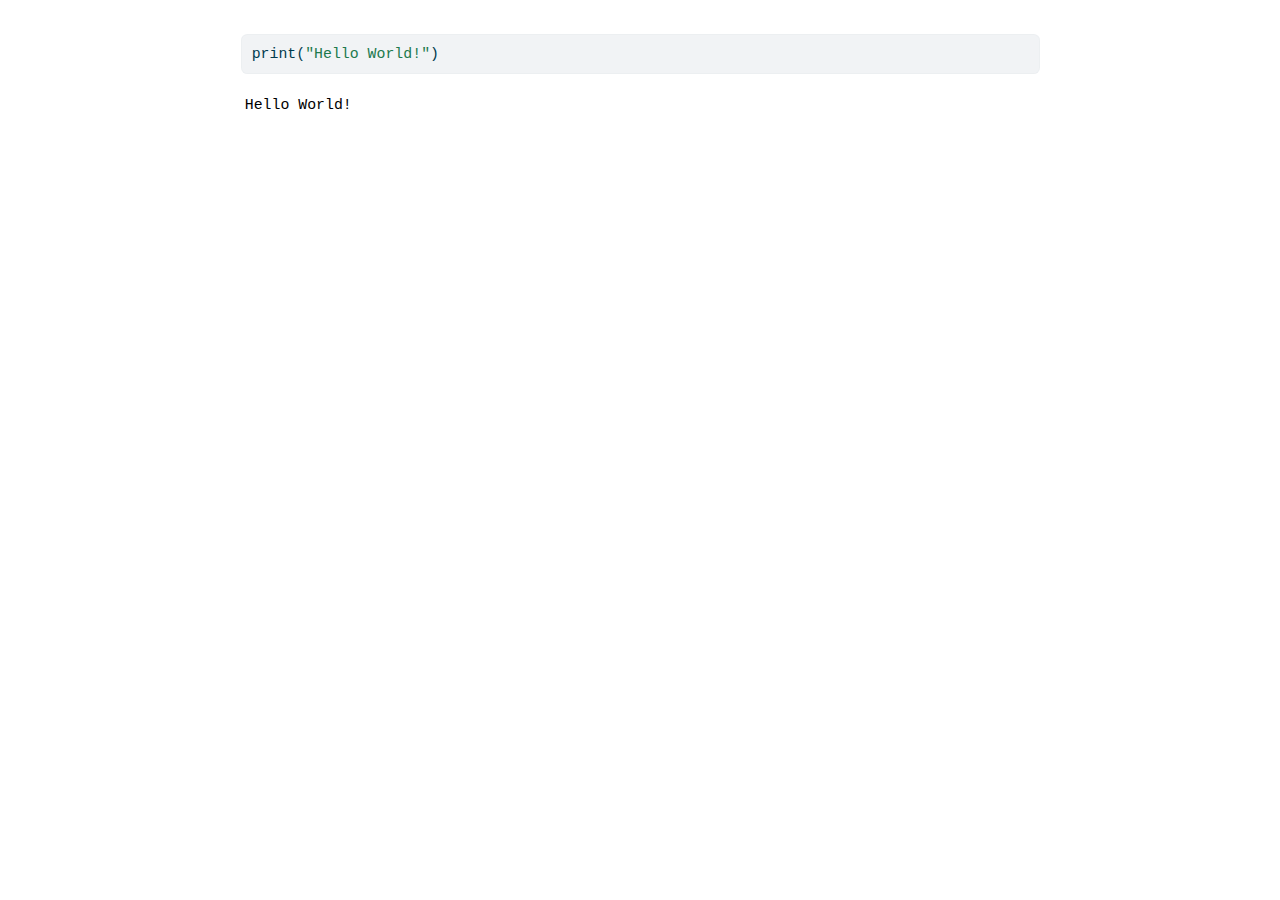
<file: Iyer-Final.html>
<!DOCTYPE html>
<html xmlns="http://www.w3.org/1999/xhtml" lang="en" xml:lang="en"><head>

<meta charset="utf-8">
<meta name="generator" content="quarto-1.8.25">

<meta name="viewport" content="width=device-width, initial-scale=1.0, user-scalable=yes">


<title>iyer-final</title>
<style>
code{white-space: pre-wrap;}
span.smallcaps{font-variant: small-caps;}
div.columns{display: flex; gap: min(4vw, 1.5em);}
div.column{flex: auto; overflow-x: auto;}
div.hanging-indent{margin-left: 1.5em; text-indent: -1.5em;}
ul.task-list{list-style: none;}
ul.task-list li input[type="checkbox"] {
  width: 0.8em;
  margin: 0 0.8em 0.2em -1em; /* quarto-specific, see https://github.com/quarto-dev/quarto-cli/issues/4556 */ 
  vertical-align: middle;
}
/* CSS for syntax highlighting */
html { -webkit-text-size-adjust: 100%; }
pre > code.sourceCode { white-space: pre; position: relative; }
pre > code.sourceCode > span { display: inline-block; line-height: 1.25; }
pre > code.sourceCode > span:empty { height: 1.2em; }
.sourceCode { overflow: visible; }
code.sourceCode > span { color: inherit; text-decoration: inherit; }
div.sourceCode { margin: 1em 0; }
pre.sourceCode { margin: 0; }
@media screen {
div.sourceCode { overflow: auto; }
}
@media print {
pre > code.sourceCode { white-space: pre-wrap; }
pre > code.sourceCode > span { text-indent: -5em; padding-left: 5em; }
}
pre.numberSource code
  { counter-reset: source-line 0; }
pre.numberSource code > span
  { position: relative; left: -4em; counter-increment: source-line; }
pre.numberSource code > span > a:first-child::before
  { content: counter(source-line);
    position: relative; left: -1em; text-align: right; vertical-align: baseline;
    border: none; display: inline-block;
    -webkit-touch-callout: none; -webkit-user-select: none;
    -khtml-user-select: none; -moz-user-select: none;
    -ms-user-select: none; user-select: none;
    padding: 0 4px; width: 4em;
  }
pre.numberSource { margin-left: 3em;  padding-left: 4px; }
div.sourceCode
  {   }
@media screen {
pre > code.sourceCode > span > a:first-child::before { text-decoration: underline; }
}
</style>


<script src="Iyer-Final_files/libs/clipboard/clipboard.min.js"></script>
<script src="Iyer-Final_files/libs/quarto-html/quarto.js" type="module"></script>
<script src="Iyer-Final_files/libs/quarto-html/tabsets/tabsets.js" type="module"></script>
<script src="Iyer-Final_files/libs/quarto-html/axe/axe-check.js" type="module"></script>
<script src="Iyer-Final_files/libs/quarto-html/popper.min.js"></script>
<script src="Iyer-Final_files/libs/quarto-html/tippy.umd.min.js"></script>
<script src="Iyer-Final_files/libs/quarto-html/anchor.min.js"></script>
<link href="Iyer-Final_files/libs/quarto-html/tippy.css" rel="stylesheet">
<link href="Iyer-Final_files/libs/quarto-html/quarto-syntax-highlighting-7b89279ff1a6dce999919e0e67d4d9ec.css" rel="stylesheet" id="quarto-text-highlighting-styles">
<script src="Iyer-Final_files/libs/bootstrap/bootstrap.min.js"></script>
<link href="Iyer-Final_files/libs/bootstrap/bootstrap-icons.css" rel="stylesheet">
<link href="Iyer-Final_files/libs/bootstrap/bootstrap-9e3ffae467580fdb927a41352e75a2e0.min.css" rel="stylesheet" append-hash="true" id="quarto-bootstrap" data-mode="light">


</head>

<body class="fullcontent quarto-light">

<div id="quarto-content" class="page-columns page-rows-contents page-layout-article">

<main class="content" id="quarto-document-content">




<div id="042b770c-992b-4044-881a-60f831bf2235" class="cell" data-execution_count="1">
<div class="code-copy-outer-scaffold"><div class="sourceCode cell-code" id="cb1"><pre class="sourceCode python code-with-copy"><code class="sourceCode python"><span id="cb1-1"><a href="#cb1-1" aria-hidden="true" tabindex="-1"></a><span class="bu">print</span>(<span class="st">"Hello World!"</span>)</span></code></pre></div><button title="Copy to Clipboard" class="code-copy-button"><i class="bi"></i></button></div>
<div class="cell-output cell-output-stdout">
<pre><code>Hello World!</code></pre>
</div>
</div>

</main>
<!-- /main column -->
<script id="quarto-html-after-body" type="application/javascript">
  window.document.addEventListener("DOMContentLoaded", function (event) {
    const icon = "";
    const anchorJS = new window.AnchorJS();
    anchorJS.options = {
      placement: 'right',
      icon: icon
    };
    anchorJS.add('.anchored');
    const isCodeAnnotation = (el) => {
      for (const clz of el.classList) {
        if (clz.startsWith('code-annotation-')) {                     
          return true;
        }
      }
      return false;
    }
    const onCopySuccess = function(e) {
      // button target
      const button = e.trigger;
      // don't keep focus
      button.blur();
      // flash "checked"
      button.classList.add('code-copy-button-checked');
      var currentTitle = button.getAttribute("title");
      button.setAttribute("title", "Copied!");
      let tooltip;
      if (window.bootstrap) {
        button.setAttribute("data-bs-toggle", "tooltip");
        button.setAttribute("data-bs-placement", "left");
        button.setAttribute("data-bs-title", "Copied!");
        tooltip = new bootstrap.Tooltip(button, 
          { trigger: "manual", 
            customClass: "code-copy-button-tooltip",
            offset: [0, -8]});
        tooltip.show();    
      }
      setTimeout(function() {
        if (tooltip) {
          tooltip.hide();
          button.removeAttribute("data-bs-title");
          button.removeAttribute("data-bs-toggle");
          button.removeAttribute("data-bs-placement");
        }
        button.setAttribute("title", currentTitle);
        button.classList.remove('code-copy-button-checked');
      }, 1000);
      // clear code selection
      e.clearSelection();
    }
    const getTextToCopy = function(trigger) {
      const outerScaffold = trigger.parentElement.cloneNode(true);
      const codeEl = outerScaffold.querySelector('code');
      for (const childEl of codeEl.children) {
        if (isCodeAnnotation(childEl)) {
          childEl.remove();
        }
      }
      return codeEl.innerText;
    }
    const clipboard = new window.ClipboardJS('.code-copy-button:not([data-in-quarto-modal])', {
      text: getTextToCopy
    });
    clipboard.on('success', onCopySuccess);
    if (window.document.getElementById('quarto-embedded-source-code-modal')) {
      const clipboardModal = new window.ClipboardJS('.code-copy-button[data-in-quarto-modal]', {
        text: getTextToCopy,
        container: window.document.getElementById('quarto-embedded-source-code-modal')
      });
      clipboardModal.on('success', onCopySuccess);
    }
      var localhostRegex = new RegExp(/^(?:http|https):\/\/localhost\:?[0-9]*\//);
      var mailtoRegex = new RegExp(/^mailto:/);
        var filterRegex = new RegExp('/' + window.location.host + '/');
      var isInternal = (href) => {
          return filterRegex.test(href) || localhostRegex.test(href) || mailtoRegex.test(href);
      }
      // Inspect non-navigation links and adorn them if external
     var links = window.document.querySelectorAll('a[href]:not(.nav-link):not(.navbar-brand):not(.toc-action):not(.sidebar-link):not(.sidebar-item-toggle):not(.pagination-link):not(.no-external):not([aria-hidden]):not(.dropdown-item):not(.quarto-navigation-tool):not(.about-link)');
      for (var i=0; i<links.length; i++) {
        const link = links[i];
        if (!isInternal(link.href)) {
          // undo the damage that might have been done by quarto-nav.js in the case of
          // links that we want to consider external
          if (link.dataset.originalHref !== undefined) {
            link.href = link.dataset.originalHref;
          }
        }
      }
    function tippyHover(el, contentFn, onTriggerFn, onUntriggerFn) {
      const config = {
        allowHTML: true,
        maxWidth: 500,
        delay: 100,
        arrow: false,
        appendTo: function(el) {
            return el.parentElement;
        },
        interactive: true,
        interactiveBorder: 10,
        theme: 'quarto',
        placement: 'bottom-start',
      };
      if (contentFn) {
        config.content = contentFn;
      }
      if (onTriggerFn) {
        config.onTrigger = onTriggerFn;
      }
      if (onUntriggerFn) {
        config.onUntrigger = onUntriggerFn;
      }
      window.tippy(el, config); 
    }
    const noterefs = window.document.querySelectorAll('a[role="doc-noteref"]');
    for (var i=0; i<noterefs.length; i++) {
      const ref = noterefs[i];
      tippyHover(ref, function() {
        // use id or data attribute instead here
        let href = ref.getAttribute('data-footnote-href') || ref.getAttribute('href');
        try { href = new URL(href).hash; } catch {}
        const id = href.replace(/^#\/?/, "");
        const note = window.document.getElementById(id);
        if (note) {
          return note.innerHTML;
        } else {
          return "";
        }
      });
    }
    const xrefs = window.document.querySelectorAll('a.quarto-xref');
    const processXRef = (id, note) => {
      // Strip column container classes
      const stripColumnClz = (el) => {
        el.classList.remove("page-full", "page-columns");
        if (el.children) {
          for (const child of el.children) {
            stripColumnClz(child);
          }
        }
      }
      stripColumnClz(note)
      if (id === null || id.startsWith('sec-')) {
        // Special case sections, only their first couple elements
        const container = document.createElement("div");
        if (note.children && note.children.length > 2) {
          container.appendChild(note.children[0].cloneNode(true));
          for (let i = 1; i < note.children.length; i++) {
            const child = note.children[i];
            if (child.tagName === "P" && child.innerText === "") {
              continue;
            } else {
              container.appendChild(child.cloneNode(true));
              break;
            }
          }
          if (window.Quarto?.typesetMath) {
            window.Quarto.typesetMath(container);
          }
          return container.innerHTML
        } else {
          if (window.Quarto?.typesetMath) {
            window.Quarto.typesetMath(note);
          }
          return note.innerHTML;
        }
      } else {
        // Remove any anchor links if they are present
        const anchorLink = note.querySelector('a.anchorjs-link');
        if (anchorLink) {
          anchorLink.remove();
        }
        if (window.Quarto?.typesetMath) {
          window.Quarto.typesetMath(note);
        }
        if (note.classList.contains("callout")) {
          return note.outerHTML;
        } else {
          return note.innerHTML;
        }
      }
    }
    for (var i=0; i<xrefs.length; i++) {
      const xref = xrefs[i];
      tippyHover(xref, undefined, function(instance) {
        instance.disable();
        let url = xref.getAttribute('href');
        let hash = undefined; 
        if (url.startsWith('#')) {
          hash = url;
        } else {
          try { hash = new URL(url).hash; } catch {}
        }
        if (hash) {
          const id = hash.replace(/^#\/?/, "");
          const note = window.document.getElementById(id);
          if (note !== null) {
            try {
              const html = processXRef(id, note.cloneNode(true));
              instance.setContent(html);
            } finally {
              instance.enable();
              instance.show();
            }
          } else {
            // See if we can fetch this
            fetch(url.split('#')[0])
            .then(res => res.text())
            .then(html => {
              const parser = new DOMParser();
              const htmlDoc = parser.parseFromString(html, "text/html");
              const note = htmlDoc.getElementById(id);
              if (note !== null) {
                const html = processXRef(id, note);
                instance.setContent(html);
              } 
            }).finally(() => {
              instance.enable();
              instance.show();
            });
          }
        } else {
          // See if we can fetch a full url (with no hash to target)
          // This is a special case and we should probably do some content thinning / targeting
          fetch(url)
          .then(res => res.text())
          .then(html => {
            const parser = new DOMParser();
            const htmlDoc = parser.parseFromString(html, "text/html");
            const note = htmlDoc.querySelector('main.content');
            if (note !== null) {
              // This should only happen for chapter cross references
              // (since there is no id in the URL)
              // remove the first header
              if (note.children.length > 0 && note.children[0].tagName === "HEADER") {
                note.children[0].remove();
              }
              const html = processXRef(null, note);
              instance.setContent(html);
            } 
          }).finally(() => {
            instance.enable();
            instance.show();
          });
        }
      }, function(instance) {
      });
    }
        let selectedAnnoteEl;
        const selectorForAnnotation = ( cell, annotation) => {
          let cellAttr = 'data-code-cell="' + cell + '"';
          let lineAttr = 'data-code-annotation="' +  annotation + '"';
          const selector = 'span[' + cellAttr + '][' + lineAttr + ']';
          return selector;
        }
        const selectCodeLines = (annoteEl) => {
          const doc = window.document;
          const targetCell = annoteEl.getAttribute("data-target-cell");
          const targetAnnotation = annoteEl.getAttribute("data-target-annotation");
          const annoteSpan = window.document.querySelector(selectorForAnnotation(targetCell, targetAnnotation));
          const lines = annoteSpan.getAttribute("data-code-lines").split(",");
          const lineIds = lines.map((line) => {
            return targetCell + "-" + line;
          })
          let top = null;
          let height = null;
          let parent = null;
          if (lineIds.length > 0) {
              //compute the position of the single el (top and bottom and make a div)
              const el = window.document.getElementById(lineIds[0]);
              top = el.offsetTop;
              height = el.offsetHeight;
              parent = el.parentElement.parentElement;
            if (lineIds.length > 1) {
              const lastEl = window.document.getElementById(lineIds[lineIds.length - 1]);
              const bottom = lastEl.offsetTop + lastEl.offsetHeight;
              height = bottom - top;
            }
            if (top !== null && height !== null && parent !== null) {
              // cook up a div (if necessary) and position it 
              let div = window.document.getElementById("code-annotation-line-highlight");
              if (div === null) {
                div = window.document.createElement("div");
                div.setAttribute("id", "code-annotation-line-highlight");
                div.style.position = 'absolute';
                parent.appendChild(div);
              }
              div.style.top = top - 2 + "px";
              div.style.height = height + 4 + "px";
              div.style.left = 0;
              let gutterDiv = window.document.getElementById("code-annotation-line-highlight-gutter");
              if (gutterDiv === null) {
                gutterDiv = window.document.createElement("div");
                gutterDiv.setAttribute("id", "code-annotation-line-highlight-gutter");
                gutterDiv.style.position = 'absolute';
                const codeCell = window.document.getElementById(targetCell);
                const gutter = codeCell.querySelector('.code-annotation-gutter');
                gutter.appendChild(gutterDiv);
              }
              gutterDiv.style.top = top - 2 + "px";
              gutterDiv.style.height = height + 4 + "px";
            }
            selectedAnnoteEl = annoteEl;
          }
        };
        const unselectCodeLines = () => {
          const elementsIds = ["code-annotation-line-highlight", "code-annotation-line-highlight-gutter"];
          elementsIds.forEach((elId) => {
            const div = window.document.getElementById(elId);
            if (div) {
              div.remove();
            }
          });
          selectedAnnoteEl = undefined;
        };
          // Handle positioning of the toggle
      window.addEventListener(
        "resize",
        throttle(() => {
          elRect = undefined;
          if (selectedAnnoteEl) {
            selectCodeLines(selectedAnnoteEl);
          }
        }, 10)
      );
      function throttle(fn, ms) {
      let throttle = false;
      let timer;
        return (...args) => {
          if(!throttle) { // first call gets through
              fn.apply(this, args);
              throttle = true;
          } else { // all the others get throttled
              if(timer) clearTimeout(timer); // cancel #2
              timer = setTimeout(() => {
                fn.apply(this, args);
                timer = throttle = false;
              }, ms);
          }
        };
      }
        // Attach click handler to the DT
        const annoteDls = window.document.querySelectorAll('dt[data-target-cell]');
        for (const annoteDlNode of annoteDls) {
          annoteDlNode.addEventListener('click', (event) => {
            const clickedEl = event.target;
            if (clickedEl !== selectedAnnoteEl) {
              unselectCodeLines();
              const activeEl = window.document.querySelector('dt[data-target-cell].code-annotation-active');
              if (activeEl) {
                activeEl.classList.remove('code-annotation-active');
              }
              selectCodeLines(clickedEl);
              clickedEl.classList.add('code-annotation-active');
            } else {
              // Unselect the line
              unselectCodeLines();
              clickedEl.classList.remove('code-annotation-active');
            }
          });
        }
    const findCites = (el) => {
      const parentEl = el.parentElement;
      if (parentEl) {
        const cites = parentEl.dataset.cites;
        if (cites) {
          return {
            el,
            cites: cites.split(' ')
          };
        } else {
          return findCites(el.parentElement)
        }
      } else {
        return undefined;
      }
    };
    var bibliorefs = window.document.querySelectorAll('a[role="doc-biblioref"]');
    for (var i=0; i<bibliorefs.length; i++) {
      const ref = bibliorefs[i];
      const citeInfo = findCites(ref);
      if (citeInfo) {
        tippyHover(citeInfo.el, function() {
          var popup = window.document.createElement('div');
          citeInfo.cites.forEach(function(cite) {
            var citeDiv = window.document.createElement('div');
            citeDiv.classList.add('hanging-indent');
            citeDiv.classList.add('csl-entry');
            var biblioDiv = window.document.getElementById('ref-' + cite);
            if (biblioDiv) {
              citeDiv.innerHTML = biblioDiv.innerHTML;
            }
            popup.appendChild(citeDiv);
          });
          return popup.innerHTML;
        });
      }
    }
  });
  </script>
</div> <!-- /content -->




</body></html>
</file>
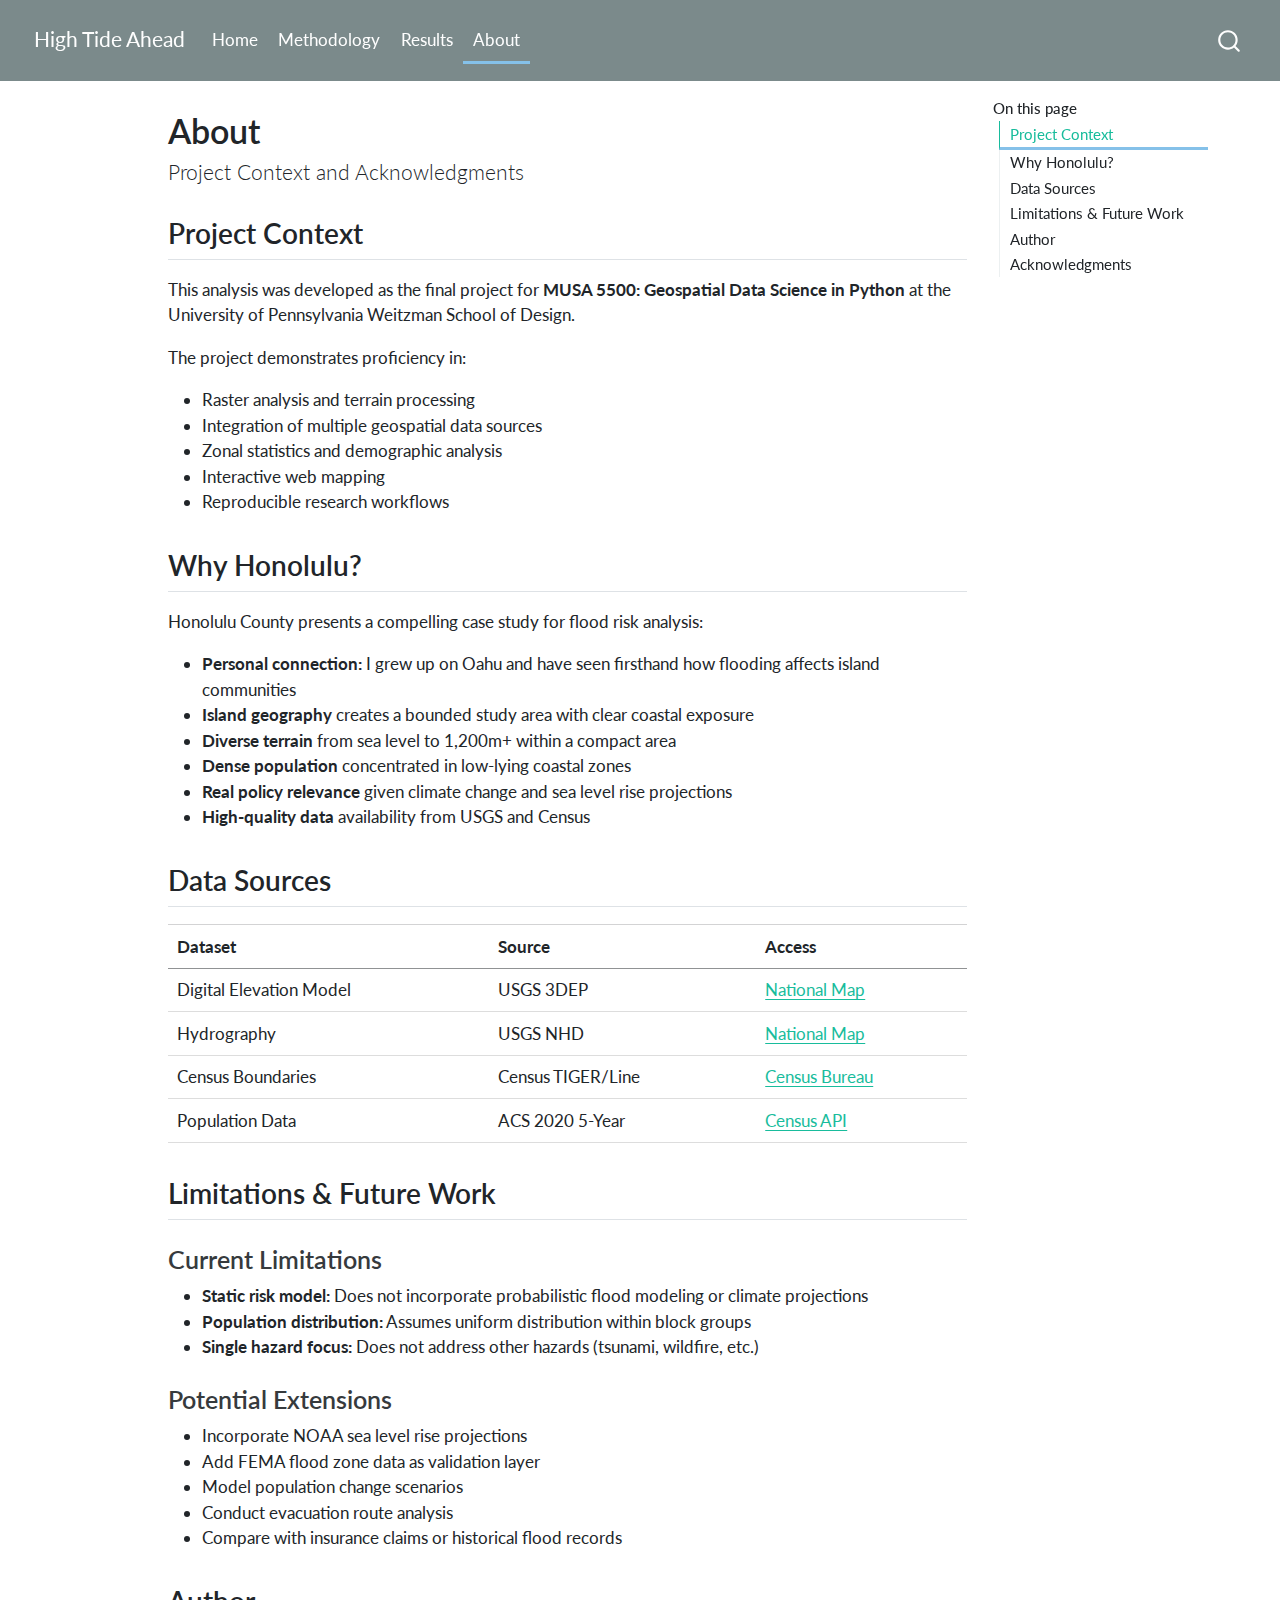
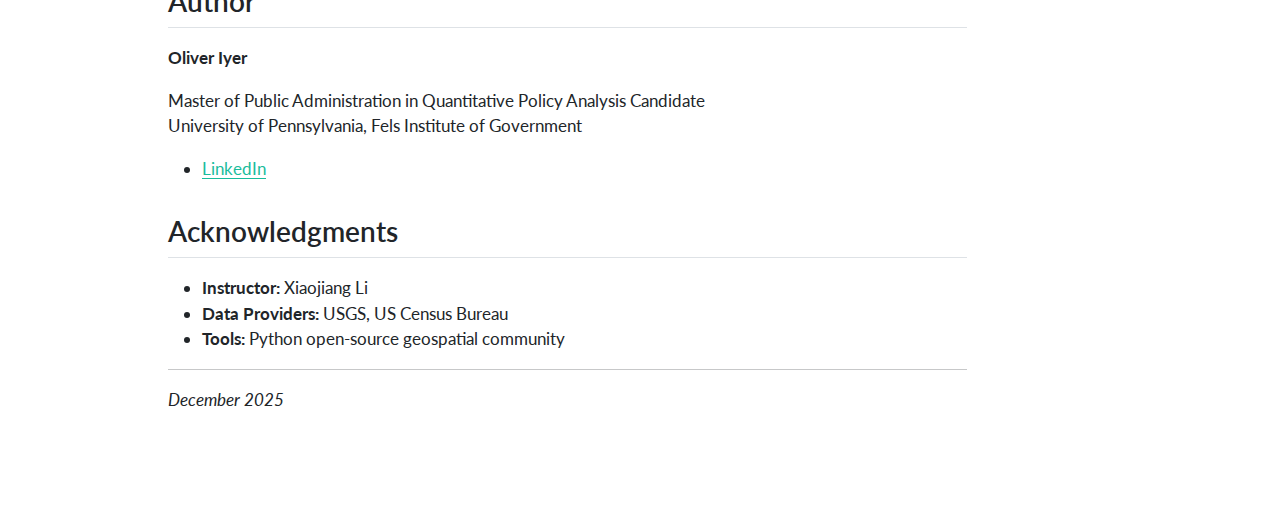
<file: docs/about.html>
<!DOCTYPE html>
<html xmlns="http://www.w3.org/1999/xhtml" lang="en" xml:lang="en"><head>

<meta charset="utf-8">
<meta name="generator" content="quarto-1.8.25">

<meta name="viewport" content="width=device-width, initial-scale=1.0, user-scalable=yes">


<title>About – High Tide Ahead</title>
<style>
code{white-space: pre-wrap;}
span.smallcaps{font-variant: small-caps;}
div.columns{display: flex; gap: min(4vw, 1.5em);}
div.column{flex: auto; overflow-x: auto;}
div.hanging-indent{margin-left: 1.5em; text-indent: -1.5em;}
ul.task-list{list-style: none;}
ul.task-list li input[type="checkbox"] {
  width: 0.8em;
  margin: 0 0.8em 0.2em -1em; /* quarto-specific, see https://github.com/quarto-dev/quarto-cli/issues/4556 */ 
  vertical-align: middle;
}
</style>


<script src="site_libs/quarto-nav/quarto-nav.js"></script>
<script src="site_libs/quarto-nav/headroom.min.js"></script>
<script src="site_libs/clipboard/clipboard.min.js"></script>
<script src="site_libs/quarto-search/autocomplete.umd.js"></script>
<script src="site_libs/quarto-search/fuse.min.js"></script>
<script src="site_libs/quarto-search/quarto-search.js"></script>
<meta name="quarto:offset" content="./">
<script src="site_libs/quarto-html/quarto.js" type="module"></script>
<script src="site_libs/quarto-html/tabsets/tabsets.js" type="module"></script>
<script src="site_libs/quarto-html/axe/axe-check.js" type="module"></script>
<script src="site_libs/quarto-html/popper.min.js"></script>
<script src="site_libs/quarto-html/tippy.umd.min.js"></script>
<script src="site_libs/quarto-html/anchor.min.js"></script>
<link href="site_libs/quarto-html/tippy.css" rel="stylesheet">
<link href="site_libs/quarto-html/quarto-syntax-highlighting-7b89279ff1a6dce999919e0e67d4d9ec.css" rel="stylesheet" id="quarto-text-highlighting-styles">
<script src="site_libs/bootstrap/bootstrap.min.js"></script>
<link href="site_libs/bootstrap/bootstrap-icons.css" rel="stylesheet">
<link href="site_libs/bootstrap/bootstrap-a53b728559d266de2f2f6fd3e95d17f3.min.css" rel="stylesheet" append-hash="true" id="quarto-bootstrap" data-mode="light">
<script id="quarto-search-options" type="application/json">{
  "location": "navbar",
  "copy-button": false,
  "collapse-after": 3,
  "panel-placement": "end",
  "type": "overlay",
  "limit": 50,
  "keyboard-shortcut": [
    "f",
    "/",
    "s"
  ],
  "show-item-context": false,
  "language": {
    "search-no-results-text": "No results",
    "search-matching-documents-text": "matching documents",
    "search-copy-link-title": "Copy link to search",
    "search-hide-matches-text": "Hide additional matches",
    "search-more-match-text": "more match in this document",
    "search-more-matches-text": "more matches in this document",
    "search-clear-button-title": "Clear",
    "search-text-placeholder": "",
    "search-detached-cancel-button-title": "Cancel",
    "search-submit-button-title": "Submit",
    "search-label": "Search"
  }
}</script>


<link rel="stylesheet" href="styles.css">
</head>

<body class="nav-fixed quarto-light">

<div id="quarto-search-results"></div>
  <header id="quarto-header" class="headroom fixed-top">
    <nav class="navbar navbar-expand-lg " data-bs-theme="dark">
      <div class="navbar-container container-fluid">
      <div class="navbar-brand-container mx-auto">
    <a href="./index.html" class="navbar-brand navbar-brand-logo">
    </a>
    <a class="navbar-brand" href="./index.html">
    <span class="navbar-title">High Tide Ahead</span>
    </a>
  </div>
            <div id="quarto-search" class="" title="Search"></div>
          <button class="navbar-toggler" type="button" data-bs-toggle="collapse" data-bs-target="#navbarCollapse" aria-controls="navbarCollapse" role="menu" aria-expanded="false" aria-label="Toggle navigation" onclick="if (window.quartoToggleHeadroom) { window.quartoToggleHeadroom(); }">
  <span class="navbar-toggler-icon"></span>
</button>
          <div class="collapse navbar-collapse" id="navbarCollapse">
            <ul class="navbar-nav navbar-nav-scroll me-auto">
  <li class="nav-item">
    <a class="nav-link" href="./index.html"> 
<span class="menu-text">Home</span></a>
  </li>  
  <li class="nav-item">
    <a class="nav-link" href="./methodology.html"> 
<span class="menu-text">Methodology</span></a>
  </li>  
  <li class="nav-item">
    <a class="nav-link" href="./results.html"> 
<span class="menu-text">Results</span></a>
  </li>  
  <li class="nav-item">
    <a class="nav-link active" href="./about.html" aria-current="page"> 
<span class="menu-text">About</span></a>
  </li>  
</ul>
          </div> <!-- /navcollapse -->
            <div class="quarto-navbar-tools">
</div>
      </div> <!-- /container-fluid -->
    </nav>
</header>
<!-- content -->
<div id="quarto-content" class="quarto-container page-columns page-rows-contents page-layout-article page-navbar">
<!-- sidebar -->
<!-- margin-sidebar -->
    <div id="quarto-margin-sidebar" class="sidebar margin-sidebar">
        <nav id="TOC" role="doc-toc" class="toc-active">
    <h2 id="toc-title">On this page</h2>
   
  <ul>
  <li><a href="#project-context" id="toc-project-context" class="nav-link active" data-scroll-target="#project-context">Project Context</a></li>
  <li><a href="#why-honolulu" id="toc-why-honolulu" class="nav-link" data-scroll-target="#why-honolulu">Why Honolulu?</a></li>
  <li><a href="#data-sources" id="toc-data-sources" class="nav-link" data-scroll-target="#data-sources">Data Sources</a></li>
  <li><a href="#limitations-future-work" id="toc-limitations-future-work" class="nav-link" data-scroll-target="#limitations-future-work">Limitations &amp; Future Work</a>
  <ul class="collapse">
  <li><a href="#current-limitations" id="toc-current-limitations" class="nav-link" data-scroll-target="#current-limitations">Current Limitations</a></li>
  <li><a href="#potential-extensions" id="toc-potential-extensions" class="nav-link" data-scroll-target="#potential-extensions">Potential Extensions</a></li>
  </ul></li>
  <li><a href="#author" id="toc-author" class="nav-link" data-scroll-target="#author">Author</a></li>
  <li><a href="#acknowledgments" id="toc-acknowledgments" class="nav-link" data-scroll-target="#acknowledgments">Acknowledgments</a></li>
  </ul>
</nav>
    </div>
<!-- main -->
<main class="content" id="quarto-document-content">

<header id="title-block-header" class="quarto-title-block default">
<div class="quarto-title">
<h1 class="title">About</h1>
<p class="subtitle lead">Project Context and Acknowledgments</p>
</div>



<div class="quarto-title-meta">

    
  
    
  </div>
  


</header>


<section id="project-context" class="level2">
<h2 class="anchored" data-anchor-id="project-context">Project Context</h2>
<p>This analysis was developed as the final project for <strong>MUSA 5500: Geospatial Data Science in Python</strong> at the University of Pennsylvania Weitzman School of Design.</p>
<p>The project demonstrates proficiency in:</p>
<ul>
<li>Raster analysis and terrain processing</li>
<li>Integration of multiple geospatial data sources</li>
<li>Zonal statistics and demographic analysis</li>
<li>Interactive web mapping</li>
<li>Reproducible research workflows</li>
</ul>
</section>
<section id="why-honolulu" class="level2">
<h2 class="anchored" data-anchor-id="why-honolulu">Why Honolulu?</h2>
<p>Honolulu County presents a compelling case study for flood risk analysis:</p>
<ul>
<li><strong>Personal connection:</strong> I grew up on Oahu and have seen firsthand how flooding affects island communities</li>
<li><strong>Island geography</strong> creates a bounded study area with clear coastal exposure</li>
<li><strong>Diverse terrain</strong> from sea level to 1,200m+ within a compact area</li>
<li><strong>Dense population</strong> concentrated in low-lying coastal zones</li>
<li><strong>Real policy relevance</strong> given climate change and sea level rise projections</li>
<li><strong>High-quality data</strong> availability from USGS and Census</li>
</ul>
</section>
<section id="data-sources" class="level2">
<h2 class="anchored" data-anchor-id="data-sources">Data Sources</h2>
<table class="caption-top table">
<thead>
<tr class="header">
<th>Dataset</th>
<th>Source</th>
<th>Access</th>
</tr>
</thead>
<tbody>
<tr class="odd">
<td>Digital Elevation Model</td>
<td>USGS 3DEP</td>
<td><a href="https://apps.nationalmap.gov/downloader/">National Map</a></td>
</tr>
<tr class="even">
<td>Hydrography</td>
<td>USGS NHD</td>
<td><a href="https://apps.nationalmap.gov/downloader/">National Map</a></td>
</tr>
<tr class="odd">
<td>Census Boundaries</td>
<td>Census TIGER/Line</td>
<td><a href="https://www.census.gov/geographies/mapping-files/time-series/geo/tiger-line-file.html">Census Bureau</a></td>
</tr>
<tr class="even">
<td>Population Data</td>
<td>ACS 2020 5-Year</td>
<td><a href="https://www.census.gov/data/developers/data-sets/acs-5year.html">Census API</a></td>
</tr>
</tbody>
</table>
</section>
<section id="limitations-future-work" class="level2">
<h2 class="anchored" data-anchor-id="limitations-future-work">Limitations &amp; Future Work</h2>
<section id="current-limitations" class="level3">
<h3 class="anchored" data-anchor-id="current-limitations">Current Limitations</h3>
<ul>
<li><strong>Static risk model:</strong> Does not incorporate probabilistic flood modeling or climate projections</li>
<li><strong>Population distribution:</strong> Assumes uniform distribution within block groups</li>
<li><strong>Single hazard focus:</strong> Does not address other hazards (tsunami, wildfire, etc.)</li>
</ul>
</section>
<section id="potential-extensions" class="level3">
<h3 class="anchored" data-anchor-id="potential-extensions">Potential Extensions</h3>
<ul>
<li>Incorporate NOAA sea level rise projections</li>
<li>Add FEMA flood zone data as validation layer</li>
<li>Model population change scenarios</li>
<li>Conduct evacuation route analysis</li>
<li>Compare with insurance claims or historical flood records</li>
</ul>
</section>
</section>
<section id="author" class="level2">
<h2 class="anchored" data-anchor-id="author">Author</h2>
<p><strong>Oliver Iyer</strong></p>
<p>Master of Public Administration in Quantitative Policy Analysis Candidate<br>
University of Pennsylvania, Fels Institute of Government</p>
<ul>
<li><a href="https://www.linkedin.com/in/oliver-iyer24/">LinkedIn</a></li>
</ul>
</section>
<section id="acknowledgments" class="level2">
<h2 class="anchored" data-anchor-id="acknowledgments">Acknowledgments</h2>
<ul>
<li><strong>Instructor:</strong> Xiaojiang Li</li>
<li><strong>Data Providers:</strong> USGS, US Census Bureau</li>
<li><strong>Tools:</strong> Python open-source geospatial community</li>
</ul>
<hr>
<p><em>December 2025</em></p>


</section>

</main> <!-- /main -->
<script id="quarto-html-after-body" type="application/javascript">
  window.document.addEventListener("DOMContentLoaded", function (event) {
    const icon = "";
    const anchorJS = new window.AnchorJS();
    anchorJS.options = {
      placement: 'right',
      icon: icon
    };
    anchorJS.add('.anchored');
    const isCodeAnnotation = (el) => {
      for (const clz of el.classList) {
        if (clz.startsWith('code-annotation-')) {                     
          return true;
        }
      }
      return false;
    }
    const onCopySuccess = function(e) {
      // button target
      const button = e.trigger;
      // don't keep focus
      button.blur();
      // flash "checked"
      button.classList.add('code-copy-button-checked');
      var currentTitle = button.getAttribute("title");
      button.setAttribute("title", "Copied!");
      let tooltip;
      if (window.bootstrap) {
        button.setAttribute("data-bs-toggle", "tooltip");
        button.setAttribute("data-bs-placement", "left");
        button.setAttribute("data-bs-title", "Copied!");
        tooltip = new bootstrap.Tooltip(button, 
          { trigger: "manual", 
            customClass: "code-copy-button-tooltip",
            offset: [0, -8]});
        tooltip.show();    
      }
      setTimeout(function() {
        if (tooltip) {
          tooltip.hide();
          button.removeAttribute("data-bs-title");
          button.removeAttribute("data-bs-toggle");
          button.removeAttribute("data-bs-placement");
        }
        button.setAttribute("title", currentTitle);
        button.classList.remove('code-copy-button-checked');
      }, 1000);
      // clear code selection
      e.clearSelection();
    }
    const getTextToCopy = function(trigger) {
      const outerScaffold = trigger.parentElement.cloneNode(true);
      const codeEl = outerScaffold.querySelector('code');
      for (const childEl of codeEl.children) {
        if (isCodeAnnotation(childEl)) {
          childEl.remove();
        }
      }
      return codeEl.innerText;
    }
    const clipboard = new window.ClipboardJS('.code-copy-button:not([data-in-quarto-modal])', {
      text: getTextToCopy
    });
    clipboard.on('success', onCopySuccess);
    if (window.document.getElementById('quarto-embedded-source-code-modal')) {
      const clipboardModal = new window.ClipboardJS('.code-copy-button[data-in-quarto-modal]', {
        text: getTextToCopy,
        container: window.document.getElementById('quarto-embedded-source-code-modal')
      });
      clipboardModal.on('success', onCopySuccess);
    }
      var localhostRegex = new RegExp(/^(?:http|https):\/\/localhost\:?[0-9]*\//);
      var mailtoRegex = new RegExp(/^mailto:/);
        var filterRegex = new RegExp('/' + window.location.host + '/');
      var isInternal = (href) => {
          return filterRegex.test(href) || localhostRegex.test(href) || mailtoRegex.test(href);
      }
      // Inspect non-navigation links and adorn them if external
     var links = window.document.querySelectorAll('a[href]:not(.nav-link):not(.navbar-brand):not(.toc-action):not(.sidebar-link):not(.sidebar-item-toggle):not(.pagination-link):not(.no-external):not([aria-hidden]):not(.dropdown-item):not(.quarto-navigation-tool):not(.about-link)');
      for (var i=0; i<links.length; i++) {
        const link = links[i];
        if (!isInternal(link.href)) {
          // undo the damage that might have been done by quarto-nav.js in the case of
          // links that we want to consider external
          if (link.dataset.originalHref !== undefined) {
            link.href = link.dataset.originalHref;
          }
        }
      }
    function tippyHover(el, contentFn, onTriggerFn, onUntriggerFn) {
      const config = {
        allowHTML: true,
        maxWidth: 500,
        delay: 100,
        arrow: false,
        appendTo: function(el) {
            return el.parentElement;
        },
        interactive: true,
        interactiveBorder: 10,
        theme: 'quarto',
        placement: 'bottom-start',
      };
      if (contentFn) {
        config.content = contentFn;
      }
      if (onTriggerFn) {
        config.onTrigger = onTriggerFn;
      }
      if (onUntriggerFn) {
        config.onUntrigger = onUntriggerFn;
      }
      window.tippy(el, config); 
    }
    const noterefs = window.document.querySelectorAll('a[role="doc-noteref"]');
    for (var i=0; i<noterefs.length; i++) {
      const ref = noterefs[i];
      tippyHover(ref, function() {
        // use id or data attribute instead here
        let href = ref.getAttribute('data-footnote-href') || ref.getAttribute('href');
        try { href = new URL(href).hash; } catch {}
        const id = href.replace(/^#\/?/, "");
        const note = window.document.getElementById(id);
        if (note) {
          return note.innerHTML;
        } else {
          return "";
        }
      });
    }
    const xrefs = window.document.querySelectorAll('a.quarto-xref');
    const processXRef = (id, note) => {
      // Strip column container classes
      const stripColumnClz = (el) => {
        el.classList.remove("page-full", "page-columns");
        if (el.children) {
          for (const child of el.children) {
            stripColumnClz(child);
          }
        }
      }
      stripColumnClz(note)
      if (id === null || id.startsWith('sec-')) {
        // Special case sections, only their first couple elements
        const container = document.createElement("div");
        if (note.children && note.children.length > 2) {
          container.appendChild(note.children[0].cloneNode(true));
          for (let i = 1; i < note.children.length; i++) {
            const child = note.children[i];
            if (child.tagName === "P" && child.innerText === "") {
              continue;
            } else {
              container.appendChild(child.cloneNode(true));
              break;
            }
          }
          if (window.Quarto?.typesetMath) {
            window.Quarto.typesetMath(container);
          }
          return container.innerHTML
        } else {
          if (window.Quarto?.typesetMath) {
            window.Quarto.typesetMath(note);
          }
          return note.innerHTML;
        }
      } else {
        // Remove any anchor links if they are present
        const anchorLink = note.querySelector('a.anchorjs-link');
        if (anchorLink) {
          anchorLink.remove();
        }
        if (window.Quarto?.typesetMath) {
          window.Quarto.typesetMath(note);
        }
        if (note.classList.contains("callout")) {
          return note.outerHTML;
        } else {
          return note.innerHTML;
        }
      }
    }
    for (var i=0; i<xrefs.length; i++) {
      const xref = xrefs[i];
      tippyHover(xref, undefined, function(instance) {
        instance.disable();
        let url = xref.getAttribute('href');
        let hash = undefined; 
        if (url.startsWith('#')) {
          hash = url;
        } else {
          try { hash = new URL(url).hash; } catch {}
        }
        if (hash) {
          const id = hash.replace(/^#\/?/, "");
          const note = window.document.getElementById(id);
          if (note !== null) {
            try {
              const html = processXRef(id, note.cloneNode(true));
              instance.setContent(html);
            } finally {
              instance.enable();
              instance.show();
            }
          } else {
            // See if we can fetch this
            fetch(url.split('#')[0])
            .then(res => res.text())
            .then(html => {
              const parser = new DOMParser();
              const htmlDoc = parser.parseFromString(html, "text/html");
              const note = htmlDoc.getElementById(id);
              if (note !== null) {
                const html = processXRef(id, note);
                instance.setContent(html);
              } 
            }).finally(() => {
              instance.enable();
              instance.show();
            });
          }
        } else {
          // See if we can fetch a full url (with no hash to target)
          // This is a special case and we should probably do some content thinning / targeting
          fetch(url)
          .then(res => res.text())
          .then(html => {
            const parser = new DOMParser();
            const htmlDoc = parser.parseFromString(html, "text/html");
            const note = htmlDoc.querySelector('main.content');
            if (note !== null) {
              // This should only happen for chapter cross references
              // (since there is no id in the URL)
              // remove the first header
              if (note.children.length > 0 && note.children[0].tagName === "HEADER") {
                note.children[0].remove();
              }
              const html = processXRef(null, note);
              instance.setContent(html);
            } 
          }).finally(() => {
            instance.enable();
            instance.show();
          });
        }
      }, function(instance) {
      });
    }
        let selectedAnnoteEl;
        const selectorForAnnotation = ( cell, annotation) => {
          let cellAttr = 'data-code-cell="' + cell + '"';
          let lineAttr = 'data-code-annotation="' +  annotation + '"';
          const selector = 'span[' + cellAttr + '][' + lineAttr + ']';
          return selector;
        }
        const selectCodeLines = (annoteEl) => {
          const doc = window.document;
          const targetCell = annoteEl.getAttribute("data-target-cell");
          const targetAnnotation = annoteEl.getAttribute("data-target-annotation");
          const annoteSpan = window.document.querySelector(selectorForAnnotation(targetCell, targetAnnotation));
          const lines = annoteSpan.getAttribute("data-code-lines").split(",");
          const lineIds = lines.map((line) => {
            return targetCell + "-" + line;
          })
          let top = null;
          let height = null;
          let parent = null;
          if (lineIds.length > 0) {
              //compute the position of the single el (top and bottom and make a div)
              const el = window.document.getElementById(lineIds[0]);
              top = el.offsetTop;
              height = el.offsetHeight;
              parent = el.parentElement.parentElement;
            if (lineIds.length > 1) {
              const lastEl = window.document.getElementById(lineIds[lineIds.length - 1]);
              const bottom = lastEl.offsetTop + lastEl.offsetHeight;
              height = bottom - top;
            }
            if (top !== null && height !== null && parent !== null) {
              // cook up a div (if necessary) and position it 
              let div = window.document.getElementById("code-annotation-line-highlight");
              if (div === null) {
                div = window.document.createElement("div");
                div.setAttribute("id", "code-annotation-line-highlight");
                div.style.position = 'absolute';
                parent.appendChild(div);
              }
              div.style.top = top - 2 + "px";
              div.style.height = height + 4 + "px";
              div.style.left = 0;
              let gutterDiv = window.document.getElementById("code-annotation-line-highlight-gutter");
              if (gutterDiv === null) {
                gutterDiv = window.document.createElement("div");
                gutterDiv.setAttribute("id", "code-annotation-line-highlight-gutter");
                gutterDiv.style.position = 'absolute';
                const codeCell = window.document.getElementById(targetCell);
                const gutter = codeCell.querySelector('.code-annotation-gutter');
                gutter.appendChild(gutterDiv);
              }
              gutterDiv.style.top = top - 2 + "px";
              gutterDiv.style.height = height + 4 + "px";
            }
            selectedAnnoteEl = annoteEl;
          }
        };
        const unselectCodeLines = () => {
          const elementsIds = ["code-annotation-line-highlight", "code-annotation-line-highlight-gutter"];
          elementsIds.forEach((elId) => {
            const div = window.document.getElementById(elId);
            if (div) {
              div.remove();
            }
          });
          selectedAnnoteEl = undefined;
        };
          // Handle positioning of the toggle
      window.addEventListener(
        "resize",
        throttle(() => {
          elRect = undefined;
          if (selectedAnnoteEl) {
            selectCodeLines(selectedAnnoteEl);
          }
        }, 10)
      );
      function throttle(fn, ms) {
      let throttle = false;
      let timer;
        return (...args) => {
          if(!throttle) { // first call gets through
              fn.apply(this, args);
              throttle = true;
          } else { // all the others get throttled
              if(timer) clearTimeout(timer); // cancel #2
              timer = setTimeout(() => {
                fn.apply(this, args);
                timer = throttle = false;
              }, ms);
          }
        };
      }
        // Attach click handler to the DT
        const annoteDls = window.document.querySelectorAll('dt[data-target-cell]');
        for (const annoteDlNode of annoteDls) {
          annoteDlNode.addEventListener('click', (event) => {
            const clickedEl = event.target;
            if (clickedEl !== selectedAnnoteEl) {
              unselectCodeLines();
              const activeEl = window.document.querySelector('dt[data-target-cell].code-annotation-active');
              if (activeEl) {
                activeEl.classList.remove('code-annotation-active');
              }
              selectCodeLines(clickedEl);
              clickedEl.classList.add('code-annotation-active');
            } else {
              // Unselect the line
              unselectCodeLines();
              clickedEl.classList.remove('code-annotation-active');
            }
          });
        }
    const findCites = (el) => {
      const parentEl = el.parentElement;
      if (parentEl) {
        const cites = parentEl.dataset.cites;
        if (cites) {
          return {
            el,
            cites: cites.split(' ')
          };
        } else {
          return findCites(el.parentElement)
        }
      } else {
        return undefined;
      }
    };
    var bibliorefs = window.document.querySelectorAll('a[role="doc-biblioref"]');
    for (var i=0; i<bibliorefs.length; i++) {
      const ref = bibliorefs[i];
      const citeInfo = findCites(ref);
      if (citeInfo) {
        tippyHover(citeInfo.el, function() {
          var popup = window.document.createElement('div');
          citeInfo.cites.forEach(function(cite) {
            var citeDiv = window.document.createElement('div');
            citeDiv.classList.add('hanging-indent');
            citeDiv.classList.add('csl-entry');
            var biblioDiv = window.document.getElementById('ref-' + cite);
            if (biblioDiv) {
              citeDiv.innerHTML = biblioDiv.innerHTML;
            }
            popup.appendChild(citeDiv);
          });
          return popup.innerHTML;
        });
      }
    }
  });
  </script>
</div> <!-- /content -->




</body></html>
</file>
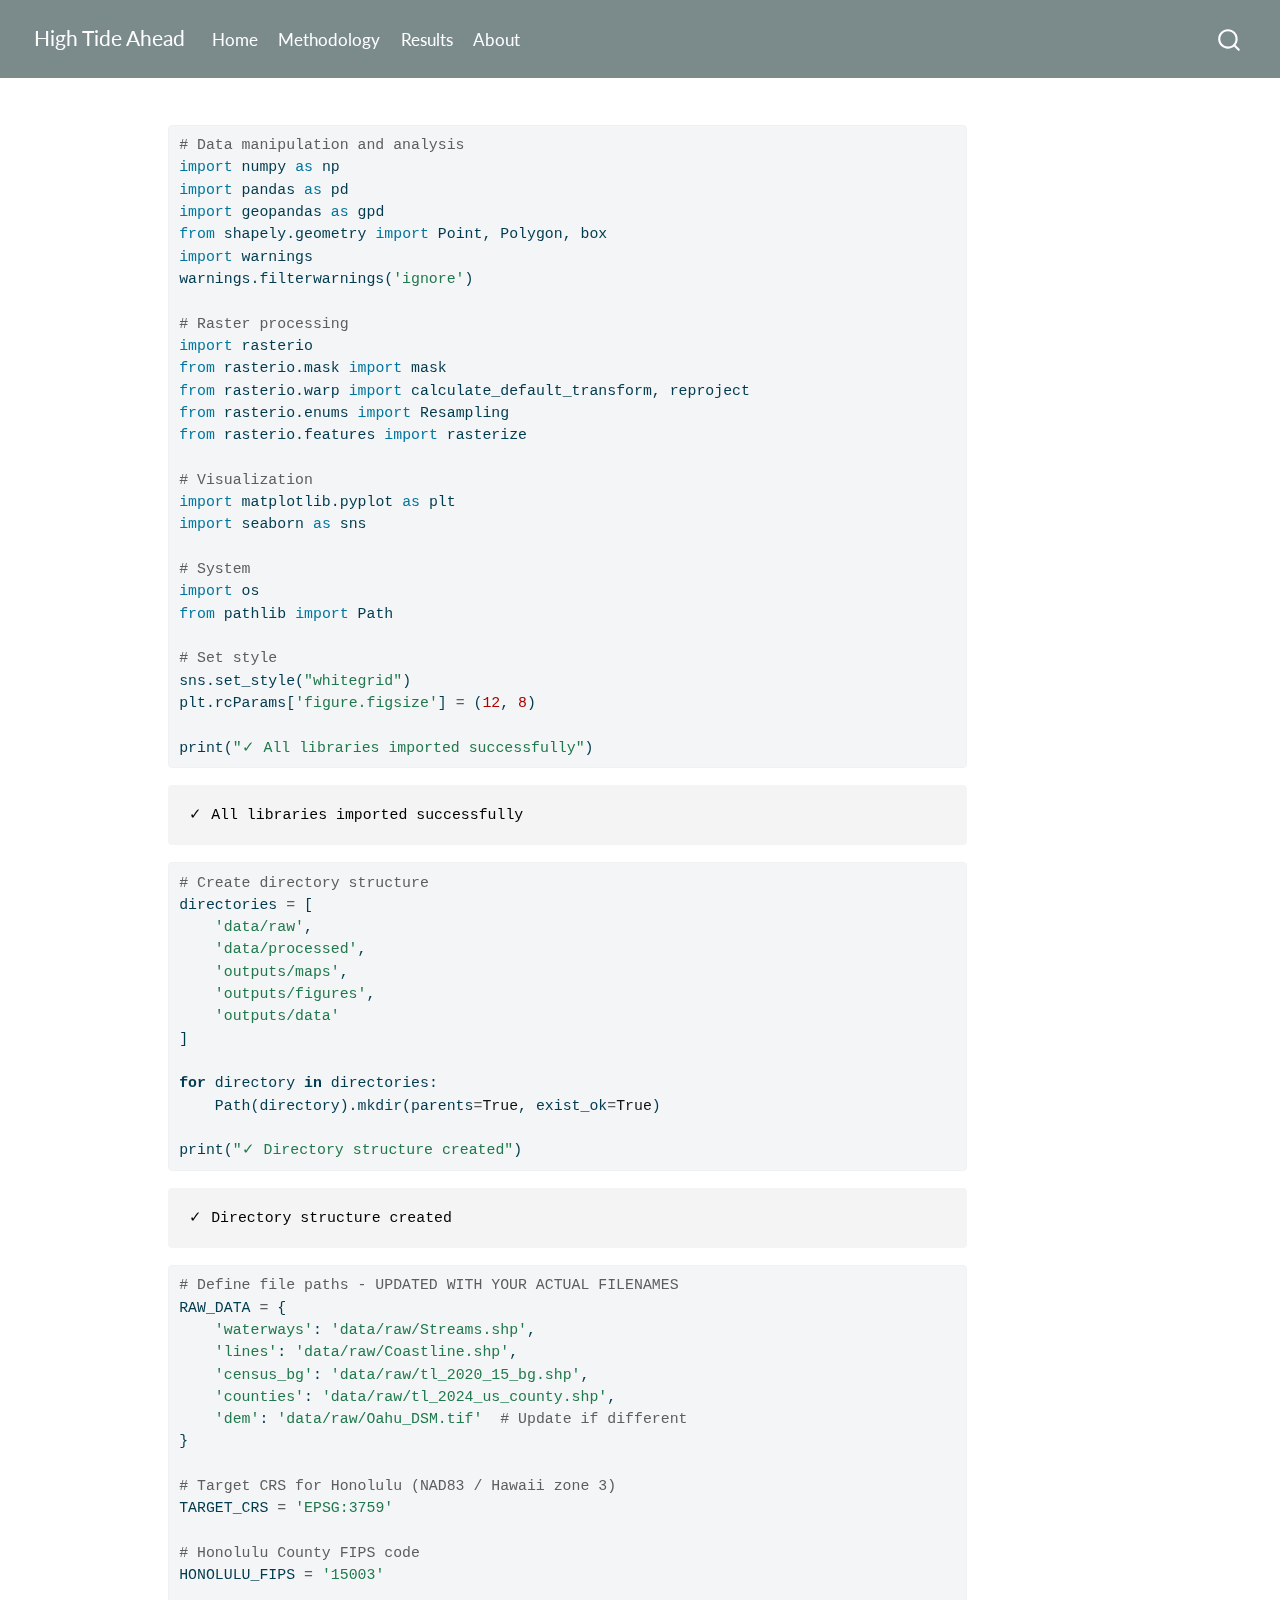
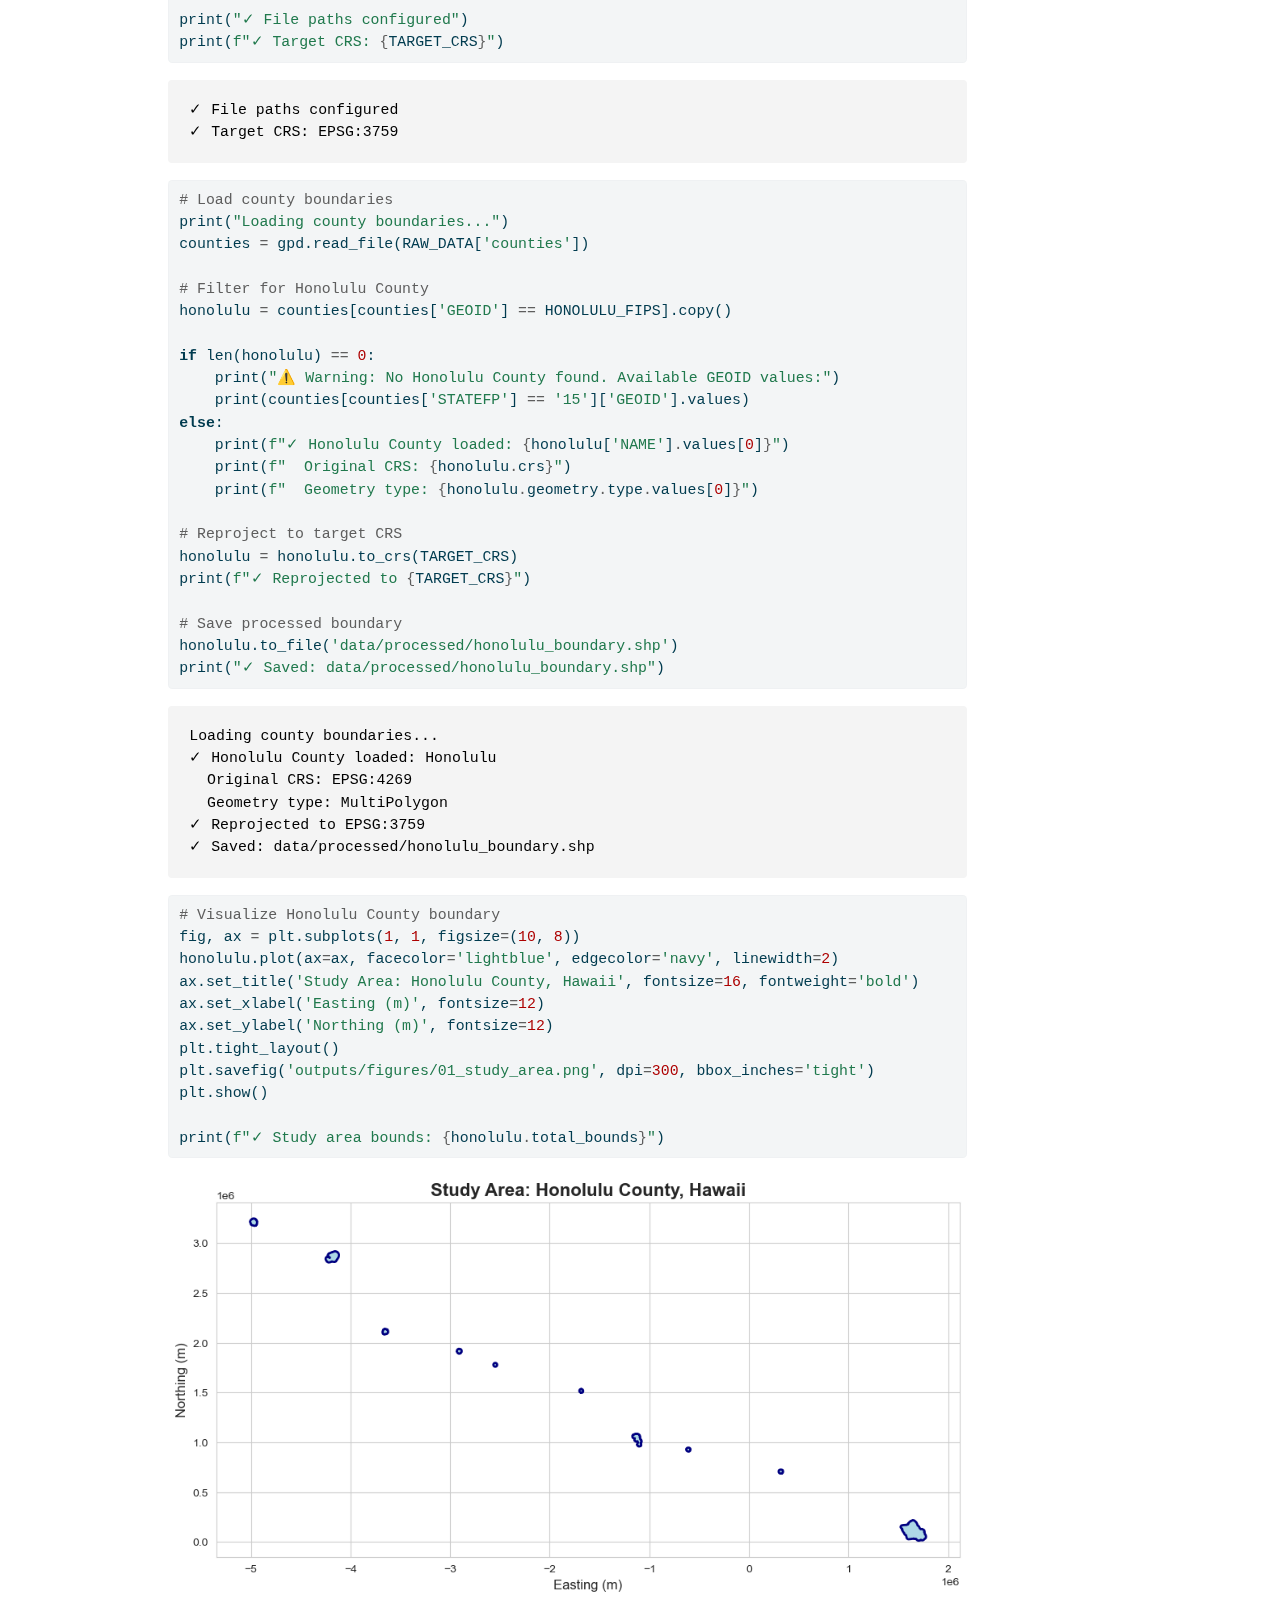
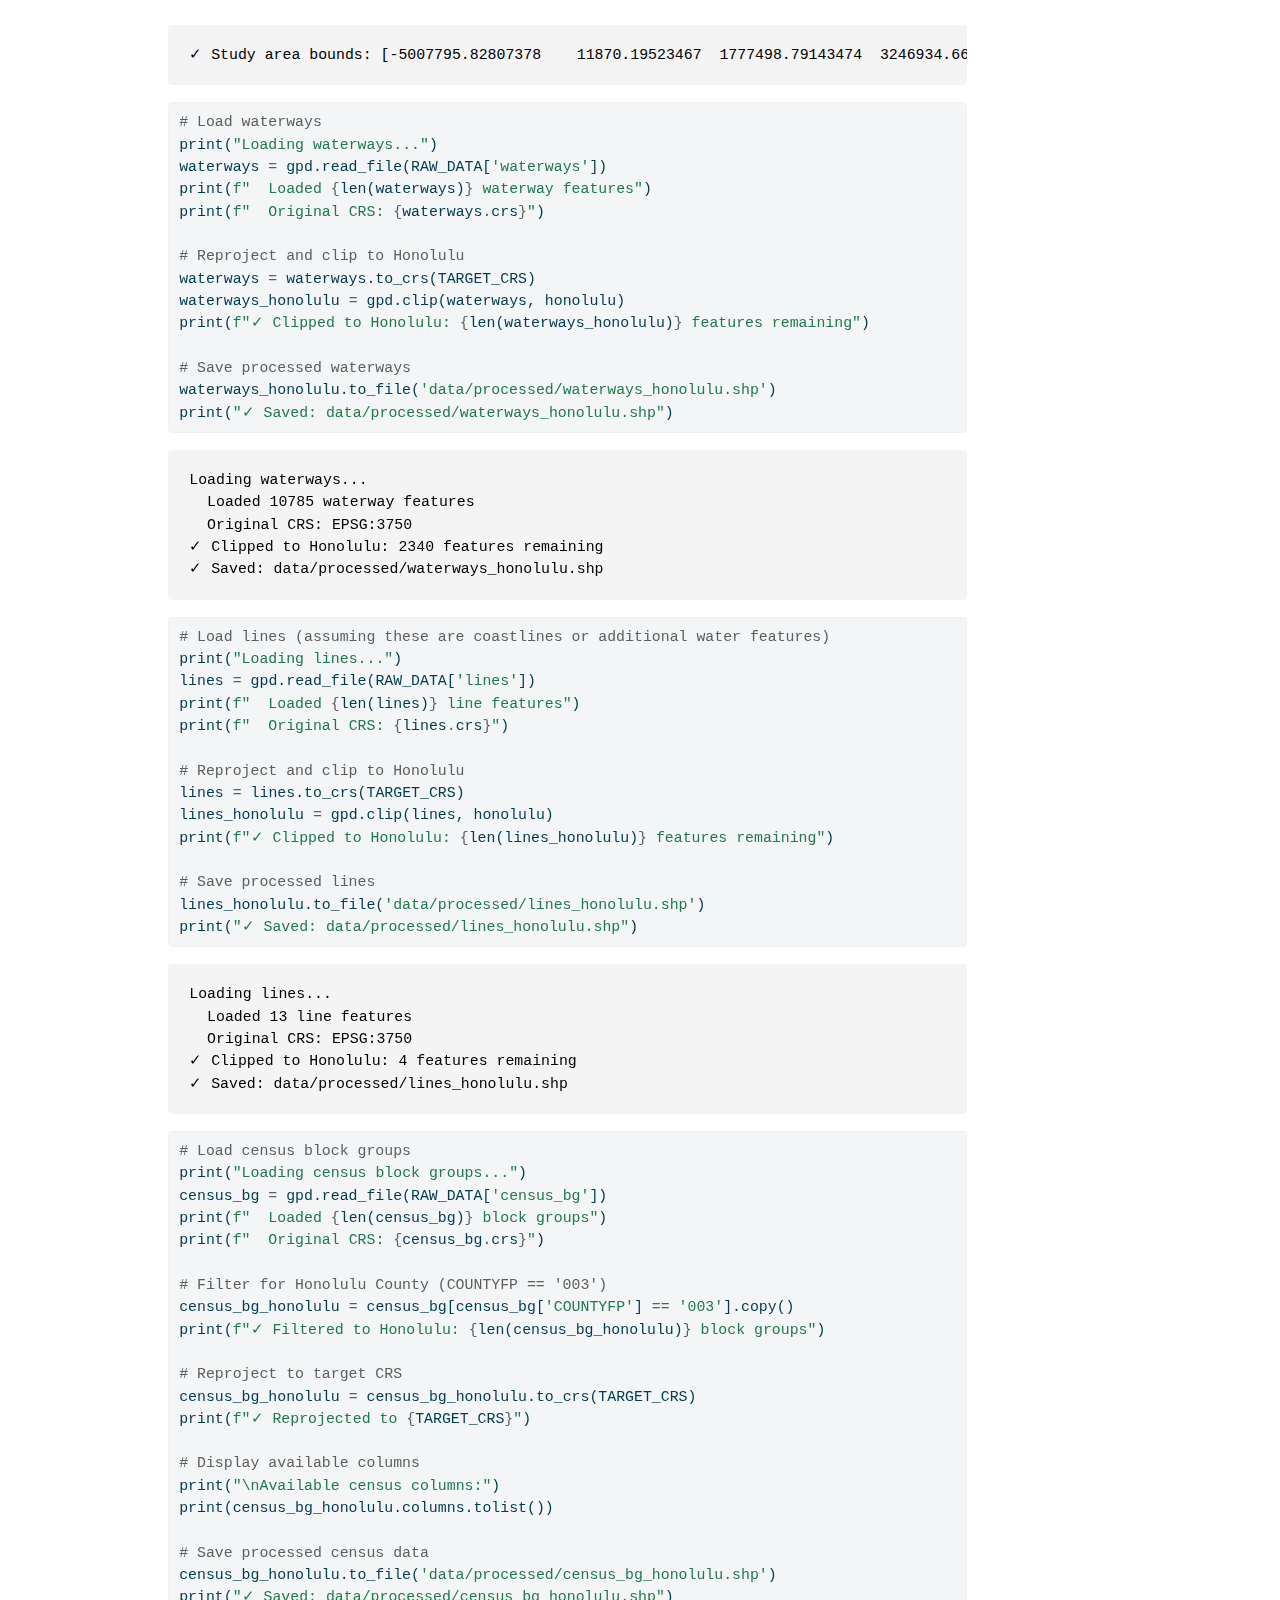
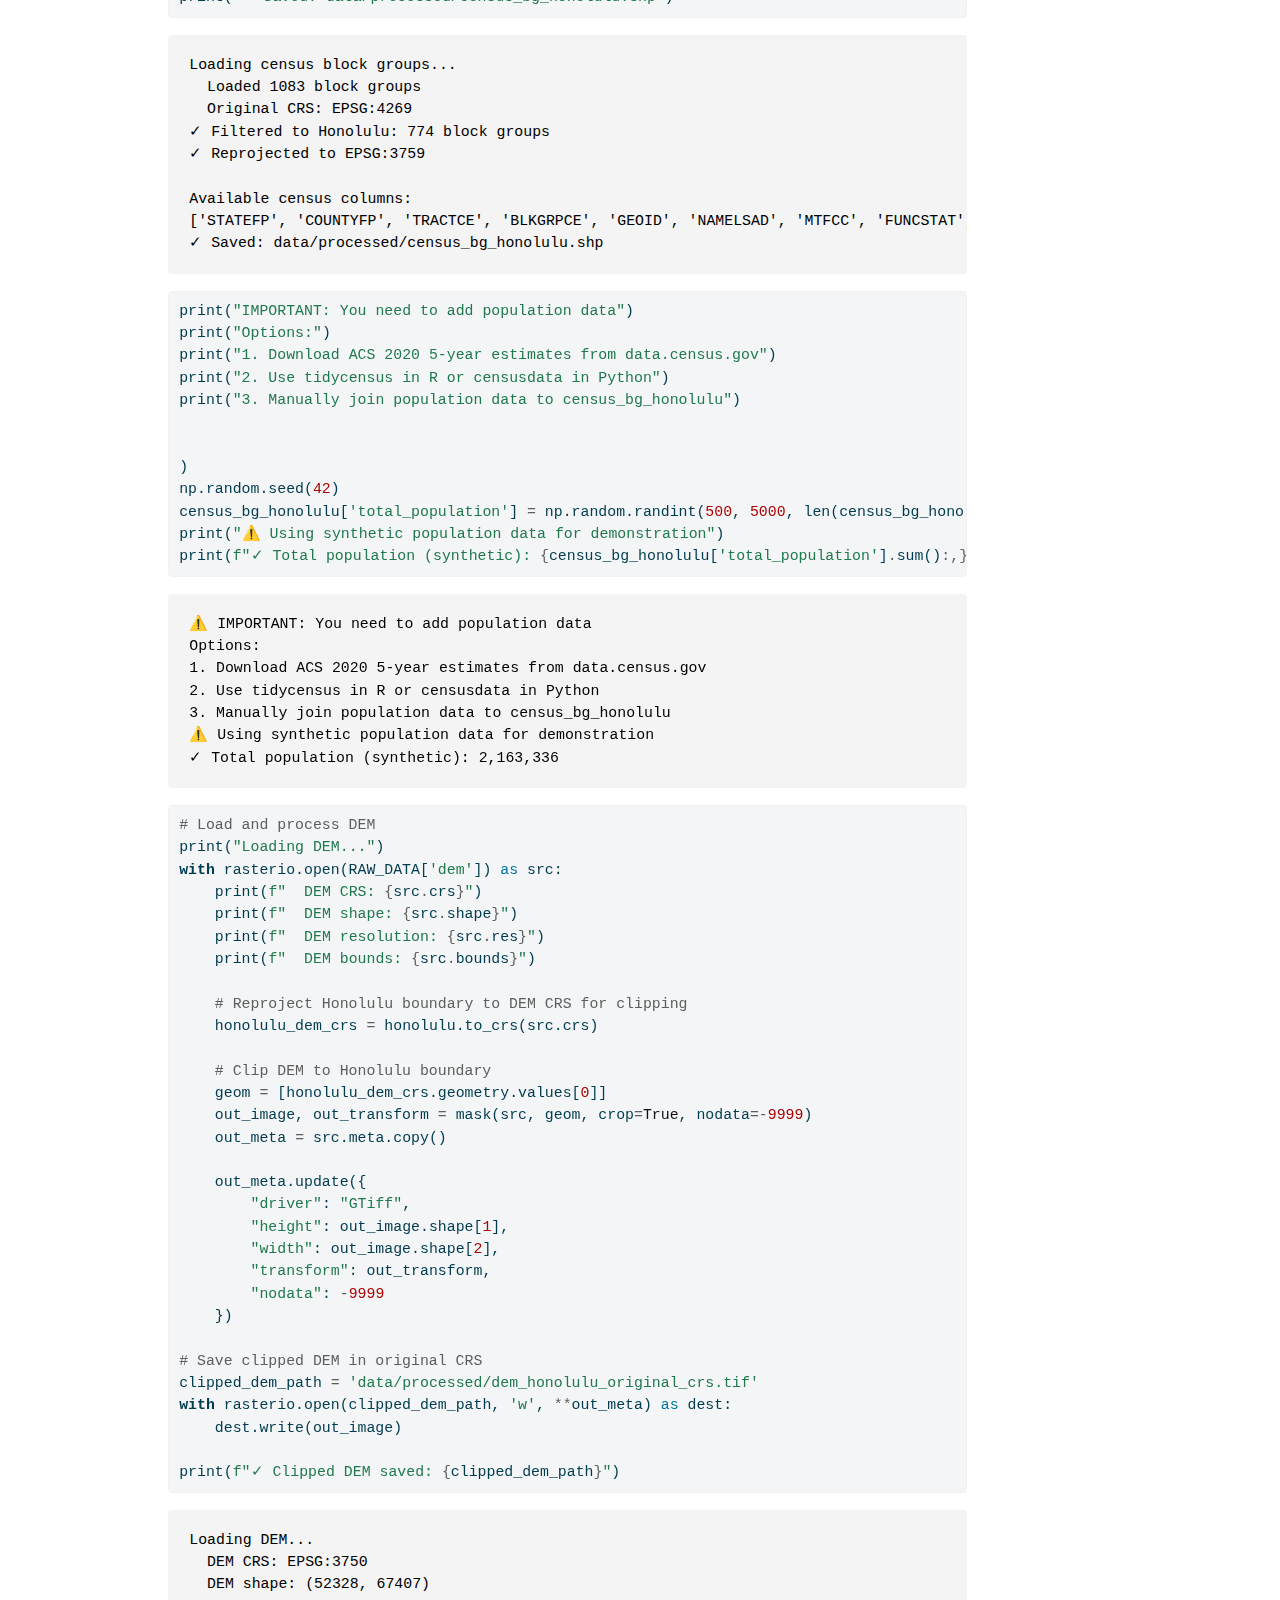
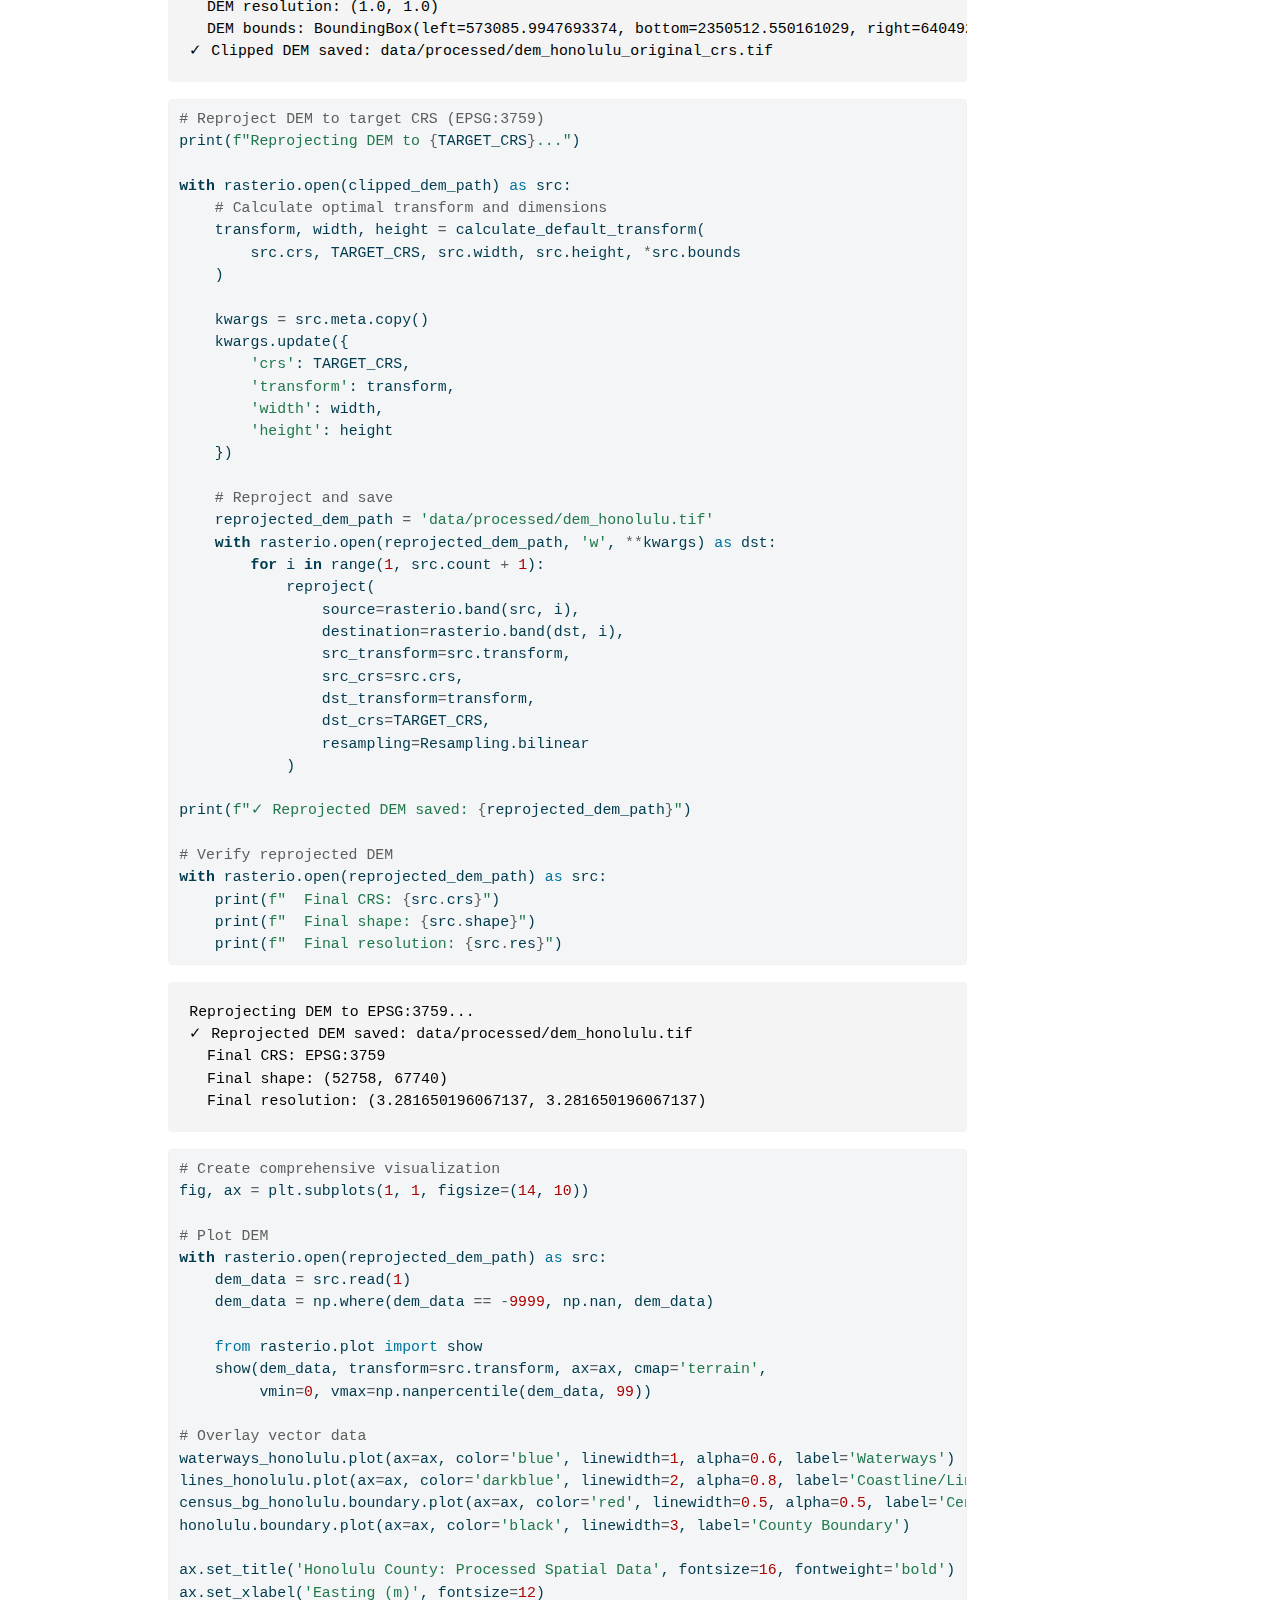
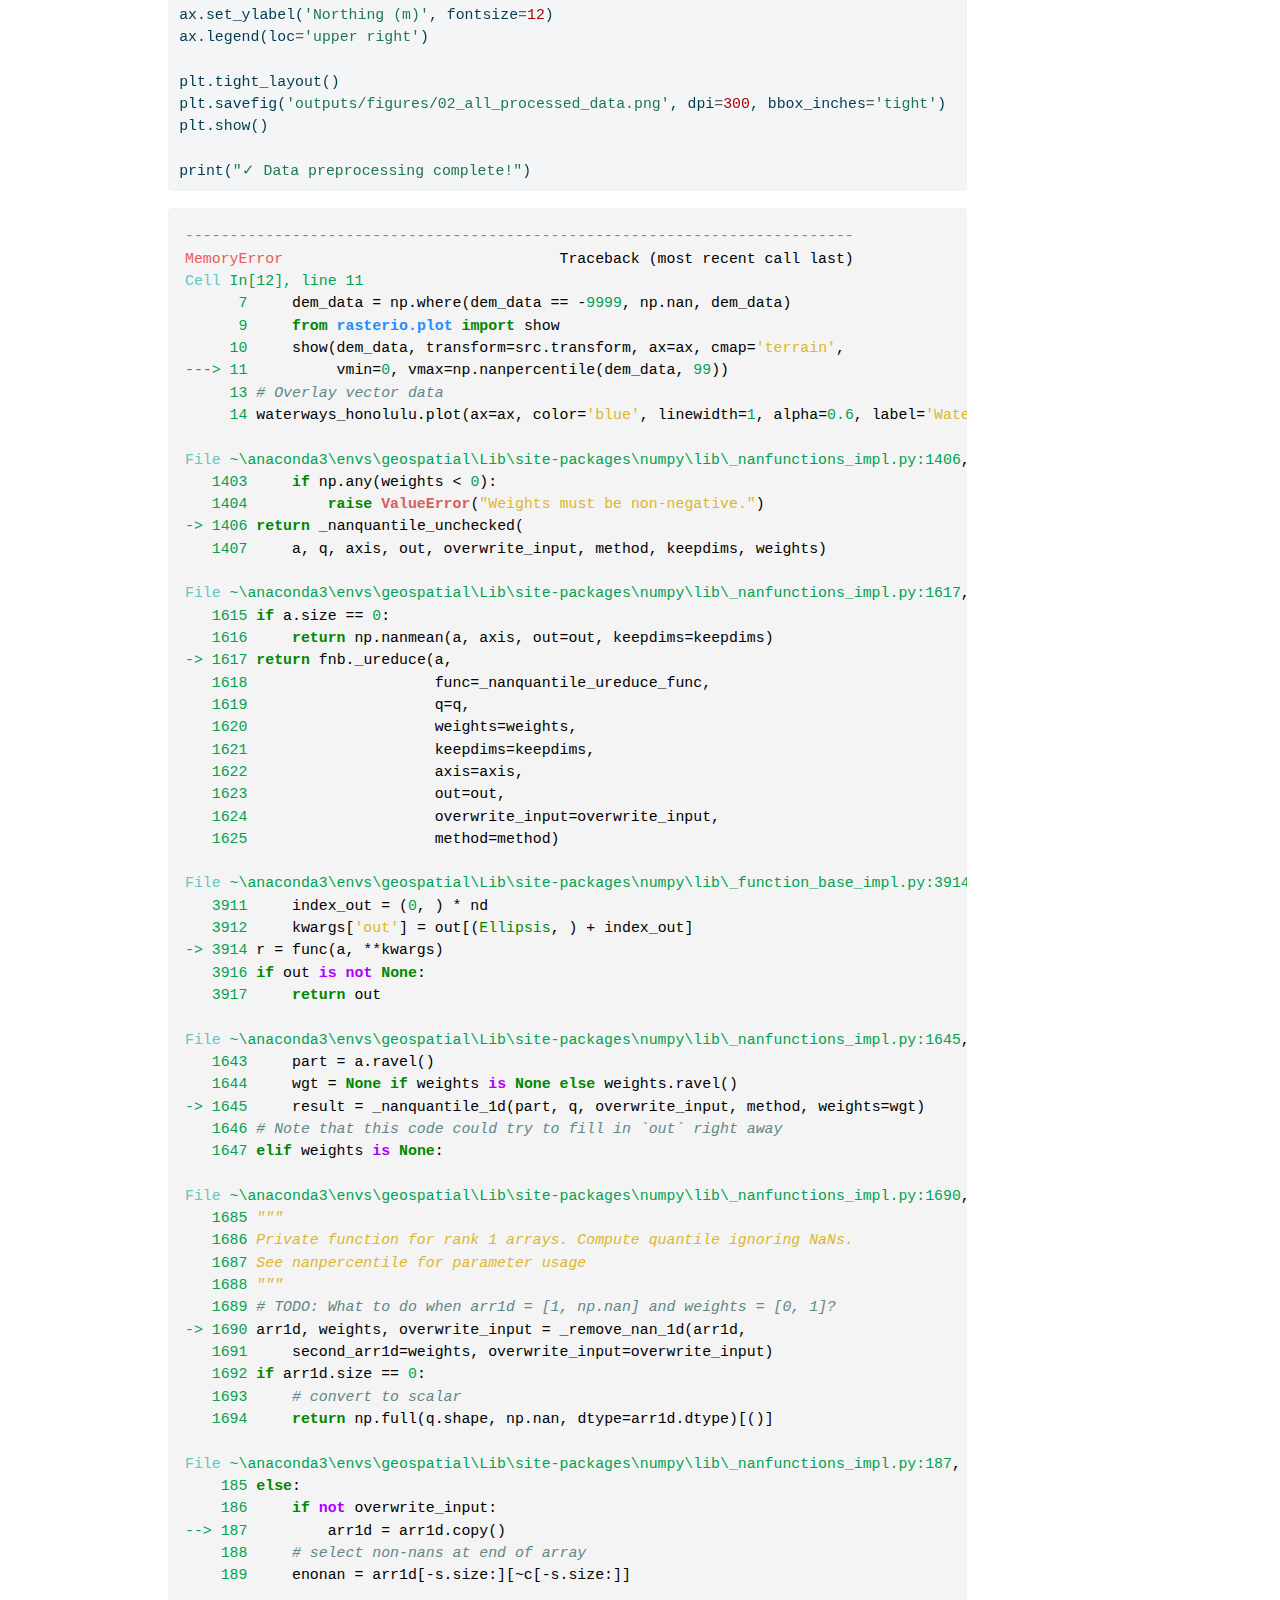
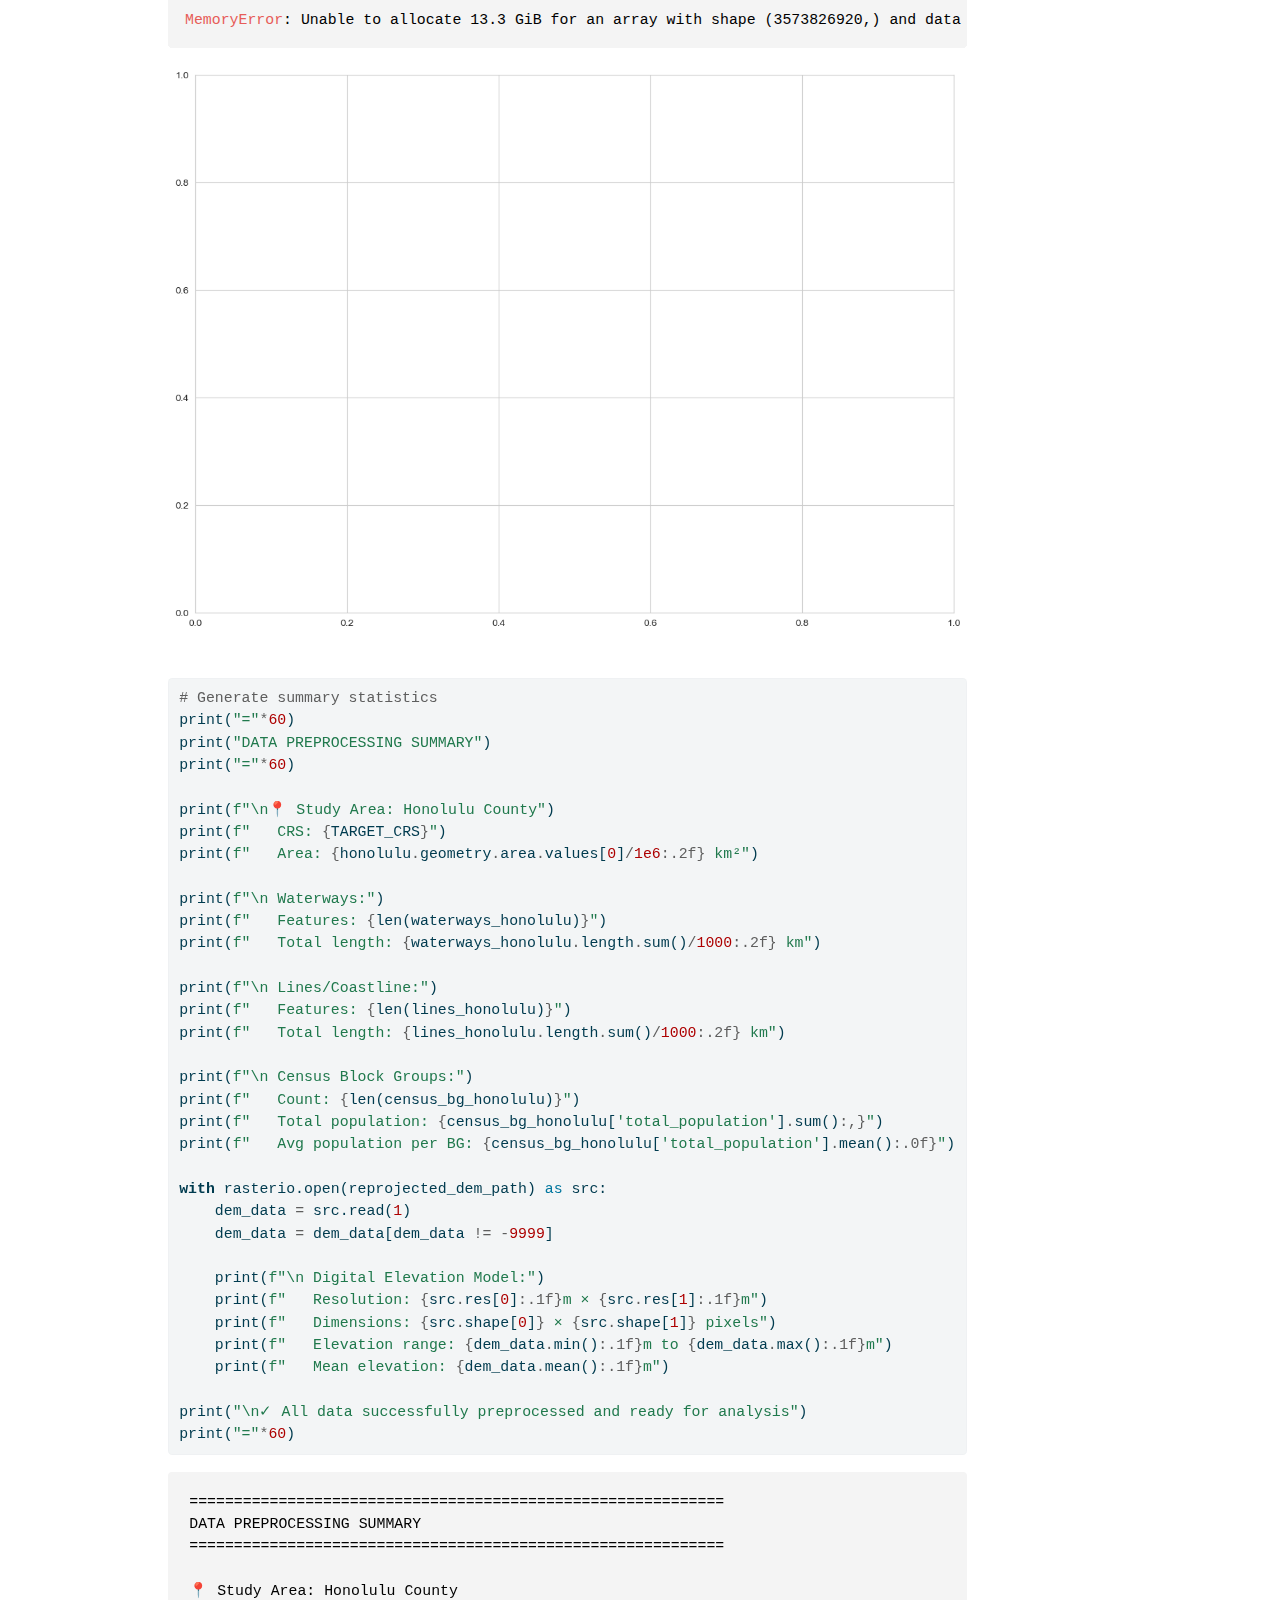
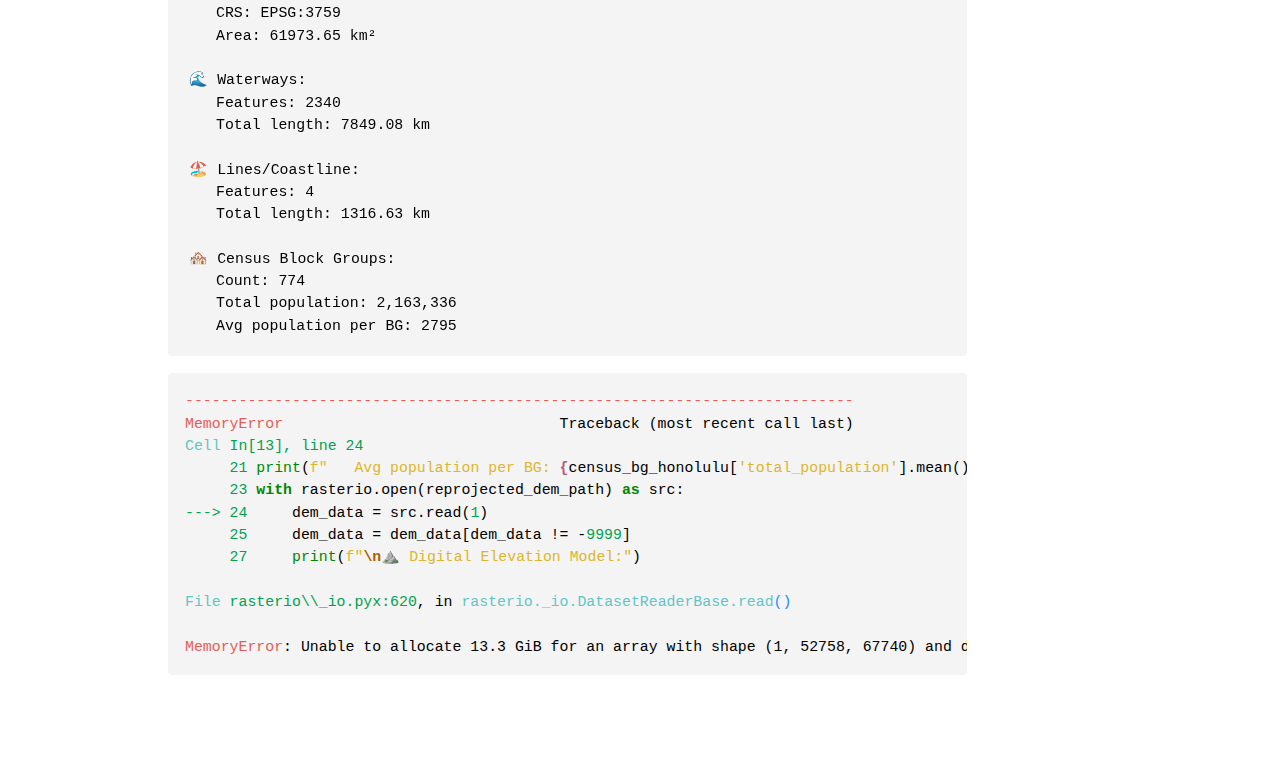
<file: docs/script/01_data_preprocessing.html>
<!DOCTYPE html>
<html xmlns="http://www.w3.org/1999/xhtml" lang="en" xml:lang="en"><head>

<meta charset="utf-8">
<meta name="generator" content="quarto-1.8.25">

<meta name="viewport" content="width=device-width, initial-scale=1.0, user-scalable=yes">


<title>data_preprocessing – High Tide Ahead</title>
<style>
code{white-space: pre-wrap;}
span.smallcaps{font-variant: small-caps;}
div.columns{display: flex; gap: min(4vw, 1.5em);}
div.column{flex: auto; overflow-x: auto;}
div.hanging-indent{margin-left: 1.5em; text-indent: -1.5em;}
ul.task-list{list-style: none;}
ul.task-list li input[type="checkbox"] {
  width: 0.8em;
  margin: 0 0.8em 0.2em -1em; /* quarto-specific, see https://github.com/quarto-dev/quarto-cli/issues/4556 */ 
  vertical-align: middle;
}
/* CSS for syntax highlighting */
html { -webkit-text-size-adjust: 100%; }
pre > code.sourceCode { white-space: pre; position: relative; }
pre > code.sourceCode > span { display: inline-block; line-height: 1.25; }
pre > code.sourceCode > span:empty { height: 1.2em; }
.sourceCode { overflow: visible; }
code.sourceCode > span { color: inherit; text-decoration: inherit; }
div.sourceCode { margin: 1em 0; }
pre.sourceCode { margin: 0; }
@media screen {
div.sourceCode { overflow: auto; }
}
@media print {
pre > code.sourceCode { white-space: pre-wrap; }
pre > code.sourceCode > span { text-indent: -5em; padding-left: 5em; }
}
pre.numberSource code
  { counter-reset: source-line 0; }
pre.numberSource code > span
  { position: relative; left: -4em; counter-increment: source-line; }
pre.numberSource code > span > a:first-child::before
  { content: counter(source-line);
    position: relative; left: -1em; text-align: right; vertical-align: baseline;
    border: none; display: inline-block;
    -webkit-touch-callout: none; -webkit-user-select: none;
    -khtml-user-select: none; -moz-user-select: none;
    -ms-user-select: none; user-select: none;
    padding: 0 4px; width: 4em;
  }
pre.numberSource { margin-left: 3em;  padding-left: 4px; }
div.sourceCode
  {   }
@media screen {
pre > code.sourceCode > span > a:first-child::before { text-decoration: underline; }
}
</style>


<script src="../site_libs/quarto-nav/quarto-nav.js"></script>
<script src="../site_libs/quarto-nav/headroom.min.js"></script>
<script src="../site_libs/clipboard/clipboard.min.js"></script>
<script src="../site_libs/quarto-search/autocomplete.umd.js"></script>
<script src="../site_libs/quarto-search/fuse.min.js"></script>
<script src="../site_libs/quarto-search/quarto-search.js"></script>
<meta name="quarto:offset" content="../">
<script src="../site_libs/quarto-html/quarto.js" type="module"></script>
<script src="../site_libs/quarto-html/tabsets/tabsets.js" type="module"></script>
<script src="../site_libs/quarto-html/axe/axe-check.js" type="module"></script>
<script src="../site_libs/quarto-html/popper.min.js"></script>
<script src="../site_libs/quarto-html/tippy.umd.min.js"></script>
<script src="../site_libs/quarto-html/anchor.min.js"></script>
<link href="../site_libs/quarto-html/tippy.css" rel="stylesheet">
<link href="../site_libs/quarto-html/quarto-syntax-highlighting-7b89279ff1a6dce999919e0e67d4d9ec.css" rel="stylesheet" id="quarto-text-highlighting-styles">
<script src="../site_libs/bootstrap/bootstrap.min.js"></script>
<link href="../site_libs/bootstrap/bootstrap-icons.css" rel="stylesheet">
<link href="../site_libs/bootstrap/bootstrap-a53b728559d266de2f2f6fd3e95d17f3.min.css" rel="stylesheet" append-hash="true" id="quarto-bootstrap" data-mode="light">
<script id="quarto-search-options" type="application/json">{
  "location": "navbar",
  "copy-button": false,
  "collapse-after": 3,
  "panel-placement": "end",
  "type": "overlay",
  "limit": 50,
  "keyboard-shortcut": [
    "f",
    "/",
    "s"
  ],
  "show-item-context": false,
  "language": {
    "search-no-results-text": "No results",
    "search-matching-documents-text": "matching documents",
    "search-copy-link-title": "Copy link to search",
    "search-hide-matches-text": "Hide additional matches",
    "search-more-match-text": "more match in this document",
    "search-more-matches-text": "more matches in this document",
    "search-clear-button-title": "Clear",
    "search-text-placeholder": "",
    "search-detached-cancel-button-title": "Cancel",
    "search-submit-button-title": "Submit",
    "search-label": "Search"
  }
}</script>


<link rel="stylesheet" href="../styles.css">
</head>

<body class="nav-fixed quarto-light">

<div id="quarto-search-results"></div>
  <header id="quarto-header" class="headroom fixed-top">
    <nav class="navbar navbar-expand-lg " data-bs-theme="dark">
      <div class="navbar-container container-fluid">
      <div class="navbar-brand-container mx-auto">
    <a href="../index.html" class="navbar-brand navbar-brand-logo">
    </a>
    <a class="navbar-brand" href="../index.html">
    <span class="navbar-title">High Tide Ahead</span>
    </a>
  </div>
            <div id="quarto-search" class="" title="Search"></div>
          <button class="navbar-toggler" type="button" data-bs-toggle="collapse" data-bs-target="#navbarCollapse" aria-controls="navbarCollapse" role="menu" aria-expanded="false" aria-label="Toggle navigation" onclick="if (window.quartoToggleHeadroom) { window.quartoToggleHeadroom(); }">
  <span class="navbar-toggler-icon"></span>
</button>
          <div class="collapse navbar-collapse" id="navbarCollapse">
            <ul class="navbar-nav navbar-nav-scroll me-auto">
  <li class="nav-item">
    <a class="nav-link" href="../index.html"> 
<span class="menu-text">Home</span></a>
  </li>  
  <li class="nav-item">
    <a class="nav-link" href="../methodology.html"> 
<span class="menu-text">Methodology</span></a>
  </li>  
  <li class="nav-item">
    <a class="nav-link" href="../results.html"> 
<span class="menu-text">Results</span></a>
  </li>  
  <li class="nav-item">
    <a class="nav-link" href="../about.html"> 
<span class="menu-text">About</span></a>
  </li>  
</ul>
          </div> <!-- /navcollapse -->
            <div class="quarto-navbar-tools">
</div>
      </div> <!-- /container-fluid -->
    </nav>
</header>
<!-- content -->
<div id="quarto-content" class="quarto-container page-columns page-rows-contents page-layout-article page-navbar">
<!-- sidebar -->
<!-- margin-sidebar -->
    <div id="quarto-margin-sidebar" class="sidebar margin-sidebar zindex-bottom">
        
    </div>
<!-- main -->
<main class="content" id="quarto-document-content"><header id="title-block-header" class="quarto-title-block"></header>




<div id="5df9654a-cdb5-4f2a-9246-51e1e4267ff4" class="cell" data-execution_count="1">
<div class="code-copy-outer-scaffold"><div class="sourceCode cell-code" id="cb1"><pre class="sourceCode python code-with-copy"><code class="sourceCode python"><span id="cb1-1"><a href="#cb1-1" aria-hidden="true" tabindex="-1"></a><span class="co"># Data manipulation and analysis</span></span>
<span id="cb1-2"><a href="#cb1-2" aria-hidden="true" tabindex="-1"></a><span class="im">import</span> numpy <span class="im">as</span> np</span>
<span id="cb1-3"><a href="#cb1-3" aria-hidden="true" tabindex="-1"></a><span class="im">import</span> pandas <span class="im">as</span> pd</span>
<span id="cb1-4"><a href="#cb1-4" aria-hidden="true" tabindex="-1"></a><span class="im">import</span> geopandas <span class="im">as</span> gpd</span>
<span id="cb1-5"><a href="#cb1-5" aria-hidden="true" tabindex="-1"></a><span class="im">from</span> shapely.geometry <span class="im">import</span> Point, Polygon, box</span>
<span id="cb1-6"><a href="#cb1-6" aria-hidden="true" tabindex="-1"></a><span class="im">import</span> warnings</span>
<span id="cb1-7"><a href="#cb1-7" aria-hidden="true" tabindex="-1"></a>warnings.filterwarnings(<span class="st">'ignore'</span>)</span>
<span id="cb1-8"><a href="#cb1-8" aria-hidden="true" tabindex="-1"></a></span>
<span id="cb1-9"><a href="#cb1-9" aria-hidden="true" tabindex="-1"></a><span class="co"># Raster processing</span></span>
<span id="cb1-10"><a href="#cb1-10" aria-hidden="true" tabindex="-1"></a><span class="im">import</span> rasterio</span>
<span id="cb1-11"><a href="#cb1-11" aria-hidden="true" tabindex="-1"></a><span class="im">from</span> rasterio.mask <span class="im">import</span> mask</span>
<span id="cb1-12"><a href="#cb1-12" aria-hidden="true" tabindex="-1"></a><span class="im">from</span> rasterio.warp <span class="im">import</span> calculate_default_transform, reproject</span>
<span id="cb1-13"><a href="#cb1-13" aria-hidden="true" tabindex="-1"></a><span class="im">from</span> rasterio.enums <span class="im">import</span> Resampling</span>
<span id="cb1-14"><a href="#cb1-14" aria-hidden="true" tabindex="-1"></a><span class="im">from</span> rasterio.features <span class="im">import</span> rasterize</span>
<span id="cb1-15"><a href="#cb1-15" aria-hidden="true" tabindex="-1"></a></span>
<span id="cb1-16"><a href="#cb1-16" aria-hidden="true" tabindex="-1"></a><span class="co"># Visualization</span></span>
<span id="cb1-17"><a href="#cb1-17" aria-hidden="true" tabindex="-1"></a><span class="im">import</span> matplotlib.pyplot <span class="im">as</span> plt</span>
<span id="cb1-18"><a href="#cb1-18" aria-hidden="true" tabindex="-1"></a><span class="im">import</span> seaborn <span class="im">as</span> sns</span>
<span id="cb1-19"><a href="#cb1-19" aria-hidden="true" tabindex="-1"></a></span>
<span id="cb1-20"><a href="#cb1-20" aria-hidden="true" tabindex="-1"></a><span class="co"># System</span></span>
<span id="cb1-21"><a href="#cb1-21" aria-hidden="true" tabindex="-1"></a><span class="im">import</span> os</span>
<span id="cb1-22"><a href="#cb1-22" aria-hidden="true" tabindex="-1"></a><span class="im">from</span> pathlib <span class="im">import</span> Path</span>
<span id="cb1-23"><a href="#cb1-23" aria-hidden="true" tabindex="-1"></a></span>
<span id="cb1-24"><a href="#cb1-24" aria-hidden="true" tabindex="-1"></a><span class="co"># Set style</span></span>
<span id="cb1-25"><a href="#cb1-25" aria-hidden="true" tabindex="-1"></a>sns.set_style(<span class="st">"whitegrid"</span>)</span>
<span id="cb1-26"><a href="#cb1-26" aria-hidden="true" tabindex="-1"></a>plt.rcParams[<span class="st">'figure.figsize'</span>] <span class="op">=</span> (<span class="dv">12</span>, <span class="dv">8</span>)</span>
<span id="cb1-27"><a href="#cb1-27" aria-hidden="true" tabindex="-1"></a></span>
<span id="cb1-28"><a href="#cb1-28" aria-hidden="true" tabindex="-1"></a><span class="bu">print</span>(<span class="st">"✓ All libraries imported successfully"</span>)</span></code></pre></div><button title="Copy to Clipboard" class="code-copy-button"><i class="bi"></i></button></div>
<div class="cell-output cell-output-stdout">
<pre><code>✓ All libraries imported successfully</code></pre>
</div>
</div>
<div id="d82ec303-0f24-4e3c-98a6-65cacab92962" class="cell" data-execution_count="2">
<div class="code-copy-outer-scaffold"><div class="sourceCode cell-code" id="cb3"><pre class="sourceCode python code-with-copy"><code class="sourceCode python"><span id="cb3-1"><a href="#cb3-1" aria-hidden="true" tabindex="-1"></a><span class="co"># Create directory structure</span></span>
<span id="cb3-2"><a href="#cb3-2" aria-hidden="true" tabindex="-1"></a>directories <span class="op">=</span> [</span>
<span id="cb3-3"><a href="#cb3-3" aria-hidden="true" tabindex="-1"></a>    <span class="st">'data/raw'</span>,</span>
<span id="cb3-4"><a href="#cb3-4" aria-hidden="true" tabindex="-1"></a>    <span class="st">'data/processed'</span>,</span>
<span id="cb3-5"><a href="#cb3-5" aria-hidden="true" tabindex="-1"></a>    <span class="st">'outputs/maps'</span>,</span>
<span id="cb3-6"><a href="#cb3-6" aria-hidden="true" tabindex="-1"></a>    <span class="st">'outputs/figures'</span>,</span>
<span id="cb3-7"><a href="#cb3-7" aria-hidden="true" tabindex="-1"></a>    <span class="st">'outputs/data'</span></span>
<span id="cb3-8"><a href="#cb3-8" aria-hidden="true" tabindex="-1"></a>]</span>
<span id="cb3-9"><a href="#cb3-9" aria-hidden="true" tabindex="-1"></a></span>
<span id="cb3-10"><a href="#cb3-10" aria-hidden="true" tabindex="-1"></a><span class="cf">for</span> directory <span class="kw">in</span> directories:</span>
<span id="cb3-11"><a href="#cb3-11" aria-hidden="true" tabindex="-1"></a>    Path(directory).mkdir(parents<span class="op">=</span><span class="va">True</span>, exist_ok<span class="op">=</span><span class="va">True</span>)</span>
<span id="cb3-12"><a href="#cb3-12" aria-hidden="true" tabindex="-1"></a>    </span>
<span id="cb3-13"><a href="#cb3-13" aria-hidden="true" tabindex="-1"></a><span class="bu">print</span>(<span class="st">"✓ Directory structure created"</span>)</span></code></pre></div><button title="Copy to Clipboard" class="code-copy-button"><i class="bi"></i></button></div>
<div class="cell-output cell-output-stdout">
<pre><code>✓ Directory structure created</code></pre>
</div>
</div>
<div id="53db8b52-86a5-487f-8fed-65bf57999942" class="cell" data-execution_count="3">
<div class="code-copy-outer-scaffold"><div class="sourceCode cell-code" id="cb5"><pre class="sourceCode python code-with-copy"><code class="sourceCode python"><span id="cb5-1"><a href="#cb5-1" aria-hidden="true" tabindex="-1"></a><span class="co"># Define file paths - UPDATED WITH YOUR ACTUAL FILENAMES</span></span>
<span id="cb5-2"><a href="#cb5-2" aria-hidden="true" tabindex="-1"></a>RAW_DATA <span class="op">=</span> {</span>
<span id="cb5-3"><a href="#cb5-3" aria-hidden="true" tabindex="-1"></a>    <span class="st">'waterways'</span>: <span class="st">'data/raw/Streams.shp'</span>,</span>
<span id="cb5-4"><a href="#cb5-4" aria-hidden="true" tabindex="-1"></a>    <span class="st">'lines'</span>: <span class="st">'data/raw/Coastline.shp'</span>,</span>
<span id="cb5-5"><a href="#cb5-5" aria-hidden="true" tabindex="-1"></a>    <span class="st">'census_bg'</span>: <span class="st">'data/raw/tl_2020_15_bg.shp'</span>,</span>
<span id="cb5-6"><a href="#cb5-6" aria-hidden="true" tabindex="-1"></a>    <span class="st">'counties'</span>: <span class="st">'data/raw/tl_2024_us_county.shp'</span>,</span>
<span id="cb5-7"><a href="#cb5-7" aria-hidden="true" tabindex="-1"></a>    <span class="st">'dem'</span>: <span class="st">'data/raw/Oahu_DSM.tif'</span>  <span class="co"># Update if different</span></span>
<span id="cb5-8"><a href="#cb5-8" aria-hidden="true" tabindex="-1"></a>}</span>
<span id="cb5-9"><a href="#cb5-9" aria-hidden="true" tabindex="-1"></a></span>
<span id="cb5-10"><a href="#cb5-10" aria-hidden="true" tabindex="-1"></a><span class="co"># Target CRS for Honolulu (NAD83 / Hawaii zone 3)</span></span>
<span id="cb5-11"><a href="#cb5-11" aria-hidden="true" tabindex="-1"></a>TARGET_CRS <span class="op">=</span> <span class="st">'EPSG:3759'</span></span>
<span id="cb5-12"><a href="#cb5-12" aria-hidden="true" tabindex="-1"></a></span>
<span id="cb5-13"><a href="#cb5-13" aria-hidden="true" tabindex="-1"></a><span class="co"># Honolulu County FIPS code</span></span>
<span id="cb5-14"><a href="#cb5-14" aria-hidden="true" tabindex="-1"></a>HONOLULU_FIPS <span class="op">=</span> <span class="st">'15003'</span></span>
<span id="cb5-15"><a href="#cb5-15" aria-hidden="true" tabindex="-1"></a></span>
<span id="cb5-16"><a href="#cb5-16" aria-hidden="true" tabindex="-1"></a><span class="bu">print</span>(<span class="st">"✓ File paths configured"</span>)</span>
<span id="cb5-17"><a href="#cb5-17" aria-hidden="true" tabindex="-1"></a><span class="bu">print</span>(<span class="ss">f"✓ Target CRS: </span><span class="sc">{</span>TARGET_CRS<span class="sc">}</span><span class="ss">"</span>)</span></code></pre></div><button title="Copy to Clipboard" class="code-copy-button"><i class="bi"></i></button></div>
<div class="cell-output cell-output-stdout">
<pre><code>✓ File paths configured
✓ Target CRS: EPSG:3759</code></pre>
</div>
</div>
<div id="9da48fe7-f4bb-4353-856d-1640474dd523" class="cell" data-execution_count="4">
<div class="code-copy-outer-scaffold"><div class="sourceCode cell-code" id="cb7"><pre class="sourceCode python code-with-copy"><code class="sourceCode python"><span id="cb7-1"><a href="#cb7-1" aria-hidden="true" tabindex="-1"></a><span class="co"># Load county boundaries</span></span>
<span id="cb7-2"><a href="#cb7-2" aria-hidden="true" tabindex="-1"></a><span class="bu">print</span>(<span class="st">"Loading county boundaries..."</span>)</span>
<span id="cb7-3"><a href="#cb7-3" aria-hidden="true" tabindex="-1"></a>counties <span class="op">=</span> gpd.read_file(RAW_DATA[<span class="st">'counties'</span>])</span>
<span id="cb7-4"><a href="#cb7-4" aria-hidden="true" tabindex="-1"></a></span>
<span id="cb7-5"><a href="#cb7-5" aria-hidden="true" tabindex="-1"></a><span class="co"># Filter for Honolulu County</span></span>
<span id="cb7-6"><a href="#cb7-6" aria-hidden="true" tabindex="-1"></a>honolulu <span class="op">=</span> counties[counties[<span class="st">'GEOID'</span>] <span class="op">==</span> HONOLULU_FIPS].copy()</span>
<span id="cb7-7"><a href="#cb7-7" aria-hidden="true" tabindex="-1"></a></span>
<span id="cb7-8"><a href="#cb7-8" aria-hidden="true" tabindex="-1"></a><span class="cf">if</span> <span class="bu">len</span>(honolulu) <span class="op">==</span> <span class="dv">0</span>:</span>
<span id="cb7-9"><a href="#cb7-9" aria-hidden="true" tabindex="-1"></a>    <span class="bu">print</span>(<span class="st">"⚠️ Warning: No Honolulu County found. Available GEOID values:"</span>)</span>
<span id="cb7-10"><a href="#cb7-10" aria-hidden="true" tabindex="-1"></a>    <span class="bu">print</span>(counties[counties[<span class="st">'STATEFP'</span>] <span class="op">==</span> <span class="st">'15'</span>][<span class="st">'GEOID'</span>].values)</span>
<span id="cb7-11"><a href="#cb7-11" aria-hidden="true" tabindex="-1"></a><span class="cf">else</span>:</span>
<span id="cb7-12"><a href="#cb7-12" aria-hidden="true" tabindex="-1"></a>    <span class="bu">print</span>(<span class="ss">f"✓ Honolulu County loaded: </span><span class="sc">{</span>honolulu[<span class="st">'NAME'</span>]<span class="sc">.</span>values[<span class="dv">0</span>]<span class="sc">}</span><span class="ss">"</span>)</span>
<span id="cb7-13"><a href="#cb7-13" aria-hidden="true" tabindex="-1"></a>    <span class="bu">print</span>(<span class="ss">f"  Original CRS: </span><span class="sc">{</span>honolulu<span class="sc">.</span>crs<span class="sc">}</span><span class="ss">"</span>)</span>
<span id="cb7-14"><a href="#cb7-14" aria-hidden="true" tabindex="-1"></a>    <span class="bu">print</span>(<span class="ss">f"  Geometry type: </span><span class="sc">{</span>honolulu<span class="sc">.</span>geometry<span class="sc">.</span><span class="bu">type</span><span class="sc">.</span>values[<span class="dv">0</span>]<span class="sc">}</span><span class="ss">"</span>)</span>
<span id="cb7-15"><a href="#cb7-15" aria-hidden="true" tabindex="-1"></a></span>
<span id="cb7-16"><a href="#cb7-16" aria-hidden="true" tabindex="-1"></a><span class="co"># Reproject to target CRS</span></span>
<span id="cb7-17"><a href="#cb7-17" aria-hidden="true" tabindex="-1"></a>honolulu <span class="op">=</span> honolulu.to_crs(TARGET_CRS)</span>
<span id="cb7-18"><a href="#cb7-18" aria-hidden="true" tabindex="-1"></a><span class="bu">print</span>(<span class="ss">f"✓ Reprojected to </span><span class="sc">{</span>TARGET_CRS<span class="sc">}</span><span class="ss">"</span>)</span>
<span id="cb7-19"><a href="#cb7-19" aria-hidden="true" tabindex="-1"></a></span>
<span id="cb7-20"><a href="#cb7-20" aria-hidden="true" tabindex="-1"></a><span class="co"># Save processed boundary</span></span>
<span id="cb7-21"><a href="#cb7-21" aria-hidden="true" tabindex="-1"></a>honolulu.to_file(<span class="st">'data/processed/honolulu_boundary.shp'</span>)</span>
<span id="cb7-22"><a href="#cb7-22" aria-hidden="true" tabindex="-1"></a><span class="bu">print</span>(<span class="st">"✓ Saved: data/processed/honolulu_boundary.shp"</span>)</span></code></pre></div><button title="Copy to Clipboard" class="code-copy-button"><i class="bi"></i></button></div>
<div class="cell-output cell-output-stdout">
<pre><code>Loading county boundaries...
✓ Honolulu County loaded: Honolulu
  Original CRS: EPSG:4269
  Geometry type: MultiPolygon
✓ Reprojected to EPSG:3759
✓ Saved: data/processed/honolulu_boundary.shp</code></pre>
</div>
</div>
<div id="d5e47844-3994-4514-83ed-e43cf7247eb0" class="cell" data-execution_count="5">
<div class="code-copy-outer-scaffold"><div class="sourceCode cell-code" id="cb9"><pre class="sourceCode python code-with-copy"><code class="sourceCode python"><span id="cb9-1"><a href="#cb9-1" aria-hidden="true" tabindex="-1"></a><span class="co"># Visualize Honolulu County boundary</span></span>
<span id="cb9-2"><a href="#cb9-2" aria-hidden="true" tabindex="-1"></a>fig, ax <span class="op">=</span> plt.subplots(<span class="dv">1</span>, <span class="dv">1</span>, figsize<span class="op">=</span>(<span class="dv">10</span>, <span class="dv">8</span>))</span>
<span id="cb9-3"><a href="#cb9-3" aria-hidden="true" tabindex="-1"></a>honolulu.plot(ax<span class="op">=</span>ax, facecolor<span class="op">=</span><span class="st">'lightblue'</span>, edgecolor<span class="op">=</span><span class="st">'navy'</span>, linewidth<span class="op">=</span><span class="dv">2</span>)</span>
<span id="cb9-4"><a href="#cb9-4" aria-hidden="true" tabindex="-1"></a>ax.set_title(<span class="st">'Study Area: Honolulu County, Hawaii'</span>, fontsize<span class="op">=</span><span class="dv">16</span>, fontweight<span class="op">=</span><span class="st">'bold'</span>)</span>
<span id="cb9-5"><a href="#cb9-5" aria-hidden="true" tabindex="-1"></a>ax.set_xlabel(<span class="st">'Easting (m)'</span>, fontsize<span class="op">=</span><span class="dv">12</span>)</span>
<span id="cb9-6"><a href="#cb9-6" aria-hidden="true" tabindex="-1"></a>ax.set_ylabel(<span class="st">'Northing (m)'</span>, fontsize<span class="op">=</span><span class="dv">12</span>)</span>
<span id="cb9-7"><a href="#cb9-7" aria-hidden="true" tabindex="-1"></a>plt.tight_layout()</span>
<span id="cb9-8"><a href="#cb9-8" aria-hidden="true" tabindex="-1"></a>plt.savefig(<span class="st">'outputs/figures/01_study_area.png'</span>, dpi<span class="op">=</span><span class="dv">300</span>, bbox_inches<span class="op">=</span><span class="st">'tight'</span>)</span>
<span id="cb9-9"><a href="#cb9-9" aria-hidden="true" tabindex="-1"></a>plt.show()</span>
<span id="cb9-10"><a href="#cb9-10" aria-hidden="true" tabindex="-1"></a></span>
<span id="cb9-11"><a href="#cb9-11" aria-hidden="true" tabindex="-1"></a><span class="bu">print</span>(<span class="ss">f"✓ Study area bounds: </span><span class="sc">{</span>honolulu<span class="sc">.</span>total_bounds<span class="sc">}</span><span class="ss">"</span>)</span></code></pre></div><button title="Copy to Clipboard" class="code-copy-button"><i class="bi"></i></button></div>
<div class="cell-output cell-output-display">
<div>
<figure class="figure">
<p><img src="01_data_preprocessing_files/figure-html/cell-6-output-1.png" class="img-fluid figure-img"></p>
</figure>
</div>
</div>
<div class="cell-output cell-output-stdout">
<pre><code>✓ Study area bounds: [-5007795.82807378    11870.19523467  1777498.79143474  3246934.66955564]</code></pre>
</div>
</div>
<div id="3ef1321e-a66d-4e91-8a1e-39be55f6b291" class="cell" data-execution_count="6">
<div class="code-copy-outer-scaffold"><div class="sourceCode cell-code" id="cb11"><pre class="sourceCode python code-with-copy"><code class="sourceCode python"><span id="cb11-1"><a href="#cb11-1" aria-hidden="true" tabindex="-1"></a><span class="co"># Load waterways</span></span>
<span id="cb11-2"><a href="#cb11-2" aria-hidden="true" tabindex="-1"></a><span class="bu">print</span>(<span class="st">"Loading waterways..."</span>)</span>
<span id="cb11-3"><a href="#cb11-3" aria-hidden="true" tabindex="-1"></a>waterways <span class="op">=</span> gpd.read_file(RAW_DATA[<span class="st">'waterways'</span>])</span>
<span id="cb11-4"><a href="#cb11-4" aria-hidden="true" tabindex="-1"></a><span class="bu">print</span>(<span class="ss">f"  Loaded </span><span class="sc">{</span><span class="bu">len</span>(waterways)<span class="sc">}</span><span class="ss"> waterway features"</span>)</span>
<span id="cb11-5"><a href="#cb11-5" aria-hidden="true" tabindex="-1"></a><span class="bu">print</span>(<span class="ss">f"  Original CRS: </span><span class="sc">{</span>waterways<span class="sc">.</span>crs<span class="sc">}</span><span class="ss">"</span>)</span>
<span id="cb11-6"><a href="#cb11-6" aria-hidden="true" tabindex="-1"></a></span>
<span id="cb11-7"><a href="#cb11-7" aria-hidden="true" tabindex="-1"></a><span class="co"># Reproject and clip to Honolulu</span></span>
<span id="cb11-8"><a href="#cb11-8" aria-hidden="true" tabindex="-1"></a>waterways <span class="op">=</span> waterways.to_crs(TARGET_CRS)</span>
<span id="cb11-9"><a href="#cb11-9" aria-hidden="true" tabindex="-1"></a>waterways_honolulu <span class="op">=</span> gpd.clip(waterways, honolulu)</span>
<span id="cb11-10"><a href="#cb11-10" aria-hidden="true" tabindex="-1"></a><span class="bu">print</span>(<span class="ss">f"✓ Clipped to Honolulu: </span><span class="sc">{</span><span class="bu">len</span>(waterways_honolulu)<span class="sc">}</span><span class="ss"> features remaining"</span>)</span>
<span id="cb11-11"><a href="#cb11-11" aria-hidden="true" tabindex="-1"></a></span>
<span id="cb11-12"><a href="#cb11-12" aria-hidden="true" tabindex="-1"></a><span class="co"># Save processed waterways</span></span>
<span id="cb11-13"><a href="#cb11-13" aria-hidden="true" tabindex="-1"></a>waterways_honolulu.to_file(<span class="st">'data/processed/waterways_honolulu.shp'</span>)</span>
<span id="cb11-14"><a href="#cb11-14" aria-hidden="true" tabindex="-1"></a><span class="bu">print</span>(<span class="st">"✓ Saved: data/processed/waterways_honolulu.shp"</span>)</span></code></pre></div><button title="Copy to Clipboard" class="code-copy-button"><i class="bi"></i></button></div>
<div class="cell-output cell-output-stdout">
<pre><code>Loading waterways...
  Loaded 10785 waterway features
  Original CRS: EPSG:3750
✓ Clipped to Honolulu: 2340 features remaining
✓ Saved: data/processed/waterways_honolulu.shp</code></pre>
</div>
</div>
<div id="cc607e58-5f1e-4742-a0cd-616669da31c1" class="cell" data-execution_count="7">
<div class="code-copy-outer-scaffold"><div class="sourceCode cell-code" id="cb13"><pre class="sourceCode python code-with-copy"><code class="sourceCode python"><span id="cb13-1"><a href="#cb13-1" aria-hidden="true" tabindex="-1"></a><span class="co"># Load lines (assuming these are coastlines or additional water features)</span></span>
<span id="cb13-2"><a href="#cb13-2" aria-hidden="true" tabindex="-1"></a><span class="bu">print</span>(<span class="st">"Loading lines..."</span>)</span>
<span id="cb13-3"><a href="#cb13-3" aria-hidden="true" tabindex="-1"></a>lines <span class="op">=</span> gpd.read_file(RAW_DATA[<span class="st">'lines'</span>])</span>
<span id="cb13-4"><a href="#cb13-4" aria-hidden="true" tabindex="-1"></a><span class="bu">print</span>(<span class="ss">f"  Loaded </span><span class="sc">{</span><span class="bu">len</span>(lines)<span class="sc">}</span><span class="ss"> line features"</span>)</span>
<span id="cb13-5"><a href="#cb13-5" aria-hidden="true" tabindex="-1"></a><span class="bu">print</span>(<span class="ss">f"  Original CRS: </span><span class="sc">{</span>lines<span class="sc">.</span>crs<span class="sc">}</span><span class="ss">"</span>)</span>
<span id="cb13-6"><a href="#cb13-6" aria-hidden="true" tabindex="-1"></a></span>
<span id="cb13-7"><a href="#cb13-7" aria-hidden="true" tabindex="-1"></a><span class="co"># Reproject and clip to Honolulu</span></span>
<span id="cb13-8"><a href="#cb13-8" aria-hidden="true" tabindex="-1"></a>lines <span class="op">=</span> lines.to_crs(TARGET_CRS)</span>
<span id="cb13-9"><a href="#cb13-9" aria-hidden="true" tabindex="-1"></a>lines_honolulu <span class="op">=</span> gpd.clip(lines, honolulu)</span>
<span id="cb13-10"><a href="#cb13-10" aria-hidden="true" tabindex="-1"></a><span class="bu">print</span>(<span class="ss">f"✓ Clipped to Honolulu: </span><span class="sc">{</span><span class="bu">len</span>(lines_honolulu)<span class="sc">}</span><span class="ss"> features remaining"</span>)</span>
<span id="cb13-11"><a href="#cb13-11" aria-hidden="true" tabindex="-1"></a></span>
<span id="cb13-12"><a href="#cb13-12" aria-hidden="true" tabindex="-1"></a><span class="co"># Save processed lines</span></span>
<span id="cb13-13"><a href="#cb13-13" aria-hidden="true" tabindex="-1"></a>lines_honolulu.to_file(<span class="st">'data/processed/lines_honolulu.shp'</span>)</span>
<span id="cb13-14"><a href="#cb13-14" aria-hidden="true" tabindex="-1"></a><span class="bu">print</span>(<span class="st">"✓ Saved: data/processed/lines_honolulu.shp"</span>)</span></code></pre></div><button title="Copy to Clipboard" class="code-copy-button"><i class="bi"></i></button></div>
<div class="cell-output cell-output-stdout">
<pre><code>Loading lines...
  Loaded 13 line features
  Original CRS: EPSG:3750
✓ Clipped to Honolulu: 4 features remaining
✓ Saved: data/processed/lines_honolulu.shp</code></pre>
</div>
</div>
<div id="d834b8ec-6ec5-4cea-8e20-fcee981ae1a2" class="cell" data-execution_count="8">
<div class="code-copy-outer-scaffold"><div class="sourceCode cell-code" id="cb15"><pre class="sourceCode python code-with-copy"><code class="sourceCode python"><span id="cb15-1"><a href="#cb15-1" aria-hidden="true" tabindex="-1"></a><span class="co"># Load census block groups</span></span>
<span id="cb15-2"><a href="#cb15-2" aria-hidden="true" tabindex="-1"></a><span class="bu">print</span>(<span class="st">"Loading census block groups..."</span>)</span>
<span id="cb15-3"><a href="#cb15-3" aria-hidden="true" tabindex="-1"></a>census_bg <span class="op">=</span> gpd.read_file(RAW_DATA[<span class="st">'census_bg'</span>])</span>
<span id="cb15-4"><a href="#cb15-4" aria-hidden="true" tabindex="-1"></a><span class="bu">print</span>(<span class="ss">f"  Loaded </span><span class="sc">{</span><span class="bu">len</span>(census_bg)<span class="sc">}</span><span class="ss"> block groups"</span>)</span>
<span id="cb15-5"><a href="#cb15-5" aria-hidden="true" tabindex="-1"></a><span class="bu">print</span>(<span class="ss">f"  Original CRS: </span><span class="sc">{</span>census_bg<span class="sc">.</span>crs<span class="sc">}</span><span class="ss">"</span>)</span>
<span id="cb15-6"><a href="#cb15-6" aria-hidden="true" tabindex="-1"></a></span>
<span id="cb15-7"><a href="#cb15-7" aria-hidden="true" tabindex="-1"></a><span class="co"># Filter for Honolulu County (COUNTYFP == '003')</span></span>
<span id="cb15-8"><a href="#cb15-8" aria-hidden="true" tabindex="-1"></a>census_bg_honolulu <span class="op">=</span> census_bg[census_bg[<span class="st">'COUNTYFP'</span>] <span class="op">==</span> <span class="st">'003'</span>].copy()</span>
<span id="cb15-9"><a href="#cb15-9" aria-hidden="true" tabindex="-1"></a><span class="bu">print</span>(<span class="ss">f"✓ Filtered to Honolulu: </span><span class="sc">{</span><span class="bu">len</span>(census_bg_honolulu)<span class="sc">}</span><span class="ss"> block groups"</span>)</span>
<span id="cb15-10"><a href="#cb15-10" aria-hidden="true" tabindex="-1"></a></span>
<span id="cb15-11"><a href="#cb15-11" aria-hidden="true" tabindex="-1"></a><span class="co"># Reproject to target CRS</span></span>
<span id="cb15-12"><a href="#cb15-12" aria-hidden="true" tabindex="-1"></a>census_bg_honolulu <span class="op">=</span> census_bg_honolulu.to_crs(TARGET_CRS)</span>
<span id="cb15-13"><a href="#cb15-13" aria-hidden="true" tabindex="-1"></a><span class="bu">print</span>(<span class="ss">f"✓ Reprojected to </span><span class="sc">{</span>TARGET_CRS<span class="sc">}</span><span class="ss">"</span>)</span>
<span id="cb15-14"><a href="#cb15-14" aria-hidden="true" tabindex="-1"></a></span>
<span id="cb15-15"><a href="#cb15-15" aria-hidden="true" tabindex="-1"></a><span class="co"># Display available columns</span></span>
<span id="cb15-16"><a href="#cb15-16" aria-hidden="true" tabindex="-1"></a><span class="bu">print</span>(<span class="st">"</span><span class="ch">\n</span><span class="st">Available census columns:"</span>)</span>
<span id="cb15-17"><a href="#cb15-17" aria-hidden="true" tabindex="-1"></a><span class="bu">print</span>(census_bg_honolulu.columns.tolist())</span>
<span id="cb15-18"><a href="#cb15-18" aria-hidden="true" tabindex="-1"></a></span>
<span id="cb15-19"><a href="#cb15-19" aria-hidden="true" tabindex="-1"></a><span class="co"># Save processed census data</span></span>
<span id="cb15-20"><a href="#cb15-20" aria-hidden="true" tabindex="-1"></a>census_bg_honolulu.to_file(<span class="st">'data/processed/census_bg_honolulu.shp'</span>)</span>
<span id="cb15-21"><a href="#cb15-21" aria-hidden="true" tabindex="-1"></a><span class="bu">print</span>(<span class="st">"✓ Saved: data/processed/census_bg_honolulu.shp"</span>)</span></code></pre></div><button title="Copy to Clipboard" class="code-copy-button"><i class="bi"></i></button></div>
<div class="cell-output cell-output-stdout">
<pre><code>Loading census block groups...
  Loaded 1083 block groups
  Original CRS: EPSG:4269
✓ Filtered to Honolulu: 774 block groups
✓ Reprojected to EPSG:3759

Available census columns:
['STATEFP', 'COUNTYFP', 'TRACTCE', 'BLKGRPCE', 'GEOID', 'NAMELSAD', 'MTFCC', 'FUNCSTAT', 'ALAND', 'AWATER', 'INTPTLAT', 'INTPTLON', 'geometry']
✓ Saved: data/processed/census_bg_honolulu.shp</code></pre>
</div>
</div>
<div id="7e190b0a-3324-46ab-be61-0718a3160125" class="cell" data-execution_count="9">
<div class="code-copy-outer-scaffold"><div class="sourceCode cell-code" id="cb17"><pre class="sourceCode python code-with-copy"><code class="sourceCode python"><span id="cb17-1"><a href="#cb17-1" aria-hidden="true" tabindex="-1"></a><span class="bu">print</span>(<span class="st">"IMPORTANT: You need to add population data"</span>)</span>
<span id="cb17-2"><a href="#cb17-2" aria-hidden="true" tabindex="-1"></a><span class="bu">print</span>(<span class="st">"Options:"</span>)</span>
<span id="cb17-3"><a href="#cb17-3" aria-hidden="true" tabindex="-1"></a><span class="bu">print</span>(<span class="st">"1. Download ACS 2020 5-year estimates from data.census.gov"</span>)</span>
<span id="cb17-4"><a href="#cb17-4" aria-hidden="true" tabindex="-1"></a><span class="bu">print</span>(<span class="st">"2. Use tidycensus in R or censusdata in Python"</span>)</span>
<span id="cb17-5"><a href="#cb17-5" aria-hidden="true" tabindex="-1"></a><span class="bu">print</span>(<span class="st">"3. Manually join population data to census_bg_honolulu"</span>)</span>
<span id="cb17-6"><a href="#cb17-6" aria-hidden="true" tabindex="-1"></a></span>
<span id="cb17-7"><a href="#cb17-7" aria-hidden="true" tabindex="-1"></a></span>
<span id="cb17-8"><a href="#cb17-8" aria-hidden="true" tabindex="-1"></a>)</span>
<span id="cb17-9"><a href="#cb17-9" aria-hidden="true" tabindex="-1"></a>np.random.seed(<span class="dv">42</span>)</span>
<span id="cb17-10"><a href="#cb17-10" aria-hidden="true" tabindex="-1"></a>census_bg_honolulu[<span class="st">'total_population'</span>] <span class="op">=</span> np.random.randint(<span class="dv">500</span>, <span class="dv">5000</span>, <span class="bu">len</span>(census_bg_honolulu))</span>
<span id="cb17-11"><a href="#cb17-11" aria-hidden="true" tabindex="-1"></a><span class="bu">print</span>(<span class="st">"⚠️ Using synthetic population data for demonstration"</span>)</span>
<span id="cb17-12"><a href="#cb17-12" aria-hidden="true" tabindex="-1"></a><span class="bu">print</span>(<span class="ss">f"✓ Total population (synthetic): </span><span class="sc">{</span>census_bg_honolulu[<span class="st">'total_population'</span>]<span class="sc">.</span><span class="bu">sum</span>()<span class="sc">:,}</span><span class="ss">"</span>)</span></code></pre></div><button title="Copy to Clipboard" class="code-copy-button"><i class="bi"></i></button></div>
<div class="cell-output cell-output-stdout">
<pre><code>⚠️ IMPORTANT: You need to add population data
Options:
1. Download ACS 2020 5-year estimates from data.census.gov
2. Use tidycensus in R or censusdata in Python
3. Manually join population data to census_bg_honolulu
⚠️ Using synthetic population data for demonstration
✓ Total population (synthetic): 2,163,336</code></pre>
</div>
</div>
<div id="236daf82-917d-4efd-98f7-e82a3f6e60bb" class="cell" data-execution_count="10">
<div class="code-copy-outer-scaffold"><div class="sourceCode cell-code" id="cb19"><pre class="sourceCode python code-with-copy"><code class="sourceCode python"><span id="cb19-1"><a href="#cb19-1" aria-hidden="true" tabindex="-1"></a><span class="co"># Load and process DEM</span></span>
<span id="cb19-2"><a href="#cb19-2" aria-hidden="true" tabindex="-1"></a><span class="bu">print</span>(<span class="st">"Loading DEM..."</span>)</span>
<span id="cb19-3"><a href="#cb19-3" aria-hidden="true" tabindex="-1"></a><span class="cf">with</span> rasterio.<span class="bu">open</span>(RAW_DATA[<span class="st">'dem'</span>]) <span class="im">as</span> src:</span>
<span id="cb19-4"><a href="#cb19-4" aria-hidden="true" tabindex="-1"></a>    <span class="bu">print</span>(<span class="ss">f"  DEM CRS: </span><span class="sc">{</span>src<span class="sc">.</span>crs<span class="sc">}</span><span class="ss">"</span>)</span>
<span id="cb19-5"><a href="#cb19-5" aria-hidden="true" tabindex="-1"></a>    <span class="bu">print</span>(<span class="ss">f"  DEM shape: </span><span class="sc">{</span>src<span class="sc">.</span>shape<span class="sc">}</span><span class="ss">"</span>)</span>
<span id="cb19-6"><a href="#cb19-6" aria-hidden="true" tabindex="-1"></a>    <span class="bu">print</span>(<span class="ss">f"  DEM resolution: </span><span class="sc">{</span>src<span class="sc">.</span>res<span class="sc">}</span><span class="ss">"</span>)</span>
<span id="cb19-7"><a href="#cb19-7" aria-hidden="true" tabindex="-1"></a>    <span class="bu">print</span>(<span class="ss">f"  DEM bounds: </span><span class="sc">{</span>src<span class="sc">.</span>bounds<span class="sc">}</span><span class="ss">"</span>)</span>
<span id="cb19-8"><a href="#cb19-8" aria-hidden="true" tabindex="-1"></a>    </span>
<span id="cb19-9"><a href="#cb19-9" aria-hidden="true" tabindex="-1"></a>    <span class="co"># Reproject Honolulu boundary to DEM CRS for clipping</span></span>
<span id="cb19-10"><a href="#cb19-10" aria-hidden="true" tabindex="-1"></a>    honolulu_dem_crs <span class="op">=</span> honolulu.to_crs(src.crs)</span>
<span id="cb19-11"><a href="#cb19-11" aria-hidden="true" tabindex="-1"></a>    </span>
<span id="cb19-12"><a href="#cb19-12" aria-hidden="true" tabindex="-1"></a>    <span class="co"># Clip DEM to Honolulu boundary</span></span>
<span id="cb19-13"><a href="#cb19-13" aria-hidden="true" tabindex="-1"></a>    geom <span class="op">=</span> [honolulu_dem_crs.geometry.values[<span class="dv">0</span>]]</span>
<span id="cb19-14"><a href="#cb19-14" aria-hidden="true" tabindex="-1"></a>    out_image, out_transform <span class="op">=</span> mask(src, geom, crop<span class="op">=</span><span class="va">True</span>, nodata<span class="op">=-</span><span class="dv">9999</span>)</span>
<span id="cb19-15"><a href="#cb19-15" aria-hidden="true" tabindex="-1"></a>    out_meta <span class="op">=</span> src.meta.copy()</span>
<span id="cb19-16"><a href="#cb19-16" aria-hidden="true" tabindex="-1"></a>    </span>
<span id="cb19-17"><a href="#cb19-17" aria-hidden="true" tabindex="-1"></a>    out_meta.update({</span>
<span id="cb19-18"><a href="#cb19-18" aria-hidden="true" tabindex="-1"></a>        <span class="st">"driver"</span>: <span class="st">"GTiff"</span>,</span>
<span id="cb19-19"><a href="#cb19-19" aria-hidden="true" tabindex="-1"></a>        <span class="st">"height"</span>: out_image.shape[<span class="dv">1</span>],</span>
<span id="cb19-20"><a href="#cb19-20" aria-hidden="true" tabindex="-1"></a>        <span class="st">"width"</span>: out_image.shape[<span class="dv">2</span>],</span>
<span id="cb19-21"><a href="#cb19-21" aria-hidden="true" tabindex="-1"></a>        <span class="st">"transform"</span>: out_transform,</span>
<span id="cb19-22"><a href="#cb19-22" aria-hidden="true" tabindex="-1"></a>        <span class="st">"nodata"</span>: <span class="op">-</span><span class="dv">9999</span></span>
<span id="cb19-23"><a href="#cb19-23" aria-hidden="true" tabindex="-1"></a>    })</span>
<span id="cb19-24"><a href="#cb19-24" aria-hidden="true" tabindex="-1"></a></span>
<span id="cb19-25"><a href="#cb19-25" aria-hidden="true" tabindex="-1"></a><span class="co"># Save clipped DEM in original CRS</span></span>
<span id="cb19-26"><a href="#cb19-26" aria-hidden="true" tabindex="-1"></a>clipped_dem_path <span class="op">=</span> <span class="st">'data/processed/dem_honolulu_original_crs.tif'</span></span>
<span id="cb19-27"><a href="#cb19-27" aria-hidden="true" tabindex="-1"></a><span class="cf">with</span> rasterio.<span class="bu">open</span>(clipped_dem_path, <span class="st">'w'</span>, <span class="op">**</span>out_meta) <span class="im">as</span> dest:</span>
<span id="cb19-28"><a href="#cb19-28" aria-hidden="true" tabindex="-1"></a>    dest.write(out_image)</span>
<span id="cb19-29"><a href="#cb19-29" aria-hidden="true" tabindex="-1"></a></span>
<span id="cb19-30"><a href="#cb19-30" aria-hidden="true" tabindex="-1"></a><span class="bu">print</span>(<span class="ss">f"✓ Clipped DEM saved: </span><span class="sc">{</span>clipped_dem_path<span class="sc">}</span><span class="ss">"</span>)</span></code></pre></div><button title="Copy to Clipboard" class="code-copy-button"><i class="bi"></i></button></div>
<div class="cell-output cell-output-stdout">
<pre><code>Loading DEM...
  DEM CRS: EPSG:3750
  DEM shape: (52328, 67407)
  DEM resolution: (1.0, 1.0)
  DEM bounds: BoundingBox(left=573085.9947693374, bottom=2350512.550161029, right=640492.9947693374, top=2402840.550161029)
✓ Clipped DEM saved: data/processed/dem_honolulu_original_crs.tif</code></pre>
</div>
</div>
<div id="cd7803ff-3b80-470c-bffc-dcf7724dc9c7" class="cell" data-execution_count="11">
<div class="code-copy-outer-scaffold"><div class="sourceCode cell-code" id="cb21"><pre class="sourceCode python code-with-copy"><code class="sourceCode python"><span id="cb21-1"><a href="#cb21-1" aria-hidden="true" tabindex="-1"></a><span class="co"># Reproject DEM to target CRS (EPSG:3759)</span></span>
<span id="cb21-2"><a href="#cb21-2" aria-hidden="true" tabindex="-1"></a><span class="bu">print</span>(<span class="ss">f"Reprojecting DEM to </span><span class="sc">{</span>TARGET_CRS<span class="sc">}</span><span class="ss">..."</span>)</span>
<span id="cb21-3"><a href="#cb21-3" aria-hidden="true" tabindex="-1"></a></span>
<span id="cb21-4"><a href="#cb21-4" aria-hidden="true" tabindex="-1"></a><span class="cf">with</span> rasterio.<span class="bu">open</span>(clipped_dem_path) <span class="im">as</span> src:</span>
<span id="cb21-5"><a href="#cb21-5" aria-hidden="true" tabindex="-1"></a>    <span class="co"># Calculate optimal transform and dimensions</span></span>
<span id="cb21-6"><a href="#cb21-6" aria-hidden="true" tabindex="-1"></a>    transform, width, height <span class="op">=</span> calculate_default_transform(</span>
<span id="cb21-7"><a href="#cb21-7" aria-hidden="true" tabindex="-1"></a>        src.crs, TARGET_CRS, src.width, src.height, <span class="op">*</span>src.bounds</span>
<span id="cb21-8"><a href="#cb21-8" aria-hidden="true" tabindex="-1"></a>    )</span>
<span id="cb21-9"><a href="#cb21-9" aria-hidden="true" tabindex="-1"></a>    </span>
<span id="cb21-10"><a href="#cb21-10" aria-hidden="true" tabindex="-1"></a>    kwargs <span class="op">=</span> src.meta.copy()</span>
<span id="cb21-11"><a href="#cb21-11" aria-hidden="true" tabindex="-1"></a>    kwargs.update({</span>
<span id="cb21-12"><a href="#cb21-12" aria-hidden="true" tabindex="-1"></a>        <span class="st">'crs'</span>: TARGET_CRS,</span>
<span id="cb21-13"><a href="#cb21-13" aria-hidden="true" tabindex="-1"></a>        <span class="st">'transform'</span>: transform,</span>
<span id="cb21-14"><a href="#cb21-14" aria-hidden="true" tabindex="-1"></a>        <span class="st">'width'</span>: width,</span>
<span id="cb21-15"><a href="#cb21-15" aria-hidden="true" tabindex="-1"></a>        <span class="st">'height'</span>: height</span>
<span id="cb21-16"><a href="#cb21-16" aria-hidden="true" tabindex="-1"></a>    })</span>
<span id="cb21-17"><a href="#cb21-17" aria-hidden="true" tabindex="-1"></a>    </span>
<span id="cb21-18"><a href="#cb21-18" aria-hidden="true" tabindex="-1"></a>    <span class="co"># Reproject and save</span></span>
<span id="cb21-19"><a href="#cb21-19" aria-hidden="true" tabindex="-1"></a>    reprojected_dem_path <span class="op">=</span> <span class="st">'data/processed/dem_honolulu.tif'</span></span>
<span id="cb21-20"><a href="#cb21-20" aria-hidden="true" tabindex="-1"></a>    <span class="cf">with</span> rasterio.<span class="bu">open</span>(reprojected_dem_path, <span class="st">'w'</span>, <span class="op">**</span>kwargs) <span class="im">as</span> dst:</span>
<span id="cb21-21"><a href="#cb21-21" aria-hidden="true" tabindex="-1"></a>        <span class="cf">for</span> i <span class="kw">in</span> <span class="bu">range</span>(<span class="dv">1</span>, src.count <span class="op">+</span> <span class="dv">1</span>):</span>
<span id="cb21-22"><a href="#cb21-22" aria-hidden="true" tabindex="-1"></a>            reproject(</span>
<span id="cb21-23"><a href="#cb21-23" aria-hidden="true" tabindex="-1"></a>                source<span class="op">=</span>rasterio.band(src, i),</span>
<span id="cb21-24"><a href="#cb21-24" aria-hidden="true" tabindex="-1"></a>                destination<span class="op">=</span>rasterio.band(dst, i),</span>
<span id="cb21-25"><a href="#cb21-25" aria-hidden="true" tabindex="-1"></a>                src_transform<span class="op">=</span>src.transform,</span>
<span id="cb21-26"><a href="#cb21-26" aria-hidden="true" tabindex="-1"></a>                src_crs<span class="op">=</span>src.crs,</span>
<span id="cb21-27"><a href="#cb21-27" aria-hidden="true" tabindex="-1"></a>                dst_transform<span class="op">=</span>transform,</span>
<span id="cb21-28"><a href="#cb21-28" aria-hidden="true" tabindex="-1"></a>                dst_crs<span class="op">=</span>TARGET_CRS,</span>
<span id="cb21-29"><a href="#cb21-29" aria-hidden="true" tabindex="-1"></a>                resampling<span class="op">=</span>Resampling.bilinear</span>
<span id="cb21-30"><a href="#cb21-30" aria-hidden="true" tabindex="-1"></a>            )</span>
<span id="cb21-31"><a href="#cb21-31" aria-hidden="true" tabindex="-1"></a></span>
<span id="cb21-32"><a href="#cb21-32" aria-hidden="true" tabindex="-1"></a><span class="bu">print</span>(<span class="ss">f"✓ Reprojected DEM saved: </span><span class="sc">{</span>reprojected_dem_path<span class="sc">}</span><span class="ss">"</span>)</span>
<span id="cb21-33"><a href="#cb21-33" aria-hidden="true" tabindex="-1"></a></span>
<span id="cb21-34"><a href="#cb21-34" aria-hidden="true" tabindex="-1"></a><span class="co"># Verify reprojected DEM</span></span>
<span id="cb21-35"><a href="#cb21-35" aria-hidden="true" tabindex="-1"></a><span class="cf">with</span> rasterio.<span class="bu">open</span>(reprojected_dem_path) <span class="im">as</span> src:</span>
<span id="cb21-36"><a href="#cb21-36" aria-hidden="true" tabindex="-1"></a>    <span class="bu">print</span>(<span class="ss">f"  Final CRS: </span><span class="sc">{</span>src<span class="sc">.</span>crs<span class="sc">}</span><span class="ss">"</span>)</span>
<span id="cb21-37"><a href="#cb21-37" aria-hidden="true" tabindex="-1"></a>    <span class="bu">print</span>(<span class="ss">f"  Final shape: </span><span class="sc">{</span>src<span class="sc">.</span>shape<span class="sc">}</span><span class="ss">"</span>)</span>
<span id="cb21-38"><a href="#cb21-38" aria-hidden="true" tabindex="-1"></a>    <span class="bu">print</span>(<span class="ss">f"  Final resolution: </span><span class="sc">{</span>src<span class="sc">.</span>res<span class="sc">}</span><span class="ss">"</span>)</span></code></pre></div><button title="Copy to Clipboard" class="code-copy-button"><i class="bi"></i></button></div>
<div class="cell-output cell-output-stdout">
<pre><code>Reprojecting DEM to EPSG:3759...
✓ Reprojected DEM saved: data/processed/dem_honolulu.tif
  Final CRS: EPSG:3759
  Final shape: (52758, 67740)
  Final resolution: (3.281650196067137, 3.281650196067137)</code></pre>
</div>
</div>
<div id="3b906ef0-5c8e-482d-b086-8544f675ba1c" class="cell" data-execution_count="12">
<div class="code-copy-outer-scaffold"><div class="sourceCode cell-code" id="cb23"><pre class="sourceCode python code-with-copy"><code class="sourceCode python"><span id="cb23-1"><a href="#cb23-1" aria-hidden="true" tabindex="-1"></a><span class="co"># Create comprehensive visualization</span></span>
<span id="cb23-2"><a href="#cb23-2" aria-hidden="true" tabindex="-1"></a>fig, ax <span class="op">=</span> plt.subplots(<span class="dv">1</span>, <span class="dv">1</span>, figsize<span class="op">=</span>(<span class="dv">14</span>, <span class="dv">10</span>))</span>
<span id="cb23-3"><a href="#cb23-3" aria-hidden="true" tabindex="-1"></a></span>
<span id="cb23-4"><a href="#cb23-4" aria-hidden="true" tabindex="-1"></a><span class="co"># Plot DEM</span></span>
<span id="cb23-5"><a href="#cb23-5" aria-hidden="true" tabindex="-1"></a><span class="cf">with</span> rasterio.<span class="bu">open</span>(reprojected_dem_path) <span class="im">as</span> src:</span>
<span id="cb23-6"><a href="#cb23-6" aria-hidden="true" tabindex="-1"></a>    dem_data <span class="op">=</span> src.read(<span class="dv">1</span>)</span>
<span id="cb23-7"><a href="#cb23-7" aria-hidden="true" tabindex="-1"></a>    dem_data <span class="op">=</span> np.where(dem_data <span class="op">==</span> <span class="op">-</span><span class="dv">9999</span>, np.nan, dem_data)</span>
<span id="cb23-8"><a href="#cb23-8" aria-hidden="true" tabindex="-1"></a>    </span>
<span id="cb23-9"><a href="#cb23-9" aria-hidden="true" tabindex="-1"></a>    <span class="im">from</span> rasterio.plot <span class="im">import</span> show</span>
<span id="cb23-10"><a href="#cb23-10" aria-hidden="true" tabindex="-1"></a>    show(dem_data, transform<span class="op">=</span>src.transform, ax<span class="op">=</span>ax, cmap<span class="op">=</span><span class="st">'terrain'</span>, </span>
<span id="cb23-11"><a href="#cb23-11" aria-hidden="true" tabindex="-1"></a>         vmin<span class="op">=</span><span class="dv">0</span>, vmax<span class="op">=</span>np.nanpercentile(dem_data, <span class="dv">99</span>))</span>
<span id="cb23-12"><a href="#cb23-12" aria-hidden="true" tabindex="-1"></a></span>
<span id="cb23-13"><a href="#cb23-13" aria-hidden="true" tabindex="-1"></a><span class="co"># Overlay vector data</span></span>
<span id="cb23-14"><a href="#cb23-14" aria-hidden="true" tabindex="-1"></a>waterways_honolulu.plot(ax<span class="op">=</span>ax, color<span class="op">=</span><span class="st">'blue'</span>, linewidth<span class="op">=</span><span class="dv">1</span>, alpha<span class="op">=</span><span class="fl">0.6</span>, label<span class="op">=</span><span class="st">'Waterways'</span>)</span>
<span id="cb23-15"><a href="#cb23-15" aria-hidden="true" tabindex="-1"></a>lines_honolulu.plot(ax<span class="op">=</span>ax, color<span class="op">=</span><span class="st">'darkblue'</span>, linewidth<span class="op">=</span><span class="dv">2</span>, alpha<span class="op">=</span><span class="fl">0.8</span>, label<span class="op">=</span><span class="st">'Coastline/Lines'</span>)</span>
<span id="cb23-16"><a href="#cb23-16" aria-hidden="true" tabindex="-1"></a>census_bg_honolulu.boundary.plot(ax<span class="op">=</span>ax, color<span class="op">=</span><span class="st">'red'</span>, linewidth<span class="op">=</span><span class="fl">0.5</span>, alpha<span class="op">=</span><span class="fl">0.5</span>, label<span class="op">=</span><span class="st">'Census Block Groups'</span>)</span>
<span id="cb23-17"><a href="#cb23-17" aria-hidden="true" tabindex="-1"></a>honolulu.boundary.plot(ax<span class="op">=</span>ax, color<span class="op">=</span><span class="st">'black'</span>, linewidth<span class="op">=</span><span class="dv">3</span>, label<span class="op">=</span><span class="st">'County Boundary'</span>)</span>
<span id="cb23-18"><a href="#cb23-18" aria-hidden="true" tabindex="-1"></a></span>
<span id="cb23-19"><a href="#cb23-19" aria-hidden="true" tabindex="-1"></a>ax.set_title(<span class="st">'Honolulu County: Processed Spatial Data'</span>, fontsize<span class="op">=</span><span class="dv">16</span>, fontweight<span class="op">=</span><span class="st">'bold'</span>)</span>
<span id="cb23-20"><a href="#cb23-20" aria-hidden="true" tabindex="-1"></a>ax.set_xlabel(<span class="st">'Easting (m)'</span>, fontsize<span class="op">=</span><span class="dv">12</span>)</span>
<span id="cb23-21"><a href="#cb23-21" aria-hidden="true" tabindex="-1"></a>ax.set_ylabel(<span class="st">'Northing (m)'</span>, fontsize<span class="op">=</span><span class="dv">12</span>)</span>
<span id="cb23-22"><a href="#cb23-22" aria-hidden="true" tabindex="-1"></a>ax.legend(loc<span class="op">=</span><span class="st">'upper right'</span>)</span>
<span id="cb23-23"><a href="#cb23-23" aria-hidden="true" tabindex="-1"></a></span>
<span id="cb23-24"><a href="#cb23-24" aria-hidden="true" tabindex="-1"></a>plt.tight_layout()</span>
<span id="cb23-25"><a href="#cb23-25" aria-hidden="true" tabindex="-1"></a>plt.savefig(<span class="st">'outputs/figures/02_all_processed_data.png'</span>, dpi<span class="op">=</span><span class="dv">300</span>, bbox_inches<span class="op">=</span><span class="st">'tight'</span>)</span>
<span id="cb23-26"><a href="#cb23-26" aria-hidden="true" tabindex="-1"></a>plt.show()</span>
<span id="cb23-27"><a href="#cb23-27" aria-hidden="true" tabindex="-1"></a></span>
<span id="cb23-28"><a href="#cb23-28" aria-hidden="true" tabindex="-1"></a><span class="bu">print</span>(<span class="st">"✓ Data preprocessing complete!"</span>)</span></code></pre></div><button title="Copy to Clipboard" class="code-copy-button"><i class="bi"></i></button></div>
<div class="cell-output cell-output-error">
<div class="ansi-escaped-output">
<pre><span class="ansi-red-fg">---------------------------------------------------------------------------</span>
<span class="ansi-red-fg">MemoryError</span>                               Traceback (most recent call last)
<span class="ansi-cyan-fg">Cell</span><span class="ansi-cyan-fg"> </span><span class="ansi-green-fg">In[12]</span><span class="ansi-green-fg">, line 11</span>
<span class="ansi-green-fg">      7</span>     dem_data = np.where(dem_data == -<span class="ansi-green-fg">9999</span>, np.nan, dem_data)
<span class="ansi-green-fg">      9</span>     <span style="font-weight:bold;color:rgb(0,135,0)">from</span><span style="color:rgb(188,188,188)"> </span><span class="ansi-blue-fg ansi-bold">rasterio</span><span class="ansi-blue-fg ansi-bold">.</span><span class="ansi-blue-fg ansi-bold">plot</span><span style="color:rgb(188,188,188)"> </span><span style="font-weight:bold;color:rgb(0,135,0)">import</span> show
<span class="ansi-green-fg">     10</span>     show(dem_data, transform=src.transform, ax=ax, cmap=<span class="ansi-yellow-fg">'</span><span class="ansi-yellow-fg">terrain</span><span class="ansi-yellow-fg">'</span>, 
<span class="ansi-green-fg">---&gt; </span><span class="ansi-green-fg">11</span>          vmin=<span class="ansi-green-fg">0</span>, vmax=np.nanpercentile(dem_data, <span class="ansi-green-fg">99</span>))
<span class="ansi-green-fg">     13</span> <span style="font-style:italic;color:rgb(95,135,135)"># Overlay vector data</span>
<span class="ansi-green-fg">     14</span> waterways_honolulu.plot(ax=ax, color=<span class="ansi-yellow-fg">'</span><span class="ansi-yellow-fg">blue</span><span class="ansi-yellow-fg">'</span>, linewidth=<span class="ansi-green-fg">1</span>, alpha=<span class="ansi-green-fg">0.6</span>, label=<span class="ansi-yellow-fg">'</span><span class="ansi-yellow-fg">Waterways</span><span class="ansi-yellow-fg">'</span>)

<span class="ansi-cyan-fg">File </span><span class="ansi-green-fg">~\anaconda3\envs\geospatial\Lib\site-packages\numpy\lib\_nanfunctions_impl.py:1406</span>, in <span class="ansi-cyan-fg">nanpercentile</span><span class="ansi-blue-fg">(a, q, axis, out, overwrite_input, method, keepdims, weights, interpolation)</span>
<span class="ansi-green-fg">   1403</span>     <span style="font-weight:bold;color:rgb(0,135,0)">if</span> np.any(weights &lt; <span class="ansi-green-fg">0</span>):
<span class="ansi-green-fg">   1404</span>         <span style="font-weight:bold;color:rgb(0,135,0)">raise</span> <span style="font-weight:bold;color:rgb(215,95,95)">ValueError</span>(<span class="ansi-yellow-fg">"</span><span class="ansi-yellow-fg">Weights must be non-negative.</span><span class="ansi-yellow-fg">"</span>)
<span class="ansi-green-fg">-&gt; </span><span class="ansi-green-fg">1406</span> <span style="font-weight:bold;color:rgb(0,135,0)">return</span> _nanquantile_unchecked(
<span class="ansi-green-fg">   1407</span>     a, q, axis, out, overwrite_input, method, keepdims, weights)

<span class="ansi-cyan-fg">File </span><span class="ansi-green-fg">~\anaconda3\envs\geospatial\Lib\site-packages\numpy\lib\_nanfunctions_impl.py:1617</span>, in <span class="ansi-cyan-fg">_nanquantile_unchecked</span><span class="ansi-blue-fg">(a, q, axis, out, overwrite_input, method, keepdims, weights)</span>
<span class="ansi-green-fg">   1615</span> <span style="font-weight:bold;color:rgb(0,135,0)">if</span> a.size == <span class="ansi-green-fg">0</span>:
<span class="ansi-green-fg">   1616</span>     <span style="font-weight:bold;color:rgb(0,135,0)">return</span> np.nanmean(a, axis, out=out, keepdims=keepdims)
<span class="ansi-green-fg">-&gt; </span><span class="ansi-green-fg">1617</span> <span style="font-weight:bold;color:rgb(0,135,0)">return</span> fnb._ureduce(a,
<span class="ansi-green-fg">   1618</span>                     func=_nanquantile_ureduce_func,
<span class="ansi-green-fg">   1619</span>                     q=q,
<span class="ansi-green-fg">   1620</span>                     weights=weights,
<span class="ansi-green-fg">   1621</span>                     keepdims=keepdims,
<span class="ansi-green-fg">   1622</span>                     axis=axis,
<span class="ansi-green-fg">   1623</span>                     out=out,
<span class="ansi-green-fg">   1624</span>                     overwrite_input=overwrite_input,
<span class="ansi-green-fg">   1625</span>                     method=method)

<span class="ansi-cyan-fg">File </span><span class="ansi-green-fg">~\anaconda3\envs\geospatial\Lib\site-packages\numpy\lib\_function_base_impl.py:3914</span>, in <span class="ansi-cyan-fg">_ureduce</span><span class="ansi-blue-fg">(a, func, keepdims, **kwargs)</span>
<span class="ansi-green-fg">   3911</span>     index_out = (<span class="ansi-green-fg">0</span>, ) * nd
<span class="ansi-green-fg">   3912</span>     kwargs[<span class="ansi-yellow-fg">'</span><span class="ansi-yellow-fg">out</span><span class="ansi-yellow-fg">'</span>] = out[(<span style="color:rgb(0,135,0)">Ellipsis</span>, ) + index_out]
<span class="ansi-green-fg">-&gt; </span><span class="ansi-green-fg">3914</span> r = func(a, **kwargs)
<span class="ansi-green-fg">   3916</span> <span style="font-weight:bold;color:rgb(0,135,0)">if</span> out <span style="font-weight:bold;color:rgb(175,0,255)">is</span> <span style="font-weight:bold;color:rgb(175,0,255)">not</span> <span style="font-weight:bold;color:rgb(0,135,0)">None</span>:
<span class="ansi-green-fg">   3917</span>     <span style="font-weight:bold;color:rgb(0,135,0)">return</span> out

<span class="ansi-cyan-fg">File </span><span class="ansi-green-fg">~\anaconda3\envs\geospatial\Lib\site-packages\numpy\lib\_nanfunctions_impl.py:1645</span>, in <span class="ansi-cyan-fg">_nanquantile_ureduce_func</span><span class="ansi-blue-fg">(a, q, weights, axis, out, overwrite_input, method)</span>
<span class="ansi-green-fg">   1643</span>     part = a.ravel()
<span class="ansi-green-fg">   1644</span>     wgt = <span style="font-weight:bold;color:rgb(0,135,0)">None</span> <span style="font-weight:bold;color:rgb(0,135,0)">if</span> weights <span style="font-weight:bold;color:rgb(175,0,255)">is</span> <span style="font-weight:bold;color:rgb(0,135,0)">None</span> <span style="font-weight:bold;color:rgb(0,135,0)">else</span> weights.ravel()
<span class="ansi-green-fg">-&gt; </span><span class="ansi-green-fg">1645</span>     result = _nanquantile_1d(part, q, overwrite_input, method, weights=wgt)
<span class="ansi-green-fg">   1646</span> <span style="font-style:italic;color:rgb(95,135,135)"># Note that this code could try to fill in `out` right away</span>
<span class="ansi-green-fg">   1647</span> <span style="font-weight:bold;color:rgb(0,135,0)">elif</span> weights <span style="font-weight:bold;color:rgb(175,0,255)">is</span> <span style="font-weight:bold;color:rgb(0,135,0)">None</span>:

<span class="ansi-cyan-fg">File </span><span class="ansi-green-fg">~\anaconda3\envs\geospatial\Lib\site-packages\numpy\lib\_nanfunctions_impl.py:1690</span>, in <span class="ansi-cyan-fg">_nanquantile_1d</span><span class="ansi-blue-fg">(arr1d, q, overwrite_input, method, weights)</span>
<span class="ansi-green-fg">   1685</span> <span style="font-style:italic" class="ansi-yellow-fg">"""</span>
<span class="ansi-green-fg">   1686</span> <span style="font-style:italic" class="ansi-yellow-fg">Private function for rank 1 arrays. Compute quantile ignoring NaNs.</span>
<span class="ansi-green-fg">   1687</span> <span style="font-style:italic" class="ansi-yellow-fg">See nanpercentile for parameter usage</span>
<span class="ansi-green-fg">   1688</span> <span style="font-style:italic" class="ansi-yellow-fg">"""</span>
<span class="ansi-green-fg">   1689</span> <span style="font-style:italic;color:rgb(95,135,135)"># TODO: What to do when arr1d = [1, np.nan] and weights = [0, 1]?</span>
<span class="ansi-green-fg">-&gt; </span><span class="ansi-green-fg">1690</span> arr1d, weights, overwrite_input = _remove_nan_1d(arr1d,
<span class="ansi-green-fg">   1691</span>     second_arr1d=weights, overwrite_input=overwrite_input)
<span class="ansi-green-fg">   1692</span> <span style="font-weight:bold;color:rgb(0,135,0)">if</span> arr1d.size == <span class="ansi-green-fg">0</span>:
<span class="ansi-green-fg">   1693</span>     <span style="font-style:italic;color:rgb(95,135,135)"># convert to scalar</span>
<span class="ansi-green-fg">   1694</span>     <span style="font-weight:bold;color:rgb(0,135,0)">return</span> np.full(q.shape, np.nan, dtype=arr1d.dtype)[()]

<span class="ansi-cyan-fg">File </span><span class="ansi-green-fg">~\anaconda3\envs\geospatial\Lib\site-packages\numpy\lib\_nanfunctions_impl.py:187</span>, in <span class="ansi-cyan-fg">_remove_nan_1d</span><span class="ansi-blue-fg">(arr1d, second_arr1d, overwrite_input)</span>
<span class="ansi-green-fg">    185</span> <span style="font-weight:bold;color:rgb(0,135,0)">else</span>:
<span class="ansi-green-fg">    186</span>     <span style="font-weight:bold;color:rgb(0,135,0)">if</span> <span style="font-weight:bold;color:rgb(175,0,255)">not</span> overwrite_input:
<span class="ansi-green-fg">--&gt; </span><span class="ansi-green-fg">187</span>         arr1d = arr1d.copy()
<span class="ansi-green-fg">    188</span>     <span style="font-style:italic;color:rgb(95,135,135)"># select non-nans at end of array</span>
<span class="ansi-green-fg">    189</span>     enonan = arr1d[-s.size:][~c[-s.size:]]

<span class="ansi-red-fg">MemoryError</span>: Unable to allocate 13.3 GiB for an array with shape (3573826920,) and data type float32</pre>
</div>
</div>
<div class="cell-output cell-output-display">
<div>
<figure class="figure">
<p><img src="01_data_preprocessing_files/figure-html/cell-13-output-2.png" class="img-fluid figure-img"></p>
</figure>
</div>
</div>
</div>
<div id="71a31f6f-ff03-4a93-8c09-592ae03e9486" class="cell" data-execution_count="13">
<div class="code-copy-outer-scaffold"><div class="sourceCode cell-code" id="cb24"><pre class="sourceCode python code-with-copy"><code class="sourceCode python"><span id="cb24-1"><a href="#cb24-1" aria-hidden="true" tabindex="-1"></a><span class="co"># Generate summary statistics</span></span>
<span id="cb24-2"><a href="#cb24-2" aria-hidden="true" tabindex="-1"></a><span class="bu">print</span>(<span class="st">"="</span><span class="op">*</span><span class="dv">60</span>)</span>
<span id="cb24-3"><a href="#cb24-3" aria-hidden="true" tabindex="-1"></a><span class="bu">print</span>(<span class="st">"DATA PREPROCESSING SUMMARY"</span>)</span>
<span id="cb24-4"><a href="#cb24-4" aria-hidden="true" tabindex="-1"></a><span class="bu">print</span>(<span class="st">"="</span><span class="op">*</span><span class="dv">60</span>)</span>
<span id="cb24-5"><a href="#cb24-5" aria-hidden="true" tabindex="-1"></a></span>
<span id="cb24-6"><a href="#cb24-6" aria-hidden="true" tabindex="-1"></a><span class="bu">print</span>(<span class="ss">f"</span><span class="ch">\n</span><span class="ss">📍 Study Area: Honolulu County"</span>)</span>
<span id="cb24-7"><a href="#cb24-7" aria-hidden="true" tabindex="-1"></a><span class="bu">print</span>(<span class="ss">f"   CRS: </span><span class="sc">{</span>TARGET_CRS<span class="sc">}</span><span class="ss">"</span>)</span>
<span id="cb24-8"><a href="#cb24-8" aria-hidden="true" tabindex="-1"></a><span class="bu">print</span>(<span class="ss">f"   Area: </span><span class="sc">{</span>honolulu<span class="sc">.</span>geometry<span class="sc">.</span>area<span class="sc">.</span>values[<span class="dv">0</span>]<span class="op">/</span><span class="fl">1e6</span><span class="sc">:.2f}</span><span class="ss"> km²"</span>)</span>
<span id="cb24-9"><a href="#cb24-9" aria-hidden="true" tabindex="-1"></a></span>
<span id="cb24-10"><a href="#cb24-10" aria-hidden="true" tabindex="-1"></a><span class="bu">print</span>(<span class="ss">f"</span><span class="ch">\n</span><span class="ss"> Waterways:"</span>)</span>
<span id="cb24-11"><a href="#cb24-11" aria-hidden="true" tabindex="-1"></a><span class="bu">print</span>(<span class="ss">f"   Features: </span><span class="sc">{</span><span class="bu">len</span>(waterways_honolulu)<span class="sc">}</span><span class="ss">"</span>)</span>
<span id="cb24-12"><a href="#cb24-12" aria-hidden="true" tabindex="-1"></a><span class="bu">print</span>(<span class="ss">f"   Total length: </span><span class="sc">{</span>waterways_honolulu<span class="sc">.</span>length<span class="sc">.</span><span class="bu">sum</span>()<span class="op">/</span><span class="dv">1000</span><span class="sc">:.2f}</span><span class="ss"> km"</span>)</span>
<span id="cb24-13"><a href="#cb24-13" aria-hidden="true" tabindex="-1"></a></span>
<span id="cb24-14"><a href="#cb24-14" aria-hidden="true" tabindex="-1"></a><span class="bu">print</span>(<span class="ss">f"</span><span class="ch">\n</span><span class="ss"> Lines/Coastline:"</span>)</span>
<span id="cb24-15"><a href="#cb24-15" aria-hidden="true" tabindex="-1"></a><span class="bu">print</span>(<span class="ss">f"   Features: </span><span class="sc">{</span><span class="bu">len</span>(lines_honolulu)<span class="sc">}</span><span class="ss">"</span>)</span>
<span id="cb24-16"><a href="#cb24-16" aria-hidden="true" tabindex="-1"></a><span class="bu">print</span>(<span class="ss">f"   Total length: </span><span class="sc">{</span>lines_honolulu<span class="sc">.</span>length<span class="sc">.</span><span class="bu">sum</span>()<span class="op">/</span><span class="dv">1000</span><span class="sc">:.2f}</span><span class="ss"> km"</span>)</span>
<span id="cb24-17"><a href="#cb24-17" aria-hidden="true" tabindex="-1"></a></span>
<span id="cb24-18"><a href="#cb24-18" aria-hidden="true" tabindex="-1"></a><span class="bu">print</span>(<span class="ss">f"</span><span class="ch">\n</span><span class="ss"> Census Block Groups:"</span>)</span>
<span id="cb24-19"><a href="#cb24-19" aria-hidden="true" tabindex="-1"></a><span class="bu">print</span>(<span class="ss">f"   Count: </span><span class="sc">{</span><span class="bu">len</span>(census_bg_honolulu)<span class="sc">}</span><span class="ss">"</span>)</span>
<span id="cb24-20"><a href="#cb24-20" aria-hidden="true" tabindex="-1"></a><span class="bu">print</span>(<span class="ss">f"   Total population: </span><span class="sc">{</span>census_bg_honolulu[<span class="st">'total_population'</span>]<span class="sc">.</span><span class="bu">sum</span>()<span class="sc">:,}</span><span class="ss">"</span>)</span>
<span id="cb24-21"><a href="#cb24-21" aria-hidden="true" tabindex="-1"></a><span class="bu">print</span>(<span class="ss">f"   Avg population per BG: </span><span class="sc">{</span>census_bg_honolulu[<span class="st">'total_population'</span>]<span class="sc">.</span>mean()<span class="sc">:.0f}</span><span class="ss">"</span>)</span>
<span id="cb24-22"><a href="#cb24-22" aria-hidden="true" tabindex="-1"></a></span>
<span id="cb24-23"><a href="#cb24-23" aria-hidden="true" tabindex="-1"></a><span class="cf">with</span> rasterio.<span class="bu">open</span>(reprojected_dem_path) <span class="im">as</span> src:</span>
<span id="cb24-24"><a href="#cb24-24" aria-hidden="true" tabindex="-1"></a>    dem_data <span class="op">=</span> src.read(<span class="dv">1</span>)</span>
<span id="cb24-25"><a href="#cb24-25" aria-hidden="true" tabindex="-1"></a>    dem_data <span class="op">=</span> dem_data[dem_data <span class="op">!=</span> <span class="op">-</span><span class="dv">9999</span>]</span>
<span id="cb24-26"><a href="#cb24-26" aria-hidden="true" tabindex="-1"></a>    </span>
<span id="cb24-27"><a href="#cb24-27" aria-hidden="true" tabindex="-1"></a>    <span class="bu">print</span>(<span class="ss">f"</span><span class="ch">\n</span><span class="ss"> Digital Elevation Model:"</span>)</span>
<span id="cb24-28"><a href="#cb24-28" aria-hidden="true" tabindex="-1"></a>    <span class="bu">print</span>(<span class="ss">f"   Resolution: </span><span class="sc">{</span>src<span class="sc">.</span>res[<span class="dv">0</span>]<span class="sc">:.1f}</span><span class="ss">m × </span><span class="sc">{</span>src<span class="sc">.</span>res[<span class="dv">1</span>]<span class="sc">:.1f}</span><span class="ss">m"</span>)</span>
<span id="cb24-29"><a href="#cb24-29" aria-hidden="true" tabindex="-1"></a>    <span class="bu">print</span>(<span class="ss">f"   Dimensions: </span><span class="sc">{</span>src<span class="sc">.</span>shape[<span class="dv">0</span>]<span class="sc">}</span><span class="ss"> × </span><span class="sc">{</span>src<span class="sc">.</span>shape[<span class="dv">1</span>]<span class="sc">}</span><span class="ss"> pixels"</span>)</span>
<span id="cb24-30"><a href="#cb24-30" aria-hidden="true" tabindex="-1"></a>    <span class="bu">print</span>(<span class="ss">f"   Elevation range: </span><span class="sc">{</span>dem_data<span class="sc">.</span><span class="bu">min</span>()<span class="sc">:.1f}</span><span class="ss">m to </span><span class="sc">{</span>dem_data<span class="sc">.</span><span class="bu">max</span>()<span class="sc">:.1f}</span><span class="ss">m"</span>)</span>
<span id="cb24-31"><a href="#cb24-31" aria-hidden="true" tabindex="-1"></a>    <span class="bu">print</span>(<span class="ss">f"   Mean elevation: </span><span class="sc">{</span>dem_data<span class="sc">.</span>mean()<span class="sc">:.1f}</span><span class="ss">m"</span>)</span>
<span id="cb24-32"><a href="#cb24-32" aria-hidden="true" tabindex="-1"></a></span>
<span id="cb24-33"><a href="#cb24-33" aria-hidden="true" tabindex="-1"></a><span class="bu">print</span>(<span class="st">"</span><span class="ch">\n</span><span class="st">✓ All data successfully preprocessed and ready for analysis"</span>)</span>
<span id="cb24-34"><a href="#cb24-34" aria-hidden="true" tabindex="-1"></a><span class="bu">print</span>(<span class="st">"="</span><span class="op">*</span><span class="dv">60</span>)</span></code></pre></div><button title="Copy to Clipboard" class="code-copy-button"><i class="bi"></i></button></div>
<div class="cell-output cell-output-stdout">
<pre><code>============================================================
DATA PREPROCESSING SUMMARY
============================================================

📍 Study Area: Honolulu County
   CRS: EPSG:3759
   Area: 61973.65 km²

🌊 Waterways:
   Features: 2340
   Total length: 7849.08 km

🏖️ Lines/Coastline:
   Features: 4
   Total length: 1316.63 km

🏘️ Census Block Groups:
   Count: 774
   Total population: 2,163,336
   Avg population per BG: 2795</code></pre>
</div>
<div class="cell-output cell-output-error">
<div class="ansi-escaped-output">
<pre><span class="ansi-red-fg">---------------------------------------------------------------------------</span>
<span class="ansi-red-fg">MemoryError</span>                               Traceback (most recent call last)
<span class="ansi-cyan-fg">Cell</span><span class="ansi-cyan-fg"> </span><span class="ansi-green-fg">In[13]</span><span class="ansi-green-fg">, line 24</span>
<span class="ansi-green-fg">     21</span> <span style="color:rgb(0,135,0)">print</span>(<span class="ansi-yellow-fg">f</span><span class="ansi-yellow-fg">"</span><span class="ansi-yellow-fg">   Avg population per BG: </span><span style="font-weight:bold;color:rgb(175,95,135)">{</span>census_bg_honolulu[<span class="ansi-yellow-fg">'</span><span class="ansi-yellow-fg">total_population</span><span class="ansi-yellow-fg">'</span>].mean()<span style="font-weight:bold;color:rgb(175,95,135)">:</span><span class="ansi-yellow-fg">.0f</span><span style="font-weight:bold;color:rgb(175,95,135)">}</span><span class="ansi-yellow-fg">"</span>)
<span class="ansi-green-fg">     23</span> <span style="font-weight:bold;color:rgb(0,135,0)">with</span> rasterio.open(reprojected_dem_path) <span style="font-weight:bold;color:rgb(0,135,0)">as</span> src:
<span class="ansi-green-fg">---&gt; </span><span class="ansi-green-fg">24</span>     dem_data = src.read(<span class="ansi-green-fg">1</span>)
<span class="ansi-green-fg">     25</span>     dem_data = dem_data[dem_data != -<span class="ansi-green-fg">9999</span>]
<span class="ansi-green-fg">     27</span>     <span style="color:rgb(0,135,0)">print</span>(<span class="ansi-yellow-fg">f</span><span class="ansi-yellow-fg">"</span><span style="font-weight:bold;color:rgb(175,95,0)">\n</span><span class="ansi-yellow-fg">⛰️ Digital Elevation Model:</span><span class="ansi-yellow-fg">"</span>)

<span class="ansi-cyan-fg">File </span><span class="ansi-green-fg">rasterio\\_io.pyx:620</span>, in <span class="ansi-cyan-fg">rasterio._io.DatasetReaderBase.read</span><span class="ansi-blue-fg">()</span>

<span class="ansi-red-fg">MemoryError</span>: Unable to allocate 13.3 GiB for an array with shape (1, 52758, 67740) and data type float32</pre>
</div>
</div>
</div>



</main> <!-- /main -->
<script id="quarto-html-after-body" type="application/javascript">
  window.document.addEventListener("DOMContentLoaded", function (event) {
    const icon = "";
    const anchorJS = new window.AnchorJS();
    anchorJS.options = {
      placement: 'right',
      icon: icon
    };
    anchorJS.add('.anchored');
    const isCodeAnnotation = (el) => {
      for (const clz of el.classList) {
        if (clz.startsWith('code-annotation-')) {                     
          return true;
        }
      }
      return false;
    }
    const onCopySuccess = function(e) {
      // button target
      const button = e.trigger;
      // don't keep focus
      button.blur();
      // flash "checked"
      button.classList.add('code-copy-button-checked');
      var currentTitle = button.getAttribute("title");
      button.setAttribute("title", "Copied!");
      let tooltip;
      if (window.bootstrap) {
        button.setAttribute("data-bs-toggle", "tooltip");
        button.setAttribute("data-bs-placement", "left");
        button.setAttribute("data-bs-title", "Copied!");
        tooltip = new bootstrap.Tooltip(button, 
          { trigger: "manual", 
            customClass: "code-copy-button-tooltip",
            offset: [0, -8]});
        tooltip.show();    
      }
      setTimeout(function() {
        if (tooltip) {
          tooltip.hide();
          button.removeAttribute("data-bs-title");
          button.removeAttribute("data-bs-toggle");
          button.removeAttribute("data-bs-placement");
        }
        button.setAttribute("title", currentTitle);
        button.classList.remove('code-copy-button-checked');
      }, 1000);
      // clear code selection
      e.clearSelection();
    }
    const getTextToCopy = function(trigger) {
      const outerScaffold = trigger.parentElement.cloneNode(true);
      const codeEl = outerScaffold.querySelector('code');
      for (const childEl of codeEl.children) {
        if (isCodeAnnotation(childEl)) {
          childEl.remove();
        }
      }
      return codeEl.innerText;
    }
    const clipboard = new window.ClipboardJS('.code-copy-button:not([data-in-quarto-modal])', {
      text: getTextToCopy
    });
    clipboard.on('success', onCopySuccess);
    if (window.document.getElementById('quarto-embedded-source-code-modal')) {
      const clipboardModal = new window.ClipboardJS('.code-copy-button[data-in-quarto-modal]', {
        text: getTextToCopy,
        container: window.document.getElementById('quarto-embedded-source-code-modal')
      });
      clipboardModal.on('success', onCopySuccess);
    }
      var localhostRegex = new RegExp(/^(?:http|https):\/\/localhost\:?[0-9]*\//);
      var mailtoRegex = new RegExp(/^mailto:/);
        var filterRegex = new RegExp('/' + window.location.host + '/');
      var isInternal = (href) => {
          return filterRegex.test(href) || localhostRegex.test(href) || mailtoRegex.test(href);
      }
      // Inspect non-navigation links and adorn them if external
     var links = window.document.querySelectorAll('a[href]:not(.nav-link):not(.navbar-brand):not(.toc-action):not(.sidebar-link):not(.sidebar-item-toggle):not(.pagination-link):not(.no-external):not([aria-hidden]):not(.dropdown-item):not(.quarto-navigation-tool):not(.about-link)');
      for (var i=0; i<links.length; i++) {
        const link = links[i];
        if (!isInternal(link.href)) {
          // undo the damage that might have been done by quarto-nav.js in the case of
          // links that we want to consider external
          if (link.dataset.originalHref !== undefined) {
            link.href = link.dataset.originalHref;
          }
        }
      }
    function tippyHover(el, contentFn, onTriggerFn, onUntriggerFn) {
      const config = {
        allowHTML: true,
        maxWidth: 500,
        delay: 100,
        arrow: false,
        appendTo: function(el) {
            return el.parentElement;
        },
        interactive: true,
        interactiveBorder: 10,
        theme: 'quarto',
        placement: 'bottom-start',
      };
      if (contentFn) {
        config.content = contentFn;
      }
      if (onTriggerFn) {
        config.onTrigger = onTriggerFn;
      }
      if (onUntriggerFn) {
        config.onUntrigger = onUntriggerFn;
      }
      window.tippy(el, config); 
    }
    const noterefs = window.document.querySelectorAll('a[role="doc-noteref"]');
    for (var i=0; i<noterefs.length; i++) {
      const ref = noterefs[i];
      tippyHover(ref, function() {
        // use id or data attribute instead here
        let href = ref.getAttribute('data-footnote-href') || ref.getAttribute('href');
        try { href = new URL(href).hash; } catch {}
        const id = href.replace(/^#\/?/, "");
        const note = window.document.getElementById(id);
        if (note) {
          return note.innerHTML;
        } else {
          return "";
        }
      });
    }
    const xrefs = window.document.querySelectorAll('a.quarto-xref');
    const processXRef = (id, note) => {
      // Strip column container classes
      const stripColumnClz = (el) => {
        el.classList.remove("page-full", "page-columns");
        if (el.children) {
          for (const child of el.children) {
            stripColumnClz(child);
          }
        }
      }
      stripColumnClz(note)
      if (id === null || id.startsWith('sec-')) {
        // Special case sections, only their first couple elements
        const container = document.createElement("div");
        if (note.children && note.children.length > 2) {
          container.appendChild(note.children[0].cloneNode(true));
          for (let i = 1; i < note.children.length; i++) {
            const child = note.children[i];
            if (child.tagName === "P" && child.innerText === "") {
              continue;
            } else {
              container.appendChild(child.cloneNode(true));
              break;
            }
          }
          if (window.Quarto?.typesetMath) {
            window.Quarto.typesetMath(container);
          }
          return container.innerHTML
        } else {
          if (window.Quarto?.typesetMath) {
            window.Quarto.typesetMath(note);
          }
          return note.innerHTML;
        }
      } else {
        // Remove any anchor links if they are present
        const anchorLink = note.querySelector('a.anchorjs-link');
        if (anchorLink) {
          anchorLink.remove();
        }
        if (window.Quarto?.typesetMath) {
          window.Quarto.typesetMath(note);
        }
        if (note.classList.contains("callout")) {
          return note.outerHTML;
        } else {
          return note.innerHTML;
        }
      }
    }
    for (var i=0; i<xrefs.length; i++) {
      const xref = xrefs[i];
      tippyHover(xref, undefined, function(instance) {
        instance.disable();
        let url = xref.getAttribute('href');
        let hash = undefined; 
        if (url.startsWith('#')) {
          hash = url;
        } else {
          try { hash = new URL(url).hash; } catch {}
        }
        if (hash) {
          const id = hash.replace(/^#\/?/, "");
          const note = window.document.getElementById(id);
          if (note !== null) {
            try {
              const html = processXRef(id, note.cloneNode(true));
              instance.setContent(html);
            } finally {
              instance.enable();
              instance.show();
            }
          } else {
            // See if we can fetch this
            fetch(url.split('#')[0])
            .then(res => res.text())
            .then(html => {
              const parser = new DOMParser();
              const htmlDoc = parser.parseFromString(html, "text/html");
              const note = htmlDoc.getElementById(id);
              if (note !== null) {
                const html = processXRef(id, note);
                instance.setContent(html);
              } 
            }).finally(() => {
              instance.enable();
              instance.show();
            });
          }
        } else {
          // See if we can fetch a full url (with no hash to target)
          // This is a special case and we should probably do some content thinning / targeting
          fetch(url)
          .then(res => res.text())
          .then(html => {
            const parser = new DOMParser();
            const htmlDoc = parser.parseFromString(html, "text/html");
            const note = htmlDoc.querySelector('main.content');
            if (note !== null) {
              // This should only happen for chapter cross references
              // (since there is no id in the URL)
              // remove the first header
              if (note.children.length > 0 && note.children[0].tagName === "HEADER") {
                note.children[0].remove();
              }
              const html = processXRef(null, note);
              instance.setContent(html);
            } 
          }).finally(() => {
            instance.enable();
            instance.show();
          });
        }
      }, function(instance) {
      });
    }
        let selectedAnnoteEl;
        const selectorForAnnotation = ( cell, annotation) => {
          let cellAttr = 'data-code-cell="' + cell + '"';
          let lineAttr = 'data-code-annotation="' +  annotation + '"';
          const selector = 'span[' + cellAttr + '][' + lineAttr + ']';
          return selector;
        }
        const selectCodeLines = (annoteEl) => {
          const doc = window.document;
          const targetCell = annoteEl.getAttribute("data-target-cell");
          const targetAnnotation = annoteEl.getAttribute("data-target-annotation");
          const annoteSpan = window.document.querySelector(selectorForAnnotation(targetCell, targetAnnotation));
          const lines = annoteSpan.getAttribute("data-code-lines").split(",");
          const lineIds = lines.map((line) => {
            return targetCell + "-" + line;
          })
          let top = null;
          let height = null;
          let parent = null;
          if (lineIds.length > 0) {
              //compute the position of the single el (top and bottom and make a div)
              const el = window.document.getElementById(lineIds[0]);
              top = el.offsetTop;
              height = el.offsetHeight;
              parent = el.parentElement.parentElement;
            if (lineIds.length > 1) {
              const lastEl = window.document.getElementById(lineIds[lineIds.length - 1]);
              const bottom = lastEl.offsetTop + lastEl.offsetHeight;
              height = bottom - top;
            }
            if (top !== null && height !== null && parent !== null) {
              // cook up a div (if necessary) and position it 
              let div = window.document.getElementById("code-annotation-line-highlight");
              if (div === null) {
                div = window.document.createElement("div");
                div.setAttribute("id", "code-annotation-line-highlight");
                div.style.position = 'absolute';
                parent.appendChild(div);
              }
              div.style.top = top - 2 + "px";
              div.style.height = height + 4 + "px";
              div.style.left = 0;
              let gutterDiv = window.document.getElementById("code-annotation-line-highlight-gutter");
              if (gutterDiv === null) {
                gutterDiv = window.document.createElement("div");
                gutterDiv.setAttribute("id", "code-annotation-line-highlight-gutter");
                gutterDiv.style.position = 'absolute';
                const codeCell = window.document.getElementById(targetCell);
                const gutter = codeCell.querySelector('.code-annotation-gutter');
                gutter.appendChild(gutterDiv);
              }
              gutterDiv.style.top = top - 2 + "px";
              gutterDiv.style.height = height + 4 + "px";
            }
            selectedAnnoteEl = annoteEl;
          }
        };
        const unselectCodeLines = () => {
          const elementsIds = ["code-annotation-line-highlight", "code-annotation-line-highlight-gutter"];
          elementsIds.forEach((elId) => {
            const div = window.document.getElementById(elId);
            if (div) {
              div.remove();
            }
          });
          selectedAnnoteEl = undefined;
        };
          // Handle positioning of the toggle
      window.addEventListener(
        "resize",
        throttle(() => {
          elRect = undefined;
          if (selectedAnnoteEl) {
            selectCodeLines(selectedAnnoteEl);
          }
        }, 10)
      );
      function throttle(fn, ms) {
      let throttle = false;
      let timer;
        return (...args) => {
          if(!throttle) { // first call gets through
              fn.apply(this, args);
              throttle = true;
          } else { // all the others get throttled
              if(timer) clearTimeout(timer); // cancel #2
              timer = setTimeout(() => {
                fn.apply(this, args);
                timer = throttle = false;
              }, ms);
          }
        };
      }
        // Attach click handler to the DT
        const annoteDls = window.document.querySelectorAll('dt[data-target-cell]');
        for (const annoteDlNode of annoteDls) {
          annoteDlNode.addEventListener('click', (event) => {
            const clickedEl = event.target;
            if (clickedEl !== selectedAnnoteEl) {
              unselectCodeLines();
              const activeEl = window.document.querySelector('dt[data-target-cell].code-annotation-active');
              if (activeEl) {
                activeEl.classList.remove('code-annotation-active');
              }
              selectCodeLines(clickedEl);
              clickedEl.classList.add('code-annotation-active');
            } else {
              // Unselect the line
              unselectCodeLines();
              clickedEl.classList.remove('code-annotation-active');
            }
          });
        }
    const findCites = (el) => {
      const parentEl = el.parentElement;
      if (parentEl) {
        const cites = parentEl.dataset.cites;
        if (cites) {
          return {
            el,
            cites: cites.split(' ')
          };
        } else {
          return findCites(el.parentElement)
        }
      } else {
        return undefined;
      }
    };
    var bibliorefs = window.document.querySelectorAll('a[role="doc-biblioref"]');
    for (var i=0; i<bibliorefs.length; i++) {
      const ref = bibliorefs[i];
      const citeInfo = findCites(ref);
      if (citeInfo) {
        tippyHover(citeInfo.el, function() {
          var popup = window.document.createElement('div');
          citeInfo.cites.forEach(function(cite) {
            var citeDiv = window.document.createElement('div');
            citeDiv.classList.add('hanging-indent');
            citeDiv.classList.add('csl-entry');
            var biblioDiv = window.document.getElementById('ref-' + cite);
            if (biblioDiv) {
              citeDiv.innerHTML = biblioDiv.innerHTML;
            }
            popup.appendChild(citeDiv);
          });
          return popup.innerHTML;
        });
      }
    }
  });
  </script>
</div> <!-- /content -->




</body></html>
</file>
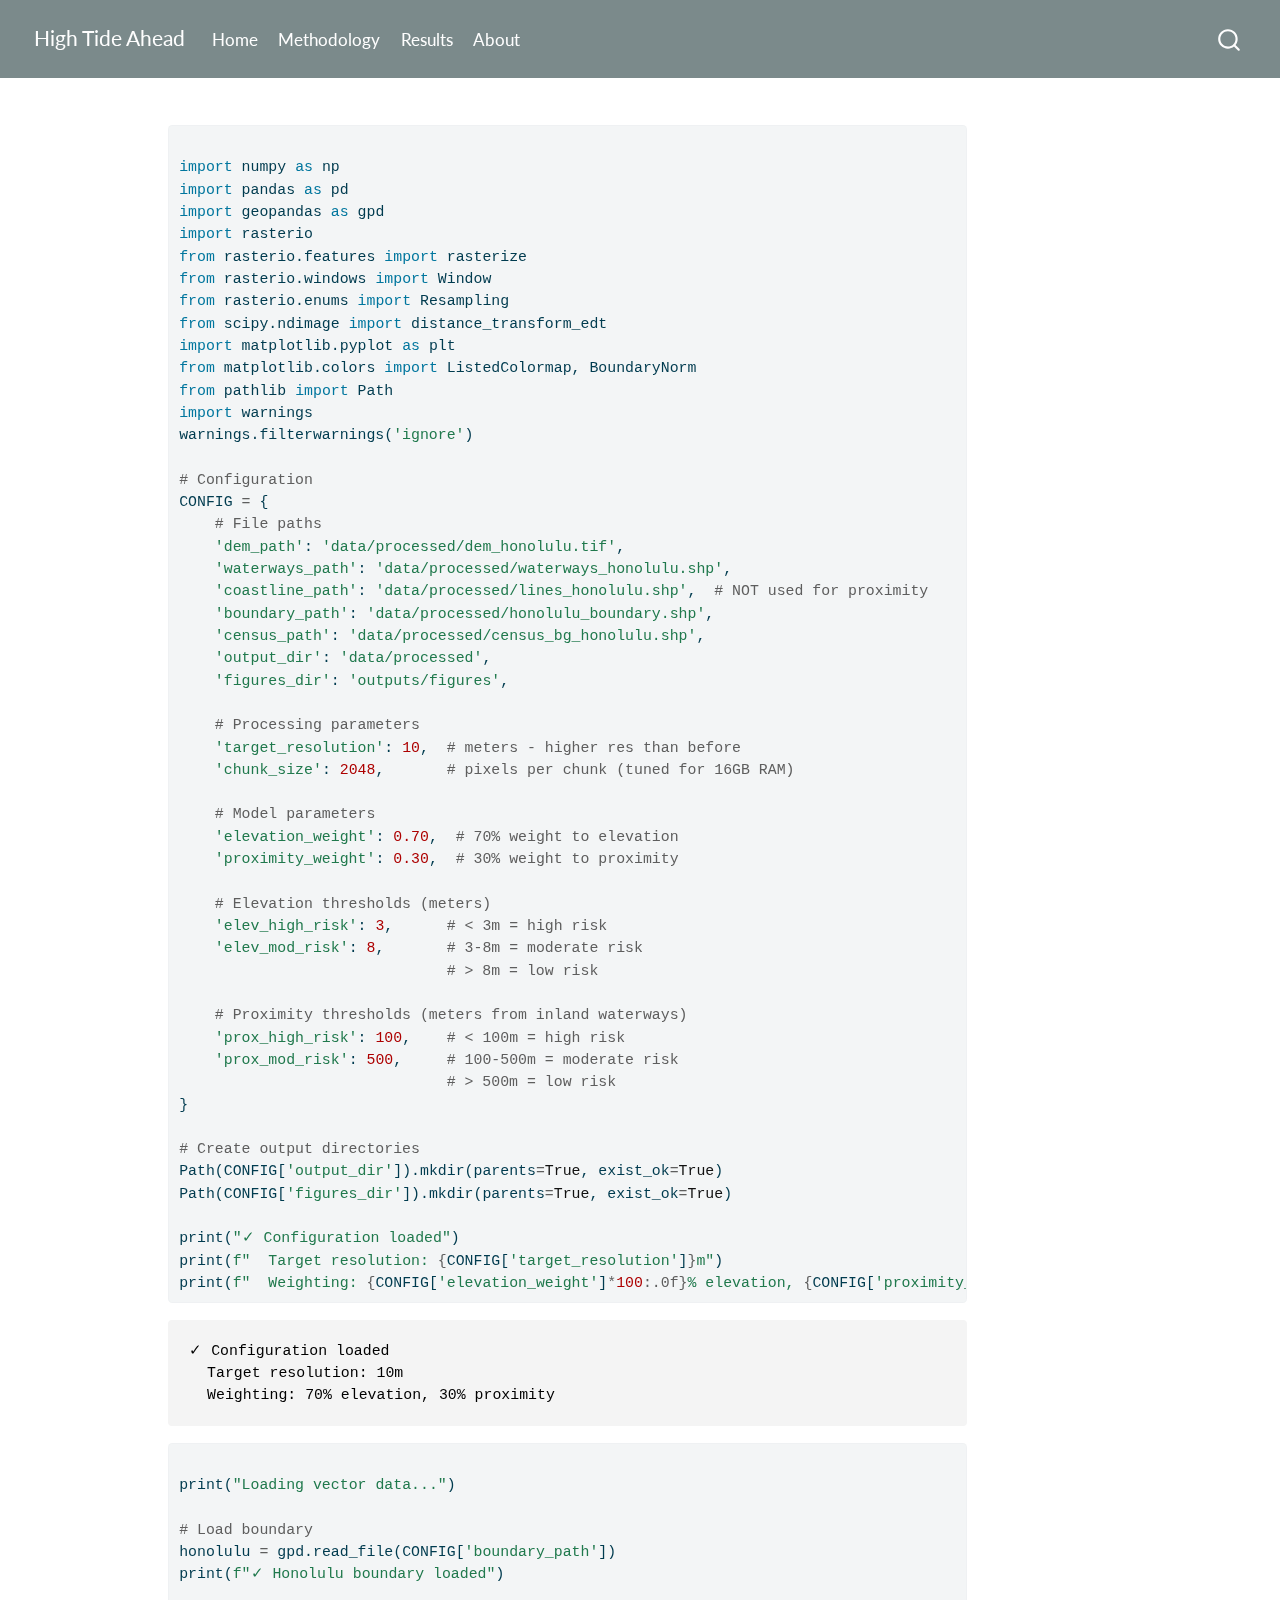
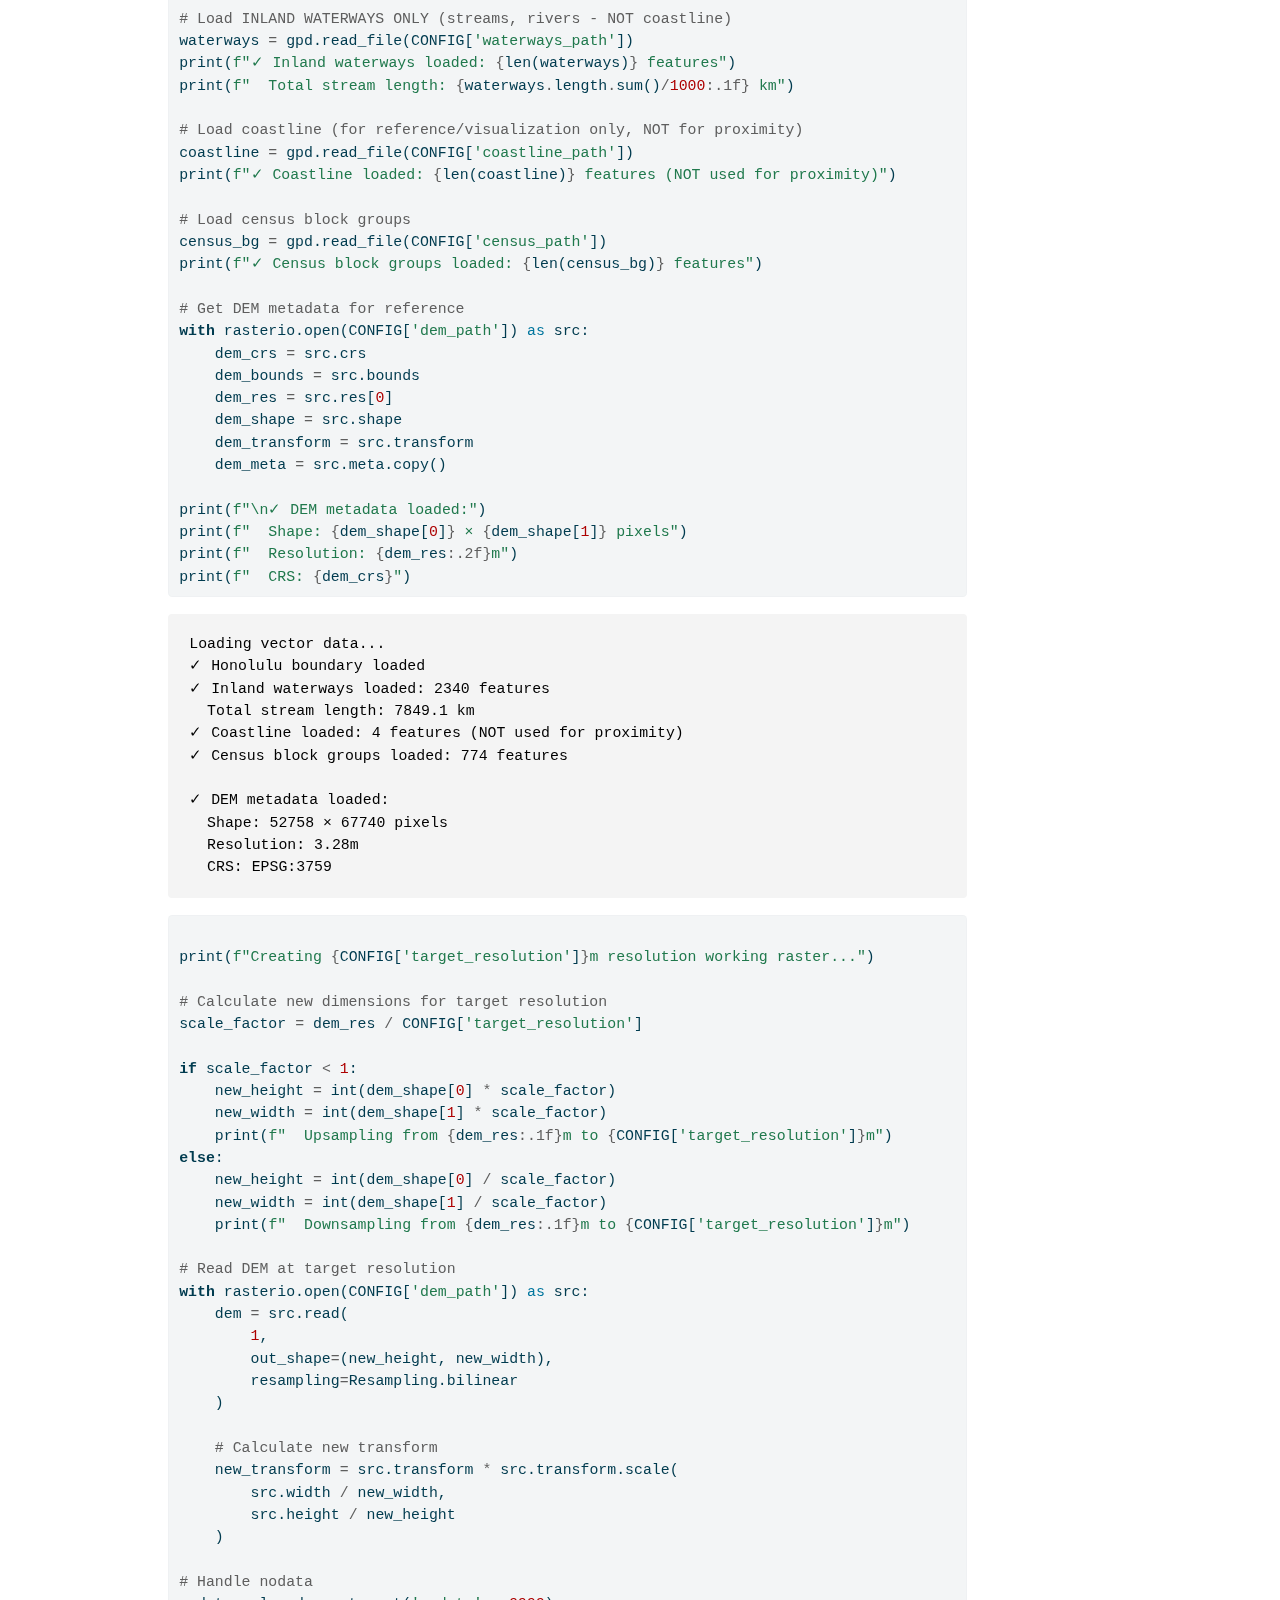
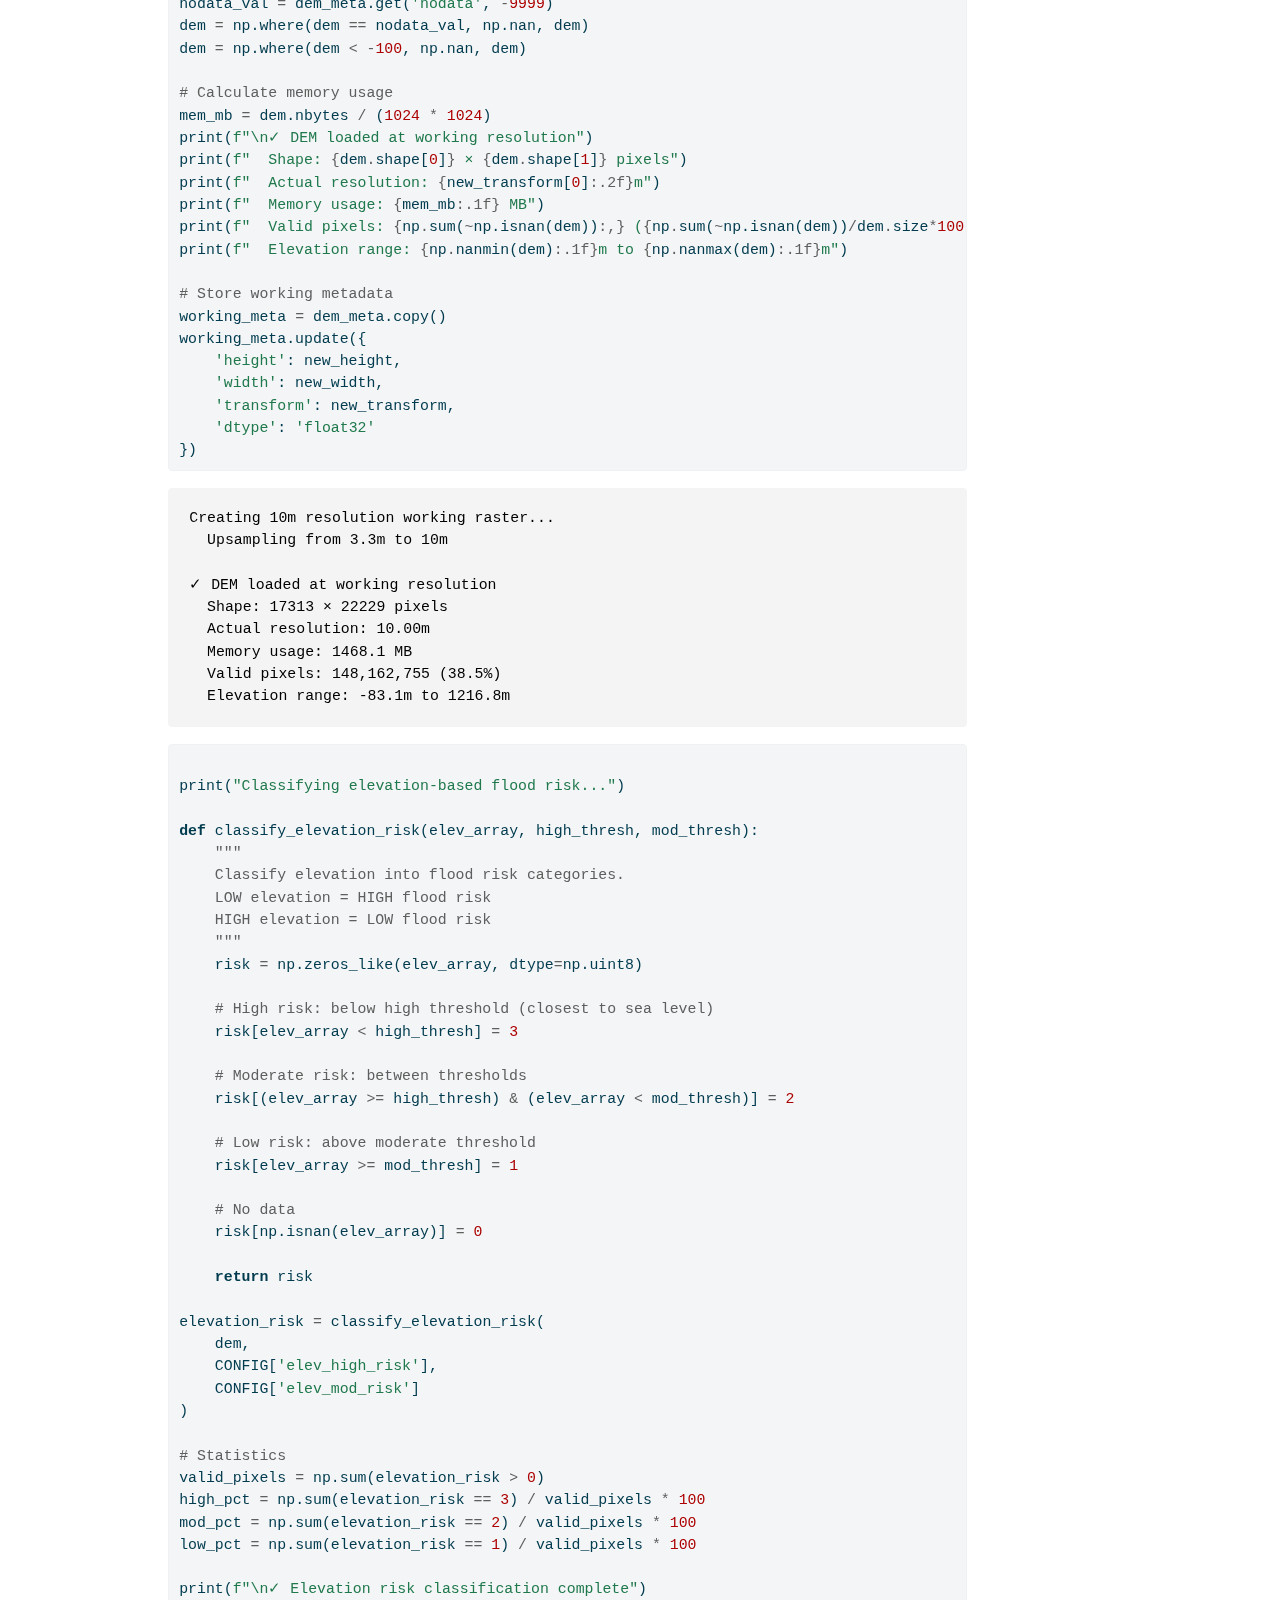
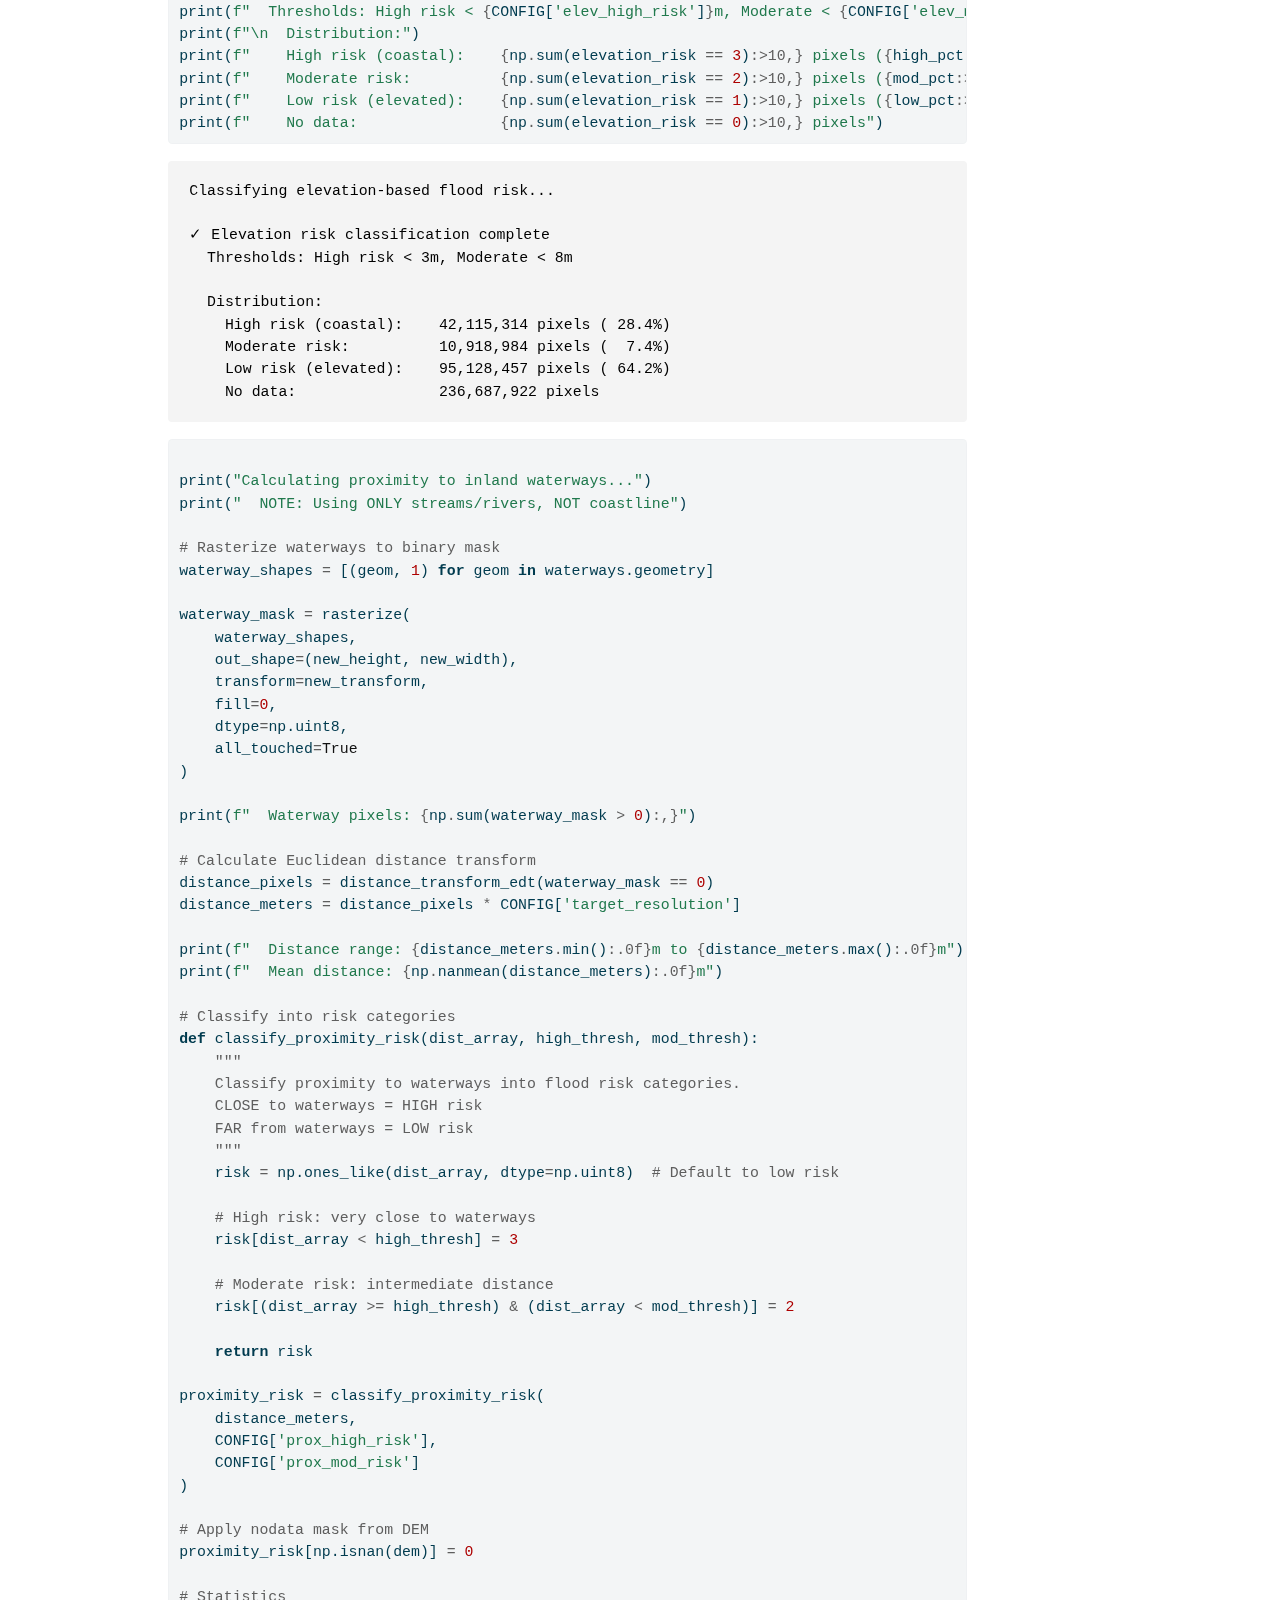
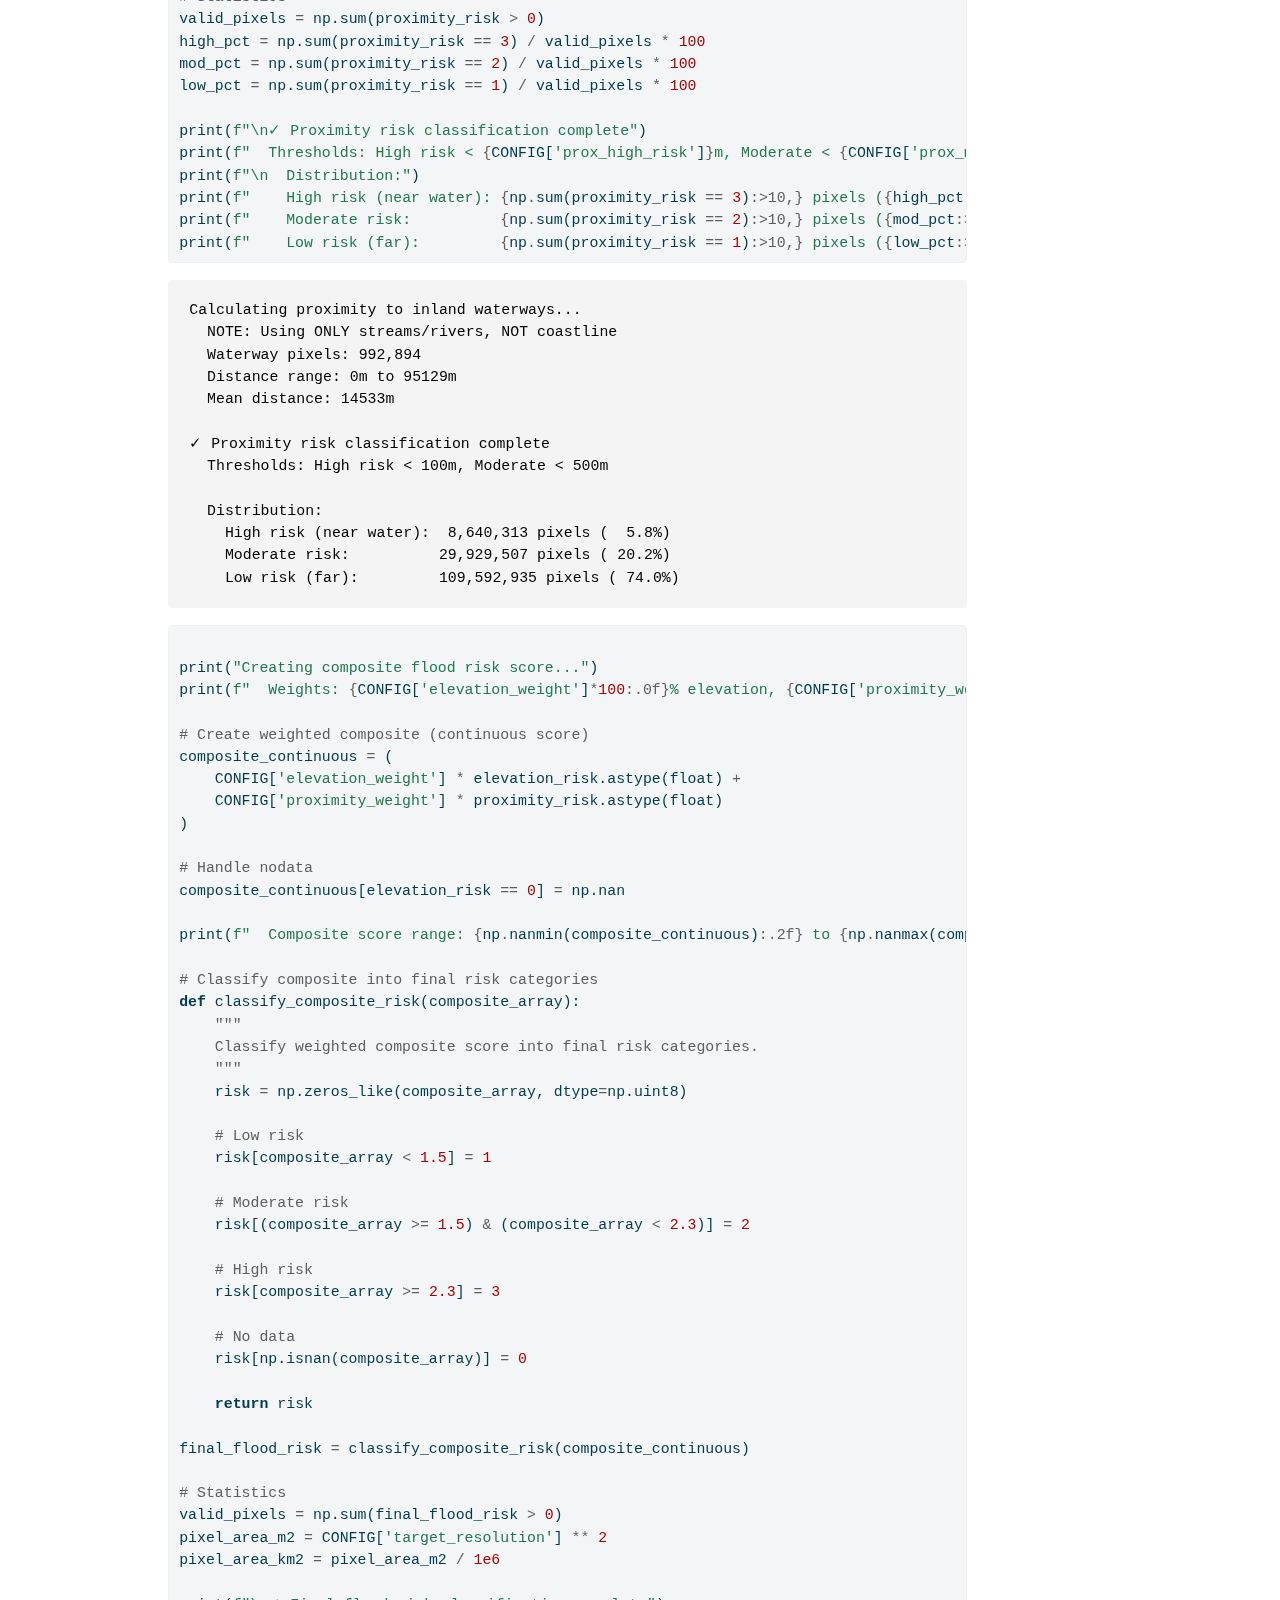
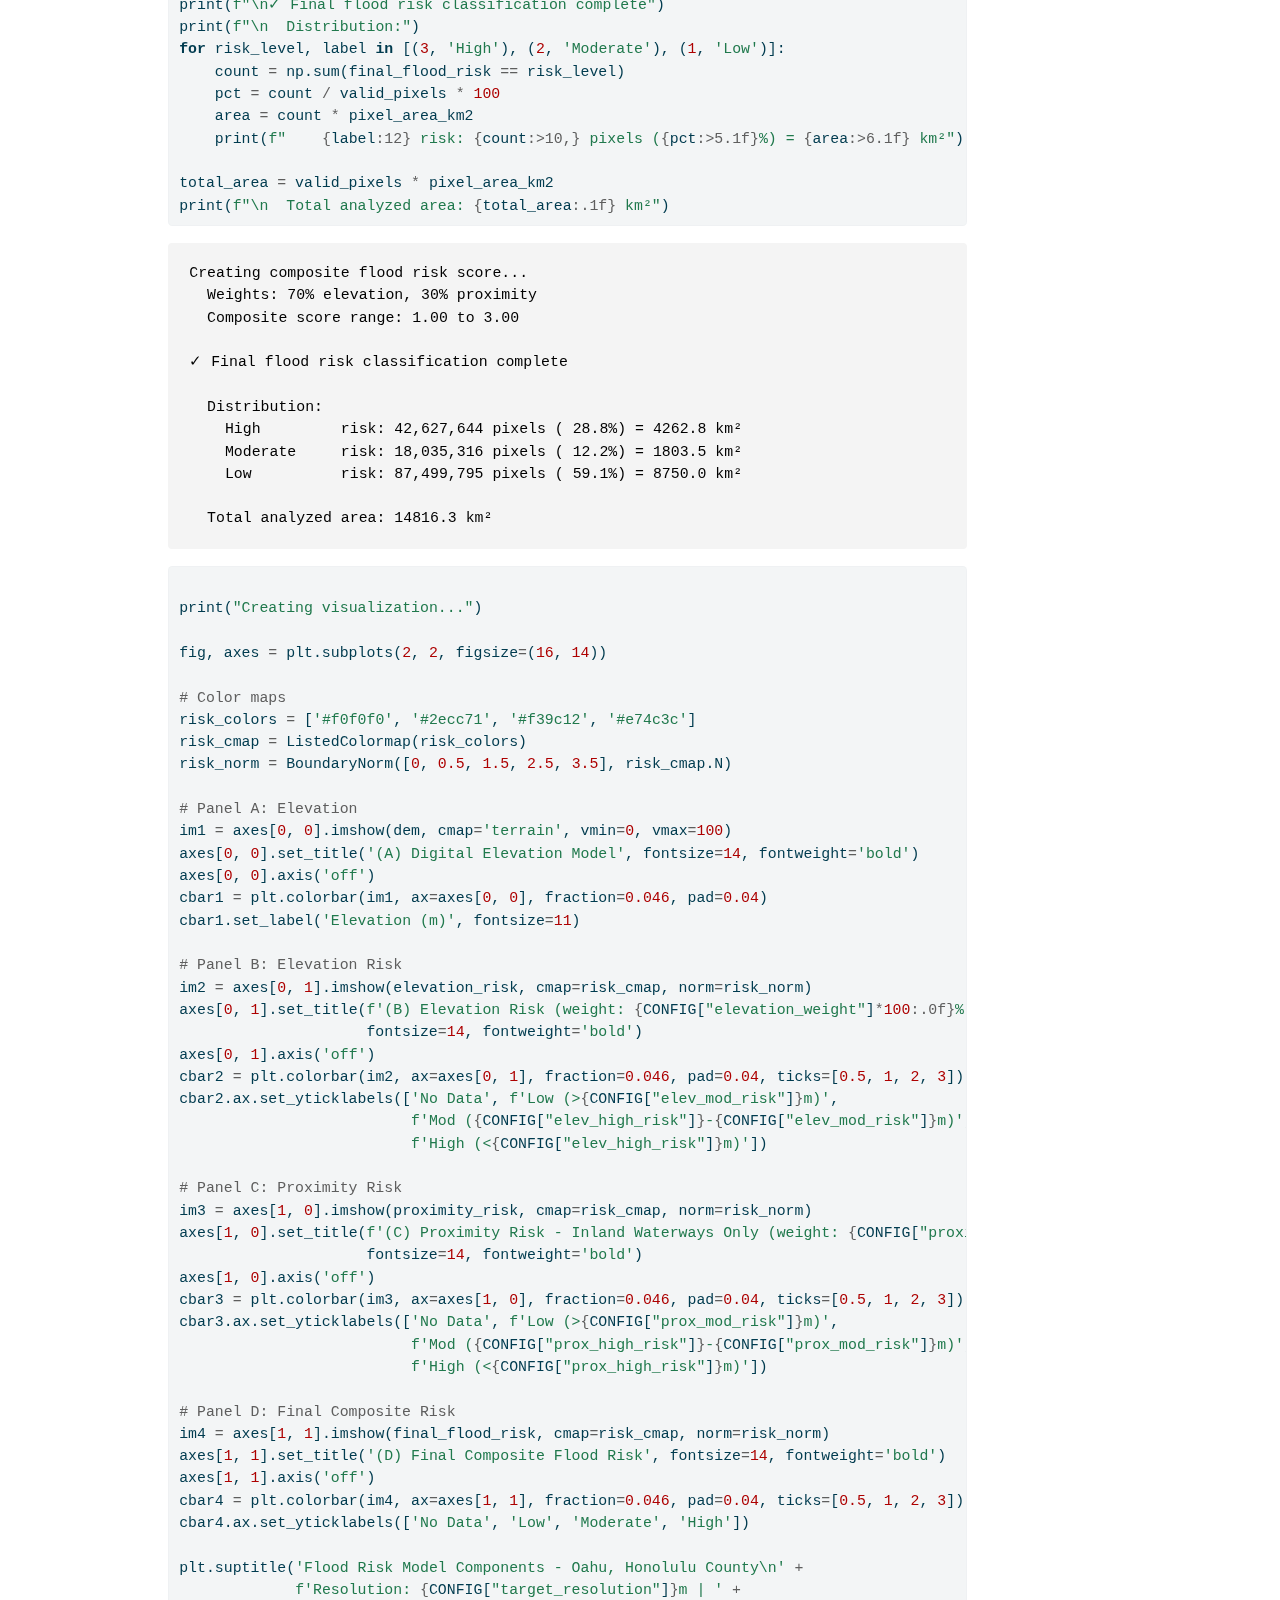
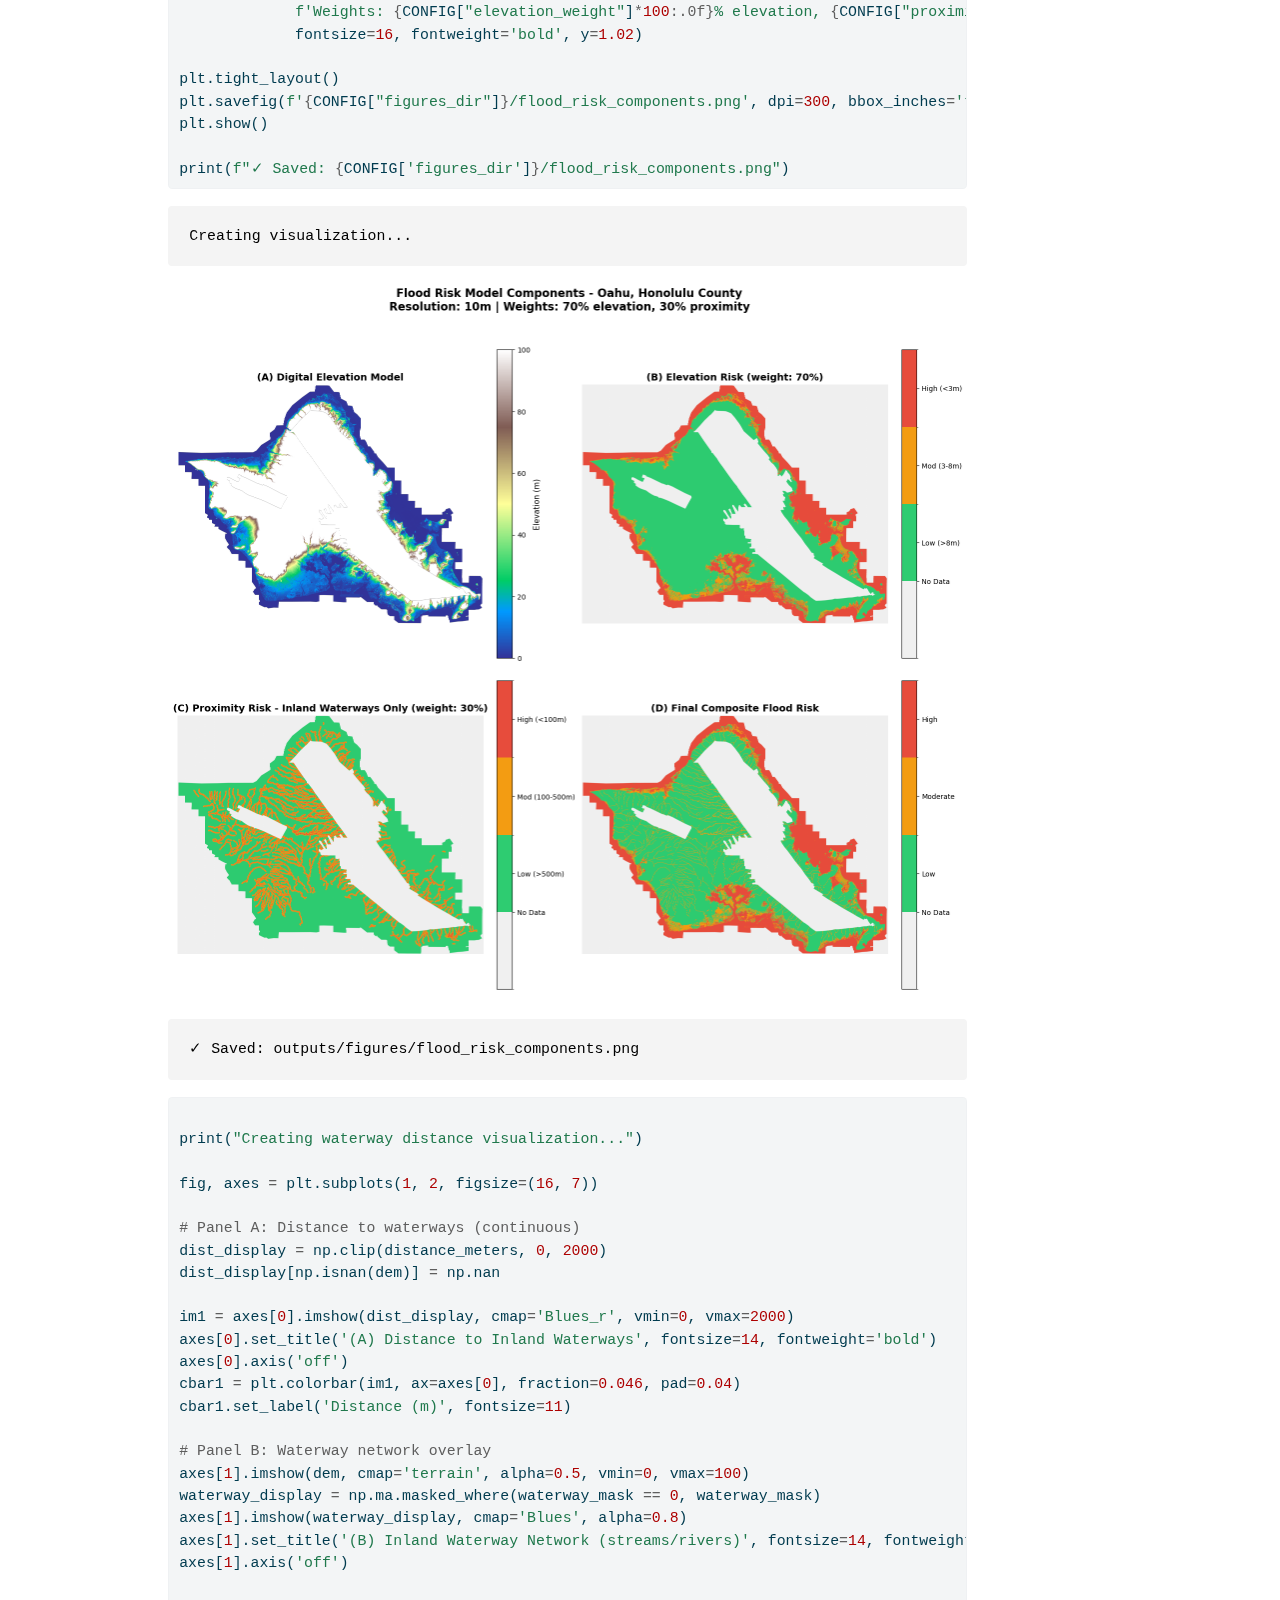
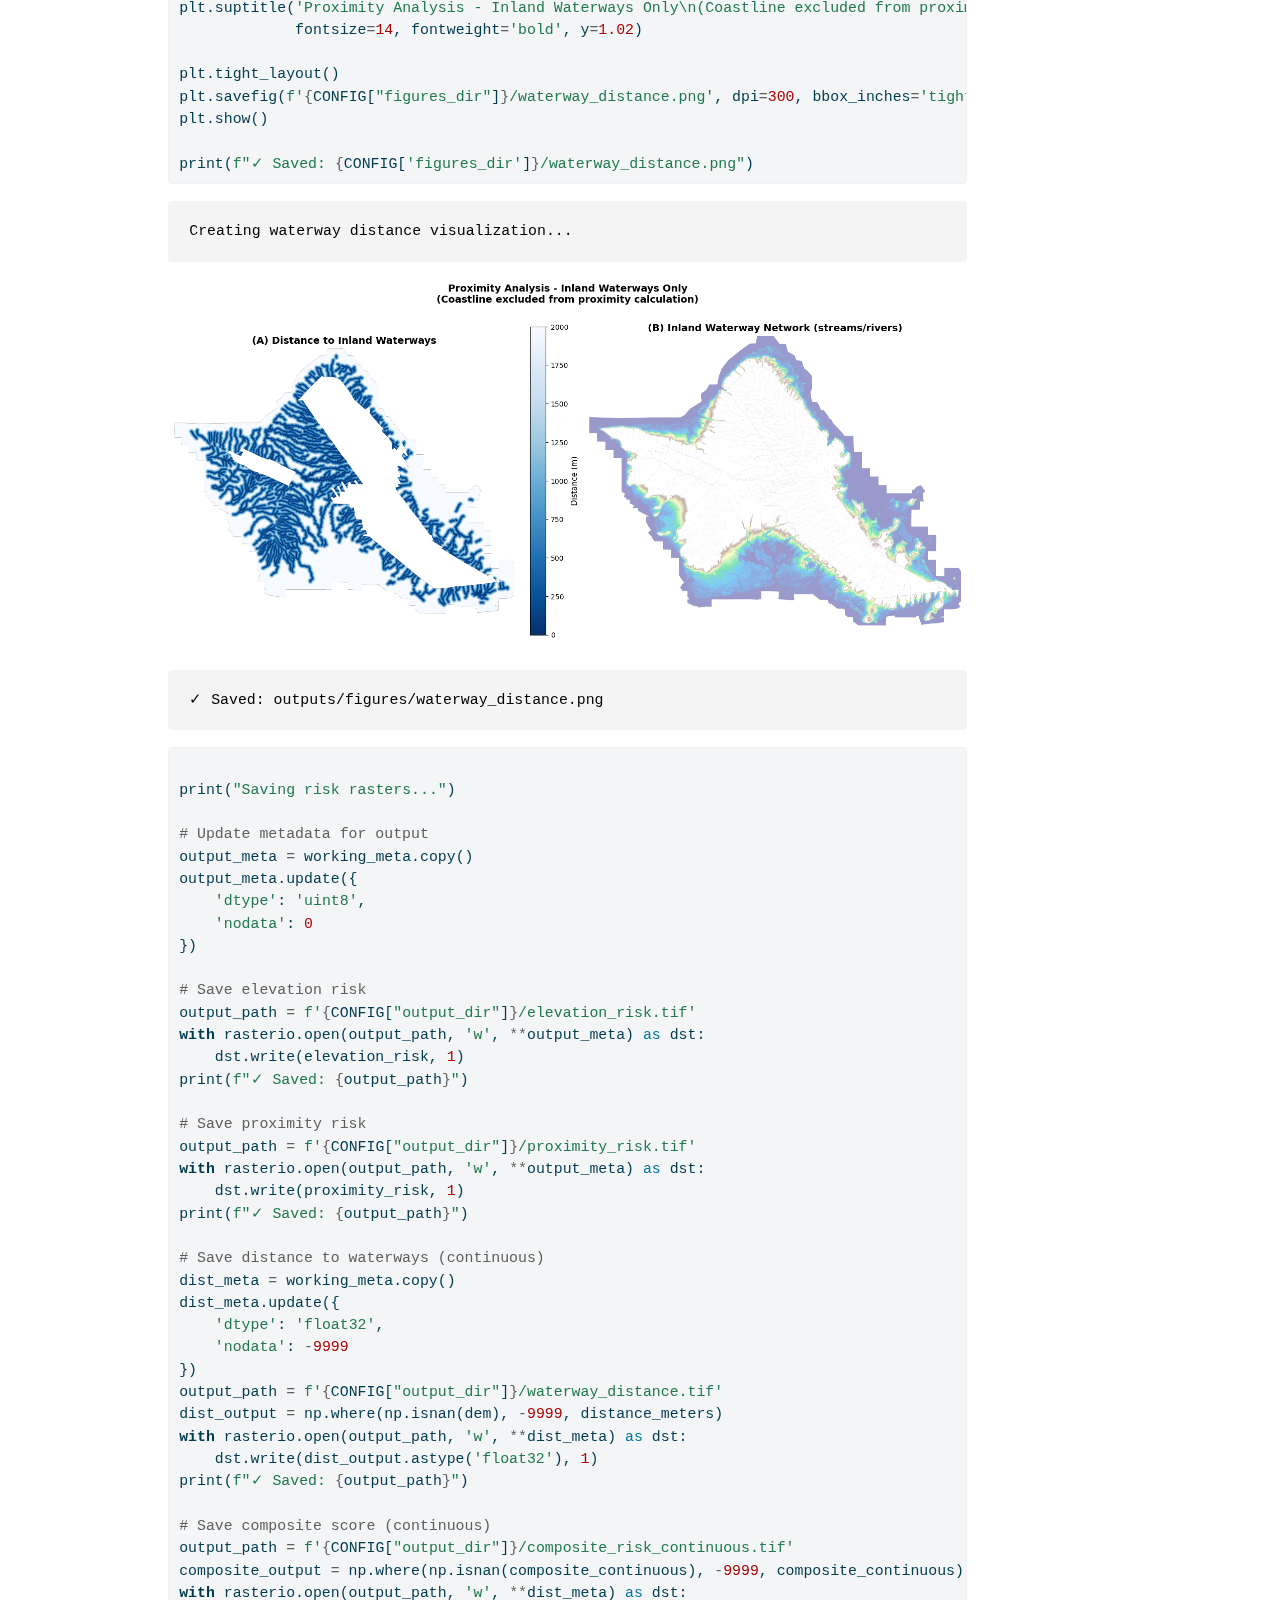
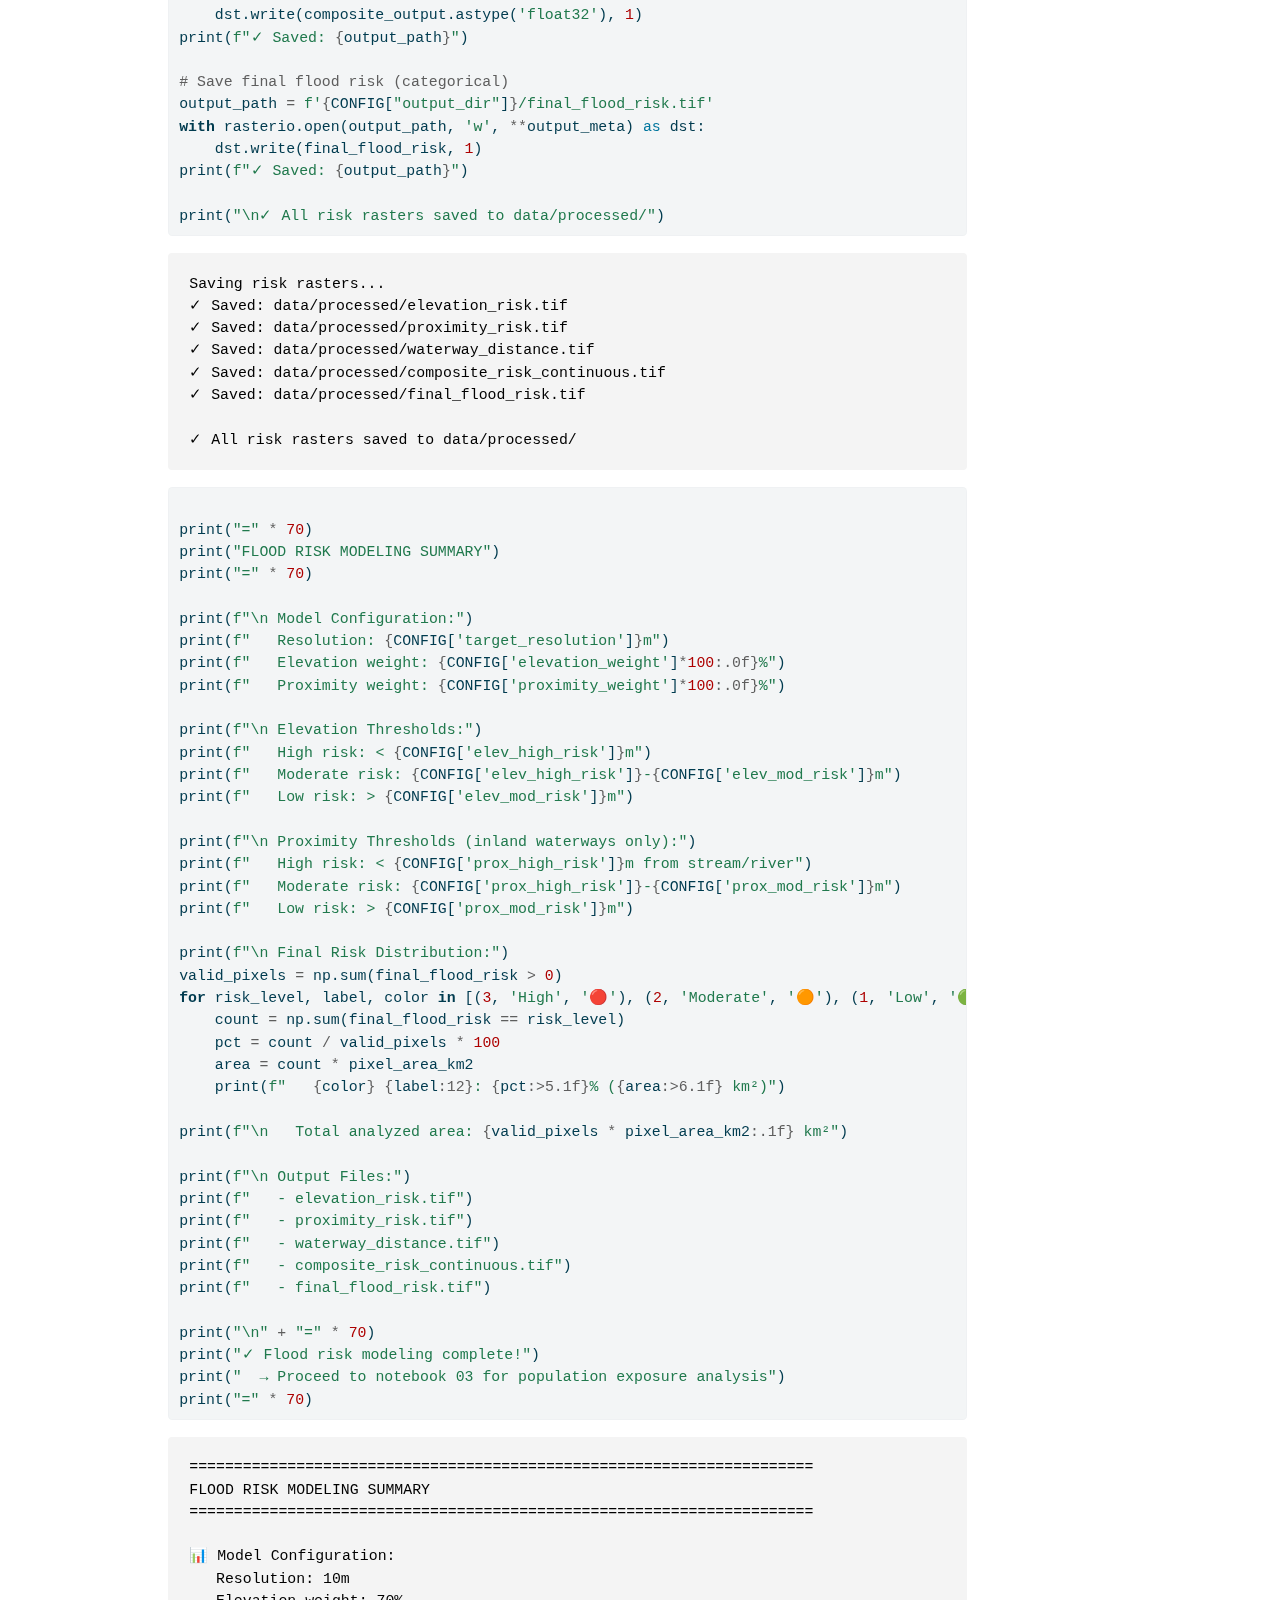
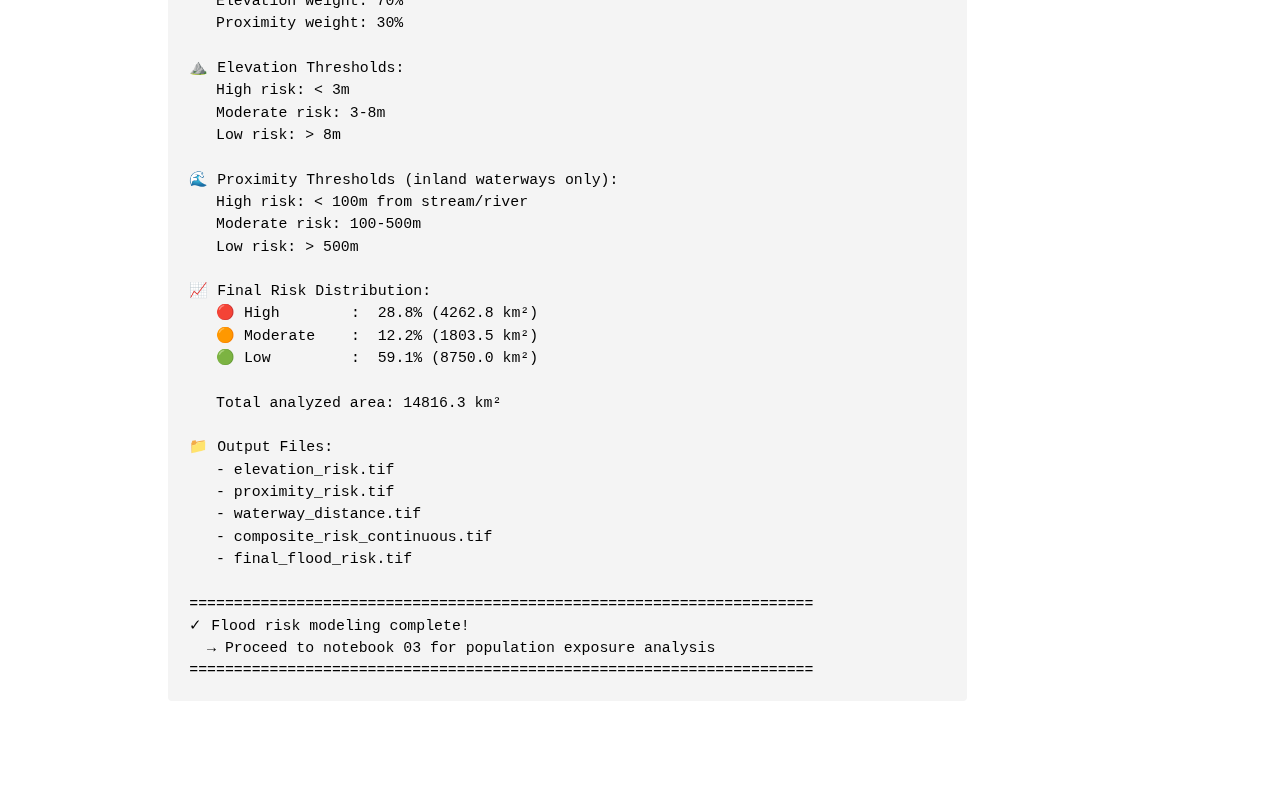
<file: docs/script/02_flood_risk_modeling.html>
<!DOCTYPE html>
<html xmlns="http://www.w3.org/1999/xhtml" lang="en" xml:lang="en"><head>

<meta charset="utf-8">
<meta name="generator" content="quarto-1.8.25">

<meta name="viewport" content="width=device-width, initial-scale=1.0, user-scalable=yes">


<title>flood_risk_modeling – High Tide Ahead</title>
<style>
code{white-space: pre-wrap;}
span.smallcaps{font-variant: small-caps;}
div.columns{display: flex; gap: min(4vw, 1.5em);}
div.column{flex: auto; overflow-x: auto;}
div.hanging-indent{margin-left: 1.5em; text-indent: -1.5em;}
ul.task-list{list-style: none;}
ul.task-list li input[type="checkbox"] {
  width: 0.8em;
  margin: 0 0.8em 0.2em -1em; /* quarto-specific, see https://github.com/quarto-dev/quarto-cli/issues/4556 */ 
  vertical-align: middle;
}
/* CSS for syntax highlighting */
html { -webkit-text-size-adjust: 100%; }
pre > code.sourceCode { white-space: pre; position: relative; }
pre > code.sourceCode > span { display: inline-block; line-height: 1.25; }
pre > code.sourceCode > span:empty { height: 1.2em; }
.sourceCode { overflow: visible; }
code.sourceCode > span { color: inherit; text-decoration: inherit; }
div.sourceCode { margin: 1em 0; }
pre.sourceCode { margin: 0; }
@media screen {
div.sourceCode { overflow: auto; }
}
@media print {
pre > code.sourceCode { white-space: pre-wrap; }
pre > code.sourceCode > span { text-indent: -5em; padding-left: 5em; }
}
pre.numberSource code
  { counter-reset: source-line 0; }
pre.numberSource code > span
  { position: relative; left: -4em; counter-increment: source-line; }
pre.numberSource code > span > a:first-child::before
  { content: counter(source-line);
    position: relative; left: -1em; text-align: right; vertical-align: baseline;
    border: none; display: inline-block;
    -webkit-touch-callout: none; -webkit-user-select: none;
    -khtml-user-select: none; -moz-user-select: none;
    -ms-user-select: none; user-select: none;
    padding: 0 4px; width: 4em;
  }
pre.numberSource { margin-left: 3em;  padding-left: 4px; }
div.sourceCode
  {   }
@media screen {
pre > code.sourceCode > span > a:first-child::before { text-decoration: underline; }
}
</style>


<script src="../site_libs/quarto-nav/quarto-nav.js"></script>
<script src="../site_libs/quarto-nav/headroom.min.js"></script>
<script src="../site_libs/clipboard/clipboard.min.js"></script>
<script src="../site_libs/quarto-search/autocomplete.umd.js"></script>
<script src="../site_libs/quarto-search/fuse.min.js"></script>
<script src="../site_libs/quarto-search/quarto-search.js"></script>
<meta name="quarto:offset" content="../">
<script src="../site_libs/quarto-html/quarto.js" type="module"></script>
<script src="../site_libs/quarto-html/tabsets/tabsets.js" type="module"></script>
<script src="../site_libs/quarto-html/axe/axe-check.js" type="module"></script>
<script src="../site_libs/quarto-html/popper.min.js"></script>
<script src="../site_libs/quarto-html/tippy.umd.min.js"></script>
<script src="../site_libs/quarto-html/anchor.min.js"></script>
<link href="../site_libs/quarto-html/tippy.css" rel="stylesheet">
<link href="../site_libs/quarto-html/quarto-syntax-highlighting-7b89279ff1a6dce999919e0e67d4d9ec.css" rel="stylesheet" id="quarto-text-highlighting-styles">
<script src="../site_libs/bootstrap/bootstrap.min.js"></script>
<link href="../site_libs/bootstrap/bootstrap-icons.css" rel="stylesheet">
<link href="../site_libs/bootstrap/bootstrap-a53b728559d266de2f2f6fd3e95d17f3.min.css" rel="stylesheet" append-hash="true" id="quarto-bootstrap" data-mode="light">
<script id="quarto-search-options" type="application/json">{
  "location": "navbar",
  "copy-button": false,
  "collapse-after": 3,
  "panel-placement": "end",
  "type": "overlay",
  "limit": 50,
  "keyboard-shortcut": [
    "f",
    "/",
    "s"
  ],
  "show-item-context": false,
  "language": {
    "search-no-results-text": "No results",
    "search-matching-documents-text": "matching documents",
    "search-copy-link-title": "Copy link to search",
    "search-hide-matches-text": "Hide additional matches",
    "search-more-match-text": "more match in this document",
    "search-more-matches-text": "more matches in this document",
    "search-clear-button-title": "Clear",
    "search-text-placeholder": "",
    "search-detached-cancel-button-title": "Cancel",
    "search-submit-button-title": "Submit",
    "search-label": "Search"
  }
}</script>


<link rel="stylesheet" href="../styles.css">
</head>

<body class="nav-fixed quarto-light">

<div id="quarto-search-results"></div>
  <header id="quarto-header" class="headroom fixed-top">
    <nav class="navbar navbar-expand-lg " data-bs-theme="dark">
      <div class="navbar-container container-fluid">
      <div class="navbar-brand-container mx-auto">
    <a href="../index.html" class="navbar-brand navbar-brand-logo">
    </a>
    <a class="navbar-brand" href="../index.html">
    <span class="navbar-title">High Tide Ahead</span>
    </a>
  </div>
            <div id="quarto-search" class="" title="Search"></div>
          <button class="navbar-toggler" type="button" data-bs-toggle="collapse" data-bs-target="#navbarCollapse" aria-controls="navbarCollapse" role="menu" aria-expanded="false" aria-label="Toggle navigation" onclick="if (window.quartoToggleHeadroom) { window.quartoToggleHeadroom(); }">
  <span class="navbar-toggler-icon"></span>
</button>
          <div class="collapse navbar-collapse" id="navbarCollapse">
            <ul class="navbar-nav navbar-nav-scroll me-auto">
  <li class="nav-item">
    <a class="nav-link" href="../index.html"> 
<span class="menu-text">Home</span></a>
  </li>  
  <li class="nav-item">
    <a class="nav-link" href="../methodology.html"> 
<span class="menu-text">Methodology</span></a>
  </li>  
  <li class="nav-item">
    <a class="nav-link" href="../results.html"> 
<span class="menu-text">Results</span></a>
  </li>  
  <li class="nav-item">
    <a class="nav-link" href="../about.html"> 
<span class="menu-text">About</span></a>
  </li>  
</ul>
          </div> <!-- /navcollapse -->
            <div class="quarto-navbar-tools">
</div>
      </div> <!-- /container-fluid -->
    </nav>
</header>
<!-- content -->
<div id="quarto-content" class="quarto-container page-columns page-rows-contents page-layout-article page-navbar">
<!-- sidebar -->
<!-- margin-sidebar -->
    <div id="quarto-margin-sidebar" class="sidebar margin-sidebar zindex-bottom">
        
    </div>
<!-- main -->
<main class="content" id="quarto-document-content"><header id="title-block-header" class="quarto-title-block"></header>




<div id="0d2490db-e814-48d0-934c-ba04fb31922f" class="cell" data-execution_count="1">
<div class="code-copy-outer-scaffold"><div class="sourceCode cell-code" id="cb1"><pre class="sourceCode python code-with-copy"><code class="sourceCode python"><span id="cb1-1"><a href="#cb1-1" aria-hidden="true" tabindex="-1"></a></span>
<span id="cb1-2"><a href="#cb1-2" aria-hidden="true" tabindex="-1"></a><span class="im">import</span> numpy <span class="im">as</span> np</span>
<span id="cb1-3"><a href="#cb1-3" aria-hidden="true" tabindex="-1"></a><span class="im">import</span> pandas <span class="im">as</span> pd</span>
<span id="cb1-4"><a href="#cb1-4" aria-hidden="true" tabindex="-1"></a><span class="im">import</span> geopandas <span class="im">as</span> gpd</span>
<span id="cb1-5"><a href="#cb1-5" aria-hidden="true" tabindex="-1"></a><span class="im">import</span> rasterio</span>
<span id="cb1-6"><a href="#cb1-6" aria-hidden="true" tabindex="-1"></a><span class="im">from</span> rasterio.features <span class="im">import</span> rasterize</span>
<span id="cb1-7"><a href="#cb1-7" aria-hidden="true" tabindex="-1"></a><span class="im">from</span> rasterio.windows <span class="im">import</span> Window</span>
<span id="cb1-8"><a href="#cb1-8" aria-hidden="true" tabindex="-1"></a><span class="im">from</span> rasterio.enums <span class="im">import</span> Resampling</span>
<span id="cb1-9"><a href="#cb1-9" aria-hidden="true" tabindex="-1"></a><span class="im">from</span> scipy.ndimage <span class="im">import</span> distance_transform_edt</span>
<span id="cb1-10"><a href="#cb1-10" aria-hidden="true" tabindex="-1"></a><span class="im">import</span> matplotlib.pyplot <span class="im">as</span> plt</span>
<span id="cb1-11"><a href="#cb1-11" aria-hidden="true" tabindex="-1"></a><span class="im">from</span> matplotlib.colors <span class="im">import</span> ListedColormap, BoundaryNorm</span>
<span id="cb1-12"><a href="#cb1-12" aria-hidden="true" tabindex="-1"></a><span class="im">from</span> pathlib <span class="im">import</span> Path</span>
<span id="cb1-13"><a href="#cb1-13" aria-hidden="true" tabindex="-1"></a><span class="im">import</span> warnings</span>
<span id="cb1-14"><a href="#cb1-14" aria-hidden="true" tabindex="-1"></a>warnings.filterwarnings(<span class="st">'ignore'</span>)</span>
<span id="cb1-15"><a href="#cb1-15" aria-hidden="true" tabindex="-1"></a></span>
<span id="cb1-16"><a href="#cb1-16" aria-hidden="true" tabindex="-1"></a><span class="co"># Configuration</span></span>
<span id="cb1-17"><a href="#cb1-17" aria-hidden="true" tabindex="-1"></a>CONFIG <span class="op">=</span> {</span>
<span id="cb1-18"><a href="#cb1-18" aria-hidden="true" tabindex="-1"></a>    <span class="co"># File paths</span></span>
<span id="cb1-19"><a href="#cb1-19" aria-hidden="true" tabindex="-1"></a>    <span class="st">'dem_path'</span>: <span class="st">'data/processed/dem_honolulu.tif'</span>,</span>
<span id="cb1-20"><a href="#cb1-20" aria-hidden="true" tabindex="-1"></a>    <span class="st">'waterways_path'</span>: <span class="st">'data/processed/waterways_honolulu.shp'</span>,</span>
<span id="cb1-21"><a href="#cb1-21" aria-hidden="true" tabindex="-1"></a>    <span class="st">'coastline_path'</span>: <span class="st">'data/processed/lines_honolulu.shp'</span>,  <span class="co"># NOT used for proximity</span></span>
<span id="cb1-22"><a href="#cb1-22" aria-hidden="true" tabindex="-1"></a>    <span class="st">'boundary_path'</span>: <span class="st">'data/processed/honolulu_boundary.shp'</span>,</span>
<span id="cb1-23"><a href="#cb1-23" aria-hidden="true" tabindex="-1"></a>    <span class="st">'census_path'</span>: <span class="st">'data/processed/census_bg_honolulu.shp'</span>,</span>
<span id="cb1-24"><a href="#cb1-24" aria-hidden="true" tabindex="-1"></a>    <span class="st">'output_dir'</span>: <span class="st">'data/processed'</span>,</span>
<span id="cb1-25"><a href="#cb1-25" aria-hidden="true" tabindex="-1"></a>    <span class="st">'figures_dir'</span>: <span class="st">'outputs/figures'</span>,</span>
<span id="cb1-26"><a href="#cb1-26" aria-hidden="true" tabindex="-1"></a>    </span>
<span id="cb1-27"><a href="#cb1-27" aria-hidden="true" tabindex="-1"></a>    <span class="co"># Processing parameters</span></span>
<span id="cb1-28"><a href="#cb1-28" aria-hidden="true" tabindex="-1"></a>    <span class="st">'target_resolution'</span>: <span class="dv">10</span>,  <span class="co"># meters - higher res than before</span></span>
<span id="cb1-29"><a href="#cb1-29" aria-hidden="true" tabindex="-1"></a>    <span class="st">'chunk_size'</span>: <span class="dv">2048</span>,       <span class="co"># pixels per chunk (tuned for 16GB RAM)</span></span>
<span id="cb1-30"><a href="#cb1-30" aria-hidden="true" tabindex="-1"></a>    </span>
<span id="cb1-31"><a href="#cb1-31" aria-hidden="true" tabindex="-1"></a>    <span class="co"># Model parameters</span></span>
<span id="cb1-32"><a href="#cb1-32" aria-hidden="true" tabindex="-1"></a>    <span class="st">'elevation_weight'</span>: <span class="fl">0.70</span>,  <span class="co"># 70% weight to elevation</span></span>
<span id="cb1-33"><a href="#cb1-33" aria-hidden="true" tabindex="-1"></a>    <span class="st">'proximity_weight'</span>: <span class="fl">0.30</span>,  <span class="co"># 30% weight to proximity</span></span>
<span id="cb1-34"><a href="#cb1-34" aria-hidden="true" tabindex="-1"></a>    </span>
<span id="cb1-35"><a href="#cb1-35" aria-hidden="true" tabindex="-1"></a>    <span class="co"># Elevation thresholds (meters)</span></span>
<span id="cb1-36"><a href="#cb1-36" aria-hidden="true" tabindex="-1"></a>    <span class="st">'elev_high_risk'</span>: <span class="dv">3</span>,      <span class="co"># &lt; 3m = high risk</span></span>
<span id="cb1-37"><a href="#cb1-37" aria-hidden="true" tabindex="-1"></a>    <span class="st">'elev_mod_risk'</span>: <span class="dv">8</span>,       <span class="co"># 3-8m = moderate risk</span></span>
<span id="cb1-38"><a href="#cb1-38" aria-hidden="true" tabindex="-1"></a>                              <span class="co"># &gt; 8m = low risk</span></span>
<span id="cb1-39"><a href="#cb1-39" aria-hidden="true" tabindex="-1"></a>    </span>
<span id="cb1-40"><a href="#cb1-40" aria-hidden="true" tabindex="-1"></a>    <span class="co"># Proximity thresholds (meters from inland waterways)</span></span>
<span id="cb1-41"><a href="#cb1-41" aria-hidden="true" tabindex="-1"></a>    <span class="st">'prox_high_risk'</span>: <span class="dv">100</span>,    <span class="co"># &lt; 100m = high risk  </span></span>
<span id="cb1-42"><a href="#cb1-42" aria-hidden="true" tabindex="-1"></a>    <span class="st">'prox_mod_risk'</span>: <span class="dv">500</span>,     <span class="co"># 100-500m = moderate risk</span></span>
<span id="cb1-43"><a href="#cb1-43" aria-hidden="true" tabindex="-1"></a>                              <span class="co"># &gt; 500m = low risk</span></span>
<span id="cb1-44"><a href="#cb1-44" aria-hidden="true" tabindex="-1"></a>}</span>
<span id="cb1-45"><a href="#cb1-45" aria-hidden="true" tabindex="-1"></a></span>
<span id="cb1-46"><a href="#cb1-46" aria-hidden="true" tabindex="-1"></a><span class="co"># Create output directories</span></span>
<span id="cb1-47"><a href="#cb1-47" aria-hidden="true" tabindex="-1"></a>Path(CONFIG[<span class="st">'output_dir'</span>]).mkdir(parents<span class="op">=</span><span class="va">True</span>, exist_ok<span class="op">=</span><span class="va">True</span>)</span>
<span id="cb1-48"><a href="#cb1-48" aria-hidden="true" tabindex="-1"></a>Path(CONFIG[<span class="st">'figures_dir'</span>]).mkdir(parents<span class="op">=</span><span class="va">True</span>, exist_ok<span class="op">=</span><span class="va">True</span>)</span>
<span id="cb1-49"><a href="#cb1-49" aria-hidden="true" tabindex="-1"></a></span>
<span id="cb1-50"><a href="#cb1-50" aria-hidden="true" tabindex="-1"></a><span class="bu">print</span>(<span class="st">"✓ Configuration loaded"</span>)</span>
<span id="cb1-51"><a href="#cb1-51" aria-hidden="true" tabindex="-1"></a><span class="bu">print</span>(<span class="ss">f"  Target resolution: </span><span class="sc">{</span>CONFIG[<span class="st">'target_resolution'</span>]<span class="sc">}</span><span class="ss">m"</span>)</span>
<span id="cb1-52"><a href="#cb1-52" aria-hidden="true" tabindex="-1"></a><span class="bu">print</span>(<span class="ss">f"  Weighting: </span><span class="sc">{</span>CONFIG[<span class="st">'elevation_weight'</span>]<span class="op">*</span><span class="dv">100</span><span class="sc">:.0f}</span><span class="ss">% elevation, </span><span class="sc">{</span>CONFIG[<span class="st">'proximity_weight'</span>]<span class="op">*</span><span class="dv">100</span><span class="sc">:.0f}</span><span class="ss">% proximity"</span>)</span></code></pre></div><button title="Copy to Clipboard" class="code-copy-button"><i class="bi"></i></button></div>
<div class="cell-output cell-output-stdout">
<pre><code>✓ Configuration loaded
  Target resolution: 10m
  Weighting: 70% elevation, 30% proximity</code></pre>
</div>
</div>
<div id="536b63da-c9d4-4478-bf67-8a5e4854a96e" class="cell" data-execution_count="2">
<div class="code-copy-outer-scaffold"><div class="sourceCode cell-code" id="cb3"><pre class="sourceCode python code-with-copy"><code class="sourceCode python"><span id="cb3-1"><a href="#cb3-1" aria-hidden="true" tabindex="-1"></a></span>
<span id="cb3-2"><a href="#cb3-2" aria-hidden="true" tabindex="-1"></a><span class="bu">print</span>(<span class="st">"Loading vector data..."</span>)</span>
<span id="cb3-3"><a href="#cb3-3" aria-hidden="true" tabindex="-1"></a></span>
<span id="cb3-4"><a href="#cb3-4" aria-hidden="true" tabindex="-1"></a><span class="co"># Load boundary</span></span>
<span id="cb3-5"><a href="#cb3-5" aria-hidden="true" tabindex="-1"></a>honolulu <span class="op">=</span> gpd.read_file(CONFIG[<span class="st">'boundary_path'</span>])</span>
<span id="cb3-6"><a href="#cb3-6" aria-hidden="true" tabindex="-1"></a><span class="bu">print</span>(<span class="ss">f"✓ Honolulu boundary loaded"</span>)</span>
<span id="cb3-7"><a href="#cb3-7" aria-hidden="true" tabindex="-1"></a></span>
<span id="cb3-8"><a href="#cb3-8" aria-hidden="true" tabindex="-1"></a><span class="co"># Load INLAND WATERWAYS ONLY (streams, rivers - NOT coastline)</span></span>
<span id="cb3-9"><a href="#cb3-9" aria-hidden="true" tabindex="-1"></a>waterways <span class="op">=</span> gpd.read_file(CONFIG[<span class="st">'waterways_path'</span>])</span>
<span id="cb3-10"><a href="#cb3-10" aria-hidden="true" tabindex="-1"></a><span class="bu">print</span>(<span class="ss">f"✓ Inland waterways loaded: </span><span class="sc">{</span><span class="bu">len</span>(waterways)<span class="sc">}</span><span class="ss"> features"</span>)</span>
<span id="cb3-11"><a href="#cb3-11" aria-hidden="true" tabindex="-1"></a><span class="bu">print</span>(<span class="ss">f"  Total stream length: </span><span class="sc">{</span>waterways<span class="sc">.</span>length<span class="sc">.</span><span class="bu">sum</span>()<span class="op">/</span><span class="dv">1000</span><span class="sc">:.1f}</span><span class="ss"> km"</span>)</span>
<span id="cb3-12"><a href="#cb3-12" aria-hidden="true" tabindex="-1"></a></span>
<span id="cb3-13"><a href="#cb3-13" aria-hidden="true" tabindex="-1"></a><span class="co"># Load coastline (for reference/visualization only, NOT for proximity)</span></span>
<span id="cb3-14"><a href="#cb3-14" aria-hidden="true" tabindex="-1"></a>coastline <span class="op">=</span> gpd.read_file(CONFIG[<span class="st">'coastline_path'</span>])</span>
<span id="cb3-15"><a href="#cb3-15" aria-hidden="true" tabindex="-1"></a><span class="bu">print</span>(<span class="ss">f"✓ Coastline loaded: </span><span class="sc">{</span><span class="bu">len</span>(coastline)<span class="sc">}</span><span class="ss"> features (NOT used for proximity)"</span>)</span>
<span id="cb3-16"><a href="#cb3-16" aria-hidden="true" tabindex="-1"></a></span>
<span id="cb3-17"><a href="#cb3-17" aria-hidden="true" tabindex="-1"></a><span class="co"># Load census block groups</span></span>
<span id="cb3-18"><a href="#cb3-18" aria-hidden="true" tabindex="-1"></a>census_bg <span class="op">=</span> gpd.read_file(CONFIG[<span class="st">'census_path'</span>])</span>
<span id="cb3-19"><a href="#cb3-19" aria-hidden="true" tabindex="-1"></a><span class="bu">print</span>(<span class="ss">f"✓ Census block groups loaded: </span><span class="sc">{</span><span class="bu">len</span>(census_bg)<span class="sc">}</span><span class="ss"> features"</span>)</span>
<span id="cb3-20"><a href="#cb3-20" aria-hidden="true" tabindex="-1"></a></span>
<span id="cb3-21"><a href="#cb3-21" aria-hidden="true" tabindex="-1"></a><span class="co"># Get DEM metadata for reference</span></span>
<span id="cb3-22"><a href="#cb3-22" aria-hidden="true" tabindex="-1"></a><span class="cf">with</span> rasterio.<span class="bu">open</span>(CONFIG[<span class="st">'dem_path'</span>]) <span class="im">as</span> src:</span>
<span id="cb3-23"><a href="#cb3-23" aria-hidden="true" tabindex="-1"></a>    dem_crs <span class="op">=</span> src.crs</span>
<span id="cb3-24"><a href="#cb3-24" aria-hidden="true" tabindex="-1"></a>    dem_bounds <span class="op">=</span> src.bounds</span>
<span id="cb3-25"><a href="#cb3-25" aria-hidden="true" tabindex="-1"></a>    dem_res <span class="op">=</span> src.res[<span class="dv">0</span>]</span>
<span id="cb3-26"><a href="#cb3-26" aria-hidden="true" tabindex="-1"></a>    dem_shape <span class="op">=</span> src.shape</span>
<span id="cb3-27"><a href="#cb3-27" aria-hidden="true" tabindex="-1"></a>    dem_transform <span class="op">=</span> src.transform</span>
<span id="cb3-28"><a href="#cb3-28" aria-hidden="true" tabindex="-1"></a>    dem_meta <span class="op">=</span> src.meta.copy()</span>
<span id="cb3-29"><a href="#cb3-29" aria-hidden="true" tabindex="-1"></a>    </span>
<span id="cb3-30"><a href="#cb3-30" aria-hidden="true" tabindex="-1"></a><span class="bu">print</span>(<span class="ss">f"</span><span class="ch">\n</span><span class="ss">✓ DEM metadata loaded:"</span>)</span>
<span id="cb3-31"><a href="#cb3-31" aria-hidden="true" tabindex="-1"></a><span class="bu">print</span>(<span class="ss">f"  Shape: </span><span class="sc">{</span>dem_shape[<span class="dv">0</span>]<span class="sc">}</span><span class="ss"> × </span><span class="sc">{</span>dem_shape[<span class="dv">1</span>]<span class="sc">}</span><span class="ss"> pixels"</span>)</span>
<span id="cb3-32"><a href="#cb3-32" aria-hidden="true" tabindex="-1"></a><span class="bu">print</span>(<span class="ss">f"  Resolution: </span><span class="sc">{</span>dem_res<span class="sc">:.2f}</span><span class="ss">m"</span>)</span>
<span id="cb3-33"><a href="#cb3-33" aria-hidden="true" tabindex="-1"></a><span class="bu">print</span>(<span class="ss">f"  CRS: </span><span class="sc">{</span>dem_crs<span class="sc">}</span><span class="ss">"</span>)</span></code></pre></div><button title="Copy to Clipboard" class="code-copy-button"><i class="bi"></i></button></div>
<div class="cell-output cell-output-stdout">
<pre><code>Loading vector data...
✓ Honolulu boundary loaded
✓ Inland waterways loaded: 2340 features
  Total stream length: 7849.1 km
✓ Coastline loaded: 4 features (NOT used for proximity)
✓ Census block groups loaded: 774 features

✓ DEM metadata loaded:
  Shape: 52758 × 67740 pixels
  Resolution: 3.28m
  CRS: EPSG:3759</code></pre>
</div>
</div>
<div id="e16057e8-aba7-4040-bd3d-caf793b213ff" class="cell" data-execution_count="3">
<div class="code-copy-outer-scaffold"><div class="sourceCode cell-code" id="cb5"><pre class="sourceCode python code-with-copy"><code class="sourceCode python"><span id="cb5-1"><a href="#cb5-1" aria-hidden="true" tabindex="-1"></a></span>
<span id="cb5-2"><a href="#cb5-2" aria-hidden="true" tabindex="-1"></a><span class="bu">print</span>(<span class="ss">f"Creating </span><span class="sc">{</span>CONFIG[<span class="st">'target_resolution'</span>]<span class="sc">}</span><span class="ss">m resolution working raster..."</span>)</span>
<span id="cb5-3"><a href="#cb5-3" aria-hidden="true" tabindex="-1"></a></span>
<span id="cb5-4"><a href="#cb5-4" aria-hidden="true" tabindex="-1"></a><span class="co"># Calculate new dimensions for target resolution</span></span>
<span id="cb5-5"><a href="#cb5-5" aria-hidden="true" tabindex="-1"></a>scale_factor <span class="op">=</span> dem_res <span class="op">/</span> CONFIG[<span class="st">'target_resolution'</span>]</span>
<span id="cb5-6"><a href="#cb5-6" aria-hidden="true" tabindex="-1"></a></span>
<span id="cb5-7"><a href="#cb5-7" aria-hidden="true" tabindex="-1"></a><span class="cf">if</span> scale_factor <span class="op">&lt;</span> <span class="dv">1</span>:</span>
<span id="cb5-8"><a href="#cb5-8" aria-hidden="true" tabindex="-1"></a>    new_height <span class="op">=</span> <span class="bu">int</span>(dem_shape[<span class="dv">0</span>] <span class="op">*</span> scale_factor)</span>
<span id="cb5-9"><a href="#cb5-9" aria-hidden="true" tabindex="-1"></a>    new_width <span class="op">=</span> <span class="bu">int</span>(dem_shape[<span class="dv">1</span>] <span class="op">*</span> scale_factor)</span>
<span id="cb5-10"><a href="#cb5-10" aria-hidden="true" tabindex="-1"></a>    <span class="bu">print</span>(<span class="ss">f"  Upsampling from </span><span class="sc">{</span>dem_res<span class="sc">:.1f}</span><span class="ss">m to </span><span class="sc">{</span>CONFIG[<span class="st">'target_resolution'</span>]<span class="sc">}</span><span class="ss">m"</span>)</span>
<span id="cb5-11"><a href="#cb5-11" aria-hidden="true" tabindex="-1"></a><span class="cf">else</span>:</span>
<span id="cb5-12"><a href="#cb5-12" aria-hidden="true" tabindex="-1"></a>    new_height <span class="op">=</span> <span class="bu">int</span>(dem_shape[<span class="dv">0</span>] <span class="op">/</span> scale_factor)</span>
<span id="cb5-13"><a href="#cb5-13" aria-hidden="true" tabindex="-1"></a>    new_width <span class="op">=</span> <span class="bu">int</span>(dem_shape[<span class="dv">1</span>] <span class="op">/</span> scale_factor)</span>
<span id="cb5-14"><a href="#cb5-14" aria-hidden="true" tabindex="-1"></a>    <span class="bu">print</span>(<span class="ss">f"  Downsampling from </span><span class="sc">{</span>dem_res<span class="sc">:.1f}</span><span class="ss">m to </span><span class="sc">{</span>CONFIG[<span class="st">'target_resolution'</span>]<span class="sc">}</span><span class="ss">m"</span>)</span>
<span id="cb5-15"><a href="#cb5-15" aria-hidden="true" tabindex="-1"></a></span>
<span id="cb5-16"><a href="#cb5-16" aria-hidden="true" tabindex="-1"></a><span class="co"># Read DEM at target resolution</span></span>
<span id="cb5-17"><a href="#cb5-17" aria-hidden="true" tabindex="-1"></a><span class="cf">with</span> rasterio.<span class="bu">open</span>(CONFIG[<span class="st">'dem_path'</span>]) <span class="im">as</span> src:</span>
<span id="cb5-18"><a href="#cb5-18" aria-hidden="true" tabindex="-1"></a>    dem <span class="op">=</span> src.read(</span>
<span id="cb5-19"><a href="#cb5-19" aria-hidden="true" tabindex="-1"></a>        <span class="dv">1</span>,</span>
<span id="cb5-20"><a href="#cb5-20" aria-hidden="true" tabindex="-1"></a>        out_shape<span class="op">=</span>(new_height, new_width),</span>
<span id="cb5-21"><a href="#cb5-21" aria-hidden="true" tabindex="-1"></a>        resampling<span class="op">=</span>Resampling.bilinear</span>
<span id="cb5-22"><a href="#cb5-22" aria-hidden="true" tabindex="-1"></a>    )</span>
<span id="cb5-23"><a href="#cb5-23" aria-hidden="true" tabindex="-1"></a>    </span>
<span id="cb5-24"><a href="#cb5-24" aria-hidden="true" tabindex="-1"></a>    <span class="co"># Calculate new transform</span></span>
<span id="cb5-25"><a href="#cb5-25" aria-hidden="true" tabindex="-1"></a>    new_transform <span class="op">=</span> src.transform <span class="op">*</span> src.transform.scale(</span>
<span id="cb5-26"><a href="#cb5-26" aria-hidden="true" tabindex="-1"></a>        src.width <span class="op">/</span> new_width,</span>
<span id="cb5-27"><a href="#cb5-27" aria-hidden="true" tabindex="-1"></a>        src.height <span class="op">/</span> new_height</span>
<span id="cb5-28"><a href="#cb5-28" aria-hidden="true" tabindex="-1"></a>    )</span>
<span id="cb5-29"><a href="#cb5-29" aria-hidden="true" tabindex="-1"></a></span>
<span id="cb5-30"><a href="#cb5-30" aria-hidden="true" tabindex="-1"></a><span class="co"># Handle nodata</span></span>
<span id="cb5-31"><a href="#cb5-31" aria-hidden="true" tabindex="-1"></a>nodata_val <span class="op">=</span> dem_meta.get(<span class="st">'nodata'</span>, <span class="op">-</span><span class="dv">9999</span>)</span>
<span id="cb5-32"><a href="#cb5-32" aria-hidden="true" tabindex="-1"></a>dem <span class="op">=</span> np.where(dem <span class="op">==</span> nodata_val, np.nan, dem)</span>
<span id="cb5-33"><a href="#cb5-33" aria-hidden="true" tabindex="-1"></a>dem <span class="op">=</span> np.where(dem <span class="op">&lt;</span> <span class="op">-</span><span class="dv">100</span>, np.nan, dem)</span>
<span id="cb5-34"><a href="#cb5-34" aria-hidden="true" tabindex="-1"></a></span>
<span id="cb5-35"><a href="#cb5-35" aria-hidden="true" tabindex="-1"></a><span class="co"># Calculate memory usage</span></span>
<span id="cb5-36"><a href="#cb5-36" aria-hidden="true" tabindex="-1"></a>mem_mb <span class="op">=</span> dem.nbytes <span class="op">/</span> (<span class="dv">1024</span> <span class="op">*</span> <span class="dv">1024</span>)</span>
<span id="cb5-37"><a href="#cb5-37" aria-hidden="true" tabindex="-1"></a><span class="bu">print</span>(<span class="ss">f"</span><span class="ch">\n</span><span class="ss">✓ DEM loaded at working resolution"</span>)</span>
<span id="cb5-38"><a href="#cb5-38" aria-hidden="true" tabindex="-1"></a><span class="bu">print</span>(<span class="ss">f"  Shape: </span><span class="sc">{</span>dem<span class="sc">.</span>shape[<span class="dv">0</span>]<span class="sc">}</span><span class="ss"> × </span><span class="sc">{</span>dem<span class="sc">.</span>shape[<span class="dv">1</span>]<span class="sc">}</span><span class="ss"> pixels"</span>)</span>
<span id="cb5-39"><a href="#cb5-39" aria-hidden="true" tabindex="-1"></a><span class="bu">print</span>(<span class="ss">f"  Actual resolution: </span><span class="sc">{</span>new_transform[<span class="dv">0</span>]<span class="sc">:.2f}</span><span class="ss">m"</span>)</span>
<span id="cb5-40"><a href="#cb5-40" aria-hidden="true" tabindex="-1"></a><span class="bu">print</span>(<span class="ss">f"  Memory usage: </span><span class="sc">{</span>mem_mb<span class="sc">:.1f}</span><span class="ss"> MB"</span>)</span>
<span id="cb5-41"><a href="#cb5-41" aria-hidden="true" tabindex="-1"></a><span class="bu">print</span>(<span class="ss">f"  Valid pixels: </span><span class="sc">{</span>np<span class="sc">.</span><span class="bu">sum</span>(<span class="op">~</span>np.isnan(dem))<span class="sc">:,}</span><span class="ss"> (</span><span class="sc">{</span>np<span class="sc">.</span><span class="bu">sum</span>(<span class="op">~</span>np.isnan(dem))<span class="op">/</span>dem<span class="sc">.</span>size<span class="op">*</span><span class="dv">100</span><span class="sc">:.1f}</span><span class="ss">%)"</span>)</span>
<span id="cb5-42"><a href="#cb5-42" aria-hidden="true" tabindex="-1"></a><span class="bu">print</span>(<span class="ss">f"  Elevation range: </span><span class="sc">{</span>np<span class="sc">.</span>nanmin(dem)<span class="sc">:.1f}</span><span class="ss">m to </span><span class="sc">{</span>np<span class="sc">.</span>nanmax(dem)<span class="sc">:.1f}</span><span class="ss">m"</span>)</span>
<span id="cb5-43"><a href="#cb5-43" aria-hidden="true" tabindex="-1"></a></span>
<span id="cb5-44"><a href="#cb5-44" aria-hidden="true" tabindex="-1"></a><span class="co"># Store working metadata</span></span>
<span id="cb5-45"><a href="#cb5-45" aria-hidden="true" tabindex="-1"></a>working_meta <span class="op">=</span> dem_meta.copy()</span>
<span id="cb5-46"><a href="#cb5-46" aria-hidden="true" tabindex="-1"></a>working_meta.update({</span>
<span id="cb5-47"><a href="#cb5-47" aria-hidden="true" tabindex="-1"></a>    <span class="st">'height'</span>: new_height,</span>
<span id="cb5-48"><a href="#cb5-48" aria-hidden="true" tabindex="-1"></a>    <span class="st">'width'</span>: new_width,</span>
<span id="cb5-49"><a href="#cb5-49" aria-hidden="true" tabindex="-1"></a>    <span class="st">'transform'</span>: new_transform,</span>
<span id="cb5-50"><a href="#cb5-50" aria-hidden="true" tabindex="-1"></a>    <span class="st">'dtype'</span>: <span class="st">'float32'</span></span>
<span id="cb5-51"><a href="#cb5-51" aria-hidden="true" tabindex="-1"></a>})</span></code></pre></div><button title="Copy to Clipboard" class="code-copy-button"><i class="bi"></i></button></div>
<div class="cell-output cell-output-stdout">
<pre><code>Creating 10m resolution working raster...
  Upsampling from 3.3m to 10m

✓ DEM loaded at working resolution
  Shape: 17313 × 22229 pixels
  Actual resolution: 10.00m
  Memory usage: 1468.1 MB
  Valid pixels: 148,162,755 (38.5%)
  Elevation range: -83.1m to 1216.8m</code></pre>
</div>
</div>
<div id="34da9da5-5492-42b6-b493-fe47640355b9" class="cell" data-execution_count="4">
<div class="code-copy-outer-scaffold"><div class="sourceCode cell-code" id="cb7"><pre class="sourceCode python code-with-copy"><code class="sourceCode python"><span id="cb7-1"><a href="#cb7-1" aria-hidden="true" tabindex="-1"></a></span>
<span id="cb7-2"><a href="#cb7-2" aria-hidden="true" tabindex="-1"></a><span class="bu">print</span>(<span class="st">"Classifying elevation-based flood risk..."</span>)</span>
<span id="cb7-3"><a href="#cb7-3" aria-hidden="true" tabindex="-1"></a></span>
<span id="cb7-4"><a href="#cb7-4" aria-hidden="true" tabindex="-1"></a><span class="kw">def</span> classify_elevation_risk(elev_array, high_thresh, mod_thresh):</span>
<span id="cb7-5"><a href="#cb7-5" aria-hidden="true" tabindex="-1"></a>    <span class="co">"""</span></span>
<span id="cb7-6"><a href="#cb7-6" aria-hidden="true" tabindex="-1"></a><span class="co">    Classify elevation into flood risk categories.</span></span>
<span id="cb7-7"><a href="#cb7-7" aria-hidden="true" tabindex="-1"></a><span class="co">    LOW elevation = HIGH flood risk</span></span>
<span id="cb7-8"><a href="#cb7-8" aria-hidden="true" tabindex="-1"></a><span class="co">    HIGH elevation = LOW flood risk</span></span>
<span id="cb7-9"><a href="#cb7-9" aria-hidden="true" tabindex="-1"></a><span class="co">    """</span></span>
<span id="cb7-10"><a href="#cb7-10" aria-hidden="true" tabindex="-1"></a>    risk <span class="op">=</span> np.zeros_like(elev_array, dtype<span class="op">=</span>np.uint8)</span>
<span id="cb7-11"><a href="#cb7-11" aria-hidden="true" tabindex="-1"></a>    </span>
<span id="cb7-12"><a href="#cb7-12" aria-hidden="true" tabindex="-1"></a>    <span class="co"># High risk: below high threshold (closest to sea level)</span></span>
<span id="cb7-13"><a href="#cb7-13" aria-hidden="true" tabindex="-1"></a>    risk[elev_array <span class="op">&lt;</span> high_thresh] <span class="op">=</span> <span class="dv">3</span></span>
<span id="cb7-14"><a href="#cb7-14" aria-hidden="true" tabindex="-1"></a>    </span>
<span id="cb7-15"><a href="#cb7-15" aria-hidden="true" tabindex="-1"></a>    <span class="co"># Moderate risk: between thresholds</span></span>
<span id="cb7-16"><a href="#cb7-16" aria-hidden="true" tabindex="-1"></a>    risk[(elev_array <span class="op">&gt;=</span> high_thresh) <span class="op">&amp;</span> (elev_array <span class="op">&lt;</span> mod_thresh)] <span class="op">=</span> <span class="dv">2</span></span>
<span id="cb7-17"><a href="#cb7-17" aria-hidden="true" tabindex="-1"></a>    </span>
<span id="cb7-18"><a href="#cb7-18" aria-hidden="true" tabindex="-1"></a>    <span class="co"># Low risk: above moderate threshold</span></span>
<span id="cb7-19"><a href="#cb7-19" aria-hidden="true" tabindex="-1"></a>    risk[elev_array <span class="op">&gt;=</span> mod_thresh] <span class="op">=</span> <span class="dv">1</span></span>
<span id="cb7-20"><a href="#cb7-20" aria-hidden="true" tabindex="-1"></a>    </span>
<span id="cb7-21"><a href="#cb7-21" aria-hidden="true" tabindex="-1"></a>    <span class="co"># No data</span></span>
<span id="cb7-22"><a href="#cb7-22" aria-hidden="true" tabindex="-1"></a>    risk[np.isnan(elev_array)] <span class="op">=</span> <span class="dv">0</span></span>
<span id="cb7-23"><a href="#cb7-23" aria-hidden="true" tabindex="-1"></a>    </span>
<span id="cb7-24"><a href="#cb7-24" aria-hidden="true" tabindex="-1"></a>    <span class="cf">return</span> risk</span>
<span id="cb7-25"><a href="#cb7-25" aria-hidden="true" tabindex="-1"></a></span>
<span id="cb7-26"><a href="#cb7-26" aria-hidden="true" tabindex="-1"></a>elevation_risk <span class="op">=</span> classify_elevation_risk(</span>
<span id="cb7-27"><a href="#cb7-27" aria-hidden="true" tabindex="-1"></a>    dem, </span>
<span id="cb7-28"><a href="#cb7-28" aria-hidden="true" tabindex="-1"></a>    CONFIG[<span class="st">'elev_high_risk'</span>], </span>
<span id="cb7-29"><a href="#cb7-29" aria-hidden="true" tabindex="-1"></a>    CONFIG[<span class="st">'elev_mod_risk'</span>]</span>
<span id="cb7-30"><a href="#cb7-30" aria-hidden="true" tabindex="-1"></a>)</span>
<span id="cb7-31"><a href="#cb7-31" aria-hidden="true" tabindex="-1"></a></span>
<span id="cb7-32"><a href="#cb7-32" aria-hidden="true" tabindex="-1"></a><span class="co"># Statistics</span></span>
<span id="cb7-33"><a href="#cb7-33" aria-hidden="true" tabindex="-1"></a>valid_pixels <span class="op">=</span> np.<span class="bu">sum</span>(elevation_risk <span class="op">&gt;</span> <span class="dv">0</span>)</span>
<span id="cb7-34"><a href="#cb7-34" aria-hidden="true" tabindex="-1"></a>high_pct <span class="op">=</span> np.<span class="bu">sum</span>(elevation_risk <span class="op">==</span> <span class="dv">3</span>) <span class="op">/</span> valid_pixels <span class="op">*</span> <span class="dv">100</span></span>
<span id="cb7-35"><a href="#cb7-35" aria-hidden="true" tabindex="-1"></a>mod_pct <span class="op">=</span> np.<span class="bu">sum</span>(elevation_risk <span class="op">==</span> <span class="dv">2</span>) <span class="op">/</span> valid_pixels <span class="op">*</span> <span class="dv">100</span></span>
<span id="cb7-36"><a href="#cb7-36" aria-hidden="true" tabindex="-1"></a>low_pct <span class="op">=</span> np.<span class="bu">sum</span>(elevation_risk <span class="op">==</span> <span class="dv">1</span>) <span class="op">/</span> valid_pixels <span class="op">*</span> <span class="dv">100</span></span>
<span id="cb7-37"><a href="#cb7-37" aria-hidden="true" tabindex="-1"></a></span>
<span id="cb7-38"><a href="#cb7-38" aria-hidden="true" tabindex="-1"></a><span class="bu">print</span>(<span class="ss">f"</span><span class="ch">\n</span><span class="ss">✓ Elevation risk classification complete"</span>)</span>
<span id="cb7-39"><a href="#cb7-39" aria-hidden="true" tabindex="-1"></a><span class="bu">print</span>(<span class="ss">f"  Thresholds: High risk &lt; </span><span class="sc">{</span>CONFIG[<span class="st">'elev_high_risk'</span>]<span class="sc">}</span><span class="ss">m, Moderate &lt; </span><span class="sc">{</span>CONFIG[<span class="st">'elev_mod_risk'</span>]<span class="sc">}</span><span class="ss">m"</span>)</span>
<span id="cb7-40"><a href="#cb7-40" aria-hidden="true" tabindex="-1"></a><span class="bu">print</span>(<span class="ss">f"</span><span class="ch">\n</span><span class="ss">  Distribution:"</span>)</span>
<span id="cb7-41"><a href="#cb7-41" aria-hidden="true" tabindex="-1"></a><span class="bu">print</span>(<span class="ss">f"    High risk (coastal):    </span><span class="sc">{</span>np<span class="sc">.</span><span class="bu">sum</span>(elevation_risk <span class="op">==</span> <span class="dv">3</span>)<span class="sc">:&gt;10,}</span><span class="ss"> pixels (</span><span class="sc">{</span>high_pct<span class="sc">:&gt;5.1f}</span><span class="ss">%)"</span>)</span>
<span id="cb7-42"><a href="#cb7-42" aria-hidden="true" tabindex="-1"></a><span class="bu">print</span>(<span class="ss">f"    Moderate risk:          </span><span class="sc">{</span>np<span class="sc">.</span><span class="bu">sum</span>(elevation_risk <span class="op">==</span> <span class="dv">2</span>)<span class="sc">:&gt;10,}</span><span class="ss"> pixels (</span><span class="sc">{</span>mod_pct<span class="sc">:&gt;5.1f}</span><span class="ss">%)"</span>)</span>
<span id="cb7-43"><a href="#cb7-43" aria-hidden="true" tabindex="-1"></a><span class="bu">print</span>(<span class="ss">f"    Low risk (elevated):    </span><span class="sc">{</span>np<span class="sc">.</span><span class="bu">sum</span>(elevation_risk <span class="op">==</span> <span class="dv">1</span>)<span class="sc">:&gt;10,}</span><span class="ss"> pixels (</span><span class="sc">{</span>low_pct<span class="sc">:&gt;5.1f}</span><span class="ss">%)"</span>)</span>
<span id="cb7-44"><a href="#cb7-44" aria-hidden="true" tabindex="-1"></a><span class="bu">print</span>(<span class="ss">f"    No data:                </span><span class="sc">{</span>np<span class="sc">.</span><span class="bu">sum</span>(elevation_risk <span class="op">==</span> <span class="dv">0</span>)<span class="sc">:&gt;10,}</span><span class="ss"> pixels"</span>)</span></code></pre></div><button title="Copy to Clipboard" class="code-copy-button"><i class="bi"></i></button></div>
<div class="cell-output cell-output-stdout">
<pre><code>Classifying elevation-based flood risk...

✓ Elevation risk classification complete
  Thresholds: High risk &lt; 3m, Moderate &lt; 8m

  Distribution:
    High risk (coastal):    42,115,314 pixels ( 28.4%)
    Moderate risk:          10,918,984 pixels (  7.4%)
    Low risk (elevated):    95,128,457 pixels ( 64.2%)
    No data:                236,687,922 pixels</code></pre>
</div>
</div>
<div id="91c98f8d-519b-42e4-8c7d-144d8dbe991e" class="cell" data-execution_count="5">
<div class="code-copy-outer-scaffold"><div class="sourceCode cell-code" id="cb9"><pre class="sourceCode python code-with-copy"><code class="sourceCode python"><span id="cb9-1"><a href="#cb9-1" aria-hidden="true" tabindex="-1"></a></span>
<span id="cb9-2"><a href="#cb9-2" aria-hidden="true" tabindex="-1"></a><span class="bu">print</span>(<span class="st">"Calculating proximity to inland waterways..."</span>)</span>
<span id="cb9-3"><a href="#cb9-3" aria-hidden="true" tabindex="-1"></a><span class="bu">print</span>(<span class="st">"  NOTE: Using ONLY streams/rivers, NOT coastline"</span>)</span>
<span id="cb9-4"><a href="#cb9-4" aria-hidden="true" tabindex="-1"></a></span>
<span id="cb9-5"><a href="#cb9-5" aria-hidden="true" tabindex="-1"></a><span class="co"># Rasterize waterways to binary mask</span></span>
<span id="cb9-6"><a href="#cb9-6" aria-hidden="true" tabindex="-1"></a>waterway_shapes <span class="op">=</span> [(geom, <span class="dv">1</span>) <span class="cf">for</span> geom <span class="kw">in</span> waterways.geometry]</span>
<span id="cb9-7"><a href="#cb9-7" aria-hidden="true" tabindex="-1"></a></span>
<span id="cb9-8"><a href="#cb9-8" aria-hidden="true" tabindex="-1"></a>waterway_mask <span class="op">=</span> rasterize(</span>
<span id="cb9-9"><a href="#cb9-9" aria-hidden="true" tabindex="-1"></a>    waterway_shapes,</span>
<span id="cb9-10"><a href="#cb9-10" aria-hidden="true" tabindex="-1"></a>    out_shape<span class="op">=</span>(new_height, new_width),</span>
<span id="cb9-11"><a href="#cb9-11" aria-hidden="true" tabindex="-1"></a>    transform<span class="op">=</span>new_transform,</span>
<span id="cb9-12"><a href="#cb9-12" aria-hidden="true" tabindex="-1"></a>    fill<span class="op">=</span><span class="dv">0</span>,</span>
<span id="cb9-13"><a href="#cb9-13" aria-hidden="true" tabindex="-1"></a>    dtype<span class="op">=</span>np.uint8,</span>
<span id="cb9-14"><a href="#cb9-14" aria-hidden="true" tabindex="-1"></a>    all_touched<span class="op">=</span><span class="va">True</span></span>
<span id="cb9-15"><a href="#cb9-15" aria-hidden="true" tabindex="-1"></a>)</span>
<span id="cb9-16"><a href="#cb9-16" aria-hidden="true" tabindex="-1"></a></span>
<span id="cb9-17"><a href="#cb9-17" aria-hidden="true" tabindex="-1"></a><span class="bu">print</span>(<span class="ss">f"  Waterway pixels: </span><span class="sc">{</span>np<span class="sc">.</span><span class="bu">sum</span>(waterway_mask <span class="op">&gt;</span> <span class="dv">0</span>)<span class="sc">:,}</span><span class="ss">"</span>)</span>
<span id="cb9-18"><a href="#cb9-18" aria-hidden="true" tabindex="-1"></a></span>
<span id="cb9-19"><a href="#cb9-19" aria-hidden="true" tabindex="-1"></a><span class="co"># Calculate Euclidean distance transform</span></span>
<span id="cb9-20"><a href="#cb9-20" aria-hidden="true" tabindex="-1"></a>distance_pixels <span class="op">=</span> distance_transform_edt(waterway_mask <span class="op">==</span> <span class="dv">0</span>)</span>
<span id="cb9-21"><a href="#cb9-21" aria-hidden="true" tabindex="-1"></a>distance_meters <span class="op">=</span> distance_pixels <span class="op">*</span> CONFIG[<span class="st">'target_resolution'</span>]</span>
<span id="cb9-22"><a href="#cb9-22" aria-hidden="true" tabindex="-1"></a></span>
<span id="cb9-23"><a href="#cb9-23" aria-hidden="true" tabindex="-1"></a><span class="bu">print</span>(<span class="ss">f"  Distance range: </span><span class="sc">{</span>distance_meters<span class="sc">.</span><span class="bu">min</span>()<span class="sc">:.0f}</span><span class="ss">m to </span><span class="sc">{</span>distance_meters<span class="sc">.</span><span class="bu">max</span>()<span class="sc">:.0f}</span><span class="ss">m"</span>)</span>
<span id="cb9-24"><a href="#cb9-24" aria-hidden="true" tabindex="-1"></a><span class="bu">print</span>(<span class="ss">f"  Mean distance: </span><span class="sc">{</span>np<span class="sc">.</span>nanmean(distance_meters)<span class="sc">:.0f}</span><span class="ss">m"</span>)</span>
<span id="cb9-25"><a href="#cb9-25" aria-hidden="true" tabindex="-1"></a></span>
<span id="cb9-26"><a href="#cb9-26" aria-hidden="true" tabindex="-1"></a><span class="co"># Classify into risk categories</span></span>
<span id="cb9-27"><a href="#cb9-27" aria-hidden="true" tabindex="-1"></a><span class="kw">def</span> classify_proximity_risk(dist_array, high_thresh, mod_thresh):</span>
<span id="cb9-28"><a href="#cb9-28" aria-hidden="true" tabindex="-1"></a>    <span class="co">"""</span></span>
<span id="cb9-29"><a href="#cb9-29" aria-hidden="true" tabindex="-1"></a><span class="co">    Classify proximity to waterways into flood risk categories.</span></span>
<span id="cb9-30"><a href="#cb9-30" aria-hidden="true" tabindex="-1"></a><span class="co">    CLOSE to waterways = HIGH risk</span></span>
<span id="cb9-31"><a href="#cb9-31" aria-hidden="true" tabindex="-1"></a><span class="co">    FAR from waterways = LOW risk</span></span>
<span id="cb9-32"><a href="#cb9-32" aria-hidden="true" tabindex="-1"></a><span class="co">    """</span></span>
<span id="cb9-33"><a href="#cb9-33" aria-hidden="true" tabindex="-1"></a>    risk <span class="op">=</span> np.ones_like(dist_array, dtype<span class="op">=</span>np.uint8)  <span class="co"># Default to low risk</span></span>
<span id="cb9-34"><a href="#cb9-34" aria-hidden="true" tabindex="-1"></a>    </span>
<span id="cb9-35"><a href="#cb9-35" aria-hidden="true" tabindex="-1"></a>    <span class="co"># High risk: very close to waterways</span></span>
<span id="cb9-36"><a href="#cb9-36" aria-hidden="true" tabindex="-1"></a>    risk[dist_array <span class="op">&lt;</span> high_thresh] <span class="op">=</span> <span class="dv">3</span></span>
<span id="cb9-37"><a href="#cb9-37" aria-hidden="true" tabindex="-1"></a>    </span>
<span id="cb9-38"><a href="#cb9-38" aria-hidden="true" tabindex="-1"></a>    <span class="co"># Moderate risk: intermediate distance</span></span>
<span id="cb9-39"><a href="#cb9-39" aria-hidden="true" tabindex="-1"></a>    risk[(dist_array <span class="op">&gt;=</span> high_thresh) <span class="op">&amp;</span> (dist_array <span class="op">&lt;</span> mod_thresh)] <span class="op">=</span> <span class="dv">2</span></span>
<span id="cb9-40"><a href="#cb9-40" aria-hidden="true" tabindex="-1"></a>    </span>
<span id="cb9-41"><a href="#cb9-41" aria-hidden="true" tabindex="-1"></a>    <span class="cf">return</span> risk</span>
<span id="cb9-42"><a href="#cb9-42" aria-hidden="true" tabindex="-1"></a></span>
<span id="cb9-43"><a href="#cb9-43" aria-hidden="true" tabindex="-1"></a>proximity_risk <span class="op">=</span> classify_proximity_risk(</span>
<span id="cb9-44"><a href="#cb9-44" aria-hidden="true" tabindex="-1"></a>    distance_meters,</span>
<span id="cb9-45"><a href="#cb9-45" aria-hidden="true" tabindex="-1"></a>    CONFIG[<span class="st">'prox_high_risk'</span>],</span>
<span id="cb9-46"><a href="#cb9-46" aria-hidden="true" tabindex="-1"></a>    CONFIG[<span class="st">'prox_mod_risk'</span>]</span>
<span id="cb9-47"><a href="#cb9-47" aria-hidden="true" tabindex="-1"></a>)</span>
<span id="cb9-48"><a href="#cb9-48" aria-hidden="true" tabindex="-1"></a></span>
<span id="cb9-49"><a href="#cb9-49" aria-hidden="true" tabindex="-1"></a><span class="co"># Apply nodata mask from DEM</span></span>
<span id="cb9-50"><a href="#cb9-50" aria-hidden="true" tabindex="-1"></a>proximity_risk[np.isnan(dem)] <span class="op">=</span> <span class="dv">0</span></span>
<span id="cb9-51"><a href="#cb9-51" aria-hidden="true" tabindex="-1"></a></span>
<span id="cb9-52"><a href="#cb9-52" aria-hidden="true" tabindex="-1"></a><span class="co"># Statistics</span></span>
<span id="cb9-53"><a href="#cb9-53" aria-hidden="true" tabindex="-1"></a>valid_pixels <span class="op">=</span> np.<span class="bu">sum</span>(proximity_risk <span class="op">&gt;</span> <span class="dv">0</span>)</span>
<span id="cb9-54"><a href="#cb9-54" aria-hidden="true" tabindex="-1"></a>high_pct <span class="op">=</span> np.<span class="bu">sum</span>(proximity_risk <span class="op">==</span> <span class="dv">3</span>) <span class="op">/</span> valid_pixels <span class="op">*</span> <span class="dv">100</span></span>
<span id="cb9-55"><a href="#cb9-55" aria-hidden="true" tabindex="-1"></a>mod_pct <span class="op">=</span> np.<span class="bu">sum</span>(proximity_risk <span class="op">==</span> <span class="dv">2</span>) <span class="op">/</span> valid_pixels <span class="op">*</span> <span class="dv">100</span></span>
<span id="cb9-56"><a href="#cb9-56" aria-hidden="true" tabindex="-1"></a>low_pct <span class="op">=</span> np.<span class="bu">sum</span>(proximity_risk <span class="op">==</span> <span class="dv">1</span>) <span class="op">/</span> valid_pixels <span class="op">*</span> <span class="dv">100</span></span>
<span id="cb9-57"><a href="#cb9-57" aria-hidden="true" tabindex="-1"></a></span>
<span id="cb9-58"><a href="#cb9-58" aria-hidden="true" tabindex="-1"></a><span class="bu">print</span>(<span class="ss">f"</span><span class="ch">\n</span><span class="ss">✓ Proximity risk classification complete"</span>)</span>
<span id="cb9-59"><a href="#cb9-59" aria-hidden="true" tabindex="-1"></a><span class="bu">print</span>(<span class="ss">f"  Thresholds: High risk &lt; </span><span class="sc">{</span>CONFIG[<span class="st">'prox_high_risk'</span>]<span class="sc">}</span><span class="ss">m, Moderate &lt; </span><span class="sc">{</span>CONFIG[<span class="st">'prox_mod_risk'</span>]<span class="sc">}</span><span class="ss">m"</span>)</span>
<span id="cb9-60"><a href="#cb9-60" aria-hidden="true" tabindex="-1"></a><span class="bu">print</span>(<span class="ss">f"</span><span class="ch">\n</span><span class="ss">  Distribution:"</span>)</span>
<span id="cb9-61"><a href="#cb9-61" aria-hidden="true" tabindex="-1"></a><span class="bu">print</span>(<span class="ss">f"    High risk (near water): </span><span class="sc">{</span>np<span class="sc">.</span><span class="bu">sum</span>(proximity_risk <span class="op">==</span> <span class="dv">3</span>)<span class="sc">:&gt;10,}</span><span class="ss"> pixels (</span><span class="sc">{</span>high_pct<span class="sc">:&gt;5.1f}</span><span class="ss">%)"</span>)</span>
<span id="cb9-62"><a href="#cb9-62" aria-hidden="true" tabindex="-1"></a><span class="bu">print</span>(<span class="ss">f"    Moderate risk:          </span><span class="sc">{</span>np<span class="sc">.</span><span class="bu">sum</span>(proximity_risk <span class="op">==</span> <span class="dv">2</span>)<span class="sc">:&gt;10,}</span><span class="ss"> pixels (</span><span class="sc">{</span>mod_pct<span class="sc">:&gt;5.1f}</span><span class="ss">%)"</span>)</span>
<span id="cb9-63"><a href="#cb9-63" aria-hidden="true" tabindex="-1"></a><span class="bu">print</span>(<span class="ss">f"    Low risk (far):         </span><span class="sc">{</span>np<span class="sc">.</span><span class="bu">sum</span>(proximity_risk <span class="op">==</span> <span class="dv">1</span>)<span class="sc">:&gt;10,}</span><span class="ss"> pixels (</span><span class="sc">{</span>low_pct<span class="sc">:&gt;5.1f}</span><span class="ss">%)"</span>)</span></code></pre></div><button title="Copy to Clipboard" class="code-copy-button"><i class="bi"></i></button></div>
<div class="cell-output cell-output-stdout">
<pre><code>Calculating proximity to inland waterways...
  NOTE: Using ONLY streams/rivers, NOT coastline
  Waterway pixels: 992,894
  Distance range: 0m to 95129m
  Mean distance: 14533m

✓ Proximity risk classification complete
  Thresholds: High risk &lt; 100m, Moderate &lt; 500m

  Distribution:
    High risk (near water):  8,640,313 pixels (  5.8%)
    Moderate risk:          29,929,507 pixels ( 20.2%)
    Low risk (far):         109,592,935 pixels ( 74.0%)</code></pre>
</div>
</div>
<div id="75bad49e-c815-4054-898e-9301e4cafe4a" class="cell" data-execution_count="6">
<div class="code-copy-outer-scaffold"><div class="sourceCode cell-code" id="cb11"><pre class="sourceCode python code-with-copy"><code class="sourceCode python"><span id="cb11-1"><a href="#cb11-1" aria-hidden="true" tabindex="-1"></a></span>
<span id="cb11-2"><a href="#cb11-2" aria-hidden="true" tabindex="-1"></a><span class="bu">print</span>(<span class="st">"Creating composite flood risk score..."</span>)</span>
<span id="cb11-3"><a href="#cb11-3" aria-hidden="true" tabindex="-1"></a><span class="bu">print</span>(<span class="ss">f"  Weights: </span><span class="sc">{</span>CONFIG[<span class="st">'elevation_weight'</span>]<span class="op">*</span><span class="dv">100</span><span class="sc">:.0f}</span><span class="ss">% elevation, </span><span class="sc">{</span>CONFIG[<span class="st">'proximity_weight'</span>]<span class="op">*</span><span class="dv">100</span><span class="sc">:.0f}</span><span class="ss">% proximity"</span>)</span>
<span id="cb11-4"><a href="#cb11-4" aria-hidden="true" tabindex="-1"></a></span>
<span id="cb11-5"><a href="#cb11-5" aria-hidden="true" tabindex="-1"></a><span class="co"># Create weighted composite (continuous score)</span></span>
<span id="cb11-6"><a href="#cb11-6" aria-hidden="true" tabindex="-1"></a>composite_continuous <span class="op">=</span> (</span>
<span id="cb11-7"><a href="#cb11-7" aria-hidden="true" tabindex="-1"></a>    CONFIG[<span class="st">'elevation_weight'</span>] <span class="op">*</span> elevation_risk.astype(<span class="bu">float</span>) <span class="op">+</span></span>
<span id="cb11-8"><a href="#cb11-8" aria-hidden="true" tabindex="-1"></a>    CONFIG[<span class="st">'proximity_weight'</span>] <span class="op">*</span> proximity_risk.astype(<span class="bu">float</span>)</span>
<span id="cb11-9"><a href="#cb11-9" aria-hidden="true" tabindex="-1"></a>)</span>
<span id="cb11-10"><a href="#cb11-10" aria-hidden="true" tabindex="-1"></a></span>
<span id="cb11-11"><a href="#cb11-11" aria-hidden="true" tabindex="-1"></a><span class="co"># Handle nodata</span></span>
<span id="cb11-12"><a href="#cb11-12" aria-hidden="true" tabindex="-1"></a>composite_continuous[elevation_risk <span class="op">==</span> <span class="dv">0</span>] <span class="op">=</span> np.nan</span>
<span id="cb11-13"><a href="#cb11-13" aria-hidden="true" tabindex="-1"></a></span>
<span id="cb11-14"><a href="#cb11-14" aria-hidden="true" tabindex="-1"></a><span class="bu">print</span>(<span class="ss">f"  Composite score range: </span><span class="sc">{</span>np<span class="sc">.</span>nanmin(composite_continuous)<span class="sc">:.2f}</span><span class="ss"> to </span><span class="sc">{</span>np<span class="sc">.</span>nanmax(composite_continuous)<span class="sc">:.2f}</span><span class="ss">"</span>)</span>
<span id="cb11-15"><a href="#cb11-15" aria-hidden="true" tabindex="-1"></a></span>
<span id="cb11-16"><a href="#cb11-16" aria-hidden="true" tabindex="-1"></a><span class="co"># Classify composite into final risk categories</span></span>
<span id="cb11-17"><a href="#cb11-17" aria-hidden="true" tabindex="-1"></a><span class="kw">def</span> classify_composite_risk(composite_array):</span>
<span id="cb11-18"><a href="#cb11-18" aria-hidden="true" tabindex="-1"></a>    <span class="co">"""</span></span>
<span id="cb11-19"><a href="#cb11-19" aria-hidden="true" tabindex="-1"></a><span class="co">    Classify weighted composite score into final risk categories.</span></span>
<span id="cb11-20"><a href="#cb11-20" aria-hidden="true" tabindex="-1"></a><span class="co">    """</span></span>
<span id="cb11-21"><a href="#cb11-21" aria-hidden="true" tabindex="-1"></a>    risk <span class="op">=</span> np.zeros_like(composite_array, dtype<span class="op">=</span>np.uint8)</span>
<span id="cb11-22"><a href="#cb11-22" aria-hidden="true" tabindex="-1"></a>    </span>
<span id="cb11-23"><a href="#cb11-23" aria-hidden="true" tabindex="-1"></a>    <span class="co"># Low risk</span></span>
<span id="cb11-24"><a href="#cb11-24" aria-hidden="true" tabindex="-1"></a>    risk[composite_array <span class="op">&lt;</span> <span class="fl">1.5</span>] <span class="op">=</span> <span class="dv">1</span></span>
<span id="cb11-25"><a href="#cb11-25" aria-hidden="true" tabindex="-1"></a>    </span>
<span id="cb11-26"><a href="#cb11-26" aria-hidden="true" tabindex="-1"></a>    <span class="co"># Moderate risk</span></span>
<span id="cb11-27"><a href="#cb11-27" aria-hidden="true" tabindex="-1"></a>    risk[(composite_array <span class="op">&gt;=</span> <span class="fl">1.5</span>) <span class="op">&amp;</span> (composite_array <span class="op">&lt;</span> <span class="fl">2.3</span>)] <span class="op">=</span> <span class="dv">2</span></span>
<span id="cb11-28"><a href="#cb11-28" aria-hidden="true" tabindex="-1"></a>    </span>
<span id="cb11-29"><a href="#cb11-29" aria-hidden="true" tabindex="-1"></a>    <span class="co"># High risk</span></span>
<span id="cb11-30"><a href="#cb11-30" aria-hidden="true" tabindex="-1"></a>    risk[composite_array <span class="op">&gt;=</span> <span class="fl">2.3</span>] <span class="op">=</span> <span class="dv">3</span></span>
<span id="cb11-31"><a href="#cb11-31" aria-hidden="true" tabindex="-1"></a>    </span>
<span id="cb11-32"><a href="#cb11-32" aria-hidden="true" tabindex="-1"></a>    <span class="co"># No data</span></span>
<span id="cb11-33"><a href="#cb11-33" aria-hidden="true" tabindex="-1"></a>    risk[np.isnan(composite_array)] <span class="op">=</span> <span class="dv">0</span></span>
<span id="cb11-34"><a href="#cb11-34" aria-hidden="true" tabindex="-1"></a>    </span>
<span id="cb11-35"><a href="#cb11-35" aria-hidden="true" tabindex="-1"></a>    <span class="cf">return</span> risk</span>
<span id="cb11-36"><a href="#cb11-36" aria-hidden="true" tabindex="-1"></a></span>
<span id="cb11-37"><a href="#cb11-37" aria-hidden="true" tabindex="-1"></a>final_flood_risk <span class="op">=</span> classify_composite_risk(composite_continuous)</span>
<span id="cb11-38"><a href="#cb11-38" aria-hidden="true" tabindex="-1"></a></span>
<span id="cb11-39"><a href="#cb11-39" aria-hidden="true" tabindex="-1"></a><span class="co"># Statistics</span></span>
<span id="cb11-40"><a href="#cb11-40" aria-hidden="true" tabindex="-1"></a>valid_pixels <span class="op">=</span> np.<span class="bu">sum</span>(final_flood_risk <span class="op">&gt;</span> <span class="dv">0</span>)</span>
<span id="cb11-41"><a href="#cb11-41" aria-hidden="true" tabindex="-1"></a>pixel_area_m2 <span class="op">=</span> CONFIG[<span class="st">'target_resolution'</span>] <span class="op">**</span> <span class="dv">2</span></span>
<span id="cb11-42"><a href="#cb11-42" aria-hidden="true" tabindex="-1"></a>pixel_area_km2 <span class="op">=</span> pixel_area_m2 <span class="op">/</span> <span class="fl">1e6</span></span>
<span id="cb11-43"><a href="#cb11-43" aria-hidden="true" tabindex="-1"></a></span>
<span id="cb11-44"><a href="#cb11-44" aria-hidden="true" tabindex="-1"></a><span class="bu">print</span>(<span class="ss">f"</span><span class="ch">\n</span><span class="ss">✓ Final flood risk classification complete"</span>)</span>
<span id="cb11-45"><a href="#cb11-45" aria-hidden="true" tabindex="-1"></a><span class="bu">print</span>(<span class="ss">f"</span><span class="ch">\n</span><span class="ss">  Distribution:"</span>)</span>
<span id="cb11-46"><a href="#cb11-46" aria-hidden="true" tabindex="-1"></a><span class="cf">for</span> risk_level, label <span class="kw">in</span> [(<span class="dv">3</span>, <span class="st">'High'</span>), (<span class="dv">2</span>, <span class="st">'Moderate'</span>), (<span class="dv">1</span>, <span class="st">'Low'</span>)]:</span>
<span id="cb11-47"><a href="#cb11-47" aria-hidden="true" tabindex="-1"></a>    count <span class="op">=</span> np.<span class="bu">sum</span>(final_flood_risk <span class="op">==</span> risk_level)</span>
<span id="cb11-48"><a href="#cb11-48" aria-hidden="true" tabindex="-1"></a>    pct <span class="op">=</span> count <span class="op">/</span> valid_pixels <span class="op">*</span> <span class="dv">100</span></span>
<span id="cb11-49"><a href="#cb11-49" aria-hidden="true" tabindex="-1"></a>    area <span class="op">=</span> count <span class="op">*</span> pixel_area_km2</span>
<span id="cb11-50"><a href="#cb11-50" aria-hidden="true" tabindex="-1"></a>    <span class="bu">print</span>(<span class="ss">f"    </span><span class="sc">{</span>label<span class="sc">:12}</span><span class="ss"> risk: </span><span class="sc">{</span>count<span class="sc">:&gt;10,}</span><span class="ss"> pixels (</span><span class="sc">{</span>pct<span class="sc">:&gt;5.1f}</span><span class="ss">%) = </span><span class="sc">{</span>area<span class="sc">:&gt;6.1f}</span><span class="ss"> km²"</span>)</span>
<span id="cb11-51"><a href="#cb11-51" aria-hidden="true" tabindex="-1"></a></span>
<span id="cb11-52"><a href="#cb11-52" aria-hidden="true" tabindex="-1"></a>total_area <span class="op">=</span> valid_pixels <span class="op">*</span> pixel_area_km2</span>
<span id="cb11-53"><a href="#cb11-53" aria-hidden="true" tabindex="-1"></a><span class="bu">print</span>(<span class="ss">f"</span><span class="ch">\n</span><span class="ss">  Total analyzed area: </span><span class="sc">{</span>total_area<span class="sc">:.1f}</span><span class="ss"> km²"</span>)</span></code></pre></div><button title="Copy to Clipboard" class="code-copy-button"><i class="bi"></i></button></div>
<div class="cell-output cell-output-stdout">
<pre><code>Creating composite flood risk score...
  Weights: 70% elevation, 30% proximity
  Composite score range: 1.00 to 3.00

✓ Final flood risk classification complete

  Distribution:
    High         risk: 42,627,644 pixels ( 28.8%) = 4262.8 km²
    Moderate     risk: 18,035,316 pixels ( 12.2%) = 1803.5 km²
    Low          risk: 87,499,795 pixels ( 59.1%) = 8750.0 km²

  Total analyzed area: 14816.3 km²</code></pre>
</div>
</div>
<div id="c69adb28-6c6b-479e-bfce-d36ebd7bdf1a" class="cell" data-execution_count="7">
<div class="code-copy-outer-scaffold"><div class="sourceCode cell-code" id="cb13"><pre class="sourceCode python code-with-copy"><code class="sourceCode python"><span id="cb13-1"><a href="#cb13-1" aria-hidden="true" tabindex="-1"></a></span>
<span id="cb13-2"><a href="#cb13-2" aria-hidden="true" tabindex="-1"></a><span class="bu">print</span>(<span class="st">"Creating visualization..."</span>)</span>
<span id="cb13-3"><a href="#cb13-3" aria-hidden="true" tabindex="-1"></a></span>
<span id="cb13-4"><a href="#cb13-4" aria-hidden="true" tabindex="-1"></a>fig, axes <span class="op">=</span> plt.subplots(<span class="dv">2</span>, <span class="dv">2</span>, figsize<span class="op">=</span>(<span class="dv">16</span>, <span class="dv">14</span>))</span>
<span id="cb13-5"><a href="#cb13-5" aria-hidden="true" tabindex="-1"></a></span>
<span id="cb13-6"><a href="#cb13-6" aria-hidden="true" tabindex="-1"></a><span class="co"># Color maps</span></span>
<span id="cb13-7"><a href="#cb13-7" aria-hidden="true" tabindex="-1"></a>risk_colors <span class="op">=</span> [<span class="st">'#f0f0f0'</span>, <span class="st">'#2ecc71'</span>, <span class="st">'#f39c12'</span>, <span class="st">'#e74c3c'</span>]</span>
<span id="cb13-8"><a href="#cb13-8" aria-hidden="true" tabindex="-1"></a>risk_cmap <span class="op">=</span> ListedColormap(risk_colors)</span>
<span id="cb13-9"><a href="#cb13-9" aria-hidden="true" tabindex="-1"></a>risk_norm <span class="op">=</span> BoundaryNorm([<span class="dv">0</span>, <span class="fl">0.5</span>, <span class="fl">1.5</span>, <span class="fl">2.5</span>, <span class="fl">3.5</span>], risk_cmap.N)</span>
<span id="cb13-10"><a href="#cb13-10" aria-hidden="true" tabindex="-1"></a></span>
<span id="cb13-11"><a href="#cb13-11" aria-hidden="true" tabindex="-1"></a><span class="co"># Panel A: Elevation</span></span>
<span id="cb13-12"><a href="#cb13-12" aria-hidden="true" tabindex="-1"></a>im1 <span class="op">=</span> axes[<span class="dv">0</span>, <span class="dv">0</span>].imshow(dem, cmap<span class="op">=</span><span class="st">'terrain'</span>, vmin<span class="op">=</span><span class="dv">0</span>, vmax<span class="op">=</span><span class="dv">100</span>)</span>
<span id="cb13-13"><a href="#cb13-13" aria-hidden="true" tabindex="-1"></a>axes[<span class="dv">0</span>, <span class="dv">0</span>].set_title(<span class="st">'(A) Digital Elevation Model'</span>, fontsize<span class="op">=</span><span class="dv">14</span>, fontweight<span class="op">=</span><span class="st">'bold'</span>)</span>
<span id="cb13-14"><a href="#cb13-14" aria-hidden="true" tabindex="-1"></a>axes[<span class="dv">0</span>, <span class="dv">0</span>].axis(<span class="st">'off'</span>)</span>
<span id="cb13-15"><a href="#cb13-15" aria-hidden="true" tabindex="-1"></a>cbar1 <span class="op">=</span> plt.colorbar(im1, ax<span class="op">=</span>axes[<span class="dv">0</span>, <span class="dv">0</span>], fraction<span class="op">=</span><span class="fl">0.046</span>, pad<span class="op">=</span><span class="fl">0.04</span>)</span>
<span id="cb13-16"><a href="#cb13-16" aria-hidden="true" tabindex="-1"></a>cbar1.set_label(<span class="st">'Elevation (m)'</span>, fontsize<span class="op">=</span><span class="dv">11</span>)</span>
<span id="cb13-17"><a href="#cb13-17" aria-hidden="true" tabindex="-1"></a></span>
<span id="cb13-18"><a href="#cb13-18" aria-hidden="true" tabindex="-1"></a><span class="co"># Panel B: Elevation Risk</span></span>
<span id="cb13-19"><a href="#cb13-19" aria-hidden="true" tabindex="-1"></a>im2 <span class="op">=</span> axes[<span class="dv">0</span>, <span class="dv">1</span>].imshow(elevation_risk, cmap<span class="op">=</span>risk_cmap, norm<span class="op">=</span>risk_norm)</span>
<span id="cb13-20"><a href="#cb13-20" aria-hidden="true" tabindex="-1"></a>axes[<span class="dv">0</span>, <span class="dv">1</span>].set_title(<span class="ss">f'(B) Elevation Risk (weight: </span><span class="sc">{</span>CONFIG[<span class="st">"elevation_weight"</span>]<span class="op">*</span><span class="dv">100</span><span class="sc">:.0f}</span><span class="ss">%)'</span>, </span>
<span id="cb13-21"><a href="#cb13-21" aria-hidden="true" tabindex="-1"></a>                     fontsize<span class="op">=</span><span class="dv">14</span>, fontweight<span class="op">=</span><span class="st">'bold'</span>)</span>
<span id="cb13-22"><a href="#cb13-22" aria-hidden="true" tabindex="-1"></a>axes[<span class="dv">0</span>, <span class="dv">1</span>].axis(<span class="st">'off'</span>)</span>
<span id="cb13-23"><a href="#cb13-23" aria-hidden="true" tabindex="-1"></a>cbar2 <span class="op">=</span> plt.colorbar(im2, ax<span class="op">=</span>axes[<span class="dv">0</span>, <span class="dv">1</span>], fraction<span class="op">=</span><span class="fl">0.046</span>, pad<span class="op">=</span><span class="fl">0.04</span>, ticks<span class="op">=</span>[<span class="fl">0.5</span>, <span class="dv">1</span>, <span class="dv">2</span>, <span class="dv">3</span>])</span>
<span id="cb13-24"><a href="#cb13-24" aria-hidden="true" tabindex="-1"></a>cbar2.ax.set_yticklabels([<span class="st">'No Data'</span>, <span class="ss">f'Low (&gt;</span><span class="sc">{</span>CONFIG[<span class="st">"elev_mod_risk"</span>]<span class="sc">}</span><span class="ss">m)'</span>, </span>
<span id="cb13-25"><a href="#cb13-25" aria-hidden="true" tabindex="-1"></a>                          <span class="ss">f'Mod (</span><span class="sc">{</span>CONFIG[<span class="st">"elev_high_risk"</span>]<span class="sc">}</span><span class="ss">-</span><span class="sc">{</span>CONFIG[<span class="st">"elev_mod_risk"</span>]<span class="sc">}</span><span class="ss">m)'</span>, </span>
<span id="cb13-26"><a href="#cb13-26" aria-hidden="true" tabindex="-1"></a>                          <span class="ss">f'High (&lt;</span><span class="sc">{</span>CONFIG[<span class="st">"elev_high_risk"</span>]<span class="sc">}</span><span class="ss">m)'</span>])</span>
<span id="cb13-27"><a href="#cb13-27" aria-hidden="true" tabindex="-1"></a></span>
<span id="cb13-28"><a href="#cb13-28" aria-hidden="true" tabindex="-1"></a><span class="co"># Panel C: Proximity Risk</span></span>
<span id="cb13-29"><a href="#cb13-29" aria-hidden="true" tabindex="-1"></a>im3 <span class="op">=</span> axes[<span class="dv">1</span>, <span class="dv">0</span>].imshow(proximity_risk, cmap<span class="op">=</span>risk_cmap, norm<span class="op">=</span>risk_norm)</span>
<span id="cb13-30"><a href="#cb13-30" aria-hidden="true" tabindex="-1"></a>axes[<span class="dv">1</span>, <span class="dv">0</span>].set_title(<span class="ss">f'(C) Proximity Risk - Inland Waterways Only (weight: </span><span class="sc">{</span>CONFIG[<span class="st">"proximity_weight"</span>]<span class="op">*</span><span class="dv">100</span><span class="sc">:.0f}</span><span class="ss">%)'</span>, </span>
<span id="cb13-31"><a href="#cb13-31" aria-hidden="true" tabindex="-1"></a>                     fontsize<span class="op">=</span><span class="dv">14</span>, fontweight<span class="op">=</span><span class="st">'bold'</span>)</span>
<span id="cb13-32"><a href="#cb13-32" aria-hidden="true" tabindex="-1"></a>axes[<span class="dv">1</span>, <span class="dv">0</span>].axis(<span class="st">'off'</span>)</span>
<span id="cb13-33"><a href="#cb13-33" aria-hidden="true" tabindex="-1"></a>cbar3 <span class="op">=</span> plt.colorbar(im3, ax<span class="op">=</span>axes[<span class="dv">1</span>, <span class="dv">0</span>], fraction<span class="op">=</span><span class="fl">0.046</span>, pad<span class="op">=</span><span class="fl">0.04</span>, ticks<span class="op">=</span>[<span class="fl">0.5</span>, <span class="dv">1</span>, <span class="dv">2</span>, <span class="dv">3</span>])</span>
<span id="cb13-34"><a href="#cb13-34" aria-hidden="true" tabindex="-1"></a>cbar3.ax.set_yticklabels([<span class="st">'No Data'</span>, <span class="ss">f'Low (&gt;</span><span class="sc">{</span>CONFIG[<span class="st">"prox_mod_risk"</span>]<span class="sc">}</span><span class="ss">m)'</span>, </span>
<span id="cb13-35"><a href="#cb13-35" aria-hidden="true" tabindex="-1"></a>                          <span class="ss">f'Mod (</span><span class="sc">{</span>CONFIG[<span class="st">"prox_high_risk"</span>]<span class="sc">}</span><span class="ss">-</span><span class="sc">{</span>CONFIG[<span class="st">"prox_mod_risk"</span>]<span class="sc">}</span><span class="ss">m)'</span>, </span>
<span id="cb13-36"><a href="#cb13-36" aria-hidden="true" tabindex="-1"></a>                          <span class="ss">f'High (&lt;</span><span class="sc">{</span>CONFIG[<span class="st">"prox_high_risk"</span>]<span class="sc">}</span><span class="ss">m)'</span>])</span>
<span id="cb13-37"><a href="#cb13-37" aria-hidden="true" tabindex="-1"></a></span>
<span id="cb13-38"><a href="#cb13-38" aria-hidden="true" tabindex="-1"></a><span class="co"># Panel D: Final Composite Risk</span></span>
<span id="cb13-39"><a href="#cb13-39" aria-hidden="true" tabindex="-1"></a>im4 <span class="op">=</span> axes[<span class="dv">1</span>, <span class="dv">1</span>].imshow(final_flood_risk, cmap<span class="op">=</span>risk_cmap, norm<span class="op">=</span>risk_norm)</span>
<span id="cb13-40"><a href="#cb13-40" aria-hidden="true" tabindex="-1"></a>axes[<span class="dv">1</span>, <span class="dv">1</span>].set_title(<span class="st">'(D) Final Composite Flood Risk'</span>, fontsize<span class="op">=</span><span class="dv">14</span>, fontweight<span class="op">=</span><span class="st">'bold'</span>)</span>
<span id="cb13-41"><a href="#cb13-41" aria-hidden="true" tabindex="-1"></a>axes[<span class="dv">1</span>, <span class="dv">1</span>].axis(<span class="st">'off'</span>)</span>
<span id="cb13-42"><a href="#cb13-42" aria-hidden="true" tabindex="-1"></a>cbar4 <span class="op">=</span> plt.colorbar(im4, ax<span class="op">=</span>axes[<span class="dv">1</span>, <span class="dv">1</span>], fraction<span class="op">=</span><span class="fl">0.046</span>, pad<span class="op">=</span><span class="fl">0.04</span>, ticks<span class="op">=</span>[<span class="fl">0.5</span>, <span class="dv">1</span>, <span class="dv">2</span>, <span class="dv">3</span>])</span>
<span id="cb13-43"><a href="#cb13-43" aria-hidden="true" tabindex="-1"></a>cbar4.ax.set_yticklabels([<span class="st">'No Data'</span>, <span class="st">'Low'</span>, <span class="st">'Moderate'</span>, <span class="st">'High'</span>])</span>
<span id="cb13-44"><a href="#cb13-44" aria-hidden="true" tabindex="-1"></a></span>
<span id="cb13-45"><a href="#cb13-45" aria-hidden="true" tabindex="-1"></a>plt.suptitle(<span class="st">'Flood Risk Model Components - Oahu, Honolulu County</span><span class="ch">\n</span><span class="st">'</span> <span class="op">+</span></span>
<span id="cb13-46"><a href="#cb13-46" aria-hidden="true" tabindex="-1"></a>             <span class="ss">f'Resolution: </span><span class="sc">{</span>CONFIG[<span class="st">"target_resolution"</span>]<span class="sc">}</span><span class="ss">m | '</span> <span class="op">+</span></span>
<span id="cb13-47"><a href="#cb13-47" aria-hidden="true" tabindex="-1"></a>             <span class="ss">f'Weights: </span><span class="sc">{</span>CONFIG[<span class="st">"elevation_weight"</span>]<span class="op">*</span><span class="dv">100</span><span class="sc">:.0f}</span><span class="ss">% elevation, </span><span class="sc">{</span>CONFIG[<span class="st">"proximity_weight"</span>]<span class="op">*</span><span class="dv">100</span><span class="sc">:.0f}</span><span class="ss">% proximity'</span>,</span>
<span id="cb13-48"><a href="#cb13-48" aria-hidden="true" tabindex="-1"></a>             fontsize<span class="op">=</span><span class="dv">16</span>, fontweight<span class="op">=</span><span class="st">'bold'</span>, y<span class="op">=</span><span class="fl">1.02</span>)</span>
<span id="cb13-49"><a href="#cb13-49" aria-hidden="true" tabindex="-1"></a></span>
<span id="cb13-50"><a href="#cb13-50" aria-hidden="true" tabindex="-1"></a>plt.tight_layout()</span>
<span id="cb13-51"><a href="#cb13-51" aria-hidden="true" tabindex="-1"></a>plt.savefig(<span class="ss">f'</span><span class="sc">{</span>CONFIG[<span class="st">"figures_dir"</span>]<span class="sc">}</span><span class="ss">/flood_risk_components.png'</span>, dpi<span class="op">=</span><span class="dv">300</span>, bbox_inches<span class="op">=</span><span class="st">'tight'</span>)</span>
<span id="cb13-52"><a href="#cb13-52" aria-hidden="true" tabindex="-1"></a>plt.show()</span>
<span id="cb13-53"><a href="#cb13-53" aria-hidden="true" tabindex="-1"></a></span>
<span id="cb13-54"><a href="#cb13-54" aria-hidden="true" tabindex="-1"></a><span class="bu">print</span>(<span class="ss">f"✓ Saved: </span><span class="sc">{</span>CONFIG[<span class="st">'figures_dir'</span>]<span class="sc">}</span><span class="ss">/flood_risk_components.png"</span>)</span></code></pre></div><button title="Copy to Clipboard" class="code-copy-button"><i class="bi"></i></button></div>
<div class="cell-output cell-output-stdout">
<pre><code>Creating visualization...</code></pre>
</div>
<div class="cell-output cell-output-display">
<div>
<figure class="figure">
<p><img src="02_flood_risk_modeling_files/figure-html/cell-8-output-2.png" class="img-fluid figure-img"></p>
</figure>
</div>
</div>
<div class="cell-output cell-output-stdout">
<pre><code>✓ Saved: outputs/figures/flood_risk_components.png</code></pre>
</div>
</div>
<div id="1800c4a0-e67d-4c89-9404-8249ad998eef" class="cell" data-execution_count="8">
<div class="code-copy-outer-scaffold"><div class="sourceCode cell-code" id="cb16"><pre class="sourceCode python code-with-copy"><code class="sourceCode python"><span id="cb16-1"><a href="#cb16-1" aria-hidden="true" tabindex="-1"></a></span>
<span id="cb16-2"><a href="#cb16-2" aria-hidden="true" tabindex="-1"></a><span class="bu">print</span>(<span class="st">"Creating waterway distance visualization..."</span>)</span>
<span id="cb16-3"><a href="#cb16-3" aria-hidden="true" tabindex="-1"></a></span>
<span id="cb16-4"><a href="#cb16-4" aria-hidden="true" tabindex="-1"></a>fig, axes <span class="op">=</span> plt.subplots(<span class="dv">1</span>, <span class="dv">2</span>, figsize<span class="op">=</span>(<span class="dv">16</span>, <span class="dv">7</span>))</span>
<span id="cb16-5"><a href="#cb16-5" aria-hidden="true" tabindex="-1"></a></span>
<span id="cb16-6"><a href="#cb16-6" aria-hidden="true" tabindex="-1"></a><span class="co"># Panel A: Distance to waterways (continuous)</span></span>
<span id="cb16-7"><a href="#cb16-7" aria-hidden="true" tabindex="-1"></a>dist_display <span class="op">=</span> np.clip(distance_meters, <span class="dv">0</span>, <span class="dv">2000</span>)</span>
<span id="cb16-8"><a href="#cb16-8" aria-hidden="true" tabindex="-1"></a>dist_display[np.isnan(dem)] <span class="op">=</span> np.nan</span>
<span id="cb16-9"><a href="#cb16-9" aria-hidden="true" tabindex="-1"></a></span>
<span id="cb16-10"><a href="#cb16-10" aria-hidden="true" tabindex="-1"></a>im1 <span class="op">=</span> axes[<span class="dv">0</span>].imshow(dist_display, cmap<span class="op">=</span><span class="st">'Blues_r'</span>, vmin<span class="op">=</span><span class="dv">0</span>, vmax<span class="op">=</span><span class="dv">2000</span>)</span>
<span id="cb16-11"><a href="#cb16-11" aria-hidden="true" tabindex="-1"></a>axes[<span class="dv">0</span>].set_title(<span class="st">'(A) Distance to Inland Waterways'</span>, fontsize<span class="op">=</span><span class="dv">14</span>, fontweight<span class="op">=</span><span class="st">'bold'</span>)</span>
<span id="cb16-12"><a href="#cb16-12" aria-hidden="true" tabindex="-1"></a>axes[<span class="dv">0</span>].axis(<span class="st">'off'</span>)</span>
<span id="cb16-13"><a href="#cb16-13" aria-hidden="true" tabindex="-1"></a>cbar1 <span class="op">=</span> plt.colorbar(im1, ax<span class="op">=</span>axes[<span class="dv">0</span>], fraction<span class="op">=</span><span class="fl">0.046</span>, pad<span class="op">=</span><span class="fl">0.04</span>)</span>
<span id="cb16-14"><a href="#cb16-14" aria-hidden="true" tabindex="-1"></a>cbar1.set_label(<span class="st">'Distance (m)'</span>, fontsize<span class="op">=</span><span class="dv">11</span>)</span>
<span id="cb16-15"><a href="#cb16-15" aria-hidden="true" tabindex="-1"></a></span>
<span id="cb16-16"><a href="#cb16-16" aria-hidden="true" tabindex="-1"></a><span class="co"># Panel B: Waterway network overlay</span></span>
<span id="cb16-17"><a href="#cb16-17" aria-hidden="true" tabindex="-1"></a>axes[<span class="dv">1</span>].imshow(dem, cmap<span class="op">=</span><span class="st">'terrain'</span>, alpha<span class="op">=</span><span class="fl">0.5</span>, vmin<span class="op">=</span><span class="dv">0</span>, vmax<span class="op">=</span><span class="dv">100</span>)</span>
<span id="cb16-18"><a href="#cb16-18" aria-hidden="true" tabindex="-1"></a>waterway_display <span class="op">=</span> np.ma.masked_where(waterway_mask <span class="op">==</span> <span class="dv">0</span>, waterway_mask)</span>
<span id="cb16-19"><a href="#cb16-19" aria-hidden="true" tabindex="-1"></a>axes[<span class="dv">1</span>].imshow(waterway_display, cmap<span class="op">=</span><span class="st">'Blues'</span>, alpha<span class="op">=</span><span class="fl">0.8</span>)</span>
<span id="cb16-20"><a href="#cb16-20" aria-hidden="true" tabindex="-1"></a>axes[<span class="dv">1</span>].set_title(<span class="st">'(B) Inland Waterway Network (streams/rivers)'</span>, fontsize<span class="op">=</span><span class="dv">14</span>, fontweight<span class="op">=</span><span class="st">'bold'</span>)</span>
<span id="cb16-21"><a href="#cb16-21" aria-hidden="true" tabindex="-1"></a>axes[<span class="dv">1</span>].axis(<span class="st">'off'</span>)</span>
<span id="cb16-22"><a href="#cb16-22" aria-hidden="true" tabindex="-1"></a></span>
<span id="cb16-23"><a href="#cb16-23" aria-hidden="true" tabindex="-1"></a>plt.suptitle(<span class="st">'Proximity Analysis - Inland Waterways Only</span><span class="ch">\n</span><span class="st">(Coastline excluded from proximity calculation)'</span>,</span>
<span id="cb16-24"><a href="#cb16-24" aria-hidden="true" tabindex="-1"></a>             fontsize<span class="op">=</span><span class="dv">14</span>, fontweight<span class="op">=</span><span class="st">'bold'</span>, y<span class="op">=</span><span class="fl">1.02</span>)</span>
<span id="cb16-25"><a href="#cb16-25" aria-hidden="true" tabindex="-1"></a></span>
<span id="cb16-26"><a href="#cb16-26" aria-hidden="true" tabindex="-1"></a>plt.tight_layout()</span>
<span id="cb16-27"><a href="#cb16-27" aria-hidden="true" tabindex="-1"></a>plt.savefig(<span class="ss">f'</span><span class="sc">{</span>CONFIG[<span class="st">"figures_dir"</span>]<span class="sc">}</span><span class="ss">/waterway_distance.png'</span>, dpi<span class="op">=</span><span class="dv">300</span>, bbox_inches<span class="op">=</span><span class="st">'tight'</span>)</span>
<span id="cb16-28"><a href="#cb16-28" aria-hidden="true" tabindex="-1"></a>plt.show()</span>
<span id="cb16-29"><a href="#cb16-29" aria-hidden="true" tabindex="-1"></a></span>
<span id="cb16-30"><a href="#cb16-30" aria-hidden="true" tabindex="-1"></a><span class="bu">print</span>(<span class="ss">f"✓ Saved: </span><span class="sc">{</span>CONFIG[<span class="st">'figures_dir'</span>]<span class="sc">}</span><span class="ss">/waterway_distance.png"</span>)</span></code></pre></div><button title="Copy to Clipboard" class="code-copy-button"><i class="bi"></i></button></div>
<div class="cell-output cell-output-stdout">
<pre><code>Creating waterway distance visualization...</code></pre>
</div>
<div class="cell-output cell-output-display">
<div>
<figure class="figure">
<p><img src="02_flood_risk_modeling_files/figure-html/cell-9-output-2.png" class="img-fluid figure-img"></p>
</figure>
</div>
</div>
<div class="cell-output cell-output-stdout">
<pre><code>✓ Saved: outputs/figures/waterway_distance.png</code></pre>
</div>
</div>
<div id="2f3eab5f-c01c-4698-9cca-711b644c7d58" class="cell" data-execution_count="9">
<div class="code-copy-outer-scaffold"><div class="sourceCode cell-code" id="cb19"><pre class="sourceCode python code-with-copy"><code class="sourceCode python"><span id="cb19-1"><a href="#cb19-1" aria-hidden="true" tabindex="-1"></a></span>
<span id="cb19-2"><a href="#cb19-2" aria-hidden="true" tabindex="-1"></a><span class="bu">print</span>(<span class="st">"Saving risk rasters..."</span>)</span>
<span id="cb19-3"><a href="#cb19-3" aria-hidden="true" tabindex="-1"></a></span>
<span id="cb19-4"><a href="#cb19-4" aria-hidden="true" tabindex="-1"></a><span class="co"># Update metadata for output</span></span>
<span id="cb19-5"><a href="#cb19-5" aria-hidden="true" tabindex="-1"></a>output_meta <span class="op">=</span> working_meta.copy()</span>
<span id="cb19-6"><a href="#cb19-6" aria-hidden="true" tabindex="-1"></a>output_meta.update({</span>
<span id="cb19-7"><a href="#cb19-7" aria-hidden="true" tabindex="-1"></a>    <span class="st">'dtype'</span>: <span class="st">'uint8'</span>,</span>
<span id="cb19-8"><a href="#cb19-8" aria-hidden="true" tabindex="-1"></a>    <span class="st">'nodata'</span>: <span class="dv">0</span></span>
<span id="cb19-9"><a href="#cb19-9" aria-hidden="true" tabindex="-1"></a>})</span>
<span id="cb19-10"><a href="#cb19-10" aria-hidden="true" tabindex="-1"></a></span>
<span id="cb19-11"><a href="#cb19-11" aria-hidden="true" tabindex="-1"></a><span class="co"># Save elevation risk</span></span>
<span id="cb19-12"><a href="#cb19-12" aria-hidden="true" tabindex="-1"></a>output_path <span class="op">=</span> <span class="ss">f'</span><span class="sc">{</span>CONFIG[<span class="st">"output_dir"</span>]<span class="sc">}</span><span class="ss">/elevation_risk.tif'</span></span>
<span id="cb19-13"><a href="#cb19-13" aria-hidden="true" tabindex="-1"></a><span class="cf">with</span> rasterio.<span class="bu">open</span>(output_path, <span class="st">'w'</span>, <span class="op">**</span>output_meta) <span class="im">as</span> dst:</span>
<span id="cb19-14"><a href="#cb19-14" aria-hidden="true" tabindex="-1"></a>    dst.write(elevation_risk, <span class="dv">1</span>)</span>
<span id="cb19-15"><a href="#cb19-15" aria-hidden="true" tabindex="-1"></a><span class="bu">print</span>(<span class="ss">f"✓ Saved: </span><span class="sc">{</span>output_path<span class="sc">}</span><span class="ss">"</span>)</span>
<span id="cb19-16"><a href="#cb19-16" aria-hidden="true" tabindex="-1"></a></span>
<span id="cb19-17"><a href="#cb19-17" aria-hidden="true" tabindex="-1"></a><span class="co"># Save proximity risk</span></span>
<span id="cb19-18"><a href="#cb19-18" aria-hidden="true" tabindex="-1"></a>output_path <span class="op">=</span> <span class="ss">f'</span><span class="sc">{</span>CONFIG[<span class="st">"output_dir"</span>]<span class="sc">}</span><span class="ss">/proximity_risk.tif'</span></span>
<span id="cb19-19"><a href="#cb19-19" aria-hidden="true" tabindex="-1"></a><span class="cf">with</span> rasterio.<span class="bu">open</span>(output_path, <span class="st">'w'</span>, <span class="op">**</span>output_meta) <span class="im">as</span> dst:</span>
<span id="cb19-20"><a href="#cb19-20" aria-hidden="true" tabindex="-1"></a>    dst.write(proximity_risk, <span class="dv">1</span>)</span>
<span id="cb19-21"><a href="#cb19-21" aria-hidden="true" tabindex="-1"></a><span class="bu">print</span>(<span class="ss">f"✓ Saved: </span><span class="sc">{</span>output_path<span class="sc">}</span><span class="ss">"</span>)</span>
<span id="cb19-22"><a href="#cb19-22" aria-hidden="true" tabindex="-1"></a></span>
<span id="cb19-23"><a href="#cb19-23" aria-hidden="true" tabindex="-1"></a><span class="co"># Save distance to waterways (continuous)</span></span>
<span id="cb19-24"><a href="#cb19-24" aria-hidden="true" tabindex="-1"></a>dist_meta <span class="op">=</span> working_meta.copy()</span>
<span id="cb19-25"><a href="#cb19-25" aria-hidden="true" tabindex="-1"></a>dist_meta.update({</span>
<span id="cb19-26"><a href="#cb19-26" aria-hidden="true" tabindex="-1"></a>    <span class="st">'dtype'</span>: <span class="st">'float32'</span>,</span>
<span id="cb19-27"><a href="#cb19-27" aria-hidden="true" tabindex="-1"></a>    <span class="st">'nodata'</span>: <span class="op">-</span><span class="dv">9999</span></span>
<span id="cb19-28"><a href="#cb19-28" aria-hidden="true" tabindex="-1"></a>})</span>
<span id="cb19-29"><a href="#cb19-29" aria-hidden="true" tabindex="-1"></a>output_path <span class="op">=</span> <span class="ss">f'</span><span class="sc">{</span>CONFIG[<span class="st">"output_dir"</span>]<span class="sc">}</span><span class="ss">/waterway_distance.tif'</span></span>
<span id="cb19-30"><a href="#cb19-30" aria-hidden="true" tabindex="-1"></a>dist_output <span class="op">=</span> np.where(np.isnan(dem), <span class="op">-</span><span class="dv">9999</span>, distance_meters)</span>
<span id="cb19-31"><a href="#cb19-31" aria-hidden="true" tabindex="-1"></a><span class="cf">with</span> rasterio.<span class="bu">open</span>(output_path, <span class="st">'w'</span>, <span class="op">**</span>dist_meta) <span class="im">as</span> dst:</span>
<span id="cb19-32"><a href="#cb19-32" aria-hidden="true" tabindex="-1"></a>    dst.write(dist_output.astype(<span class="st">'float32'</span>), <span class="dv">1</span>)</span>
<span id="cb19-33"><a href="#cb19-33" aria-hidden="true" tabindex="-1"></a><span class="bu">print</span>(<span class="ss">f"✓ Saved: </span><span class="sc">{</span>output_path<span class="sc">}</span><span class="ss">"</span>)</span>
<span id="cb19-34"><a href="#cb19-34" aria-hidden="true" tabindex="-1"></a></span>
<span id="cb19-35"><a href="#cb19-35" aria-hidden="true" tabindex="-1"></a><span class="co"># Save composite score (continuous)</span></span>
<span id="cb19-36"><a href="#cb19-36" aria-hidden="true" tabindex="-1"></a>output_path <span class="op">=</span> <span class="ss">f'</span><span class="sc">{</span>CONFIG[<span class="st">"output_dir"</span>]<span class="sc">}</span><span class="ss">/composite_risk_continuous.tif'</span></span>
<span id="cb19-37"><a href="#cb19-37" aria-hidden="true" tabindex="-1"></a>composite_output <span class="op">=</span> np.where(np.isnan(composite_continuous), <span class="op">-</span><span class="dv">9999</span>, composite_continuous)</span>
<span id="cb19-38"><a href="#cb19-38" aria-hidden="true" tabindex="-1"></a><span class="cf">with</span> rasterio.<span class="bu">open</span>(output_path, <span class="st">'w'</span>, <span class="op">**</span>dist_meta) <span class="im">as</span> dst:</span>
<span id="cb19-39"><a href="#cb19-39" aria-hidden="true" tabindex="-1"></a>    dst.write(composite_output.astype(<span class="st">'float32'</span>), <span class="dv">1</span>)</span>
<span id="cb19-40"><a href="#cb19-40" aria-hidden="true" tabindex="-1"></a><span class="bu">print</span>(<span class="ss">f"✓ Saved: </span><span class="sc">{</span>output_path<span class="sc">}</span><span class="ss">"</span>)</span>
<span id="cb19-41"><a href="#cb19-41" aria-hidden="true" tabindex="-1"></a></span>
<span id="cb19-42"><a href="#cb19-42" aria-hidden="true" tabindex="-1"></a><span class="co"># Save final flood risk (categorical)</span></span>
<span id="cb19-43"><a href="#cb19-43" aria-hidden="true" tabindex="-1"></a>output_path <span class="op">=</span> <span class="ss">f'</span><span class="sc">{</span>CONFIG[<span class="st">"output_dir"</span>]<span class="sc">}</span><span class="ss">/final_flood_risk.tif'</span></span>
<span id="cb19-44"><a href="#cb19-44" aria-hidden="true" tabindex="-1"></a><span class="cf">with</span> rasterio.<span class="bu">open</span>(output_path, <span class="st">'w'</span>, <span class="op">**</span>output_meta) <span class="im">as</span> dst:</span>
<span id="cb19-45"><a href="#cb19-45" aria-hidden="true" tabindex="-1"></a>    dst.write(final_flood_risk, <span class="dv">1</span>)</span>
<span id="cb19-46"><a href="#cb19-46" aria-hidden="true" tabindex="-1"></a><span class="bu">print</span>(<span class="ss">f"✓ Saved: </span><span class="sc">{</span>output_path<span class="sc">}</span><span class="ss">"</span>)</span>
<span id="cb19-47"><a href="#cb19-47" aria-hidden="true" tabindex="-1"></a></span>
<span id="cb19-48"><a href="#cb19-48" aria-hidden="true" tabindex="-1"></a><span class="bu">print</span>(<span class="st">"</span><span class="ch">\n</span><span class="st">✓ All risk rasters saved to data/processed/"</span>)</span></code></pre></div><button title="Copy to Clipboard" class="code-copy-button"><i class="bi"></i></button></div>
<div class="cell-output cell-output-stdout">
<pre><code>Saving risk rasters...
✓ Saved: data/processed/elevation_risk.tif
✓ Saved: data/processed/proximity_risk.tif
✓ Saved: data/processed/waterway_distance.tif
✓ Saved: data/processed/composite_risk_continuous.tif
✓ Saved: data/processed/final_flood_risk.tif

✓ All risk rasters saved to data/processed/</code></pre>
</div>
</div>
<div id="760afdaf-4210-414f-84b9-b1dae01ff3be" class="cell" data-execution_count="10">
<div class="code-copy-outer-scaffold"><div class="sourceCode cell-code" id="cb21"><pre class="sourceCode python code-with-copy"><code class="sourceCode python"><span id="cb21-1"><a href="#cb21-1" aria-hidden="true" tabindex="-1"></a></span>
<span id="cb21-2"><a href="#cb21-2" aria-hidden="true" tabindex="-1"></a><span class="bu">print</span>(<span class="st">"="</span> <span class="op">*</span> <span class="dv">70</span>)</span>
<span id="cb21-3"><a href="#cb21-3" aria-hidden="true" tabindex="-1"></a><span class="bu">print</span>(<span class="st">"FLOOD RISK MODELING SUMMARY"</span>)</span>
<span id="cb21-4"><a href="#cb21-4" aria-hidden="true" tabindex="-1"></a><span class="bu">print</span>(<span class="st">"="</span> <span class="op">*</span> <span class="dv">70</span>)</span>
<span id="cb21-5"><a href="#cb21-5" aria-hidden="true" tabindex="-1"></a></span>
<span id="cb21-6"><a href="#cb21-6" aria-hidden="true" tabindex="-1"></a><span class="bu">print</span>(<span class="ss">f"</span><span class="ch">\n</span><span class="ss"> Model Configuration:"</span>)</span>
<span id="cb21-7"><a href="#cb21-7" aria-hidden="true" tabindex="-1"></a><span class="bu">print</span>(<span class="ss">f"   Resolution: </span><span class="sc">{</span>CONFIG[<span class="st">'target_resolution'</span>]<span class="sc">}</span><span class="ss">m"</span>)</span>
<span id="cb21-8"><a href="#cb21-8" aria-hidden="true" tabindex="-1"></a><span class="bu">print</span>(<span class="ss">f"   Elevation weight: </span><span class="sc">{</span>CONFIG[<span class="st">'elevation_weight'</span>]<span class="op">*</span><span class="dv">100</span><span class="sc">:.0f}</span><span class="ss">%"</span>)</span>
<span id="cb21-9"><a href="#cb21-9" aria-hidden="true" tabindex="-1"></a><span class="bu">print</span>(<span class="ss">f"   Proximity weight: </span><span class="sc">{</span>CONFIG[<span class="st">'proximity_weight'</span>]<span class="op">*</span><span class="dv">100</span><span class="sc">:.0f}</span><span class="ss">%"</span>)</span>
<span id="cb21-10"><a href="#cb21-10" aria-hidden="true" tabindex="-1"></a></span>
<span id="cb21-11"><a href="#cb21-11" aria-hidden="true" tabindex="-1"></a><span class="bu">print</span>(<span class="ss">f"</span><span class="ch">\n</span><span class="ss"> Elevation Thresholds:"</span>)</span>
<span id="cb21-12"><a href="#cb21-12" aria-hidden="true" tabindex="-1"></a><span class="bu">print</span>(<span class="ss">f"   High risk: &lt; </span><span class="sc">{</span>CONFIG[<span class="st">'elev_high_risk'</span>]<span class="sc">}</span><span class="ss">m"</span>)</span>
<span id="cb21-13"><a href="#cb21-13" aria-hidden="true" tabindex="-1"></a><span class="bu">print</span>(<span class="ss">f"   Moderate risk: </span><span class="sc">{</span>CONFIG[<span class="st">'elev_high_risk'</span>]<span class="sc">}</span><span class="ss">-</span><span class="sc">{</span>CONFIG[<span class="st">'elev_mod_risk'</span>]<span class="sc">}</span><span class="ss">m"</span>)</span>
<span id="cb21-14"><a href="#cb21-14" aria-hidden="true" tabindex="-1"></a><span class="bu">print</span>(<span class="ss">f"   Low risk: &gt; </span><span class="sc">{</span>CONFIG[<span class="st">'elev_mod_risk'</span>]<span class="sc">}</span><span class="ss">m"</span>)</span>
<span id="cb21-15"><a href="#cb21-15" aria-hidden="true" tabindex="-1"></a></span>
<span id="cb21-16"><a href="#cb21-16" aria-hidden="true" tabindex="-1"></a><span class="bu">print</span>(<span class="ss">f"</span><span class="ch">\n</span><span class="ss"> Proximity Thresholds (inland waterways only):"</span>)</span>
<span id="cb21-17"><a href="#cb21-17" aria-hidden="true" tabindex="-1"></a><span class="bu">print</span>(<span class="ss">f"   High risk: &lt; </span><span class="sc">{</span>CONFIG[<span class="st">'prox_high_risk'</span>]<span class="sc">}</span><span class="ss">m from stream/river"</span>)</span>
<span id="cb21-18"><a href="#cb21-18" aria-hidden="true" tabindex="-1"></a><span class="bu">print</span>(<span class="ss">f"   Moderate risk: </span><span class="sc">{</span>CONFIG[<span class="st">'prox_high_risk'</span>]<span class="sc">}</span><span class="ss">-</span><span class="sc">{</span>CONFIG[<span class="st">'prox_mod_risk'</span>]<span class="sc">}</span><span class="ss">m"</span>)</span>
<span id="cb21-19"><a href="#cb21-19" aria-hidden="true" tabindex="-1"></a><span class="bu">print</span>(<span class="ss">f"   Low risk: &gt; </span><span class="sc">{</span>CONFIG[<span class="st">'prox_mod_risk'</span>]<span class="sc">}</span><span class="ss">m"</span>)</span>
<span id="cb21-20"><a href="#cb21-20" aria-hidden="true" tabindex="-1"></a></span>
<span id="cb21-21"><a href="#cb21-21" aria-hidden="true" tabindex="-1"></a><span class="bu">print</span>(<span class="ss">f"</span><span class="ch">\n</span><span class="ss"> Final Risk Distribution:"</span>)</span>
<span id="cb21-22"><a href="#cb21-22" aria-hidden="true" tabindex="-1"></a>valid_pixels <span class="op">=</span> np.<span class="bu">sum</span>(final_flood_risk <span class="op">&gt;</span> <span class="dv">0</span>)</span>
<span id="cb21-23"><a href="#cb21-23" aria-hidden="true" tabindex="-1"></a><span class="cf">for</span> risk_level, label, color <span class="kw">in</span> [(<span class="dv">3</span>, <span class="st">'High'</span>, <span class="st">'🔴'</span>), (<span class="dv">2</span>, <span class="st">'Moderate'</span>, <span class="st">'🟠'</span>), (<span class="dv">1</span>, <span class="st">'Low'</span>, <span class="st">'🟢'</span>)]:</span>
<span id="cb21-24"><a href="#cb21-24" aria-hidden="true" tabindex="-1"></a>    count <span class="op">=</span> np.<span class="bu">sum</span>(final_flood_risk <span class="op">==</span> risk_level)</span>
<span id="cb21-25"><a href="#cb21-25" aria-hidden="true" tabindex="-1"></a>    pct <span class="op">=</span> count <span class="op">/</span> valid_pixels <span class="op">*</span> <span class="dv">100</span></span>
<span id="cb21-26"><a href="#cb21-26" aria-hidden="true" tabindex="-1"></a>    area <span class="op">=</span> count <span class="op">*</span> pixel_area_km2</span>
<span id="cb21-27"><a href="#cb21-27" aria-hidden="true" tabindex="-1"></a>    <span class="bu">print</span>(<span class="ss">f"   </span><span class="sc">{</span>color<span class="sc">}</span><span class="ss"> </span><span class="sc">{</span>label<span class="sc">:12}</span><span class="ss">: </span><span class="sc">{</span>pct<span class="sc">:&gt;5.1f}</span><span class="ss">% (</span><span class="sc">{</span>area<span class="sc">:&gt;6.1f}</span><span class="ss"> km²)"</span>)</span>
<span id="cb21-28"><a href="#cb21-28" aria-hidden="true" tabindex="-1"></a></span>
<span id="cb21-29"><a href="#cb21-29" aria-hidden="true" tabindex="-1"></a><span class="bu">print</span>(<span class="ss">f"</span><span class="ch">\n</span><span class="ss">   Total analyzed area: </span><span class="sc">{</span>valid_pixels <span class="op">*</span> pixel_area_km2<span class="sc">:.1f}</span><span class="ss"> km²"</span>)</span>
<span id="cb21-30"><a href="#cb21-30" aria-hidden="true" tabindex="-1"></a></span>
<span id="cb21-31"><a href="#cb21-31" aria-hidden="true" tabindex="-1"></a><span class="bu">print</span>(<span class="ss">f"</span><span class="ch">\n</span><span class="ss"> Output Files:"</span>)</span>
<span id="cb21-32"><a href="#cb21-32" aria-hidden="true" tabindex="-1"></a><span class="bu">print</span>(<span class="ss">f"   - elevation_risk.tif"</span>)</span>
<span id="cb21-33"><a href="#cb21-33" aria-hidden="true" tabindex="-1"></a><span class="bu">print</span>(<span class="ss">f"   - proximity_risk.tif"</span>) </span>
<span id="cb21-34"><a href="#cb21-34" aria-hidden="true" tabindex="-1"></a><span class="bu">print</span>(<span class="ss">f"   - waterway_distance.tif"</span>)</span>
<span id="cb21-35"><a href="#cb21-35" aria-hidden="true" tabindex="-1"></a><span class="bu">print</span>(<span class="ss">f"   - composite_risk_continuous.tif"</span>)</span>
<span id="cb21-36"><a href="#cb21-36" aria-hidden="true" tabindex="-1"></a><span class="bu">print</span>(<span class="ss">f"   - final_flood_risk.tif"</span>)</span>
<span id="cb21-37"><a href="#cb21-37" aria-hidden="true" tabindex="-1"></a></span>
<span id="cb21-38"><a href="#cb21-38" aria-hidden="true" tabindex="-1"></a><span class="bu">print</span>(<span class="st">"</span><span class="ch">\n</span><span class="st">"</span> <span class="op">+</span> <span class="st">"="</span> <span class="op">*</span> <span class="dv">70</span>)</span>
<span id="cb21-39"><a href="#cb21-39" aria-hidden="true" tabindex="-1"></a><span class="bu">print</span>(<span class="st">"✓ Flood risk modeling complete!"</span>)</span>
<span id="cb21-40"><a href="#cb21-40" aria-hidden="true" tabindex="-1"></a><span class="bu">print</span>(<span class="st">"  → Proceed to notebook 03 for population exposure analysis"</span>)</span>
<span id="cb21-41"><a href="#cb21-41" aria-hidden="true" tabindex="-1"></a><span class="bu">print</span>(<span class="st">"="</span> <span class="op">*</span> <span class="dv">70</span>)</span></code></pre></div><button title="Copy to Clipboard" class="code-copy-button"><i class="bi"></i></button></div>
<div class="cell-output cell-output-stdout">
<pre><code>======================================================================
FLOOD RISK MODELING SUMMARY
======================================================================

📊 Model Configuration:
   Resolution: 10m
   Elevation weight: 70%
   Proximity weight: 30%

⛰️ Elevation Thresholds:
   High risk: &lt; 3m
   Moderate risk: 3-8m
   Low risk: &gt; 8m

🌊 Proximity Thresholds (inland waterways only):
   High risk: &lt; 100m from stream/river
   Moderate risk: 100-500m
   Low risk: &gt; 500m

📈 Final Risk Distribution:
   🔴 High        :  28.8% (4262.8 km²)
   🟠 Moderate    :  12.2% (1803.5 km²)
   🟢 Low         :  59.1% (8750.0 km²)

   Total analyzed area: 14816.3 km²

📁 Output Files:
   - elevation_risk.tif
   - proximity_risk.tif
   - waterway_distance.tif
   - composite_risk_continuous.tif
   - final_flood_risk.tif

======================================================================
✓ Flood risk modeling complete!
  → Proceed to notebook 03 for population exposure analysis
======================================================================</code></pre>
</div>
</div>



</main> <!-- /main -->
<script id="quarto-html-after-body" type="application/javascript">
  window.document.addEventListener("DOMContentLoaded", function (event) {
    const icon = "";
    const anchorJS = new window.AnchorJS();
    anchorJS.options = {
      placement: 'right',
      icon: icon
    };
    anchorJS.add('.anchored');
    const isCodeAnnotation = (el) => {
      for (const clz of el.classList) {
        if (clz.startsWith('code-annotation-')) {                     
          return true;
        }
      }
      return false;
    }
    const onCopySuccess = function(e) {
      // button target
      const button = e.trigger;
      // don't keep focus
      button.blur();
      // flash "checked"
      button.classList.add('code-copy-button-checked');
      var currentTitle = button.getAttribute("title");
      button.setAttribute("title", "Copied!");
      let tooltip;
      if (window.bootstrap) {
        button.setAttribute("data-bs-toggle", "tooltip");
        button.setAttribute("data-bs-placement", "left");
        button.setAttribute("data-bs-title", "Copied!");
        tooltip = new bootstrap.Tooltip(button, 
          { trigger: "manual", 
            customClass: "code-copy-button-tooltip",
            offset: [0, -8]});
        tooltip.show();    
      }
      setTimeout(function() {
        if (tooltip) {
          tooltip.hide();
          button.removeAttribute("data-bs-title");
          button.removeAttribute("data-bs-toggle");
          button.removeAttribute("data-bs-placement");
        }
        button.setAttribute("title", currentTitle);
        button.classList.remove('code-copy-button-checked');
      }, 1000);
      // clear code selection
      e.clearSelection();
    }
    const getTextToCopy = function(trigger) {
      const outerScaffold = trigger.parentElement.cloneNode(true);
      const codeEl = outerScaffold.querySelector('code');
      for (const childEl of codeEl.children) {
        if (isCodeAnnotation(childEl)) {
          childEl.remove();
        }
      }
      return codeEl.innerText;
    }
    const clipboard = new window.ClipboardJS('.code-copy-button:not([data-in-quarto-modal])', {
      text: getTextToCopy
    });
    clipboard.on('success', onCopySuccess);
    if (window.document.getElementById('quarto-embedded-source-code-modal')) {
      const clipboardModal = new window.ClipboardJS('.code-copy-button[data-in-quarto-modal]', {
        text: getTextToCopy,
        container: window.document.getElementById('quarto-embedded-source-code-modal')
      });
      clipboardModal.on('success', onCopySuccess);
    }
      var localhostRegex = new RegExp(/^(?:http|https):\/\/localhost\:?[0-9]*\//);
      var mailtoRegex = new RegExp(/^mailto:/);
        var filterRegex = new RegExp('/' + window.location.host + '/');
      var isInternal = (href) => {
          return filterRegex.test(href) || localhostRegex.test(href) || mailtoRegex.test(href);
      }
      // Inspect non-navigation links and adorn them if external
     var links = window.document.querySelectorAll('a[href]:not(.nav-link):not(.navbar-brand):not(.toc-action):not(.sidebar-link):not(.sidebar-item-toggle):not(.pagination-link):not(.no-external):not([aria-hidden]):not(.dropdown-item):not(.quarto-navigation-tool):not(.about-link)');
      for (var i=0; i<links.length; i++) {
        const link = links[i];
        if (!isInternal(link.href)) {
          // undo the damage that might have been done by quarto-nav.js in the case of
          // links that we want to consider external
          if (link.dataset.originalHref !== undefined) {
            link.href = link.dataset.originalHref;
          }
        }
      }
    function tippyHover(el, contentFn, onTriggerFn, onUntriggerFn) {
      const config = {
        allowHTML: true,
        maxWidth: 500,
        delay: 100,
        arrow: false,
        appendTo: function(el) {
            return el.parentElement;
        },
        interactive: true,
        interactiveBorder: 10,
        theme: 'quarto',
        placement: 'bottom-start',
      };
      if (contentFn) {
        config.content = contentFn;
      }
      if (onTriggerFn) {
        config.onTrigger = onTriggerFn;
      }
      if (onUntriggerFn) {
        config.onUntrigger = onUntriggerFn;
      }
      window.tippy(el, config); 
    }
    const noterefs = window.document.querySelectorAll('a[role="doc-noteref"]');
    for (var i=0; i<noterefs.length; i++) {
      const ref = noterefs[i];
      tippyHover(ref, function() {
        // use id or data attribute instead here
        let href = ref.getAttribute('data-footnote-href') || ref.getAttribute('href');
        try { href = new URL(href).hash; } catch {}
        const id = href.replace(/^#\/?/, "");
        const note = window.document.getElementById(id);
        if (note) {
          return note.innerHTML;
        } else {
          return "";
        }
      });
    }
    const xrefs = window.document.querySelectorAll('a.quarto-xref');
    const processXRef = (id, note) => {
      // Strip column container classes
      const stripColumnClz = (el) => {
        el.classList.remove("page-full", "page-columns");
        if (el.children) {
          for (const child of el.children) {
            stripColumnClz(child);
          }
        }
      }
      stripColumnClz(note)
      if (id === null || id.startsWith('sec-')) {
        // Special case sections, only their first couple elements
        const container = document.createElement("div");
        if (note.children && note.children.length > 2) {
          container.appendChild(note.children[0].cloneNode(true));
          for (let i = 1; i < note.children.length; i++) {
            const child = note.children[i];
            if (child.tagName === "P" && child.innerText === "") {
              continue;
            } else {
              container.appendChild(child.cloneNode(true));
              break;
            }
          }
          if (window.Quarto?.typesetMath) {
            window.Quarto.typesetMath(container);
          }
          return container.innerHTML
        } else {
          if (window.Quarto?.typesetMath) {
            window.Quarto.typesetMath(note);
          }
          return note.innerHTML;
        }
      } else {
        // Remove any anchor links if they are present
        const anchorLink = note.querySelector('a.anchorjs-link');
        if (anchorLink) {
          anchorLink.remove();
        }
        if (window.Quarto?.typesetMath) {
          window.Quarto.typesetMath(note);
        }
        if (note.classList.contains("callout")) {
          return note.outerHTML;
        } else {
          return note.innerHTML;
        }
      }
    }
    for (var i=0; i<xrefs.length; i++) {
      const xref = xrefs[i];
      tippyHover(xref, undefined, function(instance) {
        instance.disable();
        let url = xref.getAttribute('href');
        let hash = undefined; 
        if (url.startsWith('#')) {
          hash = url;
        } else {
          try { hash = new URL(url).hash; } catch {}
        }
        if (hash) {
          const id = hash.replace(/^#\/?/, "");
          const note = window.document.getElementById(id);
          if (note !== null) {
            try {
              const html = processXRef(id, note.cloneNode(true));
              instance.setContent(html);
            } finally {
              instance.enable();
              instance.show();
            }
          } else {
            // See if we can fetch this
            fetch(url.split('#')[0])
            .then(res => res.text())
            .then(html => {
              const parser = new DOMParser();
              const htmlDoc = parser.parseFromString(html, "text/html");
              const note = htmlDoc.getElementById(id);
              if (note !== null) {
                const html = processXRef(id, note);
                instance.setContent(html);
              } 
            }).finally(() => {
              instance.enable();
              instance.show();
            });
          }
        } else {
          // See if we can fetch a full url (with no hash to target)
          // This is a special case and we should probably do some content thinning / targeting
          fetch(url)
          .then(res => res.text())
          .then(html => {
            const parser = new DOMParser();
            const htmlDoc = parser.parseFromString(html, "text/html");
            const note = htmlDoc.querySelector('main.content');
            if (note !== null) {
              // This should only happen for chapter cross references
              // (since there is no id in the URL)
              // remove the first header
              if (note.children.length > 0 && note.children[0].tagName === "HEADER") {
                note.children[0].remove();
              }
              const html = processXRef(null, note);
              instance.setContent(html);
            } 
          }).finally(() => {
            instance.enable();
            instance.show();
          });
        }
      }, function(instance) {
      });
    }
        let selectedAnnoteEl;
        const selectorForAnnotation = ( cell, annotation) => {
          let cellAttr = 'data-code-cell="' + cell + '"';
          let lineAttr = 'data-code-annotation="' +  annotation + '"';
          const selector = 'span[' + cellAttr + '][' + lineAttr + ']';
          return selector;
        }
        const selectCodeLines = (annoteEl) => {
          const doc = window.document;
          const targetCell = annoteEl.getAttribute("data-target-cell");
          const targetAnnotation = annoteEl.getAttribute("data-target-annotation");
          const annoteSpan = window.document.querySelector(selectorForAnnotation(targetCell, targetAnnotation));
          const lines = annoteSpan.getAttribute("data-code-lines").split(",");
          const lineIds = lines.map((line) => {
            return targetCell + "-" + line;
          })
          let top = null;
          let height = null;
          let parent = null;
          if (lineIds.length > 0) {
              //compute the position of the single el (top and bottom and make a div)
              const el = window.document.getElementById(lineIds[0]);
              top = el.offsetTop;
              height = el.offsetHeight;
              parent = el.parentElement.parentElement;
            if (lineIds.length > 1) {
              const lastEl = window.document.getElementById(lineIds[lineIds.length - 1]);
              const bottom = lastEl.offsetTop + lastEl.offsetHeight;
              height = bottom - top;
            }
            if (top !== null && height !== null && parent !== null) {
              // cook up a div (if necessary) and position it 
              let div = window.document.getElementById("code-annotation-line-highlight");
              if (div === null) {
                div = window.document.createElement("div");
                div.setAttribute("id", "code-annotation-line-highlight");
                div.style.position = 'absolute';
                parent.appendChild(div);
              }
              div.style.top = top - 2 + "px";
              div.style.height = height + 4 + "px";
              div.style.left = 0;
              let gutterDiv = window.document.getElementById("code-annotation-line-highlight-gutter");
              if (gutterDiv === null) {
                gutterDiv = window.document.createElement("div");
                gutterDiv.setAttribute("id", "code-annotation-line-highlight-gutter");
                gutterDiv.style.position = 'absolute';
                const codeCell = window.document.getElementById(targetCell);
                const gutter = codeCell.querySelector('.code-annotation-gutter');
                gutter.appendChild(gutterDiv);
              }
              gutterDiv.style.top = top - 2 + "px";
              gutterDiv.style.height = height + 4 + "px";
            }
            selectedAnnoteEl = annoteEl;
          }
        };
        const unselectCodeLines = () => {
          const elementsIds = ["code-annotation-line-highlight", "code-annotation-line-highlight-gutter"];
          elementsIds.forEach((elId) => {
            const div = window.document.getElementById(elId);
            if (div) {
              div.remove();
            }
          });
          selectedAnnoteEl = undefined;
        };
          // Handle positioning of the toggle
      window.addEventListener(
        "resize",
        throttle(() => {
          elRect = undefined;
          if (selectedAnnoteEl) {
            selectCodeLines(selectedAnnoteEl);
          }
        }, 10)
      );
      function throttle(fn, ms) {
      let throttle = false;
      let timer;
        return (...args) => {
          if(!throttle) { // first call gets through
              fn.apply(this, args);
              throttle = true;
          } else { // all the others get throttled
              if(timer) clearTimeout(timer); // cancel #2
              timer = setTimeout(() => {
                fn.apply(this, args);
                timer = throttle = false;
              }, ms);
          }
        };
      }
        // Attach click handler to the DT
        const annoteDls = window.document.querySelectorAll('dt[data-target-cell]');
        for (const annoteDlNode of annoteDls) {
          annoteDlNode.addEventListener('click', (event) => {
            const clickedEl = event.target;
            if (clickedEl !== selectedAnnoteEl) {
              unselectCodeLines();
              const activeEl = window.document.querySelector('dt[data-target-cell].code-annotation-active');
              if (activeEl) {
                activeEl.classList.remove('code-annotation-active');
              }
              selectCodeLines(clickedEl);
              clickedEl.classList.add('code-annotation-active');
            } else {
              // Unselect the line
              unselectCodeLines();
              clickedEl.classList.remove('code-annotation-active');
            }
          });
        }
    const findCites = (el) => {
      const parentEl = el.parentElement;
      if (parentEl) {
        const cites = parentEl.dataset.cites;
        if (cites) {
          return {
            el,
            cites: cites.split(' ')
          };
        } else {
          return findCites(el.parentElement)
        }
      } else {
        return undefined;
      }
    };
    var bibliorefs = window.document.querySelectorAll('a[role="doc-biblioref"]');
    for (var i=0; i<bibliorefs.length; i++) {
      const ref = bibliorefs[i];
      const citeInfo = findCites(ref);
      if (citeInfo) {
        tippyHover(citeInfo.el, function() {
          var popup = window.document.createElement('div');
          citeInfo.cites.forEach(function(cite) {
            var citeDiv = window.document.createElement('div');
            citeDiv.classList.add('hanging-indent');
            citeDiv.classList.add('csl-entry');
            var biblioDiv = window.document.getElementById('ref-' + cite);
            if (biblioDiv) {
              citeDiv.innerHTML = biblioDiv.innerHTML;
            }
            popup.appendChild(citeDiv);
          });
          return popup.innerHTML;
        });
      }
    }
  });
  </script>
</div> <!-- /content -->




</body></html>
</file>
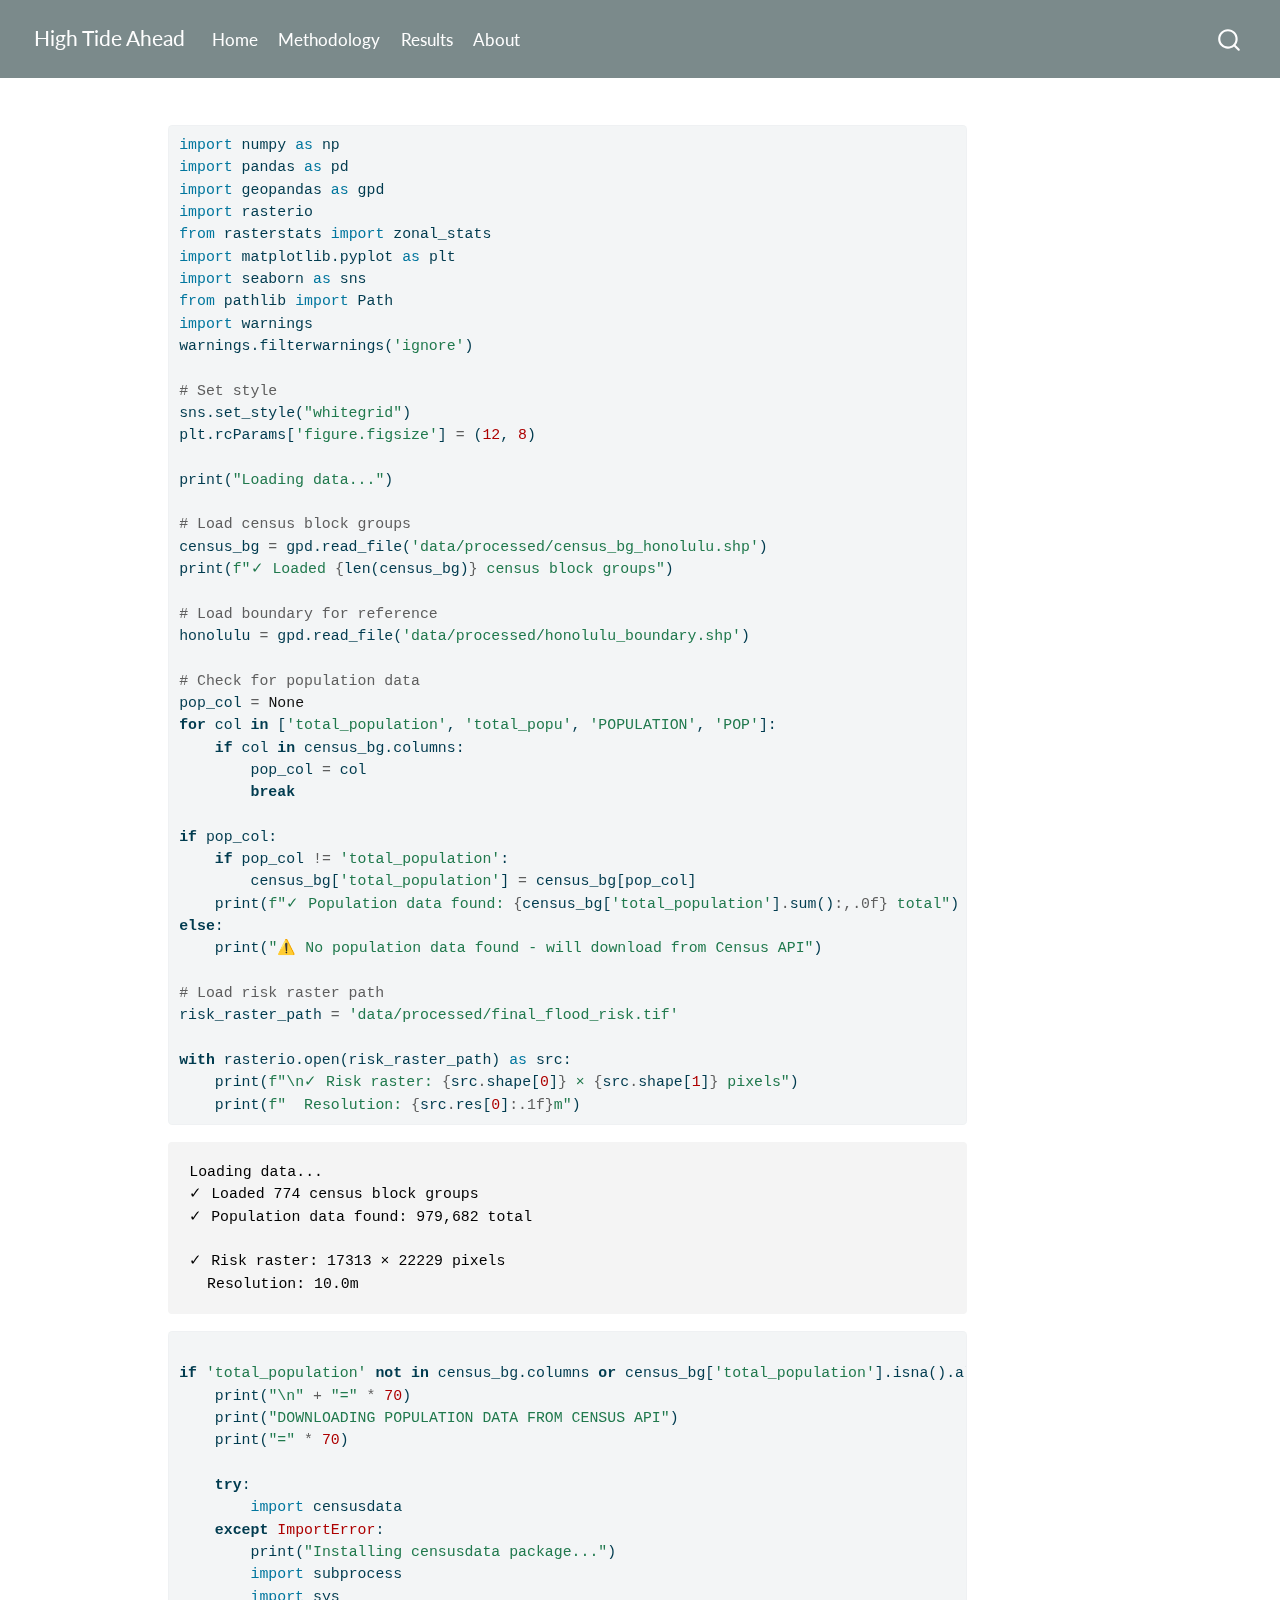
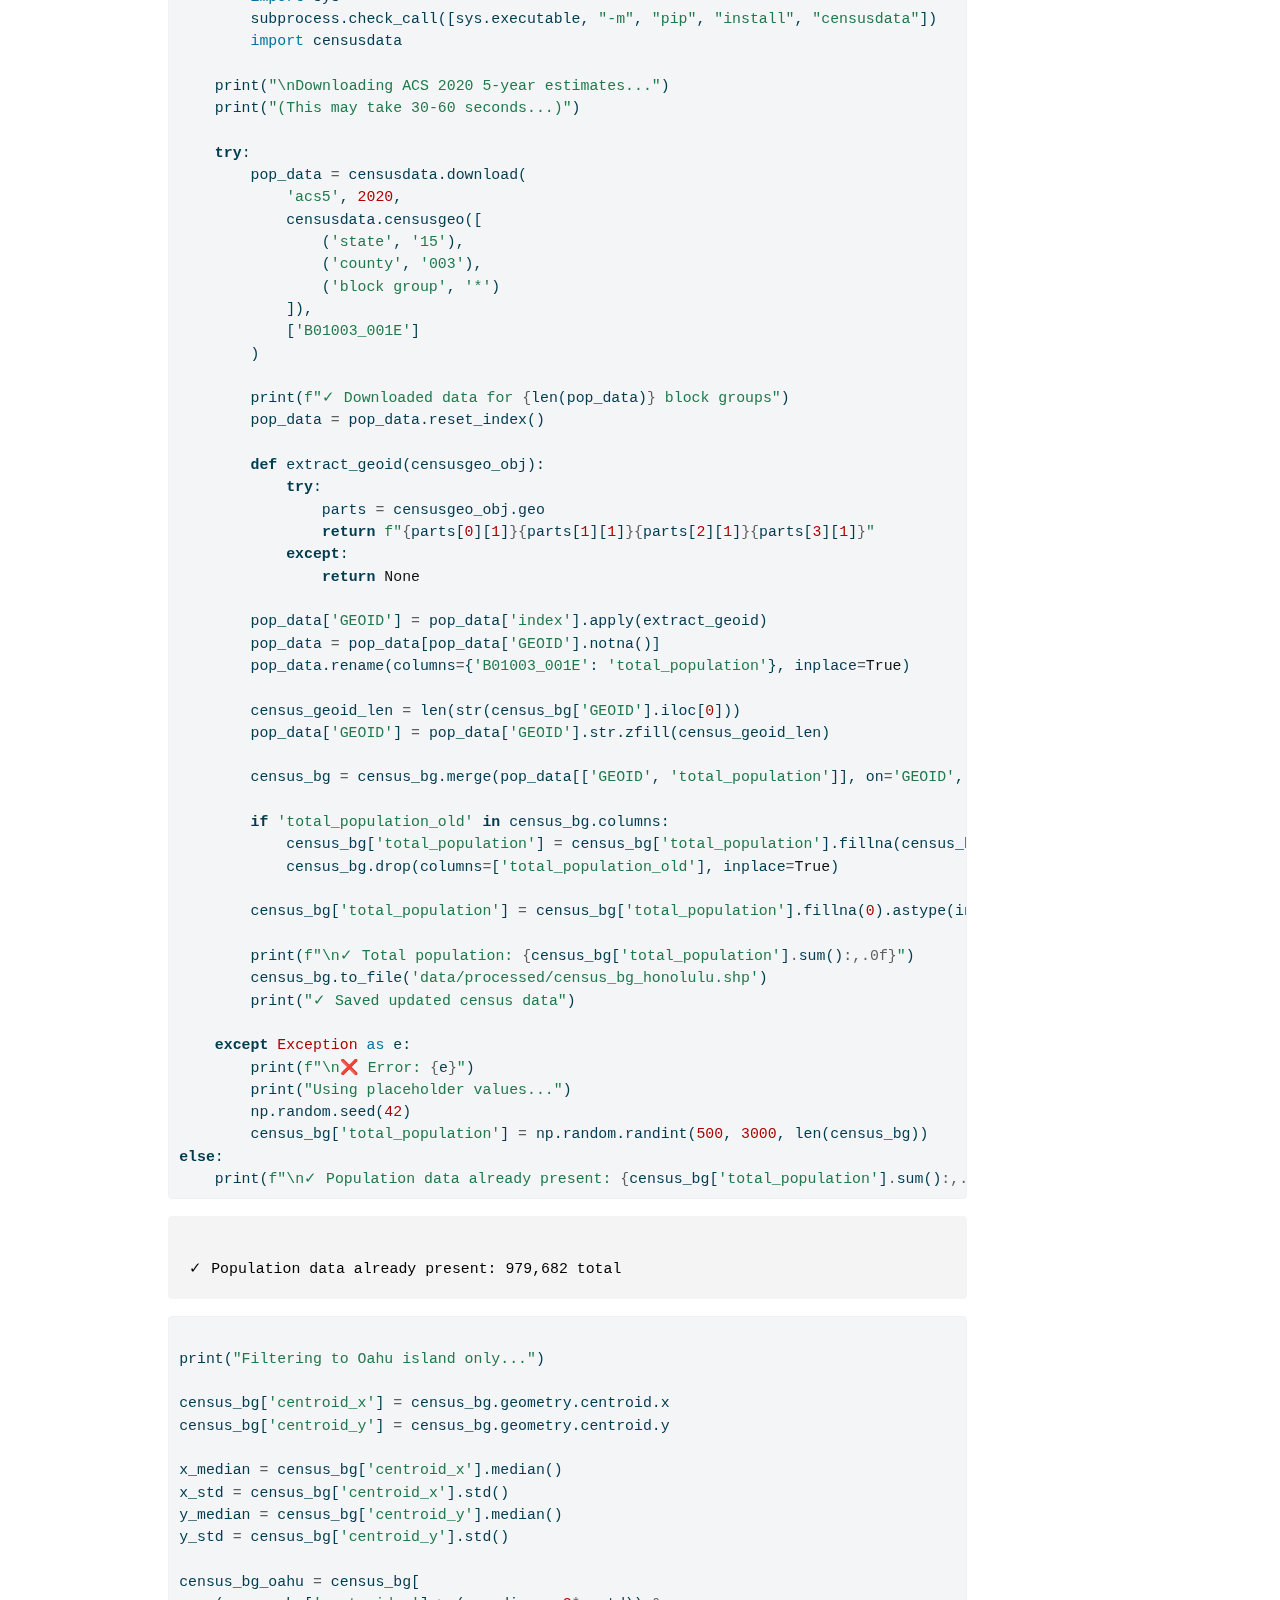
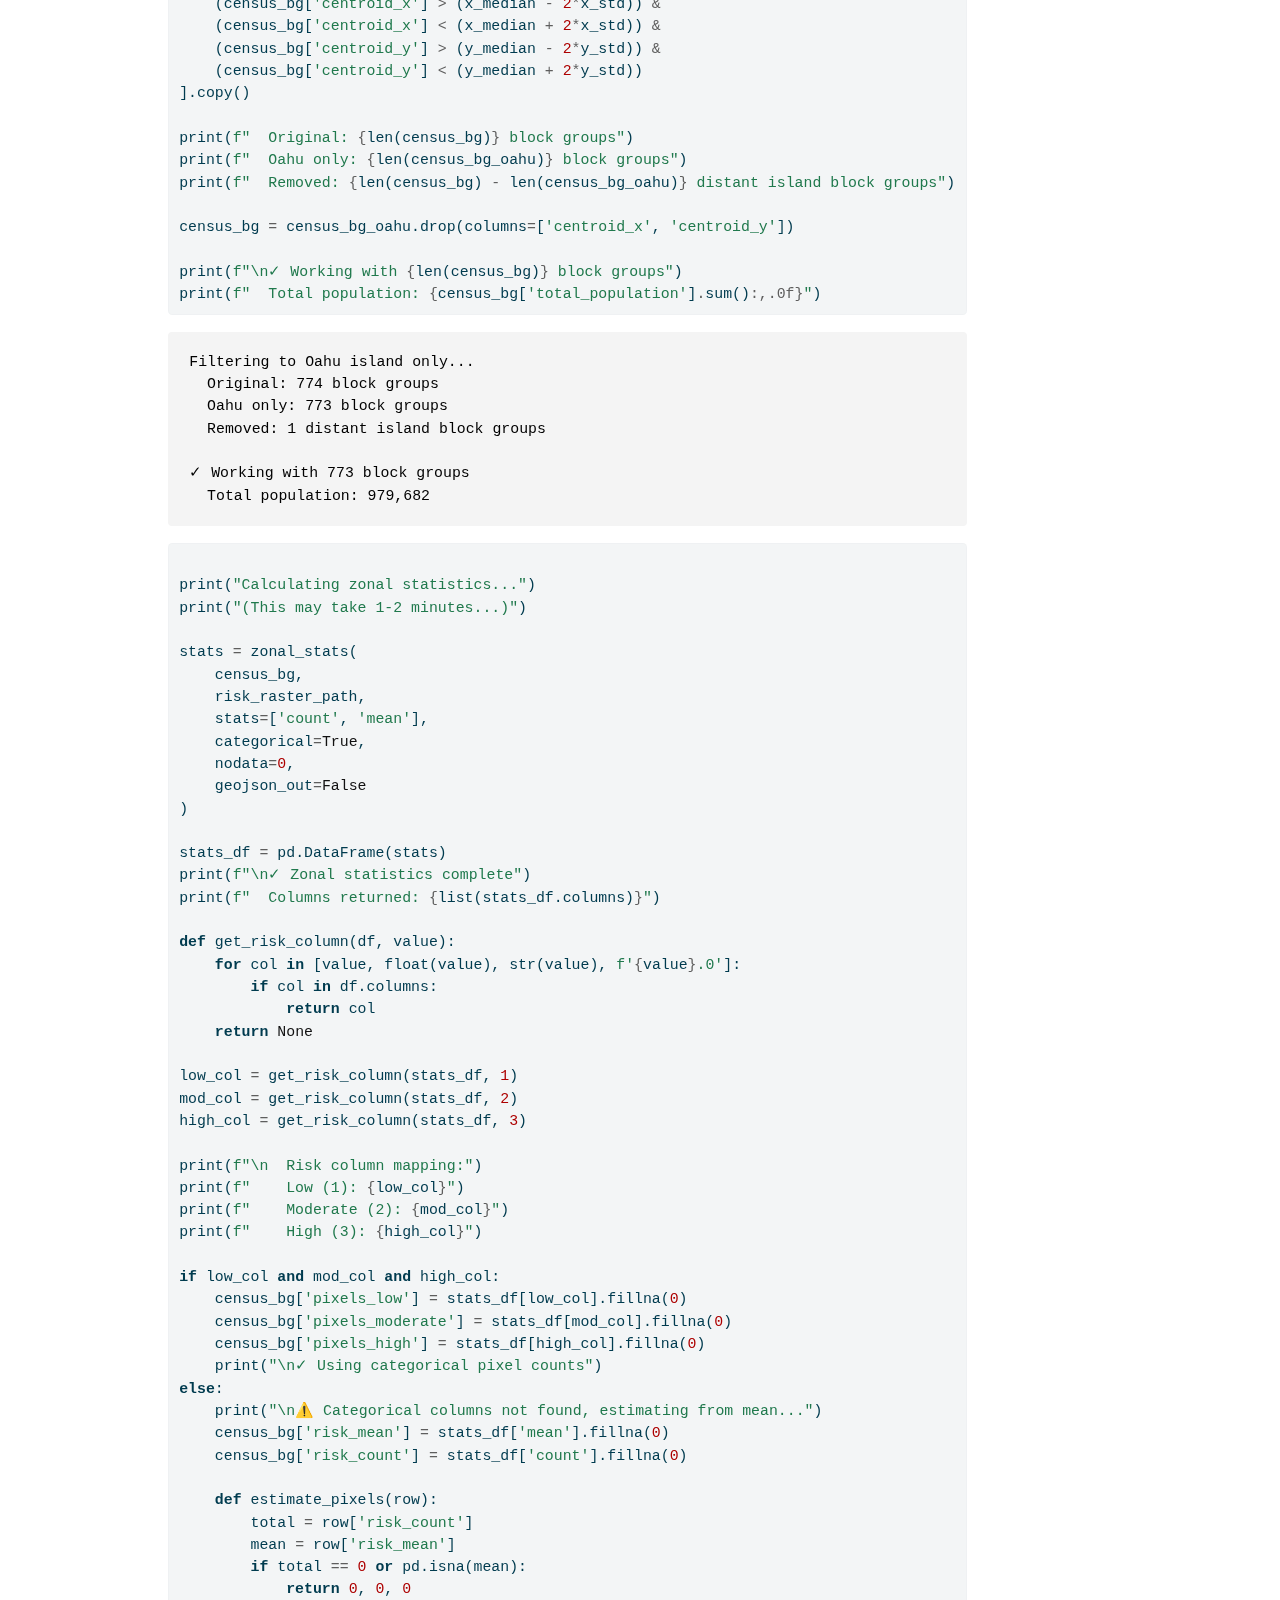
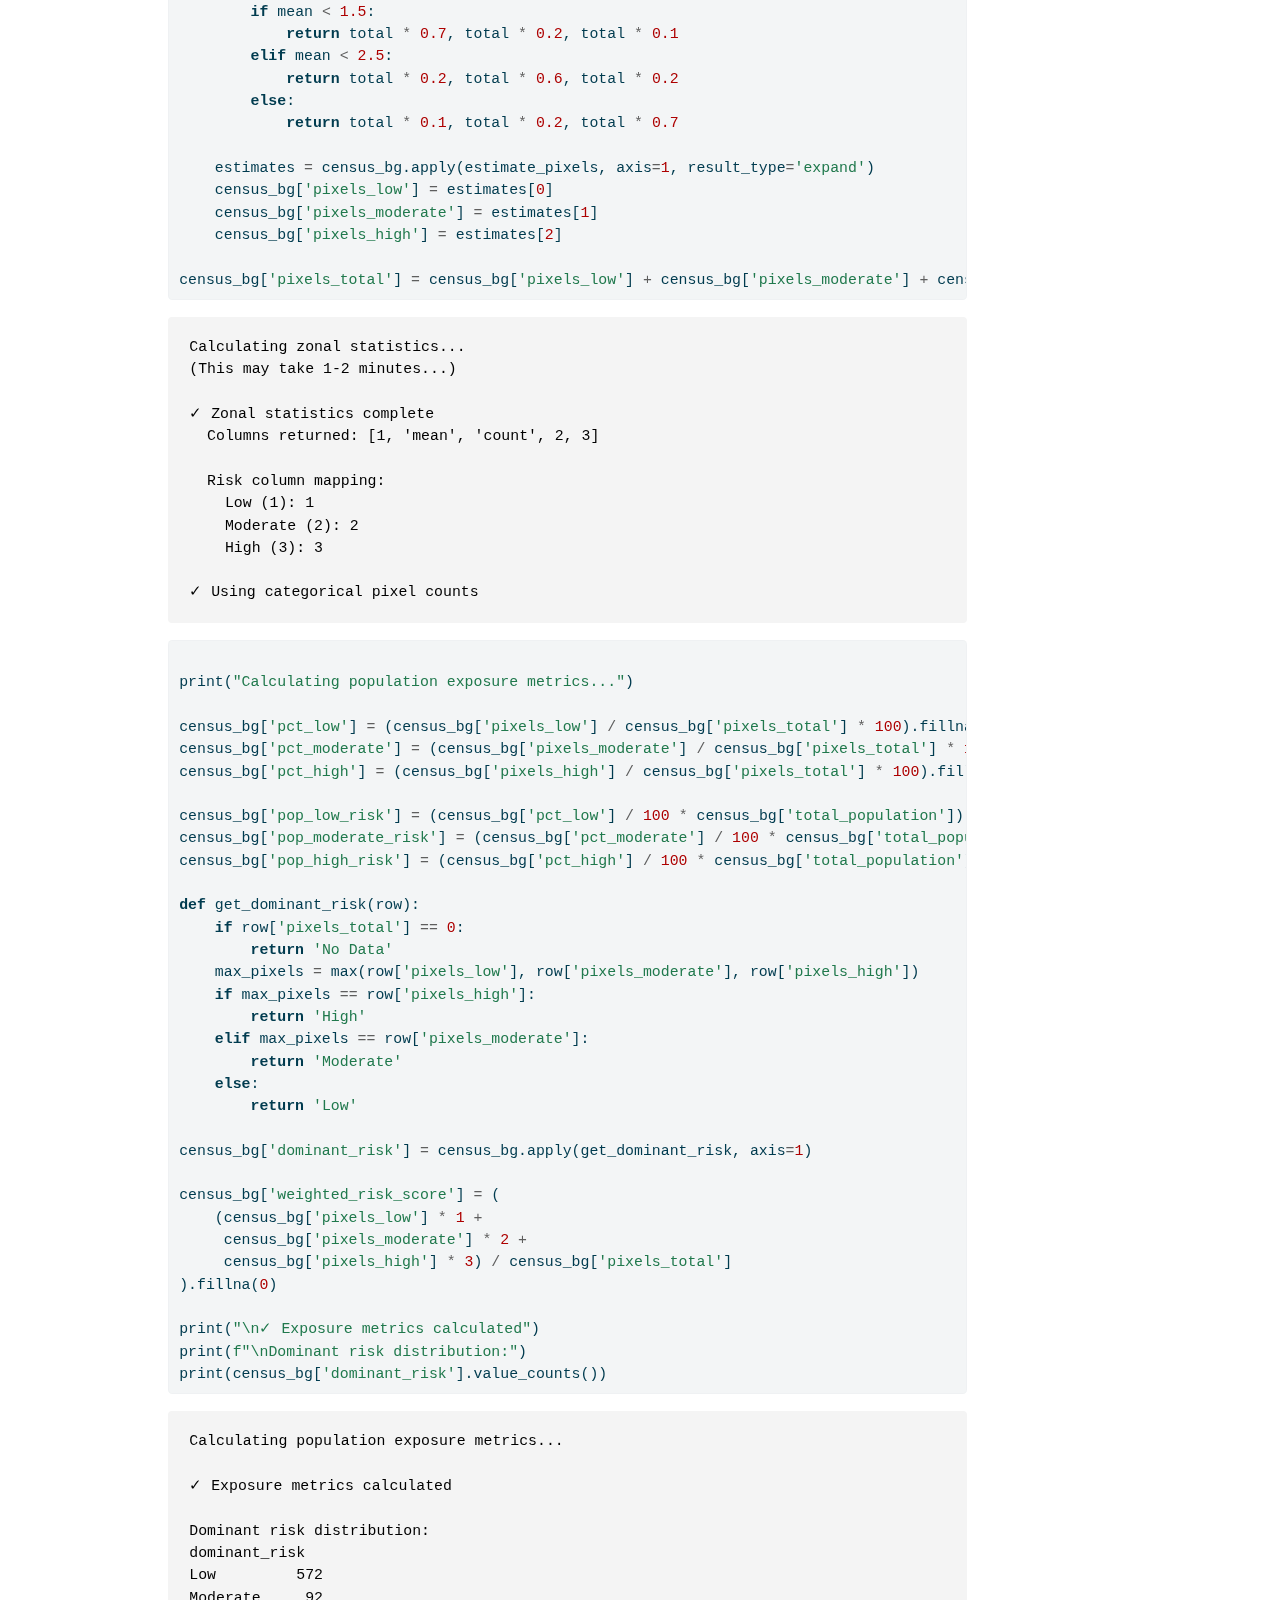
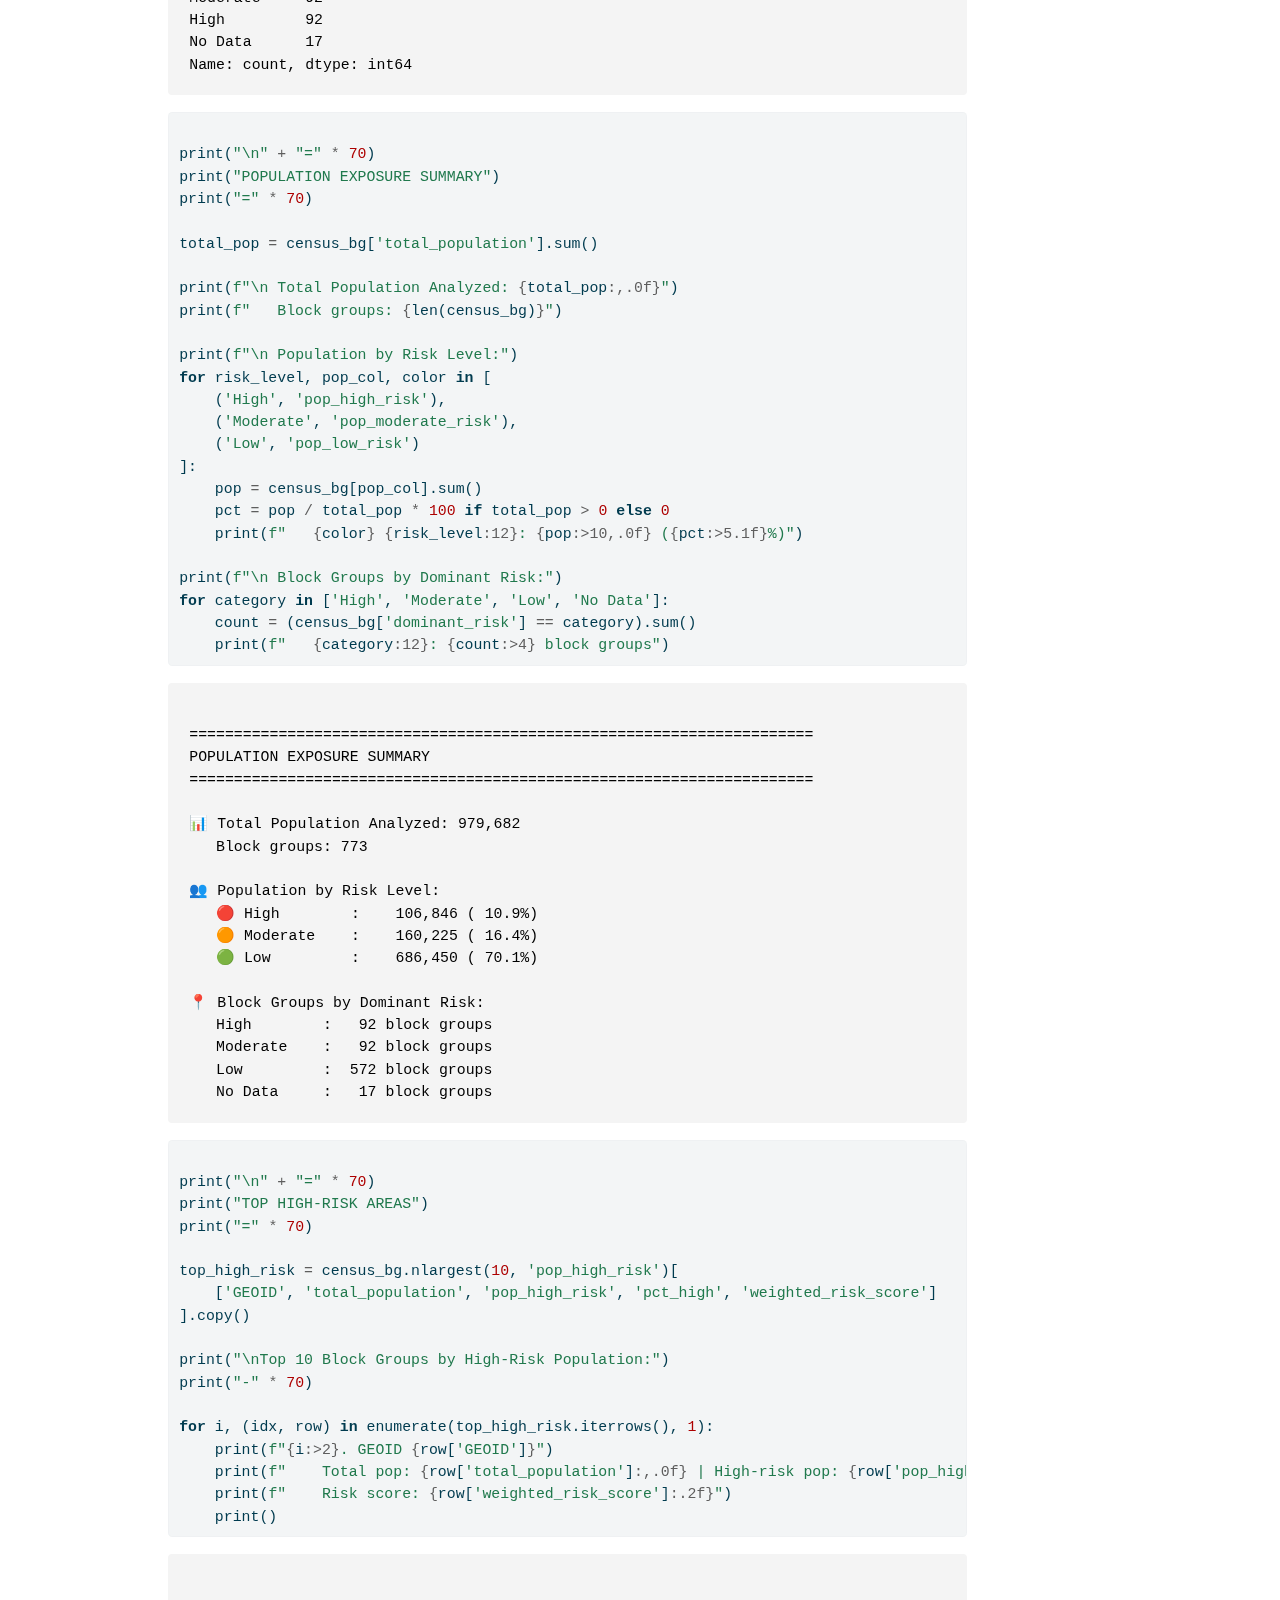
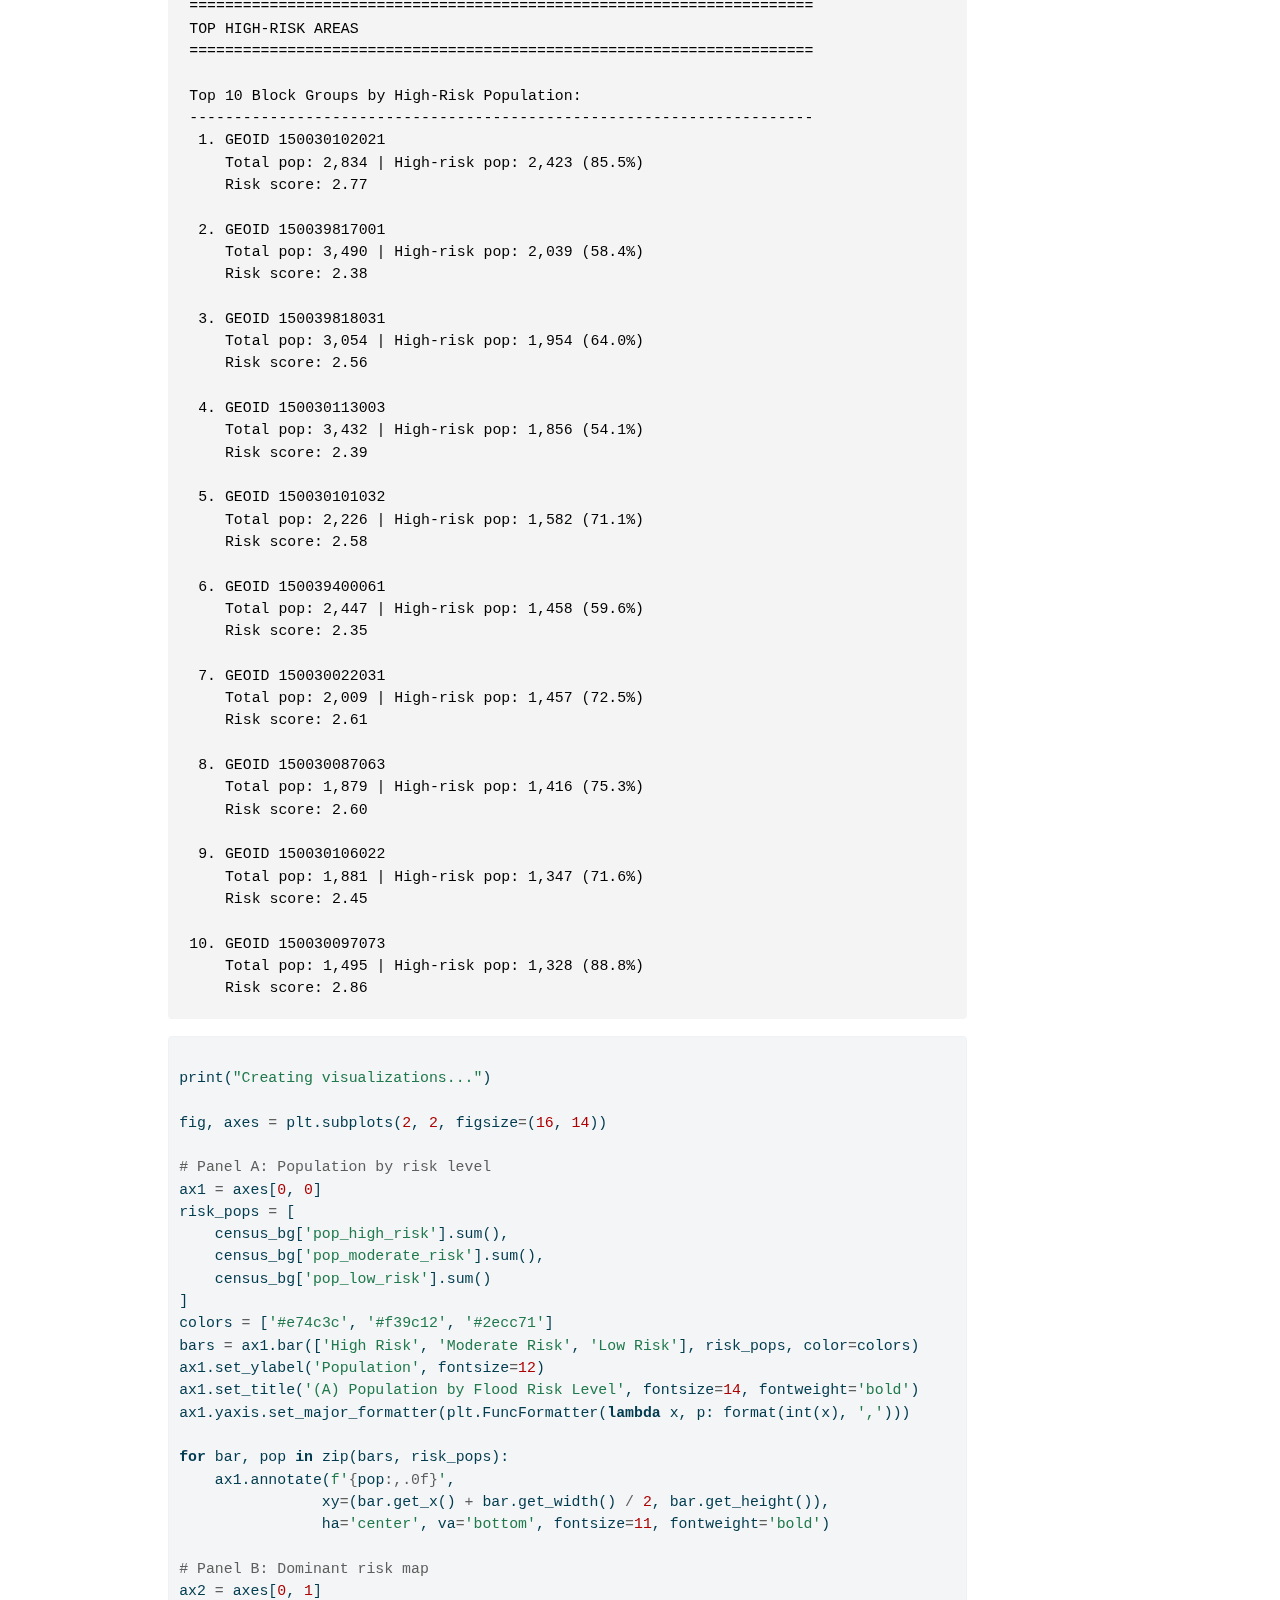
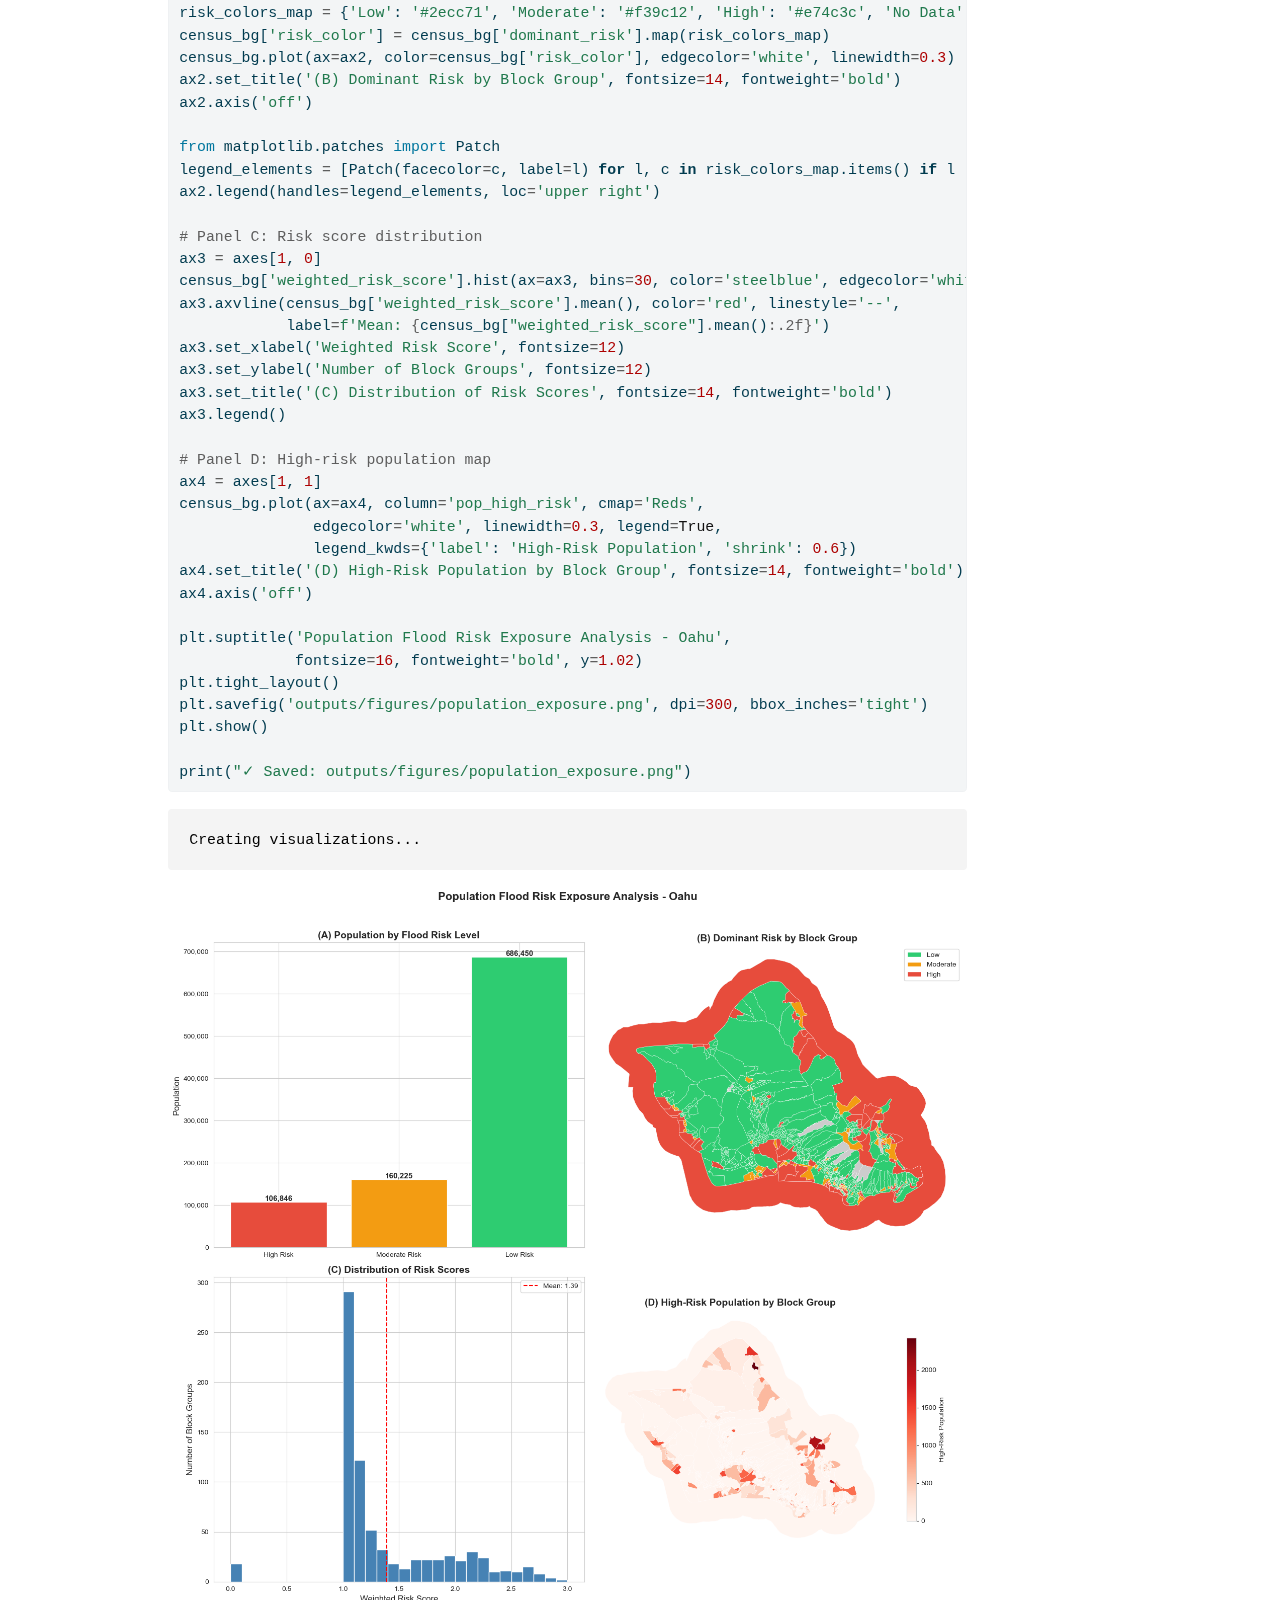
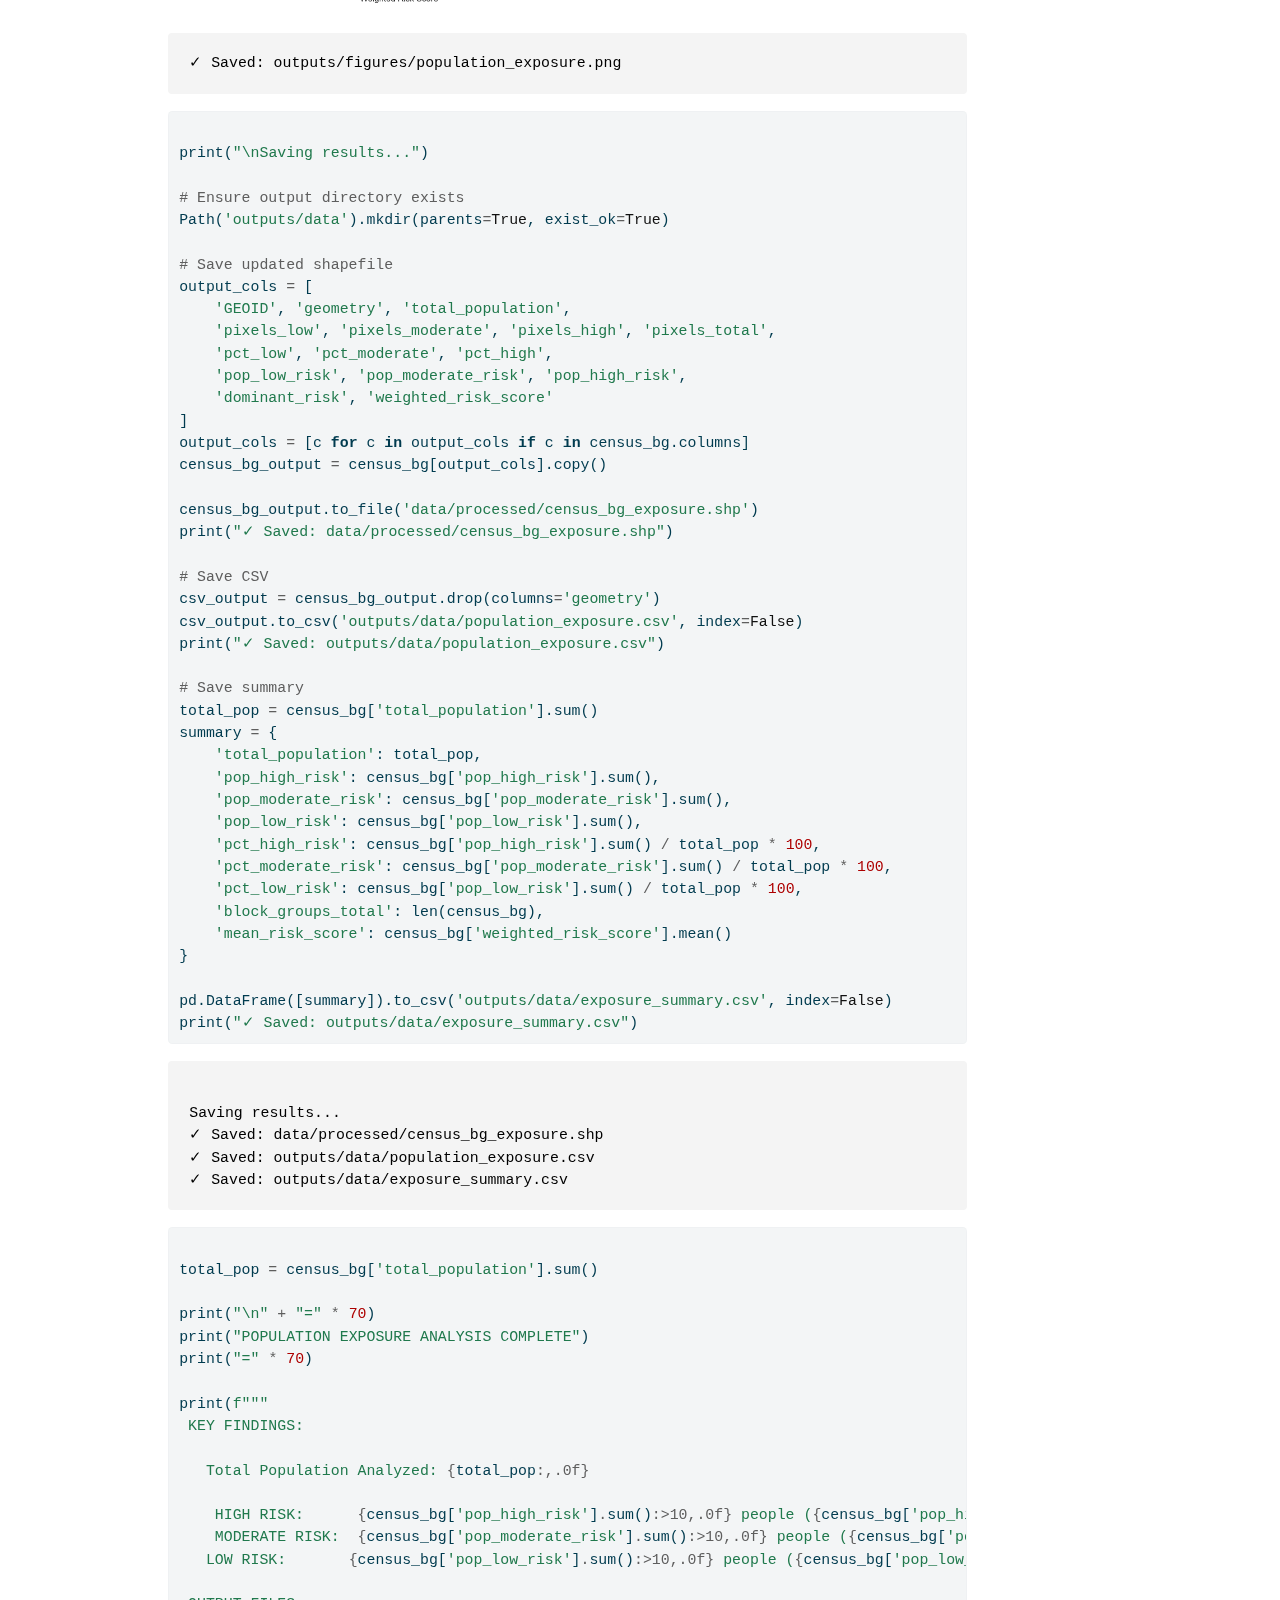
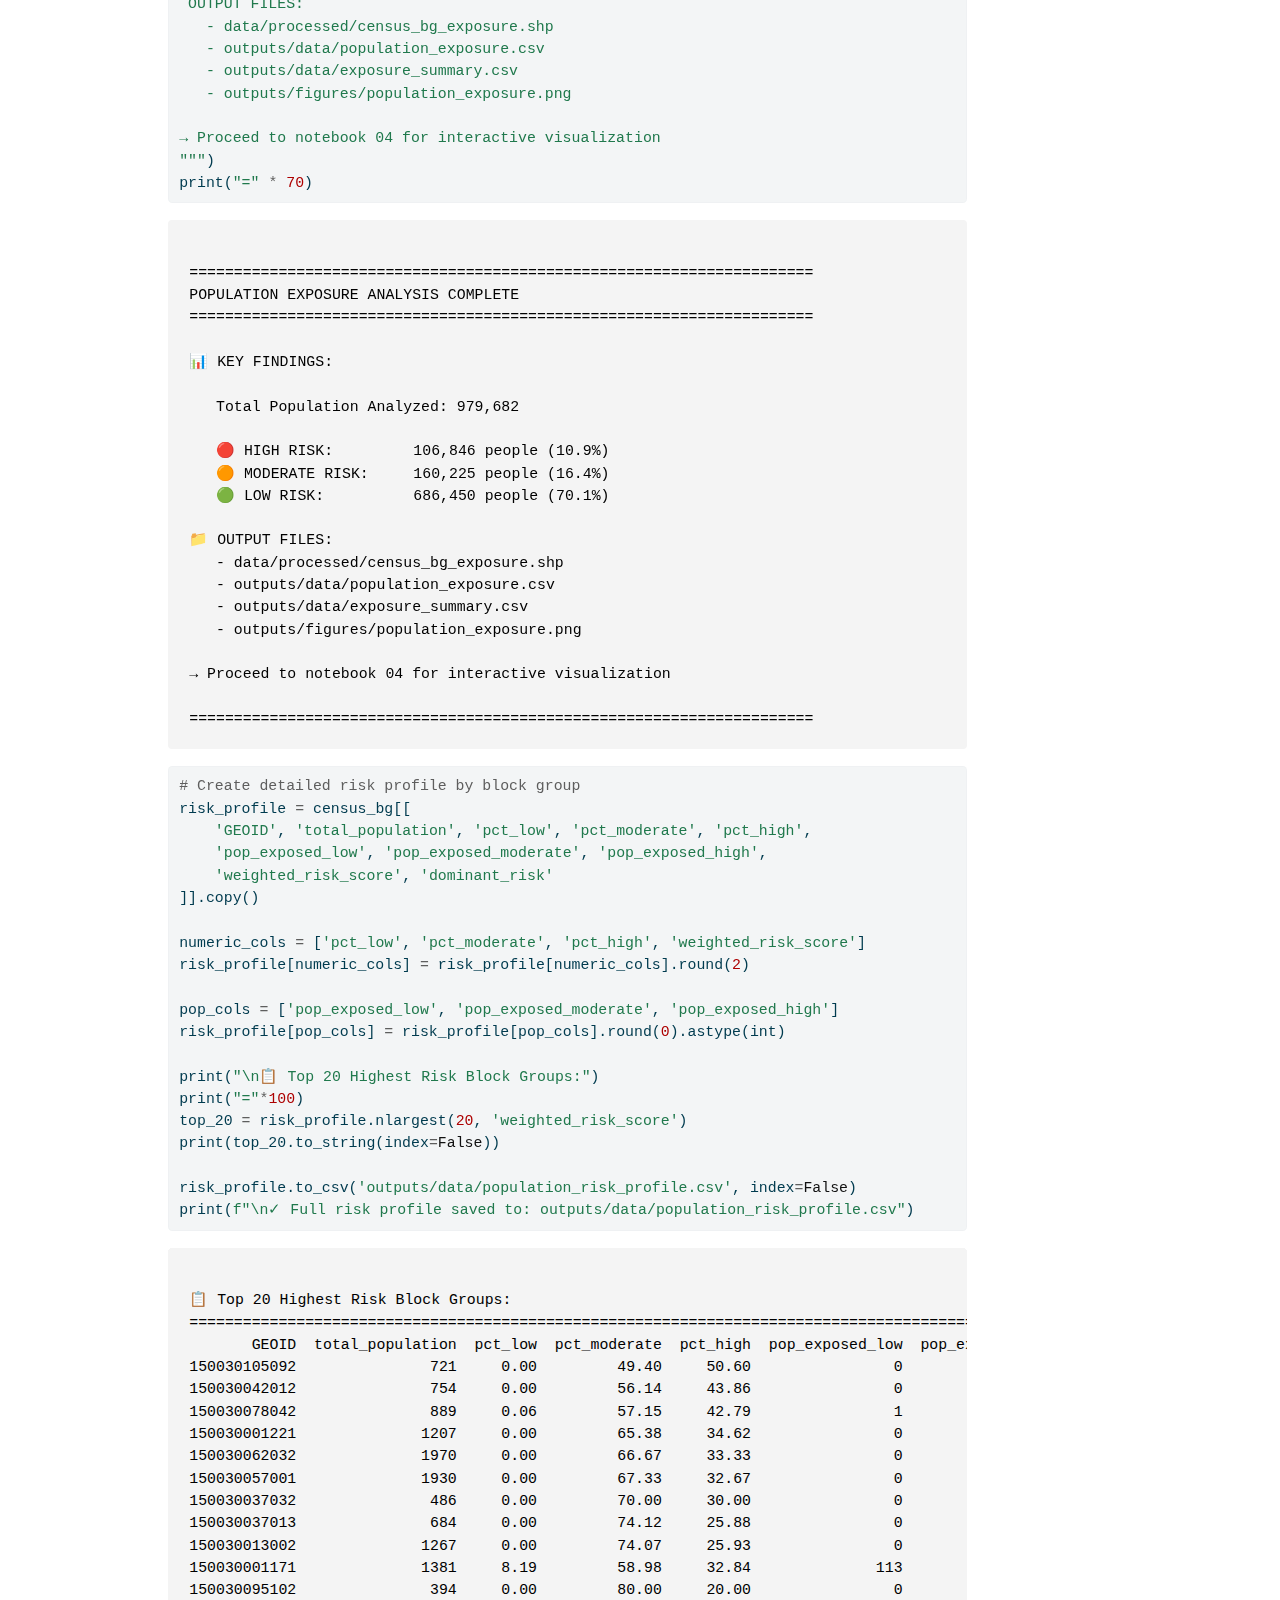
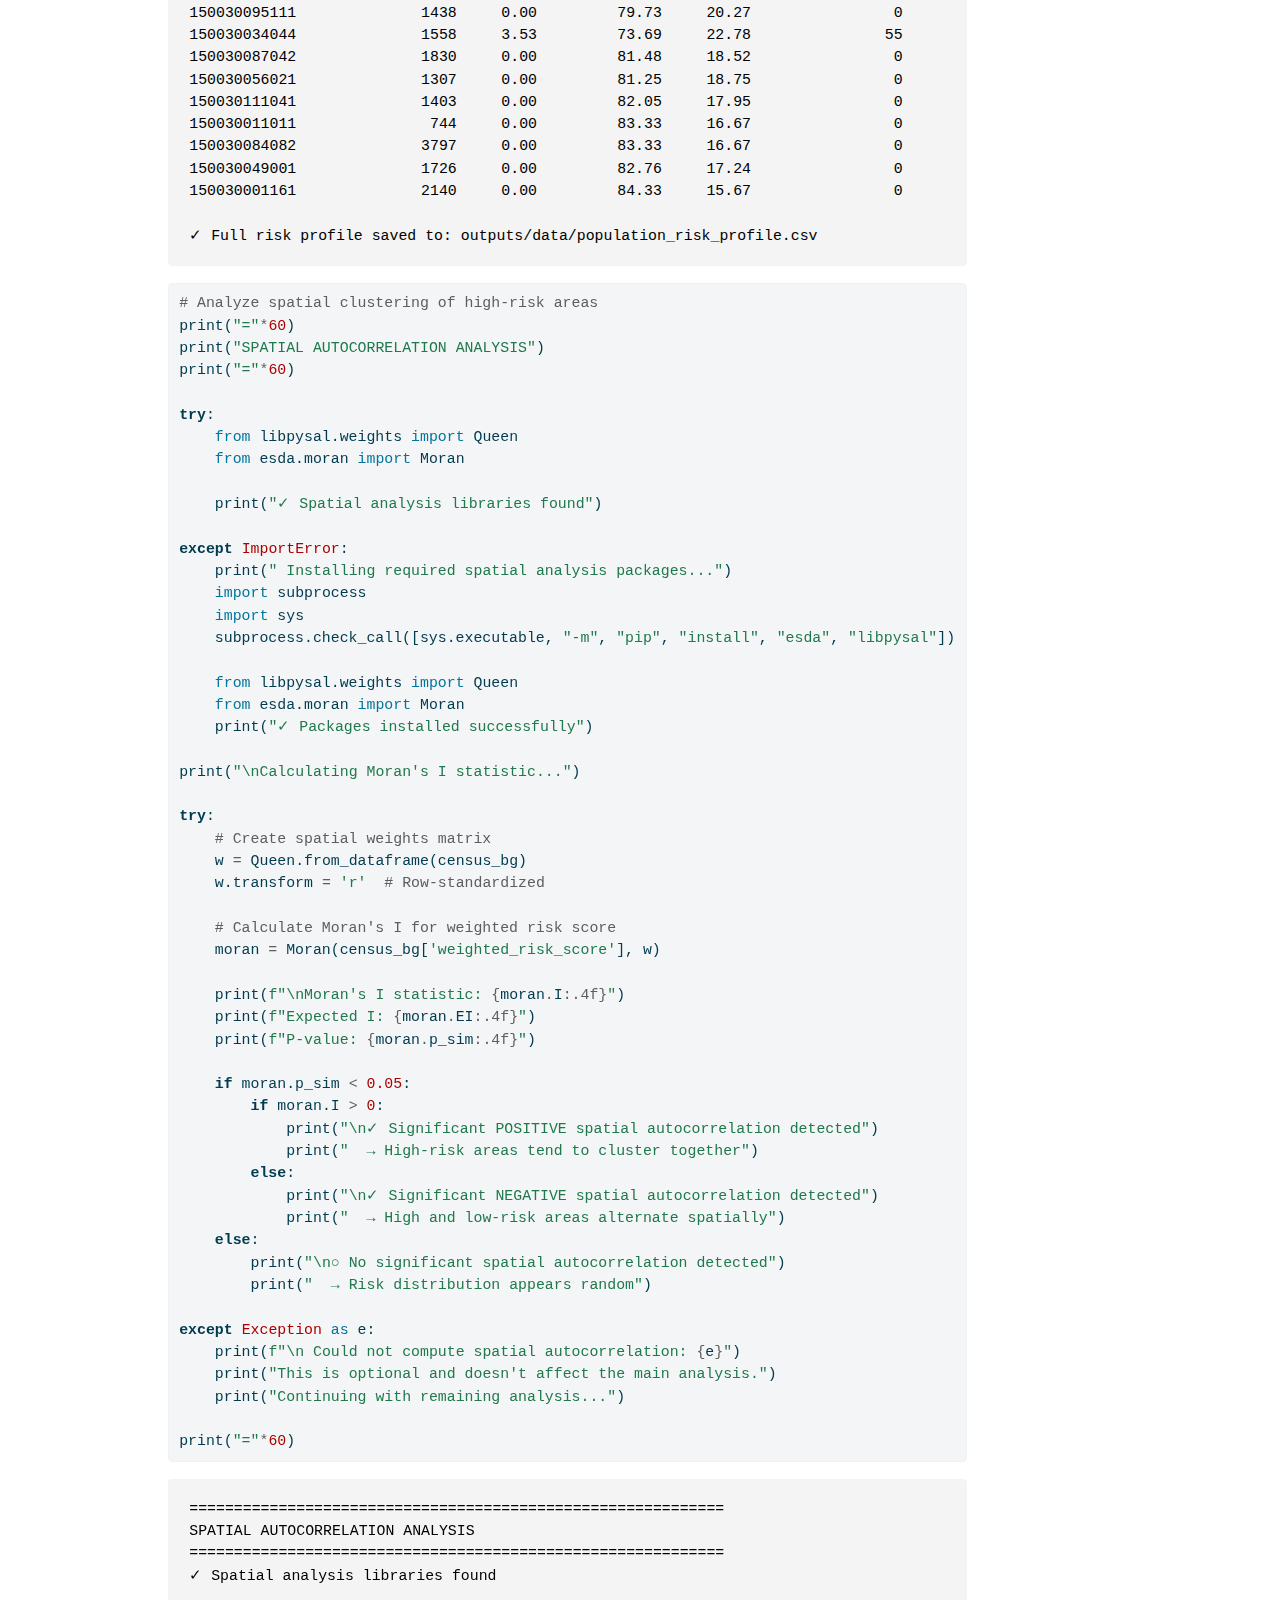
<file: docs/script/03_population_exposure.html>
<!DOCTYPE html>
<html xmlns="http://www.w3.org/1999/xhtml" lang="en" xml:lang="en"><head>

<meta charset="utf-8">
<meta name="generator" content="quarto-1.8.25">

<meta name="viewport" content="width=device-width, initial-scale=1.0, user-scalable=yes">


<title>population_exposure – High Tide Ahead</title>
<style>
code{white-space: pre-wrap;}
span.smallcaps{font-variant: small-caps;}
div.columns{display: flex; gap: min(4vw, 1.5em);}
div.column{flex: auto; overflow-x: auto;}
div.hanging-indent{margin-left: 1.5em; text-indent: -1.5em;}
ul.task-list{list-style: none;}
ul.task-list li input[type="checkbox"] {
  width: 0.8em;
  margin: 0 0.8em 0.2em -1em; /* quarto-specific, see https://github.com/quarto-dev/quarto-cli/issues/4556 */ 
  vertical-align: middle;
}
/* CSS for syntax highlighting */
html { -webkit-text-size-adjust: 100%; }
pre > code.sourceCode { white-space: pre; position: relative; }
pre > code.sourceCode > span { display: inline-block; line-height: 1.25; }
pre > code.sourceCode > span:empty { height: 1.2em; }
.sourceCode { overflow: visible; }
code.sourceCode > span { color: inherit; text-decoration: inherit; }
div.sourceCode { margin: 1em 0; }
pre.sourceCode { margin: 0; }
@media screen {
div.sourceCode { overflow: auto; }
}
@media print {
pre > code.sourceCode { white-space: pre-wrap; }
pre > code.sourceCode > span { text-indent: -5em; padding-left: 5em; }
}
pre.numberSource code
  { counter-reset: source-line 0; }
pre.numberSource code > span
  { position: relative; left: -4em; counter-increment: source-line; }
pre.numberSource code > span > a:first-child::before
  { content: counter(source-line);
    position: relative; left: -1em; text-align: right; vertical-align: baseline;
    border: none; display: inline-block;
    -webkit-touch-callout: none; -webkit-user-select: none;
    -khtml-user-select: none; -moz-user-select: none;
    -ms-user-select: none; user-select: none;
    padding: 0 4px; width: 4em;
  }
pre.numberSource { margin-left: 3em;  padding-left: 4px; }
div.sourceCode
  {   }
@media screen {
pre > code.sourceCode > span > a:first-child::before { text-decoration: underline; }
}
</style>


<script src="../site_libs/quarto-nav/quarto-nav.js"></script>
<script src="../site_libs/quarto-nav/headroom.min.js"></script>
<script src="../site_libs/clipboard/clipboard.min.js"></script>
<script src="../site_libs/quarto-search/autocomplete.umd.js"></script>
<script src="../site_libs/quarto-search/fuse.min.js"></script>
<script src="../site_libs/quarto-search/quarto-search.js"></script>
<meta name="quarto:offset" content="../">
<script src="../site_libs/quarto-html/quarto.js" type="module"></script>
<script src="../site_libs/quarto-html/tabsets/tabsets.js" type="module"></script>
<script src="../site_libs/quarto-html/axe/axe-check.js" type="module"></script>
<script src="../site_libs/quarto-html/popper.min.js"></script>
<script src="../site_libs/quarto-html/tippy.umd.min.js"></script>
<script src="../site_libs/quarto-html/anchor.min.js"></script>
<link href="../site_libs/quarto-html/tippy.css" rel="stylesheet">
<link href="../site_libs/quarto-html/quarto-syntax-highlighting-7b89279ff1a6dce999919e0e67d4d9ec.css" rel="stylesheet" id="quarto-text-highlighting-styles">
<script src="../site_libs/bootstrap/bootstrap.min.js"></script>
<link href="../site_libs/bootstrap/bootstrap-icons.css" rel="stylesheet">
<link href="../site_libs/bootstrap/bootstrap-a53b728559d266de2f2f6fd3e95d17f3.min.css" rel="stylesheet" append-hash="true" id="quarto-bootstrap" data-mode="light">
<script id="quarto-search-options" type="application/json">{
  "location": "navbar",
  "copy-button": false,
  "collapse-after": 3,
  "panel-placement": "end",
  "type": "overlay",
  "limit": 50,
  "keyboard-shortcut": [
    "f",
    "/",
    "s"
  ],
  "show-item-context": false,
  "language": {
    "search-no-results-text": "No results",
    "search-matching-documents-text": "matching documents",
    "search-copy-link-title": "Copy link to search",
    "search-hide-matches-text": "Hide additional matches",
    "search-more-match-text": "more match in this document",
    "search-more-matches-text": "more matches in this document",
    "search-clear-button-title": "Clear",
    "search-text-placeholder": "",
    "search-detached-cancel-button-title": "Cancel",
    "search-submit-button-title": "Submit",
    "search-label": "Search"
  }
}</script>


<link rel="stylesheet" href="../styles.css">
</head>

<body class="nav-fixed quarto-light">

<div id="quarto-search-results"></div>
  <header id="quarto-header" class="headroom fixed-top">
    <nav class="navbar navbar-expand-lg " data-bs-theme="dark">
      <div class="navbar-container container-fluid">
      <div class="navbar-brand-container mx-auto">
    <a href="../index.html" class="navbar-brand navbar-brand-logo">
    </a>
    <a class="navbar-brand" href="../index.html">
    <span class="navbar-title">High Tide Ahead</span>
    </a>
  </div>
            <div id="quarto-search" class="" title="Search"></div>
          <button class="navbar-toggler" type="button" data-bs-toggle="collapse" data-bs-target="#navbarCollapse" aria-controls="navbarCollapse" role="menu" aria-expanded="false" aria-label="Toggle navigation" onclick="if (window.quartoToggleHeadroom) { window.quartoToggleHeadroom(); }">
  <span class="navbar-toggler-icon"></span>
</button>
          <div class="collapse navbar-collapse" id="navbarCollapse">
            <ul class="navbar-nav navbar-nav-scroll me-auto">
  <li class="nav-item">
    <a class="nav-link" href="../index.html"> 
<span class="menu-text">Home</span></a>
  </li>  
  <li class="nav-item">
    <a class="nav-link" href="../methodology.html"> 
<span class="menu-text">Methodology</span></a>
  </li>  
  <li class="nav-item">
    <a class="nav-link" href="../results.html"> 
<span class="menu-text">Results</span></a>
  </li>  
  <li class="nav-item">
    <a class="nav-link" href="../about.html"> 
<span class="menu-text">About</span></a>
  </li>  
</ul>
          </div> <!-- /navcollapse -->
            <div class="quarto-navbar-tools">
</div>
      </div> <!-- /container-fluid -->
    </nav>
</header>
<!-- content -->
<div id="quarto-content" class="quarto-container page-columns page-rows-contents page-layout-article page-navbar">
<!-- sidebar -->
<!-- margin-sidebar -->
    <div id="quarto-margin-sidebar" class="sidebar margin-sidebar zindex-bottom">
        
    </div>
<!-- main -->
<main class="content" id="quarto-document-content"><header id="title-block-header" class="quarto-title-block"></header>




<div id="0ce5655e-8f2e-4d55-ad01-1b745798f6b9" class="cell" data-execution_count="1">
<div class="code-copy-outer-scaffold"><div class="sourceCode cell-code" id="cb1"><pre class="sourceCode python code-with-copy"><code class="sourceCode python"><span id="cb1-1"><a href="#cb1-1" aria-hidden="true" tabindex="-1"></a><span class="im">import</span> numpy <span class="im">as</span> np</span>
<span id="cb1-2"><a href="#cb1-2" aria-hidden="true" tabindex="-1"></a><span class="im">import</span> pandas <span class="im">as</span> pd</span>
<span id="cb1-3"><a href="#cb1-3" aria-hidden="true" tabindex="-1"></a><span class="im">import</span> geopandas <span class="im">as</span> gpd</span>
<span id="cb1-4"><a href="#cb1-4" aria-hidden="true" tabindex="-1"></a><span class="im">import</span> rasterio</span>
<span id="cb1-5"><a href="#cb1-5" aria-hidden="true" tabindex="-1"></a><span class="im">from</span> rasterstats <span class="im">import</span> zonal_stats</span>
<span id="cb1-6"><a href="#cb1-6" aria-hidden="true" tabindex="-1"></a><span class="im">import</span> matplotlib.pyplot <span class="im">as</span> plt</span>
<span id="cb1-7"><a href="#cb1-7" aria-hidden="true" tabindex="-1"></a><span class="im">import</span> seaborn <span class="im">as</span> sns</span>
<span id="cb1-8"><a href="#cb1-8" aria-hidden="true" tabindex="-1"></a><span class="im">from</span> pathlib <span class="im">import</span> Path</span>
<span id="cb1-9"><a href="#cb1-9" aria-hidden="true" tabindex="-1"></a><span class="im">import</span> warnings</span>
<span id="cb1-10"><a href="#cb1-10" aria-hidden="true" tabindex="-1"></a>warnings.filterwarnings(<span class="st">'ignore'</span>)</span>
<span id="cb1-11"><a href="#cb1-11" aria-hidden="true" tabindex="-1"></a></span>
<span id="cb1-12"><a href="#cb1-12" aria-hidden="true" tabindex="-1"></a><span class="co"># Set style</span></span>
<span id="cb1-13"><a href="#cb1-13" aria-hidden="true" tabindex="-1"></a>sns.set_style(<span class="st">"whitegrid"</span>)</span>
<span id="cb1-14"><a href="#cb1-14" aria-hidden="true" tabindex="-1"></a>plt.rcParams[<span class="st">'figure.figsize'</span>] <span class="op">=</span> (<span class="dv">12</span>, <span class="dv">8</span>)</span>
<span id="cb1-15"><a href="#cb1-15" aria-hidden="true" tabindex="-1"></a></span>
<span id="cb1-16"><a href="#cb1-16" aria-hidden="true" tabindex="-1"></a><span class="bu">print</span>(<span class="st">"Loading data..."</span>)</span>
<span id="cb1-17"><a href="#cb1-17" aria-hidden="true" tabindex="-1"></a></span>
<span id="cb1-18"><a href="#cb1-18" aria-hidden="true" tabindex="-1"></a><span class="co"># Load census block groups</span></span>
<span id="cb1-19"><a href="#cb1-19" aria-hidden="true" tabindex="-1"></a>census_bg <span class="op">=</span> gpd.read_file(<span class="st">'data/processed/census_bg_honolulu.shp'</span>)</span>
<span id="cb1-20"><a href="#cb1-20" aria-hidden="true" tabindex="-1"></a><span class="bu">print</span>(<span class="ss">f"✓ Loaded </span><span class="sc">{</span><span class="bu">len</span>(census_bg)<span class="sc">}</span><span class="ss"> census block groups"</span>)</span>
<span id="cb1-21"><a href="#cb1-21" aria-hidden="true" tabindex="-1"></a></span>
<span id="cb1-22"><a href="#cb1-22" aria-hidden="true" tabindex="-1"></a><span class="co"># Load boundary for reference</span></span>
<span id="cb1-23"><a href="#cb1-23" aria-hidden="true" tabindex="-1"></a>honolulu <span class="op">=</span> gpd.read_file(<span class="st">'data/processed/honolulu_boundary.shp'</span>)</span>
<span id="cb1-24"><a href="#cb1-24" aria-hidden="true" tabindex="-1"></a></span>
<span id="cb1-25"><a href="#cb1-25" aria-hidden="true" tabindex="-1"></a><span class="co"># Check for population data</span></span>
<span id="cb1-26"><a href="#cb1-26" aria-hidden="true" tabindex="-1"></a>pop_col <span class="op">=</span> <span class="va">None</span></span>
<span id="cb1-27"><a href="#cb1-27" aria-hidden="true" tabindex="-1"></a><span class="cf">for</span> col <span class="kw">in</span> [<span class="st">'total_population'</span>, <span class="st">'total_popu'</span>, <span class="st">'POPULATION'</span>, <span class="st">'POP'</span>]:</span>
<span id="cb1-28"><a href="#cb1-28" aria-hidden="true" tabindex="-1"></a>    <span class="cf">if</span> col <span class="kw">in</span> census_bg.columns:</span>
<span id="cb1-29"><a href="#cb1-29" aria-hidden="true" tabindex="-1"></a>        pop_col <span class="op">=</span> col</span>
<span id="cb1-30"><a href="#cb1-30" aria-hidden="true" tabindex="-1"></a>        <span class="cf">break</span></span>
<span id="cb1-31"><a href="#cb1-31" aria-hidden="true" tabindex="-1"></a></span>
<span id="cb1-32"><a href="#cb1-32" aria-hidden="true" tabindex="-1"></a><span class="cf">if</span> pop_col:</span>
<span id="cb1-33"><a href="#cb1-33" aria-hidden="true" tabindex="-1"></a>    <span class="cf">if</span> pop_col <span class="op">!=</span> <span class="st">'total_population'</span>:</span>
<span id="cb1-34"><a href="#cb1-34" aria-hidden="true" tabindex="-1"></a>        census_bg[<span class="st">'total_population'</span>] <span class="op">=</span> census_bg[pop_col]</span>
<span id="cb1-35"><a href="#cb1-35" aria-hidden="true" tabindex="-1"></a>    <span class="bu">print</span>(<span class="ss">f"✓ Population data found: </span><span class="sc">{</span>census_bg[<span class="st">'total_population'</span>]<span class="sc">.</span><span class="bu">sum</span>()<span class="sc">:,.0f}</span><span class="ss"> total"</span>)</span>
<span id="cb1-36"><a href="#cb1-36" aria-hidden="true" tabindex="-1"></a><span class="cf">else</span>:</span>
<span id="cb1-37"><a href="#cb1-37" aria-hidden="true" tabindex="-1"></a>    <span class="bu">print</span>(<span class="st">"⚠️ No population data found - will download from Census API"</span>)</span>
<span id="cb1-38"><a href="#cb1-38" aria-hidden="true" tabindex="-1"></a></span>
<span id="cb1-39"><a href="#cb1-39" aria-hidden="true" tabindex="-1"></a><span class="co"># Load risk raster path</span></span>
<span id="cb1-40"><a href="#cb1-40" aria-hidden="true" tabindex="-1"></a>risk_raster_path <span class="op">=</span> <span class="st">'data/processed/final_flood_risk.tif'</span></span>
<span id="cb1-41"><a href="#cb1-41" aria-hidden="true" tabindex="-1"></a></span>
<span id="cb1-42"><a href="#cb1-42" aria-hidden="true" tabindex="-1"></a><span class="cf">with</span> rasterio.<span class="bu">open</span>(risk_raster_path) <span class="im">as</span> src:</span>
<span id="cb1-43"><a href="#cb1-43" aria-hidden="true" tabindex="-1"></a>    <span class="bu">print</span>(<span class="ss">f"</span><span class="ch">\n</span><span class="ss">✓ Risk raster: </span><span class="sc">{</span>src<span class="sc">.</span>shape[<span class="dv">0</span>]<span class="sc">}</span><span class="ss"> × </span><span class="sc">{</span>src<span class="sc">.</span>shape[<span class="dv">1</span>]<span class="sc">}</span><span class="ss"> pixels"</span>)</span>
<span id="cb1-44"><a href="#cb1-44" aria-hidden="true" tabindex="-1"></a>    <span class="bu">print</span>(<span class="ss">f"  Resolution: </span><span class="sc">{</span>src<span class="sc">.</span>res[<span class="dv">0</span>]<span class="sc">:.1f}</span><span class="ss">m"</span>)</span></code></pre></div><button title="Copy to Clipboard" class="code-copy-button"><i class="bi"></i></button></div>
<div class="cell-output cell-output-stdout">
<pre><code>Loading data...
✓ Loaded 774 census block groups
✓ Population data found: 979,682 total

✓ Risk raster: 17313 × 22229 pixels
  Resolution: 10.0m</code></pre>
</div>
</div>
<div id="f2861651-d2f5-4e96-b055-5390a6a01114" class="cell" data-execution_count="2">
<div class="code-copy-outer-scaffold"><div class="sourceCode cell-code" id="cb3"><pre class="sourceCode python code-with-copy"><code class="sourceCode python"><span id="cb3-1"><a href="#cb3-1" aria-hidden="true" tabindex="-1"></a></span>
<span id="cb3-2"><a href="#cb3-2" aria-hidden="true" tabindex="-1"></a><span class="cf">if</span> <span class="st">'total_population'</span> <span class="kw">not</span> <span class="kw">in</span> census_bg.columns <span class="kw">or</span> census_bg[<span class="st">'total_population'</span>].isna().<span class="bu">all</span>():</span>
<span id="cb3-3"><a href="#cb3-3" aria-hidden="true" tabindex="-1"></a>    <span class="bu">print</span>(<span class="st">"</span><span class="ch">\n</span><span class="st">"</span> <span class="op">+</span> <span class="st">"="</span> <span class="op">*</span> <span class="dv">70</span>)</span>
<span id="cb3-4"><a href="#cb3-4" aria-hidden="true" tabindex="-1"></a>    <span class="bu">print</span>(<span class="st">"DOWNLOADING POPULATION DATA FROM CENSUS API"</span>)</span>
<span id="cb3-5"><a href="#cb3-5" aria-hidden="true" tabindex="-1"></a>    <span class="bu">print</span>(<span class="st">"="</span> <span class="op">*</span> <span class="dv">70</span>)</span>
<span id="cb3-6"><a href="#cb3-6" aria-hidden="true" tabindex="-1"></a>    </span>
<span id="cb3-7"><a href="#cb3-7" aria-hidden="true" tabindex="-1"></a>    <span class="cf">try</span>:</span>
<span id="cb3-8"><a href="#cb3-8" aria-hidden="true" tabindex="-1"></a>        <span class="im">import</span> censusdata</span>
<span id="cb3-9"><a href="#cb3-9" aria-hidden="true" tabindex="-1"></a>    <span class="cf">except</span> <span class="pp">ImportError</span>:</span>
<span id="cb3-10"><a href="#cb3-10" aria-hidden="true" tabindex="-1"></a>        <span class="bu">print</span>(<span class="st">"Installing censusdata package..."</span>)</span>
<span id="cb3-11"><a href="#cb3-11" aria-hidden="true" tabindex="-1"></a>        <span class="im">import</span> subprocess</span>
<span id="cb3-12"><a href="#cb3-12" aria-hidden="true" tabindex="-1"></a>        <span class="im">import</span> sys</span>
<span id="cb3-13"><a href="#cb3-13" aria-hidden="true" tabindex="-1"></a>        subprocess.check_call([sys.executable, <span class="st">"-m"</span>, <span class="st">"pip"</span>, <span class="st">"install"</span>, <span class="st">"censusdata"</span>])</span>
<span id="cb3-14"><a href="#cb3-14" aria-hidden="true" tabindex="-1"></a>        <span class="im">import</span> censusdata</span>
<span id="cb3-15"><a href="#cb3-15" aria-hidden="true" tabindex="-1"></a>    </span>
<span id="cb3-16"><a href="#cb3-16" aria-hidden="true" tabindex="-1"></a>    <span class="bu">print</span>(<span class="st">"</span><span class="ch">\n</span><span class="st">Downloading ACS 2020 5-year estimates..."</span>)</span>
<span id="cb3-17"><a href="#cb3-17" aria-hidden="true" tabindex="-1"></a>    <span class="bu">print</span>(<span class="st">"(This may take 30-60 seconds...)"</span>)</span>
<span id="cb3-18"><a href="#cb3-18" aria-hidden="true" tabindex="-1"></a>    </span>
<span id="cb3-19"><a href="#cb3-19" aria-hidden="true" tabindex="-1"></a>    <span class="cf">try</span>:</span>
<span id="cb3-20"><a href="#cb3-20" aria-hidden="true" tabindex="-1"></a>        pop_data <span class="op">=</span> censusdata.download(</span>
<span id="cb3-21"><a href="#cb3-21" aria-hidden="true" tabindex="-1"></a>            <span class="st">'acs5'</span>, <span class="dv">2020</span>,</span>
<span id="cb3-22"><a href="#cb3-22" aria-hidden="true" tabindex="-1"></a>            censusdata.censusgeo([</span>
<span id="cb3-23"><a href="#cb3-23" aria-hidden="true" tabindex="-1"></a>                (<span class="st">'state'</span>, <span class="st">'15'</span>),</span>
<span id="cb3-24"><a href="#cb3-24" aria-hidden="true" tabindex="-1"></a>                (<span class="st">'county'</span>, <span class="st">'003'</span>),</span>
<span id="cb3-25"><a href="#cb3-25" aria-hidden="true" tabindex="-1"></a>                (<span class="st">'block group'</span>, <span class="st">'*'</span>)</span>
<span id="cb3-26"><a href="#cb3-26" aria-hidden="true" tabindex="-1"></a>            ]),</span>
<span id="cb3-27"><a href="#cb3-27" aria-hidden="true" tabindex="-1"></a>            [<span class="st">'B01003_001E'</span>]</span>
<span id="cb3-28"><a href="#cb3-28" aria-hidden="true" tabindex="-1"></a>        )</span>
<span id="cb3-29"><a href="#cb3-29" aria-hidden="true" tabindex="-1"></a>        </span>
<span id="cb3-30"><a href="#cb3-30" aria-hidden="true" tabindex="-1"></a>        <span class="bu">print</span>(<span class="ss">f"✓ Downloaded data for </span><span class="sc">{</span><span class="bu">len</span>(pop_data)<span class="sc">}</span><span class="ss"> block groups"</span>)</span>
<span id="cb3-31"><a href="#cb3-31" aria-hidden="true" tabindex="-1"></a>        pop_data <span class="op">=</span> pop_data.reset_index()</span>
<span id="cb3-32"><a href="#cb3-32" aria-hidden="true" tabindex="-1"></a>        </span>
<span id="cb3-33"><a href="#cb3-33" aria-hidden="true" tabindex="-1"></a>        <span class="kw">def</span> extract_geoid(censusgeo_obj):</span>
<span id="cb3-34"><a href="#cb3-34" aria-hidden="true" tabindex="-1"></a>            <span class="cf">try</span>:</span>
<span id="cb3-35"><a href="#cb3-35" aria-hidden="true" tabindex="-1"></a>                parts <span class="op">=</span> censusgeo_obj.geo</span>
<span id="cb3-36"><a href="#cb3-36" aria-hidden="true" tabindex="-1"></a>                <span class="cf">return</span> <span class="ss">f"</span><span class="sc">{</span>parts[<span class="dv">0</span>][<span class="dv">1</span>]<span class="sc">}{</span>parts[<span class="dv">1</span>][<span class="dv">1</span>]<span class="sc">}{</span>parts[<span class="dv">2</span>][<span class="dv">1</span>]<span class="sc">}{</span>parts[<span class="dv">3</span>][<span class="dv">1</span>]<span class="sc">}</span><span class="ss">"</span></span>
<span id="cb3-37"><a href="#cb3-37" aria-hidden="true" tabindex="-1"></a>            <span class="cf">except</span>:</span>
<span id="cb3-38"><a href="#cb3-38" aria-hidden="true" tabindex="-1"></a>                <span class="cf">return</span> <span class="va">None</span></span>
<span id="cb3-39"><a href="#cb3-39" aria-hidden="true" tabindex="-1"></a>        </span>
<span id="cb3-40"><a href="#cb3-40" aria-hidden="true" tabindex="-1"></a>        pop_data[<span class="st">'GEOID'</span>] <span class="op">=</span> pop_data[<span class="st">'index'</span>].<span class="bu">apply</span>(extract_geoid)</span>
<span id="cb3-41"><a href="#cb3-41" aria-hidden="true" tabindex="-1"></a>        pop_data <span class="op">=</span> pop_data[pop_data[<span class="st">'GEOID'</span>].notna()]</span>
<span id="cb3-42"><a href="#cb3-42" aria-hidden="true" tabindex="-1"></a>        pop_data.rename(columns<span class="op">=</span>{<span class="st">'B01003_001E'</span>: <span class="st">'total_population'</span>}, inplace<span class="op">=</span><span class="va">True</span>)</span>
<span id="cb3-43"><a href="#cb3-43" aria-hidden="true" tabindex="-1"></a>        </span>
<span id="cb3-44"><a href="#cb3-44" aria-hidden="true" tabindex="-1"></a>        census_geoid_len <span class="op">=</span> <span class="bu">len</span>(<span class="bu">str</span>(census_bg[<span class="st">'GEOID'</span>].iloc[<span class="dv">0</span>]))</span>
<span id="cb3-45"><a href="#cb3-45" aria-hidden="true" tabindex="-1"></a>        pop_data[<span class="st">'GEOID'</span>] <span class="op">=</span> pop_data[<span class="st">'GEOID'</span>].<span class="bu">str</span>.zfill(census_geoid_len)</span>
<span id="cb3-46"><a href="#cb3-46" aria-hidden="true" tabindex="-1"></a>        </span>
<span id="cb3-47"><a href="#cb3-47" aria-hidden="true" tabindex="-1"></a>        census_bg <span class="op">=</span> census_bg.merge(pop_data[[<span class="st">'GEOID'</span>, <span class="st">'total_population'</span>]], on<span class="op">=</span><span class="st">'GEOID'</span>, how<span class="op">=</span><span class="st">'left'</span>, suffixes<span class="op">=</span>(<span class="st">'_old'</span>, <span class="st">''</span>))</span>
<span id="cb3-48"><a href="#cb3-48" aria-hidden="true" tabindex="-1"></a>        </span>
<span id="cb3-49"><a href="#cb3-49" aria-hidden="true" tabindex="-1"></a>        <span class="cf">if</span> <span class="st">'total_population_old'</span> <span class="kw">in</span> census_bg.columns:</span>
<span id="cb3-50"><a href="#cb3-50" aria-hidden="true" tabindex="-1"></a>            census_bg[<span class="st">'total_population'</span>] <span class="op">=</span> census_bg[<span class="st">'total_population'</span>].fillna(census_bg[<span class="st">'total_population_old'</span>])</span>
<span id="cb3-51"><a href="#cb3-51" aria-hidden="true" tabindex="-1"></a>            census_bg.drop(columns<span class="op">=</span>[<span class="st">'total_population_old'</span>], inplace<span class="op">=</span><span class="va">True</span>)</span>
<span id="cb3-52"><a href="#cb3-52" aria-hidden="true" tabindex="-1"></a>        </span>
<span id="cb3-53"><a href="#cb3-53" aria-hidden="true" tabindex="-1"></a>        census_bg[<span class="st">'total_population'</span>] <span class="op">=</span> census_bg[<span class="st">'total_population'</span>].fillna(<span class="dv">0</span>).astype(<span class="bu">int</span>)</span>
<span id="cb3-54"><a href="#cb3-54" aria-hidden="true" tabindex="-1"></a>        </span>
<span id="cb3-55"><a href="#cb3-55" aria-hidden="true" tabindex="-1"></a>        <span class="bu">print</span>(<span class="ss">f"</span><span class="ch">\n</span><span class="ss">✓ Total population: </span><span class="sc">{</span>census_bg[<span class="st">'total_population'</span>]<span class="sc">.</span><span class="bu">sum</span>()<span class="sc">:,.0f}</span><span class="ss">"</span>)</span>
<span id="cb3-56"><a href="#cb3-56" aria-hidden="true" tabindex="-1"></a>        census_bg.to_file(<span class="st">'data/processed/census_bg_honolulu.shp'</span>)</span>
<span id="cb3-57"><a href="#cb3-57" aria-hidden="true" tabindex="-1"></a>        <span class="bu">print</span>(<span class="st">"✓ Saved updated census data"</span>)</span>
<span id="cb3-58"><a href="#cb3-58" aria-hidden="true" tabindex="-1"></a>        </span>
<span id="cb3-59"><a href="#cb3-59" aria-hidden="true" tabindex="-1"></a>    <span class="cf">except</span> <span class="pp">Exception</span> <span class="im">as</span> e:</span>
<span id="cb3-60"><a href="#cb3-60" aria-hidden="true" tabindex="-1"></a>        <span class="bu">print</span>(<span class="ss">f"</span><span class="ch">\n</span><span class="ss">❌ Error: </span><span class="sc">{</span>e<span class="sc">}</span><span class="ss">"</span>)</span>
<span id="cb3-61"><a href="#cb3-61" aria-hidden="true" tabindex="-1"></a>        <span class="bu">print</span>(<span class="st">"Using placeholder values..."</span>)</span>
<span id="cb3-62"><a href="#cb3-62" aria-hidden="true" tabindex="-1"></a>        np.random.seed(<span class="dv">42</span>)</span>
<span id="cb3-63"><a href="#cb3-63" aria-hidden="true" tabindex="-1"></a>        census_bg[<span class="st">'total_population'</span>] <span class="op">=</span> np.random.randint(<span class="dv">500</span>, <span class="dv">3000</span>, <span class="bu">len</span>(census_bg))</span>
<span id="cb3-64"><a href="#cb3-64" aria-hidden="true" tabindex="-1"></a><span class="cf">else</span>:</span>
<span id="cb3-65"><a href="#cb3-65" aria-hidden="true" tabindex="-1"></a>    <span class="bu">print</span>(<span class="ss">f"</span><span class="ch">\n</span><span class="ss">✓ Population data already present: </span><span class="sc">{</span>census_bg[<span class="st">'total_population'</span>]<span class="sc">.</span><span class="bu">sum</span>()<span class="sc">:,.0f}</span><span class="ss"> total"</span>)</span></code></pre></div><button title="Copy to Clipboard" class="code-copy-button"><i class="bi"></i></button></div>
<div class="cell-output cell-output-stdout">
<pre><code>
✓ Population data already present: 979,682 total</code></pre>
</div>
</div>
<div id="a6185f40-1d58-4496-a6cb-f1ddab63f140" class="cell" data-execution_count="3">
<div class="code-copy-outer-scaffold"><div class="sourceCode cell-code" id="cb5"><pre class="sourceCode python code-with-copy"><code class="sourceCode python"><span id="cb5-1"><a href="#cb5-1" aria-hidden="true" tabindex="-1"></a></span>
<span id="cb5-2"><a href="#cb5-2" aria-hidden="true" tabindex="-1"></a><span class="bu">print</span>(<span class="st">"Filtering to Oahu island only..."</span>)</span>
<span id="cb5-3"><a href="#cb5-3" aria-hidden="true" tabindex="-1"></a></span>
<span id="cb5-4"><a href="#cb5-4" aria-hidden="true" tabindex="-1"></a>census_bg[<span class="st">'centroid_x'</span>] <span class="op">=</span> census_bg.geometry.centroid.x</span>
<span id="cb5-5"><a href="#cb5-5" aria-hidden="true" tabindex="-1"></a>census_bg[<span class="st">'centroid_y'</span>] <span class="op">=</span> census_bg.geometry.centroid.y</span>
<span id="cb5-6"><a href="#cb5-6" aria-hidden="true" tabindex="-1"></a></span>
<span id="cb5-7"><a href="#cb5-7" aria-hidden="true" tabindex="-1"></a>x_median <span class="op">=</span> census_bg[<span class="st">'centroid_x'</span>].median()</span>
<span id="cb5-8"><a href="#cb5-8" aria-hidden="true" tabindex="-1"></a>x_std <span class="op">=</span> census_bg[<span class="st">'centroid_x'</span>].std()</span>
<span id="cb5-9"><a href="#cb5-9" aria-hidden="true" tabindex="-1"></a>y_median <span class="op">=</span> census_bg[<span class="st">'centroid_y'</span>].median()</span>
<span id="cb5-10"><a href="#cb5-10" aria-hidden="true" tabindex="-1"></a>y_std <span class="op">=</span> census_bg[<span class="st">'centroid_y'</span>].std()</span>
<span id="cb5-11"><a href="#cb5-11" aria-hidden="true" tabindex="-1"></a></span>
<span id="cb5-12"><a href="#cb5-12" aria-hidden="true" tabindex="-1"></a>census_bg_oahu <span class="op">=</span> census_bg[</span>
<span id="cb5-13"><a href="#cb5-13" aria-hidden="true" tabindex="-1"></a>    (census_bg[<span class="st">'centroid_x'</span>] <span class="op">&gt;</span> (x_median <span class="op">-</span> <span class="dv">2</span><span class="op">*</span>x_std)) <span class="op">&amp;</span></span>
<span id="cb5-14"><a href="#cb5-14" aria-hidden="true" tabindex="-1"></a>    (census_bg[<span class="st">'centroid_x'</span>] <span class="op">&lt;</span> (x_median <span class="op">+</span> <span class="dv">2</span><span class="op">*</span>x_std)) <span class="op">&amp;</span></span>
<span id="cb5-15"><a href="#cb5-15" aria-hidden="true" tabindex="-1"></a>    (census_bg[<span class="st">'centroid_y'</span>] <span class="op">&gt;</span> (y_median <span class="op">-</span> <span class="dv">2</span><span class="op">*</span>y_std)) <span class="op">&amp;</span></span>
<span id="cb5-16"><a href="#cb5-16" aria-hidden="true" tabindex="-1"></a>    (census_bg[<span class="st">'centroid_y'</span>] <span class="op">&lt;</span> (y_median <span class="op">+</span> <span class="dv">2</span><span class="op">*</span>y_std))</span>
<span id="cb5-17"><a href="#cb5-17" aria-hidden="true" tabindex="-1"></a>].copy()</span>
<span id="cb5-18"><a href="#cb5-18" aria-hidden="true" tabindex="-1"></a></span>
<span id="cb5-19"><a href="#cb5-19" aria-hidden="true" tabindex="-1"></a><span class="bu">print</span>(<span class="ss">f"  Original: </span><span class="sc">{</span><span class="bu">len</span>(census_bg)<span class="sc">}</span><span class="ss"> block groups"</span>)</span>
<span id="cb5-20"><a href="#cb5-20" aria-hidden="true" tabindex="-1"></a><span class="bu">print</span>(<span class="ss">f"  Oahu only: </span><span class="sc">{</span><span class="bu">len</span>(census_bg_oahu)<span class="sc">}</span><span class="ss"> block groups"</span>)</span>
<span id="cb5-21"><a href="#cb5-21" aria-hidden="true" tabindex="-1"></a><span class="bu">print</span>(<span class="ss">f"  Removed: </span><span class="sc">{</span><span class="bu">len</span>(census_bg) <span class="op">-</span> <span class="bu">len</span>(census_bg_oahu)<span class="sc">}</span><span class="ss"> distant island block groups"</span>)</span>
<span id="cb5-22"><a href="#cb5-22" aria-hidden="true" tabindex="-1"></a></span>
<span id="cb5-23"><a href="#cb5-23" aria-hidden="true" tabindex="-1"></a>census_bg <span class="op">=</span> census_bg_oahu.drop(columns<span class="op">=</span>[<span class="st">'centroid_x'</span>, <span class="st">'centroid_y'</span>])</span>
<span id="cb5-24"><a href="#cb5-24" aria-hidden="true" tabindex="-1"></a></span>
<span id="cb5-25"><a href="#cb5-25" aria-hidden="true" tabindex="-1"></a><span class="bu">print</span>(<span class="ss">f"</span><span class="ch">\n</span><span class="ss">✓ Working with </span><span class="sc">{</span><span class="bu">len</span>(census_bg)<span class="sc">}</span><span class="ss"> block groups"</span>)</span>
<span id="cb5-26"><a href="#cb5-26" aria-hidden="true" tabindex="-1"></a><span class="bu">print</span>(<span class="ss">f"  Total population: </span><span class="sc">{</span>census_bg[<span class="st">'total_population'</span>]<span class="sc">.</span><span class="bu">sum</span>()<span class="sc">:,.0f}</span><span class="ss">"</span>)</span></code></pre></div><button title="Copy to Clipboard" class="code-copy-button"><i class="bi"></i></button></div>
<div class="cell-output cell-output-stdout">
<pre><code>Filtering to Oahu island only...
  Original: 774 block groups
  Oahu only: 773 block groups
  Removed: 1 distant island block groups

✓ Working with 773 block groups
  Total population: 979,682</code></pre>
</div>
</div>
<div id="714b6cdc-959e-4dba-81ae-166c49d72ea1" class="cell" data-execution_count="4">
<div class="code-copy-outer-scaffold"><div class="sourceCode cell-code" id="cb7"><pre class="sourceCode python code-with-copy"><code class="sourceCode python"><span id="cb7-1"><a href="#cb7-1" aria-hidden="true" tabindex="-1"></a></span>
<span id="cb7-2"><a href="#cb7-2" aria-hidden="true" tabindex="-1"></a><span class="bu">print</span>(<span class="st">"Calculating zonal statistics..."</span>)</span>
<span id="cb7-3"><a href="#cb7-3" aria-hidden="true" tabindex="-1"></a><span class="bu">print</span>(<span class="st">"(This may take 1-2 minutes...)"</span>)</span>
<span id="cb7-4"><a href="#cb7-4" aria-hidden="true" tabindex="-1"></a></span>
<span id="cb7-5"><a href="#cb7-5" aria-hidden="true" tabindex="-1"></a>stats <span class="op">=</span> zonal_stats(</span>
<span id="cb7-6"><a href="#cb7-6" aria-hidden="true" tabindex="-1"></a>    census_bg,</span>
<span id="cb7-7"><a href="#cb7-7" aria-hidden="true" tabindex="-1"></a>    risk_raster_path,</span>
<span id="cb7-8"><a href="#cb7-8" aria-hidden="true" tabindex="-1"></a>    stats<span class="op">=</span>[<span class="st">'count'</span>, <span class="st">'mean'</span>],</span>
<span id="cb7-9"><a href="#cb7-9" aria-hidden="true" tabindex="-1"></a>    categorical<span class="op">=</span><span class="va">True</span>,</span>
<span id="cb7-10"><a href="#cb7-10" aria-hidden="true" tabindex="-1"></a>    nodata<span class="op">=</span><span class="dv">0</span>,</span>
<span id="cb7-11"><a href="#cb7-11" aria-hidden="true" tabindex="-1"></a>    geojson_out<span class="op">=</span><span class="va">False</span></span>
<span id="cb7-12"><a href="#cb7-12" aria-hidden="true" tabindex="-1"></a>)</span>
<span id="cb7-13"><a href="#cb7-13" aria-hidden="true" tabindex="-1"></a></span>
<span id="cb7-14"><a href="#cb7-14" aria-hidden="true" tabindex="-1"></a>stats_df <span class="op">=</span> pd.DataFrame(stats)</span>
<span id="cb7-15"><a href="#cb7-15" aria-hidden="true" tabindex="-1"></a><span class="bu">print</span>(<span class="ss">f"</span><span class="ch">\n</span><span class="ss">✓ Zonal statistics complete"</span>)</span>
<span id="cb7-16"><a href="#cb7-16" aria-hidden="true" tabindex="-1"></a><span class="bu">print</span>(<span class="ss">f"  Columns returned: </span><span class="sc">{</span><span class="bu">list</span>(stats_df.columns)<span class="sc">}</span><span class="ss">"</span>)</span>
<span id="cb7-17"><a href="#cb7-17" aria-hidden="true" tabindex="-1"></a></span>
<span id="cb7-18"><a href="#cb7-18" aria-hidden="true" tabindex="-1"></a><span class="kw">def</span> get_risk_column(df, value):</span>
<span id="cb7-19"><a href="#cb7-19" aria-hidden="true" tabindex="-1"></a>    <span class="cf">for</span> col <span class="kw">in</span> [value, <span class="bu">float</span>(value), <span class="bu">str</span>(value), <span class="ss">f'</span><span class="sc">{</span>value<span class="sc">}</span><span class="ss">.0'</span>]:</span>
<span id="cb7-20"><a href="#cb7-20" aria-hidden="true" tabindex="-1"></a>        <span class="cf">if</span> col <span class="kw">in</span> df.columns:</span>
<span id="cb7-21"><a href="#cb7-21" aria-hidden="true" tabindex="-1"></a>            <span class="cf">return</span> col</span>
<span id="cb7-22"><a href="#cb7-22" aria-hidden="true" tabindex="-1"></a>    <span class="cf">return</span> <span class="va">None</span></span>
<span id="cb7-23"><a href="#cb7-23" aria-hidden="true" tabindex="-1"></a></span>
<span id="cb7-24"><a href="#cb7-24" aria-hidden="true" tabindex="-1"></a>low_col <span class="op">=</span> get_risk_column(stats_df, <span class="dv">1</span>)</span>
<span id="cb7-25"><a href="#cb7-25" aria-hidden="true" tabindex="-1"></a>mod_col <span class="op">=</span> get_risk_column(stats_df, <span class="dv">2</span>)</span>
<span id="cb7-26"><a href="#cb7-26" aria-hidden="true" tabindex="-1"></a>high_col <span class="op">=</span> get_risk_column(stats_df, <span class="dv">3</span>)</span>
<span id="cb7-27"><a href="#cb7-27" aria-hidden="true" tabindex="-1"></a></span>
<span id="cb7-28"><a href="#cb7-28" aria-hidden="true" tabindex="-1"></a><span class="bu">print</span>(<span class="ss">f"</span><span class="ch">\n</span><span class="ss">  Risk column mapping:"</span>)</span>
<span id="cb7-29"><a href="#cb7-29" aria-hidden="true" tabindex="-1"></a><span class="bu">print</span>(<span class="ss">f"    Low (1): </span><span class="sc">{</span>low_col<span class="sc">}</span><span class="ss">"</span>)</span>
<span id="cb7-30"><a href="#cb7-30" aria-hidden="true" tabindex="-1"></a><span class="bu">print</span>(<span class="ss">f"    Moderate (2): </span><span class="sc">{</span>mod_col<span class="sc">}</span><span class="ss">"</span>)</span>
<span id="cb7-31"><a href="#cb7-31" aria-hidden="true" tabindex="-1"></a><span class="bu">print</span>(<span class="ss">f"    High (3): </span><span class="sc">{</span>high_col<span class="sc">}</span><span class="ss">"</span>)</span>
<span id="cb7-32"><a href="#cb7-32" aria-hidden="true" tabindex="-1"></a></span>
<span id="cb7-33"><a href="#cb7-33" aria-hidden="true" tabindex="-1"></a><span class="cf">if</span> low_col <span class="kw">and</span> mod_col <span class="kw">and</span> high_col:</span>
<span id="cb7-34"><a href="#cb7-34" aria-hidden="true" tabindex="-1"></a>    census_bg[<span class="st">'pixels_low'</span>] <span class="op">=</span> stats_df[low_col].fillna(<span class="dv">0</span>)</span>
<span id="cb7-35"><a href="#cb7-35" aria-hidden="true" tabindex="-1"></a>    census_bg[<span class="st">'pixels_moderate'</span>] <span class="op">=</span> stats_df[mod_col].fillna(<span class="dv">0</span>)</span>
<span id="cb7-36"><a href="#cb7-36" aria-hidden="true" tabindex="-1"></a>    census_bg[<span class="st">'pixels_high'</span>] <span class="op">=</span> stats_df[high_col].fillna(<span class="dv">0</span>)</span>
<span id="cb7-37"><a href="#cb7-37" aria-hidden="true" tabindex="-1"></a>    <span class="bu">print</span>(<span class="st">"</span><span class="ch">\n</span><span class="st">✓ Using categorical pixel counts"</span>)</span>
<span id="cb7-38"><a href="#cb7-38" aria-hidden="true" tabindex="-1"></a><span class="cf">else</span>:</span>
<span id="cb7-39"><a href="#cb7-39" aria-hidden="true" tabindex="-1"></a>    <span class="bu">print</span>(<span class="st">"</span><span class="ch">\n</span><span class="st">⚠️ Categorical columns not found, estimating from mean..."</span>)</span>
<span id="cb7-40"><a href="#cb7-40" aria-hidden="true" tabindex="-1"></a>    census_bg[<span class="st">'risk_mean'</span>] <span class="op">=</span> stats_df[<span class="st">'mean'</span>].fillna(<span class="dv">0</span>)</span>
<span id="cb7-41"><a href="#cb7-41" aria-hidden="true" tabindex="-1"></a>    census_bg[<span class="st">'risk_count'</span>] <span class="op">=</span> stats_df[<span class="st">'count'</span>].fillna(<span class="dv">0</span>)</span>
<span id="cb7-42"><a href="#cb7-42" aria-hidden="true" tabindex="-1"></a>    </span>
<span id="cb7-43"><a href="#cb7-43" aria-hidden="true" tabindex="-1"></a>    <span class="kw">def</span> estimate_pixels(row):</span>
<span id="cb7-44"><a href="#cb7-44" aria-hidden="true" tabindex="-1"></a>        total <span class="op">=</span> row[<span class="st">'risk_count'</span>]</span>
<span id="cb7-45"><a href="#cb7-45" aria-hidden="true" tabindex="-1"></a>        mean <span class="op">=</span> row[<span class="st">'risk_mean'</span>]</span>
<span id="cb7-46"><a href="#cb7-46" aria-hidden="true" tabindex="-1"></a>        <span class="cf">if</span> total <span class="op">==</span> <span class="dv">0</span> <span class="kw">or</span> pd.isna(mean):</span>
<span id="cb7-47"><a href="#cb7-47" aria-hidden="true" tabindex="-1"></a>            <span class="cf">return</span> <span class="dv">0</span>, <span class="dv">0</span>, <span class="dv">0</span></span>
<span id="cb7-48"><a href="#cb7-48" aria-hidden="true" tabindex="-1"></a>        <span class="cf">if</span> mean <span class="op">&lt;</span> <span class="fl">1.5</span>:</span>
<span id="cb7-49"><a href="#cb7-49" aria-hidden="true" tabindex="-1"></a>            <span class="cf">return</span> total <span class="op">*</span> <span class="fl">0.7</span>, total <span class="op">*</span> <span class="fl">0.2</span>, total <span class="op">*</span> <span class="fl">0.1</span></span>
<span id="cb7-50"><a href="#cb7-50" aria-hidden="true" tabindex="-1"></a>        <span class="cf">elif</span> mean <span class="op">&lt;</span> <span class="fl">2.5</span>:</span>
<span id="cb7-51"><a href="#cb7-51" aria-hidden="true" tabindex="-1"></a>            <span class="cf">return</span> total <span class="op">*</span> <span class="fl">0.2</span>, total <span class="op">*</span> <span class="fl">0.6</span>, total <span class="op">*</span> <span class="fl">0.2</span></span>
<span id="cb7-52"><a href="#cb7-52" aria-hidden="true" tabindex="-1"></a>        <span class="cf">else</span>:</span>
<span id="cb7-53"><a href="#cb7-53" aria-hidden="true" tabindex="-1"></a>            <span class="cf">return</span> total <span class="op">*</span> <span class="fl">0.1</span>, total <span class="op">*</span> <span class="fl">0.2</span>, total <span class="op">*</span> <span class="fl">0.7</span></span>
<span id="cb7-54"><a href="#cb7-54" aria-hidden="true" tabindex="-1"></a>    </span>
<span id="cb7-55"><a href="#cb7-55" aria-hidden="true" tabindex="-1"></a>    estimates <span class="op">=</span> census_bg.<span class="bu">apply</span>(estimate_pixels, axis<span class="op">=</span><span class="dv">1</span>, result_type<span class="op">=</span><span class="st">'expand'</span>)</span>
<span id="cb7-56"><a href="#cb7-56" aria-hidden="true" tabindex="-1"></a>    census_bg[<span class="st">'pixels_low'</span>] <span class="op">=</span> estimates[<span class="dv">0</span>]</span>
<span id="cb7-57"><a href="#cb7-57" aria-hidden="true" tabindex="-1"></a>    census_bg[<span class="st">'pixels_moderate'</span>] <span class="op">=</span> estimates[<span class="dv">1</span>]</span>
<span id="cb7-58"><a href="#cb7-58" aria-hidden="true" tabindex="-1"></a>    census_bg[<span class="st">'pixels_high'</span>] <span class="op">=</span> estimates[<span class="dv">2</span>]</span>
<span id="cb7-59"><a href="#cb7-59" aria-hidden="true" tabindex="-1"></a></span>
<span id="cb7-60"><a href="#cb7-60" aria-hidden="true" tabindex="-1"></a>census_bg[<span class="st">'pixels_total'</span>] <span class="op">=</span> census_bg[<span class="st">'pixels_low'</span>] <span class="op">+</span> census_bg[<span class="st">'pixels_moderate'</span>] <span class="op">+</span> census_bg[<span class="st">'pixels_high'</span>]</span></code></pre></div><button title="Copy to Clipboard" class="code-copy-button"><i class="bi"></i></button></div>
<div class="cell-output cell-output-stdout">
<pre><code>Calculating zonal statistics...
(This may take 1-2 minutes...)

✓ Zonal statistics complete
  Columns returned: [1, 'mean', 'count', 2, 3]

  Risk column mapping:
    Low (1): 1
    Moderate (2): 2
    High (3): 3

✓ Using categorical pixel counts</code></pre>
</div>
</div>
<div id="796e25c9-71c4-42c9-82bf-9c30cbdb51f0" class="cell" data-execution_count="5">
<div class="code-copy-outer-scaffold"><div class="sourceCode cell-code" id="cb9"><pre class="sourceCode python code-with-copy"><code class="sourceCode python"><span id="cb9-1"><a href="#cb9-1" aria-hidden="true" tabindex="-1"></a></span>
<span id="cb9-2"><a href="#cb9-2" aria-hidden="true" tabindex="-1"></a><span class="bu">print</span>(<span class="st">"Calculating population exposure metrics..."</span>)</span>
<span id="cb9-3"><a href="#cb9-3" aria-hidden="true" tabindex="-1"></a></span>
<span id="cb9-4"><a href="#cb9-4" aria-hidden="true" tabindex="-1"></a>census_bg[<span class="st">'pct_low'</span>] <span class="op">=</span> (census_bg[<span class="st">'pixels_low'</span>] <span class="op">/</span> census_bg[<span class="st">'pixels_total'</span>] <span class="op">*</span> <span class="dv">100</span>).fillna(<span class="dv">0</span>)</span>
<span id="cb9-5"><a href="#cb9-5" aria-hidden="true" tabindex="-1"></a>census_bg[<span class="st">'pct_moderate'</span>] <span class="op">=</span> (census_bg[<span class="st">'pixels_moderate'</span>] <span class="op">/</span> census_bg[<span class="st">'pixels_total'</span>] <span class="op">*</span> <span class="dv">100</span>).fillna(<span class="dv">0</span>)</span>
<span id="cb9-6"><a href="#cb9-6" aria-hidden="true" tabindex="-1"></a>census_bg[<span class="st">'pct_high'</span>] <span class="op">=</span> (census_bg[<span class="st">'pixels_high'</span>] <span class="op">/</span> census_bg[<span class="st">'pixels_total'</span>] <span class="op">*</span> <span class="dv">100</span>).fillna(<span class="dv">0</span>)</span>
<span id="cb9-7"><a href="#cb9-7" aria-hidden="true" tabindex="-1"></a></span>
<span id="cb9-8"><a href="#cb9-8" aria-hidden="true" tabindex="-1"></a>census_bg[<span class="st">'pop_low_risk'</span>] <span class="op">=</span> (census_bg[<span class="st">'pct_low'</span>] <span class="op">/</span> <span class="dv">100</span> <span class="op">*</span> census_bg[<span class="st">'total_population'</span>]).<span class="bu">round</span>()</span>
<span id="cb9-9"><a href="#cb9-9" aria-hidden="true" tabindex="-1"></a>census_bg[<span class="st">'pop_moderate_risk'</span>] <span class="op">=</span> (census_bg[<span class="st">'pct_moderate'</span>] <span class="op">/</span> <span class="dv">100</span> <span class="op">*</span> census_bg[<span class="st">'total_population'</span>]).<span class="bu">round</span>()</span>
<span id="cb9-10"><a href="#cb9-10" aria-hidden="true" tabindex="-1"></a>census_bg[<span class="st">'pop_high_risk'</span>] <span class="op">=</span> (census_bg[<span class="st">'pct_high'</span>] <span class="op">/</span> <span class="dv">100</span> <span class="op">*</span> census_bg[<span class="st">'total_population'</span>]).<span class="bu">round</span>()</span>
<span id="cb9-11"><a href="#cb9-11" aria-hidden="true" tabindex="-1"></a></span>
<span id="cb9-12"><a href="#cb9-12" aria-hidden="true" tabindex="-1"></a><span class="kw">def</span> get_dominant_risk(row):</span>
<span id="cb9-13"><a href="#cb9-13" aria-hidden="true" tabindex="-1"></a>    <span class="cf">if</span> row[<span class="st">'pixels_total'</span>] <span class="op">==</span> <span class="dv">0</span>:</span>
<span id="cb9-14"><a href="#cb9-14" aria-hidden="true" tabindex="-1"></a>        <span class="cf">return</span> <span class="st">'No Data'</span></span>
<span id="cb9-15"><a href="#cb9-15" aria-hidden="true" tabindex="-1"></a>    max_pixels <span class="op">=</span> <span class="bu">max</span>(row[<span class="st">'pixels_low'</span>], row[<span class="st">'pixels_moderate'</span>], row[<span class="st">'pixels_high'</span>])</span>
<span id="cb9-16"><a href="#cb9-16" aria-hidden="true" tabindex="-1"></a>    <span class="cf">if</span> max_pixels <span class="op">==</span> row[<span class="st">'pixels_high'</span>]:</span>
<span id="cb9-17"><a href="#cb9-17" aria-hidden="true" tabindex="-1"></a>        <span class="cf">return</span> <span class="st">'High'</span></span>
<span id="cb9-18"><a href="#cb9-18" aria-hidden="true" tabindex="-1"></a>    <span class="cf">elif</span> max_pixels <span class="op">==</span> row[<span class="st">'pixels_moderate'</span>]:</span>
<span id="cb9-19"><a href="#cb9-19" aria-hidden="true" tabindex="-1"></a>        <span class="cf">return</span> <span class="st">'Moderate'</span></span>
<span id="cb9-20"><a href="#cb9-20" aria-hidden="true" tabindex="-1"></a>    <span class="cf">else</span>:</span>
<span id="cb9-21"><a href="#cb9-21" aria-hidden="true" tabindex="-1"></a>        <span class="cf">return</span> <span class="st">'Low'</span></span>
<span id="cb9-22"><a href="#cb9-22" aria-hidden="true" tabindex="-1"></a></span>
<span id="cb9-23"><a href="#cb9-23" aria-hidden="true" tabindex="-1"></a>census_bg[<span class="st">'dominant_risk'</span>] <span class="op">=</span> census_bg.<span class="bu">apply</span>(get_dominant_risk, axis<span class="op">=</span><span class="dv">1</span>)</span>
<span id="cb9-24"><a href="#cb9-24" aria-hidden="true" tabindex="-1"></a></span>
<span id="cb9-25"><a href="#cb9-25" aria-hidden="true" tabindex="-1"></a>census_bg[<span class="st">'weighted_risk_score'</span>] <span class="op">=</span> (</span>
<span id="cb9-26"><a href="#cb9-26" aria-hidden="true" tabindex="-1"></a>    (census_bg[<span class="st">'pixels_low'</span>] <span class="op">*</span> <span class="dv">1</span> <span class="op">+</span> </span>
<span id="cb9-27"><a href="#cb9-27" aria-hidden="true" tabindex="-1"></a>     census_bg[<span class="st">'pixels_moderate'</span>] <span class="op">*</span> <span class="dv">2</span> <span class="op">+</span> </span>
<span id="cb9-28"><a href="#cb9-28" aria-hidden="true" tabindex="-1"></a>     census_bg[<span class="st">'pixels_high'</span>] <span class="op">*</span> <span class="dv">3</span>) <span class="op">/</span> census_bg[<span class="st">'pixels_total'</span>]</span>
<span id="cb9-29"><a href="#cb9-29" aria-hidden="true" tabindex="-1"></a>).fillna(<span class="dv">0</span>)</span>
<span id="cb9-30"><a href="#cb9-30" aria-hidden="true" tabindex="-1"></a></span>
<span id="cb9-31"><a href="#cb9-31" aria-hidden="true" tabindex="-1"></a><span class="bu">print</span>(<span class="st">"</span><span class="ch">\n</span><span class="st">✓ Exposure metrics calculated"</span>)</span>
<span id="cb9-32"><a href="#cb9-32" aria-hidden="true" tabindex="-1"></a><span class="bu">print</span>(<span class="ss">f"</span><span class="ch">\n</span><span class="ss">Dominant risk distribution:"</span>)</span>
<span id="cb9-33"><a href="#cb9-33" aria-hidden="true" tabindex="-1"></a><span class="bu">print</span>(census_bg[<span class="st">'dominant_risk'</span>].value_counts())</span></code></pre></div><button title="Copy to Clipboard" class="code-copy-button"><i class="bi"></i></button></div>
<div class="cell-output cell-output-stdout">
<pre><code>Calculating population exposure metrics...

✓ Exposure metrics calculated

Dominant risk distribution:
dominant_risk
Low         572
Moderate     92
High         92
No Data      17
Name: count, dtype: int64</code></pre>
</div>
</div>
<div id="b348e022-9f02-418b-aab4-aa6ca5239097" class="cell" data-execution_count="6">
<div class="code-copy-outer-scaffold"><div class="sourceCode cell-code" id="cb11"><pre class="sourceCode python code-with-copy"><code class="sourceCode python"><span id="cb11-1"><a href="#cb11-1" aria-hidden="true" tabindex="-1"></a></span>
<span id="cb11-2"><a href="#cb11-2" aria-hidden="true" tabindex="-1"></a><span class="bu">print</span>(<span class="st">"</span><span class="ch">\n</span><span class="st">"</span> <span class="op">+</span> <span class="st">"="</span> <span class="op">*</span> <span class="dv">70</span>)</span>
<span id="cb11-3"><a href="#cb11-3" aria-hidden="true" tabindex="-1"></a><span class="bu">print</span>(<span class="st">"POPULATION EXPOSURE SUMMARY"</span>)</span>
<span id="cb11-4"><a href="#cb11-4" aria-hidden="true" tabindex="-1"></a><span class="bu">print</span>(<span class="st">"="</span> <span class="op">*</span> <span class="dv">70</span>)</span>
<span id="cb11-5"><a href="#cb11-5" aria-hidden="true" tabindex="-1"></a></span>
<span id="cb11-6"><a href="#cb11-6" aria-hidden="true" tabindex="-1"></a>total_pop <span class="op">=</span> census_bg[<span class="st">'total_population'</span>].<span class="bu">sum</span>()</span>
<span id="cb11-7"><a href="#cb11-7" aria-hidden="true" tabindex="-1"></a></span>
<span id="cb11-8"><a href="#cb11-8" aria-hidden="true" tabindex="-1"></a><span class="bu">print</span>(<span class="ss">f"</span><span class="ch">\n</span><span class="ss"> Total Population Analyzed: </span><span class="sc">{</span>total_pop<span class="sc">:,.0f}</span><span class="ss">"</span>)</span>
<span id="cb11-9"><a href="#cb11-9" aria-hidden="true" tabindex="-1"></a><span class="bu">print</span>(<span class="ss">f"   Block groups: </span><span class="sc">{</span><span class="bu">len</span>(census_bg)<span class="sc">}</span><span class="ss">"</span>)</span>
<span id="cb11-10"><a href="#cb11-10" aria-hidden="true" tabindex="-1"></a></span>
<span id="cb11-11"><a href="#cb11-11" aria-hidden="true" tabindex="-1"></a><span class="bu">print</span>(<span class="ss">f"</span><span class="ch">\n</span><span class="ss"> Population by Risk Level:"</span>)</span>
<span id="cb11-12"><a href="#cb11-12" aria-hidden="true" tabindex="-1"></a><span class="cf">for</span> risk_level, pop_col, color <span class="kw">in</span> [</span>
<span id="cb11-13"><a href="#cb11-13" aria-hidden="true" tabindex="-1"></a>    (<span class="st">'High'</span>, <span class="st">'pop_high_risk'</span>),</span>
<span id="cb11-14"><a href="#cb11-14" aria-hidden="true" tabindex="-1"></a>    (<span class="st">'Moderate'</span>, <span class="st">'pop_moderate_risk'</span>),</span>
<span id="cb11-15"><a href="#cb11-15" aria-hidden="true" tabindex="-1"></a>    (<span class="st">'Low'</span>, <span class="st">'pop_low_risk'</span>)</span>
<span id="cb11-16"><a href="#cb11-16" aria-hidden="true" tabindex="-1"></a>]:</span>
<span id="cb11-17"><a href="#cb11-17" aria-hidden="true" tabindex="-1"></a>    pop <span class="op">=</span> census_bg[pop_col].<span class="bu">sum</span>()</span>
<span id="cb11-18"><a href="#cb11-18" aria-hidden="true" tabindex="-1"></a>    pct <span class="op">=</span> pop <span class="op">/</span> total_pop <span class="op">*</span> <span class="dv">100</span> <span class="cf">if</span> total_pop <span class="op">&gt;</span> <span class="dv">0</span> <span class="cf">else</span> <span class="dv">0</span></span>
<span id="cb11-19"><a href="#cb11-19" aria-hidden="true" tabindex="-1"></a>    <span class="bu">print</span>(<span class="ss">f"   </span><span class="sc">{</span>color<span class="sc">}</span><span class="ss"> </span><span class="sc">{</span>risk_level<span class="sc">:12}</span><span class="ss">: </span><span class="sc">{</span>pop<span class="sc">:&gt;10,.0f}</span><span class="ss"> (</span><span class="sc">{</span>pct<span class="sc">:&gt;5.1f}</span><span class="ss">%)"</span>)</span>
<span id="cb11-20"><a href="#cb11-20" aria-hidden="true" tabindex="-1"></a></span>
<span id="cb11-21"><a href="#cb11-21" aria-hidden="true" tabindex="-1"></a><span class="bu">print</span>(<span class="ss">f"</span><span class="ch">\n</span><span class="ss"> Block Groups by Dominant Risk:"</span>)</span>
<span id="cb11-22"><a href="#cb11-22" aria-hidden="true" tabindex="-1"></a><span class="cf">for</span> category <span class="kw">in</span> [<span class="st">'High'</span>, <span class="st">'Moderate'</span>, <span class="st">'Low'</span>, <span class="st">'No Data'</span>]:</span>
<span id="cb11-23"><a href="#cb11-23" aria-hidden="true" tabindex="-1"></a>    count <span class="op">=</span> (census_bg[<span class="st">'dominant_risk'</span>] <span class="op">==</span> category).<span class="bu">sum</span>()</span>
<span id="cb11-24"><a href="#cb11-24" aria-hidden="true" tabindex="-1"></a>    <span class="bu">print</span>(<span class="ss">f"   </span><span class="sc">{</span>category<span class="sc">:12}</span><span class="ss">: </span><span class="sc">{</span>count<span class="sc">:&gt;4}</span><span class="ss"> block groups"</span>)</span></code></pre></div><button title="Copy to Clipboard" class="code-copy-button"><i class="bi"></i></button></div>
<div class="cell-output cell-output-stdout">
<pre><code>
======================================================================
POPULATION EXPOSURE SUMMARY
======================================================================

📊 Total Population Analyzed: 979,682
   Block groups: 773

👥 Population by Risk Level:
   🔴 High        :    106,846 ( 10.9%)
   🟠 Moderate    :    160,225 ( 16.4%)
   🟢 Low         :    686,450 ( 70.1%)

📍 Block Groups by Dominant Risk:
   High        :   92 block groups
   Moderate    :   92 block groups
   Low         :  572 block groups
   No Data     :   17 block groups</code></pre>
</div>
</div>
<div id="dda6e94e-9a64-4966-923f-63141557edd1" class="cell" data-execution_count="7">
<div class="code-copy-outer-scaffold"><div class="sourceCode cell-code" id="cb13"><pre class="sourceCode python code-with-copy"><code class="sourceCode python"><span id="cb13-1"><a href="#cb13-1" aria-hidden="true" tabindex="-1"></a></span>
<span id="cb13-2"><a href="#cb13-2" aria-hidden="true" tabindex="-1"></a><span class="bu">print</span>(<span class="st">"</span><span class="ch">\n</span><span class="st">"</span> <span class="op">+</span> <span class="st">"="</span> <span class="op">*</span> <span class="dv">70</span>)</span>
<span id="cb13-3"><a href="#cb13-3" aria-hidden="true" tabindex="-1"></a><span class="bu">print</span>(<span class="st">"TOP HIGH-RISK AREAS"</span>)</span>
<span id="cb13-4"><a href="#cb13-4" aria-hidden="true" tabindex="-1"></a><span class="bu">print</span>(<span class="st">"="</span> <span class="op">*</span> <span class="dv">70</span>)</span>
<span id="cb13-5"><a href="#cb13-5" aria-hidden="true" tabindex="-1"></a></span>
<span id="cb13-6"><a href="#cb13-6" aria-hidden="true" tabindex="-1"></a>top_high_risk <span class="op">=</span> census_bg.nlargest(<span class="dv">10</span>, <span class="st">'pop_high_risk'</span>)[</span>
<span id="cb13-7"><a href="#cb13-7" aria-hidden="true" tabindex="-1"></a>    [<span class="st">'GEOID'</span>, <span class="st">'total_population'</span>, <span class="st">'pop_high_risk'</span>, <span class="st">'pct_high'</span>, <span class="st">'weighted_risk_score'</span>]</span>
<span id="cb13-8"><a href="#cb13-8" aria-hidden="true" tabindex="-1"></a>].copy()</span>
<span id="cb13-9"><a href="#cb13-9" aria-hidden="true" tabindex="-1"></a></span>
<span id="cb13-10"><a href="#cb13-10" aria-hidden="true" tabindex="-1"></a><span class="bu">print</span>(<span class="st">"</span><span class="ch">\n</span><span class="st">Top 10 Block Groups by High-Risk Population:"</span>)</span>
<span id="cb13-11"><a href="#cb13-11" aria-hidden="true" tabindex="-1"></a><span class="bu">print</span>(<span class="st">"-"</span> <span class="op">*</span> <span class="dv">70</span>)</span>
<span id="cb13-12"><a href="#cb13-12" aria-hidden="true" tabindex="-1"></a></span>
<span id="cb13-13"><a href="#cb13-13" aria-hidden="true" tabindex="-1"></a><span class="cf">for</span> i, (idx, row) <span class="kw">in</span> <span class="bu">enumerate</span>(top_high_risk.iterrows(), <span class="dv">1</span>):</span>
<span id="cb13-14"><a href="#cb13-14" aria-hidden="true" tabindex="-1"></a>    <span class="bu">print</span>(<span class="ss">f"</span><span class="sc">{</span>i<span class="sc">:&gt;2}</span><span class="ss">. GEOID </span><span class="sc">{</span>row[<span class="st">'GEOID'</span>]<span class="sc">}</span><span class="ss">"</span>)</span>
<span id="cb13-15"><a href="#cb13-15" aria-hidden="true" tabindex="-1"></a>    <span class="bu">print</span>(<span class="ss">f"    Total pop: </span><span class="sc">{</span>row[<span class="st">'total_population'</span>]<span class="sc">:,.0f}</span><span class="ss"> | High-risk pop: </span><span class="sc">{</span>row[<span class="st">'pop_high_risk'</span>]<span class="sc">:,.0f}</span><span class="ss"> (</span><span class="sc">{</span>row[<span class="st">'pct_high'</span>]<span class="sc">:.1f}</span><span class="ss">%)"</span>)</span>
<span id="cb13-16"><a href="#cb13-16" aria-hidden="true" tabindex="-1"></a>    <span class="bu">print</span>(<span class="ss">f"    Risk score: </span><span class="sc">{</span>row[<span class="st">'weighted_risk_score'</span>]<span class="sc">:.2f}</span><span class="ss">"</span>)</span>
<span id="cb13-17"><a href="#cb13-17" aria-hidden="true" tabindex="-1"></a>    <span class="bu">print</span>()</span></code></pre></div><button title="Copy to Clipboard" class="code-copy-button"><i class="bi"></i></button></div>
<div class="cell-output cell-output-stdout">
<pre><code>
======================================================================
TOP HIGH-RISK AREAS
======================================================================

Top 10 Block Groups by High-Risk Population:
----------------------------------------------------------------------
 1. GEOID 150030102021
    Total pop: 2,834 | High-risk pop: 2,423 (85.5%)
    Risk score: 2.77

 2. GEOID 150039817001
    Total pop: 3,490 | High-risk pop: 2,039 (58.4%)
    Risk score: 2.38

 3. GEOID 150039818031
    Total pop: 3,054 | High-risk pop: 1,954 (64.0%)
    Risk score: 2.56

 4. GEOID 150030113003
    Total pop: 3,432 | High-risk pop: 1,856 (54.1%)
    Risk score: 2.39

 5. GEOID 150030101032
    Total pop: 2,226 | High-risk pop: 1,582 (71.1%)
    Risk score: 2.58

 6. GEOID 150039400061
    Total pop: 2,447 | High-risk pop: 1,458 (59.6%)
    Risk score: 2.35

 7. GEOID 150030022031
    Total pop: 2,009 | High-risk pop: 1,457 (72.5%)
    Risk score: 2.61

 8. GEOID 150030087063
    Total pop: 1,879 | High-risk pop: 1,416 (75.3%)
    Risk score: 2.60

 9. GEOID 150030106022
    Total pop: 1,881 | High-risk pop: 1,347 (71.6%)
    Risk score: 2.45

10. GEOID 150030097073
    Total pop: 1,495 | High-risk pop: 1,328 (88.8%)
    Risk score: 2.86
</code></pre>
</div>
</div>
<div id="a19bb255-4592-4662-a498-c1169b0af376" class="cell" data-execution_count="8">
<div class="code-copy-outer-scaffold"><div class="sourceCode cell-code" id="cb15"><pre class="sourceCode python code-with-copy"><code class="sourceCode python"><span id="cb15-1"><a href="#cb15-1" aria-hidden="true" tabindex="-1"></a></span>
<span id="cb15-2"><a href="#cb15-2" aria-hidden="true" tabindex="-1"></a><span class="bu">print</span>(<span class="st">"Creating visualizations..."</span>)</span>
<span id="cb15-3"><a href="#cb15-3" aria-hidden="true" tabindex="-1"></a></span>
<span id="cb15-4"><a href="#cb15-4" aria-hidden="true" tabindex="-1"></a>fig, axes <span class="op">=</span> plt.subplots(<span class="dv">2</span>, <span class="dv">2</span>, figsize<span class="op">=</span>(<span class="dv">16</span>, <span class="dv">14</span>))</span>
<span id="cb15-5"><a href="#cb15-5" aria-hidden="true" tabindex="-1"></a></span>
<span id="cb15-6"><a href="#cb15-6" aria-hidden="true" tabindex="-1"></a><span class="co"># Panel A: Population by risk level</span></span>
<span id="cb15-7"><a href="#cb15-7" aria-hidden="true" tabindex="-1"></a>ax1 <span class="op">=</span> axes[<span class="dv">0</span>, <span class="dv">0</span>]</span>
<span id="cb15-8"><a href="#cb15-8" aria-hidden="true" tabindex="-1"></a>risk_pops <span class="op">=</span> [</span>
<span id="cb15-9"><a href="#cb15-9" aria-hidden="true" tabindex="-1"></a>    census_bg[<span class="st">'pop_high_risk'</span>].<span class="bu">sum</span>(),</span>
<span id="cb15-10"><a href="#cb15-10" aria-hidden="true" tabindex="-1"></a>    census_bg[<span class="st">'pop_moderate_risk'</span>].<span class="bu">sum</span>(),</span>
<span id="cb15-11"><a href="#cb15-11" aria-hidden="true" tabindex="-1"></a>    census_bg[<span class="st">'pop_low_risk'</span>].<span class="bu">sum</span>()</span>
<span id="cb15-12"><a href="#cb15-12" aria-hidden="true" tabindex="-1"></a>]</span>
<span id="cb15-13"><a href="#cb15-13" aria-hidden="true" tabindex="-1"></a>colors <span class="op">=</span> [<span class="st">'#e74c3c'</span>, <span class="st">'#f39c12'</span>, <span class="st">'#2ecc71'</span>]</span>
<span id="cb15-14"><a href="#cb15-14" aria-hidden="true" tabindex="-1"></a>bars <span class="op">=</span> ax1.bar([<span class="st">'High Risk'</span>, <span class="st">'Moderate Risk'</span>, <span class="st">'Low Risk'</span>], risk_pops, color<span class="op">=</span>colors)</span>
<span id="cb15-15"><a href="#cb15-15" aria-hidden="true" tabindex="-1"></a>ax1.set_ylabel(<span class="st">'Population'</span>, fontsize<span class="op">=</span><span class="dv">12</span>)</span>
<span id="cb15-16"><a href="#cb15-16" aria-hidden="true" tabindex="-1"></a>ax1.set_title(<span class="st">'(A) Population by Flood Risk Level'</span>, fontsize<span class="op">=</span><span class="dv">14</span>, fontweight<span class="op">=</span><span class="st">'bold'</span>)</span>
<span id="cb15-17"><a href="#cb15-17" aria-hidden="true" tabindex="-1"></a>ax1.yaxis.set_major_formatter(plt.FuncFormatter(<span class="kw">lambda</span> x, p: <span class="bu">format</span>(<span class="bu">int</span>(x), <span class="st">','</span>)))</span>
<span id="cb15-18"><a href="#cb15-18" aria-hidden="true" tabindex="-1"></a></span>
<span id="cb15-19"><a href="#cb15-19" aria-hidden="true" tabindex="-1"></a><span class="cf">for</span> bar, pop <span class="kw">in</span> <span class="bu">zip</span>(bars, risk_pops):</span>
<span id="cb15-20"><a href="#cb15-20" aria-hidden="true" tabindex="-1"></a>    ax1.annotate(<span class="ss">f'</span><span class="sc">{</span>pop<span class="sc">:,.0f}</span><span class="ss">'</span>, </span>
<span id="cb15-21"><a href="#cb15-21" aria-hidden="true" tabindex="-1"></a>                xy<span class="op">=</span>(bar.get_x() <span class="op">+</span> bar.get_width() <span class="op">/</span> <span class="dv">2</span>, bar.get_height()),</span>
<span id="cb15-22"><a href="#cb15-22" aria-hidden="true" tabindex="-1"></a>                ha<span class="op">=</span><span class="st">'center'</span>, va<span class="op">=</span><span class="st">'bottom'</span>, fontsize<span class="op">=</span><span class="dv">11</span>, fontweight<span class="op">=</span><span class="st">'bold'</span>)</span>
<span id="cb15-23"><a href="#cb15-23" aria-hidden="true" tabindex="-1"></a></span>
<span id="cb15-24"><a href="#cb15-24" aria-hidden="true" tabindex="-1"></a><span class="co"># Panel B: Dominant risk map</span></span>
<span id="cb15-25"><a href="#cb15-25" aria-hidden="true" tabindex="-1"></a>ax2 <span class="op">=</span> axes[<span class="dv">0</span>, <span class="dv">1</span>]</span>
<span id="cb15-26"><a href="#cb15-26" aria-hidden="true" tabindex="-1"></a>risk_colors_map <span class="op">=</span> {<span class="st">'Low'</span>: <span class="st">'#2ecc71'</span>, <span class="st">'Moderate'</span>: <span class="st">'#f39c12'</span>, <span class="st">'High'</span>: <span class="st">'#e74c3c'</span>, <span class="st">'No Data'</span>: <span class="st">'#cccccc'</span>}</span>
<span id="cb15-27"><a href="#cb15-27" aria-hidden="true" tabindex="-1"></a>census_bg[<span class="st">'risk_color'</span>] <span class="op">=</span> census_bg[<span class="st">'dominant_risk'</span>].<span class="bu">map</span>(risk_colors_map)</span>
<span id="cb15-28"><a href="#cb15-28" aria-hidden="true" tabindex="-1"></a>census_bg.plot(ax<span class="op">=</span>ax2, color<span class="op">=</span>census_bg[<span class="st">'risk_color'</span>], edgecolor<span class="op">=</span><span class="st">'white'</span>, linewidth<span class="op">=</span><span class="fl">0.3</span>)</span>
<span id="cb15-29"><a href="#cb15-29" aria-hidden="true" tabindex="-1"></a>ax2.set_title(<span class="st">'(B) Dominant Risk by Block Group'</span>, fontsize<span class="op">=</span><span class="dv">14</span>, fontweight<span class="op">=</span><span class="st">'bold'</span>)</span>
<span id="cb15-30"><a href="#cb15-30" aria-hidden="true" tabindex="-1"></a>ax2.axis(<span class="st">'off'</span>)</span>
<span id="cb15-31"><a href="#cb15-31" aria-hidden="true" tabindex="-1"></a></span>
<span id="cb15-32"><a href="#cb15-32" aria-hidden="true" tabindex="-1"></a><span class="im">from</span> matplotlib.patches <span class="im">import</span> Patch</span>
<span id="cb15-33"><a href="#cb15-33" aria-hidden="true" tabindex="-1"></a>legend_elements <span class="op">=</span> [Patch(facecolor<span class="op">=</span>c, label<span class="op">=</span>l) <span class="cf">for</span> l, c <span class="kw">in</span> risk_colors_map.items() <span class="cf">if</span> l <span class="op">!=</span> <span class="st">'No Data'</span>]</span>
<span id="cb15-34"><a href="#cb15-34" aria-hidden="true" tabindex="-1"></a>ax2.legend(handles<span class="op">=</span>legend_elements, loc<span class="op">=</span><span class="st">'upper right'</span>)</span>
<span id="cb15-35"><a href="#cb15-35" aria-hidden="true" tabindex="-1"></a></span>
<span id="cb15-36"><a href="#cb15-36" aria-hidden="true" tabindex="-1"></a><span class="co"># Panel C: Risk score distribution</span></span>
<span id="cb15-37"><a href="#cb15-37" aria-hidden="true" tabindex="-1"></a>ax3 <span class="op">=</span> axes[<span class="dv">1</span>, <span class="dv">0</span>]</span>
<span id="cb15-38"><a href="#cb15-38" aria-hidden="true" tabindex="-1"></a>census_bg[<span class="st">'weighted_risk_score'</span>].hist(ax<span class="op">=</span>ax3, bins<span class="op">=</span><span class="dv">30</span>, color<span class="op">=</span><span class="st">'steelblue'</span>, edgecolor<span class="op">=</span><span class="st">'white'</span>)</span>
<span id="cb15-39"><a href="#cb15-39" aria-hidden="true" tabindex="-1"></a>ax3.axvline(census_bg[<span class="st">'weighted_risk_score'</span>].mean(), color<span class="op">=</span><span class="st">'red'</span>, linestyle<span class="op">=</span><span class="st">'--'</span>, </span>
<span id="cb15-40"><a href="#cb15-40" aria-hidden="true" tabindex="-1"></a>            label<span class="op">=</span><span class="ss">f'Mean: </span><span class="sc">{</span>census_bg[<span class="st">"weighted_risk_score"</span>]<span class="sc">.</span>mean()<span class="sc">:.2f}</span><span class="ss">'</span>)</span>
<span id="cb15-41"><a href="#cb15-41" aria-hidden="true" tabindex="-1"></a>ax3.set_xlabel(<span class="st">'Weighted Risk Score'</span>, fontsize<span class="op">=</span><span class="dv">12</span>)</span>
<span id="cb15-42"><a href="#cb15-42" aria-hidden="true" tabindex="-1"></a>ax3.set_ylabel(<span class="st">'Number of Block Groups'</span>, fontsize<span class="op">=</span><span class="dv">12</span>)</span>
<span id="cb15-43"><a href="#cb15-43" aria-hidden="true" tabindex="-1"></a>ax3.set_title(<span class="st">'(C) Distribution of Risk Scores'</span>, fontsize<span class="op">=</span><span class="dv">14</span>, fontweight<span class="op">=</span><span class="st">'bold'</span>)</span>
<span id="cb15-44"><a href="#cb15-44" aria-hidden="true" tabindex="-1"></a>ax3.legend()</span>
<span id="cb15-45"><a href="#cb15-45" aria-hidden="true" tabindex="-1"></a></span>
<span id="cb15-46"><a href="#cb15-46" aria-hidden="true" tabindex="-1"></a><span class="co"># Panel D: High-risk population map</span></span>
<span id="cb15-47"><a href="#cb15-47" aria-hidden="true" tabindex="-1"></a>ax4 <span class="op">=</span> axes[<span class="dv">1</span>, <span class="dv">1</span>]</span>
<span id="cb15-48"><a href="#cb15-48" aria-hidden="true" tabindex="-1"></a>census_bg.plot(ax<span class="op">=</span>ax4, column<span class="op">=</span><span class="st">'pop_high_risk'</span>, cmap<span class="op">=</span><span class="st">'Reds'</span>, </span>
<span id="cb15-49"><a href="#cb15-49" aria-hidden="true" tabindex="-1"></a>               edgecolor<span class="op">=</span><span class="st">'white'</span>, linewidth<span class="op">=</span><span class="fl">0.3</span>, legend<span class="op">=</span><span class="va">True</span>,</span>
<span id="cb15-50"><a href="#cb15-50" aria-hidden="true" tabindex="-1"></a>               legend_kwds<span class="op">=</span>{<span class="st">'label'</span>: <span class="st">'High-Risk Population'</span>, <span class="st">'shrink'</span>: <span class="fl">0.6</span>})</span>
<span id="cb15-51"><a href="#cb15-51" aria-hidden="true" tabindex="-1"></a>ax4.set_title(<span class="st">'(D) High-Risk Population by Block Group'</span>, fontsize<span class="op">=</span><span class="dv">14</span>, fontweight<span class="op">=</span><span class="st">'bold'</span>)</span>
<span id="cb15-52"><a href="#cb15-52" aria-hidden="true" tabindex="-1"></a>ax4.axis(<span class="st">'off'</span>)</span>
<span id="cb15-53"><a href="#cb15-53" aria-hidden="true" tabindex="-1"></a></span>
<span id="cb15-54"><a href="#cb15-54" aria-hidden="true" tabindex="-1"></a>plt.suptitle(<span class="st">'Population Flood Risk Exposure Analysis - Oahu'</span>, </span>
<span id="cb15-55"><a href="#cb15-55" aria-hidden="true" tabindex="-1"></a>             fontsize<span class="op">=</span><span class="dv">16</span>, fontweight<span class="op">=</span><span class="st">'bold'</span>, y<span class="op">=</span><span class="fl">1.02</span>)</span>
<span id="cb15-56"><a href="#cb15-56" aria-hidden="true" tabindex="-1"></a>plt.tight_layout()</span>
<span id="cb15-57"><a href="#cb15-57" aria-hidden="true" tabindex="-1"></a>plt.savefig(<span class="st">'outputs/figures/population_exposure.png'</span>, dpi<span class="op">=</span><span class="dv">300</span>, bbox_inches<span class="op">=</span><span class="st">'tight'</span>)</span>
<span id="cb15-58"><a href="#cb15-58" aria-hidden="true" tabindex="-1"></a>plt.show()</span>
<span id="cb15-59"><a href="#cb15-59" aria-hidden="true" tabindex="-1"></a></span>
<span id="cb15-60"><a href="#cb15-60" aria-hidden="true" tabindex="-1"></a><span class="bu">print</span>(<span class="st">"✓ Saved: outputs/figures/population_exposure.png"</span>)</span></code></pre></div><button title="Copy to Clipboard" class="code-copy-button"><i class="bi"></i></button></div>
<div class="cell-output cell-output-stdout">
<pre><code>Creating visualizations...</code></pre>
</div>
<div class="cell-output cell-output-display">
<div>
<figure class="figure">
<p><img src="03_population_exposure_files/figure-html/cell-9-output-2.png" class="img-fluid figure-img"></p>
</figure>
</div>
</div>
<div class="cell-output cell-output-stdout">
<pre><code>✓ Saved: outputs/figures/population_exposure.png</code></pre>
</div>
</div>
<div id="53353b90-78ee-464a-bf06-5e44e966d083" class="cell" data-execution_count="9">
<div class="code-copy-outer-scaffold"><div class="sourceCode cell-code" id="cb18"><pre class="sourceCode python code-with-copy"><code class="sourceCode python"><span id="cb18-1"><a href="#cb18-1" aria-hidden="true" tabindex="-1"></a></span>
<span id="cb18-2"><a href="#cb18-2" aria-hidden="true" tabindex="-1"></a><span class="bu">print</span>(<span class="st">"</span><span class="ch">\n</span><span class="st">Saving results..."</span>)</span>
<span id="cb18-3"><a href="#cb18-3" aria-hidden="true" tabindex="-1"></a></span>
<span id="cb18-4"><a href="#cb18-4" aria-hidden="true" tabindex="-1"></a><span class="co"># Ensure output directory exists</span></span>
<span id="cb18-5"><a href="#cb18-5" aria-hidden="true" tabindex="-1"></a>Path(<span class="st">'outputs/data'</span>).mkdir(parents<span class="op">=</span><span class="va">True</span>, exist_ok<span class="op">=</span><span class="va">True</span>)</span>
<span id="cb18-6"><a href="#cb18-6" aria-hidden="true" tabindex="-1"></a></span>
<span id="cb18-7"><a href="#cb18-7" aria-hidden="true" tabindex="-1"></a><span class="co"># Save updated shapefile</span></span>
<span id="cb18-8"><a href="#cb18-8" aria-hidden="true" tabindex="-1"></a>output_cols <span class="op">=</span> [</span>
<span id="cb18-9"><a href="#cb18-9" aria-hidden="true" tabindex="-1"></a>    <span class="st">'GEOID'</span>, <span class="st">'geometry'</span>, <span class="st">'total_population'</span>,</span>
<span id="cb18-10"><a href="#cb18-10" aria-hidden="true" tabindex="-1"></a>    <span class="st">'pixels_low'</span>, <span class="st">'pixels_moderate'</span>, <span class="st">'pixels_high'</span>, <span class="st">'pixels_total'</span>,</span>
<span id="cb18-11"><a href="#cb18-11" aria-hidden="true" tabindex="-1"></a>    <span class="st">'pct_low'</span>, <span class="st">'pct_moderate'</span>, <span class="st">'pct_high'</span>,</span>
<span id="cb18-12"><a href="#cb18-12" aria-hidden="true" tabindex="-1"></a>    <span class="st">'pop_low_risk'</span>, <span class="st">'pop_moderate_risk'</span>, <span class="st">'pop_high_risk'</span>,</span>
<span id="cb18-13"><a href="#cb18-13" aria-hidden="true" tabindex="-1"></a>    <span class="st">'dominant_risk'</span>, <span class="st">'weighted_risk_score'</span></span>
<span id="cb18-14"><a href="#cb18-14" aria-hidden="true" tabindex="-1"></a>]</span>
<span id="cb18-15"><a href="#cb18-15" aria-hidden="true" tabindex="-1"></a>output_cols <span class="op">=</span> [c <span class="cf">for</span> c <span class="kw">in</span> output_cols <span class="cf">if</span> c <span class="kw">in</span> census_bg.columns]</span>
<span id="cb18-16"><a href="#cb18-16" aria-hidden="true" tabindex="-1"></a>census_bg_output <span class="op">=</span> census_bg[output_cols].copy()</span>
<span id="cb18-17"><a href="#cb18-17" aria-hidden="true" tabindex="-1"></a></span>
<span id="cb18-18"><a href="#cb18-18" aria-hidden="true" tabindex="-1"></a>census_bg_output.to_file(<span class="st">'data/processed/census_bg_exposure.shp'</span>)</span>
<span id="cb18-19"><a href="#cb18-19" aria-hidden="true" tabindex="-1"></a><span class="bu">print</span>(<span class="st">"✓ Saved: data/processed/census_bg_exposure.shp"</span>)</span>
<span id="cb18-20"><a href="#cb18-20" aria-hidden="true" tabindex="-1"></a></span>
<span id="cb18-21"><a href="#cb18-21" aria-hidden="true" tabindex="-1"></a><span class="co"># Save CSV</span></span>
<span id="cb18-22"><a href="#cb18-22" aria-hidden="true" tabindex="-1"></a>csv_output <span class="op">=</span> census_bg_output.drop(columns<span class="op">=</span><span class="st">'geometry'</span>)</span>
<span id="cb18-23"><a href="#cb18-23" aria-hidden="true" tabindex="-1"></a>csv_output.to_csv(<span class="st">'outputs/data/population_exposure.csv'</span>, index<span class="op">=</span><span class="va">False</span>)</span>
<span id="cb18-24"><a href="#cb18-24" aria-hidden="true" tabindex="-1"></a><span class="bu">print</span>(<span class="st">"✓ Saved: outputs/data/population_exposure.csv"</span>)</span>
<span id="cb18-25"><a href="#cb18-25" aria-hidden="true" tabindex="-1"></a></span>
<span id="cb18-26"><a href="#cb18-26" aria-hidden="true" tabindex="-1"></a><span class="co"># Save summary</span></span>
<span id="cb18-27"><a href="#cb18-27" aria-hidden="true" tabindex="-1"></a>total_pop <span class="op">=</span> census_bg[<span class="st">'total_population'</span>].<span class="bu">sum</span>()</span>
<span id="cb18-28"><a href="#cb18-28" aria-hidden="true" tabindex="-1"></a>summary <span class="op">=</span> {</span>
<span id="cb18-29"><a href="#cb18-29" aria-hidden="true" tabindex="-1"></a>    <span class="st">'total_population'</span>: total_pop,</span>
<span id="cb18-30"><a href="#cb18-30" aria-hidden="true" tabindex="-1"></a>    <span class="st">'pop_high_risk'</span>: census_bg[<span class="st">'pop_high_risk'</span>].<span class="bu">sum</span>(),</span>
<span id="cb18-31"><a href="#cb18-31" aria-hidden="true" tabindex="-1"></a>    <span class="st">'pop_moderate_risk'</span>: census_bg[<span class="st">'pop_moderate_risk'</span>].<span class="bu">sum</span>(),</span>
<span id="cb18-32"><a href="#cb18-32" aria-hidden="true" tabindex="-1"></a>    <span class="st">'pop_low_risk'</span>: census_bg[<span class="st">'pop_low_risk'</span>].<span class="bu">sum</span>(),</span>
<span id="cb18-33"><a href="#cb18-33" aria-hidden="true" tabindex="-1"></a>    <span class="st">'pct_high_risk'</span>: census_bg[<span class="st">'pop_high_risk'</span>].<span class="bu">sum</span>() <span class="op">/</span> total_pop <span class="op">*</span> <span class="dv">100</span>,</span>
<span id="cb18-34"><a href="#cb18-34" aria-hidden="true" tabindex="-1"></a>    <span class="st">'pct_moderate_risk'</span>: census_bg[<span class="st">'pop_moderate_risk'</span>].<span class="bu">sum</span>() <span class="op">/</span> total_pop <span class="op">*</span> <span class="dv">100</span>,</span>
<span id="cb18-35"><a href="#cb18-35" aria-hidden="true" tabindex="-1"></a>    <span class="st">'pct_low_risk'</span>: census_bg[<span class="st">'pop_low_risk'</span>].<span class="bu">sum</span>() <span class="op">/</span> total_pop <span class="op">*</span> <span class="dv">100</span>,</span>
<span id="cb18-36"><a href="#cb18-36" aria-hidden="true" tabindex="-1"></a>    <span class="st">'block_groups_total'</span>: <span class="bu">len</span>(census_bg),</span>
<span id="cb18-37"><a href="#cb18-37" aria-hidden="true" tabindex="-1"></a>    <span class="st">'mean_risk_score'</span>: census_bg[<span class="st">'weighted_risk_score'</span>].mean()</span>
<span id="cb18-38"><a href="#cb18-38" aria-hidden="true" tabindex="-1"></a>}</span>
<span id="cb18-39"><a href="#cb18-39" aria-hidden="true" tabindex="-1"></a></span>
<span id="cb18-40"><a href="#cb18-40" aria-hidden="true" tabindex="-1"></a>pd.DataFrame([summary]).to_csv(<span class="st">'outputs/data/exposure_summary.csv'</span>, index<span class="op">=</span><span class="va">False</span>)</span>
<span id="cb18-41"><a href="#cb18-41" aria-hidden="true" tabindex="-1"></a><span class="bu">print</span>(<span class="st">"✓ Saved: outputs/data/exposure_summary.csv"</span>)</span></code></pre></div><button title="Copy to Clipboard" class="code-copy-button"><i class="bi"></i></button></div>
<div class="cell-output cell-output-stdout">
<pre><code>
Saving results...
✓ Saved: data/processed/census_bg_exposure.shp
✓ Saved: outputs/data/population_exposure.csv
✓ Saved: outputs/data/exposure_summary.csv</code></pre>
</div>
</div>
<div id="b6e4a858-ac1d-4293-a760-924e32aa4443" class="cell" data-execution_count="10">
<div class="code-copy-outer-scaffold"><div class="sourceCode cell-code" id="cb20"><pre class="sourceCode python code-with-copy"><code class="sourceCode python"><span id="cb20-1"><a href="#cb20-1" aria-hidden="true" tabindex="-1"></a></span>
<span id="cb20-2"><a href="#cb20-2" aria-hidden="true" tabindex="-1"></a>total_pop <span class="op">=</span> census_bg[<span class="st">'total_population'</span>].<span class="bu">sum</span>()</span>
<span id="cb20-3"><a href="#cb20-3" aria-hidden="true" tabindex="-1"></a></span>
<span id="cb20-4"><a href="#cb20-4" aria-hidden="true" tabindex="-1"></a><span class="bu">print</span>(<span class="st">"</span><span class="ch">\n</span><span class="st">"</span> <span class="op">+</span> <span class="st">"="</span> <span class="op">*</span> <span class="dv">70</span>)</span>
<span id="cb20-5"><a href="#cb20-5" aria-hidden="true" tabindex="-1"></a><span class="bu">print</span>(<span class="st">"POPULATION EXPOSURE ANALYSIS COMPLETE"</span>)</span>
<span id="cb20-6"><a href="#cb20-6" aria-hidden="true" tabindex="-1"></a><span class="bu">print</span>(<span class="st">"="</span> <span class="op">*</span> <span class="dv">70</span>)</span>
<span id="cb20-7"><a href="#cb20-7" aria-hidden="true" tabindex="-1"></a></span>
<span id="cb20-8"><a href="#cb20-8" aria-hidden="true" tabindex="-1"></a><span class="bu">print</span>(<span class="ss">f"""</span></span>
<span id="cb20-9"><a href="#cb20-9" aria-hidden="true" tabindex="-1"></a><span class="ss"> KEY FINDINGS:</span></span>
<span id="cb20-10"><a href="#cb20-10" aria-hidden="true" tabindex="-1"></a></span>
<span id="cb20-11"><a href="#cb20-11" aria-hidden="true" tabindex="-1"></a><span class="ss">   Total Population Analyzed: </span><span class="sc">{</span>total_pop<span class="sc">:,.0f}</span></span>
<span id="cb20-12"><a href="#cb20-12" aria-hidden="true" tabindex="-1"></a><span class="ss">   </span></span>
<span id="cb20-13"><a href="#cb20-13" aria-hidden="true" tabindex="-1"></a><span class="ss">    HIGH RISK:      </span><span class="sc">{</span>census_bg[<span class="st">'pop_high_risk'</span>]<span class="sc">.</span><span class="bu">sum</span>()<span class="sc">:&gt;10,.0f}</span><span class="ss"> people (</span><span class="sc">{</span>census_bg[<span class="st">'pop_high_risk'</span>]<span class="sc">.</span><span class="bu">sum</span>()<span class="op">/</span>total_pop<span class="op">*</span><span class="dv">100</span><span class="sc">:.1f}</span><span class="ss">%)</span></span>
<span id="cb20-14"><a href="#cb20-14" aria-hidden="true" tabindex="-1"></a><span class="ss">    MODERATE RISK:  </span><span class="sc">{</span>census_bg[<span class="st">'pop_moderate_risk'</span>]<span class="sc">.</span><span class="bu">sum</span>()<span class="sc">:&gt;10,.0f}</span><span class="ss"> people (</span><span class="sc">{</span>census_bg[<span class="st">'pop_moderate_risk'</span>]<span class="sc">.</span><span class="bu">sum</span>()<span class="op">/</span>total_pop<span class="op">*</span><span class="dv">100</span><span class="sc">:.1f}</span><span class="ss">%)</span></span>
<span id="cb20-15"><a href="#cb20-15" aria-hidden="true" tabindex="-1"></a><span class="ss">   LOW RISK:       </span><span class="sc">{</span>census_bg[<span class="st">'pop_low_risk'</span>]<span class="sc">.</span><span class="bu">sum</span>()<span class="sc">:&gt;10,.0f}</span><span class="ss"> people (</span><span class="sc">{</span>census_bg[<span class="st">'pop_low_risk'</span>]<span class="sc">.</span><span class="bu">sum</span>()<span class="op">/</span>total_pop<span class="op">*</span><span class="dv">100</span><span class="sc">:.1f}</span><span class="ss">%)</span></span>
<span id="cb20-16"><a href="#cb20-16" aria-hidden="true" tabindex="-1"></a></span>
<span id="cb20-17"><a href="#cb20-17" aria-hidden="true" tabindex="-1"></a><span class="ss"> OUTPUT FILES:</span></span>
<span id="cb20-18"><a href="#cb20-18" aria-hidden="true" tabindex="-1"></a><span class="ss">   - data/processed/census_bg_exposure.shp</span></span>
<span id="cb20-19"><a href="#cb20-19" aria-hidden="true" tabindex="-1"></a><span class="ss">   - outputs/data/population_exposure.csv</span></span>
<span id="cb20-20"><a href="#cb20-20" aria-hidden="true" tabindex="-1"></a><span class="ss">   - outputs/data/exposure_summary.csv</span></span>
<span id="cb20-21"><a href="#cb20-21" aria-hidden="true" tabindex="-1"></a><span class="ss">   - outputs/figures/population_exposure.png</span></span>
<span id="cb20-22"><a href="#cb20-22" aria-hidden="true" tabindex="-1"></a></span>
<span id="cb20-23"><a href="#cb20-23" aria-hidden="true" tabindex="-1"></a><span class="ss">→ Proceed to notebook 04 for interactive visualization</span></span>
<span id="cb20-24"><a href="#cb20-24" aria-hidden="true" tabindex="-1"></a><span class="ss">"""</span>)</span>
<span id="cb20-25"><a href="#cb20-25" aria-hidden="true" tabindex="-1"></a><span class="bu">print</span>(<span class="st">"="</span> <span class="op">*</span> <span class="dv">70</span>)</span></code></pre></div><button title="Copy to Clipboard" class="code-copy-button"><i class="bi"></i></button></div>
<div class="cell-output cell-output-stdout">
<pre><code>
======================================================================
POPULATION EXPOSURE ANALYSIS COMPLETE
======================================================================

📊 KEY FINDINGS:

   Total Population Analyzed: 979,682

   🔴 HIGH RISK:         106,846 people (10.9%)
   🟠 MODERATE RISK:     160,225 people (16.4%)
   🟢 LOW RISK:          686,450 people (70.1%)

📁 OUTPUT FILES:
   - data/processed/census_bg_exposure.shp
   - outputs/data/population_exposure.csv
   - outputs/data/exposure_summary.csv
   - outputs/figures/population_exposure.png

→ Proceed to notebook 04 for interactive visualization

======================================================================</code></pre>
</div>
</div>
<div id="52576240-e75f-49c8-96ca-dc182dbe0b65" class="cell" data-execution_count="23">
<div class="code-copy-outer-scaffold"><div class="sourceCode cell-code" id="cb22"><pre class="sourceCode python code-with-copy"><code class="sourceCode python"><span id="cb22-1"><a href="#cb22-1" aria-hidden="true" tabindex="-1"></a><span class="co"># Create detailed risk profile by block group</span></span>
<span id="cb22-2"><a href="#cb22-2" aria-hidden="true" tabindex="-1"></a>risk_profile <span class="op">=</span> census_bg[[</span>
<span id="cb22-3"><a href="#cb22-3" aria-hidden="true" tabindex="-1"></a>    <span class="st">'GEOID'</span>, <span class="st">'total_population'</span>, <span class="st">'pct_low'</span>, <span class="st">'pct_moderate'</span>, <span class="st">'pct_high'</span>,</span>
<span id="cb22-4"><a href="#cb22-4" aria-hidden="true" tabindex="-1"></a>    <span class="st">'pop_exposed_low'</span>, <span class="st">'pop_exposed_moderate'</span>, <span class="st">'pop_exposed_high'</span>,</span>
<span id="cb22-5"><a href="#cb22-5" aria-hidden="true" tabindex="-1"></a>    <span class="st">'weighted_risk_score'</span>, <span class="st">'dominant_risk'</span></span>
<span id="cb22-6"><a href="#cb22-6" aria-hidden="true" tabindex="-1"></a>]].copy()</span>
<span id="cb22-7"><a href="#cb22-7" aria-hidden="true" tabindex="-1"></a></span>
<span id="cb22-8"><a href="#cb22-8" aria-hidden="true" tabindex="-1"></a>numeric_cols <span class="op">=</span> [<span class="st">'pct_low'</span>, <span class="st">'pct_moderate'</span>, <span class="st">'pct_high'</span>, <span class="st">'weighted_risk_score'</span>]</span>
<span id="cb22-9"><a href="#cb22-9" aria-hidden="true" tabindex="-1"></a>risk_profile[numeric_cols] <span class="op">=</span> risk_profile[numeric_cols].<span class="bu">round</span>(<span class="dv">2</span>)</span>
<span id="cb22-10"><a href="#cb22-10" aria-hidden="true" tabindex="-1"></a></span>
<span id="cb22-11"><a href="#cb22-11" aria-hidden="true" tabindex="-1"></a>pop_cols <span class="op">=</span> [<span class="st">'pop_exposed_low'</span>, <span class="st">'pop_exposed_moderate'</span>, <span class="st">'pop_exposed_high'</span>]</span>
<span id="cb22-12"><a href="#cb22-12" aria-hidden="true" tabindex="-1"></a>risk_profile[pop_cols] <span class="op">=</span> risk_profile[pop_cols].<span class="bu">round</span>(<span class="dv">0</span>).astype(<span class="bu">int</span>)</span>
<span id="cb22-13"><a href="#cb22-13" aria-hidden="true" tabindex="-1"></a></span>
<span id="cb22-14"><a href="#cb22-14" aria-hidden="true" tabindex="-1"></a><span class="bu">print</span>(<span class="st">"</span><span class="ch">\n</span><span class="st">📋 Top 20 Highest Risk Block Groups:"</span>)</span>
<span id="cb22-15"><a href="#cb22-15" aria-hidden="true" tabindex="-1"></a><span class="bu">print</span>(<span class="st">"="</span><span class="op">*</span><span class="dv">100</span>)</span>
<span id="cb22-16"><a href="#cb22-16" aria-hidden="true" tabindex="-1"></a>top_20 <span class="op">=</span> risk_profile.nlargest(<span class="dv">20</span>, <span class="st">'weighted_risk_score'</span>)</span>
<span id="cb22-17"><a href="#cb22-17" aria-hidden="true" tabindex="-1"></a><span class="bu">print</span>(top_20.to_string(index<span class="op">=</span><span class="va">False</span>))</span>
<span id="cb22-18"><a href="#cb22-18" aria-hidden="true" tabindex="-1"></a></span>
<span id="cb22-19"><a href="#cb22-19" aria-hidden="true" tabindex="-1"></a>risk_profile.to_csv(<span class="st">'outputs/data/population_risk_profile.csv'</span>, index<span class="op">=</span><span class="va">False</span>)</span>
<span id="cb22-20"><a href="#cb22-20" aria-hidden="true" tabindex="-1"></a><span class="bu">print</span>(<span class="ss">f"</span><span class="ch">\n</span><span class="ss">✓ Full risk profile saved to: outputs/data/population_risk_profile.csv"</span>)</span></code></pre></div><button title="Copy to Clipboard" class="code-copy-button"><i class="bi"></i></button></div>
<div class="cell-output cell-output-stdout">
<pre><code>
📋 Top 20 Highest Risk Block Groups:
====================================================================================================
       GEOID  total_population  pct_low  pct_moderate  pct_high  pop_exposed_low  pop_exposed_moderate  pop_exposed_high  weighted_risk_score dominant_risk
150030105092               721     0.00         49.40     50.60                0                   356               365                 2.51          High
150030042012               754     0.00         56.14     43.86                0                   423               331                 2.44      Moderate
150030078042               889     0.06         57.15     42.79                1                   508               380                 2.43      Moderate
150030001221              1207     0.00         65.38     34.62                0                   789               418                 2.35      Moderate
150030062032              1970     0.00         66.67     33.33                0                  1313               657                 2.33      Moderate
150030057001              1930     0.00         67.33     32.67                0                  1299               631                 2.33      Moderate
150030037032               486     0.00         70.00     30.00                0                   340               146                 2.30      Moderate
150030037013               684     0.00         74.12     25.88                0                   507               177                 2.26      Moderate
150030013002              1267     0.00         74.07     25.93                0                   939               328                 2.26      Moderate
150030001171              1381     8.19         58.98     32.84              113                   814               453                 2.25      Moderate
150030095102               394     0.00         80.00     20.00                0                   315                79                 2.20      Moderate
150030095111              1438     0.00         79.73     20.27                0                  1147               291                 2.20      Moderate
150030034044              1558     3.53         73.69     22.78               55                  1148               355                 2.19      Moderate
150030087042              1830     0.00         81.48     18.52                0                  1491               339                 2.19      Moderate
150030056021              1307     0.00         81.25     18.75                0                  1062               245                 2.19      Moderate
150030111041              1403     0.00         82.05     17.95                0                  1151               252                 2.18      Moderate
150030011011               744     0.00         83.33     16.67                0                   620               124                 2.17      Moderate
150030084082              3797     0.00         83.33     16.67                0                  3164               633                 2.17      Moderate
150030049001              1726     0.00         82.76     17.24                0                  1428               298                 2.17      Moderate
150030001161              2140     0.00         84.33     15.67                0                  1805               335                 2.16      Moderate

✓ Full risk profile saved to: outputs/data/population_risk_profile.csv</code></pre>
</div>
</div>
<div id="21e50430-32ae-4cd1-b8f1-7abbadbf5bc3" class="cell" data-execution_count="24">
<div class="code-copy-outer-scaffold"><div class="sourceCode cell-code" id="cb24"><pre class="sourceCode python code-with-copy"><code class="sourceCode python"><span id="cb24-1"><a href="#cb24-1" aria-hidden="true" tabindex="-1"></a><span class="co"># Analyze spatial clustering of high-risk areas</span></span>
<span id="cb24-2"><a href="#cb24-2" aria-hidden="true" tabindex="-1"></a><span class="bu">print</span>(<span class="st">"="</span><span class="op">*</span><span class="dv">60</span>)</span>
<span id="cb24-3"><a href="#cb24-3" aria-hidden="true" tabindex="-1"></a><span class="bu">print</span>(<span class="st">"SPATIAL AUTOCORRELATION ANALYSIS"</span>)</span>
<span id="cb24-4"><a href="#cb24-4" aria-hidden="true" tabindex="-1"></a><span class="bu">print</span>(<span class="st">"="</span><span class="op">*</span><span class="dv">60</span>)</span>
<span id="cb24-5"><a href="#cb24-5" aria-hidden="true" tabindex="-1"></a></span>
<span id="cb24-6"><a href="#cb24-6" aria-hidden="true" tabindex="-1"></a><span class="cf">try</span>:</span>
<span id="cb24-7"><a href="#cb24-7" aria-hidden="true" tabindex="-1"></a>    <span class="im">from</span> libpysal.weights <span class="im">import</span> Queen</span>
<span id="cb24-8"><a href="#cb24-8" aria-hidden="true" tabindex="-1"></a>    <span class="im">from</span> esda.moran <span class="im">import</span> Moran</span>
<span id="cb24-9"><a href="#cb24-9" aria-hidden="true" tabindex="-1"></a>    </span>
<span id="cb24-10"><a href="#cb24-10" aria-hidden="true" tabindex="-1"></a>    <span class="bu">print</span>(<span class="st">"✓ Spatial analysis libraries found"</span>)</span>
<span id="cb24-11"><a href="#cb24-11" aria-hidden="true" tabindex="-1"></a>    </span>
<span id="cb24-12"><a href="#cb24-12" aria-hidden="true" tabindex="-1"></a><span class="cf">except</span> <span class="pp">ImportError</span>:</span>
<span id="cb24-13"><a href="#cb24-13" aria-hidden="true" tabindex="-1"></a>    <span class="bu">print</span>(<span class="st">" Installing required spatial analysis packages..."</span>)</span>
<span id="cb24-14"><a href="#cb24-14" aria-hidden="true" tabindex="-1"></a>    <span class="im">import</span> subprocess</span>
<span id="cb24-15"><a href="#cb24-15" aria-hidden="true" tabindex="-1"></a>    <span class="im">import</span> sys</span>
<span id="cb24-16"><a href="#cb24-16" aria-hidden="true" tabindex="-1"></a>    subprocess.check_call([sys.executable, <span class="st">"-m"</span>, <span class="st">"pip"</span>, <span class="st">"install"</span>, <span class="st">"esda"</span>, <span class="st">"libpysal"</span>])</span>
<span id="cb24-17"><a href="#cb24-17" aria-hidden="true" tabindex="-1"></a>    </span>
<span id="cb24-18"><a href="#cb24-18" aria-hidden="true" tabindex="-1"></a>    <span class="im">from</span> libpysal.weights <span class="im">import</span> Queen</span>
<span id="cb24-19"><a href="#cb24-19" aria-hidden="true" tabindex="-1"></a>    <span class="im">from</span> esda.moran <span class="im">import</span> Moran</span>
<span id="cb24-20"><a href="#cb24-20" aria-hidden="true" tabindex="-1"></a>    <span class="bu">print</span>(<span class="st">"✓ Packages installed successfully"</span>)</span>
<span id="cb24-21"><a href="#cb24-21" aria-hidden="true" tabindex="-1"></a></span>
<span id="cb24-22"><a href="#cb24-22" aria-hidden="true" tabindex="-1"></a><span class="bu">print</span>(<span class="st">"</span><span class="ch">\n</span><span class="st">Calculating Moran's I statistic..."</span>)</span>
<span id="cb24-23"><a href="#cb24-23" aria-hidden="true" tabindex="-1"></a></span>
<span id="cb24-24"><a href="#cb24-24" aria-hidden="true" tabindex="-1"></a><span class="cf">try</span>:</span>
<span id="cb24-25"><a href="#cb24-25" aria-hidden="true" tabindex="-1"></a>    <span class="co"># Create spatial weights matrix</span></span>
<span id="cb24-26"><a href="#cb24-26" aria-hidden="true" tabindex="-1"></a>    w <span class="op">=</span> Queen.from_dataframe(census_bg)</span>
<span id="cb24-27"><a href="#cb24-27" aria-hidden="true" tabindex="-1"></a>    w.transform <span class="op">=</span> <span class="st">'r'</span>  <span class="co"># Row-standardized</span></span>
<span id="cb24-28"><a href="#cb24-28" aria-hidden="true" tabindex="-1"></a>    </span>
<span id="cb24-29"><a href="#cb24-29" aria-hidden="true" tabindex="-1"></a>    <span class="co"># Calculate Moran's I for weighted risk score</span></span>
<span id="cb24-30"><a href="#cb24-30" aria-hidden="true" tabindex="-1"></a>    moran <span class="op">=</span> Moran(census_bg[<span class="st">'weighted_risk_score'</span>], w)</span>
<span id="cb24-31"><a href="#cb24-31" aria-hidden="true" tabindex="-1"></a>    </span>
<span id="cb24-32"><a href="#cb24-32" aria-hidden="true" tabindex="-1"></a>    <span class="bu">print</span>(<span class="ss">f"</span><span class="ch">\n</span><span class="ss">Moran's I statistic: </span><span class="sc">{</span>moran<span class="sc">.</span>I<span class="sc">:.4f}</span><span class="ss">"</span>)</span>
<span id="cb24-33"><a href="#cb24-33" aria-hidden="true" tabindex="-1"></a>    <span class="bu">print</span>(<span class="ss">f"Expected I: </span><span class="sc">{</span>moran<span class="sc">.</span>EI<span class="sc">:.4f}</span><span class="ss">"</span>)</span>
<span id="cb24-34"><a href="#cb24-34" aria-hidden="true" tabindex="-1"></a>    <span class="bu">print</span>(<span class="ss">f"P-value: </span><span class="sc">{</span>moran<span class="sc">.</span>p_sim<span class="sc">:.4f}</span><span class="ss">"</span>)</span>
<span id="cb24-35"><a href="#cb24-35" aria-hidden="true" tabindex="-1"></a>    </span>
<span id="cb24-36"><a href="#cb24-36" aria-hidden="true" tabindex="-1"></a>    <span class="cf">if</span> moran.p_sim <span class="op">&lt;</span> <span class="fl">0.05</span>:</span>
<span id="cb24-37"><a href="#cb24-37" aria-hidden="true" tabindex="-1"></a>        <span class="cf">if</span> moran.I <span class="op">&gt;</span> <span class="dv">0</span>:</span>
<span id="cb24-38"><a href="#cb24-38" aria-hidden="true" tabindex="-1"></a>            <span class="bu">print</span>(<span class="st">"</span><span class="ch">\n</span><span class="st">✓ Significant POSITIVE spatial autocorrelation detected"</span>)</span>
<span id="cb24-39"><a href="#cb24-39" aria-hidden="true" tabindex="-1"></a>            <span class="bu">print</span>(<span class="st">"  → High-risk areas tend to cluster together"</span>)</span>
<span id="cb24-40"><a href="#cb24-40" aria-hidden="true" tabindex="-1"></a>        <span class="cf">else</span>:</span>
<span id="cb24-41"><a href="#cb24-41" aria-hidden="true" tabindex="-1"></a>            <span class="bu">print</span>(<span class="st">"</span><span class="ch">\n</span><span class="st">✓ Significant NEGATIVE spatial autocorrelation detected"</span>)</span>
<span id="cb24-42"><a href="#cb24-42" aria-hidden="true" tabindex="-1"></a>            <span class="bu">print</span>(<span class="st">"  → High and low-risk areas alternate spatially"</span>)</span>
<span id="cb24-43"><a href="#cb24-43" aria-hidden="true" tabindex="-1"></a>    <span class="cf">else</span>:</span>
<span id="cb24-44"><a href="#cb24-44" aria-hidden="true" tabindex="-1"></a>        <span class="bu">print</span>(<span class="st">"</span><span class="ch">\n</span><span class="st">○ No significant spatial autocorrelation detected"</span>)</span>
<span id="cb24-45"><a href="#cb24-45" aria-hidden="true" tabindex="-1"></a>        <span class="bu">print</span>(<span class="st">"  → Risk distribution appears random"</span>)</span>
<span id="cb24-46"><a href="#cb24-46" aria-hidden="true" tabindex="-1"></a>        </span>
<span id="cb24-47"><a href="#cb24-47" aria-hidden="true" tabindex="-1"></a><span class="cf">except</span> <span class="pp">Exception</span> <span class="im">as</span> e:</span>
<span id="cb24-48"><a href="#cb24-48" aria-hidden="true" tabindex="-1"></a>    <span class="bu">print</span>(<span class="ss">f"</span><span class="ch">\n</span><span class="ss"> Could not compute spatial autocorrelation: </span><span class="sc">{</span>e<span class="sc">}</span><span class="ss">"</span>)</span>
<span id="cb24-49"><a href="#cb24-49" aria-hidden="true" tabindex="-1"></a>    <span class="bu">print</span>(<span class="st">"This is optional and doesn't affect the main analysis."</span>)</span>
<span id="cb24-50"><a href="#cb24-50" aria-hidden="true" tabindex="-1"></a>    <span class="bu">print</span>(<span class="st">"Continuing with remaining analysis..."</span>)</span>
<span id="cb24-51"><a href="#cb24-51" aria-hidden="true" tabindex="-1"></a></span>
<span id="cb24-52"><a href="#cb24-52" aria-hidden="true" tabindex="-1"></a><span class="bu">print</span>(<span class="st">"="</span><span class="op">*</span><span class="dv">60</span>)</span></code></pre></div><button title="Copy to Clipboard" class="code-copy-button"><i class="bi"></i></button></div>
<div class="cell-output cell-output-stdout">
<pre><code>============================================================
SPATIAL AUTOCORRELATION ANALYSIS
============================================================
✓ Spatial analysis libraries found

Calculating Moran's I statistic...

Moran's I statistic: 0.0694
Expected I: -0.0014
P-value: 0.0040

✓ Significant POSITIVE spatial autocorrelation detected
  → High-risk areas tend to cluster together
============================================================</code></pre>
</div>
</div>
<div id="67a071fa-617d-409e-b471-a041fea1d9a3" class="cell" data-execution_count="25">
<div class="code-copy-outer-scaffold"><div class="sourceCode cell-code" id="cb26"><pre class="sourceCode python code-with-copy"><code class="sourceCode python"><span id="cb26-1"><a href="#cb26-1" aria-hidden="true" tabindex="-1"></a><span class="co"># Save enhanced census data with all risk metrics</span></span>
<span id="cb26-2"><a href="#cb26-2" aria-hidden="true" tabindex="-1"></a>output_path <span class="op">=</span> <span class="st">'data/processed/census_bg_with_risk.shp'</span></span>
<span id="cb26-3"><a href="#cb26-3" aria-hidden="true" tabindex="-1"></a>census_bg.to_file(output_path)</span>
<span id="cb26-4"><a href="#cb26-4" aria-hidden="true" tabindex="-1"></a><span class="bu">print</span>(<span class="ss">f"✓ Enhanced census data saved to: </span><span class="sc">{</span>output_path<span class="sc">}</span><span class="ss">"</span>)</span>
<span id="cb26-5"><a href="#cb26-5" aria-hidden="true" tabindex="-1"></a></span>
<span id="cb26-6"><a href="#cb26-6" aria-hidden="true" tabindex="-1"></a>geojson_path <span class="op">=</span> <span class="st">'data/processed/census_bg_with_risk.geojson'</span></span>
<span id="cb26-7"><a href="#cb26-7" aria-hidden="true" tabindex="-1"></a>census_bg.to_file(geojson_path, driver<span class="op">=</span><span class="st">'GeoJSON'</span>)</span>
<span id="cb26-8"><a href="#cb26-8" aria-hidden="true" tabindex="-1"></a><span class="bu">print</span>(<span class="ss">f"✓ GeoJSON version saved to: </span><span class="sc">{</span>geojson_path<span class="sc">}</span><span class="ss">"</span>)</span>
<span id="cb26-9"><a href="#cb26-9" aria-hidden="true" tabindex="-1"></a></span>
<span id="cb26-10"><a href="#cb26-10" aria-hidden="true" tabindex="-1"></a>summary_data <span class="op">=</span> {</span>
<span id="cb26-11"><a href="#cb26-11" aria-hidden="true" tabindex="-1"></a>    <span class="st">'Metric'</span>: [</span>
<span id="cb26-12"><a href="#cb26-12" aria-hidden="true" tabindex="-1"></a>        <span class="st">'Total Population'</span>,</span>
<span id="cb26-13"><a href="#cb26-13" aria-hidden="true" tabindex="-1"></a>        <span class="st">'Population in Low Risk Areas'</span>,</span>
<span id="cb26-14"><a href="#cb26-14" aria-hidden="true" tabindex="-1"></a>        <span class="st">'Population in Moderate Risk Areas'</span>,</span>
<span id="cb26-15"><a href="#cb26-15" aria-hidden="true" tabindex="-1"></a>        <span class="st">'Population in High Risk Areas'</span>,</span>
<span id="cb26-16"><a href="#cb26-16" aria-hidden="true" tabindex="-1"></a>        <span class="st">'% Population in High Risk'</span>,</span>
<span id="cb26-17"><a href="#cb26-17" aria-hidden="true" tabindex="-1"></a>        <span class="st">'Block Groups Analyzed'</span>,</span>
<span id="cb26-18"><a href="#cb26-18" aria-hidden="true" tabindex="-1"></a>        <span class="st">'Mean Risk Score'</span>,</span>
<span id="cb26-19"><a href="#cb26-19" aria-hidden="true" tabindex="-1"></a>        <span class="st">'Median Risk Score'</span></span>
<span id="cb26-20"><a href="#cb26-20" aria-hidden="true" tabindex="-1"></a>    ],</span>
<span id="cb26-21"><a href="#cb26-21" aria-hidden="true" tabindex="-1"></a>    <span class="st">'Value'</span>: [</span>
<span id="cb26-22"><a href="#cb26-22" aria-hidden="true" tabindex="-1"></a>        <span class="ss">f"</span><span class="sc">{</span>census_bg[<span class="st">'total_population'</span>]<span class="sc">.</span><span class="bu">sum</span>()<span class="sc">:,.0f}</span><span class="ss">"</span>,</span>
<span id="cb26-23"><a href="#cb26-23" aria-hidden="true" tabindex="-1"></a>        <span class="ss">f"</span><span class="sc">{</span>census_bg[<span class="st">'pop_exposed_low'</span>]<span class="sc">.</span><span class="bu">sum</span>()<span class="sc">:,.0f}</span><span class="ss">"</span>,</span>
<span id="cb26-24"><a href="#cb26-24" aria-hidden="true" tabindex="-1"></a>        <span class="ss">f"</span><span class="sc">{</span>census_bg[<span class="st">'pop_exposed_moderate'</span>]<span class="sc">.</span><span class="bu">sum</span>()<span class="sc">:,.0f}</span><span class="ss">"</span>,</span>
<span id="cb26-25"><a href="#cb26-25" aria-hidden="true" tabindex="-1"></a>        <span class="ss">f"</span><span class="sc">{</span>census_bg[<span class="st">'pop_exposed_high'</span>]<span class="sc">.</span><span class="bu">sum</span>()<span class="sc">:,.0f}</span><span class="ss">"</span>,</span>
<span id="cb26-26"><a href="#cb26-26" aria-hidden="true" tabindex="-1"></a>        <span class="ss">f"</span><span class="sc">{</span>(census_bg[<span class="st">'pop_exposed_high'</span>].<span class="bu">sum</span>() <span class="op">/</span> census_bg[<span class="st">'total_population'</span>].<span class="bu">sum</span>() <span class="op">*</span> <span class="dv">100</span>)<span class="sc">:.1f}</span><span class="ss">%"</span>,</span>
<span id="cb26-27"><a href="#cb26-27" aria-hidden="true" tabindex="-1"></a>        <span class="ss">f"</span><span class="sc">{</span><span class="bu">len</span>(census_bg)<span class="sc">}</span><span class="ss">"</span>,</span>
<span id="cb26-28"><a href="#cb26-28" aria-hidden="true" tabindex="-1"></a>        <span class="ss">f"</span><span class="sc">{</span>census_bg[<span class="st">'weighted_risk_score'</span>]<span class="sc">.</span>mean()<span class="sc">:.2f}</span><span class="ss">"</span>,</span>
<span id="cb26-29"><a href="#cb26-29" aria-hidden="true" tabindex="-1"></a>        <span class="ss">f"</span><span class="sc">{</span>census_bg[<span class="st">'weighted_risk_score'</span>]<span class="sc">.</span>median()<span class="sc">:.2f}</span><span class="ss">"</span></span>
<span id="cb26-30"><a href="#cb26-30" aria-hidden="true" tabindex="-1"></a>    ]</span>
<span id="cb26-31"><a href="#cb26-31" aria-hidden="true" tabindex="-1"></a>}</span>
<span id="cb26-32"><a href="#cb26-32" aria-hidden="true" tabindex="-1"></a></span>
<span id="cb26-33"><a href="#cb26-33" aria-hidden="true" tabindex="-1"></a>summary_df <span class="op">=</span> pd.DataFrame(summary_data)</span>
<span id="cb26-34"><a href="#cb26-34" aria-hidden="true" tabindex="-1"></a>summary_df.to_csv(<span class="st">'outputs/data/exposure_summary.csv'</span>, index<span class="op">=</span><span class="va">False</span>)</span>
<span id="cb26-35"><a href="#cb26-35" aria-hidden="true" tabindex="-1"></a><span class="bu">print</span>(<span class="ss">f"✓ Summary statistics saved to: outputs/data/exposure_summary.csv"</span>)</span>
<span id="cb26-36"><a href="#cb26-36" aria-hidden="true" tabindex="-1"></a></span>
<span id="cb26-37"><a href="#cb26-37" aria-hidden="true" tabindex="-1"></a><span class="bu">print</span>(<span class="st">"</span><span class="ch">\n</span><span class="st">✓ Population exposure analysis complete!"</span>)</span></code></pre></div><button title="Copy to Clipboard" class="code-copy-button"><i class="bi"></i></button></div>
<div class="cell-output cell-output-stdout">
<pre><code>✓ Enhanced census data saved to: data/processed/census_bg_with_risk.shp
✓ GeoJSON version saved to: data/processed/census_bg_with_risk.geojson
✓ Summary statistics saved to: outputs/data/exposure_summary.csv

✓ Population exposure analysis complete!</code></pre>
</div>
</div>



</main> <!-- /main -->
<script id="quarto-html-after-body" type="application/javascript">
  window.document.addEventListener("DOMContentLoaded", function (event) {
    const icon = "";
    const anchorJS = new window.AnchorJS();
    anchorJS.options = {
      placement: 'right',
      icon: icon
    };
    anchorJS.add('.anchored');
    const isCodeAnnotation = (el) => {
      for (const clz of el.classList) {
        if (clz.startsWith('code-annotation-')) {                     
          return true;
        }
      }
      return false;
    }
    const onCopySuccess = function(e) {
      // button target
      const button = e.trigger;
      // don't keep focus
      button.blur();
      // flash "checked"
      button.classList.add('code-copy-button-checked');
      var currentTitle = button.getAttribute("title");
      button.setAttribute("title", "Copied!");
      let tooltip;
      if (window.bootstrap) {
        button.setAttribute("data-bs-toggle", "tooltip");
        button.setAttribute("data-bs-placement", "left");
        button.setAttribute("data-bs-title", "Copied!");
        tooltip = new bootstrap.Tooltip(button, 
          { trigger: "manual", 
            customClass: "code-copy-button-tooltip",
            offset: [0, -8]});
        tooltip.show();    
      }
      setTimeout(function() {
        if (tooltip) {
          tooltip.hide();
          button.removeAttribute("data-bs-title");
          button.removeAttribute("data-bs-toggle");
          button.removeAttribute("data-bs-placement");
        }
        button.setAttribute("title", currentTitle);
        button.classList.remove('code-copy-button-checked');
      }, 1000);
      // clear code selection
      e.clearSelection();
    }
    const getTextToCopy = function(trigger) {
      const outerScaffold = trigger.parentElement.cloneNode(true);
      const codeEl = outerScaffold.querySelector('code');
      for (const childEl of codeEl.children) {
        if (isCodeAnnotation(childEl)) {
          childEl.remove();
        }
      }
      return codeEl.innerText;
    }
    const clipboard = new window.ClipboardJS('.code-copy-button:not([data-in-quarto-modal])', {
      text: getTextToCopy
    });
    clipboard.on('success', onCopySuccess);
    if (window.document.getElementById('quarto-embedded-source-code-modal')) {
      const clipboardModal = new window.ClipboardJS('.code-copy-button[data-in-quarto-modal]', {
        text: getTextToCopy,
        container: window.document.getElementById('quarto-embedded-source-code-modal')
      });
      clipboardModal.on('success', onCopySuccess);
    }
      var localhostRegex = new RegExp(/^(?:http|https):\/\/localhost\:?[0-9]*\//);
      var mailtoRegex = new RegExp(/^mailto:/);
        var filterRegex = new RegExp('/' + window.location.host + '/');
      var isInternal = (href) => {
          return filterRegex.test(href) || localhostRegex.test(href) || mailtoRegex.test(href);
      }
      // Inspect non-navigation links and adorn them if external
     var links = window.document.querySelectorAll('a[href]:not(.nav-link):not(.navbar-brand):not(.toc-action):not(.sidebar-link):not(.sidebar-item-toggle):not(.pagination-link):not(.no-external):not([aria-hidden]):not(.dropdown-item):not(.quarto-navigation-tool):not(.about-link)');
      for (var i=0; i<links.length; i++) {
        const link = links[i];
        if (!isInternal(link.href)) {
          // undo the damage that might have been done by quarto-nav.js in the case of
          // links that we want to consider external
          if (link.dataset.originalHref !== undefined) {
            link.href = link.dataset.originalHref;
          }
        }
      }
    function tippyHover(el, contentFn, onTriggerFn, onUntriggerFn) {
      const config = {
        allowHTML: true,
        maxWidth: 500,
        delay: 100,
        arrow: false,
        appendTo: function(el) {
            return el.parentElement;
        },
        interactive: true,
        interactiveBorder: 10,
        theme: 'quarto',
        placement: 'bottom-start',
      };
      if (contentFn) {
        config.content = contentFn;
      }
      if (onTriggerFn) {
        config.onTrigger = onTriggerFn;
      }
      if (onUntriggerFn) {
        config.onUntrigger = onUntriggerFn;
      }
      window.tippy(el, config); 
    }
    const noterefs = window.document.querySelectorAll('a[role="doc-noteref"]');
    for (var i=0; i<noterefs.length; i++) {
      const ref = noterefs[i];
      tippyHover(ref, function() {
        // use id or data attribute instead here
        let href = ref.getAttribute('data-footnote-href') || ref.getAttribute('href');
        try { href = new URL(href).hash; } catch {}
        const id = href.replace(/^#\/?/, "");
        const note = window.document.getElementById(id);
        if (note) {
          return note.innerHTML;
        } else {
          return "";
        }
      });
    }
    const xrefs = window.document.querySelectorAll('a.quarto-xref');
    const processXRef = (id, note) => {
      // Strip column container classes
      const stripColumnClz = (el) => {
        el.classList.remove("page-full", "page-columns");
        if (el.children) {
          for (const child of el.children) {
            stripColumnClz(child);
          }
        }
      }
      stripColumnClz(note)
      if (id === null || id.startsWith('sec-')) {
        // Special case sections, only their first couple elements
        const container = document.createElement("div");
        if (note.children && note.children.length > 2) {
          container.appendChild(note.children[0].cloneNode(true));
          for (let i = 1; i < note.children.length; i++) {
            const child = note.children[i];
            if (child.tagName === "P" && child.innerText === "") {
              continue;
            } else {
              container.appendChild(child.cloneNode(true));
              break;
            }
          }
          if (window.Quarto?.typesetMath) {
            window.Quarto.typesetMath(container);
          }
          return container.innerHTML
        } else {
          if (window.Quarto?.typesetMath) {
            window.Quarto.typesetMath(note);
          }
          return note.innerHTML;
        }
      } else {
        // Remove any anchor links if they are present
        const anchorLink = note.querySelector('a.anchorjs-link');
        if (anchorLink) {
          anchorLink.remove();
        }
        if (window.Quarto?.typesetMath) {
          window.Quarto.typesetMath(note);
        }
        if (note.classList.contains("callout")) {
          return note.outerHTML;
        } else {
          return note.innerHTML;
        }
      }
    }
    for (var i=0; i<xrefs.length; i++) {
      const xref = xrefs[i];
      tippyHover(xref, undefined, function(instance) {
        instance.disable();
        let url = xref.getAttribute('href');
        let hash = undefined; 
        if (url.startsWith('#')) {
          hash = url;
        } else {
          try { hash = new URL(url).hash; } catch {}
        }
        if (hash) {
          const id = hash.replace(/^#\/?/, "");
          const note = window.document.getElementById(id);
          if (note !== null) {
            try {
              const html = processXRef(id, note.cloneNode(true));
              instance.setContent(html);
            } finally {
              instance.enable();
              instance.show();
            }
          } else {
            // See if we can fetch this
            fetch(url.split('#')[0])
            .then(res => res.text())
            .then(html => {
              const parser = new DOMParser();
              const htmlDoc = parser.parseFromString(html, "text/html");
              const note = htmlDoc.getElementById(id);
              if (note !== null) {
                const html = processXRef(id, note);
                instance.setContent(html);
              } 
            }).finally(() => {
              instance.enable();
              instance.show();
            });
          }
        } else {
          // See if we can fetch a full url (with no hash to target)
          // This is a special case and we should probably do some content thinning / targeting
          fetch(url)
          .then(res => res.text())
          .then(html => {
            const parser = new DOMParser();
            const htmlDoc = parser.parseFromString(html, "text/html");
            const note = htmlDoc.querySelector('main.content');
            if (note !== null) {
              // This should only happen for chapter cross references
              // (since there is no id in the URL)
              // remove the first header
              if (note.children.length > 0 && note.children[0].tagName === "HEADER") {
                note.children[0].remove();
              }
              const html = processXRef(null, note);
              instance.setContent(html);
            } 
          }).finally(() => {
            instance.enable();
            instance.show();
          });
        }
      }, function(instance) {
      });
    }
        let selectedAnnoteEl;
        const selectorForAnnotation = ( cell, annotation) => {
          let cellAttr = 'data-code-cell="' + cell + '"';
          let lineAttr = 'data-code-annotation="' +  annotation + '"';
          const selector = 'span[' + cellAttr + '][' + lineAttr + ']';
          return selector;
        }
        const selectCodeLines = (annoteEl) => {
          const doc = window.document;
          const targetCell = annoteEl.getAttribute("data-target-cell");
          const targetAnnotation = annoteEl.getAttribute("data-target-annotation");
          const annoteSpan = window.document.querySelector(selectorForAnnotation(targetCell, targetAnnotation));
          const lines = annoteSpan.getAttribute("data-code-lines").split(",");
          const lineIds = lines.map((line) => {
            return targetCell + "-" + line;
          })
          let top = null;
          let height = null;
          let parent = null;
          if (lineIds.length > 0) {
              //compute the position of the single el (top and bottom and make a div)
              const el = window.document.getElementById(lineIds[0]);
              top = el.offsetTop;
              height = el.offsetHeight;
              parent = el.parentElement.parentElement;
            if (lineIds.length > 1) {
              const lastEl = window.document.getElementById(lineIds[lineIds.length - 1]);
              const bottom = lastEl.offsetTop + lastEl.offsetHeight;
              height = bottom - top;
            }
            if (top !== null && height !== null && parent !== null) {
              // cook up a div (if necessary) and position it 
              let div = window.document.getElementById("code-annotation-line-highlight");
              if (div === null) {
                div = window.document.createElement("div");
                div.setAttribute("id", "code-annotation-line-highlight");
                div.style.position = 'absolute';
                parent.appendChild(div);
              }
              div.style.top = top - 2 + "px";
              div.style.height = height + 4 + "px";
              div.style.left = 0;
              let gutterDiv = window.document.getElementById("code-annotation-line-highlight-gutter");
              if (gutterDiv === null) {
                gutterDiv = window.document.createElement("div");
                gutterDiv.setAttribute("id", "code-annotation-line-highlight-gutter");
                gutterDiv.style.position = 'absolute';
                const codeCell = window.document.getElementById(targetCell);
                const gutter = codeCell.querySelector('.code-annotation-gutter');
                gutter.appendChild(gutterDiv);
              }
              gutterDiv.style.top = top - 2 + "px";
              gutterDiv.style.height = height + 4 + "px";
            }
            selectedAnnoteEl = annoteEl;
          }
        };
        const unselectCodeLines = () => {
          const elementsIds = ["code-annotation-line-highlight", "code-annotation-line-highlight-gutter"];
          elementsIds.forEach((elId) => {
            const div = window.document.getElementById(elId);
            if (div) {
              div.remove();
            }
          });
          selectedAnnoteEl = undefined;
        };
          // Handle positioning of the toggle
      window.addEventListener(
        "resize",
        throttle(() => {
          elRect = undefined;
          if (selectedAnnoteEl) {
            selectCodeLines(selectedAnnoteEl);
          }
        }, 10)
      );
      function throttle(fn, ms) {
      let throttle = false;
      let timer;
        return (...args) => {
          if(!throttle) { // first call gets through
              fn.apply(this, args);
              throttle = true;
          } else { // all the others get throttled
              if(timer) clearTimeout(timer); // cancel #2
              timer = setTimeout(() => {
                fn.apply(this, args);
                timer = throttle = false;
              }, ms);
          }
        };
      }
        // Attach click handler to the DT
        const annoteDls = window.document.querySelectorAll('dt[data-target-cell]');
        for (const annoteDlNode of annoteDls) {
          annoteDlNode.addEventListener('click', (event) => {
            const clickedEl = event.target;
            if (clickedEl !== selectedAnnoteEl) {
              unselectCodeLines();
              const activeEl = window.document.querySelector('dt[data-target-cell].code-annotation-active');
              if (activeEl) {
                activeEl.classList.remove('code-annotation-active');
              }
              selectCodeLines(clickedEl);
              clickedEl.classList.add('code-annotation-active');
            } else {
              // Unselect the line
              unselectCodeLines();
              clickedEl.classList.remove('code-annotation-active');
            }
          });
        }
    const findCites = (el) => {
      const parentEl = el.parentElement;
      if (parentEl) {
        const cites = parentEl.dataset.cites;
        if (cites) {
          return {
            el,
            cites: cites.split(' ')
          };
        } else {
          return findCites(el.parentElement)
        }
      } else {
        return undefined;
      }
    };
    var bibliorefs = window.document.querySelectorAll('a[role="doc-biblioref"]');
    for (var i=0; i<bibliorefs.length; i++) {
      const ref = bibliorefs[i];
      const citeInfo = findCites(ref);
      if (citeInfo) {
        tippyHover(citeInfo.el, function() {
          var popup = window.document.createElement('div');
          citeInfo.cites.forEach(function(cite) {
            var citeDiv = window.document.createElement('div');
            citeDiv.classList.add('hanging-indent');
            citeDiv.classList.add('csl-entry');
            var biblioDiv = window.document.getElementById('ref-' + cite);
            if (biblioDiv) {
              citeDiv.innerHTML = biblioDiv.innerHTML;
            }
            popup.appendChild(citeDiv);
          });
          return popup.innerHTML;
        });
      }
    }
  });
  </script>
</div> <!-- /content -->




</body></html>
</file>
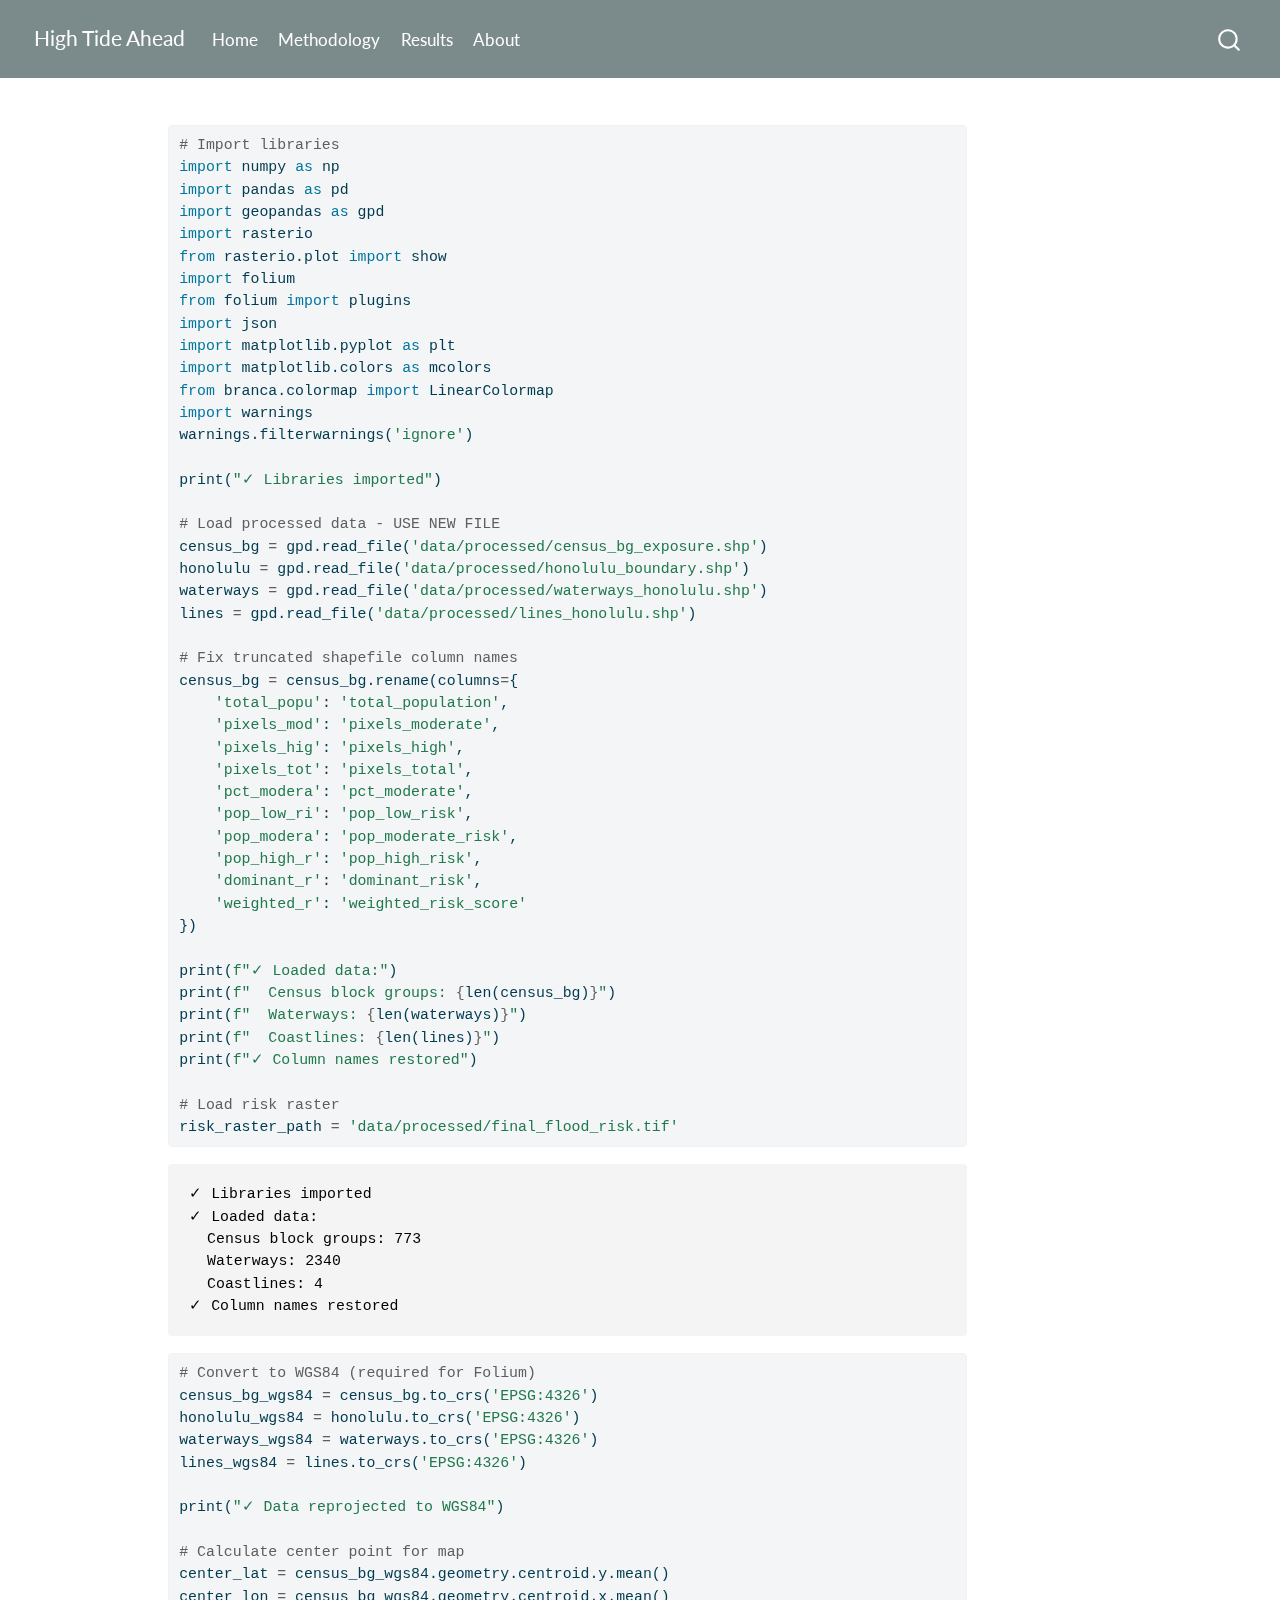
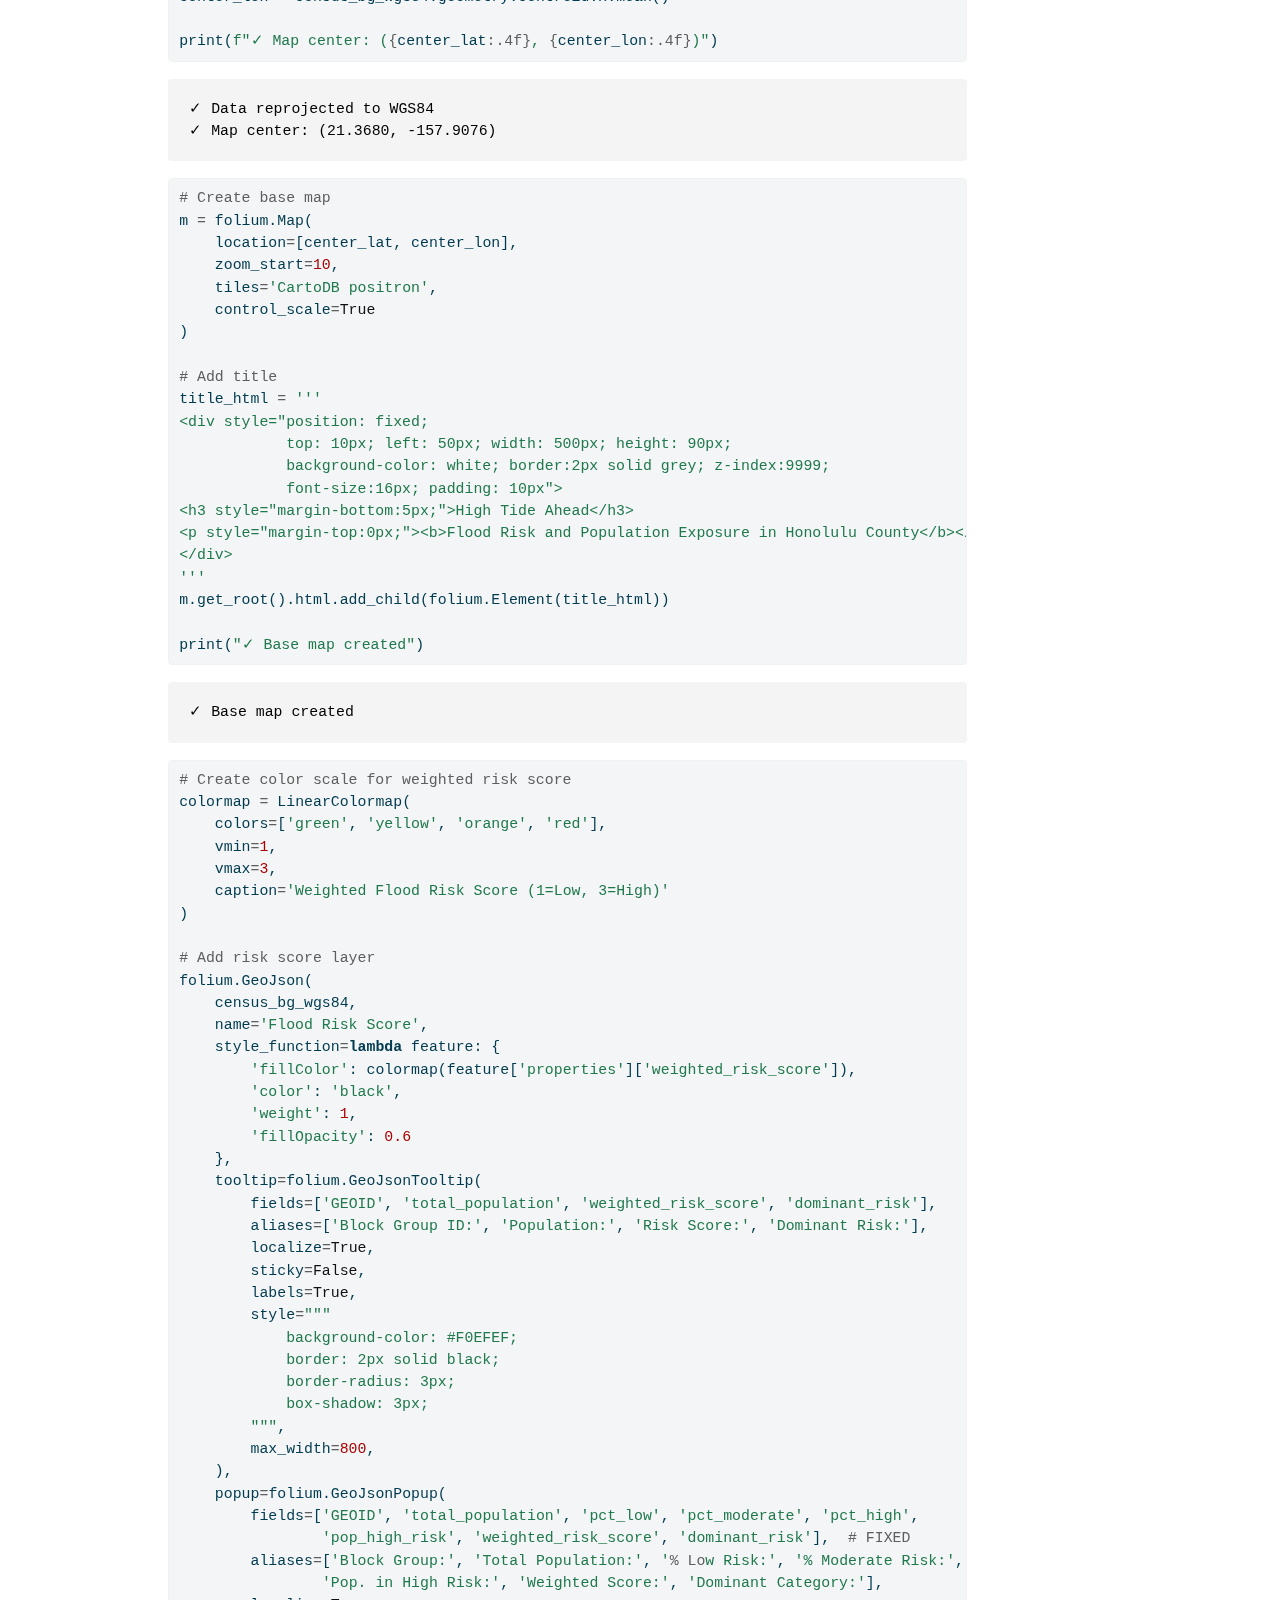
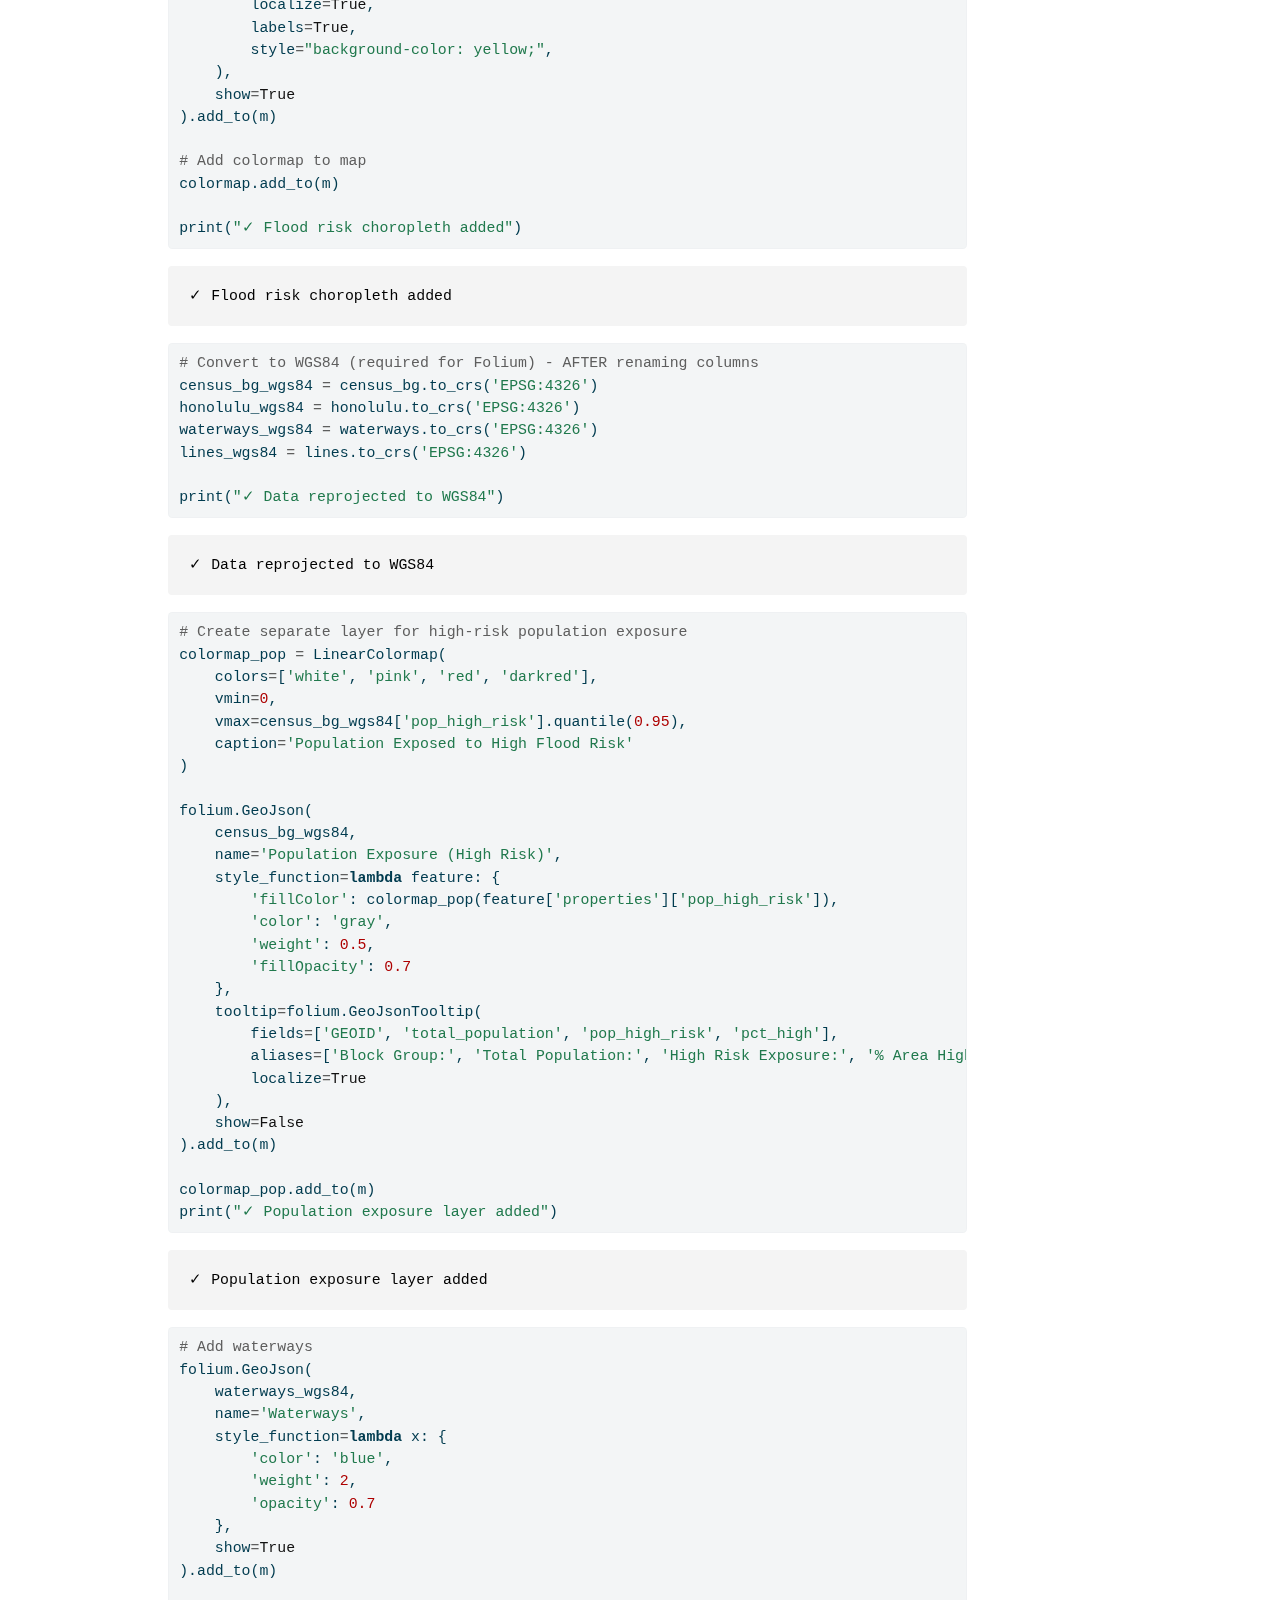
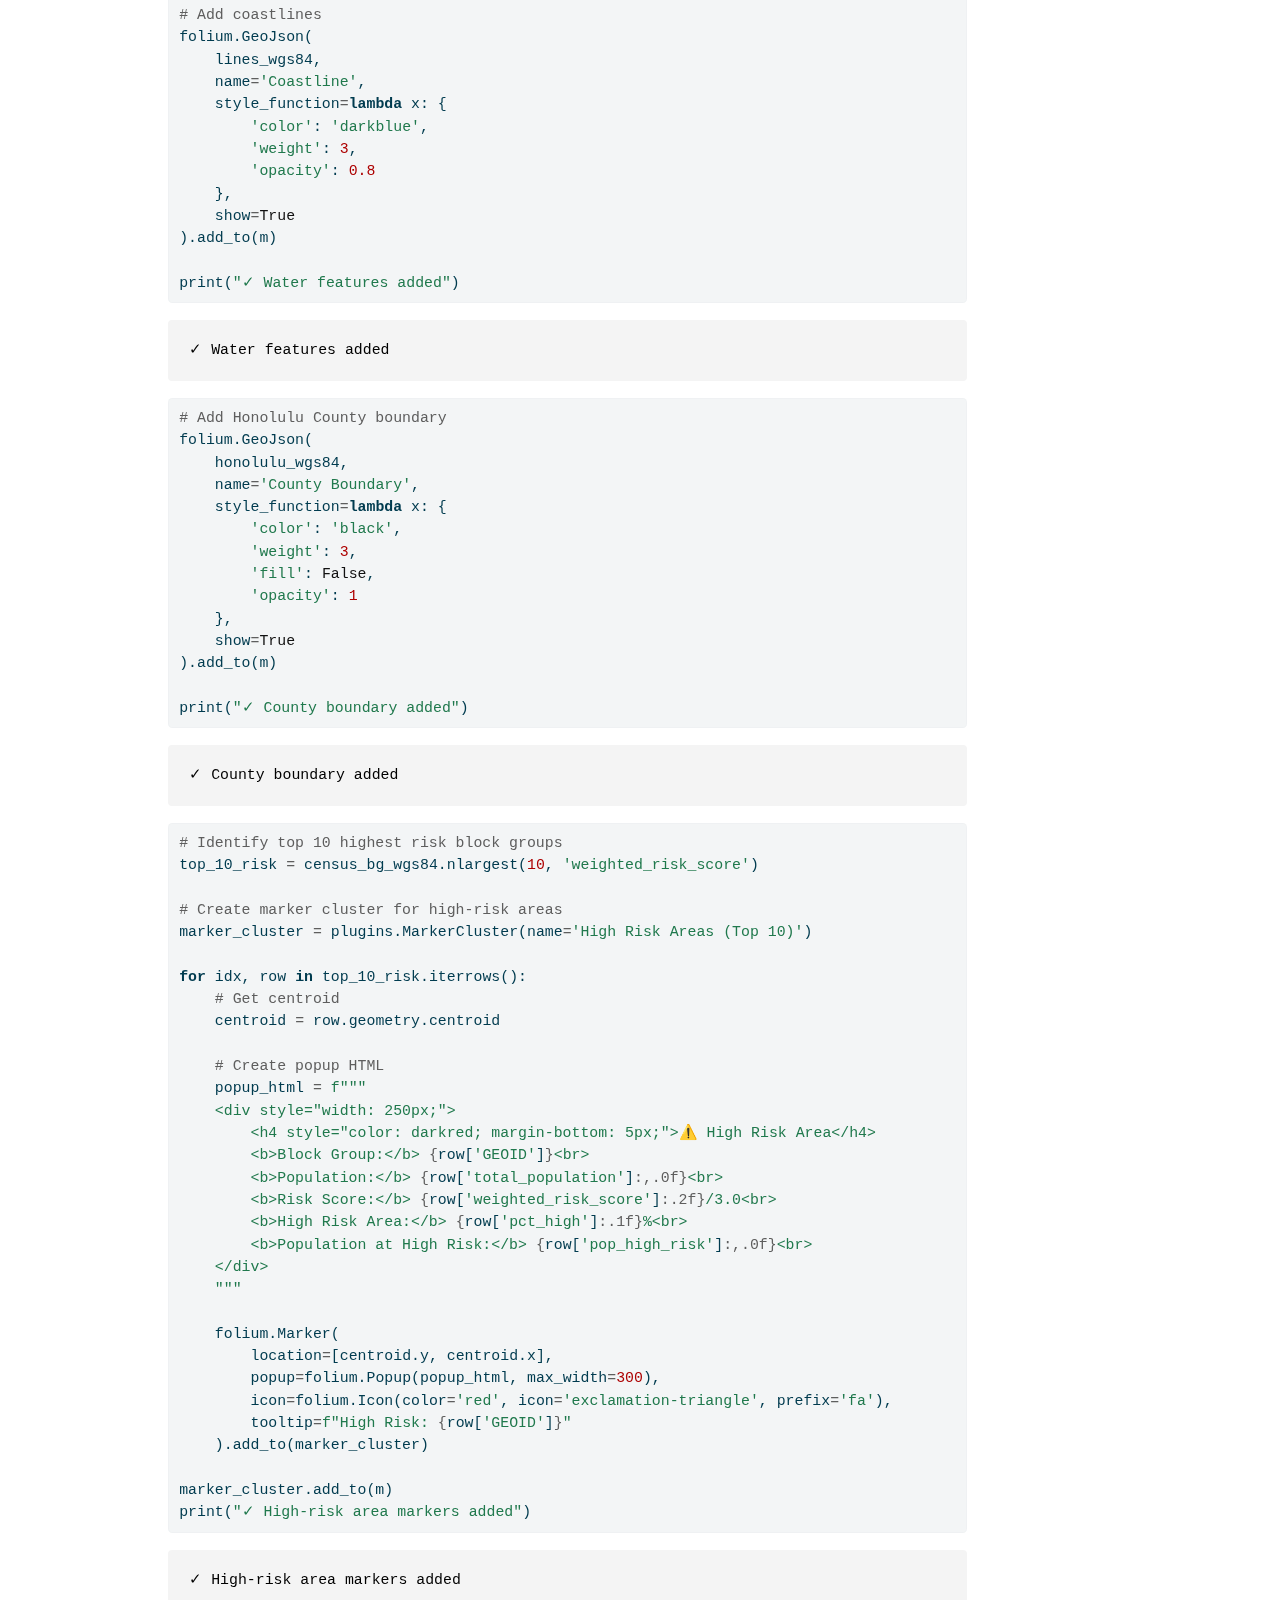
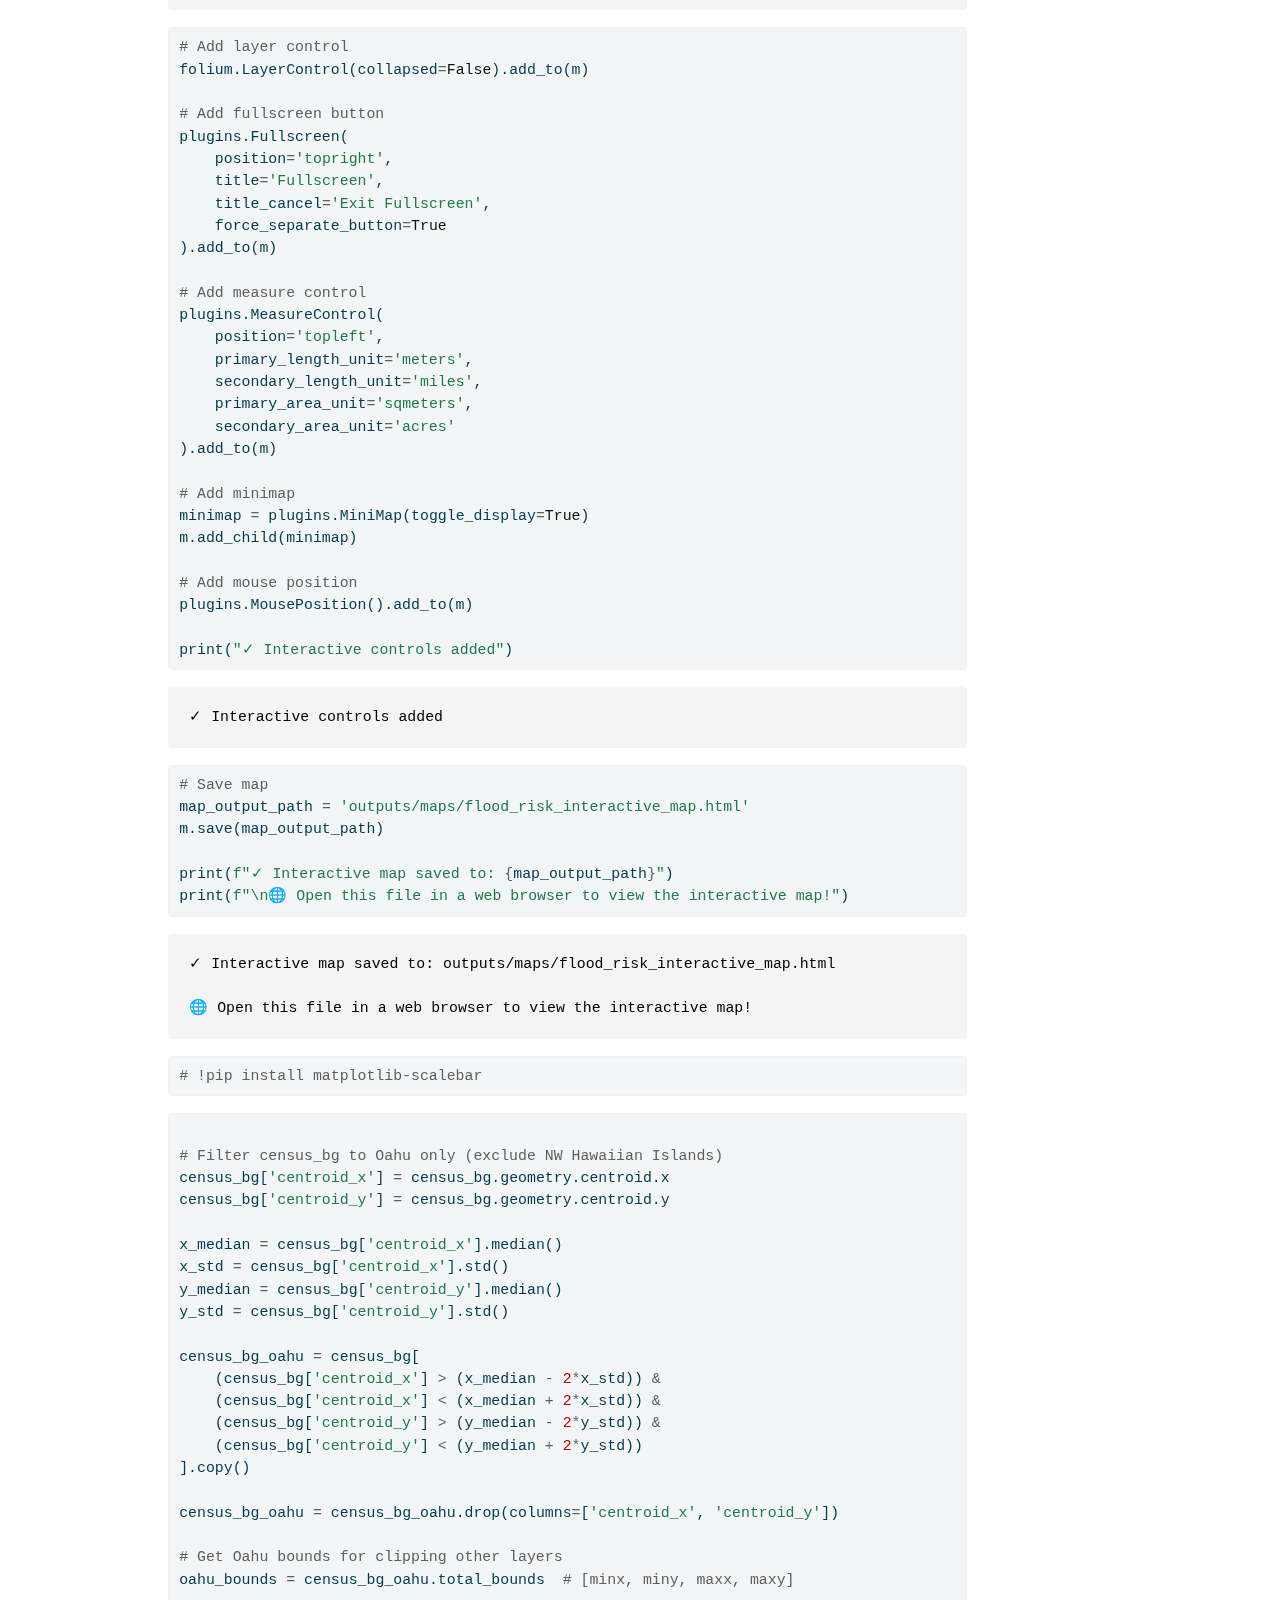
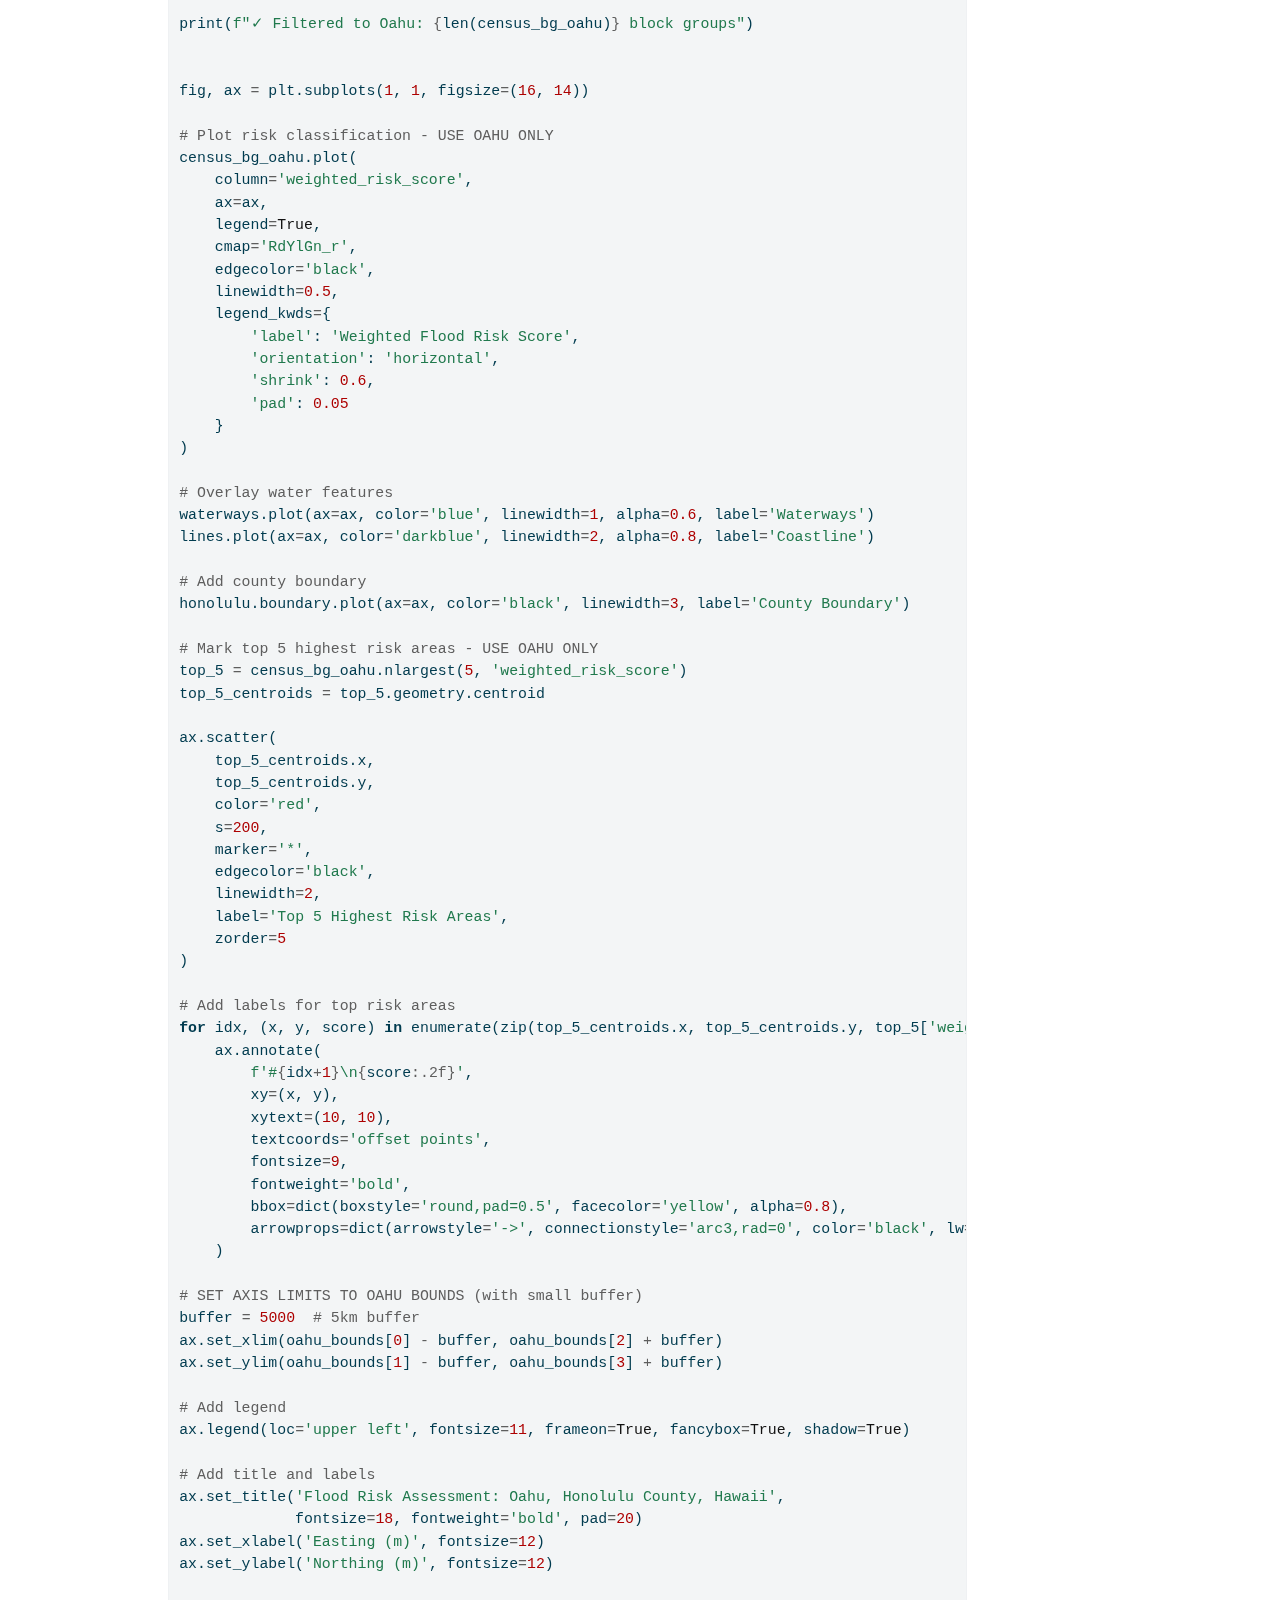
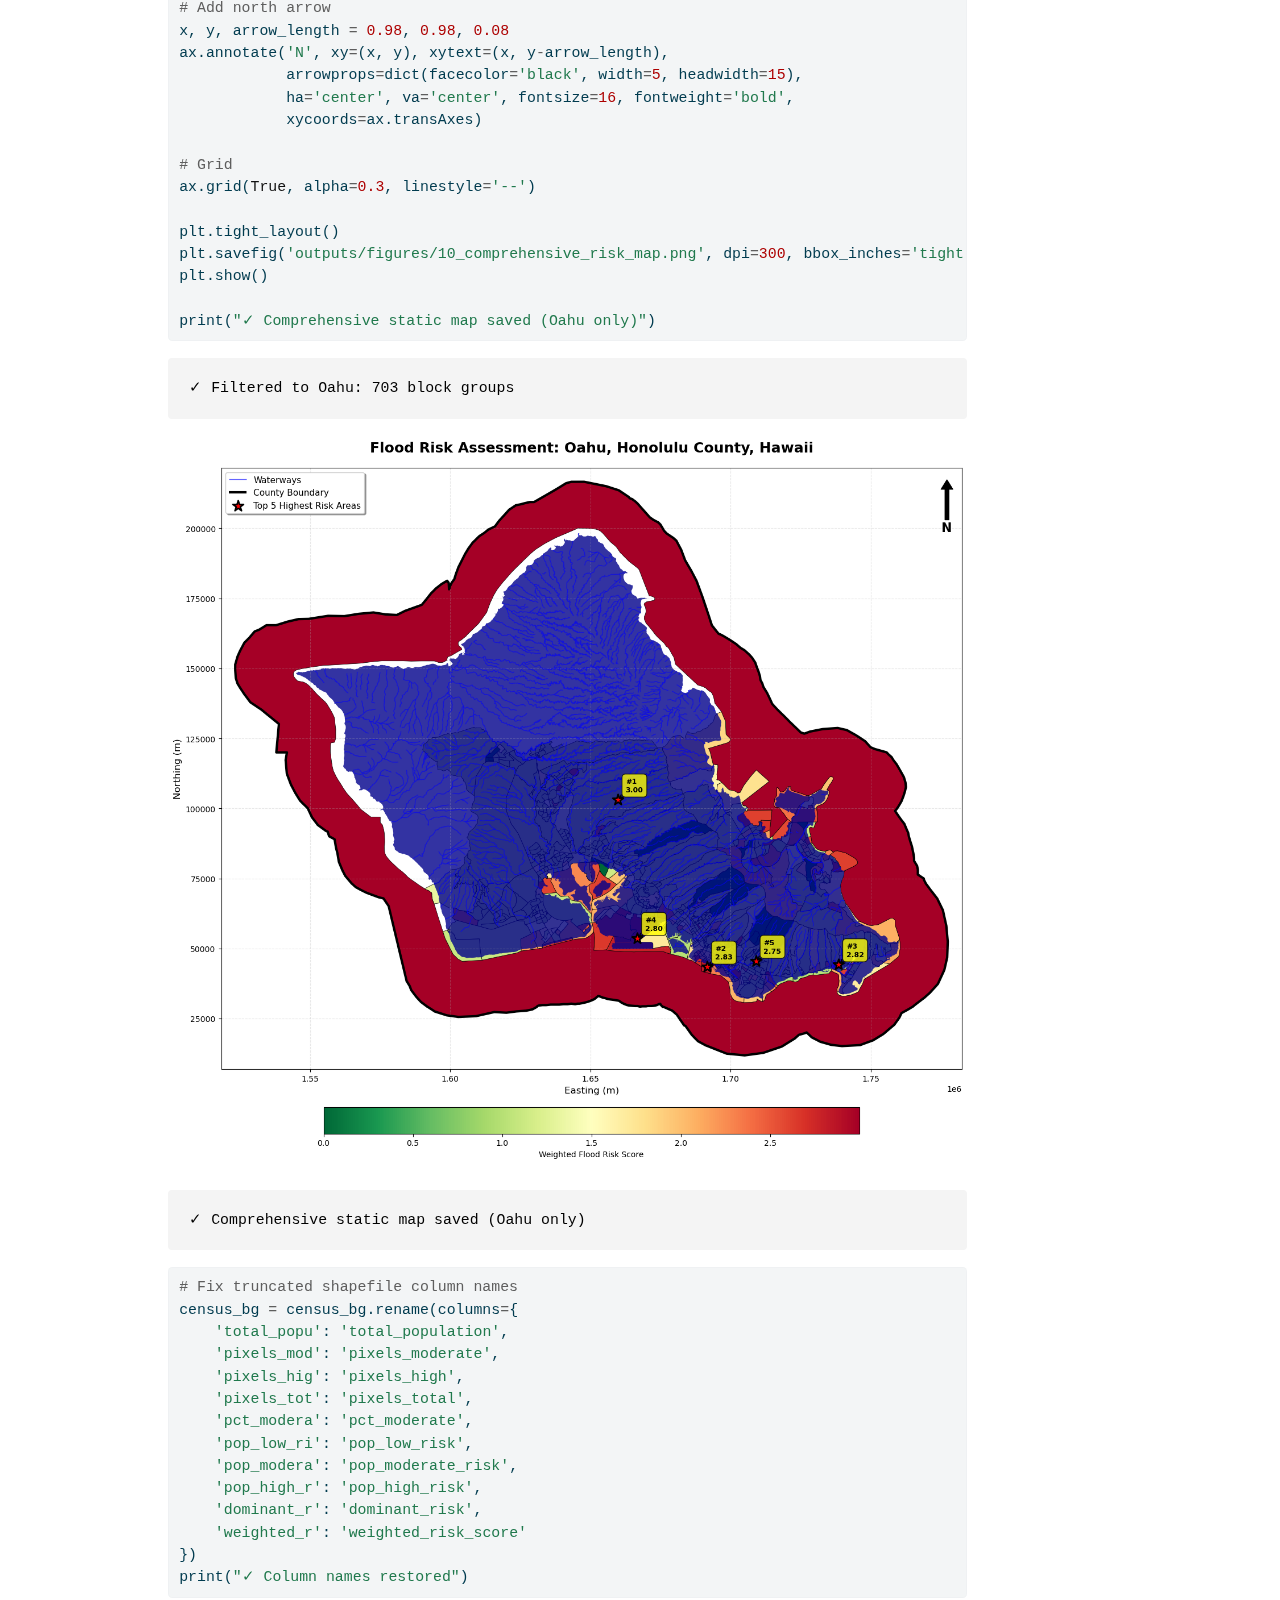
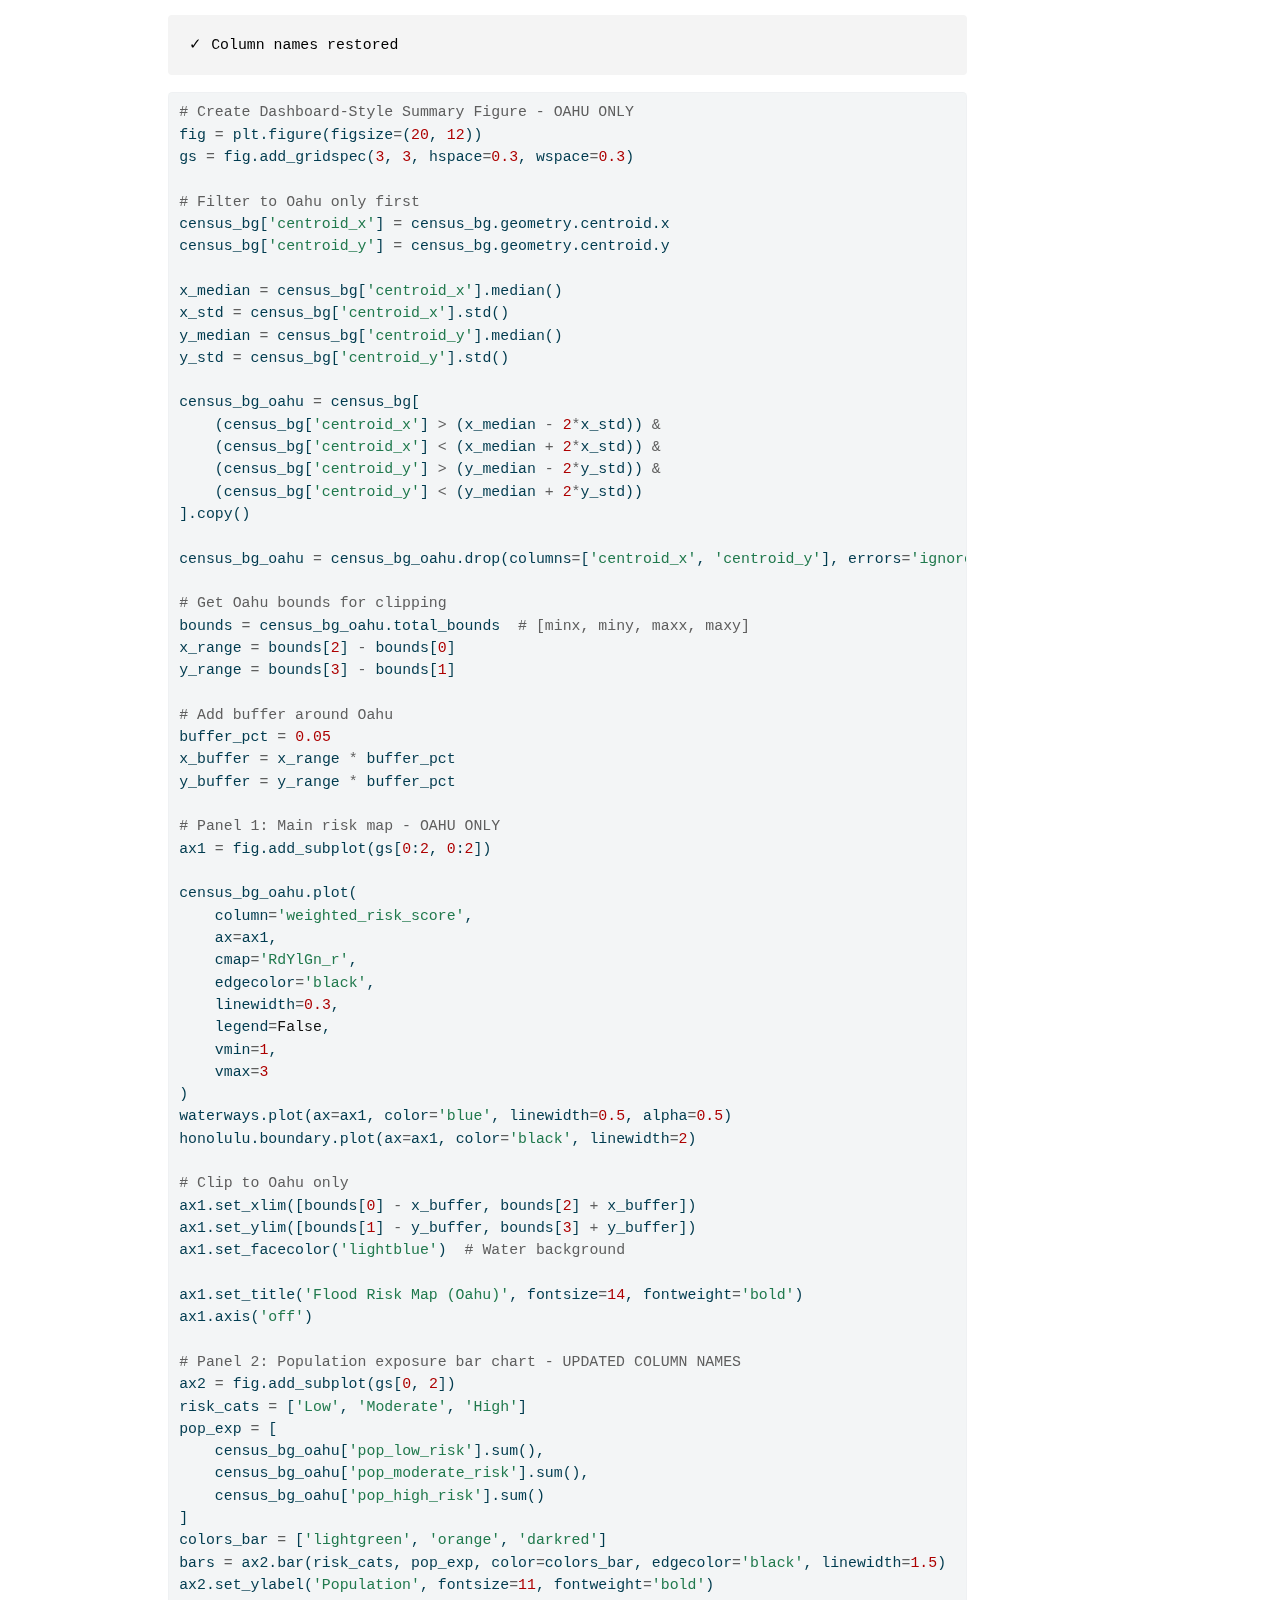
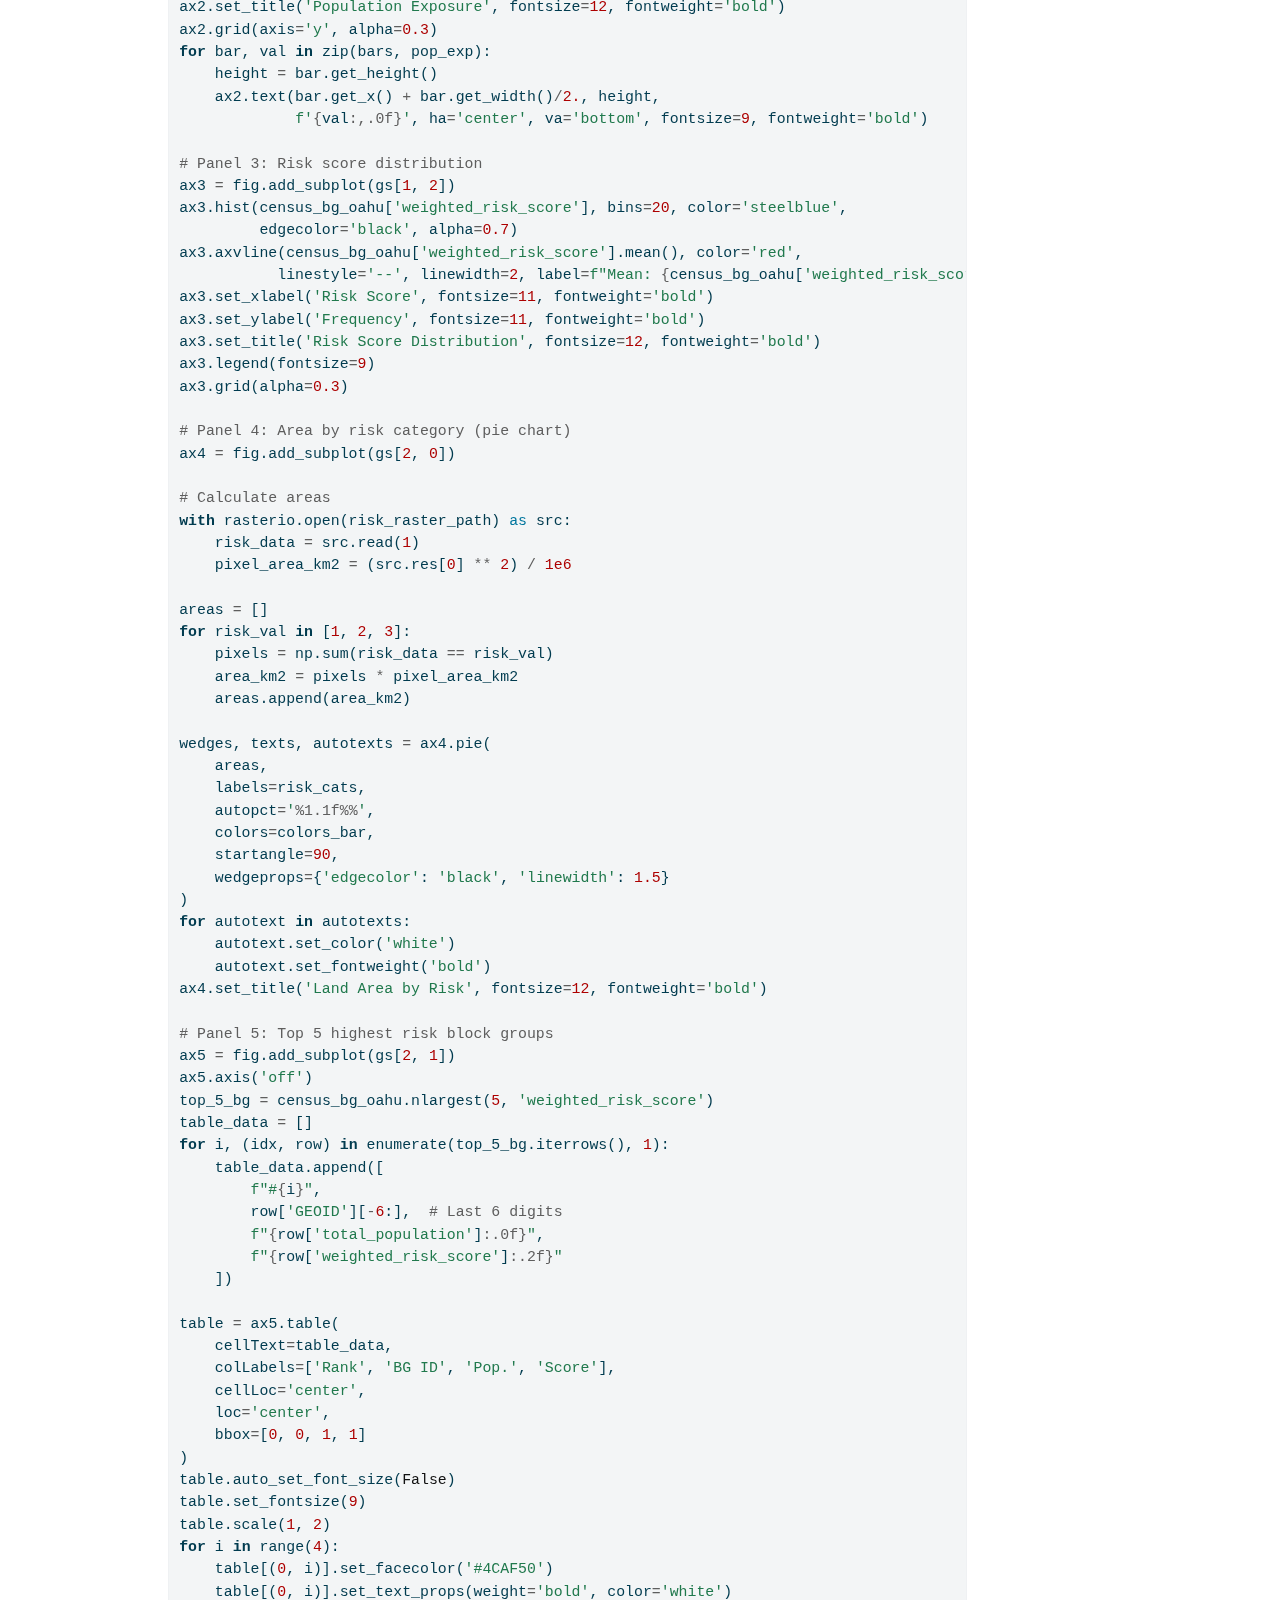
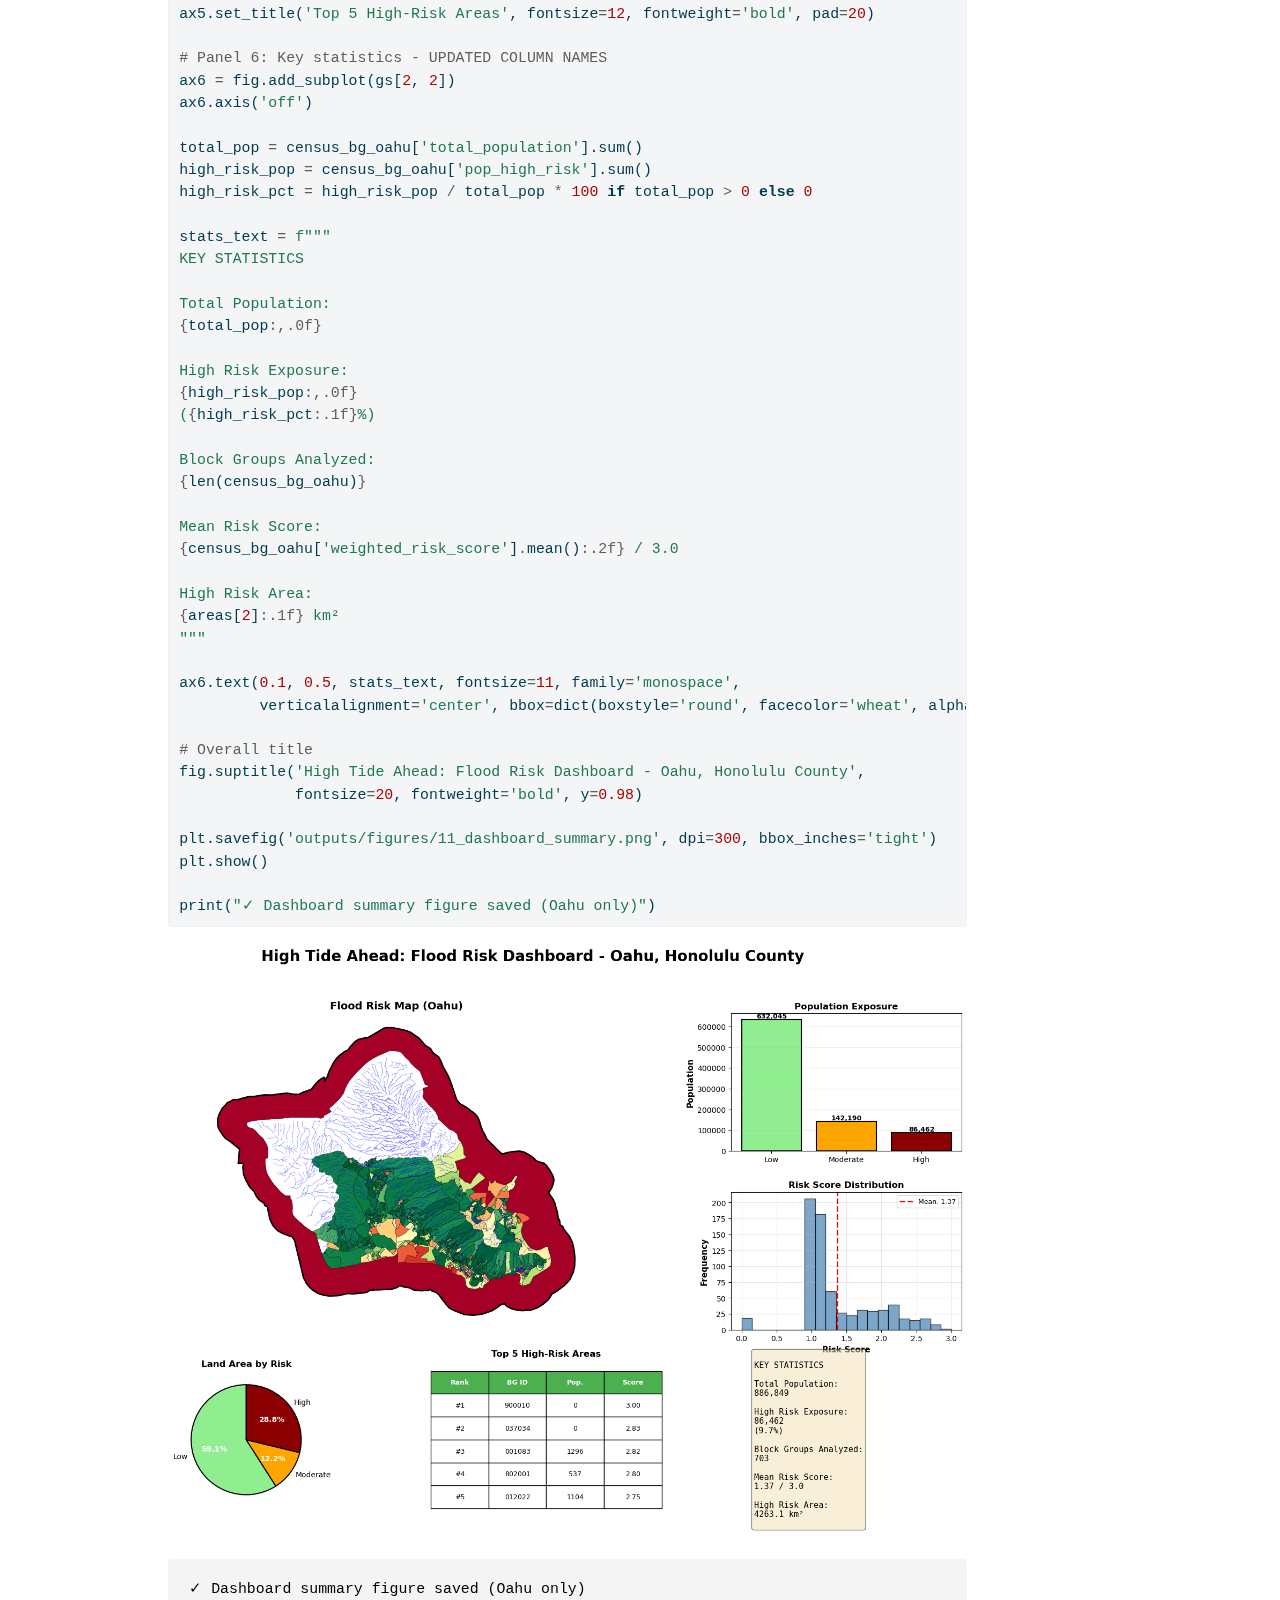
<file: docs/script/04_visualization.html>
<!DOCTYPE html>
<html xmlns="http://www.w3.org/1999/xhtml" lang="en" xml:lang="en"><head>

<meta charset="utf-8">
<meta name="generator" content="quarto-1.8.25">

<meta name="viewport" content="width=device-width, initial-scale=1.0, user-scalable=yes">


<title>visualization – High Tide Ahead</title>
<style>
code{white-space: pre-wrap;}
span.smallcaps{font-variant: small-caps;}
div.columns{display: flex; gap: min(4vw, 1.5em);}
div.column{flex: auto; overflow-x: auto;}
div.hanging-indent{margin-left: 1.5em; text-indent: -1.5em;}
ul.task-list{list-style: none;}
ul.task-list li input[type="checkbox"] {
  width: 0.8em;
  margin: 0 0.8em 0.2em -1em; /* quarto-specific, see https://github.com/quarto-dev/quarto-cli/issues/4556 */ 
  vertical-align: middle;
}
/* CSS for syntax highlighting */
html { -webkit-text-size-adjust: 100%; }
pre > code.sourceCode { white-space: pre; position: relative; }
pre > code.sourceCode > span { display: inline-block; line-height: 1.25; }
pre > code.sourceCode > span:empty { height: 1.2em; }
.sourceCode { overflow: visible; }
code.sourceCode > span { color: inherit; text-decoration: inherit; }
div.sourceCode { margin: 1em 0; }
pre.sourceCode { margin: 0; }
@media screen {
div.sourceCode { overflow: auto; }
}
@media print {
pre > code.sourceCode { white-space: pre-wrap; }
pre > code.sourceCode > span { text-indent: -5em; padding-left: 5em; }
}
pre.numberSource code
  { counter-reset: source-line 0; }
pre.numberSource code > span
  { position: relative; left: -4em; counter-increment: source-line; }
pre.numberSource code > span > a:first-child::before
  { content: counter(source-line);
    position: relative; left: -1em; text-align: right; vertical-align: baseline;
    border: none; display: inline-block;
    -webkit-touch-callout: none; -webkit-user-select: none;
    -khtml-user-select: none; -moz-user-select: none;
    -ms-user-select: none; user-select: none;
    padding: 0 4px; width: 4em;
  }
pre.numberSource { margin-left: 3em;  padding-left: 4px; }
div.sourceCode
  {   }
@media screen {
pre > code.sourceCode > span > a:first-child::before { text-decoration: underline; }
}
</style>


<script src="../site_libs/quarto-nav/quarto-nav.js"></script>
<script src="../site_libs/quarto-nav/headroom.min.js"></script>
<script src="../site_libs/clipboard/clipboard.min.js"></script>
<script src="../site_libs/quarto-search/autocomplete.umd.js"></script>
<script src="../site_libs/quarto-search/fuse.min.js"></script>
<script src="../site_libs/quarto-search/quarto-search.js"></script>
<meta name="quarto:offset" content="../">
<script src="../site_libs/quarto-html/quarto.js" type="module"></script>
<script src="../site_libs/quarto-html/tabsets/tabsets.js" type="module"></script>
<script src="../site_libs/quarto-html/axe/axe-check.js" type="module"></script>
<script src="../site_libs/quarto-html/popper.min.js"></script>
<script src="../site_libs/quarto-html/tippy.umd.min.js"></script>
<script src="../site_libs/quarto-html/anchor.min.js"></script>
<link href="../site_libs/quarto-html/tippy.css" rel="stylesheet">
<link href="../site_libs/quarto-html/quarto-syntax-highlighting-7b89279ff1a6dce999919e0e67d4d9ec.css" rel="stylesheet" id="quarto-text-highlighting-styles">
<script src="../site_libs/bootstrap/bootstrap.min.js"></script>
<link href="../site_libs/bootstrap/bootstrap-icons.css" rel="stylesheet">
<link href="../site_libs/bootstrap/bootstrap-a53b728559d266de2f2f6fd3e95d17f3.min.css" rel="stylesheet" append-hash="true" id="quarto-bootstrap" data-mode="light">
<script id="quarto-search-options" type="application/json">{
  "location": "navbar",
  "copy-button": false,
  "collapse-after": 3,
  "panel-placement": "end",
  "type": "overlay",
  "limit": 50,
  "keyboard-shortcut": [
    "f",
    "/",
    "s"
  ],
  "show-item-context": false,
  "language": {
    "search-no-results-text": "No results",
    "search-matching-documents-text": "matching documents",
    "search-copy-link-title": "Copy link to search",
    "search-hide-matches-text": "Hide additional matches",
    "search-more-match-text": "more match in this document",
    "search-more-matches-text": "more matches in this document",
    "search-clear-button-title": "Clear",
    "search-text-placeholder": "",
    "search-detached-cancel-button-title": "Cancel",
    "search-submit-button-title": "Submit",
    "search-label": "Search"
  }
}</script>


<link rel="stylesheet" href="../styles.css">
</head>

<body class="nav-fixed quarto-light">

<div id="quarto-search-results"></div>
  <header id="quarto-header" class="headroom fixed-top">
    <nav class="navbar navbar-expand-lg " data-bs-theme="dark">
      <div class="navbar-container container-fluid">
      <div class="navbar-brand-container mx-auto">
    <a href="../index.html" class="navbar-brand navbar-brand-logo">
    </a>
    <a class="navbar-brand" href="../index.html">
    <span class="navbar-title">High Tide Ahead</span>
    </a>
  </div>
            <div id="quarto-search" class="" title="Search"></div>
          <button class="navbar-toggler" type="button" data-bs-toggle="collapse" data-bs-target="#navbarCollapse" aria-controls="navbarCollapse" role="menu" aria-expanded="false" aria-label="Toggle navigation" onclick="if (window.quartoToggleHeadroom) { window.quartoToggleHeadroom(); }">
  <span class="navbar-toggler-icon"></span>
</button>
          <div class="collapse navbar-collapse" id="navbarCollapse">
            <ul class="navbar-nav navbar-nav-scroll me-auto">
  <li class="nav-item">
    <a class="nav-link" href="../index.html"> 
<span class="menu-text">Home</span></a>
  </li>  
  <li class="nav-item">
    <a class="nav-link" href="../methodology.html"> 
<span class="menu-text">Methodology</span></a>
  </li>  
  <li class="nav-item">
    <a class="nav-link" href="../results.html"> 
<span class="menu-text">Results</span></a>
  </li>  
  <li class="nav-item">
    <a class="nav-link" href="../about.html"> 
<span class="menu-text">About</span></a>
  </li>  
</ul>
          </div> <!-- /navcollapse -->
            <div class="quarto-navbar-tools">
</div>
      </div> <!-- /container-fluid -->
    </nav>
</header>
<!-- content -->
<div id="quarto-content" class="quarto-container page-columns page-rows-contents page-layout-article page-navbar">
<!-- sidebar -->
<!-- margin-sidebar -->
    <div id="quarto-margin-sidebar" class="sidebar margin-sidebar zindex-bottom">
        
    </div>
<!-- main -->
<main class="content" id="quarto-document-content"><header id="title-block-header" class="quarto-title-block"></header>




<div id="0f1a0487-d9a7-457f-a5ea-cd0851e98369" class="cell" data-execution_count="77">
<div class="code-copy-outer-scaffold"><div class="sourceCode cell-code" id="cb1"><pre class="sourceCode python code-with-copy"><code class="sourceCode python"><span id="cb1-1"><a href="#cb1-1" aria-hidden="true" tabindex="-1"></a><span class="co"># Import libraries</span></span>
<span id="cb1-2"><a href="#cb1-2" aria-hidden="true" tabindex="-1"></a><span class="im">import</span> numpy <span class="im">as</span> np</span>
<span id="cb1-3"><a href="#cb1-3" aria-hidden="true" tabindex="-1"></a><span class="im">import</span> pandas <span class="im">as</span> pd</span>
<span id="cb1-4"><a href="#cb1-4" aria-hidden="true" tabindex="-1"></a><span class="im">import</span> geopandas <span class="im">as</span> gpd</span>
<span id="cb1-5"><a href="#cb1-5" aria-hidden="true" tabindex="-1"></a><span class="im">import</span> rasterio</span>
<span id="cb1-6"><a href="#cb1-6" aria-hidden="true" tabindex="-1"></a><span class="im">from</span> rasterio.plot <span class="im">import</span> show</span>
<span id="cb1-7"><a href="#cb1-7" aria-hidden="true" tabindex="-1"></a><span class="im">import</span> folium</span>
<span id="cb1-8"><a href="#cb1-8" aria-hidden="true" tabindex="-1"></a><span class="im">from</span> folium <span class="im">import</span> plugins</span>
<span id="cb1-9"><a href="#cb1-9" aria-hidden="true" tabindex="-1"></a><span class="im">import</span> json</span>
<span id="cb1-10"><a href="#cb1-10" aria-hidden="true" tabindex="-1"></a><span class="im">import</span> matplotlib.pyplot <span class="im">as</span> plt</span>
<span id="cb1-11"><a href="#cb1-11" aria-hidden="true" tabindex="-1"></a><span class="im">import</span> matplotlib.colors <span class="im">as</span> mcolors</span>
<span id="cb1-12"><a href="#cb1-12" aria-hidden="true" tabindex="-1"></a><span class="im">from</span> branca.colormap <span class="im">import</span> LinearColormap</span>
<span id="cb1-13"><a href="#cb1-13" aria-hidden="true" tabindex="-1"></a><span class="im">import</span> warnings</span>
<span id="cb1-14"><a href="#cb1-14" aria-hidden="true" tabindex="-1"></a>warnings.filterwarnings(<span class="st">'ignore'</span>)</span>
<span id="cb1-15"><a href="#cb1-15" aria-hidden="true" tabindex="-1"></a></span>
<span id="cb1-16"><a href="#cb1-16" aria-hidden="true" tabindex="-1"></a><span class="bu">print</span>(<span class="st">"✓ Libraries imported"</span>)</span>
<span id="cb1-17"><a href="#cb1-17" aria-hidden="true" tabindex="-1"></a></span>
<span id="cb1-18"><a href="#cb1-18" aria-hidden="true" tabindex="-1"></a><span class="co"># Load processed data - USE NEW FILE</span></span>
<span id="cb1-19"><a href="#cb1-19" aria-hidden="true" tabindex="-1"></a>census_bg <span class="op">=</span> gpd.read_file(<span class="st">'data/processed/census_bg_exposure.shp'</span>)</span>
<span id="cb1-20"><a href="#cb1-20" aria-hidden="true" tabindex="-1"></a>honolulu <span class="op">=</span> gpd.read_file(<span class="st">'data/processed/honolulu_boundary.shp'</span>)</span>
<span id="cb1-21"><a href="#cb1-21" aria-hidden="true" tabindex="-1"></a>waterways <span class="op">=</span> gpd.read_file(<span class="st">'data/processed/waterways_honolulu.shp'</span>)</span>
<span id="cb1-22"><a href="#cb1-22" aria-hidden="true" tabindex="-1"></a>lines <span class="op">=</span> gpd.read_file(<span class="st">'data/processed/lines_honolulu.shp'</span>)</span>
<span id="cb1-23"><a href="#cb1-23" aria-hidden="true" tabindex="-1"></a></span>
<span id="cb1-24"><a href="#cb1-24" aria-hidden="true" tabindex="-1"></a><span class="co"># Fix truncated shapefile column names</span></span>
<span id="cb1-25"><a href="#cb1-25" aria-hidden="true" tabindex="-1"></a>census_bg <span class="op">=</span> census_bg.rename(columns<span class="op">=</span>{</span>
<span id="cb1-26"><a href="#cb1-26" aria-hidden="true" tabindex="-1"></a>    <span class="st">'total_popu'</span>: <span class="st">'total_population'</span>,</span>
<span id="cb1-27"><a href="#cb1-27" aria-hidden="true" tabindex="-1"></a>    <span class="st">'pixels_mod'</span>: <span class="st">'pixels_moderate'</span>,</span>
<span id="cb1-28"><a href="#cb1-28" aria-hidden="true" tabindex="-1"></a>    <span class="st">'pixels_hig'</span>: <span class="st">'pixels_high'</span>,</span>
<span id="cb1-29"><a href="#cb1-29" aria-hidden="true" tabindex="-1"></a>    <span class="st">'pixels_tot'</span>: <span class="st">'pixels_total'</span>,</span>
<span id="cb1-30"><a href="#cb1-30" aria-hidden="true" tabindex="-1"></a>    <span class="st">'pct_modera'</span>: <span class="st">'pct_moderate'</span>,</span>
<span id="cb1-31"><a href="#cb1-31" aria-hidden="true" tabindex="-1"></a>    <span class="st">'pop_low_ri'</span>: <span class="st">'pop_low_risk'</span>,</span>
<span id="cb1-32"><a href="#cb1-32" aria-hidden="true" tabindex="-1"></a>    <span class="st">'pop_modera'</span>: <span class="st">'pop_moderate_risk'</span>,</span>
<span id="cb1-33"><a href="#cb1-33" aria-hidden="true" tabindex="-1"></a>    <span class="st">'pop_high_r'</span>: <span class="st">'pop_high_risk'</span>,</span>
<span id="cb1-34"><a href="#cb1-34" aria-hidden="true" tabindex="-1"></a>    <span class="st">'dominant_r'</span>: <span class="st">'dominant_risk'</span>,</span>
<span id="cb1-35"><a href="#cb1-35" aria-hidden="true" tabindex="-1"></a>    <span class="st">'weighted_r'</span>: <span class="st">'weighted_risk_score'</span></span>
<span id="cb1-36"><a href="#cb1-36" aria-hidden="true" tabindex="-1"></a>})</span>
<span id="cb1-37"><a href="#cb1-37" aria-hidden="true" tabindex="-1"></a></span>
<span id="cb1-38"><a href="#cb1-38" aria-hidden="true" tabindex="-1"></a><span class="bu">print</span>(<span class="ss">f"✓ Loaded data:"</span>)</span>
<span id="cb1-39"><a href="#cb1-39" aria-hidden="true" tabindex="-1"></a><span class="bu">print</span>(<span class="ss">f"  Census block groups: </span><span class="sc">{</span><span class="bu">len</span>(census_bg)<span class="sc">}</span><span class="ss">"</span>)</span>
<span id="cb1-40"><a href="#cb1-40" aria-hidden="true" tabindex="-1"></a><span class="bu">print</span>(<span class="ss">f"  Waterways: </span><span class="sc">{</span><span class="bu">len</span>(waterways)<span class="sc">}</span><span class="ss">"</span>)</span>
<span id="cb1-41"><a href="#cb1-41" aria-hidden="true" tabindex="-1"></a><span class="bu">print</span>(<span class="ss">f"  Coastlines: </span><span class="sc">{</span><span class="bu">len</span>(lines)<span class="sc">}</span><span class="ss">"</span>)</span>
<span id="cb1-42"><a href="#cb1-42" aria-hidden="true" tabindex="-1"></a><span class="bu">print</span>(<span class="ss">f"✓ Column names restored"</span>)</span>
<span id="cb1-43"><a href="#cb1-43" aria-hidden="true" tabindex="-1"></a></span>
<span id="cb1-44"><a href="#cb1-44" aria-hidden="true" tabindex="-1"></a><span class="co"># Load risk raster</span></span>
<span id="cb1-45"><a href="#cb1-45" aria-hidden="true" tabindex="-1"></a>risk_raster_path <span class="op">=</span> <span class="st">'data/processed/final_flood_risk.tif'</span></span></code></pre></div><button title="Copy to Clipboard" class="code-copy-button"><i class="bi"></i></button></div>
<div class="cell-output cell-output-stdout">
<pre><code>✓ Libraries imported
✓ Loaded data:
  Census block groups: 773
  Waterways: 2340
  Coastlines: 4
✓ Column names restored</code></pre>
</div>
</div>
<div id="d9711eff-2069-429c-bdb8-7a4ea346a402" class="cell" data-execution_count="79">
<div class="code-copy-outer-scaffold"><div class="sourceCode cell-code" id="cb3"><pre class="sourceCode python code-with-copy"><code class="sourceCode python"><span id="cb3-1"><a href="#cb3-1" aria-hidden="true" tabindex="-1"></a><span class="co"># Convert to WGS84 (required for Folium)</span></span>
<span id="cb3-2"><a href="#cb3-2" aria-hidden="true" tabindex="-1"></a>census_bg_wgs84 <span class="op">=</span> census_bg.to_crs(<span class="st">'EPSG:4326'</span>)</span>
<span id="cb3-3"><a href="#cb3-3" aria-hidden="true" tabindex="-1"></a>honolulu_wgs84 <span class="op">=</span> honolulu.to_crs(<span class="st">'EPSG:4326'</span>)</span>
<span id="cb3-4"><a href="#cb3-4" aria-hidden="true" tabindex="-1"></a>waterways_wgs84 <span class="op">=</span> waterways.to_crs(<span class="st">'EPSG:4326'</span>)</span>
<span id="cb3-5"><a href="#cb3-5" aria-hidden="true" tabindex="-1"></a>lines_wgs84 <span class="op">=</span> lines.to_crs(<span class="st">'EPSG:4326'</span>)</span>
<span id="cb3-6"><a href="#cb3-6" aria-hidden="true" tabindex="-1"></a></span>
<span id="cb3-7"><a href="#cb3-7" aria-hidden="true" tabindex="-1"></a><span class="bu">print</span>(<span class="st">"✓ Data reprojected to WGS84"</span>)</span>
<span id="cb3-8"><a href="#cb3-8" aria-hidden="true" tabindex="-1"></a></span>
<span id="cb3-9"><a href="#cb3-9" aria-hidden="true" tabindex="-1"></a><span class="co"># Calculate center point for map</span></span>
<span id="cb3-10"><a href="#cb3-10" aria-hidden="true" tabindex="-1"></a>center_lat <span class="op">=</span> census_bg_wgs84.geometry.centroid.y.mean()</span>
<span id="cb3-11"><a href="#cb3-11" aria-hidden="true" tabindex="-1"></a>center_lon <span class="op">=</span> census_bg_wgs84.geometry.centroid.x.mean()</span>
<span id="cb3-12"><a href="#cb3-12" aria-hidden="true" tabindex="-1"></a></span>
<span id="cb3-13"><a href="#cb3-13" aria-hidden="true" tabindex="-1"></a><span class="bu">print</span>(<span class="ss">f"✓ Map center: (</span><span class="sc">{</span>center_lat<span class="sc">:.4f}</span><span class="ss">, </span><span class="sc">{</span>center_lon<span class="sc">:.4f}</span><span class="ss">)"</span>)</span></code></pre></div><button title="Copy to Clipboard" class="code-copy-button"><i class="bi"></i></button></div>
<div class="cell-output cell-output-stdout">
<pre><code>✓ Data reprojected to WGS84
✓ Map center: (21.3680, -157.9076)</code></pre>
</div>
</div>
<div id="7e9b6e43-6c87-4d32-b962-7de5bb9dd7d7" class="cell" data-execution_count="80">
<div class="code-copy-outer-scaffold"><div class="sourceCode cell-code" id="cb5"><pre class="sourceCode python code-with-copy"><code class="sourceCode python"><span id="cb5-1"><a href="#cb5-1" aria-hidden="true" tabindex="-1"></a><span class="co"># Create base map</span></span>
<span id="cb5-2"><a href="#cb5-2" aria-hidden="true" tabindex="-1"></a>m <span class="op">=</span> folium.Map(</span>
<span id="cb5-3"><a href="#cb5-3" aria-hidden="true" tabindex="-1"></a>    location<span class="op">=</span>[center_lat, center_lon],</span>
<span id="cb5-4"><a href="#cb5-4" aria-hidden="true" tabindex="-1"></a>    zoom_start<span class="op">=</span><span class="dv">10</span>,</span>
<span id="cb5-5"><a href="#cb5-5" aria-hidden="true" tabindex="-1"></a>    tiles<span class="op">=</span><span class="st">'CartoDB positron'</span>,</span>
<span id="cb5-6"><a href="#cb5-6" aria-hidden="true" tabindex="-1"></a>    control_scale<span class="op">=</span><span class="va">True</span></span>
<span id="cb5-7"><a href="#cb5-7" aria-hidden="true" tabindex="-1"></a>)</span>
<span id="cb5-8"><a href="#cb5-8" aria-hidden="true" tabindex="-1"></a></span>
<span id="cb5-9"><a href="#cb5-9" aria-hidden="true" tabindex="-1"></a><span class="co"># Add title</span></span>
<span id="cb5-10"><a href="#cb5-10" aria-hidden="true" tabindex="-1"></a>title_html <span class="op">=</span> <span class="st">'''</span></span>
<span id="cb5-11"><a href="#cb5-11" aria-hidden="true" tabindex="-1"></a><span class="st">&lt;div style="position: fixed; </span></span>
<span id="cb5-12"><a href="#cb5-12" aria-hidden="true" tabindex="-1"></a><span class="st">            top: 10px; left: 50px; width: 500px; height: 90px; </span></span>
<span id="cb5-13"><a href="#cb5-13" aria-hidden="true" tabindex="-1"></a><span class="st">            background-color: white; border:2px solid grey; z-index:9999; </span></span>
<span id="cb5-14"><a href="#cb5-14" aria-hidden="true" tabindex="-1"></a><span class="st">            font-size:16px; padding: 10px"&gt;</span></span>
<span id="cb5-15"><a href="#cb5-15" aria-hidden="true" tabindex="-1"></a><span class="st">&lt;h3 style="margin-bottom:5px;"&gt;High Tide Ahead&lt;/h3&gt;</span></span>
<span id="cb5-16"><a href="#cb5-16" aria-hidden="true" tabindex="-1"></a><span class="st">&lt;p style="margin-top:0px;"&gt;&lt;b&gt;Flood Risk and Population Exposure in Honolulu County&lt;/b&gt;&lt;/p&gt;</span></span>
<span id="cb5-17"><a href="#cb5-17" aria-hidden="true" tabindex="-1"></a><span class="st">&lt;/div&gt;</span></span>
<span id="cb5-18"><a href="#cb5-18" aria-hidden="true" tabindex="-1"></a><span class="st">'''</span></span>
<span id="cb5-19"><a href="#cb5-19" aria-hidden="true" tabindex="-1"></a>m.get_root().html.add_child(folium.Element(title_html))</span>
<span id="cb5-20"><a href="#cb5-20" aria-hidden="true" tabindex="-1"></a></span>
<span id="cb5-21"><a href="#cb5-21" aria-hidden="true" tabindex="-1"></a><span class="bu">print</span>(<span class="st">"✓ Base map created"</span>)</span></code></pre></div><button title="Copy to Clipboard" class="code-copy-button"><i class="bi"></i></button></div>
<div class="cell-output cell-output-stdout">
<pre><code>✓ Base map created</code></pre>
</div>
</div>
<div id="74f72a16-481d-4aff-9566-01ee7aaa9144" class="cell" data-execution_count="81">
<div class="code-copy-outer-scaffold"><div class="sourceCode cell-code" id="cb7"><pre class="sourceCode python code-with-copy"><code class="sourceCode python"><span id="cb7-1"><a href="#cb7-1" aria-hidden="true" tabindex="-1"></a><span class="co"># Create color scale for weighted risk score</span></span>
<span id="cb7-2"><a href="#cb7-2" aria-hidden="true" tabindex="-1"></a>colormap <span class="op">=</span> LinearColormap(</span>
<span id="cb7-3"><a href="#cb7-3" aria-hidden="true" tabindex="-1"></a>    colors<span class="op">=</span>[<span class="st">'green'</span>, <span class="st">'yellow'</span>, <span class="st">'orange'</span>, <span class="st">'red'</span>],</span>
<span id="cb7-4"><a href="#cb7-4" aria-hidden="true" tabindex="-1"></a>    vmin<span class="op">=</span><span class="dv">1</span>,</span>
<span id="cb7-5"><a href="#cb7-5" aria-hidden="true" tabindex="-1"></a>    vmax<span class="op">=</span><span class="dv">3</span>,</span>
<span id="cb7-6"><a href="#cb7-6" aria-hidden="true" tabindex="-1"></a>    caption<span class="op">=</span><span class="st">'Weighted Flood Risk Score (1=Low, 3=High)'</span></span>
<span id="cb7-7"><a href="#cb7-7" aria-hidden="true" tabindex="-1"></a>)</span>
<span id="cb7-8"><a href="#cb7-8" aria-hidden="true" tabindex="-1"></a></span>
<span id="cb7-9"><a href="#cb7-9" aria-hidden="true" tabindex="-1"></a><span class="co"># Add risk score layer</span></span>
<span id="cb7-10"><a href="#cb7-10" aria-hidden="true" tabindex="-1"></a>folium.GeoJson(</span>
<span id="cb7-11"><a href="#cb7-11" aria-hidden="true" tabindex="-1"></a>    census_bg_wgs84,</span>
<span id="cb7-12"><a href="#cb7-12" aria-hidden="true" tabindex="-1"></a>    name<span class="op">=</span><span class="st">'Flood Risk Score'</span>,</span>
<span id="cb7-13"><a href="#cb7-13" aria-hidden="true" tabindex="-1"></a>    style_function<span class="op">=</span><span class="kw">lambda</span> feature: {</span>
<span id="cb7-14"><a href="#cb7-14" aria-hidden="true" tabindex="-1"></a>        <span class="st">'fillColor'</span>: colormap(feature[<span class="st">'properties'</span>][<span class="st">'weighted_risk_score'</span>]),</span>
<span id="cb7-15"><a href="#cb7-15" aria-hidden="true" tabindex="-1"></a>        <span class="st">'color'</span>: <span class="st">'black'</span>,</span>
<span id="cb7-16"><a href="#cb7-16" aria-hidden="true" tabindex="-1"></a>        <span class="st">'weight'</span>: <span class="dv">1</span>,</span>
<span id="cb7-17"><a href="#cb7-17" aria-hidden="true" tabindex="-1"></a>        <span class="st">'fillOpacity'</span>: <span class="fl">0.6</span></span>
<span id="cb7-18"><a href="#cb7-18" aria-hidden="true" tabindex="-1"></a>    },</span>
<span id="cb7-19"><a href="#cb7-19" aria-hidden="true" tabindex="-1"></a>    tooltip<span class="op">=</span>folium.GeoJsonTooltip(</span>
<span id="cb7-20"><a href="#cb7-20" aria-hidden="true" tabindex="-1"></a>        fields<span class="op">=</span>[<span class="st">'GEOID'</span>, <span class="st">'total_population'</span>, <span class="st">'weighted_risk_score'</span>, <span class="st">'dominant_risk'</span>],</span>
<span id="cb7-21"><a href="#cb7-21" aria-hidden="true" tabindex="-1"></a>        aliases<span class="op">=</span>[<span class="st">'Block Group ID:'</span>, <span class="st">'Population:'</span>, <span class="st">'Risk Score:'</span>, <span class="st">'Dominant Risk:'</span>],</span>
<span id="cb7-22"><a href="#cb7-22" aria-hidden="true" tabindex="-1"></a>        localize<span class="op">=</span><span class="va">True</span>,</span>
<span id="cb7-23"><a href="#cb7-23" aria-hidden="true" tabindex="-1"></a>        sticky<span class="op">=</span><span class="va">False</span>,</span>
<span id="cb7-24"><a href="#cb7-24" aria-hidden="true" tabindex="-1"></a>        labels<span class="op">=</span><span class="va">True</span>,</span>
<span id="cb7-25"><a href="#cb7-25" aria-hidden="true" tabindex="-1"></a>        style<span class="op">=</span><span class="st">"""</span></span>
<span id="cb7-26"><a href="#cb7-26" aria-hidden="true" tabindex="-1"></a><span class="st">            background-color: #F0EFEF;</span></span>
<span id="cb7-27"><a href="#cb7-27" aria-hidden="true" tabindex="-1"></a><span class="st">            border: 2px solid black;</span></span>
<span id="cb7-28"><a href="#cb7-28" aria-hidden="true" tabindex="-1"></a><span class="st">            border-radius: 3px;</span></span>
<span id="cb7-29"><a href="#cb7-29" aria-hidden="true" tabindex="-1"></a><span class="st">            box-shadow: 3px;</span></span>
<span id="cb7-30"><a href="#cb7-30" aria-hidden="true" tabindex="-1"></a><span class="st">        """</span>,</span>
<span id="cb7-31"><a href="#cb7-31" aria-hidden="true" tabindex="-1"></a>        max_width<span class="op">=</span><span class="dv">800</span>,</span>
<span id="cb7-32"><a href="#cb7-32" aria-hidden="true" tabindex="-1"></a>    ),</span>
<span id="cb7-33"><a href="#cb7-33" aria-hidden="true" tabindex="-1"></a>    popup<span class="op">=</span>folium.GeoJsonPopup(</span>
<span id="cb7-34"><a href="#cb7-34" aria-hidden="true" tabindex="-1"></a>        fields<span class="op">=</span>[<span class="st">'GEOID'</span>, <span class="st">'total_population'</span>, <span class="st">'pct_low'</span>, <span class="st">'pct_moderate'</span>, <span class="st">'pct_high'</span>,</span>
<span id="cb7-35"><a href="#cb7-35" aria-hidden="true" tabindex="-1"></a>                <span class="st">'pop_high_risk'</span>, <span class="st">'weighted_risk_score'</span>, <span class="st">'dominant_risk'</span>],  <span class="co"># FIXED</span></span>
<span id="cb7-36"><a href="#cb7-36" aria-hidden="true" tabindex="-1"></a>        aliases<span class="op">=</span>[<span class="st">'Block Group:'</span>, <span class="st">'Total Population:'</span>, <span class="st">'</span><span class="sc">% Lo</span><span class="st">w Risk:'</span>, <span class="st">'% Moderate Risk:'</span>, <span class="st">'% High Risk:'</span>,</span>
<span id="cb7-37"><a href="#cb7-37" aria-hidden="true" tabindex="-1"></a>                <span class="st">'Pop. in High Risk:'</span>, <span class="st">'Weighted Score:'</span>, <span class="st">'Dominant Category:'</span>],</span>
<span id="cb7-38"><a href="#cb7-38" aria-hidden="true" tabindex="-1"></a>        localize<span class="op">=</span><span class="va">True</span>,</span>
<span id="cb7-39"><a href="#cb7-39" aria-hidden="true" tabindex="-1"></a>        labels<span class="op">=</span><span class="va">True</span>,</span>
<span id="cb7-40"><a href="#cb7-40" aria-hidden="true" tabindex="-1"></a>        style<span class="op">=</span><span class="st">"background-color: yellow;"</span>,</span>
<span id="cb7-41"><a href="#cb7-41" aria-hidden="true" tabindex="-1"></a>    ),</span>
<span id="cb7-42"><a href="#cb7-42" aria-hidden="true" tabindex="-1"></a>    show<span class="op">=</span><span class="va">True</span></span>
<span id="cb7-43"><a href="#cb7-43" aria-hidden="true" tabindex="-1"></a>).add_to(m)</span>
<span id="cb7-44"><a href="#cb7-44" aria-hidden="true" tabindex="-1"></a></span>
<span id="cb7-45"><a href="#cb7-45" aria-hidden="true" tabindex="-1"></a><span class="co"># Add colormap to map</span></span>
<span id="cb7-46"><a href="#cb7-46" aria-hidden="true" tabindex="-1"></a>colormap.add_to(m)</span>
<span id="cb7-47"><a href="#cb7-47" aria-hidden="true" tabindex="-1"></a></span>
<span id="cb7-48"><a href="#cb7-48" aria-hidden="true" tabindex="-1"></a><span class="bu">print</span>(<span class="st">"✓ Flood risk choropleth added"</span>)</span></code></pre></div><button title="Copy to Clipboard" class="code-copy-button"><i class="bi"></i></button></div>
<div class="cell-output cell-output-stdout">
<pre><code>✓ Flood risk choropleth added</code></pre>
</div>
</div>
<div id="cae386d3-c705-4489-b94e-44fb901c42fa" class="cell" data-execution_count="82">
<div class="code-copy-outer-scaffold"><div class="sourceCode cell-code" id="cb9"><pre class="sourceCode python code-with-copy"><code class="sourceCode python"><span id="cb9-1"><a href="#cb9-1" aria-hidden="true" tabindex="-1"></a><span class="co"># Convert to WGS84 (required for Folium) - AFTER renaming columns</span></span>
<span id="cb9-2"><a href="#cb9-2" aria-hidden="true" tabindex="-1"></a>census_bg_wgs84 <span class="op">=</span> census_bg.to_crs(<span class="st">'EPSG:4326'</span>)</span>
<span id="cb9-3"><a href="#cb9-3" aria-hidden="true" tabindex="-1"></a>honolulu_wgs84 <span class="op">=</span> honolulu.to_crs(<span class="st">'EPSG:4326'</span>)</span>
<span id="cb9-4"><a href="#cb9-4" aria-hidden="true" tabindex="-1"></a>waterways_wgs84 <span class="op">=</span> waterways.to_crs(<span class="st">'EPSG:4326'</span>)</span>
<span id="cb9-5"><a href="#cb9-5" aria-hidden="true" tabindex="-1"></a>lines_wgs84 <span class="op">=</span> lines.to_crs(<span class="st">'EPSG:4326'</span>)</span>
<span id="cb9-6"><a href="#cb9-6" aria-hidden="true" tabindex="-1"></a></span>
<span id="cb9-7"><a href="#cb9-7" aria-hidden="true" tabindex="-1"></a><span class="bu">print</span>(<span class="st">"✓ Data reprojected to WGS84"</span>)</span></code></pre></div><button title="Copy to Clipboard" class="code-copy-button"><i class="bi"></i></button></div>
<div class="cell-output cell-output-stdout">
<pre><code>✓ Data reprojected to WGS84</code></pre>
</div>
</div>
<div id="8751e027-1e66-4741-a643-d578d92174d0" class="cell" data-execution_count="83">
<div class="code-copy-outer-scaffold"><div class="sourceCode cell-code" id="cb11"><pre class="sourceCode python code-with-copy"><code class="sourceCode python"><span id="cb11-1"><a href="#cb11-1" aria-hidden="true" tabindex="-1"></a><span class="co"># Create separate layer for high-risk population exposure</span></span>
<span id="cb11-2"><a href="#cb11-2" aria-hidden="true" tabindex="-1"></a>colormap_pop <span class="op">=</span> LinearColormap(</span>
<span id="cb11-3"><a href="#cb11-3" aria-hidden="true" tabindex="-1"></a>    colors<span class="op">=</span>[<span class="st">'white'</span>, <span class="st">'pink'</span>, <span class="st">'red'</span>, <span class="st">'darkred'</span>],</span>
<span id="cb11-4"><a href="#cb11-4" aria-hidden="true" tabindex="-1"></a>    vmin<span class="op">=</span><span class="dv">0</span>,</span>
<span id="cb11-5"><a href="#cb11-5" aria-hidden="true" tabindex="-1"></a>    vmax<span class="op">=</span>census_bg_wgs84[<span class="st">'pop_high_risk'</span>].quantile(<span class="fl">0.95</span>),</span>
<span id="cb11-6"><a href="#cb11-6" aria-hidden="true" tabindex="-1"></a>    caption<span class="op">=</span><span class="st">'Population Exposed to High Flood Risk'</span></span>
<span id="cb11-7"><a href="#cb11-7" aria-hidden="true" tabindex="-1"></a>)</span>
<span id="cb11-8"><a href="#cb11-8" aria-hidden="true" tabindex="-1"></a></span>
<span id="cb11-9"><a href="#cb11-9" aria-hidden="true" tabindex="-1"></a>folium.GeoJson(</span>
<span id="cb11-10"><a href="#cb11-10" aria-hidden="true" tabindex="-1"></a>    census_bg_wgs84,</span>
<span id="cb11-11"><a href="#cb11-11" aria-hidden="true" tabindex="-1"></a>    name<span class="op">=</span><span class="st">'Population Exposure (High Risk)'</span>,</span>
<span id="cb11-12"><a href="#cb11-12" aria-hidden="true" tabindex="-1"></a>    style_function<span class="op">=</span><span class="kw">lambda</span> feature: {</span>
<span id="cb11-13"><a href="#cb11-13" aria-hidden="true" tabindex="-1"></a>        <span class="st">'fillColor'</span>: colormap_pop(feature[<span class="st">'properties'</span>][<span class="st">'pop_high_risk'</span>]),</span>
<span id="cb11-14"><a href="#cb11-14" aria-hidden="true" tabindex="-1"></a>        <span class="st">'color'</span>: <span class="st">'gray'</span>,</span>
<span id="cb11-15"><a href="#cb11-15" aria-hidden="true" tabindex="-1"></a>        <span class="st">'weight'</span>: <span class="fl">0.5</span>,</span>
<span id="cb11-16"><a href="#cb11-16" aria-hidden="true" tabindex="-1"></a>        <span class="st">'fillOpacity'</span>: <span class="fl">0.7</span></span>
<span id="cb11-17"><a href="#cb11-17" aria-hidden="true" tabindex="-1"></a>    },</span>
<span id="cb11-18"><a href="#cb11-18" aria-hidden="true" tabindex="-1"></a>    tooltip<span class="op">=</span>folium.GeoJsonTooltip(</span>
<span id="cb11-19"><a href="#cb11-19" aria-hidden="true" tabindex="-1"></a>        fields<span class="op">=</span>[<span class="st">'GEOID'</span>, <span class="st">'total_population'</span>, <span class="st">'pop_high_risk'</span>, <span class="st">'pct_high'</span>],</span>
<span id="cb11-20"><a href="#cb11-20" aria-hidden="true" tabindex="-1"></a>        aliases<span class="op">=</span>[<span class="st">'Block Group:'</span>, <span class="st">'Total Population:'</span>, <span class="st">'High Risk Exposure:'</span>, <span class="st">'% Area High Risk:'</span>],</span>
<span id="cb11-21"><a href="#cb11-21" aria-hidden="true" tabindex="-1"></a>        localize<span class="op">=</span><span class="va">True</span></span>
<span id="cb11-22"><a href="#cb11-22" aria-hidden="true" tabindex="-1"></a>    ),</span>
<span id="cb11-23"><a href="#cb11-23" aria-hidden="true" tabindex="-1"></a>    show<span class="op">=</span><span class="va">False</span></span>
<span id="cb11-24"><a href="#cb11-24" aria-hidden="true" tabindex="-1"></a>).add_to(m)</span>
<span id="cb11-25"><a href="#cb11-25" aria-hidden="true" tabindex="-1"></a></span>
<span id="cb11-26"><a href="#cb11-26" aria-hidden="true" tabindex="-1"></a>colormap_pop.add_to(m)</span>
<span id="cb11-27"><a href="#cb11-27" aria-hidden="true" tabindex="-1"></a><span class="bu">print</span>(<span class="st">"✓ Population exposure layer added"</span>)</span></code></pre></div><button title="Copy to Clipboard" class="code-copy-button"><i class="bi"></i></button></div>
<div class="cell-output cell-output-stdout">
<pre><code>✓ Population exposure layer added</code></pre>
</div>
</div>
<div id="453b6fb7-c909-4348-b4fe-b14d76189e86" class="cell" data-execution_count="84">
<div class="code-copy-outer-scaffold"><div class="sourceCode cell-code" id="cb13"><pre class="sourceCode python code-with-copy"><code class="sourceCode python"><span id="cb13-1"><a href="#cb13-1" aria-hidden="true" tabindex="-1"></a><span class="co"># Add waterways</span></span>
<span id="cb13-2"><a href="#cb13-2" aria-hidden="true" tabindex="-1"></a>folium.GeoJson(</span>
<span id="cb13-3"><a href="#cb13-3" aria-hidden="true" tabindex="-1"></a>    waterways_wgs84,</span>
<span id="cb13-4"><a href="#cb13-4" aria-hidden="true" tabindex="-1"></a>    name<span class="op">=</span><span class="st">'Waterways'</span>,</span>
<span id="cb13-5"><a href="#cb13-5" aria-hidden="true" tabindex="-1"></a>    style_function<span class="op">=</span><span class="kw">lambda</span> x: {</span>
<span id="cb13-6"><a href="#cb13-6" aria-hidden="true" tabindex="-1"></a>        <span class="st">'color'</span>: <span class="st">'blue'</span>,</span>
<span id="cb13-7"><a href="#cb13-7" aria-hidden="true" tabindex="-1"></a>        <span class="st">'weight'</span>: <span class="dv">2</span>,</span>
<span id="cb13-8"><a href="#cb13-8" aria-hidden="true" tabindex="-1"></a>        <span class="st">'opacity'</span>: <span class="fl">0.7</span></span>
<span id="cb13-9"><a href="#cb13-9" aria-hidden="true" tabindex="-1"></a>    },</span>
<span id="cb13-10"><a href="#cb13-10" aria-hidden="true" tabindex="-1"></a>    show<span class="op">=</span><span class="va">True</span></span>
<span id="cb13-11"><a href="#cb13-11" aria-hidden="true" tabindex="-1"></a>).add_to(m)</span>
<span id="cb13-12"><a href="#cb13-12" aria-hidden="true" tabindex="-1"></a></span>
<span id="cb13-13"><a href="#cb13-13" aria-hidden="true" tabindex="-1"></a><span class="co"># Add coastlines</span></span>
<span id="cb13-14"><a href="#cb13-14" aria-hidden="true" tabindex="-1"></a>folium.GeoJson(</span>
<span id="cb13-15"><a href="#cb13-15" aria-hidden="true" tabindex="-1"></a>    lines_wgs84,</span>
<span id="cb13-16"><a href="#cb13-16" aria-hidden="true" tabindex="-1"></a>    name<span class="op">=</span><span class="st">'Coastline'</span>,</span>
<span id="cb13-17"><a href="#cb13-17" aria-hidden="true" tabindex="-1"></a>    style_function<span class="op">=</span><span class="kw">lambda</span> x: {</span>
<span id="cb13-18"><a href="#cb13-18" aria-hidden="true" tabindex="-1"></a>        <span class="st">'color'</span>: <span class="st">'darkblue'</span>,</span>
<span id="cb13-19"><a href="#cb13-19" aria-hidden="true" tabindex="-1"></a>        <span class="st">'weight'</span>: <span class="dv">3</span>,</span>
<span id="cb13-20"><a href="#cb13-20" aria-hidden="true" tabindex="-1"></a>        <span class="st">'opacity'</span>: <span class="fl">0.8</span></span>
<span id="cb13-21"><a href="#cb13-21" aria-hidden="true" tabindex="-1"></a>    },</span>
<span id="cb13-22"><a href="#cb13-22" aria-hidden="true" tabindex="-1"></a>    show<span class="op">=</span><span class="va">True</span></span>
<span id="cb13-23"><a href="#cb13-23" aria-hidden="true" tabindex="-1"></a>).add_to(m)</span>
<span id="cb13-24"><a href="#cb13-24" aria-hidden="true" tabindex="-1"></a></span>
<span id="cb13-25"><a href="#cb13-25" aria-hidden="true" tabindex="-1"></a><span class="bu">print</span>(<span class="st">"✓ Water features added"</span>)</span></code></pre></div><button title="Copy to Clipboard" class="code-copy-button"><i class="bi"></i></button></div>
<div class="cell-output cell-output-stdout">
<pre><code>✓ Water features added</code></pre>
</div>
</div>
<div id="fcc37b35-9226-41b6-967c-c8b136091b04" class="cell" data-execution_count="85">
<div class="code-copy-outer-scaffold"><div class="sourceCode cell-code" id="cb15"><pre class="sourceCode python code-with-copy"><code class="sourceCode python"><span id="cb15-1"><a href="#cb15-1" aria-hidden="true" tabindex="-1"></a><span class="co"># Add Honolulu County boundary</span></span>
<span id="cb15-2"><a href="#cb15-2" aria-hidden="true" tabindex="-1"></a>folium.GeoJson(</span>
<span id="cb15-3"><a href="#cb15-3" aria-hidden="true" tabindex="-1"></a>    honolulu_wgs84,</span>
<span id="cb15-4"><a href="#cb15-4" aria-hidden="true" tabindex="-1"></a>    name<span class="op">=</span><span class="st">'County Boundary'</span>,</span>
<span id="cb15-5"><a href="#cb15-5" aria-hidden="true" tabindex="-1"></a>    style_function<span class="op">=</span><span class="kw">lambda</span> x: {</span>
<span id="cb15-6"><a href="#cb15-6" aria-hidden="true" tabindex="-1"></a>        <span class="st">'color'</span>: <span class="st">'black'</span>,</span>
<span id="cb15-7"><a href="#cb15-7" aria-hidden="true" tabindex="-1"></a>        <span class="st">'weight'</span>: <span class="dv">3</span>,</span>
<span id="cb15-8"><a href="#cb15-8" aria-hidden="true" tabindex="-1"></a>        <span class="st">'fill'</span>: <span class="va">False</span>,</span>
<span id="cb15-9"><a href="#cb15-9" aria-hidden="true" tabindex="-1"></a>        <span class="st">'opacity'</span>: <span class="dv">1</span></span>
<span id="cb15-10"><a href="#cb15-10" aria-hidden="true" tabindex="-1"></a>    },</span>
<span id="cb15-11"><a href="#cb15-11" aria-hidden="true" tabindex="-1"></a>    show<span class="op">=</span><span class="va">True</span></span>
<span id="cb15-12"><a href="#cb15-12" aria-hidden="true" tabindex="-1"></a>).add_to(m)</span>
<span id="cb15-13"><a href="#cb15-13" aria-hidden="true" tabindex="-1"></a></span>
<span id="cb15-14"><a href="#cb15-14" aria-hidden="true" tabindex="-1"></a><span class="bu">print</span>(<span class="st">"✓ County boundary added"</span>)</span></code></pre></div><button title="Copy to Clipboard" class="code-copy-button"><i class="bi"></i></button></div>
<div class="cell-output cell-output-stdout">
<pre><code>✓ County boundary added</code></pre>
</div>
</div>
<div id="22b46429-4074-41a2-911b-d75ca88bc699" class="cell" data-execution_count="86">
<div class="code-copy-outer-scaffold"><div class="sourceCode cell-code" id="cb17"><pre class="sourceCode python code-with-copy"><code class="sourceCode python"><span id="cb17-1"><a href="#cb17-1" aria-hidden="true" tabindex="-1"></a><span class="co"># Identify top 10 highest risk block groups</span></span>
<span id="cb17-2"><a href="#cb17-2" aria-hidden="true" tabindex="-1"></a>top_10_risk <span class="op">=</span> census_bg_wgs84.nlargest(<span class="dv">10</span>, <span class="st">'weighted_risk_score'</span>)</span>
<span id="cb17-3"><a href="#cb17-3" aria-hidden="true" tabindex="-1"></a></span>
<span id="cb17-4"><a href="#cb17-4" aria-hidden="true" tabindex="-1"></a><span class="co"># Create marker cluster for high-risk areas</span></span>
<span id="cb17-5"><a href="#cb17-5" aria-hidden="true" tabindex="-1"></a>marker_cluster <span class="op">=</span> plugins.MarkerCluster(name<span class="op">=</span><span class="st">'High Risk Areas (Top 10)'</span>)</span>
<span id="cb17-6"><a href="#cb17-6" aria-hidden="true" tabindex="-1"></a></span>
<span id="cb17-7"><a href="#cb17-7" aria-hidden="true" tabindex="-1"></a><span class="cf">for</span> idx, row <span class="kw">in</span> top_10_risk.iterrows():</span>
<span id="cb17-8"><a href="#cb17-8" aria-hidden="true" tabindex="-1"></a>    <span class="co"># Get centroid</span></span>
<span id="cb17-9"><a href="#cb17-9" aria-hidden="true" tabindex="-1"></a>    centroid <span class="op">=</span> row.geometry.centroid</span>
<span id="cb17-10"><a href="#cb17-10" aria-hidden="true" tabindex="-1"></a>    </span>
<span id="cb17-11"><a href="#cb17-11" aria-hidden="true" tabindex="-1"></a>    <span class="co"># Create popup HTML</span></span>
<span id="cb17-12"><a href="#cb17-12" aria-hidden="true" tabindex="-1"></a>    popup_html <span class="op">=</span> <span class="ss">f"""</span></span>
<span id="cb17-13"><a href="#cb17-13" aria-hidden="true" tabindex="-1"></a><span class="ss">    &lt;div style="width: 250px;"&gt;</span></span>
<span id="cb17-14"><a href="#cb17-14" aria-hidden="true" tabindex="-1"></a><span class="ss">        &lt;h4 style="color: darkred; margin-bottom: 5px;"&gt;⚠️ High Risk Area&lt;/h4&gt;</span></span>
<span id="cb17-15"><a href="#cb17-15" aria-hidden="true" tabindex="-1"></a><span class="ss">        &lt;b&gt;Block Group:&lt;/b&gt; </span><span class="sc">{</span>row[<span class="st">'GEOID'</span>]<span class="sc">}</span><span class="ss">&lt;br&gt;</span></span>
<span id="cb17-16"><a href="#cb17-16" aria-hidden="true" tabindex="-1"></a><span class="ss">        &lt;b&gt;Population:&lt;/b&gt; </span><span class="sc">{</span>row[<span class="st">'total_population'</span>]<span class="sc">:,.0f}</span><span class="ss">&lt;br&gt;</span></span>
<span id="cb17-17"><a href="#cb17-17" aria-hidden="true" tabindex="-1"></a><span class="ss">        &lt;b&gt;Risk Score:&lt;/b&gt; </span><span class="sc">{</span>row[<span class="st">'weighted_risk_score'</span>]<span class="sc">:.2f}</span><span class="ss">/3.0&lt;br&gt;</span></span>
<span id="cb17-18"><a href="#cb17-18" aria-hidden="true" tabindex="-1"></a><span class="ss">        &lt;b&gt;High Risk Area:&lt;/b&gt; </span><span class="sc">{</span>row[<span class="st">'pct_high'</span>]<span class="sc">:.1f}</span><span class="ss">%&lt;br&gt;</span></span>
<span id="cb17-19"><a href="#cb17-19" aria-hidden="true" tabindex="-1"></a><span class="ss">        &lt;b&gt;Population at High Risk:&lt;/b&gt; </span><span class="sc">{</span>row[<span class="st">'pop_high_risk'</span>]<span class="sc">:,.0f}</span><span class="ss">&lt;br&gt;</span></span>
<span id="cb17-20"><a href="#cb17-20" aria-hidden="true" tabindex="-1"></a><span class="ss">    &lt;/div&gt;</span></span>
<span id="cb17-21"><a href="#cb17-21" aria-hidden="true" tabindex="-1"></a><span class="ss">    """</span></span>
<span id="cb17-22"><a href="#cb17-22" aria-hidden="true" tabindex="-1"></a>    </span>
<span id="cb17-23"><a href="#cb17-23" aria-hidden="true" tabindex="-1"></a>    folium.Marker(</span>
<span id="cb17-24"><a href="#cb17-24" aria-hidden="true" tabindex="-1"></a>        location<span class="op">=</span>[centroid.y, centroid.x],</span>
<span id="cb17-25"><a href="#cb17-25" aria-hidden="true" tabindex="-1"></a>        popup<span class="op">=</span>folium.Popup(popup_html, max_width<span class="op">=</span><span class="dv">300</span>),</span>
<span id="cb17-26"><a href="#cb17-26" aria-hidden="true" tabindex="-1"></a>        icon<span class="op">=</span>folium.Icon(color<span class="op">=</span><span class="st">'red'</span>, icon<span class="op">=</span><span class="st">'exclamation-triangle'</span>, prefix<span class="op">=</span><span class="st">'fa'</span>),</span>
<span id="cb17-27"><a href="#cb17-27" aria-hidden="true" tabindex="-1"></a>        tooltip<span class="op">=</span><span class="ss">f"High Risk: </span><span class="sc">{</span>row[<span class="st">'GEOID'</span>]<span class="sc">}</span><span class="ss">"</span></span>
<span id="cb17-28"><a href="#cb17-28" aria-hidden="true" tabindex="-1"></a>    ).add_to(marker_cluster)</span>
<span id="cb17-29"><a href="#cb17-29" aria-hidden="true" tabindex="-1"></a></span>
<span id="cb17-30"><a href="#cb17-30" aria-hidden="true" tabindex="-1"></a>marker_cluster.add_to(m)</span>
<span id="cb17-31"><a href="#cb17-31" aria-hidden="true" tabindex="-1"></a><span class="bu">print</span>(<span class="st">"✓ High-risk area markers added"</span>)</span></code></pre></div><button title="Copy to Clipboard" class="code-copy-button"><i class="bi"></i></button></div>
<div class="cell-output cell-output-stdout">
<pre><code>✓ High-risk area markers added</code></pre>
</div>
</div>
<div id="e3cc76f3-d5de-4ebc-994c-66a6a11556ad" class="cell" data-execution_count="87">
<div class="code-copy-outer-scaffold"><div class="sourceCode cell-code" id="cb19"><pre class="sourceCode python code-with-copy"><code class="sourceCode python"><span id="cb19-1"><a href="#cb19-1" aria-hidden="true" tabindex="-1"></a><span class="co"># Add layer control</span></span>
<span id="cb19-2"><a href="#cb19-2" aria-hidden="true" tabindex="-1"></a>folium.LayerControl(collapsed<span class="op">=</span><span class="va">False</span>).add_to(m)</span>
<span id="cb19-3"><a href="#cb19-3" aria-hidden="true" tabindex="-1"></a></span>
<span id="cb19-4"><a href="#cb19-4" aria-hidden="true" tabindex="-1"></a><span class="co"># Add fullscreen button</span></span>
<span id="cb19-5"><a href="#cb19-5" aria-hidden="true" tabindex="-1"></a>plugins.Fullscreen(</span>
<span id="cb19-6"><a href="#cb19-6" aria-hidden="true" tabindex="-1"></a>    position<span class="op">=</span><span class="st">'topright'</span>,</span>
<span id="cb19-7"><a href="#cb19-7" aria-hidden="true" tabindex="-1"></a>    title<span class="op">=</span><span class="st">'Fullscreen'</span>,</span>
<span id="cb19-8"><a href="#cb19-8" aria-hidden="true" tabindex="-1"></a>    title_cancel<span class="op">=</span><span class="st">'Exit Fullscreen'</span>,</span>
<span id="cb19-9"><a href="#cb19-9" aria-hidden="true" tabindex="-1"></a>    force_separate_button<span class="op">=</span><span class="va">True</span></span>
<span id="cb19-10"><a href="#cb19-10" aria-hidden="true" tabindex="-1"></a>).add_to(m)</span>
<span id="cb19-11"><a href="#cb19-11" aria-hidden="true" tabindex="-1"></a></span>
<span id="cb19-12"><a href="#cb19-12" aria-hidden="true" tabindex="-1"></a><span class="co"># Add measure control</span></span>
<span id="cb19-13"><a href="#cb19-13" aria-hidden="true" tabindex="-1"></a>plugins.MeasureControl(</span>
<span id="cb19-14"><a href="#cb19-14" aria-hidden="true" tabindex="-1"></a>    position<span class="op">=</span><span class="st">'topleft'</span>,</span>
<span id="cb19-15"><a href="#cb19-15" aria-hidden="true" tabindex="-1"></a>    primary_length_unit<span class="op">=</span><span class="st">'meters'</span>,</span>
<span id="cb19-16"><a href="#cb19-16" aria-hidden="true" tabindex="-1"></a>    secondary_length_unit<span class="op">=</span><span class="st">'miles'</span>,</span>
<span id="cb19-17"><a href="#cb19-17" aria-hidden="true" tabindex="-1"></a>    primary_area_unit<span class="op">=</span><span class="st">'sqmeters'</span>,</span>
<span id="cb19-18"><a href="#cb19-18" aria-hidden="true" tabindex="-1"></a>    secondary_area_unit<span class="op">=</span><span class="st">'acres'</span></span>
<span id="cb19-19"><a href="#cb19-19" aria-hidden="true" tabindex="-1"></a>).add_to(m)</span>
<span id="cb19-20"><a href="#cb19-20" aria-hidden="true" tabindex="-1"></a></span>
<span id="cb19-21"><a href="#cb19-21" aria-hidden="true" tabindex="-1"></a><span class="co"># Add minimap</span></span>
<span id="cb19-22"><a href="#cb19-22" aria-hidden="true" tabindex="-1"></a>minimap <span class="op">=</span> plugins.MiniMap(toggle_display<span class="op">=</span><span class="va">True</span>)</span>
<span id="cb19-23"><a href="#cb19-23" aria-hidden="true" tabindex="-1"></a>m.add_child(minimap)</span>
<span id="cb19-24"><a href="#cb19-24" aria-hidden="true" tabindex="-1"></a></span>
<span id="cb19-25"><a href="#cb19-25" aria-hidden="true" tabindex="-1"></a><span class="co"># Add mouse position</span></span>
<span id="cb19-26"><a href="#cb19-26" aria-hidden="true" tabindex="-1"></a>plugins.MousePosition().add_to(m)</span>
<span id="cb19-27"><a href="#cb19-27" aria-hidden="true" tabindex="-1"></a></span>
<span id="cb19-28"><a href="#cb19-28" aria-hidden="true" tabindex="-1"></a><span class="bu">print</span>(<span class="st">"✓ Interactive controls added"</span>)</span></code></pre></div><button title="Copy to Clipboard" class="code-copy-button"><i class="bi"></i></button></div>
<div class="cell-output cell-output-stdout">
<pre><code>✓ Interactive controls added</code></pre>
</div>
</div>
<div id="b4da8174-6d5c-4a67-b1a5-08ee2d432124" class="cell" data-execution_count="88">
<div class="code-copy-outer-scaffold"><div class="sourceCode cell-code" id="cb21"><pre class="sourceCode python code-with-copy"><code class="sourceCode python"><span id="cb21-1"><a href="#cb21-1" aria-hidden="true" tabindex="-1"></a><span class="co"># Save map</span></span>
<span id="cb21-2"><a href="#cb21-2" aria-hidden="true" tabindex="-1"></a>map_output_path <span class="op">=</span> <span class="st">'outputs/maps/flood_risk_interactive_map.html'</span></span>
<span id="cb21-3"><a href="#cb21-3" aria-hidden="true" tabindex="-1"></a>m.save(map_output_path)</span>
<span id="cb21-4"><a href="#cb21-4" aria-hidden="true" tabindex="-1"></a></span>
<span id="cb21-5"><a href="#cb21-5" aria-hidden="true" tabindex="-1"></a><span class="bu">print</span>(<span class="ss">f"✓ Interactive map saved to: </span><span class="sc">{</span>map_output_path<span class="sc">}</span><span class="ss">"</span>)</span>
<span id="cb21-6"><a href="#cb21-6" aria-hidden="true" tabindex="-1"></a><span class="bu">print</span>(<span class="ss">f"</span><span class="ch">\n</span><span class="ss">🌐 Open this file in a web browser to view the interactive map!"</span>)</span></code></pre></div><button title="Copy to Clipboard" class="code-copy-button"><i class="bi"></i></button></div>
<div class="cell-output cell-output-stdout">
<pre><code>✓ Interactive map saved to: outputs/maps/flood_risk_interactive_map.html

🌐 Open this file in a web browser to view the interactive map!</code></pre>
</div>
</div>
<div id="87494c74-7dd1-41a9-b09e-b58d0ad3b1d2" class="cell" data-execution_count="37">
<div class="code-copy-outer-scaffold"><div class="sourceCode cell-code" id="cb23"><pre class="sourceCode python code-with-copy"><code class="sourceCode python"><span id="cb23-1"><a href="#cb23-1" aria-hidden="true" tabindex="-1"></a><span class="co"># !pip install matplotlib-scalebar</span></span></code></pre></div><button title="Copy to Clipboard" class="code-copy-button"><i class="bi"></i></button></div>
</div>
<div id="dd2de121-0296-457e-98e2-a9217ebe6292" class="cell" data-execution_count="89">
<div class="code-copy-outer-scaffold"><div class="sourceCode cell-code" id="cb24"><pre class="sourceCode python code-with-copy"><code class="sourceCode python"><span id="cb24-1"><a href="#cb24-1" aria-hidden="true" tabindex="-1"></a></span>
<span id="cb24-2"><a href="#cb24-2" aria-hidden="true" tabindex="-1"></a><span class="co"># Filter census_bg to Oahu only (exclude NW Hawaiian Islands)</span></span>
<span id="cb24-3"><a href="#cb24-3" aria-hidden="true" tabindex="-1"></a>census_bg[<span class="st">'centroid_x'</span>] <span class="op">=</span> census_bg.geometry.centroid.x</span>
<span id="cb24-4"><a href="#cb24-4" aria-hidden="true" tabindex="-1"></a>census_bg[<span class="st">'centroid_y'</span>] <span class="op">=</span> census_bg.geometry.centroid.y</span>
<span id="cb24-5"><a href="#cb24-5" aria-hidden="true" tabindex="-1"></a></span>
<span id="cb24-6"><a href="#cb24-6" aria-hidden="true" tabindex="-1"></a>x_median <span class="op">=</span> census_bg[<span class="st">'centroid_x'</span>].median()</span>
<span id="cb24-7"><a href="#cb24-7" aria-hidden="true" tabindex="-1"></a>x_std <span class="op">=</span> census_bg[<span class="st">'centroid_x'</span>].std()</span>
<span id="cb24-8"><a href="#cb24-8" aria-hidden="true" tabindex="-1"></a>y_median <span class="op">=</span> census_bg[<span class="st">'centroid_y'</span>].median()</span>
<span id="cb24-9"><a href="#cb24-9" aria-hidden="true" tabindex="-1"></a>y_std <span class="op">=</span> census_bg[<span class="st">'centroid_y'</span>].std()</span>
<span id="cb24-10"><a href="#cb24-10" aria-hidden="true" tabindex="-1"></a></span>
<span id="cb24-11"><a href="#cb24-11" aria-hidden="true" tabindex="-1"></a>census_bg_oahu <span class="op">=</span> census_bg[</span>
<span id="cb24-12"><a href="#cb24-12" aria-hidden="true" tabindex="-1"></a>    (census_bg[<span class="st">'centroid_x'</span>] <span class="op">&gt;</span> (x_median <span class="op">-</span> <span class="dv">2</span><span class="op">*</span>x_std)) <span class="op">&amp;</span></span>
<span id="cb24-13"><a href="#cb24-13" aria-hidden="true" tabindex="-1"></a>    (census_bg[<span class="st">'centroid_x'</span>] <span class="op">&lt;</span> (x_median <span class="op">+</span> <span class="dv">2</span><span class="op">*</span>x_std)) <span class="op">&amp;</span></span>
<span id="cb24-14"><a href="#cb24-14" aria-hidden="true" tabindex="-1"></a>    (census_bg[<span class="st">'centroid_y'</span>] <span class="op">&gt;</span> (y_median <span class="op">-</span> <span class="dv">2</span><span class="op">*</span>y_std)) <span class="op">&amp;</span></span>
<span id="cb24-15"><a href="#cb24-15" aria-hidden="true" tabindex="-1"></a>    (census_bg[<span class="st">'centroid_y'</span>] <span class="op">&lt;</span> (y_median <span class="op">+</span> <span class="dv">2</span><span class="op">*</span>y_std))</span>
<span id="cb24-16"><a href="#cb24-16" aria-hidden="true" tabindex="-1"></a>].copy()</span>
<span id="cb24-17"><a href="#cb24-17" aria-hidden="true" tabindex="-1"></a></span>
<span id="cb24-18"><a href="#cb24-18" aria-hidden="true" tabindex="-1"></a>census_bg_oahu <span class="op">=</span> census_bg_oahu.drop(columns<span class="op">=</span>[<span class="st">'centroid_x'</span>, <span class="st">'centroid_y'</span>])</span>
<span id="cb24-19"><a href="#cb24-19" aria-hidden="true" tabindex="-1"></a></span>
<span id="cb24-20"><a href="#cb24-20" aria-hidden="true" tabindex="-1"></a><span class="co"># Get Oahu bounds for clipping other layers</span></span>
<span id="cb24-21"><a href="#cb24-21" aria-hidden="true" tabindex="-1"></a>oahu_bounds <span class="op">=</span> census_bg_oahu.total_bounds  <span class="co"># [minx, miny, maxx, maxy]</span></span>
<span id="cb24-22"><a href="#cb24-22" aria-hidden="true" tabindex="-1"></a></span>
<span id="cb24-23"><a href="#cb24-23" aria-hidden="true" tabindex="-1"></a><span class="bu">print</span>(<span class="ss">f"✓ Filtered to Oahu: </span><span class="sc">{</span><span class="bu">len</span>(census_bg_oahu)<span class="sc">}</span><span class="ss"> block groups"</span>)</span>
<span id="cb24-24"><a href="#cb24-24" aria-hidden="true" tabindex="-1"></a></span>
<span id="cb24-25"><a href="#cb24-25" aria-hidden="true" tabindex="-1"></a></span>
<span id="cb24-26"><a href="#cb24-26" aria-hidden="true" tabindex="-1"></a>fig, ax <span class="op">=</span> plt.subplots(<span class="dv">1</span>, <span class="dv">1</span>, figsize<span class="op">=</span>(<span class="dv">16</span>, <span class="dv">14</span>))</span>
<span id="cb24-27"><a href="#cb24-27" aria-hidden="true" tabindex="-1"></a></span>
<span id="cb24-28"><a href="#cb24-28" aria-hidden="true" tabindex="-1"></a><span class="co"># Plot risk classification - USE OAHU ONLY</span></span>
<span id="cb24-29"><a href="#cb24-29" aria-hidden="true" tabindex="-1"></a>census_bg_oahu.plot(</span>
<span id="cb24-30"><a href="#cb24-30" aria-hidden="true" tabindex="-1"></a>    column<span class="op">=</span><span class="st">'weighted_risk_score'</span>,</span>
<span id="cb24-31"><a href="#cb24-31" aria-hidden="true" tabindex="-1"></a>    ax<span class="op">=</span>ax,</span>
<span id="cb24-32"><a href="#cb24-32" aria-hidden="true" tabindex="-1"></a>    legend<span class="op">=</span><span class="va">True</span>,</span>
<span id="cb24-33"><a href="#cb24-33" aria-hidden="true" tabindex="-1"></a>    cmap<span class="op">=</span><span class="st">'RdYlGn_r'</span>,</span>
<span id="cb24-34"><a href="#cb24-34" aria-hidden="true" tabindex="-1"></a>    edgecolor<span class="op">=</span><span class="st">'black'</span>,</span>
<span id="cb24-35"><a href="#cb24-35" aria-hidden="true" tabindex="-1"></a>    linewidth<span class="op">=</span><span class="fl">0.5</span>,</span>
<span id="cb24-36"><a href="#cb24-36" aria-hidden="true" tabindex="-1"></a>    legend_kwds<span class="op">=</span>{</span>
<span id="cb24-37"><a href="#cb24-37" aria-hidden="true" tabindex="-1"></a>        <span class="st">'label'</span>: <span class="st">'Weighted Flood Risk Score'</span>,</span>
<span id="cb24-38"><a href="#cb24-38" aria-hidden="true" tabindex="-1"></a>        <span class="st">'orientation'</span>: <span class="st">'horizontal'</span>,</span>
<span id="cb24-39"><a href="#cb24-39" aria-hidden="true" tabindex="-1"></a>        <span class="st">'shrink'</span>: <span class="fl">0.6</span>,</span>
<span id="cb24-40"><a href="#cb24-40" aria-hidden="true" tabindex="-1"></a>        <span class="st">'pad'</span>: <span class="fl">0.05</span></span>
<span id="cb24-41"><a href="#cb24-41" aria-hidden="true" tabindex="-1"></a>    }</span>
<span id="cb24-42"><a href="#cb24-42" aria-hidden="true" tabindex="-1"></a>)</span>
<span id="cb24-43"><a href="#cb24-43" aria-hidden="true" tabindex="-1"></a></span>
<span id="cb24-44"><a href="#cb24-44" aria-hidden="true" tabindex="-1"></a><span class="co"># Overlay water features</span></span>
<span id="cb24-45"><a href="#cb24-45" aria-hidden="true" tabindex="-1"></a>waterways.plot(ax<span class="op">=</span>ax, color<span class="op">=</span><span class="st">'blue'</span>, linewidth<span class="op">=</span><span class="dv">1</span>, alpha<span class="op">=</span><span class="fl">0.6</span>, label<span class="op">=</span><span class="st">'Waterways'</span>)</span>
<span id="cb24-46"><a href="#cb24-46" aria-hidden="true" tabindex="-1"></a>lines.plot(ax<span class="op">=</span>ax, color<span class="op">=</span><span class="st">'darkblue'</span>, linewidth<span class="op">=</span><span class="dv">2</span>, alpha<span class="op">=</span><span class="fl">0.8</span>, label<span class="op">=</span><span class="st">'Coastline'</span>)</span>
<span id="cb24-47"><a href="#cb24-47" aria-hidden="true" tabindex="-1"></a></span>
<span id="cb24-48"><a href="#cb24-48" aria-hidden="true" tabindex="-1"></a><span class="co"># Add county boundary</span></span>
<span id="cb24-49"><a href="#cb24-49" aria-hidden="true" tabindex="-1"></a>honolulu.boundary.plot(ax<span class="op">=</span>ax, color<span class="op">=</span><span class="st">'black'</span>, linewidth<span class="op">=</span><span class="dv">3</span>, label<span class="op">=</span><span class="st">'County Boundary'</span>)</span>
<span id="cb24-50"><a href="#cb24-50" aria-hidden="true" tabindex="-1"></a></span>
<span id="cb24-51"><a href="#cb24-51" aria-hidden="true" tabindex="-1"></a><span class="co"># Mark top 5 highest risk areas - USE OAHU ONLY</span></span>
<span id="cb24-52"><a href="#cb24-52" aria-hidden="true" tabindex="-1"></a>top_5 <span class="op">=</span> census_bg_oahu.nlargest(<span class="dv">5</span>, <span class="st">'weighted_risk_score'</span>)</span>
<span id="cb24-53"><a href="#cb24-53" aria-hidden="true" tabindex="-1"></a>top_5_centroids <span class="op">=</span> top_5.geometry.centroid</span>
<span id="cb24-54"><a href="#cb24-54" aria-hidden="true" tabindex="-1"></a></span>
<span id="cb24-55"><a href="#cb24-55" aria-hidden="true" tabindex="-1"></a>ax.scatter(</span>
<span id="cb24-56"><a href="#cb24-56" aria-hidden="true" tabindex="-1"></a>    top_5_centroids.x, </span>
<span id="cb24-57"><a href="#cb24-57" aria-hidden="true" tabindex="-1"></a>    top_5_centroids.y, </span>
<span id="cb24-58"><a href="#cb24-58" aria-hidden="true" tabindex="-1"></a>    color<span class="op">=</span><span class="st">'red'</span>, </span>
<span id="cb24-59"><a href="#cb24-59" aria-hidden="true" tabindex="-1"></a>    s<span class="op">=</span><span class="dv">200</span>, </span>
<span id="cb24-60"><a href="#cb24-60" aria-hidden="true" tabindex="-1"></a>    marker<span class="op">=</span><span class="st">'*'</span>, </span>
<span id="cb24-61"><a href="#cb24-61" aria-hidden="true" tabindex="-1"></a>    edgecolor<span class="op">=</span><span class="st">'black'</span>, </span>
<span id="cb24-62"><a href="#cb24-62" aria-hidden="true" tabindex="-1"></a>    linewidth<span class="op">=</span><span class="dv">2</span>,</span>
<span id="cb24-63"><a href="#cb24-63" aria-hidden="true" tabindex="-1"></a>    label<span class="op">=</span><span class="st">'Top 5 Highest Risk Areas'</span>,</span>
<span id="cb24-64"><a href="#cb24-64" aria-hidden="true" tabindex="-1"></a>    zorder<span class="op">=</span><span class="dv">5</span></span>
<span id="cb24-65"><a href="#cb24-65" aria-hidden="true" tabindex="-1"></a>)</span>
<span id="cb24-66"><a href="#cb24-66" aria-hidden="true" tabindex="-1"></a></span>
<span id="cb24-67"><a href="#cb24-67" aria-hidden="true" tabindex="-1"></a><span class="co"># Add labels for top risk areas</span></span>
<span id="cb24-68"><a href="#cb24-68" aria-hidden="true" tabindex="-1"></a><span class="cf">for</span> idx, (x, y, score) <span class="kw">in</span> <span class="bu">enumerate</span>(<span class="bu">zip</span>(top_5_centroids.x, top_5_centroids.y, top_5[<span class="st">'weighted_risk_score'</span>])):</span>
<span id="cb24-69"><a href="#cb24-69" aria-hidden="true" tabindex="-1"></a>    ax.annotate(</span>
<span id="cb24-70"><a href="#cb24-70" aria-hidden="true" tabindex="-1"></a>        <span class="ss">f'#</span><span class="sc">{</span>idx<span class="op">+</span><span class="dv">1</span><span class="sc">}</span><span class="ch">\n</span><span class="sc">{</span>score<span class="sc">:.2f}</span><span class="ss">'</span>,</span>
<span id="cb24-71"><a href="#cb24-71" aria-hidden="true" tabindex="-1"></a>        xy<span class="op">=</span>(x, y),</span>
<span id="cb24-72"><a href="#cb24-72" aria-hidden="true" tabindex="-1"></a>        xytext<span class="op">=</span>(<span class="dv">10</span>, <span class="dv">10</span>),</span>
<span id="cb24-73"><a href="#cb24-73" aria-hidden="true" tabindex="-1"></a>        textcoords<span class="op">=</span><span class="st">'offset points'</span>,</span>
<span id="cb24-74"><a href="#cb24-74" aria-hidden="true" tabindex="-1"></a>        fontsize<span class="op">=</span><span class="dv">9</span>,</span>
<span id="cb24-75"><a href="#cb24-75" aria-hidden="true" tabindex="-1"></a>        fontweight<span class="op">=</span><span class="st">'bold'</span>,</span>
<span id="cb24-76"><a href="#cb24-76" aria-hidden="true" tabindex="-1"></a>        bbox<span class="op">=</span><span class="bu">dict</span>(boxstyle<span class="op">=</span><span class="st">'round,pad=0.5'</span>, facecolor<span class="op">=</span><span class="st">'yellow'</span>, alpha<span class="op">=</span><span class="fl">0.8</span>),</span>
<span id="cb24-77"><a href="#cb24-77" aria-hidden="true" tabindex="-1"></a>        arrowprops<span class="op">=</span><span class="bu">dict</span>(arrowstyle<span class="op">=</span><span class="st">'-&gt;'</span>, connectionstyle<span class="op">=</span><span class="st">'arc3,rad=0'</span>, color<span class="op">=</span><span class="st">'black'</span>, lw<span class="op">=</span><span class="fl">1.5</span>)</span>
<span id="cb24-78"><a href="#cb24-78" aria-hidden="true" tabindex="-1"></a>    )</span>
<span id="cb24-79"><a href="#cb24-79" aria-hidden="true" tabindex="-1"></a></span>
<span id="cb24-80"><a href="#cb24-80" aria-hidden="true" tabindex="-1"></a><span class="co"># SET AXIS LIMITS TO OAHU BOUNDS (with small buffer)</span></span>
<span id="cb24-81"><a href="#cb24-81" aria-hidden="true" tabindex="-1"></a><span class="bu">buffer</span> <span class="op">=</span> <span class="dv">5000</span>  <span class="co"># 5km buffer</span></span>
<span id="cb24-82"><a href="#cb24-82" aria-hidden="true" tabindex="-1"></a>ax.set_xlim(oahu_bounds[<span class="dv">0</span>] <span class="op">-</span> <span class="bu">buffer</span>, oahu_bounds[<span class="dv">2</span>] <span class="op">+</span> <span class="bu">buffer</span>)</span>
<span id="cb24-83"><a href="#cb24-83" aria-hidden="true" tabindex="-1"></a>ax.set_ylim(oahu_bounds[<span class="dv">1</span>] <span class="op">-</span> <span class="bu">buffer</span>, oahu_bounds[<span class="dv">3</span>] <span class="op">+</span> <span class="bu">buffer</span>)</span>
<span id="cb24-84"><a href="#cb24-84" aria-hidden="true" tabindex="-1"></a></span>
<span id="cb24-85"><a href="#cb24-85" aria-hidden="true" tabindex="-1"></a><span class="co"># Add legend</span></span>
<span id="cb24-86"><a href="#cb24-86" aria-hidden="true" tabindex="-1"></a>ax.legend(loc<span class="op">=</span><span class="st">'upper left'</span>, fontsize<span class="op">=</span><span class="dv">11</span>, frameon<span class="op">=</span><span class="va">True</span>, fancybox<span class="op">=</span><span class="va">True</span>, shadow<span class="op">=</span><span class="va">True</span>)</span>
<span id="cb24-87"><a href="#cb24-87" aria-hidden="true" tabindex="-1"></a></span>
<span id="cb24-88"><a href="#cb24-88" aria-hidden="true" tabindex="-1"></a><span class="co"># Add title and labels</span></span>
<span id="cb24-89"><a href="#cb24-89" aria-hidden="true" tabindex="-1"></a>ax.set_title(<span class="st">'Flood Risk Assessment: Oahu, Honolulu County, Hawaii'</span>, </span>
<span id="cb24-90"><a href="#cb24-90" aria-hidden="true" tabindex="-1"></a>             fontsize<span class="op">=</span><span class="dv">18</span>, fontweight<span class="op">=</span><span class="st">'bold'</span>, pad<span class="op">=</span><span class="dv">20</span>)</span>
<span id="cb24-91"><a href="#cb24-91" aria-hidden="true" tabindex="-1"></a>ax.set_xlabel(<span class="st">'Easting (m)'</span>, fontsize<span class="op">=</span><span class="dv">12</span>)</span>
<span id="cb24-92"><a href="#cb24-92" aria-hidden="true" tabindex="-1"></a>ax.set_ylabel(<span class="st">'Northing (m)'</span>, fontsize<span class="op">=</span><span class="dv">12</span>)</span>
<span id="cb24-93"><a href="#cb24-93" aria-hidden="true" tabindex="-1"></a></span>
<span id="cb24-94"><a href="#cb24-94" aria-hidden="true" tabindex="-1"></a><span class="co"># Add north arrow</span></span>
<span id="cb24-95"><a href="#cb24-95" aria-hidden="true" tabindex="-1"></a>x, y, arrow_length <span class="op">=</span> <span class="fl">0.98</span>, <span class="fl">0.98</span>, <span class="fl">0.08</span></span>
<span id="cb24-96"><a href="#cb24-96" aria-hidden="true" tabindex="-1"></a>ax.annotate(<span class="st">'N'</span>, xy<span class="op">=</span>(x, y), xytext<span class="op">=</span>(x, y<span class="op">-</span>arrow_length),</span>
<span id="cb24-97"><a href="#cb24-97" aria-hidden="true" tabindex="-1"></a>            arrowprops<span class="op">=</span><span class="bu">dict</span>(facecolor<span class="op">=</span><span class="st">'black'</span>, width<span class="op">=</span><span class="dv">5</span>, headwidth<span class="op">=</span><span class="dv">15</span>),</span>
<span id="cb24-98"><a href="#cb24-98" aria-hidden="true" tabindex="-1"></a>            ha<span class="op">=</span><span class="st">'center'</span>, va<span class="op">=</span><span class="st">'center'</span>, fontsize<span class="op">=</span><span class="dv">16</span>, fontweight<span class="op">=</span><span class="st">'bold'</span>,</span>
<span id="cb24-99"><a href="#cb24-99" aria-hidden="true" tabindex="-1"></a>            xycoords<span class="op">=</span>ax.transAxes)</span>
<span id="cb24-100"><a href="#cb24-100" aria-hidden="true" tabindex="-1"></a></span>
<span id="cb24-101"><a href="#cb24-101" aria-hidden="true" tabindex="-1"></a><span class="co"># Grid</span></span>
<span id="cb24-102"><a href="#cb24-102" aria-hidden="true" tabindex="-1"></a>ax.grid(<span class="va">True</span>, alpha<span class="op">=</span><span class="fl">0.3</span>, linestyle<span class="op">=</span><span class="st">'--'</span>)</span>
<span id="cb24-103"><a href="#cb24-103" aria-hidden="true" tabindex="-1"></a></span>
<span id="cb24-104"><a href="#cb24-104" aria-hidden="true" tabindex="-1"></a>plt.tight_layout()</span>
<span id="cb24-105"><a href="#cb24-105" aria-hidden="true" tabindex="-1"></a>plt.savefig(<span class="st">'outputs/figures/10_comprehensive_risk_map.png'</span>, dpi<span class="op">=</span><span class="dv">300</span>, bbox_inches<span class="op">=</span><span class="st">'tight'</span>)</span>
<span id="cb24-106"><a href="#cb24-106" aria-hidden="true" tabindex="-1"></a>plt.show()</span>
<span id="cb24-107"><a href="#cb24-107" aria-hidden="true" tabindex="-1"></a></span>
<span id="cb24-108"><a href="#cb24-108" aria-hidden="true" tabindex="-1"></a><span class="bu">print</span>(<span class="st">"✓ Comprehensive static map saved (Oahu only)"</span>)</span></code></pre></div><button title="Copy to Clipboard" class="code-copy-button"><i class="bi"></i></button></div>
<div class="cell-output cell-output-stdout">
<pre><code>✓ Filtered to Oahu: 703 block groups</code></pre>
</div>
<div class="cell-output cell-output-display">
<div>
<figure class="figure">
<p><img src="04_visualization_files/figure-html/cell-14-output-2.png" class="img-fluid figure-img"></p>
</figure>
</div>
</div>
<div class="cell-output cell-output-stdout">
<pre><code>✓ Comprehensive static map saved (Oahu only)</code></pre>
</div>
</div>
<div id="efeb8aa2-1f26-400c-b2bb-0139bc6a2025" class="cell" data-execution_count="90">
<div class="code-copy-outer-scaffold"><div class="sourceCode cell-code" id="cb27"><pre class="sourceCode python code-with-copy"><code class="sourceCode python"><span id="cb27-1"><a href="#cb27-1" aria-hidden="true" tabindex="-1"></a><span class="co"># Fix truncated shapefile column names</span></span>
<span id="cb27-2"><a href="#cb27-2" aria-hidden="true" tabindex="-1"></a>census_bg <span class="op">=</span> census_bg.rename(columns<span class="op">=</span>{</span>
<span id="cb27-3"><a href="#cb27-3" aria-hidden="true" tabindex="-1"></a>    <span class="st">'total_popu'</span>: <span class="st">'total_population'</span>,</span>
<span id="cb27-4"><a href="#cb27-4" aria-hidden="true" tabindex="-1"></a>    <span class="st">'pixels_mod'</span>: <span class="st">'pixels_moderate'</span>,</span>
<span id="cb27-5"><a href="#cb27-5" aria-hidden="true" tabindex="-1"></a>    <span class="st">'pixels_hig'</span>: <span class="st">'pixels_high'</span>,</span>
<span id="cb27-6"><a href="#cb27-6" aria-hidden="true" tabindex="-1"></a>    <span class="st">'pixels_tot'</span>: <span class="st">'pixels_total'</span>,</span>
<span id="cb27-7"><a href="#cb27-7" aria-hidden="true" tabindex="-1"></a>    <span class="st">'pct_modera'</span>: <span class="st">'pct_moderate'</span>,</span>
<span id="cb27-8"><a href="#cb27-8" aria-hidden="true" tabindex="-1"></a>    <span class="st">'pop_low_ri'</span>: <span class="st">'pop_low_risk'</span>,</span>
<span id="cb27-9"><a href="#cb27-9" aria-hidden="true" tabindex="-1"></a>    <span class="st">'pop_modera'</span>: <span class="st">'pop_moderate_risk'</span>,</span>
<span id="cb27-10"><a href="#cb27-10" aria-hidden="true" tabindex="-1"></a>    <span class="st">'pop_high_r'</span>: <span class="st">'pop_high_risk'</span>,</span>
<span id="cb27-11"><a href="#cb27-11" aria-hidden="true" tabindex="-1"></a>    <span class="st">'dominant_r'</span>: <span class="st">'dominant_risk'</span>,</span>
<span id="cb27-12"><a href="#cb27-12" aria-hidden="true" tabindex="-1"></a>    <span class="st">'weighted_r'</span>: <span class="st">'weighted_risk_score'</span></span>
<span id="cb27-13"><a href="#cb27-13" aria-hidden="true" tabindex="-1"></a>})</span>
<span id="cb27-14"><a href="#cb27-14" aria-hidden="true" tabindex="-1"></a><span class="bu">print</span>(<span class="st">"✓ Column names restored"</span>)</span></code></pre></div><button title="Copy to Clipboard" class="code-copy-button"><i class="bi"></i></button></div>
<div class="cell-output cell-output-stdout">
<pre><code>✓ Column names restored</code></pre>
</div>
</div>
<div id="142c8396-5129-4408-9760-307ffb5c3337" class="cell" data-scrolled="true" data-execution_count="91">
<div class="code-copy-outer-scaffold"><div class="sourceCode cell-code" id="cb29"><pre class="sourceCode python code-with-copy"><code class="sourceCode python"><span id="cb29-1"><a href="#cb29-1" aria-hidden="true" tabindex="-1"></a><span class="co"># Create Dashboard-Style Summary Figure - OAHU ONLY</span></span>
<span id="cb29-2"><a href="#cb29-2" aria-hidden="true" tabindex="-1"></a>fig <span class="op">=</span> plt.figure(figsize<span class="op">=</span>(<span class="dv">20</span>, <span class="dv">12</span>))</span>
<span id="cb29-3"><a href="#cb29-3" aria-hidden="true" tabindex="-1"></a>gs <span class="op">=</span> fig.add_gridspec(<span class="dv">3</span>, <span class="dv">3</span>, hspace<span class="op">=</span><span class="fl">0.3</span>, wspace<span class="op">=</span><span class="fl">0.3</span>)</span>
<span id="cb29-4"><a href="#cb29-4" aria-hidden="true" tabindex="-1"></a></span>
<span id="cb29-5"><a href="#cb29-5" aria-hidden="true" tabindex="-1"></a><span class="co"># Filter to Oahu only first</span></span>
<span id="cb29-6"><a href="#cb29-6" aria-hidden="true" tabindex="-1"></a>census_bg[<span class="st">'centroid_x'</span>] <span class="op">=</span> census_bg.geometry.centroid.x</span>
<span id="cb29-7"><a href="#cb29-7" aria-hidden="true" tabindex="-1"></a>census_bg[<span class="st">'centroid_y'</span>] <span class="op">=</span> census_bg.geometry.centroid.y</span>
<span id="cb29-8"><a href="#cb29-8" aria-hidden="true" tabindex="-1"></a></span>
<span id="cb29-9"><a href="#cb29-9" aria-hidden="true" tabindex="-1"></a>x_median <span class="op">=</span> census_bg[<span class="st">'centroid_x'</span>].median()</span>
<span id="cb29-10"><a href="#cb29-10" aria-hidden="true" tabindex="-1"></a>x_std <span class="op">=</span> census_bg[<span class="st">'centroid_x'</span>].std()</span>
<span id="cb29-11"><a href="#cb29-11" aria-hidden="true" tabindex="-1"></a>y_median <span class="op">=</span> census_bg[<span class="st">'centroid_y'</span>].median()</span>
<span id="cb29-12"><a href="#cb29-12" aria-hidden="true" tabindex="-1"></a>y_std <span class="op">=</span> census_bg[<span class="st">'centroid_y'</span>].std()</span>
<span id="cb29-13"><a href="#cb29-13" aria-hidden="true" tabindex="-1"></a></span>
<span id="cb29-14"><a href="#cb29-14" aria-hidden="true" tabindex="-1"></a>census_bg_oahu <span class="op">=</span> census_bg[</span>
<span id="cb29-15"><a href="#cb29-15" aria-hidden="true" tabindex="-1"></a>    (census_bg[<span class="st">'centroid_x'</span>] <span class="op">&gt;</span> (x_median <span class="op">-</span> <span class="dv">2</span><span class="op">*</span>x_std)) <span class="op">&amp;</span></span>
<span id="cb29-16"><a href="#cb29-16" aria-hidden="true" tabindex="-1"></a>    (census_bg[<span class="st">'centroid_x'</span>] <span class="op">&lt;</span> (x_median <span class="op">+</span> <span class="dv">2</span><span class="op">*</span>x_std)) <span class="op">&amp;</span></span>
<span id="cb29-17"><a href="#cb29-17" aria-hidden="true" tabindex="-1"></a>    (census_bg[<span class="st">'centroid_y'</span>] <span class="op">&gt;</span> (y_median <span class="op">-</span> <span class="dv">2</span><span class="op">*</span>y_std)) <span class="op">&amp;</span></span>
<span id="cb29-18"><a href="#cb29-18" aria-hidden="true" tabindex="-1"></a>    (census_bg[<span class="st">'centroid_y'</span>] <span class="op">&lt;</span> (y_median <span class="op">+</span> <span class="dv">2</span><span class="op">*</span>y_std))</span>
<span id="cb29-19"><a href="#cb29-19" aria-hidden="true" tabindex="-1"></a>].copy()</span>
<span id="cb29-20"><a href="#cb29-20" aria-hidden="true" tabindex="-1"></a></span>
<span id="cb29-21"><a href="#cb29-21" aria-hidden="true" tabindex="-1"></a>census_bg_oahu <span class="op">=</span> census_bg_oahu.drop(columns<span class="op">=</span>[<span class="st">'centroid_x'</span>, <span class="st">'centroid_y'</span>], errors<span class="op">=</span><span class="st">'ignore'</span>)</span>
<span id="cb29-22"><a href="#cb29-22" aria-hidden="true" tabindex="-1"></a></span>
<span id="cb29-23"><a href="#cb29-23" aria-hidden="true" tabindex="-1"></a><span class="co"># Get Oahu bounds for clipping</span></span>
<span id="cb29-24"><a href="#cb29-24" aria-hidden="true" tabindex="-1"></a>bounds <span class="op">=</span> census_bg_oahu.total_bounds  <span class="co"># [minx, miny, maxx, maxy]</span></span>
<span id="cb29-25"><a href="#cb29-25" aria-hidden="true" tabindex="-1"></a>x_range <span class="op">=</span> bounds[<span class="dv">2</span>] <span class="op">-</span> bounds[<span class="dv">0</span>]</span>
<span id="cb29-26"><a href="#cb29-26" aria-hidden="true" tabindex="-1"></a>y_range <span class="op">=</span> bounds[<span class="dv">3</span>] <span class="op">-</span> bounds[<span class="dv">1</span>]</span>
<span id="cb29-27"><a href="#cb29-27" aria-hidden="true" tabindex="-1"></a></span>
<span id="cb29-28"><a href="#cb29-28" aria-hidden="true" tabindex="-1"></a><span class="co"># Add buffer around Oahu</span></span>
<span id="cb29-29"><a href="#cb29-29" aria-hidden="true" tabindex="-1"></a>buffer_pct <span class="op">=</span> <span class="fl">0.05</span></span>
<span id="cb29-30"><a href="#cb29-30" aria-hidden="true" tabindex="-1"></a>x_buffer <span class="op">=</span> x_range <span class="op">*</span> buffer_pct</span>
<span id="cb29-31"><a href="#cb29-31" aria-hidden="true" tabindex="-1"></a>y_buffer <span class="op">=</span> y_range <span class="op">*</span> buffer_pct</span>
<span id="cb29-32"><a href="#cb29-32" aria-hidden="true" tabindex="-1"></a></span>
<span id="cb29-33"><a href="#cb29-33" aria-hidden="true" tabindex="-1"></a><span class="co"># Panel 1: Main risk map - OAHU ONLY</span></span>
<span id="cb29-34"><a href="#cb29-34" aria-hidden="true" tabindex="-1"></a>ax1 <span class="op">=</span> fig.add_subplot(gs[<span class="dv">0</span>:<span class="dv">2</span>, <span class="dv">0</span>:<span class="dv">2</span>])</span>
<span id="cb29-35"><a href="#cb29-35" aria-hidden="true" tabindex="-1"></a></span>
<span id="cb29-36"><a href="#cb29-36" aria-hidden="true" tabindex="-1"></a>census_bg_oahu.plot(</span>
<span id="cb29-37"><a href="#cb29-37" aria-hidden="true" tabindex="-1"></a>    column<span class="op">=</span><span class="st">'weighted_risk_score'</span>,</span>
<span id="cb29-38"><a href="#cb29-38" aria-hidden="true" tabindex="-1"></a>    ax<span class="op">=</span>ax1,</span>
<span id="cb29-39"><a href="#cb29-39" aria-hidden="true" tabindex="-1"></a>    cmap<span class="op">=</span><span class="st">'RdYlGn_r'</span>,</span>
<span id="cb29-40"><a href="#cb29-40" aria-hidden="true" tabindex="-1"></a>    edgecolor<span class="op">=</span><span class="st">'black'</span>,</span>
<span id="cb29-41"><a href="#cb29-41" aria-hidden="true" tabindex="-1"></a>    linewidth<span class="op">=</span><span class="fl">0.3</span>,</span>
<span id="cb29-42"><a href="#cb29-42" aria-hidden="true" tabindex="-1"></a>    legend<span class="op">=</span><span class="va">False</span>,</span>
<span id="cb29-43"><a href="#cb29-43" aria-hidden="true" tabindex="-1"></a>    vmin<span class="op">=</span><span class="dv">1</span>,</span>
<span id="cb29-44"><a href="#cb29-44" aria-hidden="true" tabindex="-1"></a>    vmax<span class="op">=</span><span class="dv">3</span></span>
<span id="cb29-45"><a href="#cb29-45" aria-hidden="true" tabindex="-1"></a>)</span>
<span id="cb29-46"><a href="#cb29-46" aria-hidden="true" tabindex="-1"></a>waterways.plot(ax<span class="op">=</span>ax1, color<span class="op">=</span><span class="st">'blue'</span>, linewidth<span class="op">=</span><span class="fl">0.5</span>, alpha<span class="op">=</span><span class="fl">0.5</span>)</span>
<span id="cb29-47"><a href="#cb29-47" aria-hidden="true" tabindex="-1"></a>honolulu.boundary.plot(ax<span class="op">=</span>ax1, color<span class="op">=</span><span class="st">'black'</span>, linewidth<span class="op">=</span><span class="dv">2</span>)</span>
<span id="cb29-48"><a href="#cb29-48" aria-hidden="true" tabindex="-1"></a></span>
<span id="cb29-49"><a href="#cb29-49" aria-hidden="true" tabindex="-1"></a><span class="co"># Clip to Oahu only</span></span>
<span id="cb29-50"><a href="#cb29-50" aria-hidden="true" tabindex="-1"></a>ax1.set_xlim([bounds[<span class="dv">0</span>] <span class="op">-</span> x_buffer, bounds[<span class="dv">2</span>] <span class="op">+</span> x_buffer])</span>
<span id="cb29-51"><a href="#cb29-51" aria-hidden="true" tabindex="-1"></a>ax1.set_ylim([bounds[<span class="dv">1</span>] <span class="op">-</span> y_buffer, bounds[<span class="dv">3</span>] <span class="op">+</span> y_buffer])</span>
<span id="cb29-52"><a href="#cb29-52" aria-hidden="true" tabindex="-1"></a>ax1.set_facecolor(<span class="st">'lightblue'</span>)  <span class="co"># Water background</span></span>
<span id="cb29-53"><a href="#cb29-53" aria-hidden="true" tabindex="-1"></a></span>
<span id="cb29-54"><a href="#cb29-54" aria-hidden="true" tabindex="-1"></a>ax1.set_title(<span class="st">'Flood Risk Map (Oahu)'</span>, fontsize<span class="op">=</span><span class="dv">14</span>, fontweight<span class="op">=</span><span class="st">'bold'</span>)</span>
<span id="cb29-55"><a href="#cb29-55" aria-hidden="true" tabindex="-1"></a>ax1.axis(<span class="st">'off'</span>)</span>
<span id="cb29-56"><a href="#cb29-56" aria-hidden="true" tabindex="-1"></a></span>
<span id="cb29-57"><a href="#cb29-57" aria-hidden="true" tabindex="-1"></a><span class="co"># Panel 2: Population exposure bar chart - UPDATED COLUMN NAMES</span></span>
<span id="cb29-58"><a href="#cb29-58" aria-hidden="true" tabindex="-1"></a>ax2 <span class="op">=</span> fig.add_subplot(gs[<span class="dv">0</span>, <span class="dv">2</span>])</span>
<span id="cb29-59"><a href="#cb29-59" aria-hidden="true" tabindex="-1"></a>risk_cats <span class="op">=</span> [<span class="st">'Low'</span>, <span class="st">'Moderate'</span>, <span class="st">'High'</span>]</span>
<span id="cb29-60"><a href="#cb29-60" aria-hidden="true" tabindex="-1"></a>pop_exp <span class="op">=</span> [</span>
<span id="cb29-61"><a href="#cb29-61" aria-hidden="true" tabindex="-1"></a>    census_bg_oahu[<span class="st">'pop_low_risk'</span>].<span class="bu">sum</span>(),</span>
<span id="cb29-62"><a href="#cb29-62" aria-hidden="true" tabindex="-1"></a>    census_bg_oahu[<span class="st">'pop_moderate_risk'</span>].<span class="bu">sum</span>(),</span>
<span id="cb29-63"><a href="#cb29-63" aria-hidden="true" tabindex="-1"></a>    census_bg_oahu[<span class="st">'pop_high_risk'</span>].<span class="bu">sum</span>()</span>
<span id="cb29-64"><a href="#cb29-64" aria-hidden="true" tabindex="-1"></a>]</span>
<span id="cb29-65"><a href="#cb29-65" aria-hidden="true" tabindex="-1"></a>colors_bar <span class="op">=</span> [<span class="st">'lightgreen'</span>, <span class="st">'orange'</span>, <span class="st">'darkred'</span>]</span>
<span id="cb29-66"><a href="#cb29-66" aria-hidden="true" tabindex="-1"></a>bars <span class="op">=</span> ax2.bar(risk_cats, pop_exp, color<span class="op">=</span>colors_bar, edgecolor<span class="op">=</span><span class="st">'black'</span>, linewidth<span class="op">=</span><span class="fl">1.5</span>)</span>
<span id="cb29-67"><a href="#cb29-67" aria-hidden="true" tabindex="-1"></a>ax2.set_ylabel(<span class="st">'Population'</span>, fontsize<span class="op">=</span><span class="dv">11</span>, fontweight<span class="op">=</span><span class="st">'bold'</span>)</span>
<span id="cb29-68"><a href="#cb29-68" aria-hidden="true" tabindex="-1"></a>ax2.set_title(<span class="st">'Population Exposure'</span>, fontsize<span class="op">=</span><span class="dv">12</span>, fontweight<span class="op">=</span><span class="st">'bold'</span>)</span>
<span id="cb29-69"><a href="#cb29-69" aria-hidden="true" tabindex="-1"></a>ax2.grid(axis<span class="op">=</span><span class="st">'y'</span>, alpha<span class="op">=</span><span class="fl">0.3</span>)</span>
<span id="cb29-70"><a href="#cb29-70" aria-hidden="true" tabindex="-1"></a><span class="cf">for</span> bar, val <span class="kw">in</span> <span class="bu">zip</span>(bars, pop_exp):</span>
<span id="cb29-71"><a href="#cb29-71" aria-hidden="true" tabindex="-1"></a>    height <span class="op">=</span> bar.get_height()</span>
<span id="cb29-72"><a href="#cb29-72" aria-hidden="true" tabindex="-1"></a>    ax2.text(bar.get_x() <span class="op">+</span> bar.get_width()<span class="op">/</span><span class="fl">2.</span>, height,</span>
<span id="cb29-73"><a href="#cb29-73" aria-hidden="true" tabindex="-1"></a>             <span class="ss">f'</span><span class="sc">{</span>val<span class="sc">:,.0f}</span><span class="ss">'</span>, ha<span class="op">=</span><span class="st">'center'</span>, va<span class="op">=</span><span class="st">'bottom'</span>, fontsize<span class="op">=</span><span class="dv">9</span>, fontweight<span class="op">=</span><span class="st">'bold'</span>)</span>
<span id="cb29-74"><a href="#cb29-74" aria-hidden="true" tabindex="-1"></a></span>
<span id="cb29-75"><a href="#cb29-75" aria-hidden="true" tabindex="-1"></a><span class="co"># Panel 3: Risk score distribution</span></span>
<span id="cb29-76"><a href="#cb29-76" aria-hidden="true" tabindex="-1"></a>ax3 <span class="op">=</span> fig.add_subplot(gs[<span class="dv">1</span>, <span class="dv">2</span>])</span>
<span id="cb29-77"><a href="#cb29-77" aria-hidden="true" tabindex="-1"></a>ax3.hist(census_bg_oahu[<span class="st">'weighted_risk_score'</span>], bins<span class="op">=</span><span class="dv">20</span>, color<span class="op">=</span><span class="st">'steelblue'</span>, </span>
<span id="cb29-78"><a href="#cb29-78" aria-hidden="true" tabindex="-1"></a>         edgecolor<span class="op">=</span><span class="st">'black'</span>, alpha<span class="op">=</span><span class="fl">0.7</span>)</span>
<span id="cb29-79"><a href="#cb29-79" aria-hidden="true" tabindex="-1"></a>ax3.axvline(census_bg_oahu[<span class="st">'weighted_risk_score'</span>].mean(), color<span class="op">=</span><span class="st">'red'</span>, </span>
<span id="cb29-80"><a href="#cb29-80" aria-hidden="true" tabindex="-1"></a>           linestyle<span class="op">=</span><span class="st">'--'</span>, linewidth<span class="op">=</span><span class="dv">2</span>, label<span class="op">=</span><span class="ss">f"Mean: </span><span class="sc">{</span>census_bg_oahu[<span class="st">'weighted_risk_score'</span>]<span class="sc">.</span>mean()<span class="sc">:.2f}</span><span class="ss">"</span>)</span>
<span id="cb29-81"><a href="#cb29-81" aria-hidden="true" tabindex="-1"></a>ax3.set_xlabel(<span class="st">'Risk Score'</span>, fontsize<span class="op">=</span><span class="dv">11</span>, fontweight<span class="op">=</span><span class="st">'bold'</span>)</span>
<span id="cb29-82"><a href="#cb29-82" aria-hidden="true" tabindex="-1"></a>ax3.set_ylabel(<span class="st">'Frequency'</span>, fontsize<span class="op">=</span><span class="dv">11</span>, fontweight<span class="op">=</span><span class="st">'bold'</span>)</span>
<span id="cb29-83"><a href="#cb29-83" aria-hidden="true" tabindex="-1"></a>ax3.set_title(<span class="st">'Risk Score Distribution'</span>, fontsize<span class="op">=</span><span class="dv">12</span>, fontweight<span class="op">=</span><span class="st">'bold'</span>)</span>
<span id="cb29-84"><a href="#cb29-84" aria-hidden="true" tabindex="-1"></a>ax3.legend(fontsize<span class="op">=</span><span class="dv">9</span>)</span>
<span id="cb29-85"><a href="#cb29-85" aria-hidden="true" tabindex="-1"></a>ax3.grid(alpha<span class="op">=</span><span class="fl">0.3</span>)</span>
<span id="cb29-86"><a href="#cb29-86" aria-hidden="true" tabindex="-1"></a></span>
<span id="cb29-87"><a href="#cb29-87" aria-hidden="true" tabindex="-1"></a><span class="co"># Panel 4: Area by risk category (pie chart)</span></span>
<span id="cb29-88"><a href="#cb29-88" aria-hidden="true" tabindex="-1"></a>ax4 <span class="op">=</span> fig.add_subplot(gs[<span class="dv">2</span>, <span class="dv">0</span>])</span>
<span id="cb29-89"><a href="#cb29-89" aria-hidden="true" tabindex="-1"></a></span>
<span id="cb29-90"><a href="#cb29-90" aria-hidden="true" tabindex="-1"></a><span class="co"># Calculate areas</span></span>
<span id="cb29-91"><a href="#cb29-91" aria-hidden="true" tabindex="-1"></a><span class="cf">with</span> rasterio.<span class="bu">open</span>(risk_raster_path) <span class="im">as</span> src:</span>
<span id="cb29-92"><a href="#cb29-92" aria-hidden="true" tabindex="-1"></a>    risk_data <span class="op">=</span> src.read(<span class="dv">1</span>)</span>
<span id="cb29-93"><a href="#cb29-93" aria-hidden="true" tabindex="-1"></a>    pixel_area_km2 <span class="op">=</span> (src.res[<span class="dv">0</span>] <span class="op">**</span> <span class="dv">2</span>) <span class="op">/</span> <span class="fl">1e6</span></span>
<span id="cb29-94"><a href="#cb29-94" aria-hidden="true" tabindex="-1"></a></span>
<span id="cb29-95"><a href="#cb29-95" aria-hidden="true" tabindex="-1"></a>areas <span class="op">=</span> []</span>
<span id="cb29-96"><a href="#cb29-96" aria-hidden="true" tabindex="-1"></a><span class="cf">for</span> risk_val <span class="kw">in</span> [<span class="dv">1</span>, <span class="dv">2</span>, <span class="dv">3</span>]:</span>
<span id="cb29-97"><a href="#cb29-97" aria-hidden="true" tabindex="-1"></a>    pixels <span class="op">=</span> np.<span class="bu">sum</span>(risk_data <span class="op">==</span> risk_val)</span>
<span id="cb29-98"><a href="#cb29-98" aria-hidden="true" tabindex="-1"></a>    area_km2 <span class="op">=</span> pixels <span class="op">*</span> pixel_area_km2</span>
<span id="cb29-99"><a href="#cb29-99" aria-hidden="true" tabindex="-1"></a>    areas.append(area_km2)</span>
<span id="cb29-100"><a href="#cb29-100" aria-hidden="true" tabindex="-1"></a></span>
<span id="cb29-101"><a href="#cb29-101" aria-hidden="true" tabindex="-1"></a>wedges, texts, autotexts <span class="op">=</span> ax4.pie(</span>
<span id="cb29-102"><a href="#cb29-102" aria-hidden="true" tabindex="-1"></a>    areas, </span>
<span id="cb29-103"><a href="#cb29-103" aria-hidden="true" tabindex="-1"></a>    labels<span class="op">=</span>risk_cats, </span>
<span id="cb29-104"><a href="#cb29-104" aria-hidden="true" tabindex="-1"></a>    autopct<span class="op">=</span><span class="st">'</span><span class="sc">%1.1f%%</span><span class="st">'</span>,</span>
<span id="cb29-105"><a href="#cb29-105" aria-hidden="true" tabindex="-1"></a>    colors<span class="op">=</span>colors_bar,</span>
<span id="cb29-106"><a href="#cb29-106" aria-hidden="true" tabindex="-1"></a>    startangle<span class="op">=</span><span class="dv">90</span>,</span>
<span id="cb29-107"><a href="#cb29-107" aria-hidden="true" tabindex="-1"></a>    wedgeprops<span class="op">=</span>{<span class="st">'edgecolor'</span>: <span class="st">'black'</span>, <span class="st">'linewidth'</span>: <span class="fl">1.5</span>}</span>
<span id="cb29-108"><a href="#cb29-108" aria-hidden="true" tabindex="-1"></a>)</span>
<span id="cb29-109"><a href="#cb29-109" aria-hidden="true" tabindex="-1"></a><span class="cf">for</span> autotext <span class="kw">in</span> autotexts:</span>
<span id="cb29-110"><a href="#cb29-110" aria-hidden="true" tabindex="-1"></a>    autotext.set_color(<span class="st">'white'</span>)</span>
<span id="cb29-111"><a href="#cb29-111" aria-hidden="true" tabindex="-1"></a>    autotext.set_fontweight(<span class="st">'bold'</span>)</span>
<span id="cb29-112"><a href="#cb29-112" aria-hidden="true" tabindex="-1"></a>ax4.set_title(<span class="st">'Land Area by Risk'</span>, fontsize<span class="op">=</span><span class="dv">12</span>, fontweight<span class="op">=</span><span class="st">'bold'</span>)</span>
<span id="cb29-113"><a href="#cb29-113" aria-hidden="true" tabindex="-1"></a></span>
<span id="cb29-114"><a href="#cb29-114" aria-hidden="true" tabindex="-1"></a><span class="co"># Panel 5: Top 5 highest risk block groups</span></span>
<span id="cb29-115"><a href="#cb29-115" aria-hidden="true" tabindex="-1"></a>ax5 <span class="op">=</span> fig.add_subplot(gs[<span class="dv">2</span>, <span class="dv">1</span>])</span>
<span id="cb29-116"><a href="#cb29-116" aria-hidden="true" tabindex="-1"></a>ax5.axis(<span class="st">'off'</span>)</span>
<span id="cb29-117"><a href="#cb29-117" aria-hidden="true" tabindex="-1"></a>top_5_bg <span class="op">=</span> census_bg_oahu.nlargest(<span class="dv">5</span>, <span class="st">'weighted_risk_score'</span>)</span>
<span id="cb29-118"><a href="#cb29-118" aria-hidden="true" tabindex="-1"></a>table_data <span class="op">=</span> []</span>
<span id="cb29-119"><a href="#cb29-119" aria-hidden="true" tabindex="-1"></a><span class="cf">for</span> i, (idx, row) <span class="kw">in</span> <span class="bu">enumerate</span>(top_5_bg.iterrows(), <span class="dv">1</span>):</span>
<span id="cb29-120"><a href="#cb29-120" aria-hidden="true" tabindex="-1"></a>    table_data.append([</span>
<span id="cb29-121"><a href="#cb29-121" aria-hidden="true" tabindex="-1"></a>        <span class="ss">f"#</span><span class="sc">{</span>i<span class="sc">}</span><span class="ss">"</span>,</span>
<span id="cb29-122"><a href="#cb29-122" aria-hidden="true" tabindex="-1"></a>        row[<span class="st">'GEOID'</span>][<span class="op">-</span><span class="dv">6</span>:],  <span class="co"># Last 6 digits</span></span>
<span id="cb29-123"><a href="#cb29-123" aria-hidden="true" tabindex="-1"></a>        <span class="ss">f"</span><span class="sc">{</span>row[<span class="st">'total_population'</span>]<span class="sc">:.0f}</span><span class="ss">"</span>,</span>
<span id="cb29-124"><a href="#cb29-124" aria-hidden="true" tabindex="-1"></a>        <span class="ss">f"</span><span class="sc">{</span>row[<span class="st">'weighted_risk_score'</span>]<span class="sc">:.2f}</span><span class="ss">"</span></span>
<span id="cb29-125"><a href="#cb29-125" aria-hidden="true" tabindex="-1"></a>    ])</span>
<span id="cb29-126"><a href="#cb29-126" aria-hidden="true" tabindex="-1"></a></span>
<span id="cb29-127"><a href="#cb29-127" aria-hidden="true" tabindex="-1"></a>table <span class="op">=</span> ax5.table(</span>
<span id="cb29-128"><a href="#cb29-128" aria-hidden="true" tabindex="-1"></a>    cellText<span class="op">=</span>table_data,</span>
<span id="cb29-129"><a href="#cb29-129" aria-hidden="true" tabindex="-1"></a>    colLabels<span class="op">=</span>[<span class="st">'Rank'</span>, <span class="st">'BG ID'</span>, <span class="st">'Pop.'</span>, <span class="st">'Score'</span>],</span>
<span id="cb29-130"><a href="#cb29-130" aria-hidden="true" tabindex="-1"></a>    cellLoc<span class="op">=</span><span class="st">'center'</span>,</span>
<span id="cb29-131"><a href="#cb29-131" aria-hidden="true" tabindex="-1"></a>    loc<span class="op">=</span><span class="st">'center'</span>,</span>
<span id="cb29-132"><a href="#cb29-132" aria-hidden="true" tabindex="-1"></a>    bbox<span class="op">=</span>[<span class="dv">0</span>, <span class="dv">0</span>, <span class="dv">1</span>, <span class="dv">1</span>]</span>
<span id="cb29-133"><a href="#cb29-133" aria-hidden="true" tabindex="-1"></a>)</span>
<span id="cb29-134"><a href="#cb29-134" aria-hidden="true" tabindex="-1"></a>table.auto_set_font_size(<span class="va">False</span>)</span>
<span id="cb29-135"><a href="#cb29-135" aria-hidden="true" tabindex="-1"></a>table.set_fontsize(<span class="dv">9</span>)</span>
<span id="cb29-136"><a href="#cb29-136" aria-hidden="true" tabindex="-1"></a>table.scale(<span class="dv">1</span>, <span class="dv">2</span>)</span>
<span id="cb29-137"><a href="#cb29-137" aria-hidden="true" tabindex="-1"></a><span class="cf">for</span> i <span class="kw">in</span> <span class="bu">range</span>(<span class="dv">4</span>):</span>
<span id="cb29-138"><a href="#cb29-138" aria-hidden="true" tabindex="-1"></a>    table[(<span class="dv">0</span>, i)].set_facecolor(<span class="st">'#4CAF50'</span>)</span>
<span id="cb29-139"><a href="#cb29-139" aria-hidden="true" tabindex="-1"></a>    table[(<span class="dv">0</span>, i)].set_text_props(weight<span class="op">=</span><span class="st">'bold'</span>, color<span class="op">=</span><span class="st">'white'</span>)</span>
<span id="cb29-140"><a href="#cb29-140" aria-hidden="true" tabindex="-1"></a>ax5.set_title(<span class="st">'Top 5 High-Risk Areas'</span>, fontsize<span class="op">=</span><span class="dv">12</span>, fontweight<span class="op">=</span><span class="st">'bold'</span>, pad<span class="op">=</span><span class="dv">20</span>)</span>
<span id="cb29-141"><a href="#cb29-141" aria-hidden="true" tabindex="-1"></a></span>
<span id="cb29-142"><a href="#cb29-142" aria-hidden="true" tabindex="-1"></a><span class="co"># Panel 6: Key statistics - UPDATED COLUMN NAMES</span></span>
<span id="cb29-143"><a href="#cb29-143" aria-hidden="true" tabindex="-1"></a>ax6 <span class="op">=</span> fig.add_subplot(gs[<span class="dv">2</span>, <span class="dv">2</span>])</span>
<span id="cb29-144"><a href="#cb29-144" aria-hidden="true" tabindex="-1"></a>ax6.axis(<span class="st">'off'</span>)</span>
<span id="cb29-145"><a href="#cb29-145" aria-hidden="true" tabindex="-1"></a></span>
<span id="cb29-146"><a href="#cb29-146" aria-hidden="true" tabindex="-1"></a>total_pop <span class="op">=</span> census_bg_oahu[<span class="st">'total_population'</span>].<span class="bu">sum</span>()</span>
<span id="cb29-147"><a href="#cb29-147" aria-hidden="true" tabindex="-1"></a>high_risk_pop <span class="op">=</span> census_bg_oahu[<span class="st">'pop_high_risk'</span>].<span class="bu">sum</span>()</span>
<span id="cb29-148"><a href="#cb29-148" aria-hidden="true" tabindex="-1"></a>high_risk_pct <span class="op">=</span> high_risk_pop <span class="op">/</span> total_pop <span class="op">*</span> <span class="dv">100</span> <span class="cf">if</span> total_pop <span class="op">&gt;</span> <span class="dv">0</span> <span class="cf">else</span> <span class="dv">0</span></span>
<span id="cb29-149"><a href="#cb29-149" aria-hidden="true" tabindex="-1"></a></span>
<span id="cb29-150"><a href="#cb29-150" aria-hidden="true" tabindex="-1"></a>stats_text <span class="op">=</span> <span class="ss">f"""</span></span>
<span id="cb29-151"><a href="#cb29-151" aria-hidden="true" tabindex="-1"></a><span class="ss">KEY STATISTICS</span></span>
<span id="cb29-152"><a href="#cb29-152" aria-hidden="true" tabindex="-1"></a></span>
<span id="cb29-153"><a href="#cb29-153" aria-hidden="true" tabindex="-1"></a><span class="ss">Total Population:</span></span>
<span id="cb29-154"><a href="#cb29-154" aria-hidden="true" tabindex="-1"></a><span class="sc">{</span>total_pop<span class="sc">:,.0f}</span></span>
<span id="cb29-155"><a href="#cb29-155" aria-hidden="true" tabindex="-1"></a></span>
<span id="cb29-156"><a href="#cb29-156" aria-hidden="true" tabindex="-1"></a><span class="ss">High Risk Exposure:</span></span>
<span id="cb29-157"><a href="#cb29-157" aria-hidden="true" tabindex="-1"></a><span class="sc">{</span>high_risk_pop<span class="sc">:,.0f}</span></span>
<span id="cb29-158"><a href="#cb29-158" aria-hidden="true" tabindex="-1"></a><span class="ss">(</span><span class="sc">{</span>high_risk_pct<span class="sc">:.1f}</span><span class="ss">%)</span></span>
<span id="cb29-159"><a href="#cb29-159" aria-hidden="true" tabindex="-1"></a></span>
<span id="cb29-160"><a href="#cb29-160" aria-hidden="true" tabindex="-1"></a><span class="ss">Block Groups Analyzed:</span></span>
<span id="cb29-161"><a href="#cb29-161" aria-hidden="true" tabindex="-1"></a><span class="sc">{</span><span class="bu">len</span>(census_bg_oahu)<span class="sc">}</span></span>
<span id="cb29-162"><a href="#cb29-162" aria-hidden="true" tabindex="-1"></a></span>
<span id="cb29-163"><a href="#cb29-163" aria-hidden="true" tabindex="-1"></a><span class="ss">Mean Risk Score:</span></span>
<span id="cb29-164"><a href="#cb29-164" aria-hidden="true" tabindex="-1"></a><span class="sc">{</span>census_bg_oahu[<span class="st">'weighted_risk_score'</span>]<span class="sc">.</span>mean()<span class="sc">:.2f}</span><span class="ss"> / 3.0</span></span>
<span id="cb29-165"><a href="#cb29-165" aria-hidden="true" tabindex="-1"></a></span>
<span id="cb29-166"><a href="#cb29-166" aria-hidden="true" tabindex="-1"></a><span class="ss">High Risk Area:</span></span>
<span id="cb29-167"><a href="#cb29-167" aria-hidden="true" tabindex="-1"></a><span class="sc">{</span>areas[<span class="dv">2</span>]<span class="sc">:.1f}</span><span class="ss"> km²</span></span>
<span id="cb29-168"><a href="#cb29-168" aria-hidden="true" tabindex="-1"></a><span class="ss">"""</span></span>
<span id="cb29-169"><a href="#cb29-169" aria-hidden="true" tabindex="-1"></a></span>
<span id="cb29-170"><a href="#cb29-170" aria-hidden="true" tabindex="-1"></a>ax6.text(<span class="fl">0.1</span>, <span class="fl">0.5</span>, stats_text, fontsize<span class="op">=</span><span class="dv">11</span>, family<span class="op">=</span><span class="st">'monospace'</span>,</span>
<span id="cb29-171"><a href="#cb29-171" aria-hidden="true" tabindex="-1"></a>         verticalalignment<span class="op">=</span><span class="st">'center'</span>, bbox<span class="op">=</span><span class="bu">dict</span>(boxstyle<span class="op">=</span><span class="st">'round'</span>, facecolor<span class="op">=</span><span class="st">'wheat'</span>, alpha<span class="op">=</span><span class="fl">0.5</span>))</span>
<span id="cb29-172"><a href="#cb29-172" aria-hidden="true" tabindex="-1"></a></span>
<span id="cb29-173"><a href="#cb29-173" aria-hidden="true" tabindex="-1"></a><span class="co"># Overall title</span></span>
<span id="cb29-174"><a href="#cb29-174" aria-hidden="true" tabindex="-1"></a>fig.suptitle(<span class="st">'High Tide Ahead: Flood Risk Dashboard - Oahu, Honolulu County'</span>, </span>
<span id="cb29-175"><a href="#cb29-175" aria-hidden="true" tabindex="-1"></a>             fontsize<span class="op">=</span><span class="dv">20</span>, fontweight<span class="op">=</span><span class="st">'bold'</span>, y<span class="op">=</span><span class="fl">0.98</span>)</span>
<span id="cb29-176"><a href="#cb29-176" aria-hidden="true" tabindex="-1"></a></span>
<span id="cb29-177"><a href="#cb29-177" aria-hidden="true" tabindex="-1"></a>plt.savefig(<span class="st">'outputs/figures/11_dashboard_summary.png'</span>, dpi<span class="op">=</span><span class="dv">300</span>, bbox_inches<span class="op">=</span><span class="st">'tight'</span>)</span>
<span id="cb29-178"><a href="#cb29-178" aria-hidden="true" tabindex="-1"></a>plt.show()</span>
<span id="cb29-179"><a href="#cb29-179" aria-hidden="true" tabindex="-1"></a></span>
<span id="cb29-180"><a href="#cb29-180" aria-hidden="true" tabindex="-1"></a><span class="bu">print</span>(<span class="st">"✓ Dashboard summary figure saved (Oahu only)"</span>)</span></code></pre></div><button title="Copy to Clipboard" class="code-copy-button"><i class="bi"></i></button></div>
<div class="cell-output cell-output-display">
<div>
<figure class="figure">
<p><img src="04_visualization_files/figure-html/cell-16-output-1.png" class="img-fluid figure-img"></p>
</figure>
</div>
</div>
<div class="cell-output cell-output-stdout">
<pre><code>✓ Dashboard summary figure saved (Oahu only)</code></pre>
</div>
</div>
<div id="aeb22e8a-528a-4f46-ad2d-03c7e3a98023" class="cell" data-execution_count="93">
<div class="code-copy-outer-scaffold"><div class="sourceCode cell-code" id="cb31"><pre class="sourceCode python code-with-copy"><code class="sourceCode python"><span id="cb31-1"><a href="#cb31-1" aria-hidden="true" tabindex="-1"></a><span class="co"># Create simplified GeoJSON for web mapping (smaller file size)</span></span>
<span id="cb31-2"><a href="#cb31-2" aria-hidden="true" tabindex="-1"></a>census_simplified <span class="op">=</span> census_bg_wgs84[[</span>
<span id="cb31-3"><a href="#cb31-3" aria-hidden="true" tabindex="-1"></a>    <span class="st">'GEOID'</span>, <span class="st">'total_population'</span>, <span class="st">'weighted_risk_score'</span>, </span>
<span id="cb31-4"><a href="#cb31-4" aria-hidden="true" tabindex="-1"></a>    <span class="st">'dominant_risk'</span>, <span class="st">'pct_high'</span>, <span class="st">'pop_high_risk'</span>, <span class="st">'geometry'</span></span>
<span id="cb31-5"><a href="#cb31-5" aria-hidden="true" tabindex="-1"></a>]].copy()</span>
<span id="cb31-6"><a href="#cb31-6" aria-hidden="true" tabindex="-1"></a></span>
<span id="cb31-7"><a href="#cb31-7" aria-hidden="true" tabindex="-1"></a><span class="co"># Round coordinates to reduce file size</span></span>
<span id="cb31-8"><a href="#cb31-8" aria-hidden="true" tabindex="-1"></a>census_simplified[<span class="st">'geometry'</span>] <span class="op">=</span> census_simplified[<span class="st">'geometry'</span>].simplify(<span class="fl">0.0001</span>)</span>
<span id="cb31-9"><a href="#cb31-9" aria-hidden="true" tabindex="-1"></a></span>
<span id="cb31-10"><a href="#cb31-10" aria-hidden="true" tabindex="-1"></a><span class="co"># Save simplified version</span></span>
<span id="cb31-11"><a href="#cb31-11" aria-hidden="true" tabindex="-1"></a>census_simplified.to_file(<span class="st">'outputs/maps/census_risk_simplified.geojson'</span>, driver<span class="op">=</span><span class="st">'GeoJSON'</span>)</span>
<span id="cb31-12"><a href="#cb31-12" aria-hidden="true" tabindex="-1"></a><span class="bu">print</span>(<span class="st">"✓ Simplified GeoJSON exported for web use"</span>)</span>
<span id="cb31-13"><a href="#cb31-13" aria-hidden="true" tabindex="-1"></a></span>
<span id="cb31-14"><a href="#cb31-14" aria-hidden="true" tabindex="-1"></a><span class="co"># Export summary statistics as JSON</span></span>
<span id="cb31-15"><a href="#cb31-15" aria-hidden="true" tabindex="-1"></a>summary_stats <span class="op">=</span> {</span>
<span id="cb31-16"><a href="#cb31-16" aria-hidden="true" tabindex="-1"></a>    <span class="st">"total_population"</span>: <span class="bu">int</span>(census_bg[<span class="st">'total_population'</span>].<span class="bu">sum</span>()),</span>
<span id="cb31-17"><a href="#cb31-17" aria-hidden="true" tabindex="-1"></a>    <span class="st">"population_high_risk"</span>: <span class="bu">int</span>(census_bg[<span class="st">'pop_high_risk'</span>].<span class="bu">sum</span>()),</span>
<span id="cb31-18"><a href="#cb31-18" aria-hidden="true" tabindex="-1"></a>    <span class="st">"population_moderate_risk"</span>: <span class="bu">int</span>(census_bg[<span class="st">'pop_moderate_risk'</span>].<span class="bu">sum</span>()),</span>
<span id="cb31-19"><a href="#cb31-19" aria-hidden="true" tabindex="-1"></a>    <span class="st">"population_low_risk"</span>: <span class="bu">int</span>(census_bg[<span class="st">'pop_low_risk'</span>].<span class="bu">sum</span>()),</span>
<span id="cb31-20"><a href="#cb31-20" aria-hidden="true" tabindex="-1"></a>    <span class="st">"percent_high_risk"</span>: <span class="bu">round</span>((census_bg[<span class="st">'pop_high_risk'</span>].<span class="bu">sum</span>() <span class="op">/</span> census_bg[<span class="st">'total_population'</span>].<span class="bu">sum</span>()) <span class="op">*</span> <span class="dv">100</span>, <span class="dv">2</span>),</span>
<span id="cb31-21"><a href="#cb31-21" aria-hidden="true" tabindex="-1"></a>    <span class="st">"block_groups_total"</span>: <span class="bu">len</span>(census_bg),</span>
<span id="cb31-22"><a href="#cb31-22" aria-hidden="true" tabindex="-1"></a>    <span class="st">"mean_risk_score"</span>: <span class="bu">round</span>(census_bg[<span class="st">'weighted_risk_score'</span>].mean(), <span class="dv">2</span>),</span>
<span id="cb31-23"><a href="#cb31-23" aria-hidden="true" tabindex="-1"></a>    <span class="st">"median_risk_score"</span>: <span class="bu">round</span>(census_bg[<span class="st">'weighted_risk_score'</span>].median(), <span class="dv">2</span>),</span>
<span id="cb31-24"><a href="#cb31-24" aria-hidden="true" tabindex="-1"></a>    <span class="st">"area_high_risk_km2"</span>: <span class="bu">round</span>(areas[<span class="dv">2</span>], <span class="dv">2</span>),</span>
<span id="cb31-25"><a href="#cb31-25" aria-hidden="true" tabindex="-1"></a>    <span class="st">"area_moderate_risk_km2"</span>: <span class="bu">round</span>(areas[<span class="dv">1</span>], <span class="dv">2</span>),</span>
<span id="cb31-26"><a href="#cb31-26" aria-hidden="true" tabindex="-1"></a>    <span class="st">"area_low_risk_km2"</span>: <span class="bu">round</span>(areas[<span class="dv">0</span>], <span class="dv">2</span>),</span>
<span id="cb31-27"><a href="#cb31-27" aria-hidden="true" tabindex="-1"></a>    <span class="st">"top_5_highest_risk"</span>: [</span>
<span id="cb31-28"><a href="#cb31-28" aria-hidden="true" tabindex="-1"></a>        {</span>
<span id="cb31-29"><a href="#cb31-29" aria-hidden="true" tabindex="-1"></a>            <span class="st">"geoid"</span>: row[<span class="st">'GEOID'</span>],</span>
<span id="cb31-30"><a href="#cb31-30" aria-hidden="true" tabindex="-1"></a>            <span class="st">"population"</span>: <span class="bu">int</span>(row[<span class="st">'total_population'</span>]),</span>
<span id="cb31-31"><a href="#cb31-31" aria-hidden="true" tabindex="-1"></a>            <span class="st">"risk_score"</span>: <span class="bu">round</span>(row[<span class="st">'weighted_risk_score'</span>], <span class="dv">2</span>),</span>
<span id="cb31-32"><a href="#cb31-32" aria-hidden="true" tabindex="-1"></a>            <span class="st">"percent_high_risk"</span>: <span class="bu">round</span>(row[<span class="st">'pct_high'</span>], <span class="dv">1</span>)</span>
<span id="cb31-33"><a href="#cb31-33" aria-hidden="true" tabindex="-1"></a>        }</span>
<span id="cb31-34"><a href="#cb31-34" aria-hidden="true" tabindex="-1"></a>        <span class="cf">for</span> _, row <span class="kw">in</span> census_bg.nlargest(<span class="dv">5</span>, <span class="st">'weighted_risk_score'</span>).iterrows()</span>
<span id="cb31-35"><a href="#cb31-35" aria-hidden="true" tabindex="-1"></a>    ]</span>
<span id="cb31-36"><a href="#cb31-36" aria-hidden="true" tabindex="-1"></a>}</span>
<span id="cb31-37"><a href="#cb31-37" aria-hidden="true" tabindex="-1"></a></span>
<span id="cb31-38"><a href="#cb31-38" aria-hidden="true" tabindex="-1"></a><span class="cf">with</span> <span class="bu">open</span>(<span class="st">'outputs/data/summary_statistics.json'</span>, <span class="st">'w'</span>) <span class="im">as</span> f:</span>
<span id="cb31-39"><a href="#cb31-39" aria-hidden="true" tabindex="-1"></a>    json.dump(summary_stats, f, indent<span class="op">=</span><span class="dv">2</span>)</span>
<span id="cb31-40"><a href="#cb31-40" aria-hidden="true" tabindex="-1"></a>    </span>
<span id="cb31-41"><a href="#cb31-41" aria-hidden="true" tabindex="-1"></a><span class="bu">print</span>(<span class="st">"✓ Summary statistics exported as JSON"</span>)</span></code></pre></div><button title="Copy to Clipboard" class="code-copy-button"><i class="bi"></i></button></div>
<div class="cell-output cell-output-stdout">
<pre><code>✓ Simplified GeoJSON exported for web use
✓ Summary statistics exported as JSON</code></pre>
</div>
</div>
<div id="7cdf552d-17fa-48d3-b05f-873cf99dfec3" class="cell" data-execution_count="94">
<div class="code-copy-outer-scaffold"><div class="sourceCode cell-code" id="cb33"><pre class="sourceCode python code-with-copy"><code class="sourceCode python"><span id="cb33-1"><a href="#cb33-1" aria-hidden="true" tabindex="-1"></a><span class="co"># Create standalone legend graphics</span></span>
<span id="cb33-2"><a href="#cb33-2" aria-hidden="true" tabindex="-1"></a>fig, axes <span class="op">=</span> plt.subplots(<span class="dv">1</span>, <span class="dv">3</span>, figsize<span class="op">=</span>(<span class="dv">15</span>, <span class="dv">3</span>))</span>
<span id="cb33-3"><a href="#cb33-3" aria-hidden="true" tabindex="-1"></a></span>
<span id="cb33-4"><a href="#cb33-4" aria-hidden="true" tabindex="-1"></a><span class="co"># Legend 1: Risk Categories</span></span>
<span id="cb33-5"><a href="#cb33-5" aria-hidden="true" tabindex="-1"></a>ax1 <span class="op">=</span> axes[<span class="dv">0</span>]</span>
<span id="cb33-6"><a href="#cb33-6" aria-hidden="true" tabindex="-1"></a>ax1.axis(<span class="st">'off'</span>)</span>
<span id="cb33-7"><a href="#cb33-7" aria-hidden="true" tabindex="-1"></a>colors_legend <span class="op">=</span> [<span class="st">'lightgreen'</span>, <span class="st">'orange'</span>, <span class="st">'darkred'</span>]</span>
<span id="cb33-8"><a href="#cb33-8" aria-hidden="true" tabindex="-1"></a>labels_legend <span class="op">=</span> [<span class="st">'Low Risk</span><span class="ch">\n</span><span class="st">(&gt;5m elevation, &gt;1km from water)'</span>, </span>
<span id="cb33-9"><a href="#cb33-9" aria-hidden="true" tabindex="-1"></a>                 <span class="st">'Moderate Risk</span><span class="ch">\n</span><span class="st">(2-5m elevation, 500m-1km from water)'</span>, </span>
<span id="cb33-10"><a href="#cb33-10" aria-hidden="true" tabindex="-1"></a>                 <span class="st">'High Risk</span><span class="ch">\n</span><span class="st">(&lt;2m elevation, &lt;100m from water)'</span>]</span>
<span id="cb33-11"><a href="#cb33-11" aria-hidden="true" tabindex="-1"></a><span class="cf">for</span> i, (color, label) <span class="kw">in</span> <span class="bu">enumerate</span>(<span class="bu">zip</span>(colors_legend, labels_legend)):</span>
<span id="cb33-12"><a href="#cb33-12" aria-hidden="true" tabindex="-1"></a>    ax1.add_patch(plt.Rectangle((<span class="dv">0</span>, <span class="dv">2</span><span class="op">-</span>i<span class="op">*</span><span class="fl">0.8</span>), <span class="fl">0.3</span>, <span class="fl">0.6</span>, facecolor<span class="op">=</span>color, edgecolor<span class="op">=</span><span class="st">'black'</span>, linewidth<span class="op">=</span><span class="dv">2</span>))</span>
<span id="cb33-13"><a href="#cb33-13" aria-hidden="true" tabindex="-1"></a>    ax1.text(<span class="fl">0.4</span>, <span class="dv">2</span><span class="op">-</span>i<span class="op">*</span><span class="fl">0.8</span><span class="op">+</span><span class="fl">0.3</span>, label, fontsize<span class="op">=</span><span class="dv">11</span>, va<span class="op">=</span><span class="st">'center'</span>)</span>
<span id="cb33-14"><a href="#cb33-14" aria-hidden="true" tabindex="-1"></a>ax1.set_xlim(<span class="dv">0</span>, <span class="dv">3</span>)</span>
<span id="cb33-15"><a href="#cb33-15" aria-hidden="true" tabindex="-1"></a>ax1.set_ylim(<span class="op">-</span><span class="fl">0.5</span>, <span class="dv">3</span>)</span>
<span id="cb33-16"><a href="#cb33-16" aria-hidden="true" tabindex="-1"></a>ax1.set_title(<span class="st">'Flood Risk Categories'</span>, fontsize<span class="op">=</span><span class="dv">13</span>, fontweight<span class="op">=</span><span class="st">'bold'</span>)</span>
<span id="cb33-17"><a href="#cb33-17" aria-hidden="true" tabindex="-1"></a></span>
<span id="cb33-18"><a href="#cb33-18" aria-hidden="true" tabindex="-1"></a><span class="co"># Legend 2: Risk Score Scale</span></span>
<span id="cb33-19"><a href="#cb33-19" aria-hidden="true" tabindex="-1"></a>ax2 <span class="op">=</span> axes[<span class="dv">1</span>]</span>
<span id="cb33-20"><a href="#cb33-20" aria-hidden="true" tabindex="-1"></a>ax2.axis(<span class="st">'off'</span>)</span>
<span id="cb33-21"><a href="#cb33-21" aria-hidden="true" tabindex="-1"></a>gradient <span class="op">=</span> np.linspace(<span class="dv">0</span>, <span class="dv">1</span>, <span class="dv">256</span>).reshape(<span class="dv">1</span>, <span class="op">-</span><span class="dv">1</span>)</span>
<span id="cb33-22"><a href="#cb33-22" aria-hidden="true" tabindex="-1"></a>gradient <span class="op">=</span> np.vstack((gradient, gradient))</span>
<span id="cb33-23"><a href="#cb33-23" aria-hidden="true" tabindex="-1"></a>ax2.imshow(gradient, aspect<span class="op">=</span><span class="st">'auto'</span>, cmap<span class="op">=</span><span class="st">'RdYlGn_r'</span>, extent<span class="op">=</span>[<span class="dv">1</span>, <span class="dv">3</span>, <span class="dv">0</span>, <span class="dv">1</span>])</span>
<span id="cb33-24"><a href="#cb33-24" aria-hidden="true" tabindex="-1"></a>ax2.set_xlim(<span class="dv">1</span>, <span class="dv">3</span>)</span>
<span id="cb33-25"><a href="#cb33-25" aria-hidden="true" tabindex="-1"></a>ax2.set_ylim(<span class="dv">0</span>, <span class="fl">1.5</span>)</span>
<span id="cb33-26"><a href="#cb33-26" aria-hidden="true" tabindex="-1"></a>ax2.text(<span class="dv">1</span>, <span class="fl">1.2</span>, <span class="st">'1.0'</span>, fontsize<span class="op">=</span><span class="dv">10</span>, ha<span class="op">=</span><span class="st">'center'</span>, fontweight<span class="op">=</span><span class="st">'bold'</span>)</span>
<span id="cb33-27"><a href="#cb33-27" aria-hidden="true" tabindex="-1"></a>ax2.text(<span class="dv">2</span>, <span class="fl">1.2</span>, <span class="st">'2.0'</span>, fontsize<span class="op">=</span><span class="dv">10</span>, ha<span class="op">=</span><span class="st">'center'</span>, fontweight<span class="op">=</span><span class="st">'bold'</span>)</span>
<span id="cb33-28"><a href="#cb33-28" aria-hidden="true" tabindex="-1"></a>ax2.text(<span class="dv">3</span>, <span class="fl">1.2</span>, <span class="st">'3.0'</span>, fontsize<span class="op">=</span><span class="dv">10</span>, ha<span class="op">=</span><span class="st">'center'</span>, fontweight<span class="op">=</span><span class="st">'bold'</span>)</span>
<span id="cb33-29"><a href="#cb33-29" aria-hidden="true" tabindex="-1"></a>ax2.text(<span class="dv">2</span>, <span class="op">-</span><span class="fl">0.3</span>, <span class="st">'Weighted Risk Score'</span>, fontsize<span class="op">=</span><span class="dv">11</span>, ha<span class="op">=</span><span class="st">'center'</span>, fontweight<span class="op">=</span><span class="st">'bold'</span>)</span>
<span id="cb33-30"><a href="#cb33-30" aria-hidden="true" tabindex="-1"></a>ax2.set_title(<span class="st">'Continuous Risk Score'</span>, fontsize<span class="op">=</span><span class="dv">13</span>, fontweight<span class="op">=</span><span class="st">'bold'</span>)</span>
<span id="cb33-31"><a href="#cb33-31" aria-hidden="true" tabindex="-1"></a></span>
<span id="cb33-32"><a href="#cb33-32" aria-hidden="true" tabindex="-1"></a><span class="co"># Legend 3: Map Symbols</span></span>
<span id="cb33-33"><a href="#cb33-33" aria-hidden="true" tabindex="-1"></a>ax3 <span class="op">=</span> axes[<span class="dv">2</span>]</span>
<span id="cb33-34"><a href="#cb33-34" aria-hidden="true" tabindex="-1"></a>ax3.axis(<span class="st">'off'</span>)</span>
<span id="cb33-35"><a href="#cb33-35" aria-hidden="true" tabindex="-1"></a>ax3.plot([<span class="dv">0</span>, <span class="fl">0.3</span>], [<span class="fl">2.5</span>, <span class="fl">2.5</span>], <span class="st">'b-'</span>, linewidth<span class="op">=</span><span class="dv">2</span>, label<span class="op">=</span><span class="st">'Waterways'</span>)</span>
<span id="cb33-36"><a href="#cb33-36" aria-hidden="true" tabindex="-1"></a>ax3.plot([<span class="dv">0</span>, <span class="fl">0.3</span>], [<span class="dv">2</span>, <span class="dv">2</span>], color<span class="op">=</span><span class="st">'darkblue'</span>, linewidth<span class="op">=</span><span class="dv">3</span>, label<span class="op">=</span><span class="st">'Coastline'</span>)</span>
<span id="cb33-37"><a href="#cb33-37" aria-hidden="true" tabindex="-1"></a>ax3.plot([<span class="dv">0</span>, <span class="fl">0.3</span>], [<span class="fl">1.5</span>, <span class="fl">1.5</span>], <span class="st">'k-'</span>, linewidth<span class="op">=</span><span class="dv">3</span>, label<span class="op">=</span><span class="st">'County Boundary'</span>)</span>
<span id="cb33-38"><a href="#cb33-38" aria-hidden="true" tabindex="-1"></a>ax3.scatter([<span class="fl">0.15</span>], [<span class="dv">1</span>], color<span class="op">=</span><span class="st">'red'</span>, s<span class="op">=</span><span class="dv">200</span>, marker<span class="op">=</span><span class="st">'*'</span>, edgecolor<span class="op">=</span><span class="st">'black'</span>, linewidth<span class="op">=</span><span class="dv">2</span>, label<span class="op">=</span><span class="st">'High Risk Hotspot'</span>)</span>
<span id="cb33-39"><a href="#cb33-39" aria-hidden="true" tabindex="-1"></a><span class="cf">for</span> i, (y, label) <span class="kw">in</span> <span class="bu">enumerate</span>([(<span class="fl">2.5</span>, <span class="st">'Waterways'</span>), (<span class="dv">2</span>, <span class="st">'Coastline'</span>), (<span class="fl">1.5</span>, <span class="st">'County Boundary'</span>), (<span class="dv">1</span>, <span class="st">'High Risk Hotspot'</span>)]):</span>
<span id="cb33-40"><a href="#cb33-40" aria-hidden="true" tabindex="-1"></a>    ax3.text(<span class="fl">0.4</span>, y, label, fontsize<span class="op">=</span><span class="dv">11</span>, va<span class="op">=</span><span class="st">'center'</span>)</span>
<span id="cb33-41"><a href="#cb33-41" aria-hidden="true" tabindex="-1"></a>ax3.set_xlim(<span class="dv">0</span>, <span class="fl">2.5</span>)</span>
<span id="cb33-42"><a href="#cb33-42" aria-hidden="true" tabindex="-1"></a>ax3.set_ylim(<span class="fl">0.5</span>, <span class="dv">3</span>)</span>
<span id="cb33-43"><a href="#cb33-43" aria-hidden="true" tabindex="-1"></a>ax3.set_title(<span class="st">'Map Symbols'</span>, fontsize<span class="op">=</span><span class="dv">13</span>, fontweight<span class="op">=</span><span class="st">'bold'</span>)</span>
<span id="cb33-44"><a href="#cb33-44" aria-hidden="true" tabindex="-1"></a></span>
<span id="cb33-45"><a href="#cb33-45" aria-hidden="true" tabindex="-1"></a>plt.tight_layout()</span>
<span id="cb33-46"><a href="#cb33-46" aria-hidden="true" tabindex="-1"></a>plt.savefig(<span class="st">'outputs/figures/12_legends.png'</span>, dpi<span class="op">=</span><span class="dv">300</span>, bbox_inches<span class="op">=</span><span class="st">'tight'</span>)</span>
<span id="cb33-47"><a href="#cb33-47" aria-hidden="true" tabindex="-1"></a>plt.show()</span>
<span id="cb33-48"><a href="#cb33-48" aria-hidden="true" tabindex="-1"></a></span>
<span id="cb33-49"><a href="#cb33-49" aria-hidden="true" tabindex="-1"></a><span class="bu">print</span>(<span class="st">"✓ Legend graphics saved"</span>)</span></code></pre></div><button title="Copy to Clipboard" class="code-copy-button"><i class="bi"></i></button></div>
<div class="cell-output cell-output-display">
<div>
<figure class="figure">
<p><img src="04_visualization_files/figure-html/cell-18-output-1.png" class="img-fluid figure-img"></p>
</figure>
</div>
</div>
<div class="cell-output cell-output-stdout">
<pre><code>✓ Legend graphics saved</code></pre>
</div>
</div>
<div id="82f6ef0c-0a57-4940-86b9-c98f8b7230e5" class="cell" data-execution_count="96">
<div class="code-copy-outer-scaffold"><div class="sourceCode cell-code" id="cb35"><pre class="sourceCode python code-with-copy"><code class="sourceCode python"><span id="cb35-1"><a href="#cb35-1" aria-hidden="true" tabindex="-1"></a><span class="co"># Print comprehensive file checklist</span></span>
<span id="cb35-2"><a href="#cb35-2" aria-hidden="true" tabindex="-1"></a><span class="bu">print</span>(<span class="st">"="</span><span class="op">*</span><span class="dv">70</span>)</span>
<span id="cb35-3"><a href="#cb35-3" aria-hidden="true" tabindex="-1"></a><span class="bu">print</span>(<span class="st">"VISUALIZATION COMPLETE - FILE CHECKLIST"</span>)</span>
<span id="cb35-4"><a href="#cb35-4" aria-hidden="true" tabindex="-1"></a><span class="bu">print</span>(<span class="st">"="</span><span class="op">*</span><span class="dv">70</span>)</span>
<span id="cb35-5"><a href="#cb35-5" aria-hidden="true" tabindex="-1"></a></span>
<span id="cb35-6"><a href="#cb35-6" aria-hidden="true" tabindex="-1"></a><span class="bu">print</span>(<span class="st">"</span><span class="ch">\n</span><span class="st">📁 OUTPUT FILES CREATED:"</span>)</span>
<span id="cb35-7"><a href="#cb35-7" aria-hidden="true" tabindex="-1"></a></span>
<span id="cb35-8"><a href="#cb35-8" aria-hidden="true" tabindex="-1"></a><span class="bu">print</span>(<span class="st">"</span><span class="ch">\n</span><span class="st">  Interactive Maps:"</span>)</span>
<span id="cb35-9"><a href="#cb35-9" aria-hidden="true" tabindex="-1"></a><span class="bu">print</span>(<span class="st">"    ✓ outputs/maps/flood_risk_interactive_map.html"</span>)</span>
<span id="cb35-10"><a href="#cb35-10" aria-hidden="true" tabindex="-1"></a><span class="bu">print</span>(<span class="st">"    ✓ outputs/maps/census_risk_simplified.geojson"</span>)</span>
<span id="cb35-11"><a href="#cb35-11" aria-hidden="true" tabindex="-1"></a></span>
<span id="cb35-12"><a href="#cb35-12" aria-hidden="true" tabindex="-1"></a><span class="bu">print</span>(<span class="st">"</span><span class="ch">\n</span><span class="st">  Static Figures:"</span>)</span>
<span id="cb35-13"><a href="#cb35-13" aria-hidden="true" tabindex="-1"></a><span class="bu">print</span>(<span class="st">"    ✓ outputs/figures/01_study_area.png"</span>)</span>
<span id="cb35-14"><a href="#cb35-14" aria-hidden="true" tabindex="-1"></a><span class="bu">print</span>(<span class="st">"    ✓ outputs/figures/02_all_processed_data.png"</span>)</span>
<span id="cb35-15"><a href="#cb35-15" aria-hidden="true" tabindex="-1"></a><span class="bu">print</span>(<span class="st">"    ✓ outputs/figures/03_elevation_risk.png"</span>)</span>
<span id="cb35-16"><a href="#cb35-16" aria-hidden="true" tabindex="-1"></a><span class="bu">print</span>(<span class="st">"    ✓ outputs/figures/04_water_buffers.png"</span>)</span>
<span id="cb35-17"><a href="#cb35-17" aria-hidden="true" tabindex="-1"></a><span class="bu">print</span>(<span class="st">"    ✓ outputs/figures/05_proximity_risk.png"</span>)</span>
<span id="cb35-18"><a href="#cb35-18" aria-hidden="true" tabindex="-1"></a><span class="bu">print</span>(<span class="st">"    ✓ outputs/figures/06_composite_flood_risk.png"</span>)</span>
<span id="cb35-19"><a href="#cb35-19" aria-hidden="true" tabindex="-1"></a><span class="bu">print</span>(<span class="st">"    ✓ outputs/figures/07_population_exposure_maps.png"</span>)</span>
<span id="cb35-20"><a href="#cb35-20" aria-hidden="true" tabindex="-1"></a><span class="bu">print</span>(<span class="st">"    ✓ outputs/figures/08_dominant_risk_categories.png"</span>)</span>
<span id="cb35-21"><a href="#cb35-21" aria-hidden="true" tabindex="-1"></a><span class="bu">print</span>(<span class="st">"    ✓ outputs/figures/09_statistical_analysis.png"</span>)</span>
<span id="cb35-22"><a href="#cb35-22" aria-hidden="true" tabindex="-1"></a><span class="bu">print</span>(<span class="st">"    ✓ outputs/figures/10_comprehensive_risk_map.png"</span>)</span>
<span id="cb35-23"><a href="#cb35-23" aria-hidden="true" tabindex="-1"></a><span class="bu">print</span>(<span class="st">"    ✓ outputs/figures/11_dashboard_summary.png"</span>)</span>
<span id="cb35-24"><a href="#cb35-24" aria-hidden="true" tabindex="-1"></a><span class="bu">print</span>(<span class="st">"    ✓ outputs/figures/12_legends.png"</span>)</span>
<span id="cb35-25"><a href="#cb35-25" aria-hidden="true" tabindex="-1"></a></span>
<span id="cb35-26"><a href="#cb35-26" aria-hidden="true" tabindex="-1"></a><span class="bu">print</span>(<span class="st">"</span><span class="ch">\n</span><span class="st">  Processed Data:"</span>)</span>
<span id="cb35-27"><a href="#cb35-27" aria-hidden="true" tabindex="-1"></a><span class="bu">print</span>(<span class="st">"    ✓ data/processed/honolulu_boundary.shp"</span>)</span>
<span id="cb35-28"><a href="#cb35-28" aria-hidden="true" tabindex="-1"></a><span class="bu">print</span>(<span class="st">"    ✓ data/processed/waterways_honolulu.shp"</span>)</span>
<span id="cb35-29"><a href="#cb35-29" aria-hidden="true" tabindex="-1"></a><span class="bu">print</span>(<span class="st">"    ✓ data/processed/lines_honolulu.shp"</span>)</span>
<span id="cb35-30"><a href="#cb35-30" aria-hidden="true" tabindex="-1"></a><span class="bu">print</span>(<span class="st">"    ✓ data/processed/census_bg_honolulu.shp"</span>)</span>
<span id="cb35-31"><a href="#cb35-31" aria-hidden="true" tabindex="-1"></a><span class="bu">print</span>(<span class="st">"    ✓ data/processed/dem_honolulu.tif"</span>)</span>
<span id="cb35-32"><a href="#cb35-32" aria-hidden="true" tabindex="-1"></a><span class="bu">print</span>(<span class="st">"    ✓ data/processed/elevation_risk.tif"</span>)</span>
<span id="cb35-33"><a href="#cb35-33" aria-hidden="true" tabindex="-1"></a><span class="bu">print</span>(<span class="st">"    ✓ data/processed/proximity_risk.tif"</span>)</span>
<span id="cb35-34"><a href="#cb35-34" aria-hidden="true" tabindex="-1"></a><span class="bu">print</span>(<span class="st">"    ✓ data/processed/composite_risk.tif"</span>)</span>
<span id="cb35-35"><a href="#cb35-35" aria-hidden="true" tabindex="-1"></a><span class="bu">print</span>(<span class="st">"    ✓ data/processed/final_flood_risk.tif"</span>)</span>
<span id="cb35-36"><a href="#cb35-36" aria-hidden="true" tabindex="-1"></a><span class="bu">print</span>(<span class="st">"    ✓ data/processed/census_bg_with_risk.shp"</span>)</span>
<span id="cb35-37"><a href="#cb35-37" aria-hidden="true" tabindex="-1"></a><span class="bu">print</span>(<span class="st">"    ✓ data/processed/census_bg_with_risk.geojson"</span>)</span>
<span id="cb35-38"><a href="#cb35-38" aria-hidden="true" tabindex="-1"></a></span>
<span id="cb35-39"><a href="#cb35-39" aria-hidden="true" tabindex="-1"></a><span class="bu">print</span>(<span class="st">"</span><span class="ch">\n</span><span class="st">  Data Tables:"</span>)</span>
<span id="cb35-40"><a href="#cb35-40" aria-hidden="true" tabindex="-1"></a><span class="bu">print</span>(<span class="st">"    ✓ outputs/data/population_risk_profile.csv"</span>)</span>
<span id="cb35-41"><a href="#cb35-41" aria-hidden="true" tabindex="-1"></a><span class="bu">print</span>(<span class="st">"    ✓ outputs/data/exposure_summary.csv"</span>)</span>
<span id="cb35-42"><a href="#cb35-42" aria-hidden="true" tabindex="-1"></a><span class="bu">print</span>(<span class="st">"    ✓ outputs/data/summary_statistics.json"</span>)</span>
<span id="cb35-43"><a href="#cb35-43" aria-hidden="true" tabindex="-1"></a></span>
<span id="cb35-44"><a href="#cb35-44" aria-hidden="true" tabindex="-1"></a><span class="bu">print</span>(<span class="st">"</span><span class="ch">\n</span><span class="st">"</span> <span class="op">+</span> <span class="st">"="</span><span class="op">*</span><span class="dv">70</span>)</span>
<span id="cb35-45"><a href="#cb35-45" aria-hidden="true" tabindex="-1"></a><span class="bu">print</span>(<span class="st">"✓ ALL VISUALIZATIONS COMPLETE!"</span>)</span>
<span id="cb35-46"><a href="#cb35-46" aria-hidden="true" tabindex="-1"></a><span class="bu">print</span>(<span class="st">"="</span><span class="op">*</span><span class="dv">70</span>)</span></code></pre></div><button title="Copy to Clipboard" class="code-copy-button"><i class="bi"></i></button></div>
<div class="cell-output cell-output-stdout">
<pre><code>======================================================================
VISUALIZATION COMPLETE - FILE CHECKLIST
======================================================================

📁 OUTPUT FILES CREATED:

  Interactive Maps:
    ✓ outputs/maps/flood_risk_interactive_map.html
    ✓ outputs/maps/census_risk_simplified.geojson

  Static Figures:
    ✓ outputs/figures/01_study_area.png
    ✓ outputs/figures/02_all_processed_data.png
    ✓ outputs/figures/03_elevation_risk.png
    ✓ outputs/figures/04_water_buffers.png
    ✓ outputs/figures/05_proximity_risk.png
    ✓ outputs/figures/06_composite_flood_risk.png
    ✓ outputs/figures/07_population_exposure_maps.png
    ✓ outputs/figures/08_dominant_risk_categories.png
    ✓ outputs/figures/09_statistical_analysis.png
    ✓ outputs/figures/10_comprehensive_risk_map.png
    ✓ outputs/figures/11_dashboard_summary.png
    ✓ outputs/figures/12_legends.png

  Processed Data:
    ✓ data/processed/honolulu_boundary.shp
    ✓ data/processed/waterways_honolulu.shp
    ✓ data/processed/lines_honolulu.shp
    ✓ data/processed/census_bg_honolulu.shp
    ✓ data/processed/dem_honolulu.tif
    ✓ data/processed/elevation_risk.tif
    ✓ data/processed/proximity_risk.tif
    ✓ data/processed/composite_risk.tif
    ✓ data/processed/final_flood_risk.tif
    ✓ data/processed/census_bg_with_risk.shp
    ✓ data/processed/census_bg_with_risk.geojson

  Data Tables:
    ✓ outputs/data/population_risk_profile.csv
    ✓ outputs/data/exposure_summary.csv
    ✓ outputs/data/summary_statistics.json

======================================================================
✓ ALL VISUALIZATIONS COMPLETE!
======================================================================</code></pre>
</div>
</div>



</main> <!-- /main -->
<script id="quarto-html-after-body" type="application/javascript">
  window.document.addEventListener("DOMContentLoaded", function (event) {
    const icon = "";
    const anchorJS = new window.AnchorJS();
    anchorJS.options = {
      placement: 'right',
      icon: icon
    };
    anchorJS.add('.anchored');
    const isCodeAnnotation = (el) => {
      for (const clz of el.classList) {
        if (clz.startsWith('code-annotation-')) {                     
          return true;
        }
      }
      return false;
    }
    const onCopySuccess = function(e) {
      // button target
      const button = e.trigger;
      // don't keep focus
      button.blur();
      // flash "checked"
      button.classList.add('code-copy-button-checked');
      var currentTitle = button.getAttribute("title");
      button.setAttribute("title", "Copied!");
      let tooltip;
      if (window.bootstrap) {
        button.setAttribute("data-bs-toggle", "tooltip");
        button.setAttribute("data-bs-placement", "left");
        button.setAttribute("data-bs-title", "Copied!");
        tooltip = new bootstrap.Tooltip(button, 
          { trigger: "manual", 
            customClass: "code-copy-button-tooltip",
            offset: [0, -8]});
        tooltip.show();    
      }
      setTimeout(function() {
        if (tooltip) {
          tooltip.hide();
          button.removeAttribute("data-bs-title");
          button.removeAttribute("data-bs-toggle");
          button.removeAttribute("data-bs-placement");
        }
        button.setAttribute("title", currentTitle);
        button.classList.remove('code-copy-button-checked');
      }, 1000);
      // clear code selection
      e.clearSelection();
    }
    const getTextToCopy = function(trigger) {
      const outerScaffold = trigger.parentElement.cloneNode(true);
      const codeEl = outerScaffold.querySelector('code');
      for (const childEl of codeEl.children) {
        if (isCodeAnnotation(childEl)) {
          childEl.remove();
        }
      }
      return codeEl.innerText;
    }
    const clipboard = new window.ClipboardJS('.code-copy-button:not([data-in-quarto-modal])', {
      text: getTextToCopy
    });
    clipboard.on('success', onCopySuccess);
    if (window.document.getElementById('quarto-embedded-source-code-modal')) {
      const clipboardModal = new window.ClipboardJS('.code-copy-button[data-in-quarto-modal]', {
        text: getTextToCopy,
        container: window.document.getElementById('quarto-embedded-source-code-modal')
      });
      clipboardModal.on('success', onCopySuccess);
    }
      var localhostRegex = new RegExp(/^(?:http|https):\/\/localhost\:?[0-9]*\//);
      var mailtoRegex = new RegExp(/^mailto:/);
        var filterRegex = new RegExp('/' + window.location.host + '/');
      var isInternal = (href) => {
          return filterRegex.test(href) || localhostRegex.test(href) || mailtoRegex.test(href);
      }
      // Inspect non-navigation links and adorn them if external
     var links = window.document.querySelectorAll('a[href]:not(.nav-link):not(.navbar-brand):not(.toc-action):not(.sidebar-link):not(.sidebar-item-toggle):not(.pagination-link):not(.no-external):not([aria-hidden]):not(.dropdown-item):not(.quarto-navigation-tool):not(.about-link)');
      for (var i=0; i<links.length; i++) {
        const link = links[i];
        if (!isInternal(link.href)) {
          // undo the damage that might have been done by quarto-nav.js in the case of
          // links that we want to consider external
          if (link.dataset.originalHref !== undefined) {
            link.href = link.dataset.originalHref;
          }
        }
      }
    function tippyHover(el, contentFn, onTriggerFn, onUntriggerFn) {
      const config = {
        allowHTML: true,
        maxWidth: 500,
        delay: 100,
        arrow: false,
        appendTo: function(el) {
            return el.parentElement;
        },
        interactive: true,
        interactiveBorder: 10,
        theme: 'quarto',
        placement: 'bottom-start',
      };
      if (contentFn) {
        config.content = contentFn;
      }
      if (onTriggerFn) {
        config.onTrigger = onTriggerFn;
      }
      if (onUntriggerFn) {
        config.onUntrigger = onUntriggerFn;
      }
      window.tippy(el, config); 
    }
    const noterefs = window.document.querySelectorAll('a[role="doc-noteref"]');
    for (var i=0; i<noterefs.length; i++) {
      const ref = noterefs[i];
      tippyHover(ref, function() {
        // use id or data attribute instead here
        let href = ref.getAttribute('data-footnote-href') || ref.getAttribute('href');
        try { href = new URL(href).hash; } catch {}
        const id = href.replace(/^#\/?/, "");
        const note = window.document.getElementById(id);
        if (note) {
          return note.innerHTML;
        } else {
          return "";
        }
      });
    }
    const xrefs = window.document.querySelectorAll('a.quarto-xref');
    const processXRef = (id, note) => {
      // Strip column container classes
      const stripColumnClz = (el) => {
        el.classList.remove("page-full", "page-columns");
        if (el.children) {
          for (const child of el.children) {
            stripColumnClz(child);
          }
        }
      }
      stripColumnClz(note)
      if (id === null || id.startsWith('sec-')) {
        // Special case sections, only their first couple elements
        const container = document.createElement("div");
        if (note.children && note.children.length > 2) {
          container.appendChild(note.children[0].cloneNode(true));
          for (let i = 1; i < note.children.length; i++) {
            const child = note.children[i];
            if (child.tagName === "P" && child.innerText === "") {
              continue;
            } else {
              container.appendChild(child.cloneNode(true));
              break;
            }
          }
          if (window.Quarto?.typesetMath) {
            window.Quarto.typesetMath(container);
          }
          return container.innerHTML
        } else {
          if (window.Quarto?.typesetMath) {
            window.Quarto.typesetMath(note);
          }
          return note.innerHTML;
        }
      } else {
        // Remove any anchor links if they are present
        const anchorLink = note.querySelector('a.anchorjs-link');
        if (anchorLink) {
          anchorLink.remove();
        }
        if (window.Quarto?.typesetMath) {
          window.Quarto.typesetMath(note);
        }
        if (note.classList.contains("callout")) {
          return note.outerHTML;
        } else {
          return note.innerHTML;
        }
      }
    }
    for (var i=0; i<xrefs.length; i++) {
      const xref = xrefs[i];
      tippyHover(xref, undefined, function(instance) {
        instance.disable();
        let url = xref.getAttribute('href');
        let hash = undefined; 
        if (url.startsWith('#')) {
          hash = url;
        } else {
          try { hash = new URL(url).hash; } catch {}
        }
        if (hash) {
          const id = hash.replace(/^#\/?/, "");
          const note = window.document.getElementById(id);
          if (note !== null) {
            try {
              const html = processXRef(id, note.cloneNode(true));
              instance.setContent(html);
            } finally {
              instance.enable();
              instance.show();
            }
          } else {
            // See if we can fetch this
            fetch(url.split('#')[0])
            .then(res => res.text())
            .then(html => {
              const parser = new DOMParser();
              const htmlDoc = parser.parseFromString(html, "text/html");
              const note = htmlDoc.getElementById(id);
              if (note !== null) {
                const html = processXRef(id, note);
                instance.setContent(html);
              } 
            }).finally(() => {
              instance.enable();
              instance.show();
            });
          }
        } else {
          // See if we can fetch a full url (with no hash to target)
          // This is a special case and we should probably do some content thinning / targeting
          fetch(url)
          .then(res => res.text())
          .then(html => {
            const parser = new DOMParser();
            const htmlDoc = parser.parseFromString(html, "text/html");
            const note = htmlDoc.querySelector('main.content');
            if (note !== null) {
              // This should only happen for chapter cross references
              // (since there is no id in the URL)
              // remove the first header
              if (note.children.length > 0 && note.children[0].tagName === "HEADER") {
                note.children[0].remove();
              }
              const html = processXRef(null, note);
              instance.setContent(html);
            } 
          }).finally(() => {
            instance.enable();
            instance.show();
          });
        }
      }, function(instance) {
      });
    }
        let selectedAnnoteEl;
        const selectorForAnnotation = ( cell, annotation) => {
          let cellAttr = 'data-code-cell="' + cell + '"';
          let lineAttr = 'data-code-annotation="' +  annotation + '"';
          const selector = 'span[' + cellAttr + '][' + lineAttr + ']';
          return selector;
        }
        const selectCodeLines = (annoteEl) => {
          const doc = window.document;
          const targetCell = annoteEl.getAttribute("data-target-cell");
          const targetAnnotation = annoteEl.getAttribute("data-target-annotation");
          const annoteSpan = window.document.querySelector(selectorForAnnotation(targetCell, targetAnnotation));
          const lines = annoteSpan.getAttribute("data-code-lines").split(",");
          const lineIds = lines.map((line) => {
            return targetCell + "-" + line;
          })
          let top = null;
          let height = null;
          let parent = null;
          if (lineIds.length > 0) {
              //compute the position of the single el (top and bottom and make a div)
              const el = window.document.getElementById(lineIds[0]);
              top = el.offsetTop;
              height = el.offsetHeight;
              parent = el.parentElement.parentElement;
            if (lineIds.length > 1) {
              const lastEl = window.document.getElementById(lineIds[lineIds.length - 1]);
              const bottom = lastEl.offsetTop + lastEl.offsetHeight;
              height = bottom - top;
            }
            if (top !== null && height !== null && parent !== null) {
              // cook up a div (if necessary) and position it 
              let div = window.document.getElementById("code-annotation-line-highlight");
              if (div === null) {
                div = window.document.createElement("div");
                div.setAttribute("id", "code-annotation-line-highlight");
                div.style.position = 'absolute';
                parent.appendChild(div);
              }
              div.style.top = top - 2 + "px";
              div.style.height = height + 4 + "px";
              div.style.left = 0;
              let gutterDiv = window.document.getElementById("code-annotation-line-highlight-gutter");
              if (gutterDiv === null) {
                gutterDiv = window.document.createElement("div");
                gutterDiv.setAttribute("id", "code-annotation-line-highlight-gutter");
                gutterDiv.style.position = 'absolute';
                const codeCell = window.document.getElementById(targetCell);
                const gutter = codeCell.querySelector('.code-annotation-gutter');
                gutter.appendChild(gutterDiv);
              }
              gutterDiv.style.top = top - 2 + "px";
              gutterDiv.style.height = height + 4 + "px";
            }
            selectedAnnoteEl = annoteEl;
          }
        };
        const unselectCodeLines = () => {
          const elementsIds = ["code-annotation-line-highlight", "code-annotation-line-highlight-gutter"];
          elementsIds.forEach((elId) => {
            const div = window.document.getElementById(elId);
            if (div) {
              div.remove();
            }
          });
          selectedAnnoteEl = undefined;
        };
          // Handle positioning of the toggle
      window.addEventListener(
        "resize",
        throttle(() => {
          elRect = undefined;
          if (selectedAnnoteEl) {
            selectCodeLines(selectedAnnoteEl);
          }
        }, 10)
      );
      function throttle(fn, ms) {
      let throttle = false;
      let timer;
        return (...args) => {
          if(!throttle) { // first call gets through
              fn.apply(this, args);
              throttle = true;
          } else { // all the others get throttled
              if(timer) clearTimeout(timer); // cancel #2
              timer = setTimeout(() => {
                fn.apply(this, args);
                timer = throttle = false;
              }, ms);
          }
        };
      }
        // Attach click handler to the DT
        const annoteDls = window.document.querySelectorAll('dt[data-target-cell]');
        for (const annoteDlNode of annoteDls) {
          annoteDlNode.addEventListener('click', (event) => {
            const clickedEl = event.target;
            if (clickedEl !== selectedAnnoteEl) {
              unselectCodeLines();
              const activeEl = window.document.querySelector('dt[data-target-cell].code-annotation-active');
              if (activeEl) {
                activeEl.classList.remove('code-annotation-active');
              }
              selectCodeLines(clickedEl);
              clickedEl.classList.add('code-annotation-active');
            } else {
              // Unselect the line
              unselectCodeLines();
              clickedEl.classList.remove('code-annotation-active');
            }
          });
        }
    const findCites = (el) => {
      const parentEl = el.parentElement;
      if (parentEl) {
        const cites = parentEl.dataset.cites;
        if (cites) {
          return {
            el,
            cites: cites.split(' ')
          };
        } else {
          return findCites(el.parentElement)
        }
      } else {
        return undefined;
      }
    };
    var bibliorefs = window.document.querySelectorAll('a[role="doc-biblioref"]');
    for (var i=0; i<bibliorefs.length; i++) {
      const ref = bibliorefs[i];
      const citeInfo = findCites(ref);
      if (citeInfo) {
        tippyHover(citeInfo.el, function() {
          var popup = window.document.createElement('div');
          citeInfo.cites.forEach(function(cite) {
            var citeDiv = window.document.createElement('div');
            citeDiv.classList.add('hanging-indent');
            citeDiv.classList.add('csl-entry');
            var biblioDiv = window.document.getElementById('ref-' + cite);
            if (biblioDiv) {
              citeDiv.innerHTML = biblioDiv.innerHTML;
            }
            popup.appendChild(citeDiv);
          });
          return popup.innerHTML;
        });
      }
    }
  });
  </script>
</div> <!-- /content -->




</body></html>
</file>
<file: Iyer-Final_files/libs/quarto-html/tippy.css>
.tippy-box[data-animation=fade][data-state=hidden]{opacity:0}[data-tippy-root]{max-width:calc(100vw - 10px)}.tippy-box{position:relative;background-color:#333;color:#fff;border-radius:4px;font-size:14px;line-height:1.4;white-space:normal;outline:0;transition-property:transform,visibility,opacity}.tippy-box[data-placement^=top]>.tippy-arrow{bottom:0}.tippy-box[data-placement^=top]>.tippy-arrow:before{bottom:-7px;left:0;border-width:8px 8px 0;border-top-color:initial;transform-origin:center top}.tippy-box[data-placement^=bottom]>.tippy-arrow{top:0}.tippy-box[data-placement^=bottom]>.tippy-arrow:before{top:-7px;left:0;border-width:0 8px 8px;border-bottom-color:initial;transform-origin:center bottom}.tippy-box[data-placement^=left]>.tippy-arrow{right:0}.tippy-box[data-placement^=left]>.tippy-arrow:before{border-width:8px 0 8px 8px;border-left-color:initial;right:-7px;transform-origin:center left}.tippy-box[data-placement^=right]>.tippy-arrow{left:0}.tippy-box[data-placement^=right]>.tippy-arrow:before{left:-7px;border-width:8px 8px 8px 0;border-right-color:initial;transform-origin:center right}.tippy-box[data-inertia][data-state=visible]{transition-timing-function:cubic-bezier(.54,1.5,.38,1.11)}.tippy-arrow{width:16px;height:16px;color:#333}.tippy-arrow:before{content:"";position:absolute;border-color:transparent;border-style:solid}.tippy-content{position:relative;padding:5px 9px;z-index:1}
</file>
<file: Iyer-Final_files/libs/quarto-html/quarto-syntax-highlighting-7b89279ff1a6dce999919e0e67d4d9ec.css>
/* quarto syntax highlight colors */
:root {
  --quarto-hl-ot-color: #003B4F;
  --quarto-hl-at-color: #657422;
  --quarto-hl-ss-color: #20794D;
  --quarto-hl-an-color: #5E5E5E;
  --quarto-hl-fu-color: #4758AB;
  --quarto-hl-st-color: #20794D;
  --quarto-hl-cf-color: #003B4F;
  --quarto-hl-op-color: #5E5E5E;
  --quarto-hl-er-color: #AD0000;
  --quarto-hl-bn-color: #AD0000;
  --quarto-hl-al-color: #AD0000;
  --quarto-hl-va-color: #111111;
  --quarto-hl-bu-color: inherit;
  --quarto-hl-ex-color: inherit;
  --quarto-hl-pp-color: #AD0000;
  --quarto-hl-in-color: #5E5E5E;
  --quarto-hl-vs-color: #20794D;
  --quarto-hl-wa-color: #5E5E5E;
  --quarto-hl-do-color: #5E5E5E;
  --quarto-hl-im-color: #00769E;
  --quarto-hl-ch-color: #20794D;
  --quarto-hl-dt-color: #AD0000;
  --quarto-hl-fl-color: #AD0000;
  --quarto-hl-co-color: #5E5E5E;
  --quarto-hl-cv-color: #5E5E5E;
  --quarto-hl-cn-color: #8f5902;
  --quarto-hl-sc-color: #5E5E5E;
  --quarto-hl-dv-color: #AD0000;
  --quarto-hl-kw-color: #003B4F;
}

/* other quarto variables */
:root {
  --quarto-font-monospace: SFMono-Regular, Menlo, Monaco, Consolas, "Liberation Mono", "Courier New", monospace;
}

/* syntax highlight based on Pandoc's rules */
pre > code.sourceCode > span {
  color: #003B4F;
}

code.sourceCode > span {
  color: #003B4F;
}

div.sourceCode,
div.sourceCode pre.sourceCode {
  color: #003B4F;
}

/* Normal */
code span {
  color: #003B4F;
}

/* Alert */
code span.al {
  color: #AD0000;
  font-style: inherit;
}

/* Annotation */
code span.an {
  color: #5E5E5E;
  font-style: inherit;
}

/* Attribute */
code span.at {
  color: #657422;
  font-style: inherit;
}

/* BaseN */
code span.bn {
  color: #AD0000;
  font-style: inherit;
}

/* BuiltIn */
code span.bu {
  font-style: inherit;
}

/* ControlFlow */
code span.cf {
  color: #003B4F;
  font-weight: bold;
  font-style: inherit;
}

/* Char */
code span.ch {
  color: #20794D;
  font-style: inherit;
}

/* Constant */
code span.cn {
  color: #8f5902;
  font-style: inherit;
}

/* Comment */
code span.co {
  color: #5E5E5E;
  font-style: inherit;
}

/* CommentVar */
code span.cv {
  color: #5E5E5E;
  font-style: italic;
}

/* Documentation */
code span.do {
  color: #5E5E5E;
  font-style: italic;
}

/* DataType */
code span.dt {
  color: #AD0000;
  font-style: inherit;
}

/* DecVal */
code span.dv {
  color: #AD0000;
  font-style: inherit;
}

/* Error */
code span.er {
  color: #AD0000;
  font-style: inherit;
}

/* Extension */
code span.ex {
  font-style: inherit;
}

/* Float */
code span.fl {
  color: #AD0000;
  font-style: inherit;
}

/* Function */
code span.fu {
  color: #4758AB;
  font-style: inherit;
}

/* Import */
code span.im {
  color: #00769E;
  font-style: inherit;
}

/* Information */
code span.in {
  color: #5E5E5E;
  font-style: inherit;
}

/* Keyword */
code span.kw {
  color: #003B4F;
  font-weight: bold;
  font-style: inherit;
}

/* Operator */
code span.op {
  color: #5E5E5E;
  font-style: inherit;
}

/* Other */
code span.ot {
  color: #003B4F;
  font-style: inherit;
}

/* Preprocessor */
code span.pp {
  color: #AD0000;
  font-style: inherit;
}

/* SpecialChar */
code span.sc {
  color: #5E5E5E;
  font-style: inherit;
}

/* SpecialString */
code span.ss {
  color: #20794D;
  font-style: inherit;
}

/* String */
code span.st {
  color: #20794D;
  font-style: inherit;
}

/* Variable */
code span.va {
  color: #111111;
  font-style: inherit;
}

/* VerbatimString */
code span.vs {
  color: #20794D;
  font-style: inherit;
}

/* Warning */
code span.wa {
  color: #5E5E5E;
  font-style: italic;
}

.prevent-inlining {
  content: "</";
}

/*# sourceMappingURL=3944bc705cfaf4c80e56f77c5205168a.css.map */
</file>
<file: docs/site_libs/quarto-html/tippy.css>
.tippy-box[data-animation=fade][data-state=hidden]{opacity:0}[data-tippy-root]{max-width:calc(100vw - 10px)}.tippy-box{position:relative;background-color:#333;color:#fff;border-radius:4px;font-size:14px;line-height:1.4;white-space:normal;outline:0;transition-property:transform,visibility,opacity}.tippy-box[data-placement^=top]>.tippy-arrow{bottom:0}.tippy-box[data-placement^=top]>.tippy-arrow:before{bottom:-7px;left:0;border-width:8px 8px 0;border-top-color:initial;transform-origin:center top}.tippy-box[data-placement^=bottom]>.tippy-arrow{top:0}.tippy-box[data-placement^=bottom]>.tippy-arrow:before{top:-7px;left:0;border-width:0 8px 8px;border-bottom-color:initial;transform-origin:center bottom}.tippy-box[data-placement^=left]>.tippy-arrow{right:0}.tippy-box[data-placement^=left]>.tippy-arrow:before{border-width:8px 0 8px 8px;border-left-color:initial;right:-7px;transform-origin:center left}.tippy-box[data-placement^=right]>.tippy-arrow{left:0}.tippy-box[data-placement^=right]>.tippy-arrow:before{left:-7px;border-width:8px 8px 8px 0;border-right-color:initial;transform-origin:center right}.tippy-box[data-inertia][data-state=visible]{transition-timing-function:cubic-bezier(.54,1.5,.38,1.11)}.tippy-arrow{width:16px;height:16px;color:#333}.tippy-arrow:before{content:"";position:absolute;border-color:transparent;border-style:solid}.tippy-content{position:relative;padding:5px 9px;z-index:1}
</file>
<file: docs/site_libs/quarto-html/quarto-syntax-highlighting-7b89279ff1a6dce999919e0e67d4d9ec.css>
/* quarto syntax highlight colors */
:root {
  --quarto-hl-ot-color: #003B4F;
  --quarto-hl-at-color: #657422;
  --quarto-hl-ss-color: #20794D;
  --quarto-hl-an-color: #5E5E5E;
  --quarto-hl-fu-color: #4758AB;
  --quarto-hl-st-color: #20794D;
  --quarto-hl-cf-color: #003B4F;
  --quarto-hl-op-color: #5E5E5E;
  --quarto-hl-er-color: #AD0000;
  --quarto-hl-bn-color: #AD0000;
  --quarto-hl-al-color: #AD0000;
  --quarto-hl-va-color: #111111;
  --quarto-hl-bu-color: inherit;
  --quarto-hl-ex-color: inherit;
  --quarto-hl-pp-color: #AD0000;
  --quarto-hl-in-color: #5E5E5E;
  --quarto-hl-vs-color: #20794D;
  --quarto-hl-wa-color: #5E5E5E;
  --quarto-hl-do-color: #5E5E5E;
  --quarto-hl-im-color: #00769E;
  --quarto-hl-ch-color: #20794D;
  --quarto-hl-dt-color: #AD0000;
  --quarto-hl-fl-color: #AD0000;
  --quarto-hl-co-color: #5E5E5E;
  --quarto-hl-cv-color: #5E5E5E;
  --quarto-hl-cn-color: #8f5902;
  --quarto-hl-sc-color: #5E5E5E;
  --quarto-hl-dv-color: #AD0000;
  --quarto-hl-kw-color: #003B4F;
}

/* other quarto variables */
:root {
  --quarto-font-monospace: SFMono-Regular, Menlo, Monaco, Consolas, "Liberation Mono", "Courier New", monospace;
}

/* syntax highlight based on Pandoc's rules */
pre > code.sourceCode > span {
  color: #003B4F;
}

code.sourceCode > span {
  color: #003B4F;
}

div.sourceCode,
div.sourceCode pre.sourceCode {
  color: #003B4F;
}

/* Normal */
code span {
  color: #003B4F;
}

/* Alert */
code span.al {
  color: #AD0000;
  font-style: inherit;
}

/* Annotation */
code span.an {
  color: #5E5E5E;
  font-style: inherit;
}

/* Attribute */
code span.at {
  color: #657422;
  font-style: inherit;
}

/* BaseN */
code span.bn {
  color: #AD0000;
  font-style: inherit;
}

/* BuiltIn */
code span.bu {
  font-style: inherit;
}

/* ControlFlow */
code span.cf {
  color: #003B4F;
  font-weight: bold;
  font-style: inherit;
}

/* Char */
code span.ch {
  color: #20794D;
  font-style: inherit;
}

/* Constant */
code span.cn {
  color: #8f5902;
  font-style: inherit;
}

/* Comment */
code span.co {
  color: #5E5E5E;
  font-style: inherit;
}

/* CommentVar */
code span.cv {
  color: #5E5E5E;
  font-style: italic;
}

/* Documentation */
code span.do {
  color: #5E5E5E;
  font-style: italic;
}

/* DataType */
code span.dt {
  color: #AD0000;
  font-style: inherit;
}

/* DecVal */
code span.dv {
  color: #AD0000;
  font-style: inherit;
}

/* Error */
code span.er {
  color: #AD0000;
  font-style: inherit;
}

/* Extension */
code span.ex {
  font-style: inherit;
}

/* Float */
code span.fl {
  color: #AD0000;
  font-style: inherit;
}

/* Function */
code span.fu {
  color: #4758AB;
  font-style: inherit;
}

/* Import */
code span.im {
  color: #00769E;
  font-style: inherit;
}

/* Information */
code span.in {
  color: #5E5E5E;
  font-style: inherit;
}

/* Keyword */
code span.kw {
  color: #003B4F;
  font-weight: bold;
  font-style: inherit;
}

/* Operator */
code span.op {
  color: #5E5E5E;
  font-style: inherit;
}

/* Other */
code span.ot {
  color: #003B4F;
  font-style: inherit;
}

/* Preprocessor */
code span.pp {
  color: #AD0000;
  font-style: inherit;
}

/* SpecialChar */
code span.sc {
  color: #5E5E5E;
  font-style: inherit;
}

/* SpecialString */
code span.ss {
  color: #20794D;
  font-style: inherit;
}

/* String */
code span.st {
  color: #20794D;
  font-style: inherit;
}

/* Variable */
code span.va {
  color: #111111;
  font-style: inherit;
}

/* VerbatimString */
code span.vs {
  color: #20794D;
  font-style: inherit;
}

/* Warning */
code span.wa {
  color: #5E5E5E;
  font-style: italic;
}

.prevent-inlining {
  content: "</";
}

/*# sourceMappingURL=3944bc705cfaf4c80e56f77c5205168a.css.map */
</file>
<file: docs/styles.css>
/* High Tide Ahead - Custom Styles */

/* Color palette - ocean/coastal theme */
:root {
  --primary-blue: #1a5276;
  --light-blue: #85c1e9;
  --accent-teal: #148f77;
  --warning-orange: #e67e22;
  --danger-red: #c0392b;
  --light-gray: #f8f9fa;
}

/* Hero section on home page */
.hero-banner {
  background: linear-gradient(135deg, var(--primary-blue) 0%, var(--accent-teal) 100%);
  color: white;
  padding: 3rem 2rem;
  border-radius: 8px;
  margin-bottom: 2rem;
}

.hero-banner h1 {
  font-size: 2.5rem;
  margin-bottom: 0.5rem;
}

.hero-banner .subtitle {
  font-size: 1.3rem;
  opacity: 0.9;
}

/* Key statistics boxes */
.stat-box {
  background: var(--light-gray);
  border-left: 4px solid var(--primary-blue);
  padding: 1rem 1.5rem;
  margin: 1rem 0;
  border-radius: 0 8px 8px 0;
}

.stat-box.high-risk {
  border-left-color: var(--danger-red);
}

.stat-box.moderate-risk {
  border-left-color: var(--warning-orange);
}

.stat-box.low-risk {
  border-left-color: var(--accent-teal);
}

.stat-number {
  font-size: 2rem;
  font-weight: bold;
  color: var(--primary-blue);
}

/* Figure captions */
.figure-caption {
  font-style: italic;
  color: #666;
  font-size: 0.9rem;
  margin-top: 0.5rem;
}

/* Methodology flow diagram styling */
.method-step {
  background: white;
  border: 2px solid var(--light-blue);
  border-radius: 8px;
  padding: 1rem;
  margin: 0.5rem 0;
}

.method-step h4 {
  color: var(--primary-blue);
  margin-bottom: 0.5rem;
}

/* Risk category colors for inline use */
.risk-high { color: var(--danger-red); font-weight: bold; }
.risk-moderate { color: var(--warning-orange); font-weight: bold; }
.risk-low { color: var(--accent-teal); font-weight: bold; }

/* Table styling */
table {
  width: 100%;
  margin: 1rem 0;
}

table th {
  background: var(--primary-blue);
  color: white;
  padding: 0.75rem;
}

table td {
  padding: 0.5rem 0.75rem;
  border-bottom: 1px solid #ddd;
}

table tr:hover {
  background: var(--light-gray);
}

/* Callout boxes */
.callout-note {
  border-left-color: var(--primary-blue);
}

.callout-warning {
  border-left-color: var(--warning-orange);
}

.callout-important {
  border-left-color: var(--danger-red);
}

/* Interactive map container */
.map-container {
  width: 100%;
  height: 600px;
  border: 2px solid var(--light-blue);
  border-radius: 8px;
  overflow: hidden;
  margin: 1rem 0;
}

/* Responsive images */
img {
  max-width: 100%;
  height: auto;
  border-radius: 4px;
}

/* Footer styling */
.page-footer {
  background: var(--primary-blue);
  color: white;
  padding: 1rem;
  margin-top: 2rem;
}

/* Code block styling */
pre {
  background: #f4f4f4;
  border-radius: 4px;
  padding: 1rem;
}

/* Navigation active state */
.nav-link.active {
  border-bottom: 3px solid var(--light-blue);
}
</file>
